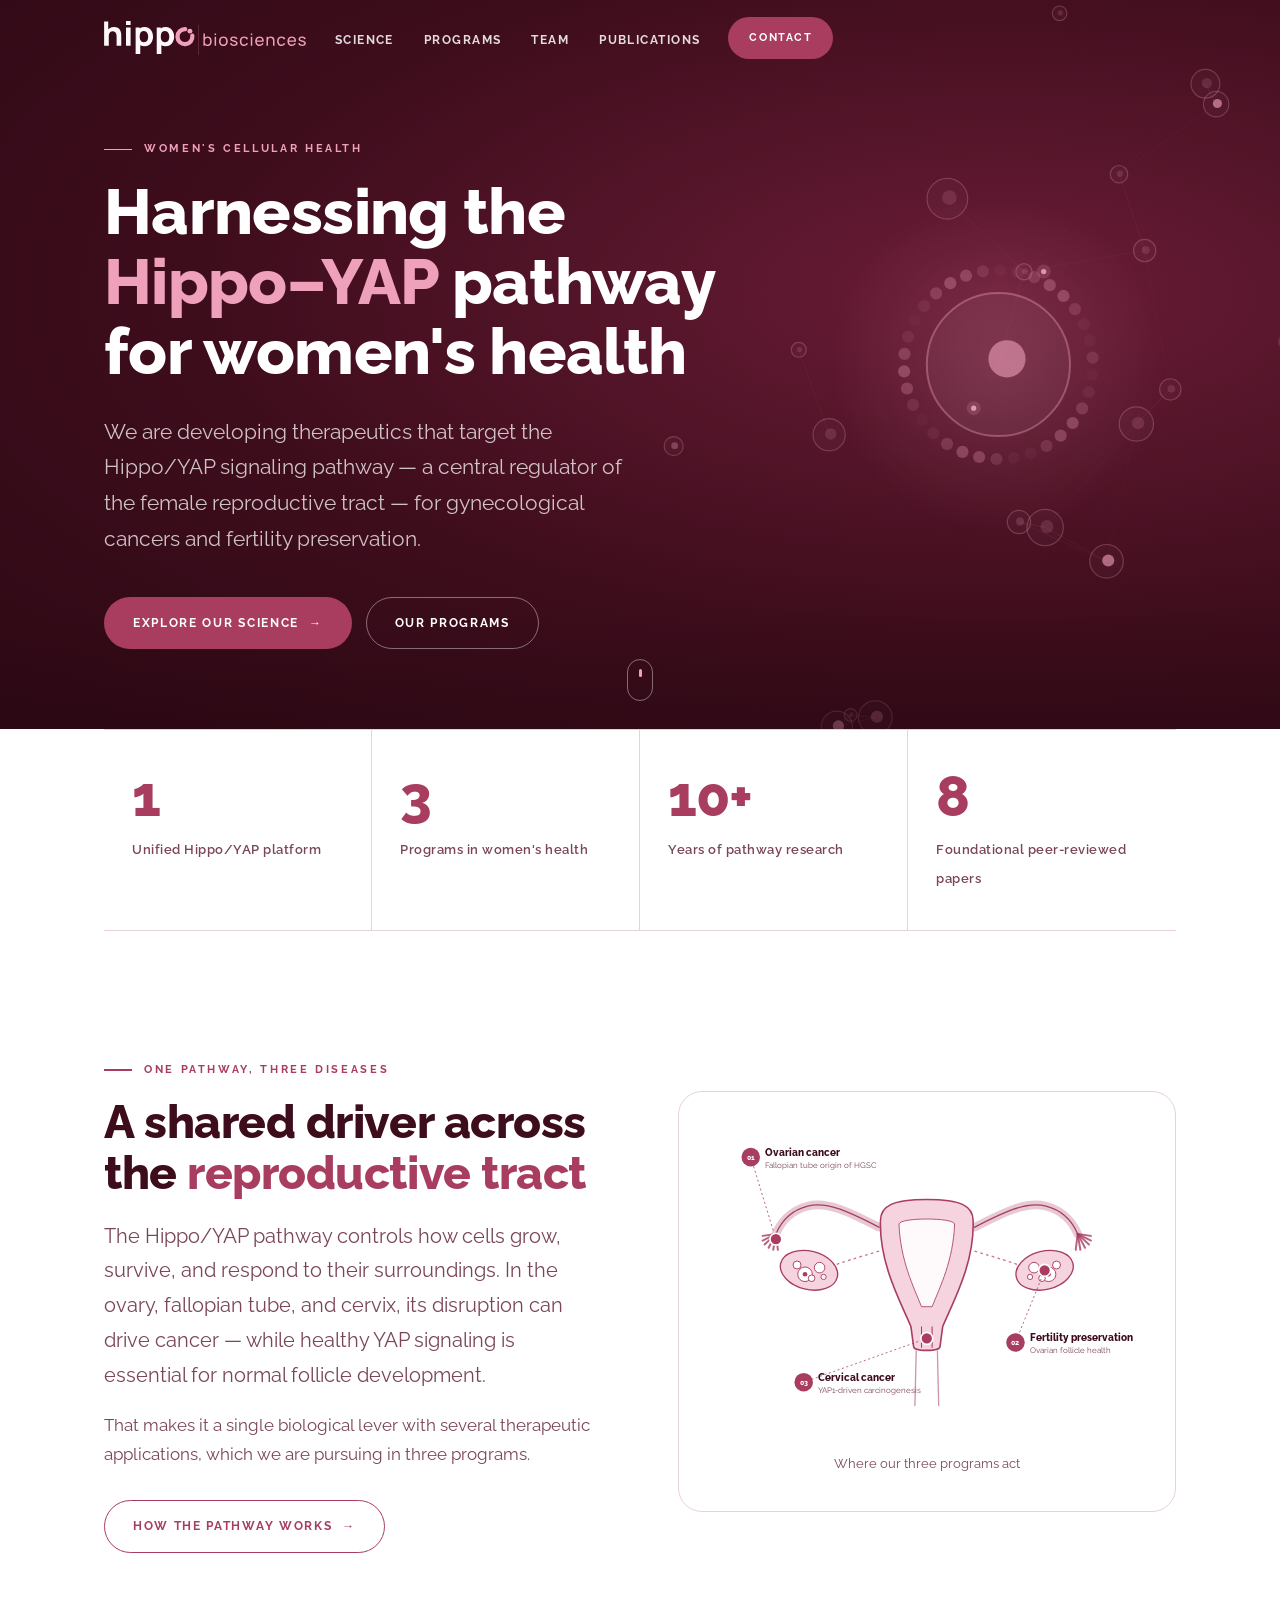
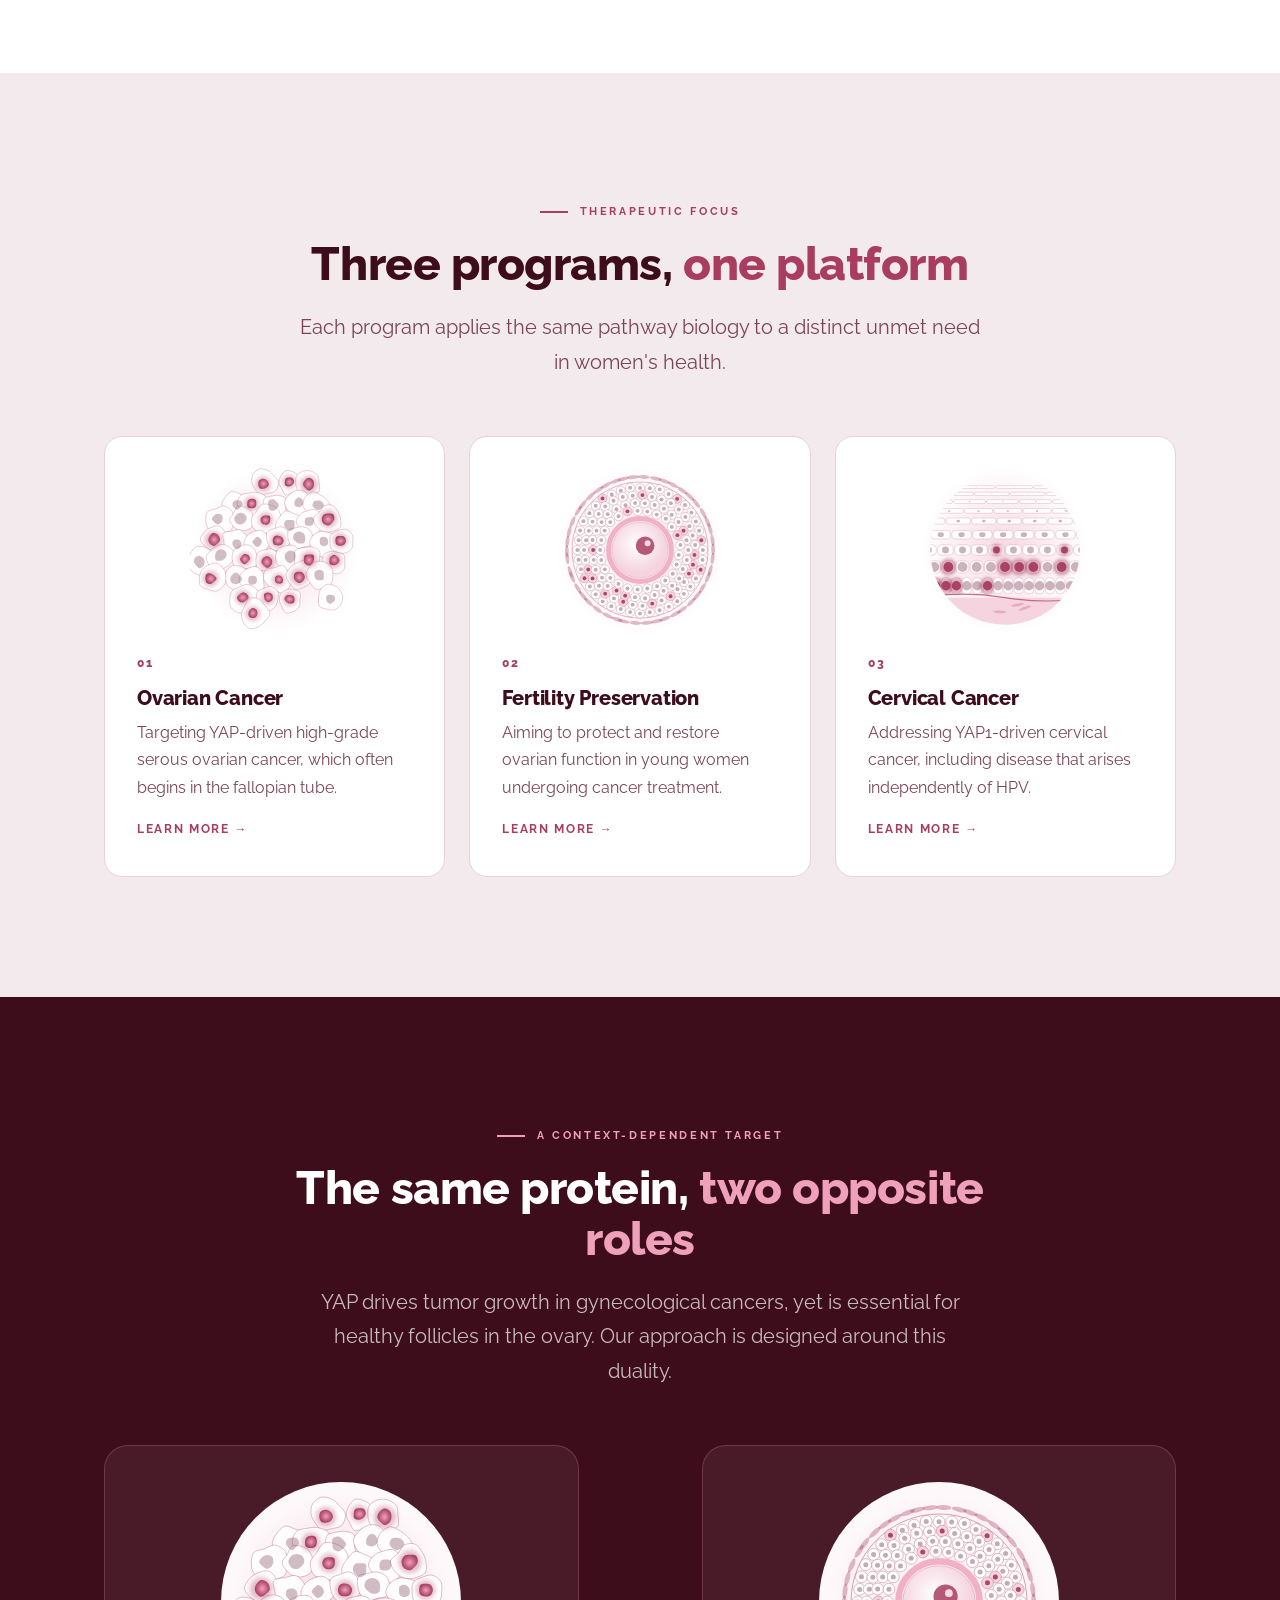
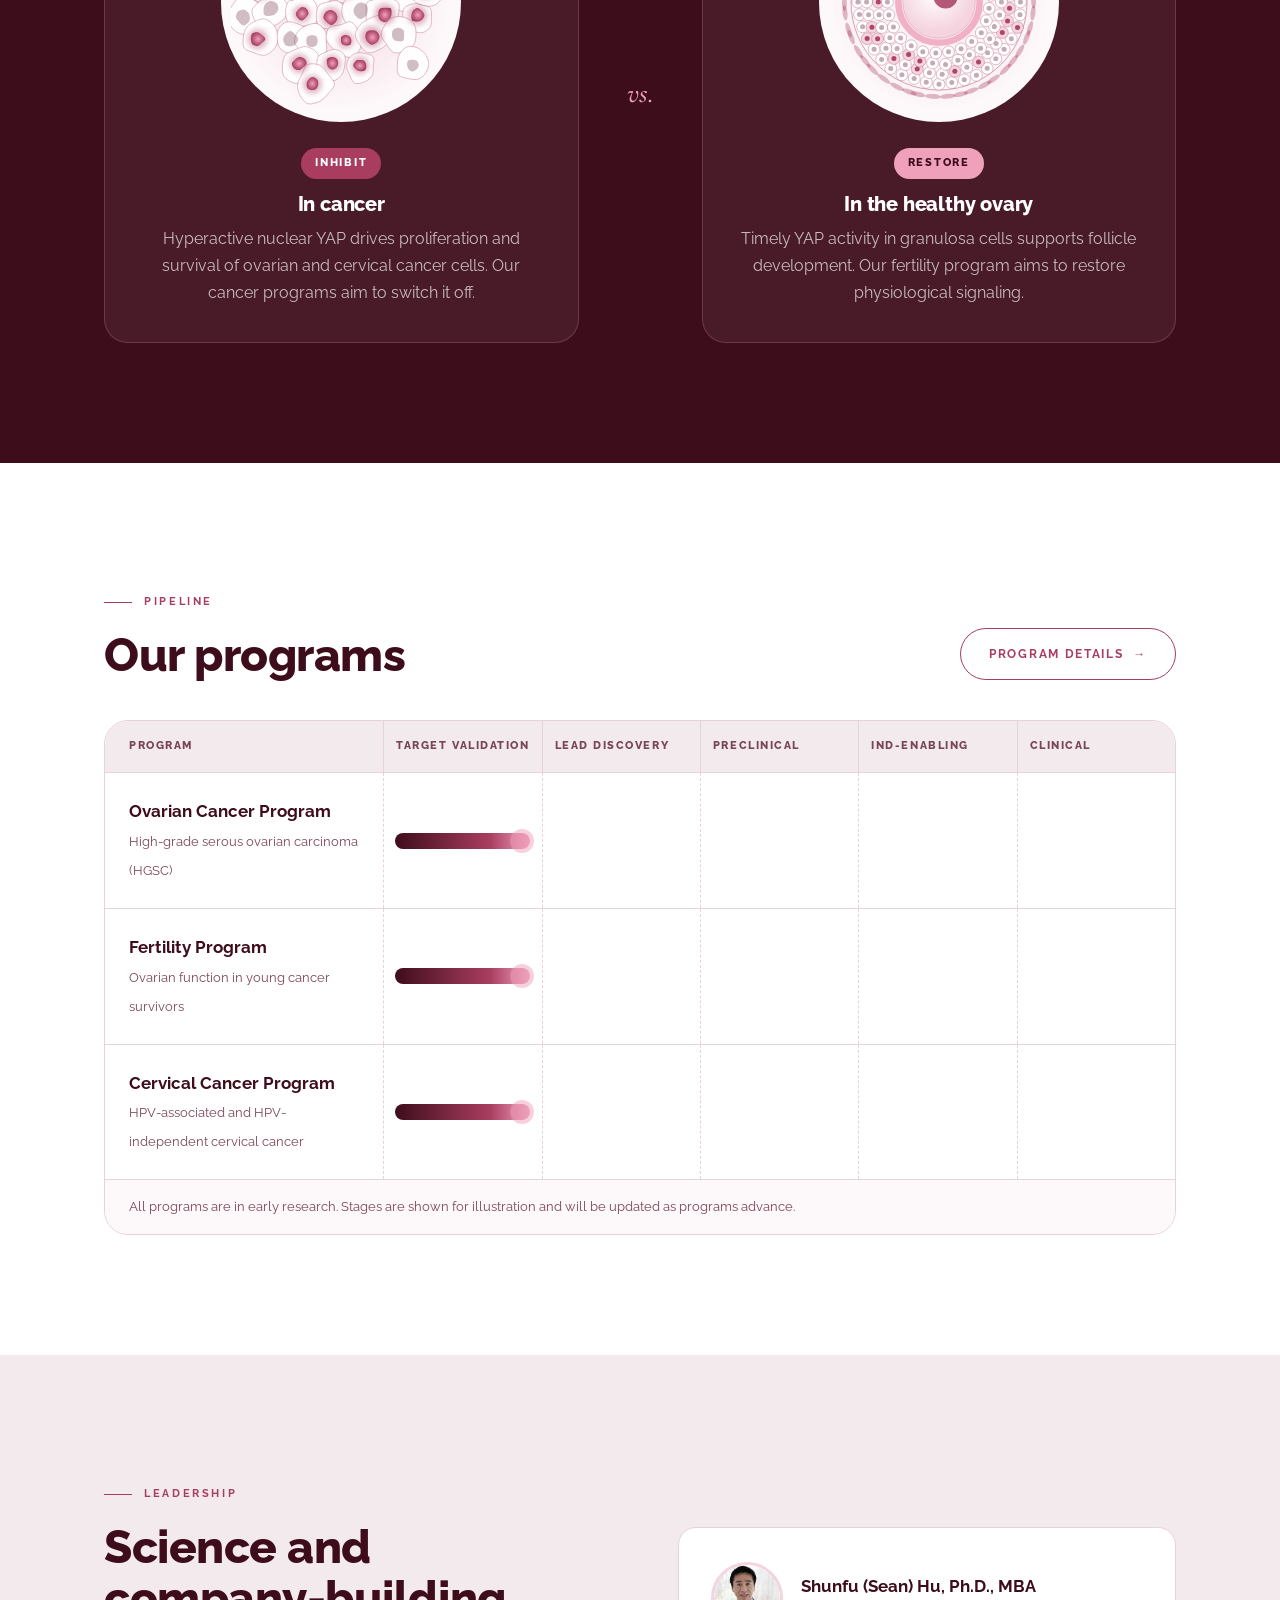
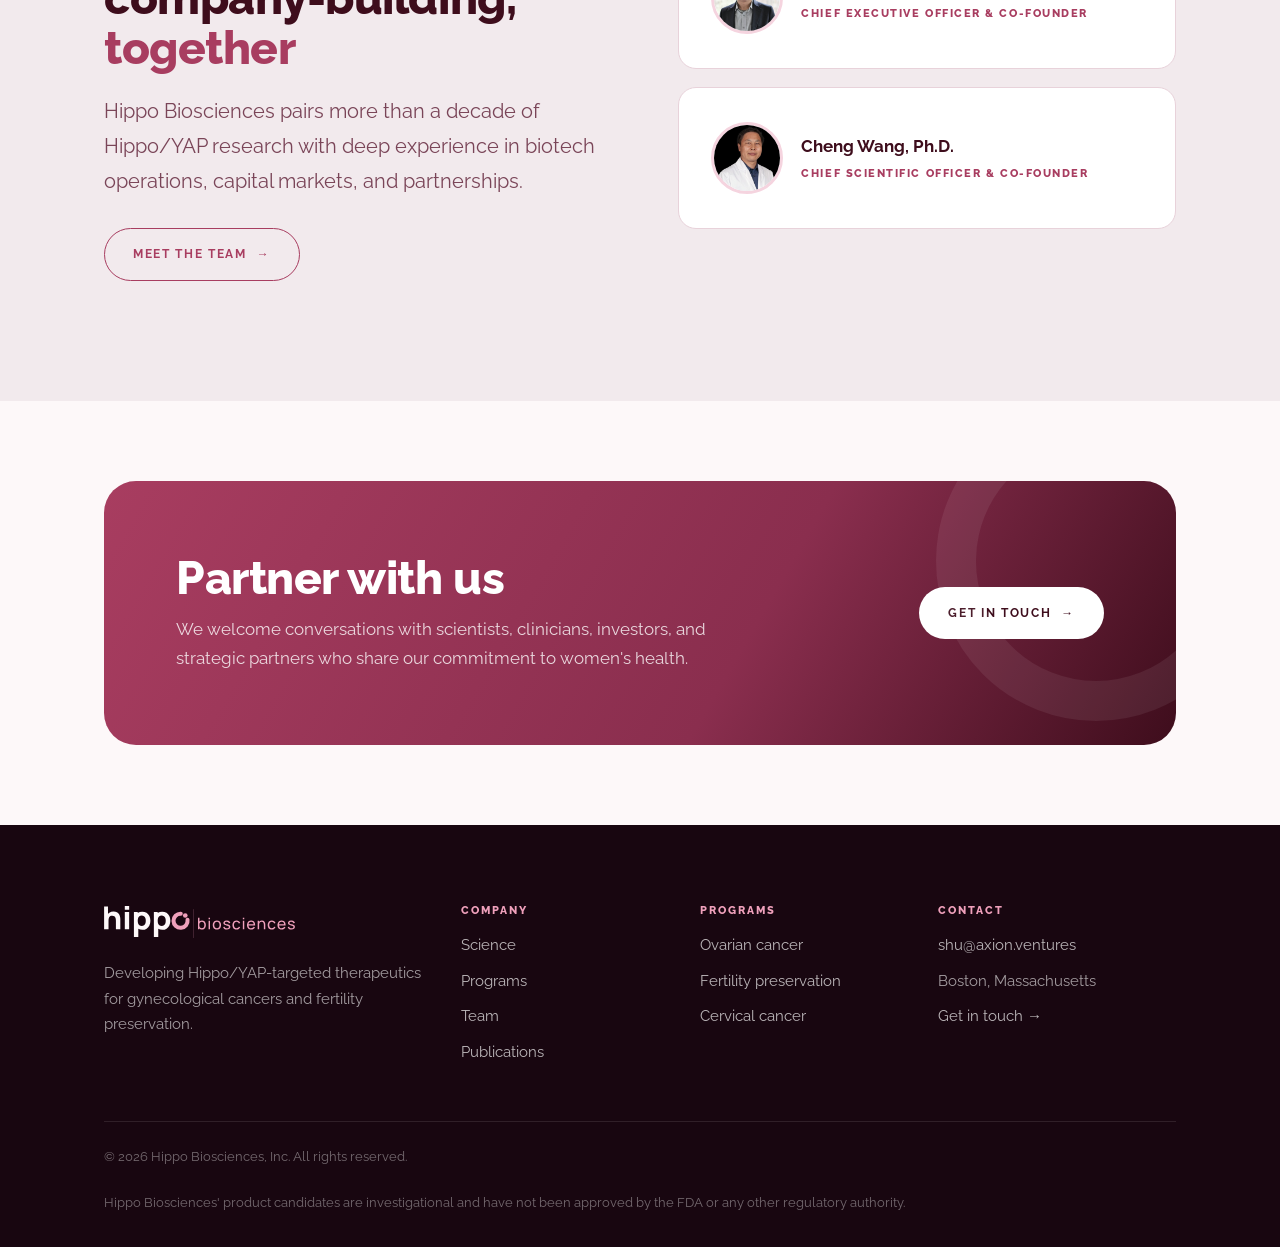
<file: index.html>
<!DOCTYPE html>
<html lang="en">
<head>
<meta charset="utf-8">
<script>document.documentElement.className+=" js"</script>
<meta name="viewport" content="width=device-width, initial-scale=1">
<title>Hippo Biosciences</title>
<meta name="description" content="Hippo Biosciences develops Hippo/YAP-targeted therapeutics for ovarian cancer, cervical cancer, and fertility preservation.">
<link rel="canonical" href="https://hippobtx.com/">
<meta name="theme-color" content="#3E0D1C">
<link rel="icon" href="assets/brand/favicon.svg" type="image/svg+xml">
<link rel="apple-touch-icon" href="assets/brand/apple-touch-icon.png">
<meta property="og:type" content="website">
<meta property="og:site_name" content="Hippo Biosciences">
<meta property="og:url" content="https://hippobtx.com/">
<meta property="og:title" content="Hippo Biosciences">
<meta property="og:description" content="Hippo Biosciences develops Hippo/YAP-targeted therapeutics for ovarian cancer, cervical cancer, and fertility preservation.">
<meta property="og:image" content="https://hippobtx.com/assets/img/share.png">
<meta name="twitter:card" content="summary_large_image">
<link rel="preload" href="assets/fonts/raleway-800.woff2" as="font" type="font/woff2" crossorigin>
<link rel="preload" href="assets/fonts/raleway-400.woff2" as="font" type="font/woff2" crossorigin>
<link rel="stylesheet" href="assets/css/site.css">
</head>
<body>
<a class="skip" href="#main">Skip to content</a>
<header class="site-header over-dark">
  <div class="wrap">
    <a class="brand" href="index.html" aria-label="Hippo Biosciences home">
      <img class="on-light" src="assets/brand/logo.svg" alt="Hippo Biosciences" width="203" height="36">
      <img class="on-dark" src="assets/brand/logo-white.svg" alt="Hippo Biosciences" width="203" height="36">
    </a>
    <nav aria-label="Main"><ul class="nav"><li><a href="science.html">Science</a></li><li><a href="programs.html">Programs</a></li><li><a href="team.html">Team</a></li><li><a href="publications.html">Publications</a></li></ul></nav>
    <a class="btn btn-rose header-cta" href="contact.html">Contact</a>
    <button class="menu-btn" aria-label="Menu" aria-expanded="false" aria-controls="mobile-nav"><span></span><span></span><span></span></button>
  </div>
</header>
<nav class="mobile-nav" id="mobile-nav" aria-label="Mobile"><a href="index.html" aria-current="page">Home</a><a href="science.html">Science</a><a href="programs.html">Programs</a><a href="team.html">Team</a><a href="publications.html">Publications</a><a href="contact.html">Contact</a></nav>
<main id="main">

<section class="hero">
  <canvas aria-hidden="true"></canvas>
  <div class="wrap">
    <div class="hero-copy">
      <div class="eyebrow">Women's cellular health</div>
      <h1>Harnessing the <em>Hippo&ndash;YAP</em> pathway for women's health</h1>
      <p>We are developing therapeutics that target the Hippo/YAP signaling pathway &mdash; a central regulator of the female reproductive tract &mdash; for gynecological cancers and fertility preservation.</p>
      <div class="btns"><a class="btn btn-rose" href="science.html">Explore our science <span class="arr" aria-hidden="true">&rarr;</span></a><a class="btn btn-ghost" href="programs.html">Our programs</a></div>
    </div>
  </div>
  <span class="scroll-cue" aria-hidden="true"></span>
</section>

<section class="bg-white"><div class="wrap">
  <div class="stats">
    <div class="stat reveal"><b>1</b><span>Unified Hippo/YAP platform</span></div>
    <div class="stat reveal d1"><b>3</b><span>Programs in women's health</span></div>
    <div class="stat reveal d2"><b>10+</b><span>Years of pathway research</span></div>
    <div class="stat reveal d3"><b>8</b><span>Foundational peer-reviewed papers</span></div>
  </div>
</div></section>

<section class="section bg-white"><div class="wrap grid-2">
  <div class="reveal">
    <div class="eyebrow">One pathway, three diseases</div>
    <h2>A shared driver across the <em>reproductive tract</em></h2>
    <p class="lead">The Hippo/YAP pathway controls how cells grow, survive, and respond to their surroundings. In the ovary, fallopian tube, and cervix, its disruption can drive cancer &mdash; while healthy YAP signaling is essential for normal follicle development.</p>
    <p class="muted" style="margin-top:18px">That makes it a single biological lever with several therapeutic applications, which we are pursuing in three programs.</p>
    <div class="btns" style="margin-top:32px"><a class="btn btn-line" href="science.html">How the pathway works <span class="arr" aria-hidden="true">&rarr;</span></a></div>
  </div>
  <figure class="figure reveal d1"><svg xmlns="http://www.w3.org/2000/svg" viewBox="0 0 640 470" class="tract" role="img" aria-label="Illustration of the female reproductive tract showing the ovary, fallopian tube and cervix"><path d="M 248 150 C 205 128 170 110 140 118 C 112 125 98 146 92 160" fill="none" stroke="#A83D60" stroke-width="13" stroke-linecap="round" opacity=".28"/><path d="M 248 150 C 205 128 170 110 140 118 C 112 125 98 146 92 160" fill="none" stroke="#A83D60" stroke-width="2" stroke-linecap="round"/><path d="M 392 150 C 435 128 470 110 500 118 C 528 125 542 146 548 160" fill="none" stroke="#A83D60" stroke-width="13" stroke-linecap="round" opacity=".28"/><path d="M 392 150 C 435 128 470 110 500 118 C 528 125 542 146 548 160" fill="none" stroke="#A83D60" stroke-width="2" stroke-linecap="round"/><line x1="92" y1="160" x2="72" y2="163" stroke="#A83D60" stroke-width="3" stroke-linecap="round" opacity=".8"/><line x1="92" y1="160" x2="72" y2="170" stroke="#A83D60" stroke-width="3" stroke-linecap="round" opacity=".8"/><line x1="92" y1="160" x2="75" y2="176" stroke="#A83D60" stroke-width="3" stroke-linecap="round" opacity=".8"/><line x1="92" y1="160" x2="81" y2="181" stroke="#A83D60" stroke-width="3" stroke-linecap="round" opacity=".8"/><line x1="92" y1="160" x2="88" y2="184" stroke="#A83D60" stroke-width="3" stroke-linecap="round" opacity=".8"/><line x1="92" y1="160" x2="95" y2="184" stroke="#A83D60" stroke-width="3" stroke-linecap="round" opacity=".8"/><line x1="548" y1="160" x2="568" y2="163" stroke="#A83D60" stroke-width="3" stroke-linecap="round" opacity=".8"/><line x1="548" y1="160" x2="568" y2="170" stroke="#A83D60" stroke-width="3" stroke-linecap="round" opacity=".8"/><line x1="548" y1="160" x2="565" y2="176" stroke="#A83D60" stroke-width="3" stroke-linecap="round" opacity=".8"/><line x1="548" y1="160" x2="559" y2="181" stroke="#A83D60" stroke-width="3" stroke-linecap="round" opacity=".8"/><line x1="548" y1="160" x2="552" y2="184" stroke="#A83D60" stroke-width="3" stroke-linecap="round" opacity=".8"/><line x1="548" y1="160" x2="545" y2="184" stroke="#A83D60" stroke-width="3" stroke-linecap="round" opacity=".8"/><path d="M 248 186 Q 200 200 172 210" fill="none" stroke="#A83D60" stroke-width="2" stroke-dasharray="4 5" opacity=".7"/><ellipse cx="142" cy="215" rx="44" ry="29" transform="rotate(14 142 215)" fill="#F5D4DF" stroke="#A83D60" stroke-width="2"/><circle cx="158" cy="211" r="8" fill="#fff" stroke="#A83D60" stroke-width="1.4"/><circle cx="136" cy="221" r="11" fill="#fff" stroke="#A83D60" stroke-width="1.4"/><circle cx="124" cy="207" r="6" fill="#fff" stroke="#A83D60" stroke-width="1.4"/><circle cx="146" cy="227" r="5" fill="#fff" stroke="#A83D60" stroke-width="1.4"/><circle cx="164" cy="225" r="4" fill="#fff" stroke="#A83D60" stroke-width="1.4"/><circle cx="136" cy="221" r="3.5" fill="#A83D60"/><path d="M 392 186 Q 440 200 468 210" fill="none" stroke="#A83D60" stroke-width="2" stroke-dasharray="4 5" opacity=".7"/><ellipse cx="498" cy="215" rx="44" ry="29" transform="rotate(-14 498 215)" fill="#F5D4DF" stroke="#A83D60" stroke-width="2"/><circle cx="482" cy="211" r="8" fill="#fff" stroke="#A83D60" stroke-width="1.4"/><circle cx="504" cy="221" r="11" fill="#fff" stroke="#A83D60" stroke-width="1.4"/><circle cx="516" cy="207" r="6" fill="#fff" stroke="#A83D60" stroke-width="1.4"/><circle cx="494" cy="227" r="5" fill="#fff" stroke="#A83D60" stroke-width="1.4"/><circle cx="476" cy="225" r="4" fill="#fff" stroke="#A83D60" stroke-width="1.4"/><circle cx="504" cy="221" r="3.5" fill="#A83D60"/><path d="M 250 140 C 250 118 268 108 320 108 C 372 108 390 118 390 140 C 392 205 360 262 344 300 L 340 330 C 340 338 300 338 300 330 L 296 300 C 280 262 248 205 250 140 Z" fill="#F5D4DF" stroke="#A83D60" stroke-width="2.4"/><path d="M 278 145 C 280 135 360 135 362 145 C 360 200 340 240 328 270 L 312 270 C 300 240 280 200 278 145 Z" fill="#fff" stroke="#A83D60" stroke-width="1.4" opacity=".9"/><path d="M 304 336 L 302 420 M 336 336 L 338 420" stroke="#A83D60" stroke-width="2" opacity=".55"/><path d="M 312 300 L 312 332 M 328 300 L 328 332" stroke="#A83D60" stroke-width="1.6"/><path d="M 92 168 L 54 44" stroke="#A83D60" stroke-width="1.2" stroke-dasharray="3 4"/><circle cx="92" cy="168" r="9" fill="#A83D60" stroke="#fff" stroke-width="2.5" class="pulse"/><circle cx="54" cy="44" r="14" fill="#A83D60"/><text x="54" y="48" text-anchor="middle" font-size="11" font-weight="800" fill="#fff" font-family="Raleway,Arial,sans-serif">01</text><text x="76" y="42" font-size="15" font-weight="800" fill="#3E0D1C" font-family="Raleway,Arial,sans-serif">Ovarian cancer</text><text x="76" y="60" font-size="12" fill="#7A4558" font-family="Raleway,Arial,sans-serif">Fallopian tube origin of HGSC</text><path d="M 498 215 L 454 324" stroke="#A83D60" stroke-width="1.2" stroke-dasharray="3 4"/><circle cx="498" cy="215" r="9" fill="#A83D60" stroke="#fff" stroke-width="2.5" class="pulse"/><circle cx="454" cy="324" r="14" fill="#A83D60"/><text x="454" y="328" text-anchor="middle" font-size="11" font-weight="800" fill="#fff" font-family="Raleway,Arial,sans-serif">02</text><text x="476" y="322" font-size="15" font-weight="800" fill="#3E0D1C" font-family="Raleway,Arial,sans-serif">Fertility preservation</text><text x="476" y="340" font-size="12" fill="#7A4558" font-family="Raleway,Arial,sans-serif">Ovarian follicle health</text><path d="M 320 318 L 134 384" stroke="#A83D60" stroke-width="1.2" stroke-dasharray="3 4"/><circle cx="320" cy="318" r="9" fill="#A83D60" stroke="#fff" stroke-width="2.5" class="pulse"/><circle cx="134" cy="384" r="14" fill="#A83D60"/><text x="134" y="388" text-anchor="middle" font-size="11" font-weight="800" fill="#fff" font-family="Raleway,Arial,sans-serif">03</text><text x="156" y="382" font-size="15" font-weight="800" fill="#3E0D1C" font-family="Raleway,Arial,sans-serif">Cervical cancer</text><text x="156" y="400" font-size="12" fill="#7A4558" font-family="Raleway,Arial,sans-serif">YAP1-driven carcinogenesis</text></svg><figcaption>Where our three programs act</figcaption></figure>
</div></section>

<section class="section bg-mist"><div class="wrap">
  <div class="center" style="max-width:720px;margin:0 auto 56px">
    <div class="eyebrow">Therapeutic focus</div>
    <h2>Three programs, <em>one platform</em></h2>
    <p class="lead" style="margin:0 auto">Each program applies the same pathway biology to a distinct unmet need in women's health.</p>
  </div>
  <div class="grid-3">
    <a class="card reveal" href="programs.html#ovarian"><div class="card-art"><svg xmlns="http://www.w3.org/2000/svg" viewBox="0 0 360 360" class="illus" aria-hidden="true"><defs><radialGradient id="h1g"><stop offset="0" stop-color="#EFA0BB"/><stop offset="1" stop-color="#A83D60"/></radialGradient><radialGradient id="h1bg"><stop offset="0" stop-color="#F5D4DF" stop-opacity=".9"/><stop offset="1" stop-color="#F5D4DF" stop-opacity="0"/></radialGradient><filter id="h1glow" x="-50%" y="-50%" width="200%" height="200%"><feGaussianBlur stdDeviation="4"/></filter></defs><circle cx="180.0" cy="180.0" r="176.4" fill="url(#h1bg)"/><path d="M 187.3 36.8 C 188.0 42.2 185.1 50.6 181.3 54.5 C 177.5 58.4 170.0 58.9 164.6 60.1 C 159.2 61.3 153.3 63.4 148.9 61.8 C 144.5 60.2 141.1 54.7 138.1 50.5 C 135.1 46.3 131.8 41.9 131.1 36.8 C 130.3 31.7 130.6 24.4 133.4 19.7 C 136.2 14.9 142.5 9.7 147.7 8.4 C 153.0 7.1 160.2 9.5 165.1 11.8 C 170.0 14.1 173.4 18.0 177.2 22.1 C 180.9 26.3 186.6 31.4 187.3 36.8 Z" fill="#fff" fill-opacity=".9" stroke="#A83D60" stroke-opacity=".45" stroke-width="1.2"/><path d="M 237.3 37.3 C 238.0 42.4 237.6 50.6 234.4 54.1 C 231.2 57.6 223.4 56.8 218.1 58.4 C 212.8 59.9 206.8 64.8 202.8 63.3 C 198.8 61.9 196.4 54.1 194.0 49.8 C 191.6 45.5 188.8 41.6 188.6 37.3 C 188.3 32.9 190.3 28.0 192.7 23.8 C 195.1 19.6 198.7 13.4 203.0 11.9 C 207.3 10.4 214.0 12.8 218.6 14.7 C 223.2 16.6 227.5 19.4 230.7 23.2 C 233.8 26.9 236.7 32.1 237.3 37.3 Z" fill="#fff" fill-opacity=".9" stroke="#A83D60" stroke-opacity=".45" stroke-width="1.2"/><path d="M 273.2 38.5 C 273.5 44.1 275.8 52.2 273.0 56.0 C 270.3 59.9 261.9 60.2 256.5 61.7 C 251.0 63.2 245.1 66.4 240.4 65.0 C 235.7 63.6 231.1 57.9 228.3 53.5 C 225.6 49.1 224.2 43.8 223.9 38.5 C 223.6 33.3 223.5 26.4 226.3 22.1 C 229.1 17.8 235.4 14.2 240.6 12.7 C 245.7 11.2 252.1 11.6 257.2 13.2 C 262.2 14.9 268.1 18.5 270.8 22.7 C 273.4 26.9 272.8 33.0 273.2 38.5 Z" fill="#fff" fill-opacity=".9" stroke="#A83D60" stroke-opacity=".45" stroke-width="1.2"/><path d="M 121.9 84.5 C 121.3 89.8 120.2 94.5 117.6 99.0 C 115.0 103.4 111.2 109.3 106.5 111.4 C 101.7 113.5 94.1 113.3 88.9 111.5 C 83.8 109.7 79.1 105.1 75.5 100.6 C 71.9 96.1 67.6 89.9 67.5 84.5 C 67.4 79.0 71.5 72.7 74.9 67.9 C 78.4 63.1 83.3 56.9 88.4 55.7 C 93.4 54.5 99.9 58.9 105.4 60.9 C 110.9 62.8 118.6 63.3 121.4 67.3 C 124.2 71.2 122.6 79.2 121.9 84.5 Z" fill="#fff" fill-opacity=".9" stroke="#A83D60" stroke-opacity=".45" stroke-width="1.2"/><path d="M 166.2 83.4 C 165.7 89.1 159.7 95.1 155.6 99.4 C 151.6 103.7 147.4 106.7 142.0 109.2 C 136.7 111.8 128.5 116.3 123.5 114.6 C 118.6 112.8 116.3 104.0 112.4 98.8 C 108.5 93.6 101.0 89.1 100.2 83.4 C 99.4 77.6 103.1 68.4 107.4 64.3 C 111.7 60.3 120.0 60.2 125.8 59.2 C 131.5 58.1 136.3 57.2 141.8 58.2 C 147.3 59.2 154.6 61.0 158.7 65.2 C 162.8 69.4 166.8 77.7 166.2 83.4 Z" fill="#fff" fill-opacity=".9" stroke="#A83D60" stroke-opacity=".45" stroke-width="1.2"/><path d="M 202.0 86.3 C 202.2 91.8 205.1 99.0 202.6 103.0 C 200.2 106.9 192.7 108.4 187.5 110.0 C 182.2 111.7 175.4 114.6 171.1 112.9 C 166.8 111.2 164.2 104.0 161.6 99.6 C 158.9 95.1 155.6 91.2 155.0 86.3 C 154.4 81.5 154.8 73.9 157.9 70.4 C 160.9 67.0 168.2 66.8 173.1 65.8 C 177.9 64.8 182.1 63.6 186.9 64.4 C 191.7 65.1 199.1 66.8 201.6 70.4 C 204.2 74.1 201.8 80.9 202.0 86.3 Z" fill="#fff" fill-opacity=".9" stroke="#A83D60" stroke-opacity=".45" stroke-width="1.2"/><path d="M 265.3 78.9 C 265.4 83.9 256.5 89.5 252.4 94.1 C 248.2 98.8 245.7 104.5 240.6 107.0 C 235.4 109.5 227.1 111.1 221.6 109.3 C 216.1 107.5 211.1 101.3 207.6 96.3 C 204.0 91.2 199.8 84.4 200.2 78.9 C 200.6 73.5 206.1 67.4 210.0 63.3 C 213.9 59.3 218.7 56.2 223.6 54.8 C 228.5 53.3 234.7 52.9 239.4 54.4 C 244.1 56.0 247.4 60.1 251.8 64.2 C 256.1 68.3 265.2 73.9 265.3 78.9 Z" fill="#fff" fill-opacity=".9" stroke="#A83D60" stroke-opacity=".45" stroke-width="1.2"/><path d="M 297.0 86.5 C 297.6 91.6 295.4 99.1 292.1 102.9 C 288.8 106.8 282.1 108.4 277.0 109.6 C 272.0 110.7 266.5 111.3 262.0 109.9 C 257.4 108.5 253.3 104.9 249.5 101.0 C 245.8 97.2 240.2 92.0 239.3 86.5 C 238.3 81.0 240.5 72.9 244.0 67.9 C 247.4 63.0 254.5 57.7 259.9 57.0 C 265.4 56.3 272.1 61.3 276.9 63.9 C 281.7 66.5 285.2 68.9 288.5 72.7 C 291.9 76.5 296.4 81.5 297.0 86.5 Z" fill="#fff" fill-opacity=".9" stroke="#A83D60" stroke-opacity=".45" stroke-width="1.2"/><path d="M 91.6 116.8 C 91.5 123.2 91.7 131.3 88.3 135.8 C 84.9 140.2 76.8 142.0 70.9 143.5 C 65.0 145.0 58.6 146.3 53.1 144.8 C 47.7 143.3 41.4 139.0 38.1 134.4 C 34.8 129.7 33.3 122.8 33.2 116.8 C 33.1 110.9 33.9 102.8 37.4 98.8 C 41.0 94.8 48.7 95.0 54.5 93.0 C 60.2 91.0 66.3 86.0 72.0 86.8 C 77.7 87.5 85.7 92.4 88.9 97.4 C 92.2 102.5 91.7 110.4 91.6 116.8 Z" fill="#fff" fill-opacity=".9" stroke="#A83D60" stroke-opacity=".45" stroke-width="1.2"/><path d="M 133.6 115.5 C 133.6 120.8 133.6 127.5 130.7 131.4 C 127.8 135.3 121.2 137.7 116.4 138.7 C 111.6 139.6 106.1 138.7 101.9 137.1 C 97.6 135.4 93.8 132.3 90.7 128.7 C 87.7 125.1 83.5 119.8 83.7 115.5 C 83.8 111.3 89.0 107.5 91.7 103.1 C 94.4 98.6 95.8 90.9 100.1 88.7 C 104.4 86.4 112.3 87.5 117.3 89.4 C 122.4 91.2 127.8 95.5 130.5 99.8 C 133.2 104.2 133.5 110.3 133.6 115.5 Z" fill="#fff" fill-opacity=".9" stroke="#A83D60" stroke-opacity=".45" stroke-width="1.2"/><path d="M 192.4 114.9 C 191.9 120.8 188.4 126.8 184.9 131.5 C 181.4 136.3 176.6 141.7 171.3 143.5 C 166.0 145.4 159.1 144.1 153.0 142.7 C 146.9 141.2 138.6 139.3 134.8 134.7 C 130.9 130.1 129.1 120.8 130.0 114.9 C 130.9 109.0 136.6 104.3 140.2 99.1 C 143.9 93.9 146.6 85.9 151.8 83.5 C 157.1 81.2 165.7 82.9 171.7 85.0 C 177.7 87.1 184.3 91.3 187.7 96.2 C 191.1 101.2 192.9 109.0 192.4 114.9 Z" fill="#fff" fill-opacity=".9" stroke="#A83D60" stroke-opacity=".45" stroke-width="1.2"/><path d="M 240.5 126.8 C 241.2 132.7 241.8 140.8 238.8 145.9 C 235.8 151.1 228.5 155.9 222.5 157.6 C 216.5 159.3 208.9 158.0 203.0 156.0 C 197.1 153.9 190.7 150.1 187.1 145.2 C 183.5 140.4 180.7 132.6 181.1 126.8 C 181.6 121.0 186.2 115.2 189.8 110.3 C 193.4 105.4 197.8 98.6 202.9 97.4 C 208.0 96.2 214.9 100.9 220.2 103.1 C 225.5 105.3 231.3 106.7 234.7 110.7 C 238.0 114.6 239.8 120.9 240.5 126.8 Z" fill="#fff" fill-opacity=".9" stroke="#A83D60" stroke-opacity=".45" stroke-width="1.2"/><path d="M 278.3 121.2 C 278.0 126.4 278.7 131.8 276.4 136.3 C 274.0 140.7 269.2 146.0 264.3 147.9 C 259.4 149.8 251.8 149.8 247.1 147.8 C 242.3 145.7 239.5 140.1 235.8 135.7 C 232.2 131.2 225.6 126.4 225.0 121.2 C 224.5 116.1 229.0 108.7 232.8 104.6 C 236.6 100.6 242.6 98.8 247.8 97.1 C 253.1 95.4 259.4 93.1 264.4 94.4 C 269.4 95.8 275.5 100.7 277.9 105.1 C 280.2 109.6 278.5 116.1 278.3 121.2 Z" fill="#fff" fill-opacity=".9" stroke="#A83D60" stroke-opacity=".45" stroke-width="1.2"/><path d="M 318.7 113.3 C 319.6 118.9 320.9 127.3 318.0 131.9 C 315.1 136.4 307.0 138.9 301.3 140.4 C 295.5 141.9 289.0 142.5 283.5 140.8 C 278.1 139.2 272.4 135.2 268.6 130.6 C 264.9 126.0 260.2 118.5 261.1 113.3 C 262.0 108.2 270.1 104.2 273.8 99.8 C 277.6 95.3 279.2 88.9 283.8 86.5 C 288.4 84.1 296.7 83.5 301.5 85.5 C 306.4 87.5 309.9 93.9 312.8 98.6 C 315.6 103.2 317.9 107.8 318.7 113.3 Z" fill="#fff" fill-opacity=".9" stroke="#A83D60" stroke-opacity=".45" stroke-width="1.2"/><path d="M 74.4 158.0 C 74.0 163.0 73.6 168.0 71.1 172.0 C 68.6 176.0 64.0 180.8 59.6 182.1 C 55.2 183.4 49.3 181.5 44.7 179.9 C 40.1 178.3 35.9 175.9 32.1 172.3 C 28.4 168.6 22.3 163.0 22.0 158.0 C 21.6 153.0 26.5 146.4 30.1 142.2 C 33.7 138.0 38.4 135.0 43.6 132.8 C 48.8 130.6 56.2 127.6 61.2 129.1 C 66.2 130.7 71.4 137.3 73.6 142.1 C 75.8 147.0 74.8 153.0 74.4 158.0 Z" fill="#fff" fill-opacity=".9" stroke="#A83D60" stroke-opacity=".45" stroke-width="1.2"/><path d="M 128.9 165.3 C 129.7 171.1 128.1 180.5 124.3 184.6 C 120.4 188.7 111.7 188.2 105.6 189.9 C 99.6 191.6 93.8 195.6 88.1 194.7 C 82.4 193.7 74.0 189.3 71.4 184.4 C 68.7 179.5 72.2 171.8 72.0 165.3 C 71.8 158.8 67.1 149.5 70.0 145.2 C 72.9 141.0 83.2 141.2 89.4 139.9 C 95.5 138.5 101.8 135.4 106.8 137.0 C 111.8 138.6 115.6 144.8 119.3 149.5 C 123.0 154.2 128.1 159.4 128.9 165.3 Z" fill="#fff" fill-opacity=".9" stroke="#A83D60" stroke-opacity=".45" stroke-width="1.2"/><path d="M 170.0 165.2 C 169.4 170.1 163.9 173.9 160.8 178.8 C 157.7 183.7 156.1 192.6 151.6 194.5 C 147.1 196.4 139.2 192.4 133.9 190.2 C 128.7 188.0 123.3 185.3 120.1 181.2 C 116.8 177.0 114.1 170.4 114.2 165.2 C 114.4 160.0 117.8 154.0 121.2 150.0 C 124.5 146.0 129.4 143.2 134.3 141.3 C 139.2 139.3 145.8 137.0 150.8 138.2 C 155.8 139.5 161.1 144.5 164.3 149.0 C 167.5 153.5 170.6 160.2 170.0 165.2 Z" fill="#fff" fill-opacity=".9" stroke="#A83D60" stroke-opacity=".45" stroke-width="1.2"/><path d="M 213.2 158.4 C 212.7 163.5 208.6 169.1 205.2 172.6 C 201.7 176.0 196.9 177.7 192.5 179.1 C 188.0 180.5 182.5 182.2 178.5 180.9 C 174.4 179.6 170.6 175.1 168.0 171.3 C 165.4 167.6 163.7 163.3 162.9 158.4 C 162.1 153.6 160.7 146.0 163.3 142.1 C 165.8 138.2 172.8 136.7 178.1 134.9 C 183.3 133.0 189.7 129.7 194.7 130.9 C 199.7 132.1 205.1 137.5 208.2 142.1 C 211.3 146.7 213.7 153.4 213.2 158.4 Z" fill="#fff" fill-opacity=".9" stroke="#A83D60" stroke-opacity=".45" stroke-width="1.2"/><path d="M 259.6 154.2 C 259.6 159.6 257.6 167.2 254.0 170.5 C 250.4 173.8 243.2 172.5 238.0 174.2 C 232.9 175.8 227.3 181.3 223.0 180.3 C 218.8 179.3 214.9 172.5 212.3 168.2 C 209.7 163.8 208.0 159.3 207.4 154.2 C 206.8 149.1 206.0 141.3 208.9 137.8 C 211.8 134.2 219.6 134.1 224.6 133.0 C 229.7 131.8 234.2 130.1 239.1 130.9 C 244.0 131.7 250.5 134.0 253.9 137.9 C 257.4 141.8 259.6 148.8 259.6 154.2 Z" fill="#fff" fill-opacity=".9" stroke="#A83D60" stroke-opacity=".45" stroke-width="1.2"/><path d="M 311.0 165.4 C 311.5 171.4 312.4 179.7 309.3 184.6 C 306.3 189.6 298.5 193.6 292.6 195.1 C 286.6 196.5 278.8 195.8 273.9 193.2 C 268.9 190.7 266.2 184.6 262.8 180.0 C 259.4 175.4 253.9 170.6 253.4 165.4 C 253.0 160.2 256.7 153.0 260.3 149.0 C 263.9 144.9 270.0 142.1 275.0 141.0 C 280.0 139.9 285.2 141.0 290.4 142.3 C 295.6 143.6 302.6 144.7 306.0 148.6 C 309.5 152.4 310.4 159.4 311.0 165.4 Z" fill="#fff" fill-opacity=".9" stroke="#A83D60" stroke-opacity=".45" stroke-width="1.2"/><path d="M 344.7 163.4 C 344.4 168.7 344.3 174.8 341.5 178.7 C 338.7 182.6 332.7 185.5 328.0 186.6 C 323.3 187.6 318.1 186.5 313.4 185.1 C 308.7 183.7 302.7 181.9 299.9 178.3 C 297.1 174.7 296.5 168.5 296.3 163.4 C 296.1 158.2 295.9 151.5 298.6 147.5 C 301.4 143.6 307.6 141.5 312.7 139.6 C 317.8 137.7 324.2 134.9 329.3 136.1 C 334.4 137.3 340.8 142.2 343.4 146.7 C 345.9 151.3 345.0 158.0 344.7 163.4 Z" fill="#fff" fill-opacity=".9" stroke="#A83D60" stroke-opacity=".45" stroke-width="1.2"/><path d="M 49.0 201.7 C 48.4 207.0 45.8 211.3 43.1 216.3 C 40.4 221.4 37.8 229.6 32.8 232.1 C 27.9 234.6 19.0 233.4 13.4 231.2 C 7.8 229.0 2.0 224.0 -0.9 219.1 C -3.9 214.2 -4.6 207.2 -4.2 201.7 C -3.7 196.2 -1.3 191.0 1.7 186.2 C 4.6 181.5 8.6 175.1 13.7 173.1 C 18.7 171.1 26.4 172.2 31.9 174.1 C 37.4 176.0 43.8 179.9 46.6 184.5 C 49.5 189.1 49.6 196.4 49.0 201.7 Z" fill="#fff" fill-opacity=".9" stroke="#A83D60" stroke-opacity=".45" stroke-width="1.2"/><path d="M 95.6 193.3 C 95.4 198.4 89.5 203.9 85.8 208.0 C 82.1 212.0 78.5 214.9 73.5 217.6 C 68.5 220.2 61.2 224.7 55.7 223.8 C 50.1 222.8 43.6 216.9 40.1 211.8 C 36.6 206.7 33.4 198.7 34.4 193.3 C 35.5 187.9 42.4 183.1 46.4 179.3 C 50.4 175.5 53.7 172.3 58.2 170.5 C 62.7 168.8 68.7 167.6 73.5 168.8 C 78.4 169.9 83.9 173.2 87.5 177.3 C 91.2 181.4 95.9 188.1 95.6 193.3 Z" fill="#fff" fill-opacity=".9" stroke="#A83D60" stroke-opacity=".45" stroke-width="1.2"/><path d="M 141.7 195.9 C 142.1 201.2 143.0 208.7 140.2 212.5 C 137.4 216.3 129.9 217.6 124.9 218.7 C 119.9 219.8 115.2 219.8 110.1 218.8 C 104.9 217.9 97.2 217.0 93.8 213.2 C 90.3 209.3 89.3 201.6 89.3 195.9 C 89.4 190.2 90.8 183.2 94.1 178.9 C 97.4 174.7 104.0 172.2 109.3 170.6 C 114.6 169.1 121.2 168.0 126.0 169.7 C 130.8 171.5 135.2 176.8 137.9 181.1 C 140.5 185.5 141.3 190.7 141.7 195.9 Z" fill="#fff" fill-opacity=".9" stroke="#A83D60" stroke-opacity=".45" stroke-width="1.2"/><path d="M 194.8 202.3 C 195.4 207.5 193.6 215.8 190.0 219.3 C 186.5 222.9 178.7 223.0 173.6 223.8 C 168.6 224.5 164.6 224.9 159.6 224.1 C 154.6 223.3 146.8 222.8 143.5 219.2 C 140.2 215.5 139.5 207.9 139.6 202.3 C 139.6 196.8 140.5 189.5 143.8 185.7 C 147.1 182.0 154.2 181.1 159.4 179.8 C 164.5 178.6 170.1 176.8 174.5 178.2 C 179.0 179.5 182.8 184.2 186.1 188.2 C 189.5 192.2 194.1 197.2 194.8 202.3 Z" fill="#fff" fill-opacity=".9" stroke="#A83D60" stroke-opacity=".45" stroke-width="1.2"/><path d="M 240.1 197.7 C 240.8 203.1 239.9 210.2 237.0 215.5 C 234.1 220.8 228.3 228.1 222.8 229.4 C 217.3 230.8 209.7 226.0 204.1 223.6 C 198.4 221.2 192.6 219.2 188.8 214.9 C 185.0 210.6 181.8 203.8 181.4 197.7 C 180.9 191.6 182.3 182.9 186.0 178.4 C 189.7 174.0 197.9 172.0 203.8 170.9 C 209.6 169.7 216.2 169.4 221.0 171.4 C 225.9 173.4 229.6 178.5 232.8 182.9 C 236.0 187.3 239.4 192.2 240.1 197.7 Z" fill="#fff" fill-opacity=".9" stroke="#A83D60" stroke-opacity=".45" stroke-width="1.2"/><path d="M 274.1 199.1 C 273.4 204.6 272.0 209.3 269.3 214.0 C 266.6 218.8 262.9 225.4 258.0 227.5 C 253.1 229.7 245.5 228.5 239.8 226.8 C 234.1 225.1 226.8 222.0 223.7 217.3 C 220.6 212.7 221.5 205.3 221.4 199.1 C 221.3 193.0 219.8 184.4 223.0 180.4 C 226.3 176.4 235.3 176.2 241.0 175.1 C 246.6 174.0 251.5 172.9 257.0 173.9 C 262.4 174.9 270.8 176.8 273.7 181.0 C 276.5 185.3 274.8 193.6 274.1 199.1 Z" fill="#fff" fill-opacity=".9" stroke="#A83D60" stroke-opacity=".45" stroke-width="1.2"/><path d="M 327.8 205.4 C 327.8 210.6 328.5 216.7 326.0 220.9 C 323.6 225.0 317.6 229.1 312.8 230.2 C 308.1 231.2 302.0 229.1 297.8 227.1 C 293.5 225.1 290.0 221.8 287.3 218.2 C 284.5 214.6 282.0 210.1 281.4 205.4 C 280.8 200.7 280.9 193.7 283.6 190.0 C 286.2 186.3 292.9 184.0 297.6 183.1 C 302.2 182.3 306.7 183.8 311.4 185.0 C 316.2 186.1 323.2 186.7 325.9 190.1 C 328.7 193.5 327.7 200.3 327.8 205.4 Z" fill="#fff" fill-opacity=".9" stroke="#A83D60" stroke-opacity=".45" stroke-width="1.2"/><path d="M 77.0 237.5 C 77.1 243.6 74.8 251.0 71.2 255.9 C 67.6 260.8 61.1 265.9 55.5 267.1 C 49.9 268.3 43.3 265.1 37.6 263.1 C 32.0 261.1 24.5 259.5 21.6 255.2 C 18.7 251.0 19.6 243.0 20.2 237.5 C 20.8 232.1 22.1 226.6 25.0 222.4 C 27.9 218.2 32.6 214.7 37.7 212.3 C 42.8 209.9 50.0 206.7 55.6 207.8 C 61.1 209.0 67.3 214.4 70.9 219.4 C 74.5 224.3 76.9 231.4 77.0 237.5 Z" fill="#fff" fill-opacity=".9" stroke="#A83D60" stroke-opacity=".45" stroke-width="1.2"/><path d="M 123.1 239.5 C 122.6 244.6 121.3 249.9 118.5 253.8 C 115.7 257.7 110.8 261.1 106.3 262.6 C 101.7 264.2 95.7 264.3 91.1 262.9 C 86.6 261.4 81.4 257.8 78.9 253.9 C 76.3 250.0 75.9 244.4 75.7 239.5 C 75.6 234.5 75.3 228.6 77.7 224.2 C 80.1 219.7 85.3 214.5 90.1 212.9 C 95.0 211.4 101.5 213.2 106.7 214.9 C 112.0 216.6 118.9 218.8 121.6 222.9 C 124.3 227.0 123.6 234.3 123.1 239.5 Z" fill="#fff" fill-opacity=".9" stroke="#A83D60" stroke-opacity=".45" stroke-width="1.2"/><path d="M 156.0 245.3 C 156.1 251.1 157.9 257.9 155.4 262.8 C 152.9 267.6 146.2 273.4 140.9 274.5 C 135.6 275.7 128.3 272.2 123.6 269.6 C 118.9 267.0 116.0 263.0 112.7 259.0 C 109.4 254.9 104.5 250.3 103.9 245.3 C 103.3 240.3 105.8 233.5 109.0 229.0 C 112.1 224.6 117.4 221.0 122.8 218.7 C 128.2 216.5 135.9 213.8 141.2 215.4 C 146.5 217.0 152.2 223.5 154.7 228.5 C 157.1 233.5 155.9 239.6 156.0 245.3 Z" fill="#fff" fill-opacity=".9" stroke="#A83D60" stroke-opacity=".45" stroke-width="1.2"/><path d="M 211.7 241.1 C 212.2 246.5 213.1 253.3 210.6 258.3 C 208.1 263.3 201.9 270.0 196.6 271.1 C 191.4 272.1 184.2 267.4 179.2 264.9 C 174.2 262.3 170.6 259.7 166.7 255.8 C 162.8 251.8 156.9 246.7 155.9 241.1 C 154.9 235.5 156.7 226.0 160.6 222.0 C 164.5 218.0 173.3 218.9 179.2 217.3 C 185.1 215.8 191.5 211.1 196.2 212.5 C 200.9 214.0 205.0 221.3 207.6 226.1 C 210.2 230.9 211.2 235.7 211.7 241.1 Z" fill="#fff" fill-opacity=".9" stroke="#A83D60" stroke-opacity=".45" stroke-width="1.2"/><path d="M 263.9 233.4 C 263.4 238.9 258.9 244.7 255.2 248.8 C 251.6 252.9 247.2 255.7 242.1 258.0 C 237.0 260.4 229.7 264.1 224.5 262.8 C 219.3 261.5 214.4 255.1 210.9 250.2 C 207.3 245.3 203.0 238.9 203.2 233.4 C 203.4 227.9 208.1 221.5 211.8 217.2 C 215.6 212.9 220.3 210.2 225.7 207.7 C 231.1 205.2 238.8 200.9 244.2 202.2 C 249.6 203.6 255.1 210.5 258.4 215.7 C 261.7 220.9 264.4 227.9 263.9 233.4 Z" fill="#fff" fill-opacity=".9" stroke="#A83D60" stroke-opacity=".45" stroke-width="1.2"/><path d="M 302.7 233.5 C 302.5 239.2 301.8 245.9 298.7 250.4 C 295.7 255.0 289.7 258.8 284.3 260.8 C 278.8 262.8 270.9 264.5 265.9 262.5 C 260.9 260.5 257.6 253.7 254.2 248.9 C 250.8 244.0 245.9 238.8 245.6 233.5 C 245.3 228.1 249.0 221.5 252.4 216.8 C 255.8 212.0 260.7 206.8 266.1 204.9 C 271.4 203.0 278.9 203.5 284.5 205.3 C 290.1 207.1 296.5 211.2 299.5 215.9 C 302.5 220.6 302.8 227.7 302.7 233.5 Z" fill="#fff" fill-opacity=".9" stroke="#A83D60" stroke-opacity=".45" stroke-width="1.2"/><path d="M 146.5 282.9 C 146.0 289.2 141.7 296.2 137.6 300.9 C 133.6 305.6 127.7 309.1 122.0 311.0 C 116.2 313.0 109.0 314.2 103.2 312.7 C 97.3 311.1 90.0 306.8 86.8 301.8 C 83.7 296.8 83.8 288.9 84.2 282.9 C 84.7 277.0 86.3 270.2 89.7 266.1 C 93.1 262.0 99.3 260.4 104.8 258.2 C 110.3 256.0 116.7 252.1 122.6 252.9 C 128.5 253.7 136.3 257.9 140.3 263.0 C 144.3 268.0 146.9 276.6 146.5 282.9 Z" fill="#fff" fill-opacity=".9" stroke="#A83D60" stroke-opacity=".45" stroke-width="1.2"/><path d="M 186.1 283.7 C 185.4 288.9 184.4 293.6 181.8 297.7 C 179.2 301.8 175.0 306.5 170.5 308.1 C 166.1 309.7 160.4 308.1 155.0 307.0 C 149.6 305.9 140.7 305.4 138.2 301.5 C 135.7 297.6 139.3 289.1 140.1 283.7 C 140.8 278.4 140.1 272.9 142.7 269.2 C 145.2 265.6 150.8 263.8 155.5 261.8 C 160.2 259.9 166.1 256.7 171.1 257.6 C 176.1 258.4 183.2 262.6 185.7 266.9 C 188.2 271.3 186.7 278.6 186.1 283.7 Z" fill="#fff" fill-opacity=".9" stroke="#A83D60" stroke-opacity=".45" stroke-width="1.2"/><path d="M 232.7 285.8 C 232.4 290.9 233.4 296.3 231.1 300.4 C 228.8 304.5 223.8 308.2 219.0 310.3 C 214.2 312.4 206.5 314.8 202.3 312.8 C 198.1 310.8 196.0 302.9 193.8 298.4 C 191.6 293.9 189.3 290.1 189.2 285.8 C 189.0 281.5 190.4 276.2 192.8 272.6 C 195.3 269.0 199.8 265.6 204.0 264.1 C 208.3 262.7 213.4 263.0 218.2 264.0 C 223.0 265.0 230.4 266.4 232.8 270.1 C 235.2 273.7 232.9 280.8 232.7 285.8 Z" fill="#fff" fill-opacity=".9" stroke="#A83D60" stroke-opacity=".45" stroke-width="1.2"/><path d="M 323.5 281.9 C 323.4 286.8 321.3 292.4 318.4 296.5 C 315.5 300.5 310.9 304.8 306.3 306.3 C 301.7 307.8 296.1 306.5 290.7 305.4 C 285.4 304.2 277.3 303.3 274.2 299.4 C 271.2 295.5 272.2 287.6 272.4 281.9 C 272.7 276.2 272.9 270.3 275.7 265.4 C 278.5 260.6 283.8 254.6 289.0 253.0 C 294.2 251.4 301.8 253.5 306.8 255.9 C 311.8 258.2 316.2 262.6 318.9 266.9 C 321.7 271.3 323.6 277.0 323.5 281.9 Z" fill="#fff" fill-opacity=".9" stroke="#A83D60" stroke-opacity=".45" stroke-width="1.2"/><path d="M 169.1 314.3 C 169.0 319.8 162.4 326.0 158.4 330.7 C 154.4 335.4 150.6 340.0 145.1 342.6 C 139.6 345.2 131.0 348.1 125.5 346.3 C 120.0 344.4 115.0 336.8 112.3 331.5 C 109.6 326.1 108.6 319.6 109.2 314.3 C 109.7 309.0 112.8 304.9 115.6 299.6 C 118.3 294.3 120.5 285.1 125.5 282.4 C 130.6 279.8 140.3 281.2 145.8 283.7 C 151.3 286.3 154.9 292.6 158.7 297.7 C 162.6 302.8 169.1 308.8 169.1 314.3 Z" fill="#fff" fill-opacity=".9" stroke="#A83D60" stroke-opacity=".45" stroke-width="1.2"/><circle cx="155.2" cy="40.7" r="16.6" fill="#A83D60" opacity=".35" filter="url(#h1glow)"/><path d="M 166.8 40.7 C 166.6 43.3 164.3 46.4 162.4 47.9 C 160.5 49.5 157.7 50.1 155.2 50.2 C 152.7 50.3 149.2 50.1 147.4 48.5 C 145.6 46.9 144.7 43.4 144.5 40.7 C 144.4 38.0 144.9 34.2 146.7 32.2 C 148.4 30.2 152.4 28.9 155.2 28.9 C 157.9 29.0 161.3 30.7 163.2 32.6 C 165.2 34.6 166.9 38.2 166.8 40.7 Z" fill="url(#h1g)"/><circle cx="209.8" cy="35.4" r="14.4" fill="#A83D60" opacity=".35" filter="url(#h1glow)"/><path d="M 220.5 35.4 C 220.4 37.7 218.4 40.5 216.7 42.2 C 214.9 43.9 212.3 45.2 209.8 45.4 C 207.4 45.5 203.5 44.8 202.0 43.2 C 200.5 41.5 200.7 37.8 200.9 35.4 C 201.0 32.9 201.5 29.9 202.9 28.5 C 204.4 27.0 207.4 26.8 209.8 26.7 C 212.2 26.7 215.4 26.6 217.2 28.0 C 219.0 29.4 220.6 33.0 220.5 35.4 Z" fill="url(#h1g)"/><circle cx="251.7" cy="41.1" r="18.4" fill="#A83D60" opacity=".35" filter="url(#h1glow)"/><path d="M 262.5 41.1 C 262.3 44.0 261.6 47.0 259.8 49.2 C 258.0 51.4 254.3 54.3 251.7 54.2 C 249.1 54.1 246.1 50.9 244.1 48.8 C 242.0 46.6 239.7 43.8 239.5 41.1 C 239.3 38.4 241.1 34.8 243.1 32.5 C 245.1 30.2 248.8 27.2 251.7 27.2 C 254.6 27.1 258.8 29.9 260.6 32.2 C 262.4 34.5 262.6 38.3 262.5 41.1 Z" fill="url(#h1g)"/><path d="M 111.5 83.8 C 111.3 86.2 108.3 88.3 106.4 90.2 C 104.5 92.0 102.2 95.0 100.0 95.0 C 97.9 95.1 95.2 92.3 93.4 90.4 C 91.7 88.5 89.8 86.1 89.7 83.8 C 89.6 81.5 91.0 78.1 92.8 76.5 C 94.5 75.0 97.5 74.8 100.0 74.7 C 102.6 74.5 106.1 74.4 108.0 75.9 C 109.9 77.4 111.8 81.4 111.5 83.8 Z" fill="#7A4558" opacity=".35"/><circle cx="130.3" cy="81.8" r="15.4" fill="#A83D60" opacity=".35" filter="url(#h1glow)"/><path d="M 140.4 81.8 C 140.3 84.5 139.7 87.9 138.0 89.5 C 136.3 91.2 132.8 91.7 130.3 91.6 C 127.7 91.6 124.1 91.1 122.6 89.5 C 121.1 87.9 121.1 84.3 121.2 81.8 C 121.3 79.4 121.7 76.5 123.3 74.8 C 124.8 73.1 127.7 71.9 130.3 71.7 C 132.8 71.5 136.8 71.9 138.5 73.6 C 140.2 75.3 140.5 79.2 140.4 81.8 Z" fill="url(#h1g)"/><path d="M 188.2 85.4 C 188.2 87.9 185.5 91.0 183.4 92.9 C 181.4 94.9 178.5 97.1 175.9 97.2 C 173.2 97.3 169.4 95.4 167.7 93.5 C 166.1 91.5 166.2 88.3 165.9 85.4 C 165.7 82.4 164.8 78.0 166.4 75.9 C 168.1 73.8 173.0 72.4 175.9 72.7 C 178.7 73.0 181.3 75.8 183.3 77.9 C 185.4 80.0 188.2 82.8 188.2 85.4 Z" fill="#7A4558" opacity=".35"/><path d="M 240.0 79.3 C 240.0 81.5 238.9 84.5 237.3 86.1 C 235.7 87.7 232.9 89.0 230.5 89.1 C 228.1 89.2 224.5 88.4 222.9 86.8 C 221.3 85.2 220.9 81.6 221.0 79.3 C 221.2 76.9 222.3 74.5 223.9 72.7 C 225.5 70.9 228.2 68.4 230.5 68.4 C 232.7 68.3 235.7 70.6 237.3 72.4 C 238.9 74.3 240.0 77.0 240.0 79.3 Z" fill="#7A4558" opacity=".35"/><path d="M 283.7 85.2 C 283.6 87.6 280.4 90.5 278.3 92.2 C 276.3 93.8 273.7 95.2 271.3 95.2 C 269.0 95.2 266.3 93.8 264.3 92.2 C 262.4 90.5 259.7 87.7 259.5 85.2 C 259.2 82.6 260.9 78.4 262.9 76.7 C 264.9 75.0 268.6 74.9 271.3 75.0 C 274.0 75.1 277.0 75.8 279.1 77.4 C 281.1 79.1 283.8 82.7 283.7 85.2 Z" fill="#7A4558" opacity=".35"/><path d="M 69.2 114.6 C 68.9 117.2 67.8 119.9 66.1 121.8 C 64.4 123.6 61.3 125.7 59.0 125.7 C 56.6 125.7 54.1 123.5 51.9 121.7 C 49.8 119.8 46.3 117.1 46.1 114.6 C 46.0 112.2 49.0 108.7 51.1 106.8 C 53.2 104.9 56.2 103.3 59.0 103.2 C 61.7 103.1 65.6 104.3 67.3 106.2 C 69.0 108.1 69.4 112.1 69.2 114.6 Z" fill="#7A4558" opacity=".35"/><path d="M 119.9 114.2 C 119.6 116.9 117.4 119.6 115.4 121.6 C 113.4 123.6 110.7 125.8 107.9 126.1 C 105.2 126.4 101.1 125.4 98.7 123.4 C 96.4 121.4 93.9 117.3 93.9 114.2 C 93.8 111.1 96.1 106.9 98.5 104.7 C 100.8 102.6 104.9 101.2 107.9 101.3 C 111.0 101.4 114.9 103.1 116.9 105.2 C 118.9 107.4 120.2 111.4 119.9 114.2 Z" fill="#7A4558" opacity=".35"/><circle cx="160.7" cy="116.1" r="15.5" fill="#A83D60" opacity=".35" filter="url(#h1glow)"/><path d="M 169.9 116.1 C 169.7 118.6 169.3 121.4 167.8 123.1 C 166.3 124.9 163.2 126.3 160.7 126.5 C 158.3 126.6 154.7 125.8 152.8 124.0 C 150.9 122.3 149.4 118.7 149.4 116.1 C 149.5 113.5 151.3 110.1 153.2 108.6 C 155.1 107.0 158.2 106.9 160.7 106.8 C 163.3 106.8 167.1 106.7 168.6 108.2 C 170.1 109.8 170.0 113.6 169.9 116.1 Z" fill="url(#h1g)"/><path d="M 221.3 126.8 C 221.2 129.7 221.4 133.1 219.7 135.2 C 218.1 137.3 214.0 139.7 211.3 139.6 C 208.6 139.5 205.3 136.9 203.3 134.7 C 201.4 132.6 199.5 129.6 199.4 126.8 C 199.3 124.0 200.6 119.8 202.6 118.1 C 204.6 116.4 208.3 116.7 211.3 116.6 C 214.2 116.6 218.6 116.1 220.3 117.8 C 221.9 119.5 221.4 123.9 221.3 126.8 Z" fill="#7A4558" opacity=".35"/><path d="M 262.4 119.2 C 262.3 121.7 261.3 125.0 259.7 126.5 C 258.0 128.1 254.9 128.4 252.3 128.5 C 249.8 128.6 246.1 128.6 244.5 127.0 C 243.0 125.5 242.8 121.6 243.0 119.2 C 243.1 116.8 243.9 113.8 245.5 112.4 C 247.1 110.9 249.9 110.7 252.3 110.5 C 254.8 110.3 258.6 109.8 260.3 111.3 C 261.9 112.7 262.5 116.7 262.4 119.2 Z" fill="#7A4558" opacity=".35"/><circle cx="292.8" cy="113.8" r="18.9" fill="#A83D60" opacity=".35" filter="url(#h1glow)"/><path d="M 305.7 113.8 C 305.4 116.8 303.3 119.7 301.1 122.1 C 299.0 124.4 295.9 127.6 292.8 128.0 C 289.8 128.3 284.9 126.4 282.6 124.0 C 280.3 121.7 278.8 117.0 279.0 113.8 C 279.2 110.6 281.3 106.5 283.6 104.6 C 285.9 102.7 289.7 102.7 292.8 102.6 C 296.0 102.5 300.5 102.1 302.6 104.0 C 304.8 105.9 305.9 110.8 305.7 113.8 Z" fill="url(#h1g)"/><circle cx="49.7" cy="158.6" r="18.9" fill="#A83D60" opacity=".35" filter="url(#h1glow)"/><path d="M 63.6 158.6 C 63.2 161.6 60.1 164.5 57.8 166.7 C 55.5 168.8 52.4 171.4 49.7 171.4 C 47.1 171.3 43.8 168.5 42.0 166.4 C 40.2 164.2 39.0 161.2 38.9 158.6 C 38.9 156.0 39.9 153.0 41.7 150.5 C 43.5 148.1 46.7 144.5 49.7 144.2 C 52.8 143.8 57.5 146.1 59.8 148.5 C 62.1 150.9 63.9 155.6 63.6 158.6 Z" fill="url(#h1g)"/><path d="M 108.8 167.2 C 108.9 169.6 108.1 172.7 106.4 174.6 C 104.8 176.5 101.3 178.5 99.0 178.3 C 96.7 178.1 94.3 175.2 92.8 173.4 C 91.2 171.5 89.8 169.4 89.7 167.2 C 89.5 165.0 90.3 161.5 91.8 160.0 C 93.4 158.5 96.6 158.0 99.0 158.0 C 101.3 158.1 104.3 158.7 106.0 160.2 C 107.6 161.7 108.8 164.8 108.8 167.2 Z" fill="#7A4558" opacity=".35"/><path d="M 152.1 163.3 C 152.0 165.5 150.4 168.1 148.7 169.8 C 147.1 171.5 144.3 173.5 142.2 173.4 C 140.2 173.3 138.0 170.9 136.3 169.2 C 134.6 167.5 132.1 165.3 132.0 163.3 C 132.0 161.3 134.4 159.0 136.1 157.2 C 137.8 155.3 140.0 152.4 142.2 152.2 C 144.4 152.1 147.6 154.4 149.3 156.2 C 150.9 158.1 152.2 161.0 152.1 163.3 Z" fill="#7A4558" opacity=".35"/><circle cx="186.7" cy="159.9" r="16.0" fill="#A83D60" opacity=".35" filter="url(#h1glow)"/><path d="M 198.2 159.9 C 198.3 162.5 196.7 166.3 194.8 168.0 C 192.9 169.8 189.5 170.5 186.7 170.5 C 183.9 170.6 180.0 170.4 178.1 168.6 C 176.1 166.8 175.0 162.8 175.0 159.9 C 175.1 157.1 176.5 153.3 178.4 151.6 C 180.4 149.9 184.1 149.4 186.7 149.6 C 189.4 149.8 192.2 150.8 194.1 152.6 C 196.0 154.3 198.1 157.4 198.2 159.9 Z" fill="url(#h1g)"/><path d="M 244.1 154.4 C 244.2 157.6 243.8 162.4 241.7 164.4 C 239.7 166.4 234.7 166.7 231.7 166.3 C 228.8 166.0 226.2 164.1 224.0 162.1 C 221.8 160.1 218.6 157.4 218.3 154.4 C 217.9 151.4 219.5 146.7 221.7 144.4 C 224.0 142.2 228.5 140.8 231.7 140.9 C 234.9 141.0 238.9 143.0 240.9 145.2 C 243.0 147.5 244.0 151.2 244.1 154.4 Z" fill="#7A4558" opacity=".35"/><path d="M 292.7 162.0 C 292.8 164.3 292.3 167.4 290.8 169.1 C 289.3 170.8 286.0 172.2 283.7 172.2 C 281.3 172.2 278.1 170.7 276.7 169.0 C 275.2 167.3 274.9 164.4 274.8 162.0 C 274.7 159.5 274.5 156.0 276.0 154.3 C 277.5 152.6 281.3 151.5 283.7 151.7 C 286.0 151.8 288.8 153.6 290.3 155.3 C 291.8 157.0 292.6 159.7 292.7 162.0 Z" fill="#7A4558" opacity=".35"/><circle cx="318.3" cy="159.9" r="15.9" fill="#A83D60" opacity=".35" filter="url(#h1glow)"/><path d="M 330.2 159.9 C 330.3 162.7 328.8 166.6 326.9 168.4 C 324.9 170.3 321.1 171.1 318.3 171.0 C 315.5 171.0 311.7 170.1 310.0 168.2 C 308.3 166.4 308.0 162.7 308.0 159.9 C 308.0 157.2 308.4 153.4 310.2 151.8 C 311.9 150.1 315.6 150.2 318.3 150.2 C 321.0 150.2 324.4 150.3 326.4 151.9 C 328.3 153.5 330.1 157.2 330.2 159.9 Z" fill="url(#h1g)"/><path d="M 30.9 204.0 C 31.2 206.8 30.6 210.7 28.8 213.1 C 26.9 215.4 22.5 218.6 19.8 218.4 C 17.0 218.1 14.1 214.0 12.2 211.6 C 10.2 209.2 8.2 206.7 8.1 204.0 C 8.0 201.4 9.4 197.7 11.4 195.7 C 13.3 193.7 17.1 192.0 19.8 192.1 C 22.4 192.2 25.6 194.3 27.5 196.3 C 29.4 198.3 30.7 201.2 30.9 204.0 Z" fill="#7A4558" opacity=".35"/><path d="M 77.3 192.1 C 76.9 195.0 74.3 197.8 72.2 199.6 C 70.2 201.4 67.6 202.3 64.8 202.6 C 61.9 203.0 57.0 203.6 55.1 201.8 C 53.1 200.1 53.0 195.2 53.2 192.1 C 53.4 189.0 54.2 185.8 56.1 183.4 C 58.0 181.1 61.7 178.5 64.8 178.3 C 67.9 178.0 72.6 179.9 74.7 182.2 C 76.8 184.5 77.7 189.2 77.3 192.1 Z" fill="#7A4558" opacity=".35"/><circle cx="115.9" cy="199.3" r="14.7" fill="#A83D60" opacity=".35" filter="url(#h1glow)"/><path d="M 126.9 199.3 C 126.6 201.7 124.0 203.8 122.2 205.6 C 120.3 207.4 118.0 210.1 115.9 210.1 C 113.7 210.2 110.8 207.8 109.2 206.0 C 107.6 204.2 106.0 201.5 106.1 199.3 C 106.2 197.2 108.0 194.9 109.6 193.1 C 111.2 191.2 113.5 188.7 115.9 188.4 C 118.2 188.1 122.0 189.5 123.8 191.3 C 125.7 193.2 127.1 196.9 126.9 199.3 Z" fill="url(#h1g)"/><circle cx="164.2" cy="205.4" r="17.3" fill="#A83D60" opacity=".35" filter="url(#h1glow)"/><path d="M 174.2 205.4 C 174.2 207.8 173.1 210.5 171.4 212.6 C 169.7 214.6 166.7 217.6 164.2 217.7 C 161.7 217.8 158.7 215.1 156.5 213.1 C 154.4 211.0 151.5 208.2 151.3 205.4 C 151.1 202.6 153.0 198.4 155.2 196.3 C 157.3 194.3 161.5 192.8 164.2 193.1 C 166.9 193.4 169.8 196.1 171.5 198.1 C 173.1 200.2 174.2 203.0 174.2 205.4 Z" fill="url(#h1g)"/><path d="M 223.7 194.3 C 223.5 197.4 222.5 200.5 220.5 202.8 C 218.6 205.1 214.8 207.9 212.0 207.9 C 209.3 207.8 205.8 204.8 203.8 202.5 C 201.9 200.2 200.5 197.1 200.5 194.3 C 200.5 191.6 201.8 188.2 203.7 186.0 C 205.7 183.8 209.0 181.2 212.0 180.9 C 215.1 180.7 219.9 182.3 221.8 184.5 C 223.8 186.7 224.0 191.3 223.7 194.3 Z" fill="#7A4558" opacity=".35"/><circle cx="251.9" cy="199.9" r="17.5" fill="#A83D60" opacity=".35" filter="url(#h1glow)"/><path d="M 262.6 199.9 C 262.3 202.7 261.4 205.4 259.6 207.6 C 257.8 209.8 254.6 212.8 251.9 213.0 C 249.1 213.1 245.0 210.7 243.2 208.5 C 241.4 206.3 241.0 202.7 241.0 199.9 C 241.0 197.0 241.5 193.0 243.3 191.3 C 245.1 189.6 248.9 189.8 251.9 189.6 C 254.9 189.5 259.5 188.7 261.3 190.4 C 263.1 192.1 262.8 197.0 262.6 199.9 Z" fill="url(#h1g)"/><circle cx="305.0" cy="201.8" r="16.7" fill="#A83D60" opacity=".35" filter="url(#h1glow)"/><path d="M 316.5 201.8 C 316.5 204.2 314.3 207.4 312.4 209.1 C 310.5 210.9 307.7 211.9 305.0 212.1 C 302.4 212.3 298.1 212.1 296.5 210.4 C 294.8 208.6 295.1 204.4 295.3 201.8 C 295.5 199.1 296.1 196.4 297.7 194.4 C 299.3 192.4 302.6 189.8 305.0 189.8 C 307.5 189.8 310.4 192.5 312.3 194.5 C 314.2 196.5 316.5 199.4 316.5 201.8 Z" fill="url(#h1g)"/><circle cx="43.4" cy="240.7" r="16.8" fill="#A83D60" opacity=".35" filter="url(#h1glow)"/><path d="M 56.2 240.7 C 56.2 243.0 52.4 245.7 50.2 247.5 C 48.1 249.4 46.0 251.5 43.4 251.8 C 40.9 252.1 36.7 251.1 34.9 249.2 C 33.1 247.4 32.7 243.6 32.6 240.7 C 32.5 237.8 32.7 233.6 34.5 231.8 C 36.3 229.9 40.7 229.2 43.4 229.5 C 46.1 229.8 48.4 231.7 50.6 233.6 C 52.7 235.4 56.3 238.4 56.2 240.7 Z" fill="url(#h1g)"/><path d="M 110.2 240.7 C 110.3 243.3 107.9 247.0 105.9 249.0 C 103.8 250.9 100.5 252.2 97.6 252.3 C 94.7 252.5 90.6 251.7 88.6 249.8 C 86.6 247.8 85.3 243.6 85.4 240.7 C 85.5 237.8 87.4 234.7 89.4 232.5 C 91.4 230.3 95.0 227.4 97.6 227.6 C 100.2 227.7 102.9 231.1 105.0 233.3 C 107.1 235.5 110.0 238.1 110.2 240.7 Z" fill="#7A4558" opacity=".35"/><path d="M 141.8 243.2 C 141.9 245.6 141.3 248.9 139.7 250.6 C 138.1 252.4 134.8 253.7 132.3 253.7 C 129.8 253.7 126.4 252.4 124.9 250.7 C 123.4 248.9 123.3 245.6 123.4 243.2 C 123.5 240.8 124.0 237.9 125.5 236.4 C 127.0 234.9 130.0 234.4 132.3 234.4 C 134.6 234.3 137.7 234.8 139.3 236.2 C 140.9 237.7 141.7 240.8 141.8 243.2 Z" fill="#7A4558" opacity=".35"/><circle cx="187.7" cy="242.8" r="13.7" fill="#A83D60" opacity=".35" filter="url(#h1glow)"/><path d="M 197.0 242.8 C 197.2 245.1 196.4 248.6 194.9 250.0 C 193.3 251.4 189.9 251.3 187.7 251.1 C 185.5 250.9 183.2 250.0 181.9 248.6 C 180.6 247.2 180.0 244.9 179.9 242.8 C 179.8 240.8 179.9 237.9 181.2 236.4 C 182.5 234.9 185.6 233.8 187.7 233.9 C 189.8 233.9 192.5 235.0 194.0 236.5 C 195.6 238.0 196.9 240.6 197.0 242.8 Z" fill="url(#h1g)"/><circle cx="230.7" cy="236.6" r="18.3" fill="#A83D60" opacity=".35" filter="url(#h1glow)"/><path d="M 243.1 236.6 C 243.2 239.5 241.5 243.2 239.4 245.4 C 237.3 247.6 233.4 250.0 230.7 249.9 C 227.9 249.8 224.5 246.8 222.7 244.6 C 220.9 242.4 219.8 239.3 219.8 236.6 C 219.7 234.0 220.7 230.3 222.5 228.5 C 224.3 226.8 227.9 226.1 230.7 226.1 C 233.4 226.1 236.7 226.8 238.8 228.5 C 240.9 230.3 243.0 233.8 243.1 236.6 Z" fill="url(#h1g)"/><path d="M 283.2 234.2 C 283.2 237.0 283.7 241.1 282.1 242.8 C 280.5 244.4 276.1 244.4 273.5 244.2 C 270.8 244.0 267.9 243.1 266.2 241.4 C 264.6 239.8 263.7 236.8 263.5 234.2 C 263.3 231.6 263.5 227.9 265.2 225.9 C 266.8 223.8 270.7 222.0 273.5 222.0 C 276.3 221.9 280.4 223.6 282.0 225.7 C 283.6 227.7 283.2 231.3 283.2 234.2 Z" fill="#7A4558" opacity=".35"/><circle cx="111.8" cy="280.6" r="16.0" fill="#A83D60" opacity=".35" filter="url(#h1glow)"/><path d="M 123.9 280.6 C 123.6 283.1 120.3 285.4 118.2 287.1 C 116.2 288.9 114.2 291.0 111.8 291.2 C 109.3 291.5 105.7 290.5 103.6 288.7 C 101.6 287.0 99.3 283.1 99.6 280.6 C 99.8 278.2 103.0 275.7 105.0 273.9 C 107.1 272.2 109.3 270.4 111.8 270.1 C 114.2 269.9 117.8 270.8 119.8 272.6 C 121.9 274.3 124.2 278.2 123.9 280.6 Z" fill="url(#h1g)"/><circle cx="165.7" cy="280.9" r="14.9" fill="#A83D60" opacity=".35" filter="url(#h1glow)"/><path d="M 175.4 280.9 C 175.2 283.2 173.9 285.9 172.3 287.5 C 170.7 289.1 167.9 290.7 165.7 290.6 C 163.6 290.5 161.0 288.6 159.6 287.0 C 158.1 285.4 157.5 283.2 157.2 280.9 C 156.8 278.5 156.2 274.6 157.6 272.8 C 159.1 271.0 163.1 270.0 165.7 270.1 C 168.3 270.2 171.7 271.5 173.3 273.3 C 174.9 275.1 175.5 278.5 175.4 280.9 Z" fill="url(#h1g)"/><circle cx="211.5" cy="283.8" r="15.0" fill="#A83D60" opacity=".35" filter="url(#h1glow)"/><path d="M 221.4 283.8 C 221.6 286.2 221.2 290.2 219.5 291.8 C 217.9 293.4 214.0 293.6 211.5 293.4 C 209.0 293.2 206.7 292.1 204.8 290.5 C 202.9 288.9 200.1 286.1 200.0 283.8 C 199.9 281.4 202.3 277.9 204.2 276.4 C 206.1 275.0 209.1 275.1 211.5 275.1 C 213.9 275.2 216.7 275.4 218.4 276.9 C 220.0 278.3 221.2 281.3 221.4 283.8 Z" fill="url(#h1g)"/><path d="M 307.3 283.5 C 307.3 285.8 305.5 288.4 303.8 290.2 C 302.1 291.9 299.3 293.8 297.1 293.8 C 294.9 293.7 292.1 291.6 290.6 289.9 C 289.1 288.2 288.3 285.7 288.2 283.5 C 288.0 281.2 288.4 277.7 289.9 276.3 C 291.4 274.8 294.7 274.5 297.1 274.6 C 299.5 274.6 302.5 274.9 304.2 276.4 C 305.9 277.9 307.4 281.2 307.3 283.5 Z" fill="#7A4558" opacity=".35"/><circle cx="133.3" cy="314.7" r="15.6" fill="#A83D60" opacity=".35" filter="url(#h1glow)"/><path d="M 142.7 314.7 C 142.5 317.1 141.6 319.8 140.0 321.4 C 138.5 323.0 135.7 324.1 133.3 324.2 C 131.0 324.3 127.7 323.6 126.1 322.0 C 124.4 320.4 123.5 317.1 123.6 314.7 C 123.6 312.3 124.5 309.5 126.1 307.5 C 127.8 305.5 130.9 302.9 133.3 302.8 C 135.8 302.7 139.5 305.0 141.1 307.0 C 142.6 309.0 142.9 312.3 142.7 314.7 Z" fill="url(#h1g)"/></svg></div><div class="num">01</div><h3>Ovarian Cancer</h3><p>Targeting YAP-driven high-grade serous ovarian cancer, which often begins in the fallopian tube.</p><span class="link">Learn more &rarr;</span></a>
    <a class="card reveal d1" href="programs.html#fertility"><div class="card-art"><svg xmlns="http://www.w3.org/2000/svg" viewBox="0 0 360 360" class="illus" aria-hidden="true"><defs><radialGradient id="h2oo" cx="45%" cy="40%"><stop offset="0" stop-color="#fff"/><stop offset="1" stop-color="#F5D4DF"/></radialGradient><radialGradient id="h2bg"><stop offset="0" stop-color="#F5D4DF" stop-opacity=".9"/><stop offset="1" stop-color="#F5D4DF" stop-opacity="0"/></radialGradient></defs><circle cx="180.0" cy="180.0" r="176.4" fill="url(#h2bg)"/><ellipse cx="334.8" cy="178.4" rx="12.6" ry="4.0" transform="rotate(89.4 334.8 178.4)" fill="#A83D60" opacity=".35"/><ellipse cx="333.8" cy="197.9" rx="12.6" ry="4.0" transform="rotate(96.6 333.8 197.9)" fill="#A83D60" opacity=".35"/><ellipse cx="328.7" cy="223.1" rx="12.6" ry="4.0" transform="rotate(106.2 328.7 223.1)" fill="#A83D60" opacity=".35"/><ellipse cx="323.5" cy="238.0" rx="12.6" ry="4.0" transform="rotate(112.0 323.5 238.0)" fill="#A83D60" opacity=".35"/><ellipse cx="312.1" cy="260.7" rx="12.6" ry="4.0" transform="rotate(121.4 312.1 260.7)" fill="#A83D60" opacity=".35"/><ellipse cx="300.9" cy="276.7" rx="12.6" ry="4.0" transform="rotate(128.7 300.9 276.7)" fill="#A83D60" opacity=".35"/><ellipse cx="288.6" cy="290.3" rx="12.6" ry="4.0" transform="rotate(135.4 288.6 290.3)" fill="#A83D60" opacity=".35"/><ellipse cx="269.2" cy="306.5" rx="12.6" ry="4.0" transform="rotate(144.8 269.2 306.5)" fill="#A83D60" opacity=".35"/><ellipse cx="255.0" cy="315.4" rx="12.6" ry="4.0" transform="rotate(151.0 255.0 315.4)" fill="#A83D60" opacity=".35"/><ellipse cx="232.4" cy="325.7" rx="12.6" ry="4.0" transform="rotate(160.2 232.4 325.7)" fill="#A83D60" opacity=".35"/><ellipse cx="215.4" cy="330.7" rx="12.6" ry="4.0" transform="rotate(166.8 215.4 330.7)" fill="#A83D60" opacity=".35"/><ellipse cx="194.4" cy="334.1" rx="12.6" ry="4.0" transform="rotate(174.7 194.4 334.1)" fill="#A83D60" opacity=".35"/><ellipse cx="170.1" cy="334.5" rx="12.6" ry="4.0" transform="rotate(183.7 170.1 334.5)" fill="#A83D60" opacity=".35"/><ellipse cx="145.5" cy="330.9" rx="12.6" ry="4.0" transform="rotate(192.9 145.5 330.9)" fill="#A83D60" opacity=".35"/><ellipse cx="131.5" cy="327.0" rx="12.6" ry="4.0" transform="rotate(198.3 131.5 327.0)" fill="#A83D60" opacity=".35"/><ellipse cx="111.1" cy="318.6" rx="12.6" ry="4.0" transform="rotate(206.4 111.1 318.6)" fill="#A83D60" opacity=".35"/><ellipse cx="89.8" cy="305.8" rx="12.6" ry="4.0" transform="rotate(215.7 89.8 305.8)" fill="#A83D60" opacity=".35"/><ellipse cx="71.3" cy="290.3" rx="12.6" ry="4.0" transform="rotate(224.6 71.3 290.3)" fill="#A83D60" opacity=".35"/><ellipse cx="59.5" cy="277.1" rx="12.6" ry="4.0" transform="rotate(231.1 59.5 277.1)" fill="#A83D60" opacity=".35"/><ellipse cx="48.2" cy="261.2" rx="12.6" ry="4.0" transform="rotate(238.3 48.2 261.2)" fill="#A83D60" opacity=".35"/><ellipse cx="36.3" cy="237.6" rx="12.6" ry="4.0" transform="rotate(248.2 36.3 237.6)" fill="#A83D60" opacity=".35"/><ellipse cx="32.1" cy="225.8" rx="12.6" ry="4.0" transform="rotate(252.8 32.1 225.8)" fill="#A83D60" opacity=".35"/><ellipse cx="26.2" cy="197.8" rx="12.6" ry="4.0" transform="rotate(263.4 26.2 197.8)" fill="#A83D60" opacity=".35"/><ellipse cx="25.2" cy="182.0" rx="12.6" ry="4.0" transform="rotate(269.3 25.2 182.0)" fill="#A83D60" opacity=".35"/><ellipse cx="26.2" cy="162.2" rx="12.6" ry="4.0" transform="rotate(276.6 26.2 162.2)" fill="#A83D60" opacity=".35"/><ellipse cx="30.0" cy="141.7" rx="12.6" ry="4.0" transform="rotate(284.3 30.0 141.7)" fill="#A83D60" opacity=".35"/><ellipse cx="37.3" cy="120.0" rx="12.6" ry="4.0" transform="rotate(292.8 37.3 120.0)" fill="#A83D60" opacity=".35"/><ellipse cx="49.3" cy="97.1" rx="12.6" ry="4.0" transform="rotate(302.4 49.3 97.1)" fill="#A83D60" opacity=".35"/><ellipse cx="58.1" cy="84.6" rx="12.6" ry="4.0" transform="rotate(308.0 58.1 84.6)" fill="#A83D60" opacity=".35"/><ellipse cx="74.9" cy="66.4" rx="12.6" ry="4.0" transform="rotate(317.2 74.9 66.4)" fill="#A83D60" opacity=".35"/><ellipse cx="91.8" cy="52.8" rx="12.6" ry="4.0" transform="rotate(325.3 91.8 52.8)" fill="#A83D60" opacity=".35"/><ellipse cx="107.7" cy="43.1" rx="12.6" ry="4.0" transform="rotate(332.2 107.7 43.1)" fill="#A83D60" opacity=".35"/><ellipse cx="128.6" cy="34.0" rx="12.6" ry="4.0" transform="rotate(340.6 128.6 34.0)" fill="#A83D60" opacity=".35"/><ellipse cx="144.5" cy="29.3" rx="12.6" ry="4.0" transform="rotate(346.8 144.5 29.3)" fill="#A83D60" opacity=".35"/><ellipse cx="165.4" cy="25.9" rx="12.6" ry="4.0" transform="rotate(354.6 165.4 25.9)" fill="#A83D60" opacity=".35"/><ellipse cx="187.8" cy="25.4" rx="12.6" ry="4.0" transform="rotate(362.9 187.8 25.4)" fill="#A83D60" opacity=".35"/><ellipse cx="213.1" cy="28.8" rx="12.6" ry="4.0" transform="rotate(372.4 213.1 28.8)" fill="#A83D60" opacity=".35"/><ellipse cx="231.2" cy="33.9" rx="12.6" ry="4.0" transform="rotate(379.3 231.2 33.9)" fill="#A83D60" opacity=".35"/><ellipse cx="249.7" cy="41.8" rx="12.6" ry="4.0" transform="rotate(386.8 249.7 41.8)" fill="#A83D60" opacity=".35"/><ellipse cx="269.9" cy="54.0" rx="12.6" ry="4.0" transform="rotate(395.5 269.9 54.0)" fill="#A83D60" opacity=".35"/><ellipse cx="285.3" cy="66.6" rx="12.6" ry="4.0" transform="rotate(402.9 285.3 66.6)" fill="#A83D60" opacity=".35"/><ellipse cx="298.9" cy="80.9" rx="12.6" ry="4.0" transform="rotate(410.2 298.9 80.9)" fill="#A83D60" opacity=".35"/><ellipse cx="313.7" cy="101.9" rx="12.6" ry="4.0" transform="rotate(419.7 313.7 101.9)" fill="#A83D60" opacity=".35"/><ellipse cx="322.7" cy="120.0" rx="12.6" ry="4.0" transform="rotate(427.2 322.7 120.0)" fill="#A83D60" opacity=".35"/><ellipse cx="328.4" cy="136.0" rx="12.6" ry="4.0" transform="rotate(433.5 328.4 136.0)" fill="#A83D60" opacity=".35"/><ellipse cx="333.5" cy="159.6" rx="12.6" ry="4.0" transform="rotate(442.4 333.5 159.6)" fill="#A83D60" opacity=".35"/><circle cx="180.0" cy="180.0" r="144.0" fill="#fff" fill-opacity=".55" stroke="#A83D60" stroke-opacity=".5" stroke-width="1.5"/><circle cx="313.3" cy="180.0" r="9.7" fill="#fff" stroke="#A83D60" stroke-opacity=".55" stroke-width="1"/><circle cx="313.3" cy="180.0" r="4.1" fill="#7A4558" opacity="0.45"/><circle cx="312.5" cy="201.0" r="9.7" fill="#fff" stroke="#A83D60" stroke-opacity=".55" stroke-width="1"/><circle cx="312.5" cy="201.0" r="4.1" fill="#7A4558" opacity="0.45"/><circle cx="308.5" cy="221.8" r="9.7" fill="#F5D4DF" stroke="#A83D60" stroke-opacity=".55" stroke-width="1"/><circle cx="308.5" cy="221.8" r="4.1" fill="#A83D60" opacity="0.95"/><circle cx="298.4" cy="240.3" r="9.7" fill="#fff" stroke="#A83D60" stroke-opacity=".55" stroke-width="1"/><circle cx="298.4" cy="240.3" r="4.1" fill="#7A4558" opacity="0.45"/><circle cx="286.6" cy="257.5" r="9.7" fill="#fff" stroke="#A83D60" stroke-opacity=".55" stroke-width="1"/><circle cx="286.6" cy="257.5" r="4.1" fill="#7A4558" opacity="0.45"/><circle cx="272.9" cy="272.9" r="9.7" fill="#fff" stroke="#A83D60" stroke-opacity=".55" stroke-width="1"/><circle cx="272.9" cy="272.9" r="4.1" fill="#7A4558" opacity="0.45"/><circle cx="258.9" cy="288.6" r="9.7" fill="#fff" stroke="#A83D60" stroke-opacity=".55" stroke-width="1"/><circle cx="258.9" cy="288.6" r="4.1" fill="#7A4558" opacity="0.45"/><circle cx="241.2" cy="300.0" r="9.7" fill="#fff" stroke="#A83D60" stroke-opacity=".55" stroke-width="1"/><circle cx="241.2" cy="300.0" r="4.1" fill="#7A4558" opacity="0.45"/><circle cx="221.4" cy="307.4" r="9.7" fill="#fff" stroke="#A83D60" stroke-opacity=".55" stroke-width="1"/><circle cx="221.4" cy="307.4" r="4.1" fill="#7A4558" opacity="0.45"/><circle cx="200.9" cy="311.9" r="9.7" fill="#fff" stroke="#A83D60" stroke-opacity=".55" stroke-width="1"/><circle cx="200.9" cy="311.9" r="4.1" fill="#7A4558" opacity="0.45"/><circle cx="180.0" cy="314.6" r="9.7" fill="#fff" stroke="#A83D60" stroke-opacity=".55" stroke-width="1"/><circle cx="180.0" cy="314.6" r="4.1" fill="#7A4558" opacity="0.45"/><circle cx="159.2" cy="311.5" r="9.7" fill="#fff" stroke="#A83D60" stroke-opacity=".55" stroke-width="1"/><circle cx="159.2" cy="311.5" r="4.1" fill="#7A4558" opacity="0.45"/><circle cx="139.4" cy="305.0" r="9.7" fill="#fff" stroke="#A83D60" stroke-opacity=".55" stroke-width="1"/><circle cx="139.4" cy="305.0" r="4.1" fill="#7A4558" opacity="0.45"/><circle cx="119.3" cy="299.2" r="9.7" fill="#fff" stroke="#A83D60" stroke-opacity=".55" stroke-width="1"/><circle cx="119.3" cy="299.2" r="4.1" fill="#7A4558" opacity="0.45"/><circle cx="101.0" cy="288.8" r="9.7" fill="#fff" stroke="#A83D60" stroke-opacity=".55" stroke-width="1"/><circle cx="101.0" cy="288.8" r="4.1" fill="#7A4558" opacity="0.45"/><circle cx="86.1" cy="273.9" r="9.7" fill="#fff" stroke="#A83D60" stroke-opacity=".55" stroke-width="1"/><circle cx="86.1" cy="273.9" r="4.1" fill="#7A4558" opacity="0.45"/><circle cx="73.8" cy="257.2" r="9.7" fill="#fff" stroke="#A83D60" stroke-opacity=".55" stroke-width="1"/><circle cx="73.8" cy="257.2" r="4.1" fill="#7A4558" opacity="0.45"/><circle cx="62.5" cy="239.9" r="9.7" fill="#F5D4DF" stroke="#A83D60" stroke-opacity=".55" stroke-width="1"/><circle cx="62.5" cy="239.9" r="4.1" fill="#A83D60" opacity="0.95"/><circle cx="55.0" cy="220.6" r="9.7" fill="#fff" stroke="#A83D60" stroke-opacity=".55" stroke-width="1"/><circle cx="55.0" cy="220.6" r="4.1" fill="#7A4558" opacity="0.45"/><circle cx="49.9" cy="200.6" r="9.7" fill="#fff" stroke="#A83D60" stroke-opacity=".55" stroke-width="1"/><circle cx="49.9" cy="200.6" r="4.1" fill="#7A4558" opacity="0.45"/><circle cx="47.2" cy="180.0" r="9.7" fill="#fff" stroke="#A83D60" stroke-opacity=".55" stroke-width="1"/><circle cx="47.2" cy="180.0" r="4.1" fill="#7A4558" opacity="0.45"/><circle cx="50.1" cy="159.4" r="9.7" fill="#fff" stroke="#A83D60" stroke-opacity=".55" stroke-width="1"/><circle cx="50.1" cy="159.4" r="4.1" fill="#7A4558" opacity="0.45"/><circle cx="53.1" cy="138.8" r="9.7" fill="#fff" stroke="#A83D60" stroke-opacity=".55" stroke-width="1"/><circle cx="53.1" cy="138.8" r="4.1" fill="#7A4558" opacity="0.45"/><circle cx="60.2" cy="118.9" r="9.7" fill="#fff" stroke="#A83D60" stroke-opacity=".55" stroke-width="1"/><circle cx="60.2" cy="118.9" r="4.1" fill="#7A4558" opacity="0.45"/><circle cx="73.0" cy="102.2" r="9.7" fill="#fff" stroke="#A83D60" stroke-opacity=".55" stroke-width="1"/><circle cx="73.0" cy="102.2" r="4.1" fill="#7A4558" opacity="0.45"/><circle cx="86.2" cy="86.2" r="9.7" fill="#fff" stroke="#A83D60" stroke-opacity=".55" stroke-width="1"/><circle cx="86.2" cy="86.2" r="4.1" fill="#7A4558" opacity="0.45"/><circle cx="100.6" cy="70.8" r="9.7" fill="#F5D4DF" stroke="#A83D60" stroke-opacity=".55" stroke-width="1"/><circle cx="100.6" cy="70.8" r="4.1" fill="#A83D60" opacity="0.95"/><circle cx="120.1" cy="62.5" r="9.7" fill="#fff" stroke="#A83D60" stroke-opacity=".55" stroke-width="1"/><circle cx="120.1" cy="62.5" r="4.1" fill="#7A4558" opacity="0.45"/><circle cx="139.2" cy="54.3" r="9.7" fill="#fff" stroke="#A83D60" stroke-opacity=".55" stroke-width="1"/><circle cx="139.2" cy="54.3" r="4.1" fill="#7A4558" opacity="0.45"/><circle cx="159.1" cy="48.1" r="9.7" fill="#fff" stroke="#A83D60" stroke-opacity=".55" stroke-width="1"/><circle cx="159.1" cy="48.1" r="4.1" fill="#7A4558" opacity="0.45"/><circle cx="180.0" cy="48.8" r="9.7" fill="#fff" stroke="#A83D60" stroke-opacity=".55" stroke-width="1"/><circle cx="180.0" cy="48.8" r="4.1" fill="#7A4558" opacity="0.45"/><circle cx="200.8" cy="49.0" r="9.7" fill="#fff" stroke="#A83D60" stroke-opacity=".55" stroke-width="1"/><circle cx="200.8" cy="49.0" r="4.1" fill="#7A4558" opacity="0.45"/><circle cx="221.7" cy="51.6" r="9.7" fill="#fff" stroke="#A83D60" stroke-opacity=".55" stroke-width="1"/><circle cx="221.7" cy="51.6" r="4.1" fill="#7A4558" opacity="0.45"/><circle cx="240.5" cy="61.3" r="9.7" fill="#fff" stroke="#A83D60" stroke-opacity=".55" stroke-width="1"/><circle cx="240.5" cy="61.3" r="4.1" fill="#7A4558" opacity="0.45"/><circle cx="258.7" cy="71.7" r="9.7" fill="#F5D4DF" stroke="#A83D60" stroke-opacity=".55" stroke-width="1"/><circle cx="258.7" cy="71.7" r="4.1" fill="#A83D60" opacity="0.95"/><circle cx="275.3" cy="84.7" r="9.7" fill="#fff" stroke="#A83D60" stroke-opacity=".55" stroke-width="1"/><circle cx="275.3" cy="84.7" r="4.1" fill="#7A4558" opacity="0.45"/><circle cx="289.0" cy="100.8" r="9.7" fill="#fff" stroke="#A83D60" stroke-opacity=".55" stroke-width="1"/><circle cx="289.0" cy="100.8" r="4.1" fill="#7A4558" opacity="0.45"/><circle cx="298.3" cy="119.7" r="9.7" fill="#fff" stroke="#A83D60" stroke-opacity=".55" stroke-width="1"/><circle cx="298.3" cy="119.7" r="4.1" fill="#7A4558" opacity="0.45"/><circle cx="305.2" cy="139.3" r="9.7" fill="#fff" stroke="#A83D60" stroke-opacity=".55" stroke-width="1"/><circle cx="305.2" cy="139.3" r="4.1" fill="#7A4558" opacity="0.45"/><circle cx="309.8" cy="159.4" r="9.7" fill="#F5D4DF" stroke="#A83D60" stroke-opacity=".55" stroke-width="1"/><circle cx="309.8" cy="159.4" r="4.1" fill="#A83D60" opacity="0.95"/><circle cx="295.4" cy="190.4" r="9.7" fill="#F5D4DF" stroke="#A83D60" stroke-opacity=".55" stroke-width="1"/><circle cx="295.4" cy="190.4" r="4.1" fill="#A83D60" opacity="0.95"/><circle cx="292.2" cy="211.0" r="9.7" fill="#F5D4DF" stroke="#A83D60" stroke-opacity=".55" stroke-width="1"/><circle cx="292.2" cy="211.0" r="4.1" fill="#A83D60" opacity="0.95"/><circle cx="283.6" cy="229.9" r="9.7" fill="#F5D4DF" stroke="#A83D60" stroke-opacity=".55" stroke-width="1"/><circle cx="283.6" cy="229.9" r="4.1" fill="#A83D60" opacity="0.95"/><circle cx="273.4" cy="247.8" r="9.7" fill="#fff" stroke="#A83D60" stroke-opacity=".55" stroke-width="1"/><circle cx="273.4" cy="247.8" r="4.1" fill="#7A4558" opacity="0.45"/><circle cx="259.5" cy="263.2" r="9.7" fill="#fff" stroke="#A83D60" stroke-opacity=".55" stroke-width="1"/><circle cx="259.5" cy="263.2" r="4.1" fill="#7A4558" opacity="0.45"/><circle cx="244.7" cy="278.0" r="9.7" fill="#F5D4DF" stroke="#A83D60" stroke-opacity=".55" stroke-width="1"/><circle cx="244.7" cy="278.0" r="4.1" fill="#A83D60" opacity="0.95"/><circle cx="225.6" cy="286.7" r="9.7" fill="#fff" stroke="#A83D60" stroke-opacity=".55" stroke-width="1"/><circle cx="225.6" cy="286.7" r="4.1" fill="#7A4558" opacity="0.45"/><circle cx="205.9" cy="293.5" r="9.7" fill="#F5D4DF" stroke="#A83D60" stroke-opacity=".55" stroke-width="1"/><circle cx="205.9" cy="293.5" r="4.1" fill="#A83D60" opacity="0.95"/><circle cx="185.3" cy="298.3" r="9.7" fill="#fff" stroke="#A83D60" stroke-opacity=".55" stroke-width="1"/><circle cx="185.3" cy="298.3" r="4.1" fill="#7A4558" opacity="0.45"/><circle cx="164.3" cy="295.8" r="9.7" fill="#fff" stroke="#A83D60" stroke-opacity=".55" stroke-width="1"/><circle cx="164.3" cy="295.8" r="4.1" fill="#7A4558" opacity="0.45"/><circle cx="144.4" cy="289.7" r="9.7" fill="#F5D4DF" stroke="#A83D60" stroke-opacity=".55" stroke-width="1"/><circle cx="144.4" cy="289.7" r="4.1" fill="#A83D60" opacity="0.95"/><circle cx="124.9" cy="282.5" r="9.7" fill="#fff" stroke="#A83D60" stroke-opacity=".55" stroke-width="1"/><circle cx="124.9" cy="282.5" r="4.1" fill="#7A4558" opacity="0.45"/><circle cx="106.2" cy="272.5" r="9.7" fill="#F5D4DF" stroke="#A83D60" stroke-opacity=".55" stroke-width="1"/><circle cx="106.2" cy="272.5" r="4.1" fill="#A83D60" opacity="0.95"/><circle cx="93.3" cy="255.7" r="9.7" fill="#fff" stroke="#A83D60" stroke-opacity=".55" stroke-width="1"/><circle cx="93.3" cy="255.7" r="4.1" fill="#7A4558" opacity="0.45"/><circle cx="79.5" cy="240.1" r="9.7" fill="#F5D4DF" stroke="#A83D60" stroke-opacity=".55" stroke-width="1"/><circle cx="79.5" cy="240.1" r="4.1" fill="#A83D60" opacity="0.95"/><circle cx="70.3" cy="221.2" r="9.7" fill="#F5D4DF" stroke="#A83D60" stroke-opacity=".55" stroke-width="1"/><circle cx="70.3" cy="221.2" r="4.1" fill="#A83D60" opacity="0.95"/><circle cx="64.8" cy="200.9" r="9.7" fill="#fff" stroke="#A83D60" stroke-opacity=".55" stroke-width="1"/><circle cx="64.8" cy="200.9" r="4.1" fill="#7A4558" opacity="0.45"/><circle cx="61.5" cy="180.0" r="9.7" fill="#fff" stroke="#A83D60" stroke-opacity=".55" stroke-width="1"/><circle cx="61.5" cy="180.0" r="4.1" fill="#7A4558" opacity="0.45"/><circle cx="65.8" cy="159.3" r="9.7" fill="#fff" stroke="#A83D60" stroke-opacity=".55" stroke-width="1"/><circle cx="65.8" cy="159.3" r="4.1" fill="#7A4558" opacity="0.45"/><circle cx="71.7" cy="139.4" r="9.7" fill="#fff" stroke="#A83D60" stroke-opacity=".55" stroke-width="1"/><circle cx="71.7" cy="139.4" r="4.1" fill="#7A4558" opacity="0.45"/><circle cx="79.4" cy="119.9" r="9.7" fill="#fff" stroke="#A83D60" stroke-opacity=".55" stroke-width="1"/><circle cx="79.4" cy="119.9" r="4.1" fill="#7A4558" opacity="0.45"/><circle cx="92.4" cy="103.5" r="9.7" fill="#fff" stroke="#A83D60" stroke-opacity=".55" stroke-width="1"/><circle cx="92.4" cy="103.5" r="4.1" fill="#7A4558" opacity="0.45"/><circle cx="106.3" cy="87.6" r="9.7" fill="#fff" stroke="#A83D60" stroke-opacity=".55" stroke-width="1"/><circle cx="106.3" cy="87.6" r="4.1" fill="#7A4558" opacity="0.45"/><circle cx="123.9" cy="75.7" r="9.7" fill="#fff" stroke="#A83D60" stroke-opacity=".55" stroke-width="1"/><circle cx="123.9" cy="75.7" r="4.1" fill="#7A4558" opacity="0.45"/><circle cx="143.5" cy="67.5" r="9.7" fill="#fff" stroke="#A83D60" stroke-opacity=".55" stroke-width="1"/><circle cx="143.5" cy="67.5" r="4.1" fill="#7A4558" opacity="0.45"/><circle cx="164.4" cy="65.1" r="9.7" fill="#fff" stroke="#A83D60" stroke-opacity=".55" stroke-width="1"/><circle cx="164.4" cy="65.1" r="4.1" fill="#7A4558" opacity="0.45"/><circle cx="185.2" cy="63.7" r="9.7" fill="#F5D4DF" stroke="#A83D60" stroke-opacity=".55" stroke-width="1"/><circle cx="185.2" cy="63.7" r="4.1" fill="#A83D60" opacity="0.95"/><circle cx="205.6" cy="67.8" r="9.7" fill="#fff" stroke="#A83D60" stroke-opacity=".55" stroke-width="1"/><circle cx="205.6" cy="67.8" r="4.1" fill="#7A4558" opacity="0.45"/><circle cx="225.6" cy="73.3" r="9.7" fill="#fff" stroke="#A83D60" stroke-opacity=".55" stroke-width="1"/><circle cx="225.6" cy="73.3" r="4.1" fill="#7A4558" opacity="0.45"/><circle cx="245.5" cy="80.8" r="9.7" fill="#fff" stroke="#A83D60" stroke-opacity=".55" stroke-width="1"/><circle cx="245.5" cy="80.8" r="4.1" fill="#7A4558" opacity="0.45"/><circle cx="262.1" cy="94.2" r="9.7" fill="#fff" stroke="#A83D60" stroke-opacity=".55" stroke-width="1"/><circle cx="262.1" cy="94.2" r="4.1" fill="#7A4558" opacity="0.45"/><circle cx="276.1" cy="110.2" r="9.7" fill="#fff" stroke="#A83D60" stroke-opacity=".55" stroke-width="1"/><circle cx="276.1" cy="110.2" r="4.1" fill="#7A4558" opacity="0.45"/><circle cx="284.4" cy="129.7" r="9.7" fill="#fff" stroke="#A83D60" stroke-opacity=".55" stroke-width="1"/><circle cx="284.4" cy="129.7" r="4.1" fill="#7A4558" opacity="0.45"/><circle cx="291.6" cy="149.2" r="9.7" fill="#fff" stroke="#A83D60" stroke-opacity=".55" stroke-width="1"/><circle cx="291.6" cy="149.2" r="4.1" fill="#7A4558" opacity="0.45"/><circle cx="297.0" cy="169.5" r="9.7" fill="#fff" stroke="#A83D60" stroke-opacity=".55" stroke-width="1"/><circle cx="297.0" cy="169.5" r="4.1" fill="#7A4558" opacity="0.45"/><circle cx="282.2" cy="180.0" r="9.7" fill="#fff" stroke="#A83D60" stroke-opacity=".55" stroke-width="1"/><circle cx="282.2" cy="180.0" r="4.1" fill="#7A4558" opacity="0.45"/><circle cx="279.2" cy="201.1" r="9.7" fill="#fff" stroke="#A83D60" stroke-opacity=".55" stroke-width="1"/><circle cx="279.2" cy="201.1" r="4.1" fill="#7A4558" opacity="0.45"/><circle cx="270.6" cy="220.3" r="9.7" fill="#fff" stroke="#A83D60" stroke-opacity=".55" stroke-width="1"/><circle cx="270.6" cy="220.3" r="4.1" fill="#7A4558" opacity="0.45"/><circle cx="262.9" cy="240.2" r="9.7" fill="#fff" stroke="#A83D60" stroke-opacity=".55" stroke-width="1"/><circle cx="262.9" cy="240.2" r="4.1" fill="#7A4558" opacity="0.45"/><circle cx="248.1" cy="255.7" r="9.7" fill="#fff" stroke="#A83D60" stroke-opacity=".55" stroke-width="1"/><circle cx="248.1" cy="255.7" r="4.1" fill="#7A4558" opacity="0.45"/><circle cx="229.8" cy="266.2" r="9.7" fill="#fff" stroke="#A83D60" stroke-opacity=".55" stroke-width="1"/><circle cx="229.8" cy="266.2" r="4.1" fill="#7A4558" opacity="0.45"/><circle cx="210.9" cy="275.2" r="9.7" fill="#fff" stroke="#A83D60" stroke-opacity=".55" stroke-width="1"/><circle cx="210.9" cy="275.2" r="4.1" fill="#7A4558" opacity="0.45"/><circle cx="190.7" cy="282.1" r="9.7" fill="#fff" stroke="#A83D60" stroke-opacity=".55" stroke-width="1"/><circle cx="190.7" cy="282.1" r="4.1" fill="#7A4558" opacity="0.45"/><circle cx="169.5" cy="279.9" r="9.7" fill="#fff" stroke="#A83D60" stroke-opacity=".55" stroke-width="1"/><circle cx="169.5" cy="279.9" r="4.1" fill="#7A4558" opacity="0.45"/><circle cx="148.6" cy="276.7" r="9.7" fill="#F5D4DF" stroke="#A83D60" stroke-opacity=".55" stroke-width="1"/><circle cx="148.6" cy="276.7" r="4.1" fill="#A83D60" opacity="0.95"/><circle cx="130.3" cy="266.0" r="9.7" fill="#F5D4DF" stroke="#A83D60" stroke-opacity=".55" stroke-width="1"/><circle cx="130.3" cy="266.0" r="4.1" fill="#A83D60" opacity="0.95"/><circle cx="111.5" cy="256.1" r="9.7" fill="#fff" stroke="#A83D60" stroke-opacity=".55" stroke-width="1"/><circle cx="111.5" cy="256.1" r="4.1" fill="#7A4558" opacity="0.45"/><circle cx="99.6" cy="238.4" r="9.7" fill="#fff" stroke="#A83D60" stroke-opacity=".55" stroke-width="1"/><circle cx="99.6" cy="238.4" r="4.1" fill="#7A4558" opacity="0.45"/><circle cx="86.2" cy="221.8" r="9.7" fill="#fff" stroke="#A83D60" stroke-opacity=".55" stroke-width="1"/><circle cx="86.2" cy="221.8" r="4.1" fill="#7A4558" opacity="0.45"/><circle cx="82.0" cy="200.8" r="9.7" fill="#fff" stroke="#A83D60" stroke-opacity=".55" stroke-width="1"/><circle cx="82.0" cy="200.8" r="4.1" fill="#7A4558" opacity="0.45"/><circle cx="80.7" cy="180.0" r="9.7" fill="#F5D4DF" stroke="#A83D60" stroke-opacity=".55" stroke-width="1"/><circle cx="80.7" cy="180.0" r="4.1" fill="#A83D60" opacity="0.95"/><circle cx="79.6" cy="158.7" r="9.7" fill="#fff" stroke="#A83D60" stroke-opacity=".55" stroke-width="1"/><circle cx="79.6" cy="158.7" r="4.1" fill="#7A4558" opacity="0.45"/><circle cx="87.8" cy="139.0" r="9.7" fill="#fff" stroke="#A83D60" stroke-opacity=".55" stroke-width="1"/><circle cx="87.8" cy="139.0" r="4.1" fill="#7A4558" opacity="0.45"/><circle cx="98.7" cy="120.9" r="9.7" fill="#fff" stroke="#A83D60" stroke-opacity=".55" stroke-width="1"/><circle cx="98.7" cy="120.9" r="4.1" fill="#7A4558" opacity="0.45"/><circle cx="111.7" cy="104.1" r="9.7" fill="#fff" stroke="#A83D60" stroke-opacity=".55" stroke-width="1"/><circle cx="111.7" cy="104.1" r="4.1" fill="#7A4558" opacity="0.45"/><circle cx="130.1" cy="93.6" r="9.7" fill="#fff" stroke="#A83D60" stroke-opacity=".55" stroke-width="1"/><circle cx="130.1" cy="93.6" r="4.1" fill="#7A4558" opacity="0.45"/><circle cx="149.2" cy="85.1" r="9.7" fill="#fff" stroke="#A83D60" stroke-opacity=".55" stroke-width="1"/><circle cx="149.2" cy="85.1" r="4.1" fill="#7A4558" opacity="0.45"/><circle cx="169.6" cy="80.7" r="9.7" fill="#fff" stroke="#A83D60" stroke-opacity=".55" stroke-width="1"/><circle cx="169.6" cy="80.7" r="4.1" fill="#7A4558" opacity="0.45"/><circle cx="190.4" cy="81.2" r="9.7" fill="#fff" stroke="#A83D60" stroke-opacity=".55" stroke-width="1"/><circle cx="190.4" cy="81.2" r="4.1" fill="#7A4558" opacity="0.45"/><circle cx="211.0" cy="84.7" r="9.7" fill="#fff" stroke="#A83D60" stroke-opacity=".55" stroke-width="1"/><circle cx="211.0" cy="84.7" r="4.1" fill="#7A4558" opacity="0.45"/><circle cx="230.6" cy="92.4" r="9.7" fill="#fff" stroke="#A83D60" stroke-opacity=".55" stroke-width="1"/><circle cx="230.6" cy="92.4" r="4.1" fill="#7A4558" opacity="0.45"/><circle cx="247.2" cy="105.3" r="9.7" fill="#fff" stroke="#A83D60" stroke-opacity=".55" stroke-width="1"/><circle cx="247.2" cy="105.3" r="4.1" fill="#7A4558" opacity="0.45"/><circle cx="261.6" cy="120.7" r="9.7" fill="#fff" stroke="#A83D60" stroke-opacity=".55" stroke-width="1"/><circle cx="261.6" cy="120.7" r="4.1" fill="#7A4558" opacity="0.45"/><circle cx="272.2" cy="139.0" r="9.7" fill="#F5D4DF" stroke="#A83D60" stroke-opacity=".55" stroke-width="1"/><circle cx="272.2" cy="139.0" r="4.1" fill="#A83D60" opacity="0.95"/><circle cx="278.4" cy="159.1" r="9.7" fill="#fff" stroke="#A83D60" stroke-opacity=".55" stroke-width="1"/><circle cx="278.4" cy="159.1" r="4.1" fill="#7A4558" opacity="0.45"/><circle cx="262.0" cy="190.4" r="9.7" fill="#fff" stroke="#A83D60" stroke-opacity=".55" stroke-width="1"/><circle cx="262.0" cy="190.4" r="4.1" fill="#7A4558" opacity="0.45"/><circle cx="257.4" cy="210.7" r="9.7" fill="#fff" stroke="#A83D60" stroke-opacity=".55" stroke-width="1"/><circle cx="257.4" cy="210.7" r="4.1" fill="#7A4558" opacity="0.45"/><circle cx="249.2" cy="230.3" r="9.7" fill="#fff" stroke="#A83D60" stroke-opacity=".55" stroke-width="1"/><circle cx="249.2" cy="230.3" r="4.1" fill="#7A4558" opacity="0.45"/><circle cx="233.5" cy="244.6" r="9.7" fill="#fff" stroke="#A83D60" stroke-opacity=".55" stroke-width="1"/><circle cx="233.5" cy="244.6" r="4.1" fill="#7A4558" opacity="0.45"/><circle cx="216.1" cy="256.7" r="9.7" fill="#fff" stroke="#A83D60" stroke-opacity=".55" stroke-width="1"/><circle cx="216.1" cy="256.7" r="4.1" fill="#7A4558" opacity="0.45"/><circle cx="195.6" cy="261.6" r="9.7" fill="#fff" stroke="#A83D60" stroke-opacity=".55" stroke-width="1"/><circle cx="195.6" cy="261.6" r="4.1" fill="#7A4558" opacity="0.45"/><circle cx="174.8" cy="263.4" r="9.7" fill="#fff" stroke="#A83D60" stroke-opacity=".55" stroke-width="1"/><circle cx="174.8" cy="263.4" r="4.1" fill="#7A4558" opacity="0.45"/><circle cx="153.5" cy="261.5" r="9.7" fill="#fff" stroke="#A83D60" stroke-opacity=".55" stroke-width="1"/><circle cx="153.5" cy="261.5" r="4.1" fill="#7A4558" opacity="0.45"/><circle cx="134.5" cy="251.6" r="9.7" fill="#fff" stroke="#A83D60" stroke-opacity=".55" stroke-width="1"/><circle cx="134.5" cy="251.6" r="4.1" fill="#7A4558" opacity="0.45"/><circle cx="117.1" cy="239.0" r="9.7" fill="#fff" stroke="#A83D60" stroke-opacity=".55" stroke-width="1"/><circle cx="117.1" cy="239.0" r="4.1" fill="#7A4558" opacity="0.45"/><circle cx="105.5" cy="221.0" r="9.7" fill="#fff" stroke="#A83D60" stroke-opacity=".55" stroke-width="1"/><circle cx="105.5" cy="221.0" r="4.1" fill="#7A4558" opacity="0.45"/><circle cx="98.0" cy="201.1" r="9.7" fill="#fff" stroke="#A83D60" stroke-opacity=".55" stroke-width="1"/><circle cx="98.0" cy="201.1" r="4.1" fill="#7A4558" opacity="0.45"/><circle cx="95.6" cy="180.0" r="9.7" fill="#fff" stroke="#A83D60" stroke-opacity=".55" stroke-width="1"/><circle cx="95.6" cy="180.0" r="4.1" fill="#7A4558" opacity="0.45"/><circle cx="98.1" cy="159.0" r="9.7" fill="#fff" stroke="#A83D60" stroke-opacity=".55" stroke-width="1"/><circle cx="98.1" cy="159.0" r="4.1" fill="#7A4558" opacity="0.45"/><circle cx="105.2" cy="138.9" r="9.7" fill="#fff" stroke="#A83D60" stroke-opacity=".55" stroke-width="1"/><circle cx="105.2" cy="138.9" r="4.1" fill="#7A4558" opacity="0.45"/><circle cx="117.0" cy="120.9" r="9.7" fill="#fff" stroke="#A83D60" stroke-opacity=".55" stroke-width="1"/><circle cx="117.0" cy="120.9" r="4.1" fill="#7A4558" opacity="0.45"/><circle cx="134.5" cy="108.4" r="9.7" fill="#fff" stroke="#A83D60" stroke-opacity=".55" stroke-width="1"/><circle cx="134.5" cy="108.4" r="4.1" fill="#7A4558" opacity="0.45"/><circle cx="153.4" cy="98.2" r="9.7" fill="#F5D4DF" stroke="#A83D60" stroke-opacity=".55" stroke-width="1"/><circle cx="153.4" cy="98.2" r="4.1" fill="#A83D60" opacity="0.95"/><circle cx="174.8" cy="97.1" r="9.7" fill="#fff" stroke="#A83D60" stroke-opacity=".55" stroke-width="1"/><circle cx="174.8" cy="97.1" r="4.1" fill="#7A4558" opacity="0.45"/><circle cx="195.5" cy="98.6" r="9.7" fill="#fff" stroke="#A83D60" stroke-opacity=".55" stroke-width="1"/><circle cx="195.5" cy="98.6" r="4.1" fill="#7A4558" opacity="0.45"/><circle cx="215.3" cy="105.0" r="9.7" fill="#fff" stroke="#A83D60" stroke-opacity=".55" stroke-width="1"/><circle cx="215.3" cy="105.0" r="4.1" fill="#7A4558" opacity="0.45"/><circle cx="234.7" cy="113.9" r="9.7" fill="#fff" stroke="#A83D60" stroke-opacity=".55" stroke-width="1"/><circle cx="234.7" cy="113.9" r="4.1" fill="#7A4558" opacity="0.45"/><circle cx="247.3" cy="131.1" r="9.7" fill="#fff" stroke="#A83D60" stroke-opacity=".55" stroke-width="1"/><circle cx="247.3" cy="131.1" r="4.1" fill="#7A4558" opacity="0.45"/><circle cx="259.3" cy="148.6" r="9.7" fill="#F5D4DF" stroke="#A83D60" stroke-opacity=".55" stroke-width="1"/><circle cx="259.3" cy="148.6" r="4.1" fill="#A83D60" opacity="0.95"/><circle cx="265.5" cy="169.2" r="9.7" fill="#fff" stroke="#A83D60" stroke-opacity=".55" stroke-width="1"/><circle cx="265.5" cy="169.2" r="4.1" fill="#7A4558" opacity="0.45"/><circle cx="180.0" cy="180.0" r="66.6" fill="none" stroke="#EFA0BB" stroke-width="10.8" opacity=".8"/><circle cx="180.0" cy="180.0" r="59.400000000000006" fill="url(#h2oo)" stroke="#A83D60" stroke-opacity=".4"/><circle cx="190.8" cy="171.0" r="19.8" fill="#A83D60" opacity=".85"/><circle cx="196.2" cy="165.6" r="6.3" fill="#fff" opacity=".8"/></svg></div><div class="num">02</div><h3>Fertility Preservation</h3><p>Aiming to protect and restore ovarian function in young women undergoing cancer treatment.</p><span class="link">Learn more &rarr;</span></a>
    <a class="card reveal d2" href="programs.html#cervical"><div class="card-art"><svg xmlns="http://www.w3.org/2000/svg" viewBox="0 0 360 360" class="illus" aria-hidden="true"><defs><radialGradient id="h3bg"><stop offset="0" stop-color="#F5D4DF" stop-opacity=".9"/><stop offset="1" stop-color="#F5D4DF" stop-opacity="0"/></radialGradient><clipPath id="h3c"><circle cx="180.0" cy="180.0" r="158.4"/></clipPath><filter id="h3glow" x="-50%" y="-50%" width="200%" height="200%"><feGaussianBlur stdDeviation="3"/></filter></defs><circle cx="180.0" cy="180.0" r="176.4" fill="url(#h3bg)"/><g clip-path="url(#h3c)"><rect x="0" y="280.8" width="360" height="108.0" fill="#F5D4DF"/><ellipse cx="224" cy="343" rx="14" ry="3" fill="#A83D60" opacity=".25" transform="rotate(12 224 343)"/><ellipse cx="339" cy="343" rx="14" ry="3" fill="#A83D60" opacity=".25" transform="rotate(17 339 343)"/><ellipse cx="10" cy="325" rx="14" ry="3" fill="#A83D60" opacity=".25" transform="rotate(18 10 325)"/><ellipse cx="234" cy="354" rx="14" ry="3" fill="#A83D60" opacity=".25" transform="rotate(-15 234 354)"/><ellipse cx="169" cy="311" rx="14" ry="3" fill="#A83D60" opacity=".25" transform="rotate(2 169 311)"/><ellipse cx="207" cy="296" rx="14" ry="3" fill="#A83D60" opacity=".25" transform="rotate(-11 207 296)"/><ellipse cx="101" cy="355" rx="14" ry="3" fill="#A83D60" opacity=".25" transform="rotate(11 101 355)"/><ellipse cx="57" cy="347" rx="14" ry="3" fill="#A83D60" opacity=".25" transform="rotate(-14 57 347)"/><ellipse cx="222" cy="303" rx="14" ry="3" fill="#A83D60" opacity=".25" transform="rotate(-20 222 303)"/><ellipse cx="314" cy="309" rx="14" ry="3" fill="#A83D60" opacity=".25" transform="rotate(-11 314 309)"/><ellipse cx="354" cy="352" rx="14" ry="3" fill="#A83D60" opacity=".25" transform="rotate(-8 354 352)"/><ellipse cx="346" cy="330" rx="14" ry="3" fill="#A83D60" opacity=".25" transform="rotate(7 346 330)"/><ellipse cx="74" cy="356" rx="14" ry="3" fill="#A83D60" opacity=".25" transform="rotate(8 74 356)"/><ellipse cx="348" cy="353" rx="14" ry="3" fill="#A83D60" opacity=".25" transform="rotate(-8 348 353)"/><path d="M0 280.8 Q 90.0 266.4 180.0 280.8 T 360 280.8" fill="none" stroke="#A83D60" stroke-width="2.5" opacity=".7"/><rect x="1.5" y="238.6" width="19.0" height="34.0" rx="7.7" fill="#fff" fill-opacity=".92" stroke="#A83D60" stroke-opacity=".4"/><ellipse cx="11.0" cy="255.6" rx="9.9" ry="9.9" fill="#7A4558" opacity="0.4"/><rect x="23.5" y="238.6" width="19.0" height="34.0" rx="7.7" fill="#fff" fill-opacity=".92" stroke="#A83D60" stroke-opacity=".4"/><circle cx="33.0" cy="255.6" r="17.8" fill="#A83D60" opacity=".4" filter="url(#h3glow)"/><ellipse cx="33.0" cy="255.6" rx="9.9" ry="9.9" fill="#A83D60" opacity="0.95"/><rect x="45.5" y="238.6" width="19.0" height="34.0" rx="7.7" fill="#fff" fill-opacity=".92" stroke="#A83D60" stroke-opacity=".4"/><circle cx="55.0" cy="255.6" r="17.8" fill="#A83D60" opacity=".4" filter="url(#h3glow)"/><ellipse cx="55.0" cy="255.6" rx="9.9" ry="9.9" fill="#A83D60" opacity="0.95"/><rect x="67.5" y="238.6" width="19.0" height="34.0" rx="7.7" fill="#fff" fill-opacity=".92" stroke="#A83D60" stroke-opacity=".4"/><circle cx="77.0" cy="255.6" r="17.8" fill="#A83D60" opacity=".4" filter="url(#h3glow)"/><ellipse cx="77.0" cy="255.6" rx="9.9" ry="9.9" fill="#A83D60" opacity="0.95"/><rect x="89.5" y="238.6" width="19.0" height="34.0" rx="7.7" fill="#fff" fill-opacity=".92" stroke="#A83D60" stroke-opacity=".4"/><ellipse cx="99.0" cy="255.6" rx="9.9" ry="9.9" fill="#7A4558" opacity="0.4"/><rect x="111.5" y="238.6" width="19.0" height="34.0" rx="7.7" fill="#fff" fill-opacity=".92" stroke="#A83D60" stroke-opacity=".4"/><ellipse cx="121.0" cy="255.6" rx="9.9" ry="9.9" fill="#7A4558" opacity="0.4"/><rect x="133.5" y="238.6" width="19.0" height="34.0" rx="7.7" fill="#fff" fill-opacity=".92" stroke="#A83D60" stroke-opacity=".4"/><circle cx="143.0" cy="255.6" r="17.8" fill="#A83D60" opacity=".4" filter="url(#h3glow)"/><ellipse cx="143.0" cy="255.6" rx="9.9" ry="9.9" fill="#A83D60" opacity="0.95"/><rect x="155.5" y="238.6" width="19.0" height="34.0" rx="7.7" fill="#fff" fill-opacity=".92" stroke="#A83D60" stroke-opacity=".4"/><ellipse cx="165.0" cy="255.6" rx="9.9" ry="9.9" fill="#7A4558" opacity="0.4"/><rect x="177.5" y="238.6" width="19.0" height="34.0" rx="7.7" fill="#fff" fill-opacity=".92" stroke="#A83D60" stroke-opacity=".4"/><ellipse cx="187.0" cy="255.6" rx="9.9" ry="9.9" fill="#7A4558" opacity="0.4"/><rect x="199.5" y="238.6" width="19.0" height="34.0" rx="7.7" fill="#fff" fill-opacity=".92" stroke="#A83D60" stroke-opacity=".4"/><ellipse cx="209.0" cy="255.6" rx="9.9" ry="9.9" fill="#7A4558" opacity="0.4"/><rect x="221.5" y="238.6" width="19.0" height="34.0" rx="7.7" fill="#fff" fill-opacity=".92" stroke="#A83D60" stroke-opacity=".4"/><ellipse cx="231.0" cy="255.6" rx="9.9" ry="9.9" fill="#7A4558" opacity="0.4"/><rect x="243.5" y="238.6" width="19.0" height="34.0" rx="7.7" fill="#fff" fill-opacity=".92" stroke="#A83D60" stroke-opacity=".4"/><ellipse cx="253.0" cy="255.6" rx="9.9" ry="9.9" fill="#7A4558" opacity="0.4"/><rect x="265.5" y="238.6" width="19.0" height="34.0" rx="7.7" fill="#fff" fill-opacity=".92" stroke="#A83D60" stroke-opacity=".4"/><ellipse cx="275.0" cy="255.6" rx="9.9" ry="9.9" fill="#7A4558" opacity="0.4"/><rect x="287.5" y="238.6" width="19.0" height="34.0" rx="7.7" fill="#fff" fill-opacity=".92" stroke="#A83D60" stroke-opacity=".4"/><ellipse cx="297.0" cy="255.6" rx="9.9" ry="9.9" fill="#7A4558" opacity="0.4"/><rect x="309.5" y="238.6" width="19.0" height="34.0" rx="7.7" fill="#fff" fill-opacity=".92" stroke="#A83D60" stroke-opacity=".4"/><ellipse cx="319.0" cy="255.6" rx="9.9" ry="9.9" fill="#7A4558" opacity="0.4"/><rect x="331.5" y="238.6" width="19.0" height="34.0" rx="7.7" fill="#fff" fill-opacity=".92" stroke="#A83D60" stroke-opacity=".4"/><circle cx="341.0" cy="255.6" r="17.8" fill="#A83D60" opacity=".4" filter="url(#h3glow)"/><ellipse cx="341.0" cy="255.6" rx="9.9" ry="9.9" fill="#A83D60" opacity="0.95"/><rect x="353.5" y="238.6" width="19.0" height="34.0" rx="7.7" fill="#fff" fill-opacity=".92" stroke="#A83D60" stroke-opacity=".4"/><ellipse cx="363.0" cy="255.6" rx="9.9" ry="9.9" fill="#7A4558" opacity="0.4"/><rect x="375.5" y="238.6" width="19.0" height="34.0" rx="7.7" fill="#fff" fill-opacity=".92" stroke="#A83D60" stroke-opacity=".4"/><circle cx="385.0" cy="255.6" r="17.8" fill="#A83D60" opacity=".4" filter="url(#h3glow)"/><ellipse cx="385.0" cy="255.6" rx="9.9" ry="9.9" fill="#A83D60" opacity="0.95"/><rect x="-13.5" y="203.0" width="27.0" height="26.0" rx="9.1" fill="#fff" fill-opacity=".92" stroke="#A83D60" stroke-opacity=".4"/><ellipse cx="0.0" cy="216.0" rx="10.4" ry="10.4" fill="#7A4558" opacity="0.4"/><rect x="16.5" y="203.0" width="27.0" height="26.0" rx="9.1" fill="#fff" fill-opacity=".92" stroke="#A83D60" stroke-opacity=".4"/><ellipse cx="30.0" cy="216.0" rx="10.4" ry="10.4" fill="#7A4558" opacity="0.4"/><rect x="46.5" y="203.0" width="27.0" height="26.0" rx="9.1" fill="#fff" fill-opacity=".92" stroke="#A83D60" stroke-opacity=".4"/><circle cx="60.0" cy="216.0" r="18.7" fill="#A83D60" opacity=".4" filter="url(#h3glow)"/><ellipse cx="60.0" cy="216.0" rx="10.4" ry="10.4" fill="#A83D60" opacity="0.95"/><rect x="76.5" y="203.0" width="27.0" height="26.0" rx="9.1" fill="#fff" fill-opacity=".92" stroke="#A83D60" stroke-opacity=".4"/><ellipse cx="90.0" cy="216.0" rx="10.4" ry="10.4" fill="#7A4558" opacity="0.4"/><rect x="106.5" y="203.0" width="27.0" height="26.0" rx="9.1" fill="#fff" fill-opacity=".92" stroke="#A83D60" stroke-opacity=".4"/><ellipse cx="120.0" cy="216.0" rx="10.4" ry="10.4" fill="#7A4558" opacity="0.4"/><rect x="136.5" y="203.0" width="27.0" height="26.0" rx="9.1" fill="#fff" fill-opacity=".92" stroke="#A83D60" stroke-opacity=".4"/><ellipse cx="150.0" cy="216.0" rx="10.4" ry="10.4" fill="#7A4558" opacity="0.4"/><rect x="166.5" y="203.0" width="27.0" height="26.0" rx="9.1" fill="#fff" fill-opacity=".92" stroke="#A83D60" stroke-opacity=".4"/><circle cx="180.0" cy="216.0" r="18.7" fill="#A83D60" opacity=".4" filter="url(#h3glow)"/><ellipse cx="180.0" cy="216.0" rx="10.4" ry="10.4" fill="#A83D60" opacity="0.95"/><rect x="196.5" y="203.0" width="27.0" height="26.0" rx="9.1" fill="#fff" fill-opacity=".92" stroke="#A83D60" stroke-opacity=".4"/><circle cx="210.0" cy="216.0" r="18.7" fill="#A83D60" opacity=".4" filter="url(#h3glow)"/><ellipse cx="210.0" cy="216.0" rx="10.4" ry="10.4" fill="#A83D60" opacity="0.95"/><rect x="226.5" y="203.0" width="27.0" height="26.0" rx="9.1" fill="#fff" fill-opacity=".92" stroke="#A83D60" stroke-opacity=".4"/><circle cx="240.0" cy="216.0" r="18.7" fill="#A83D60" opacity=".4" filter="url(#h3glow)"/><ellipse cx="240.0" cy="216.0" rx="10.4" ry="10.4" fill="#A83D60" opacity="0.95"/><rect x="256.5" y="203.0" width="27.0" height="26.0" rx="9.1" fill="#fff" fill-opacity=".92" stroke="#A83D60" stroke-opacity=".4"/><ellipse cx="270.0" cy="216.0" rx="10.4" ry="10.4" fill="#7A4558" opacity="0.4"/><rect x="286.5" y="203.0" width="27.0" height="26.0" rx="9.1" fill="#fff" fill-opacity=".92" stroke="#A83D60" stroke-opacity=".4"/><circle cx="300.0" cy="216.0" r="18.7" fill="#A83D60" opacity=".4" filter="url(#h3glow)"/><ellipse cx="300.0" cy="216.0" rx="10.4" ry="10.4" fill="#A83D60" opacity="0.95"/><rect x="316.5" y="203.0" width="27.0" height="26.0" rx="9.1" fill="#fff" fill-opacity=".92" stroke="#A83D60" stroke-opacity=".4"/><ellipse cx="330.0" cy="216.0" rx="10.4" ry="10.4" fill="#7A4558" opacity="0.4"/><rect x="346.5" y="203.0" width="27.0" height="26.0" rx="9.1" fill="#fff" fill-opacity=".92" stroke="#A83D60" stroke-opacity=".4"/><ellipse cx="360.0" cy="216.0" rx="10.4" ry="10.4" fill="#7A4558" opacity="0.4"/><rect x="376.5" y="203.0" width="27.0" height="26.0" rx="9.1" fill="#fff" fill-opacity=".92" stroke="#A83D60" stroke-opacity=".4"/><ellipse cx="390.0" cy="216.0" rx="10.4" ry="10.4" fill="#7A4558" opacity="0.4"/><rect x="1.5" y="169.0" width="33.0" height="22.0" rx="7.7" fill="#fff" fill-opacity=".92" stroke="#A83D60" stroke-opacity=".4"/><ellipse cx="18.0" cy="180.0" rx="7.3" ry="7.3" fill="#7A4558" opacity="0.4"/><rect x="37.5" y="169.0" width="33.0" height="22.0" rx="7.7" fill="#fff" fill-opacity=".92" stroke="#A83D60" stroke-opacity=".4"/><ellipse cx="54.0" cy="180.0" rx="7.3" ry="7.3" fill="#7A4558" opacity="0.4"/><rect x="73.5" y="169.0" width="33.0" height="22.0" rx="7.7" fill="#fff" fill-opacity=".92" stroke="#A83D60" stroke-opacity=".4"/><ellipse cx="90.0" cy="180.0" rx="7.3" ry="7.3" fill="#7A4558" opacity="0.4"/><rect x="109.5" y="169.0" width="33.0" height="22.0" rx="7.7" fill="#fff" fill-opacity=".92" stroke="#A83D60" stroke-opacity=".4"/><ellipse cx="126.0" cy="180.0" rx="7.3" ry="7.3" fill="#7A4558" opacity="0.4"/><rect x="145.5" y="169.0" width="33.0" height="22.0" rx="7.7" fill="#fff" fill-opacity=".92" stroke="#A83D60" stroke-opacity=".4"/><circle cx="162.0" cy="180.0" r="13.1" fill="#A83D60" opacity=".4" filter="url(#h3glow)"/><ellipse cx="162.0" cy="180.0" rx="7.3" ry="7.3" fill="#A83D60" opacity="0.95"/><rect x="181.5" y="169.0" width="33.0" height="22.0" rx="7.7" fill="#fff" fill-opacity=".92" stroke="#A83D60" stroke-opacity=".4"/><ellipse cx="198.0" cy="180.0" rx="7.3" ry="7.3" fill="#7A4558" opacity="0.4"/><rect x="217.5" y="169.0" width="33.0" height="22.0" rx="7.7" fill="#fff" fill-opacity=".92" stroke="#A83D60" stroke-opacity=".4"/><ellipse cx="234.0" cy="180.0" rx="7.3" ry="7.3" fill="#7A4558" opacity="0.4"/><rect x="253.5" y="169.0" width="33.0" height="22.0" rx="7.7" fill="#fff" fill-opacity=".92" stroke="#A83D60" stroke-opacity=".4"/><ellipse cx="270.0" cy="180.0" rx="7.3" ry="7.3" fill="#7A4558" opacity="0.4"/><rect x="289.5" y="169.0" width="33.0" height="22.0" rx="7.7" fill="#fff" fill-opacity=".92" stroke="#A83D60" stroke-opacity=".4"/><circle cx="306.0" cy="180.0" r="13.1" fill="#A83D60" opacity=".4" filter="url(#h3glow)"/><ellipse cx="306.0" cy="180.0" rx="7.3" ry="7.3" fill="#A83D60" opacity="0.95"/><rect x="325.5" y="169.0" width="33.0" height="22.0" rx="7.7" fill="#fff" fill-opacity=".92" stroke="#A83D60" stroke-opacity=".4"/><ellipse cx="342.0" cy="180.0" rx="7.3" ry="7.3" fill="#7A4558" opacity="0.4"/><rect x="361.5" y="169.0" width="33.0" height="22.0" rx="7.7" fill="#fff" fill-opacity=".92" stroke="#A83D60" stroke-opacity=".4"/><circle cx="378.0" cy="180.0" r="13.1" fill="#A83D60" opacity=".4" filter="url(#h3glow)"/><ellipse cx="378.0" cy="180.0" rx="7.3" ry="7.3" fill="#A83D60" opacity="0.95"/><rect x="-20.5" y="138.6" width="41.0" height="18.0" rx="6.3" fill="#fff" fill-opacity=".92" stroke="#A83D60" stroke-opacity=".4"/><ellipse cx="0.0" cy="147.6" rx="6.6" ry="5.0" fill="#7A4558" opacity="0.4"/><rect x="23.5" y="138.6" width="41.0" height="18.0" rx="6.3" fill="#fff" fill-opacity=".92" stroke="#A83D60" stroke-opacity=".4"/><ellipse cx="44.0" cy="147.6" rx="6.6" ry="5.0" fill="#7A4558" opacity="0.4"/><rect x="67.5" y="138.6" width="41.0" height="18.0" rx="6.3" fill="#fff" fill-opacity=".92" stroke="#A83D60" stroke-opacity=".4"/><ellipse cx="88.0" cy="147.6" rx="6.6" ry="5.0" fill="#7A4558" opacity="0.4"/><rect x="111.5" y="138.6" width="41.0" height="18.0" rx="6.3" fill="#fff" fill-opacity=".92" stroke="#A83D60" stroke-opacity=".4"/><ellipse cx="132.0" cy="147.6" rx="6.6" ry="5.0" fill="#7A4558" opacity="0.4"/><rect x="155.5" y="138.6" width="41.0" height="18.0" rx="6.3" fill="#fff" fill-opacity=".92" stroke="#A83D60" stroke-opacity=".4"/><ellipse cx="176.0" cy="147.6" rx="6.6" ry="5.0" fill="#7A4558" opacity="0.4"/><rect x="199.5" y="138.6" width="41.0" height="18.0" rx="6.3" fill="#fff" fill-opacity=".92" stroke="#A83D60" stroke-opacity=".4"/><ellipse cx="220.0" cy="147.6" rx="6.6" ry="5.0" fill="#7A4558" opacity="0.4"/><rect x="243.5" y="138.6" width="41.0" height="18.0" rx="6.3" fill="#fff" fill-opacity=".92" stroke="#A83D60" stroke-opacity=".4"/><ellipse cx="264.0" cy="147.6" rx="6.6" ry="5.0" fill="#7A4558" opacity="0.4"/><rect x="287.5" y="138.6" width="41.0" height="18.0" rx="6.3" fill="#fff" fill-opacity=".92" stroke="#A83D60" stroke-opacity=".4"/><ellipse cx="308.0" cy="147.6" rx="6.6" ry="5.0" fill="#7A4558" opacity="0.4"/><rect x="331.5" y="138.6" width="41.0" height="18.0" rx="6.3" fill="#fff" fill-opacity=".92" stroke="#A83D60" stroke-opacity=".4"/><ellipse cx="352.0" cy="147.6" rx="6.6" ry="5.0" fill="#7A4558" opacity="0.4"/><rect x="375.5" y="138.6" width="41.0" height="18.0" rx="6.3" fill="#fff" fill-opacity=".92" stroke="#A83D60" stroke-opacity=".4"/><ellipse cx="396.0" cy="147.6" rx="6.6" ry="5.0" fill="#7A4558" opacity="0.4"/><rect x="1.5" y="112.3" width="51.0" height="13.0" rx="4.5" fill="#fff" fill-opacity=".92" stroke="#A83D60" stroke-opacity=".4"/><ellipse cx="27.0" cy="118.8" rx="3.7" ry="2.9" fill="#7A4558" opacity="0.4"/><rect x="55.5" y="112.3" width="51.0" height="13.0" rx="4.5" fill="#fff" fill-opacity=".92" stroke="#A83D60" stroke-opacity=".4"/><ellipse cx="81.0" cy="118.8" rx="3.7" ry="2.9" fill="#7A4558" opacity="0.4"/><rect x="109.5" y="112.3" width="51.0" height="13.0" rx="4.5" fill="#fff" fill-opacity=".92" stroke="#A83D60" stroke-opacity=".4"/><ellipse cx="135.0" cy="118.8" rx="3.7" ry="2.9" fill="#7A4558" opacity="0.4"/><rect x="163.5" y="112.3" width="51.0" height="13.0" rx="4.5" fill="#fff" fill-opacity=".92" stroke="#A83D60" stroke-opacity=".4"/><ellipse cx="189.0" cy="118.8" rx="3.7" ry="2.9" fill="#7A4558" opacity="0.4"/><rect x="217.5" y="112.3" width="51.0" height="13.0" rx="4.5" fill="#fff" fill-opacity=".92" stroke="#A83D60" stroke-opacity=".4"/><ellipse cx="243.0" cy="118.8" rx="3.7" ry="2.9" fill="#7A4558" opacity="0.4"/><rect x="271.5" y="112.3" width="51.0" height="13.0" rx="4.5" fill="#fff" fill-opacity=".92" stroke="#A83D60" stroke-opacity=".4"/><ellipse cx="297.0" cy="118.8" rx="3.7" ry="2.9" fill="#7A4558" opacity="0.4"/><rect x="325.5" y="112.3" width="51.0" height="13.0" rx="4.5" fill="#fff" fill-opacity=".92" stroke="#A83D60" stroke-opacity=".4"/><ellipse cx="351.0" cy="118.8" rx="3.7" ry="2.9" fill="#7A4558" opacity="0.4"/><rect x="379.5" y="112.3" width="51.0" height="13.0" rx="4.5" fill="#fff" fill-opacity=".92" stroke="#A83D60" stroke-opacity=".4"/><ellipse cx="405.0" cy="118.8" rx="3.7" ry="2.9" fill="#7A4558" opacity="0.4"/><rect x="-29.5" y="92.2" width="59.0" height="10.0" rx="3.5" fill="#fff" fill-opacity=".92" stroke="#A83D60" stroke-opacity=".4"/><ellipse cx="0.0" cy="97.2" rx="2.3" ry="1.8" fill="#7A4558" opacity="0.4"/><rect x="32.5" y="92.2" width="59.0" height="10.0" rx="3.5" fill="#fff" fill-opacity=".92" stroke="#A83D60" stroke-opacity=".4"/><ellipse cx="62.0" cy="97.2" rx="2.3" ry="1.8" fill="#7A4558" opacity="0.4"/><rect x="94.5" y="92.2" width="59.0" height="10.0" rx="3.5" fill="#fff" fill-opacity=".92" stroke="#A83D60" stroke-opacity=".4"/><ellipse cx="124.0" cy="97.2" rx="2.3" ry="1.8" fill="#7A4558" opacity="0.4"/><rect x="156.5" y="92.2" width="59.0" height="10.0" rx="3.5" fill="#fff" fill-opacity=".92" stroke="#A83D60" stroke-opacity=".4"/><ellipse cx="186.0" cy="97.2" rx="2.3" ry="1.8" fill="#7A4558" opacity="0.4"/><rect x="218.5" y="92.2" width="59.0" height="10.0" rx="3.5" fill="#fff" fill-opacity=".92" stroke="#A83D60" stroke-opacity=".4"/><ellipse cx="248.0" cy="97.2" rx="2.3" ry="1.8" fill="#7A4558" opacity="0.4"/><rect x="280.5" y="92.2" width="59.0" height="10.0" rx="3.5" fill="#fff" fill-opacity=".92" stroke="#A83D60" stroke-opacity=".4"/><ellipse cx="310.0" cy="97.2" rx="2.3" ry="1.8" fill="#7A4558" opacity="0.4"/><rect x="342.5" y="92.2" width="59.0" height="10.0" rx="3.5" fill="#fff" fill-opacity=".92" stroke="#A83D60" stroke-opacity=".4"/><ellipse cx="372.0" cy="97.2" rx="2.3" ry="1.8" fill="#7A4558" opacity="0.4"/><rect x="404.5" y="92.2" width="59.0" height="10.0" rx="3.5" fill="#fff" fill-opacity=".92" stroke="#A83D60" stroke-opacity=".4"/><ellipse cx="434.0" cy="97.2" rx="2.3" ry="1.8" fill="#7A4558" opacity="0.4"/><rect x="1.5" y="73.4" width="67.0" height="8.0" rx="2.8" fill="#fff" fill-opacity=".92" stroke="#A83D60" stroke-opacity=".4"/><ellipse cx="35.0" cy="77.4" rx="1.6" ry="1.2" fill="#7A4558" opacity="0.4"/><rect x="71.5" y="73.4" width="67.0" height="8.0" rx="2.8" fill="#fff" fill-opacity=".92" stroke="#A83D60" stroke-opacity=".4"/><ellipse cx="105.0" cy="77.4" rx="1.6" ry="1.2" fill="#7A4558" opacity="0.4"/><rect x="141.5" y="73.4" width="67.0" height="8.0" rx="2.8" fill="#fff" fill-opacity=".92" stroke="#A83D60" stroke-opacity=".4"/><ellipse cx="175.0" cy="77.4" rx="1.6" ry="1.2" fill="#7A4558" opacity="0.4"/><rect x="211.5" y="73.4" width="67.0" height="8.0" rx="2.8" fill="#fff" fill-opacity=".92" stroke="#A83D60" stroke-opacity=".4"/><ellipse cx="245.0" cy="77.4" rx="1.6" ry="1.2" fill="#7A4558" opacity="0.4"/><rect x="281.5" y="73.4" width="67.0" height="8.0" rx="2.8" fill="#fff" fill-opacity=".92" stroke="#A83D60" stroke-opacity=".4"/><ellipse cx="315.0" cy="77.4" rx="1.6" ry="1.2" fill="#7A4558" opacity="0.4"/><rect x="351.5" y="73.4" width="67.0" height="8.0" rx="2.8" fill="#fff" fill-opacity=".92" stroke="#A83D60" stroke-opacity=".4"/><ellipse cx="385.0" cy="77.4" rx="1.6" ry="1.2" fill="#7A4558" opacity="0.4"/><rect x="421.5" y="73.4" width="67.0" height="8.0" rx="2.8" fill="#fff" fill-opacity=".92" stroke="#A83D60" stroke-opacity=".4"/><ellipse cx="455.0" cy="77.4" rx="1.6" ry="1.2" fill="#7A4558" opacity="0.4"/><rect x="-36.5" y="57.7" width="73.0" height="7.0" rx="2.4" fill="#fff" fill-opacity=".92" stroke="#A83D60" stroke-opacity=".4"/><ellipse cx="0.0" cy="61.2" rx="1.1" ry="0.8" fill="#7A4558" opacity="0.4"/><rect x="39.5" y="57.7" width="73.0" height="7.0" rx="2.4" fill="#fff" fill-opacity=".92" stroke="#A83D60" stroke-opacity=".4"/><ellipse cx="76.0" cy="61.2" rx="1.1" ry="0.8" fill="#7A4558" opacity="0.4"/><rect x="115.5" y="57.7" width="73.0" height="7.0" rx="2.4" fill="#fff" fill-opacity=".92" stroke="#A83D60" stroke-opacity=".4"/><ellipse cx="152.0" cy="61.2" rx="1.1" ry="0.8" fill="#7A4558" opacity="0.4"/><rect x="191.5" y="57.7" width="73.0" height="7.0" rx="2.4" fill="#fff" fill-opacity=".92" stroke="#A83D60" stroke-opacity=".4"/><ellipse cx="228.0" cy="61.2" rx="1.1" ry="0.8" fill="#7A4558" opacity="0.4"/><rect x="267.5" y="57.7" width="73.0" height="7.0" rx="2.4" fill="#fff" fill-opacity=".92" stroke="#A83D60" stroke-opacity=".4"/><ellipse cx="304.0" cy="61.2" rx="1.1" ry="0.8" fill="#7A4558" opacity="0.4"/><rect x="343.5" y="57.7" width="73.0" height="7.0" rx="2.4" fill="#fff" fill-opacity=".92" stroke="#A83D60" stroke-opacity=".4"/><ellipse cx="380.0" cy="61.2" rx="1.1" ry="0.8" fill="#7A4558" opacity="0.4"/><rect x="419.5" y="57.7" width="73.0" height="7.0" rx="2.4" fill="#fff" fill-opacity=".92" stroke="#A83D60" stroke-opacity=".4"/><ellipse cx="456.0" cy="61.2" rx="1.1" ry="0.8" fill="#7A4558" opacity="0.4"/><rect x="1.5" y="43.8" width="77.0" height="6.0" rx="2.1" fill="#fff" fill-opacity=".92" stroke="#A83D60" stroke-opacity=".4"/><ellipse cx="40.0" cy="46.8" rx="0.8" ry="0.6" fill="#7A4558" opacity="0.4"/><rect x="81.5" y="43.8" width="77.0" height="6.0" rx="2.1" fill="#fff" fill-opacity=".92" stroke="#A83D60" stroke-opacity=".4"/><ellipse cx="120.0" cy="46.8" rx="0.8" ry="0.6" fill="#7A4558" opacity="0.4"/><rect x="161.5" y="43.8" width="77.0" height="6.0" rx="2.1" fill="#fff" fill-opacity=".92" stroke="#A83D60" stroke-opacity=".4"/><ellipse cx="200.0" cy="46.8" rx="0.8" ry="0.6" fill="#7A4558" opacity="0.4"/><rect x="241.5" y="43.8" width="77.0" height="6.0" rx="2.1" fill="#fff" fill-opacity=".92" stroke="#A83D60" stroke-opacity=".4"/><ellipse cx="280.0" cy="46.8" rx="0.8" ry="0.6" fill="#7A4558" opacity="0.4"/><rect x="321.5" y="43.8" width="77.0" height="6.0" rx="2.1" fill="#fff" fill-opacity=".92" stroke="#A83D60" stroke-opacity=".4"/><ellipse cx="360.0" cy="46.8" rx="0.8" ry="0.6" fill="#7A4558" opacity="0.4"/><rect x="401.5" y="43.8" width="77.0" height="6.0" rx="2.1" fill="#fff" fill-opacity=".92" stroke="#A83D60" stroke-opacity=".4"/><ellipse cx="440.0" cy="46.8" rx="0.8" ry="0.6" fill="#7A4558" opacity="0.4"/></g></svg></div><div class="num">03</div><h3>Cervical Cancer</h3><p>Addressing YAP1-driven cervical cancer, including disease that arises independently of HPV.</p><span class="link">Learn more &rarr;</span></a>
  </div>
</div></section>

<section class="section bg-wine"><div class="wrap">
  <div class="center" style="max-width:760px;margin:0 auto 56px">
    <div class="eyebrow">A context-dependent target</div>
    <h2>The same protein, <em>two opposite roles</em></h2>
    <p class="lead" style="margin:0 auto">YAP drives tumor growth in gynecological cancers, yet is essential for healthy follicles in the ovary. Our approach is designed around this duality.</p>
  </div>
  <div class="dual">
    <div class="dual-panel reveal"><div class="art"><svg xmlns="http://www.w3.org/2000/svg" viewBox="0 0 360 360" class="illus" aria-hidden="true"><defs><radialGradient id="d1g"><stop offset="0" stop-color="#EFA0BB"/><stop offset="1" stop-color="#A83D60"/></radialGradient><radialGradient id="d1bg"><stop offset="0" stop-color="#F5D4DF" stop-opacity=".9"/><stop offset="1" stop-color="#F5D4DF" stop-opacity="0"/></radialGradient><filter id="d1glow" x="-50%" y="-50%" width="200%" height="200%"><feGaussianBlur stdDeviation="4"/></filter></defs><circle cx="180.0" cy="180.0" r="176.4" fill="url(#d1bg)"/><path d="M 187.3 36.8 C 188.0 42.2 185.1 50.6 181.3 54.5 C 177.5 58.4 170.0 58.9 164.6 60.1 C 159.2 61.3 153.3 63.4 148.9 61.8 C 144.5 60.2 141.1 54.7 138.1 50.5 C 135.1 46.3 131.8 41.9 131.1 36.8 C 130.3 31.7 130.6 24.4 133.4 19.7 C 136.2 14.9 142.5 9.7 147.7 8.4 C 153.0 7.1 160.2 9.5 165.1 11.8 C 170.0 14.1 173.4 18.0 177.2 22.1 C 180.9 26.3 186.6 31.4 187.3 36.8 Z" fill="#fff" fill-opacity=".9" stroke="#A83D60" stroke-opacity=".45" stroke-width="1.2"/><path d="M 237.3 37.3 C 238.0 42.4 237.6 50.6 234.4 54.1 C 231.2 57.6 223.4 56.8 218.1 58.4 C 212.8 59.9 206.8 64.8 202.8 63.3 C 198.8 61.9 196.4 54.1 194.0 49.8 C 191.6 45.5 188.8 41.6 188.6 37.3 C 188.3 32.9 190.3 28.0 192.7 23.8 C 195.1 19.6 198.7 13.4 203.0 11.9 C 207.3 10.4 214.0 12.8 218.6 14.7 C 223.2 16.6 227.5 19.4 230.7 23.2 C 233.8 26.9 236.7 32.1 237.3 37.3 Z" fill="#fff" fill-opacity=".9" stroke="#A83D60" stroke-opacity=".45" stroke-width="1.2"/><path d="M 273.2 38.5 C 273.5 44.1 275.8 52.2 273.0 56.0 C 270.3 59.9 261.9 60.2 256.5 61.7 C 251.0 63.2 245.1 66.4 240.4 65.0 C 235.7 63.6 231.1 57.9 228.3 53.5 C 225.6 49.1 224.2 43.8 223.9 38.5 C 223.6 33.3 223.5 26.4 226.3 22.1 C 229.1 17.8 235.4 14.2 240.6 12.7 C 245.7 11.2 252.1 11.6 257.2 13.2 C 262.2 14.9 268.1 18.5 270.8 22.7 C 273.4 26.9 272.8 33.0 273.2 38.5 Z" fill="#fff" fill-opacity=".9" stroke="#A83D60" stroke-opacity=".45" stroke-width="1.2"/><path d="M 121.9 84.5 C 121.3 89.8 120.2 94.5 117.6 99.0 C 115.0 103.4 111.2 109.3 106.5 111.4 C 101.7 113.5 94.1 113.3 88.9 111.5 C 83.8 109.7 79.1 105.1 75.5 100.6 C 71.9 96.1 67.6 89.9 67.5 84.5 C 67.4 79.0 71.5 72.7 74.9 67.9 C 78.4 63.1 83.3 56.9 88.4 55.7 C 93.4 54.5 99.9 58.9 105.4 60.9 C 110.9 62.8 118.6 63.3 121.4 67.3 C 124.2 71.2 122.6 79.2 121.9 84.5 Z" fill="#fff" fill-opacity=".9" stroke="#A83D60" stroke-opacity=".45" stroke-width="1.2"/><path d="M 166.2 83.4 C 165.7 89.1 159.7 95.1 155.6 99.4 C 151.6 103.7 147.4 106.7 142.0 109.2 C 136.7 111.8 128.5 116.3 123.5 114.6 C 118.6 112.8 116.3 104.0 112.4 98.8 C 108.5 93.6 101.0 89.1 100.2 83.4 C 99.4 77.6 103.1 68.4 107.4 64.3 C 111.7 60.3 120.0 60.2 125.8 59.2 C 131.5 58.1 136.3 57.2 141.8 58.2 C 147.3 59.2 154.6 61.0 158.7 65.2 C 162.8 69.4 166.8 77.7 166.2 83.4 Z" fill="#fff" fill-opacity=".9" stroke="#A83D60" stroke-opacity=".45" stroke-width="1.2"/><path d="M 202.0 86.3 C 202.2 91.8 205.1 99.0 202.6 103.0 C 200.2 106.9 192.7 108.4 187.5 110.0 C 182.2 111.7 175.4 114.6 171.1 112.9 C 166.8 111.2 164.2 104.0 161.6 99.6 C 158.9 95.1 155.6 91.2 155.0 86.3 C 154.4 81.5 154.8 73.9 157.9 70.4 C 160.9 67.0 168.2 66.8 173.1 65.8 C 177.9 64.8 182.1 63.6 186.9 64.4 C 191.7 65.1 199.1 66.8 201.6 70.4 C 204.2 74.1 201.8 80.9 202.0 86.3 Z" fill="#fff" fill-opacity=".9" stroke="#A83D60" stroke-opacity=".45" stroke-width="1.2"/><path d="M 265.3 78.9 C 265.4 83.9 256.5 89.5 252.4 94.1 C 248.2 98.8 245.7 104.5 240.6 107.0 C 235.4 109.5 227.1 111.1 221.6 109.3 C 216.1 107.5 211.1 101.3 207.6 96.3 C 204.0 91.2 199.8 84.4 200.2 78.9 C 200.6 73.5 206.1 67.4 210.0 63.3 C 213.9 59.3 218.7 56.2 223.6 54.8 C 228.5 53.3 234.7 52.9 239.4 54.4 C 244.1 56.0 247.4 60.1 251.8 64.2 C 256.1 68.3 265.2 73.9 265.3 78.9 Z" fill="#fff" fill-opacity=".9" stroke="#A83D60" stroke-opacity=".45" stroke-width="1.2"/><path d="M 297.0 86.5 C 297.6 91.6 295.4 99.1 292.1 102.9 C 288.8 106.8 282.1 108.4 277.0 109.6 C 272.0 110.7 266.5 111.3 262.0 109.9 C 257.4 108.5 253.3 104.9 249.5 101.0 C 245.8 97.2 240.2 92.0 239.3 86.5 C 238.3 81.0 240.5 72.9 244.0 67.9 C 247.4 63.0 254.5 57.7 259.9 57.0 C 265.4 56.3 272.1 61.3 276.9 63.9 C 281.7 66.5 285.2 68.9 288.5 72.7 C 291.9 76.5 296.4 81.5 297.0 86.5 Z" fill="#fff" fill-opacity=".9" stroke="#A83D60" stroke-opacity=".45" stroke-width="1.2"/><path d="M 91.6 116.8 C 91.5 123.2 91.7 131.3 88.3 135.8 C 84.9 140.2 76.8 142.0 70.9 143.5 C 65.0 145.0 58.6 146.3 53.1 144.8 C 47.7 143.3 41.4 139.0 38.1 134.4 C 34.8 129.7 33.3 122.8 33.2 116.8 C 33.1 110.9 33.9 102.8 37.4 98.8 C 41.0 94.8 48.7 95.0 54.5 93.0 C 60.2 91.0 66.3 86.0 72.0 86.8 C 77.7 87.5 85.7 92.4 88.9 97.4 C 92.2 102.5 91.7 110.4 91.6 116.8 Z" fill="#fff" fill-opacity=".9" stroke="#A83D60" stroke-opacity=".45" stroke-width="1.2"/><path d="M 133.6 115.5 C 133.6 120.8 133.6 127.5 130.7 131.4 C 127.8 135.3 121.2 137.7 116.4 138.7 C 111.6 139.6 106.1 138.7 101.9 137.1 C 97.6 135.4 93.8 132.3 90.7 128.7 C 87.7 125.1 83.5 119.8 83.7 115.5 C 83.8 111.3 89.0 107.5 91.7 103.1 C 94.4 98.6 95.8 90.9 100.1 88.7 C 104.4 86.4 112.3 87.5 117.3 89.4 C 122.4 91.2 127.8 95.5 130.5 99.8 C 133.2 104.2 133.5 110.3 133.6 115.5 Z" fill="#fff" fill-opacity=".9" stroke="#A83D60" stroke-opacity=".45" stroke-width="1.2"/><path d="M 192.4 114.9 C 191.9 120.8 188.4 126.8 184.9 131.5 C 181.4 136.3 176.6 141.7 171.3 143.5 C 166.0 145.4 159.1 144.1 153.0 142.7 C 146.9 141.2 138.6 139.3 134.8 134.7 C 130.9 130.1 129.1 120.8 130.0 114.9 C 130.9 109.0 136.6 104.3 140.2 99.1 C 143.9 93.9 146.6 85.9 151.8 83.5 C 157.1 81.2 165.7 82.9 171.7 85.0 C 177.7 87.1 184.3 91.3 187.7 96.2 C 191.1 101.2 192.9 109.0 192.4 114.9 Z" fill="#fff" fill-opacity=".9" stroke="#A83D60" stroke-opacity=".45" stroke-width="1.2"/><path d="M 240.5 126.8 C 241.2 132.7 241.8 140.8 238.8 145.9 C 235.8 151.1 228.5 155.9 222.5 157.6 C 216.5 159.3 208.9 158.0 203.0 156.0 C 197.1 153.9 190.7 150.1 187.1 145.2 C 183.5 140.4 180.7 132.6 181.1 126.8 C 181.6 121.0 186.2 115.2 189.8 110.3 C 193.4 105.4 197.8 98.6 202.9 97.4 C 208.0 96.2 214.9 100.9 220.2 103.1 C 225.5 105.3 231.3 106.7 234.7 110.7 C 238.0 114.6 239.8 120.9 240.5 126.8 Z" fill="#fff" fill-opacity=".9" stroke="#A83D60" stroke-opacity=".45" stroke-width="1.2"/><path d="M 278.3 121.2 C 278.0 126.4 278.7 131.8 276.4 136.3 C 274.0 140.7 269.2 146.0 264.3 147.9 C 259.4 149.8 251.8 149.8 247.1 147.8 C 242.3 145.7 239.5 140.1 235.8 135.7 C 232.2 131.2 225.6 126.4 225.0 121.2 C 224.5 116.1 229.0 108.7 232.8 104.6 C 236.6 100.6 242.6 98.8 247.8 97.1 C 253.1 95.4 259.4 93.1 264.4 94.4 C 269.4 95.8 275.5 100.7 277.9 105.1 C 280.2 109.6 278.5 116.1 278.3 121.2 Z" fill="#fff" fill-opacity=".9" stroke="#A83D60" stroke-opacity=".45" stroke-width="1.2"/><path d="M 318.7 113.3 C 319.6 118.9 320.9 127.3 318.0 131.9 C 315.1 136.4 307.0 138.9 301.3 140.4 C 295.5 141.9 289.0 142.5 283.5 140.8 C 278.1 139.2 272.4 135.2 268.6 130.6 C 264.9 126.0 260.2 118.5 261.1 113.3 C 262.0 108.2 270.1 104.2 273.8 99.8 C 277.6 95.3 279.2 88.9 283.8 86.5 C 288.4 84.1 296.7 83.5 301.5 85.5 C 306.4 87.5 309.9 93.9 312.8 98.6 C 315.6 103.2 317.9 107.8 318.7 113.3 Z" fill="#fff" fill-opacity=".9" stroke="#A83D60" stroke-opacity=".45" stroke-width="1.2"/><path d="M 74.4 158.0 C 74.0 163.0 73.6 168.0 71.1 172.0 C 68.6 176.0 64.0 180.8 59.6 182.1 C 55.2 183.4 49.3 181.5 44.7 179.9 C 40.1 178.3 35.9 175.9 32.1 172.3 C 28.4 168.6 22.3 163.0 22.0 158.0 C 21.6 153.0 26.5 146.4 30.1 142.2 C 33.7 138.0 38.4 135.0 43.6 132.8 C 48.8 130.6 56.2 127.6 61.2 129.1 C 66.2 130.7 71.4 137.3 73.6 142.1 C 75.8 147.0 74.8 153.0 74.4 158.0 Z" fill="#fff" fill-opacity=".9" stroke="#A83D60" stroke-opacity=".45" stroke-width="1.2"/><path d="M 128.9 165.3 C 129.7 171.1 128.1 180.5 124.3 184.6 C 120.4 188.7 111.7 188.2 105.6 189.9 C 99.6 191.6 93.8 195.6 88.1 194.7 C 82.4 193.7 74.0 189.3 71.4 184.4 C 68.7 179.5 72.2 171.8 72.0 165.3 C 71.8 158.8 67.1 149.5 70.0 145.2 C 72.9 141.0 83.2 141.2 89.4 139.9 C 95.5 138.5 101.8 135.4 106.8 137.0 C 111.8 138.6 115.6 144.8 119.3 149.5 C 123.0 154.2 128.1 159.4 128.9 165.3 Z" fill="#fff" fill-opacity=".9" stroke="#A83D60" stroke-opacity=".45" stroke-width="1.2"/><path d="M 170.0 165.2 C 169.4 170.1 163.9 173.9 160.8 178.8 C 157.7 183.7 156.1 192.6 151.6 194.5 C 147.1 196.4 139.2 192.4 133.9 190.2 C 128.7 188.0 123.3 185.3 120.1 181.2 C 116.8 177.0 114.1 170.4 114.2 165.2 C 114.4 160.0 117.8 154.0 121.2 150.0 C 124.5 146.0 129.4 143.2 134.3 141.3 C 139.2 139.3 145.8 137.0 150.8 138.2 C 155.8 139.5 161.1 144.5 164.3 149.0 C 167.5 153.5 170.6 160.2 170.0 165.2 Z" fill="#fff" fill-opacity=".9" stroke="#A83D60" stroke-opacity=".45" stroke-width="1.2"/><path d="M 213.2 158.4 C 212.7 163.5 208.6 169.1 205.2 172.6 C 201.7 176.0 196.9 177.7 192.5 179.1 C 188.0 180.5 182.5 182.2 178.5 180.9 C 174.4 179.6 170.6 175.1 168.0 171.3 C 165.4 167.6 163.7 163.3 162.9 158.4 C 162.1 153.6 160.7 146.0 163.3 142.1 C 165.8 138.2 172.8 136.7 178.1 134.9 C 183.3 133.0 189.7 129.7 194.7 130.9 C 199.7 132.1 205.1 137.5 208.2 142.1 C 211.3 146.7 213.7 153.4 213.2 158.4 Z" fill="#fff" fill-opacity=".9" stroke="#A83D60" stroke-opacity=".45" stroke-width="1.2"/><path d="M 259.6 154.2 C 259.6 159.6 257.6 167.2 254.0 170.5 C 250.4 173.8 243.2 172.5 238.0 174.2 C 232.9 175.8 227.3 181.3 223.0 180.3 C 218.8 179.3 214.9 172.5 212.3 168.2 C 209.7 163.8 208.0 159.3 207.4 154.2 C 206.8 149.1 206.0 141.3 208.9 137.8 C 211.8 134.2 219.6 134.1 224.6 133.0 C 229.7 131.8 234.2 130.1 239.1 130.9 C 244.0 131.7 250.5 134.0 253.9 137.9 C 257.4 141.8 259.6 148.8 259.6 154.2 Z" fill="#fff" fill-opacity=".9" stroke="#A83D60" stroke-opacity=".45" stroke-width="1.2"/><path d="M 311.0 165.4 C 311.5 171.4 312.4 179.7 309.3 184.6 C 306.3 189.6 298.5 193.6 292.6 195.1 C 286.6 196.5 278.8 195.8 273.9 193.2 C 268.9 190.7 266.2 184.6 262.8 180.0 C 259.4 175.4 253.9 170.6 253.4 165.4 C 253.0 160.2 256.7 153.0 260.3 149.0 C 263.9 144.9 270.0 142.1 275.0 141.0 C 280.0 139.9 285.2 141.0 290.4 142.3 C 295.6 143.6 302.6 144.7 306.0 148.6 C 309.5 152.4 310.4 159.4 311.0 165.4 Z" fill="#fff" fill-opacity=".9" stroke="#A83D60" stroke-opacity=".45" stroke-width="1.2"/><path d="M 344.7 163.4 C 344.4 168.7 344.3 174.8 341.5 178.7 C 338.7 182.6 332.7 185.5 328.0 186.6 C 323.3 187.6 318.1 186.5 313.4 185.1 C 308.7 183.7 302.7 181.9 299.9 178.3 C 297.1 174.7 296.5 168.5 296.3 163.4 C 296.1 158.2 295.9 151.5 298.6 147.5 C 301.4 143.6 307.6 141.5 312.7 139.6 C 317.8 137.7 324.2 134.9 329.3 136.1 C 334.4 137.3 340.8 142.2 343.4 146.7 C 345.9 151.3 345.0 158.0 344.7 163.4 Z" fill="#fff" fill-opacity=".9" stroke="#A83D60" stroke-opacity=".45" stroke-width="1.2"/><path d="M 49.0 201.7 C 48.4 207.0 45.8 211.3 43.1 216.3 C 40.4 221.4 37.8 229.6 32.8 232.1 C 27.9 234.6 19.0 233.4 13.4 231.2 C 7.8 229.0 2.0 224.0 -0.9 219.1 C -3.9 214.2 -4.6 207.2 -4.2 201.7 C -3.7 196.2 -1.3 191.0 1.7 186.2 C 4.6 181.5 8.6 175.1 13.7 173.1 C 18.7 171.1 26.4 172.2 31.9 174.1 C 37.4 176.0 43.8 179.9 46.6 184.5 C 49.5 189.1 49.6 196.4 49.0 201.7 Z" fill="#fff" fill-opacity=".9" stroke="#A83D60" stroke-opacity=".45" stroke-width="1.2"/><path d="M 95.6 193.3 C 95.4 198.4 89.5 203.9 85.8 208.0 C 82.1 212.0 78.5 214.9 73.5 217.6 C 68.5 220.2 61.2 224.7 55.7 223.8 C 50.1 222.8 43.6 216.9 40.1 211.8 C 36.6 206.7 33.4 198.7 34.4 193.3 C 35.5 187.9 42.4 183.1 46.4 179.3 C 50.4 175.5 53.7 172.3 58.2 170.5 C 62.7 168.8 68.7 167.6 73.5 168.8 C 78.4 169.9 83.9 173.2 87.5 177.3 C 91.2 181.4 95.9 188.1 95.6 193.3 Z" fill="#fff" fill-opacity=".9" stroke="#A83D60" stroke-opacity=".45" stroke-width="1.2"/><path d="M 141.7 195.9 C 142.1 201.2 143.0 208.7 140.2 212.5 C 137.4 216.3 129.9 217.6 124.9 218.7 C 119.9 219.8 115.2 219.8 110.1 218.8 C 104.9 217.9 97.2 217.0 93.8 213.2 C 90.3 209.3 89.3 201.6 89.3 195.9 C 89.4 190.2 90.8 183.2 94.1 178.9 C 97.4 174.7 104.0 172.2 109.3 170.6 C 114.6 169.1 121.2 168.0 126.0 169.7 C 130.8 171.5 135.2 176.8 137.9 181.1 C 140.5 185.5 141.3 190.7 141.7 195.9 Z" fill="#fff" fill-opacity=".9" stroke="#A83D60" stroke-opacity=".45" stroke-width="1.2"/><path d="M 194.8 202.3 C 195.4 207.5 193.6 215.8 190.0 219.3 C 186.5 222.9 178.7 223.0 173.6 223.8 C 168.6 224.5 164.6 224.9 159.6 224.1 C 154.6 223.3 146.8 222.8 143.5 219.2 C 140.2 215.5 139.5 207.9 139.6 202.3 C 139.6 196.8 140.5 189.5 143.8 185.7 C 147.1 182.0 154.2 181.1 159.4 179.8 C 164.5 178.6 170.1 176.8 174.5 178.2 C 179.0 179.5 182.8 184.2 186.1 188.2 C 189.5 192.2 194.1 197.2 194.8 202.3 Z" fill="#fff" fill-opacity=".9" stroke="#A83D60" stroke-opacity=".45" stroke-width="1.2"/><path d="M 240.1 197.7 C 240.8 203.1 239.9 210.2 237.0 215.5 C 234.1 220.8 228.3 228.1 222.8 229.4 C 217.3 230.8 209.7 226.0 204.1 223.6 C 198.4 221.2 192.6 219.2 188.8 214.9 C 185.0 210.6 181.8 203.8 181.4 197.7 C 180.9 191.6 182.3 182.9 186.0 178.4 C 189.7 174.0 197.9 172.0 203.8 170.9 C 209.6 169.7 216.2 169.4 221.0 171.4 C 225.9 173.4 229.6 178.5 232.8 182.9 C 236.0 187.3 239.4 192.2 240.1 197.7 Z" fill="#fff" fill-opacity=".9" stroke="#A83D60" stroke-opacity=".45" stroke-width="1.2"/><path d="M 274.1 199.1 C 273.4 204.6 272.0 209.3 269.3 214.0 C 266.6 218.8 262.9 225.4 258.0 227.5 C 253.1 229.7 245.5 228.5 239.8 226.8 C 234.1 225.1 226.8 222.0 223.7 217.3 C 220.6 212.7 221.5 205.3 221.4 199.1 C 221.3 193.0 219.8 184.4 223.0 180.4 C 226.3 176.4 235.3 176.2 241.0 175.1 C 246.6 174.0 251.5 172.9 257.0 173.9 C 262.4 174.9 270.8 176.8 273.7 181.0 C 276.5 185.3 274.8 193.6 274.1 199.1 Z" fill="#fff" fill-opacity=".9" stroke="#A83D60" stroke-opacity=".45" stroke-width="1.2"/><path d="M 327.8 205.4 C 327.8 210.6 328.5 216.7 326.0 220.9 C 323.6 225.0 317.6 229.1 312.8 230.2 C 308.1 231.2 302.0 229.1 297.8 227.1 C 293.5 225.1 290.0 221.8 287.3 218.2 C 284.5 214.6 282.0 210.1 281.4 205.4 C 280.8 200.7 280.9 193.7 283.6 190.0 C 286.2 186.3 292.9 184.0 297.6 183.1 C 302.2 182.3 306.7 183.8 311.4 185.0 C 316.2 186.1 323.2 186.7 325.9 190.1 C 328.7 193.5 327.7 200.3 327.8 205.4 Z" fill="#fff" fill-opacity=".9" stroke="#A83D60" stroke-opacity=".45" stroke-width="1.2"/><path d="M 77.0 237.5 C 77.1 243.6 74.8 251.0 71.2 255.9 C 67.6 260.8 61.1 265.9 55.5 267.1 C 49.9 268.3 43.3 265.1 37.6 263.1 C 32.0 261.1 24.5 259.5 21.6 255.2 C 18.7 251.0 19.6 243.0 20.2 237.5 C 20.8 232.1 22.1 226.6 25.0 222.4 C 27.9 218.2 32.6 214.7 37.7 212.3 C 42.8 209.9 50.0 206.7 55.6 207.8 C 61.1 209.0 67.3 214.4 70.9 219.4 C 74.5 224.3 76.9 231.4 77.0 237.5 Z" fill="#fff" fill-opacity=".9" stroke="#A83D60" stroke-opacity=".45" stroke-width="1.2"/><path d="M 123.1 239.5 C 122.6 244.6 121.3 249.9 118.5 253.8 C 115.7 257.7 110.8 261.1 106.3 262.6 C 101.7 264.2 95.7 264.3 91.1 262.9 C 86.6 261.4 81.4 257.8 78.9 253.9 C 76.3 250.0 75.9 244.4 75.7 239.5 C 75.6 234.5 75.3 228.6 77.7 224.2 C 80.1 219.7 85.3 214.5 90.1 212.9 C 95.0 211.4 101.5 213.2 106.7 214.9 C 112.0 216.6 118.9 218.8 121.6 222.9 C 124.3 227.0 123.6 234.3 123.1 239.5 Z" fill="#fff" fill-opacity=".9" stroke="#A83D60" stroke-opacity=".45" stroke-width="1.2"/><path d="M 156.0 245.3 C 156.1 251.1 157.9 257.9 155.4 262.8 C 152.9 267.6 146.2 273.4 140.9 274.5 C 135.6 275.7 128.3 272.2 123.6 269.6 C 118.9 267.0 116.0 263.0 112.7 259.0 C 109.4 254.9 104.5 250.3 103.9 245.3 C 103.3 240.3 105.8 233.5 109.0 229.0 C 112.1 224.6 117.4 221.0 122.8 218.7 C 128.2 216.5 135.9 213.8 141.2 215.4 C 146.5 217.0 152.2 223.5 154.7 228.5 C 157.1 233.5 155.9 239.6 156.0 245.3 Z" fill="#fff" fill-opacity=".9" stroke="#A83D60" stroke-opacity=".45" stroke-width="1.2"/><path d="M 211.7 241.1 C 212.2 246.5 213.1 253.3 210.6 258.3 C 208.1 263.3 201.9 270.0 196.6 271.1 C 191.4 272.1 184.2 267.4 179.2 264.9 C 174.2 262.3 170.6 259.7 166.7 255.8 C 162.8 251.8 156.9 246.7 155.9 241.1 C 154.9 235.5 156.7 226.0 160.6 222.0 C 164.5 218.0 173.3 218.9 179.2 217.3 C 185.1 215.8 191.5 211.1 196.2 212.5 C 200.9 214.0 205.0 221.3 207.6 226.1 C 210.2 230.9 211.2 235.7 211.7 241.1 Z" fill="#fff" fill-opacity=".9" stroke="#A83D60" stroke-opacity=".45" stroke-width="1.2"/><path d="M 263.9 233.4 C 263.4 238.9 258.9 244.7 255.2 248.8 C 251.6 252.9 247.2 255.7 242.1 258.0 C 237.0 260.4 229.7 264.1 224.5 262.8 C 219.3 261.5 214.4 255.1 210.9 250.2 C 207.3 245.3 203.0 238.9 203.2 233.4 C 203.4 227.9 208.1 221.5 211.8 217.2 C 215.6 212.9 220.3 210.2 225.7 207.7 C 231.1 205.2 238.8 200.9 244.2 202.2 C 249.6 203.6 255.1 210.5 258.4 215.7 C 261.7 220.9 264.4 227.9 263.9 233.4 Z" fill="#fff" fill-opacity=".9" stroke="#A83D60" stroke-opacity=".45" stroke-width="1.2"/><path d="M 302.7 233.5 C 302.5 239.2 301.8 245.9 298.7 250.4 C 295.7 255.0 289.7 258.8 284.3 260.8 C 278.8 262.8 270.9 264.5 265.9 262.5 C 260.9 260.5 257.6 253.7 254.2 248.9 C 250.8 244.0 245.9 238.8 245.6 233.5 C 245.3 228.1 249.0 221.5 252.4 216.8 C 255.8 212.0 260.7 206.8 266.1 204.9 C 271.4 203.0 278.9 203.5 284.5 205.3 C 290.1 207.1 296.5 211.2 299.5 215.9 C 302.5 220.6 302.8 227.7 302.7 233.5 Z" fill="#fff" fill-opacity=".9" stroke="#A83D60" stroke-opacity=".45" stroke-width="1.2"/><path d="M 146.5 282.9 C 146.0 289.2 141.7 296.2 137.6 300.9 C 133.6 305.6 127.7 309.1 122.0 311.0 C 116.2 313.0 109.0 314.2 103.2 312.7 C 97.3 311.1 90.0 306.8 86.8 301.8 C 83.7 296.8 83.8 288.9 84.2 282.9 C 84.7 277.0 86.3 270.2 89.7 266.1 C 93.1 262.0 99.3 260.4 104.8 258.2 C 110.3 256.0 116.7 252.1 122.6 252.9 C 128.5 253.7 136.3 257.9 140.3 263.0 C 144.3 268.0 146.9 276.6 146.5 282.9 Z" fill="#fff" fill-opacity=".9" stroke="#A83D60" stroke-opacity=".45" stroke-width="1.2"/><path d="M 186.1 283.7 C 185.4 288.9 184.4 293.6 181.8 297.7 C 179.2 301.8 175.0 306.5 170.5 308.1 C 166.1 309.7 160.4 308.1 155.0 307.0 C 149.6 305.9 140.7 305.4 138.2 301.5 C 135.7 297.6 139.3 289.1 140.1 283.7 C 140.8 278.4 140.1 272.9 142.7 269.2 C 145.2 265.6 150.8 263.8 155.5 261.8 C 160.2 259.9 166.1 256.7 171.1 257.6 C 176.1 258.4 183.2 262.6 185.7 266.9 C 188.2 271.3 186.7 278.6 186.1 283.7 Z" fill="#fff" fill-opacity=".9" stroke="#A83D60" stroke-opacity=".45" stroke-width="1.2"/><path d="M 232.7 285.8 C 232.4 290.9 233.4 296.3 231.1 300.4 C 228.8 304.5 223.8 308.2 219.0 310.3 C 214.2 312.4 206.5 314.8 202.3 312.8 C 198.1 310.8 196.0 302.9 193.8 298.4 C 191.6 293.9 189.3 290.1 189.2 285.8 C 189.0 281.5 190.4 276.2 192.8 272.6 C 195.3 269.0 199.8 265.6 204.0 264.1 C 208.3 262.7 213.4 263.0 218.2 264.0 C 223.0 265.0 230.4 266.4 232.8 270.1 C 235.2 273.7 232.9 280.8 232.7 285.8 Z" fill="#fff" fill-opacity=".9" stroke="#A83D60" stroke-opacity=".45" stroke-width="1.2"/><path d="M 323.5 281.9 C 323.4 286.8 321.3 292.4 318.4 296.5 C 315.5 300.5 310.9 304.8 306.3 306.3 C 301.7 307.8 296.1 306.5 290.7 305.4 C 285.4 304.2 277.3 303.3 274.2 299.4 C 271.2 295.5 272.2 287.6 272.4 281.9 C 272.7 276.2 272.9 270.3 275.7 265.4 C 278.5 260.6 283.8 254.6 289.0 253.0 C 294.2 251.4 301.8 253.5 306.8 255.9 C 311.8 258.2 316.2 262.6 318.9 266.9 C 321.7 271.3 323.6 277.0 323.5 281.9 Z" fill="#fff" fill-opacity=".9" stroke="#A83D60" stroke-opacity=".45" stroke-width="1.2"/><path d="M 169.1 314.3 C 169.0 319.8 162.4 326.0 158.4 330.7 C 154.4 335.4 150.6 340.0 145.1 342.6 C 139.6 345.2 131.0 348.1 125.5 346.3 C 120.0 344.4 115.0 336.8 112.3 331.5 C 109.6 326.1 108.6 319.6 109.2 314.3 C 109.7 309.0 112.8 304.9 115.6 299.6 C 118.3 294.3 120.5 285.1 125.5 282.4 C 130.6 279.8 140.3 281.2 145.8 283.7 C 151.3 286.3 154.9 292.6 158.7 297.7 C 162.6 302.8 169.1 308.8 169.1 314.3 Z" fill="#fff" fill-opacity=".9" stroke="#A83D60" stroke-opacity=".45" stroke-width="1.2"/><circle cx="155.2" cy="40.7" r="16.6" fill="#A83D60" opacity=".35" filter="url(#d1glow)"/><path d="M 166.8 40.7 C 166.6 43.3 164.3 46.4 162.4 47.9 C 160.5 49.5 157.7 50.1 155.2 50.2 C 152.7 50.3 149.2 50.1 147.4 48.5 C 145.6 46.9 144.7 43.4 144.5 40.7 C 144.4 38.0 144.9 34.2 146.7 32.2 C 148.4 30.2 152.4 28.9 155.2 28.9 C 157.9 29.0 161.3 30.7 163.2 32.6 C 165.2 34.6 166.9 38.2 166.8 40.7 Z" fill="url(#d1g)"/><circle cx="209.8" cy="35.4" r="14.4" fill="#A83D60" opacity=".35" filter="url(#d1glow)"/><path d="M 220.5 35.4 C 220.4 37.7 218.4 40.5 216.7 42.2 C 214.9 43.9 212.3 45.2 209.8 45.4 C 207.4 45.5 203.5 44.8 202.0 43.2 C 200.5 41.5 200.7 37.8 200.9 35.4 C 201.0 32.9 201.5 29.9 202.9 28.5 C 204.4 27.0 207.4 26.8 209.8 26.7 C 212.2 26.7 215.4 26.6 217.2 28.0 C 219.0 29.4 220.6 33.0 220.5 35.4 Z" fill="url(#d1g)"/><circle cx="251.7" cy="41.1" r="18.4" fill="#A83D60" opacity=".35" filter="url(#d1glow)"/><path d="M 262.5 41.1 C 262.3 44.0 261.6 47.0 259.8 49.2 C 258.0 51.4 254.3 54.3 251.7 54.2 C 249.1 54.1 246.1 50.9 244.1 48.8 C 242.0 46.6 239.7 43.8 239.5 41.1 C 239.3 38.4 241.1 34.8 243.1 32.5 C 245.1 30.2 248.8 27.2 251.7 27.2 C 254.6 27.1 258.8 29.9 260.6 32.2 C 262.4 34.5 262.6 38.3 262.5 41.1 Z" fill="url(#d1g)"/><path d="M 111.5 83.8 C 111.3 86.2 108.3 88.3 106.4 90.2 C 104.5 92.0 102.2 95.0 100.0 95.0 C 97.9 95.1 95.2 92.3 93.4 90.4 C 91.7 88.5 89.8 86.1 89.7 83.8 C 89.6 81.5 91.0 78.1 92.8 76.5 C 94.5 75.0 97.5 74.8 100.0 74.7 C 102.6 74.5 106.1 74.4 108.0 75.9 C 109.9 77.4 111.8 81.4 111.5 83.8 Z" fill="#7A4558" opacity=".35"/><circle cx="130.3" cy="81.8" r="15.4" fill="#A83D60" opacity=".35" filter="url(#d1glow)"/><path d="M 140.4 81.8 C 140.3 84.5 139.7 87.9 138.0 89.5 C 136.3 91.2 132.8 91.7 130.3 91.6 C 127.7 91.6 124.1 91.1 122.6 89.5 C 121.1 87.9 121.1 84.3 121.2 81.8 C 121.3 79.4 121.7 76.5 123.3 74.8 C 124.8 73.1 127.7 71.9 130.3 71.7 C 132.8 71.5 136.8 71.9 138.5 73.6 C 140.2 75.3 140.5 79.2 140.4 81.8 Z" fill="url(#d1g)"/><path d="M 188.2 85.4 C 188.2 87.9 185.5 91.0 183.4 92.9 C 181.4 94.9 178.5 97.1 175.9 97.2 C 173.2 97.3 169.4 95.4 167.7 93.5 C 166.1 91.5 166.2 88.3 165.9 85.4 C 165.7 82.4 164.8 78.0 166.4 75.9 C 168.1 73.8 173.0 72.4 175.9 72.7 C 178.7 73.0 181.3 75.8 183.3 77.9 C 185.4 80.0 188.2 82.8 188.2 85.4 Z" fill="#7A4558" opacity=".35"/><path d="M 240.0 79.3 C 240.0 81.5 238.9 84.5 237.3 86.1 C 235.7 87.7 232.9 89.0 230.5 89.1 C 228.1 89.2 224.5 88.4 222.9 86.8 C 221.3 85.2 220.9 81.6 221.0 79.3 C 221.2 76.9 222.3 74.5 223.9 72.7 C 225.5 70.9 228.2 68.4 230.5 68.4 C 232.7 68.3 235.7 70.6 237.3 72.4 C 238.9 74.3 240.0 77.0 240.0 79.3 Z" fill="#7A4558" opacity=".35"/><path d="M 283.7 85.2 C 283.6 87.6 280.4 90.5 278.3 92.2 C 276.3 93.8 273.7 95.2 271.3 95.2 C 269.0 95.2 266.3 93.8 264.3 92.2 C 262.4 90.5 259.7 87.7 259.5 85.2 C 259.2 82.6 260.9 78.4 262.9 76.7 C 264.9 75.0 268.6 74.9 271.3 75.0 C 274.0 75.1 277.0 75.8 279.1 77.4 C 281.1 79.1 283.8 82.7 283.7 85.2 Z" fill="#7A4558" opacity=".35"/><path d="M 69.2 114.6 C 68.9 117.2 67.8 119.9 66.1 121.8 C 64.4 123.6 61.3 125.7 59.0 125.7 C 56.6 125.7 54.1 123.5 51.9 121.7 C 49.8 119.8 46.3 117.1 46.1 114.6 C 46.0 112.2 49.0 108.7 51.1 106.8 C 53.2 104.9 56.2 103.3 59.0 103.2 C 61.7 103.1 65.6 104.3 67.3 106.2 C 69.0 108.1 69.4 112.1 69.2 114.6 Z" fill="#7A4558" opacity=".35"/><path d="M 119.9 114.2 C 119.6 116.9 117.4 119.6 115.4 121.6 C 113.4 123.6 110.7 125.8 107.9 126.1 C 105.2 126.4 101.1 125.4 98.7 123.4 C 96.4 121.4 93.9 117.3 93.9 114.2 C 93.8 111.1 96.1 106.9 98.5 104.7 C 100.8 102.6 104.9 101.2 107.9 101.3 C 111.0 101.4 114.9 103.1 116.9 105.2 C 118.9 107.4 120.2 111.4 119.9 114.2 Z" fill="#7A4558" opacity=".35"/><circle cx="160.7" cy="116.1" r="15.5" fill="#A83D60" opacity=".35" filter="url(#d1glow)"/><path d="M 169.9 116.1 C 169.7 118.6 169.3 121.4 167.8 123.1 C 166.3 124.9 163.2 126.3 160.7 126.5 C 158.3 126.6 154.7 125.8 152.8 124.0 C 150.9 122.3 149.4 118.7 149.4 116.1 C 149.5 113.5 151.3 110.1 153.2 108.6 C 155.1 107.0 158.2 106.9 160.7 106.8 C 163.3 106.8 167.1 106.7 168.6 108.2 C 170.1 109.8 170.0 113.6 169.9 116.1 Z" fill="url(#d1g)"/><path d="M 221.3 126.8 C 221.2 129.7 221.4 133.1 219.7 135.2 C 218.1 137.3 214.0 139.7 211.3 139.6 C 208.6 139.5 205.3 136.9 203.3 134.7 C 201.4 132.6 199.5 129.6 199.4 126.8 C 199.3 124.0 200.6 119.8 202.6 118.1 C 204.6 116.4 208.3 116.7 211.3 116.6 C 214.2 116.6 218.6 116.1 220.3 117.8 C 221.9 119.5 221.4 123.9 221.3 126.8 Z" fill="#7A4558" opacity=".35"/><path d="M 262.4 119.2 C 262.3 121.7 261.3 125.0 259.7 126.5 C 258.0 128.1 254.9 128.4 252.3 128.5 C 249.8 128.6 246.1 128.6 244.5 127.0 C 243.0 125.5 242.8 121.6 243.0 119.2 C 243.1 116.8 243.9 113.8 245.5 112.4 C 247.1 110.9 249.9 110.7 252.3 110.5 C 254.8 110.3 258.6 109.8 260.3 111.3 C 261.9 112.7 262.5 116.7 262.4 119.2 Z" fill="#7A4558" opacity=".35"/><circle cx="292.8" cy="113.8" r="18.9" fill="#A83D60" opacity=".35" filter="url(#d1glow)"/><path d="M 305.7 113.8 C 305.4 116.8 303.3 119.7 301.1 122.1 C 299.0 124.4 295.9 127.6 292.8 128.0 C 289.8 128.3 284.9 126.4 282.6 124.0 C 280.3 121.7 278.8 117.0 279.0 113.8 C 279.2 110.6 281.3 106.5 283.6 104.6 C 285.9 102.7 289.7 102.7 292.8 102.6 C 296.0 102.5 300.5 102.1 302.6 104.0 C 304.8 105.9 305.9 110.8 305.7 113.8 Z" fill="url(#d1g)"/><circle cx="49.7" cy="158.6" r="18.9" fill="#A83D60" opacity=".35" filter="url(#d1glow)"/><path d="M 63.6 158.6 C 63.2 161.6 60.1 164.5 57.8 166.7 C 55.5 168.8 52.4 171.4 49.7 171.4 C 47.1 171.3 43.8 168.5 42.0 166.4 C 40.2 164.2 39.0 161.2 38.9 158.6 C 38.9 156.0 39.9 153.0 41.7 150.5 C 43.5 148.1 46.7 144.5 49.7 144.2 C 52.8 143.8 57.5 146.1 59.8 148.5 C 62.1 150.9 63.9 155.6 63.6 158.6 Z" fill="url(#d1g)"/><path d="M 108.8 167.2 C 108.9 169.6 108.1 172.7 106.4 174.6 C 104.8 176.5 101.3 178.5 99.0 178.3 C 96.7 178.1 94.3 175.2 92.8 173.4 C 91.2 171.5 89.8 169.4 89.7 167.2 C 89.5 165.0 90.3 161.5 91.8 160.0 C 93.4 158.5 96.6 158.0 99.0 158.0 C 101.3 158.1 104.3 158.7 106.0 160.2 C 107.6 161.7 108.8 164.8 108.8 167.2 Z" fill="#7A4558" opacity=".35"/><path d="M 152.1 163.3 C 152.0 165.5 150.4 168.1 148.7 169.8 C 147.1 171.5 144.3 173.5 142.2 173.4 C 140.2 173.3 138.0 170.9 136.3 169.2 C 134.6 167.5 132.1 165.3 132.0 163.3 C 132.0 161.3 134.4 159.0 136.1 157.2 C 137.8 155.3 140.0 152.4 142.2 152.2 C 144.4 152.1 147.6 154.4 149.3 156.2 C 150.9 158.1 152.2 161.0 152.1 163.3 Z" fill="#7A4558" opacity=".35"/><circle cx="186.7" cy="159.9" r="16.0" fill="#A83D60" opacity=".35" filter="url(#d1glow)"/><path d="M 198.2 159.9 C 198.3 162.5 196.7 166.3 194.8 168.0 C 192.9 169.8 189.5 170.5 186.7 170.5 C 183.9 170.6 180.0 170.4 178.1 168.6 C 176.1 166.8 175.0 162.8 175.0 159.9 C 175.1 157.1 176.5 153.3 178.4 151.6 C 180.4 149.9 184.1 149.4 186.7 149.6 C 189.4 149.8 192.2 150.8 194.1 152.6 C 196.0 154.3 198.1 157.4 198.2 159.9 Z" fill="url(#d1g)"/><path d="M 244.1 154.4 C 244.2 157.6 243.8 162.4 241.7 164.4 C 239.7 166.4 234.7 166.7 231.7 166.3 C 228.8 166.0 226.2 164.1 224.0 162.1 C 221.8 160.1 218.6 157.4 218.3 154.4 C 217.9 151.4 219.5 146.7 221.7 144.4 C 224.0 142.2 228.5 140.8 231.7 140.9 C 234.9 141.0 238.9 143.0 240.9 145.2 C 243.0 147.5 244.0 151.2 244.1 154.4 Z" fill="#7A4558" opacity=".35"/><path d="M 292.7 162.0 C 292.8 164.3 292.3 167.4 290.8 169.1 C 289.3 170.8 286.0 172.2 283.7 172.2 C 281.3 172.2 278.1 170.7 276.7 169.0 C 275.2 167.3 274.9 164.4 274.8 162.0 C 274.7 159.5 274.5 156.0 276.0 154.3 C 277.5 152.6 281.3 151.5 283.7 151.7 C 286.0 151.8 288.8 153.6 290.3 155.3 C 291.8 157.0 292.6 159.7 292.7 162.0 Z" fill="#7A4558" opacity=".35"/><circle cx="318.3" cy="159.9" r="15.9" fill="#A83D60" opacity=".35" filter="url(#d1glow)"/><path d="M 330.2 159.9 C 330.3 162.7 328.8 166.6 326.9 168.4 C 324.9 170.3 321.1 171.1 318.3 171.0 C 315.5 171.0 311.7 170.1 310.0 168.2 C 308.3 166.4 308.0 162.7 308.0 159.9 C 308.0 157.2 308.4 153.4 310.2 151.8 C 311.9 150.1 315.6 150.2 318.3 150.2 C 321.0 150.2 324.4 150.3 326.4 151.9 C 328.3 153.5 330.1 157.2 330.2 159.9 Z" fill="url(#d1g)"/><path d="M 30.9 204.0 C 31.2 206.8 30.6 210.7 28.8 213.1 C 26.9 215.4 22.5 218.6 19.8 218.4 C 17.0 218.1 14.1 214.0 12.2 211.6 C 10.2 209.2 8.2 206.7 8.1 204.0 C 8.0 201.4 9.4 197.7 11.4 195.7 C 13.3 193.7 17.1 192.0 19.8 192.1 C 22.4 192.2 25.6 194.3 27.5 196.3 C 29.4 198.3 30.7 201.2 30.9 204.0 Z" fill="#7A4558" opacity=".35"/><path d="M 77.3 192.1 C 76.9 195.0 74.3 197.8 72.2 199.6 C 70.2 201.4 67.6 202.3 64.8 202.6 C 61.9 203.0 57.0 203.6 55.1 201.8 C 53.1 200.1 53.0 195.2 53.2 192.1 C 53.4 189.0 54.2 185.8 56.1 183.4 C 58.0 181.1 61.7 178.5 64.8 178.3 C 67.9 178.0 72.6 179.9 74.7 182.2 C 76.8 184.5 77.7 189.2 77.3 192.1 Z" fill="#7A4558" opacity=".35"/><circle cx="115.9" cy="199.3" r="14.7" fill="#A83D60" opacity=".35" filter="url(#d1glow)"/><path d="M 126.9 199.3 C 126.6 201.7 124.0 203.8 122.2 205.6 C 120.3 207.4 118.0 210.1 115.9 210.1 C 113.7 210.2 110.8 207.8 109.2 206.0 C 107.6 204.2 106.0 201.5 106.1 199.3 C 106.2 197.2 108.0 194.9 109.6 193.1 C 111.2 191.2 113.5 188.7 115.9 188.4 C 118.2 188.1 122.0 189.5 123.8 191.3 C 125.7 193.2 127.1 196.9 126.9 199.3 Z" fill="url(#d1g)"/><circle cx="164.2" cy="205.4" r="17.3" fill="#A83D60" opacity=".35" filter="url(#d1glow)"/><path d="M 174.2 205.4 C 174.2 207.8 173.1 210.5 171.4 212.6 C 169.7 214.6 166.7 217.6 164.2 217.7 C 161.7 217.8 158.7 215.1 156.5 213.1 C 154.4 211.0 151.5 208.2 151.3 205.4 C 151.1 202.6 153.0 198.4 155.2 196.3 C 157.3 194.3 161.5 192.8 164.2 193.1 C 166.9 193.4 169.8 196.1 171.5 198.1 C 173.1 200.2 174.2 203.0 174.2 205.4 Z" fill="url(#d1g)"/><path d="M 223.7 194.3 C 223.5 197.4 222.5 200.5 220.5 202.8 C 218.6 205.1 214.8 207.9 212.0 207.9 C 209.3 207.8 205.8 204.8 203.8 202.5 C 201.9 200.2 200.5 197.1 200.5 194.3 C 200.5 191.6 201.8 188.2 203.7 186.0 C 205.7 183.8 209.0 181.2 212.0 180.9 C 215.1 180.7 219.9 182.3 221.8 184.5 C 223.8 186.7 224.0 191.3 223.7 194.3 Z" fill="#7A4558" opacity=".35"/><circle cx="251.9" cy="199.9" r="17.5" fill="#A83D60" opacity=".35" filter="url(#d1glow)"/><path d="M 262.6 199.9 C 262.3 202.7 261.4 205.4 259.6 207.6 C 257.8 209.8 254.6 212.8 251.9 213.0 C 249.1 213.1 245.0 210.7 243.2 208.5 C 241.4 206.3 241.0 202.7 241.0 199.9 C 241.0 197.0 241.5 193.0 243.3 191.3 C 245.1 189.6 248.9 189.8 251.9 189.6 C 254.9 189.5 259.5 188.7 261.3 190.4 C 263.1 192.1 262.8 197.0 262.6 199.9 Z" fill="url(#d1g)"/><circle cx="305.0" cy="201.8" r="16.7" fill="#A83D60" opacity=".35" filter="url(#d1glow)"/><path d="M 316.5 201.8 C 316.5 204.2 314.3 207.4 312.4 209.1 C 310.5 210.9 307.7 211.9 305.0 212.1 C 302.4 212.3 298.1 212.1 296.5 210.4 C 294.8 208.6 295.1 204.4 295.3 201.8 C 295.5 199.1 296.1 196.4 297.7 194.4 C 299.3 192.4 302.6 189.8 305.0 189.8 C 307.5 189.8 310.4 192.5 312.3 194.5 C 314.2 196.5 316.5 199.4 316.5 201.8 Z" fill="url(#d1g)"/><circle cx="43.4" cy="240.7" r="16.8" fill="#A83D60" opacity=".35" filter="url(#d1glow)"/><path d="M 56.2 240.7 C 56.2 243.0 52.4 245.7 50.2 247.5 C 48.1 249.4 46.0 251.5 43.4 251.8 C 40.9 252.1 36.7 251.1 34.9 249.2 C 33.1 247.4 32.7 243.6 32.6 240.7 C 32.5 237.8 32.7 233.6 34.5 231.8 C 36.3 229.9 40.7 229.2 43.4 229.5 C 46.1 229.8 48.4 231.7 50.6 233.6 C 52.7 235.4 56.3 238.4 56.2 240.7 Z" fill="url(#d1g)"/><path d="M 110.2 240.7 C 110.3 243.3 107.9 247.0 105.9 249.0 C 103.8 250.9 100.5 252.2 97.6 252.3 C 94.7 252.5 90.6 251.7 88.6 249.8 C 86.6 247.8 85.3 243.6 85.4 240.7 C 85.5 237.8 87.4 234.7 89.4 232.5 C 91.4 230.3 95.0 227.4 97.6 227.6 C 100.2 227.7 102.9 231.1 105.0 233.3 C 107.1 235.5 110.0 238.1 110.2 240.7 Z" fill="#7A4558" opacity=".35"/><path d="M 141.8 243.2 C 141.9 245.6 141.3 248.9 139.7 250.6 C 138.1 252.4 134.8 253.7 132.3 253.7 C 129.8 253.7 126.4 252.4 124.9 250.7 C 123.4 248.9 123.3 245.6 123.4 243.2 C 123.5 240.8 124.0 237.9 125.5 236.4 C 127.0 234.9 130.0 234.4 132.3 234.4 C 134.6 234.3 137.7 234.8 139.3 236.2 C 140.9 237.7 141.7 240.8 141.8 243.2 Z" fill="#7A4558" opacity=".35"/><circle cx="187.7" cy="242.8" r="13.7" fill="#A83D60" opacity=".35" filter="url(#d1glow)"/><path d="M 197.0 242.8 C 197.2 245.1 196.4 248.6 194.9 250.0 C 193.3 251.4 189.9 251.3 187.7 251.1 C 185.5 250.9 183.2 250.0 181.9 248.6 C 180.6 247.2 180.0 244.9 179.9 242.8 C 179.8 240.8 179.9 237.9 181.2 236.4 C 182.5 234.9 185.6 233.8 187.7 233.9 C 189.8 233.9 192.5 235.0 194.0 236.5 C 195.6 238.0 196.9 240.6 197.0 242.8 Z" fill="url(#d1g)"/><circle cx="230.7" cy="236.6" r="18.3" fill="#A83D60" opacity=".35" filter="url(#d1glow)"/><path d="M 243.1 236.6 C 243.2 239.5 241.5 243.2 239.4 245.4 C 237.3 247.6 233.4 250.0 230.7 249.9 C 227.9 249.8 224.5 246.8 222.7 244.6 C 220.9 242.4 219.8 239.3 219.8 236.6 C 219.7 234.0 220.7 230.3 222.5 228.5 C 224.3 226.8 227.9 226.1 230.7 226.1 C 233.4 226.1 236.7 226.8 238.8 228.5 C 240.9 230.3 243.0 233.8 243.1 236.6 Z" fill="url(#d1g)"/><path d="M 283.2 234.2 C 283.2 237.0 283.7 241.1 282.1 242.8 C 280.5 244.4 276.1 244.4 273.5 244.2 C 270.8 244.0 267.9 243.1 266.2 241.4 C 264.6 239.8 263.7 236.8 263.5 234.2 C 263.3 231.6 263.5 227.9 265.2 225.9 C 266.8 223.8 270.7 222.0 273.5 222.0 C 276.3 221.9 280.4 223.6 282.0 225.7 C 283.6 227.7 283.2 231.3 283.2 234.2 Z" fill="#7A4558" opacity=".35"/><circle cx="111.8" cy="280.6" r="16.0" fill="#A83D60" opacity=".35" filter="url(#d1glow)"/><path d="M 123.9 280.6 C 123.6 283.1 120.3 285.4 118.2 287.1 C 116.2 288.9 114.2 291.0 111.8 291.2 C 109.3 291.5 105.7 290.5 103.6 288.7 C 101.6 287.0 99.3 283.1 99.6 280.6 C 99.8 278.2 103.0 275.7 105.0 273.9 C 107.1 272.2 109.3 270.4 111.8 270.1 C 114.2 269.9 117.8 270.8 119.8 272.6 C 121.9 274.3 124.2 278.2 123.9 280.6 Z" fill="url(#d1g)"/><circle cx="165.7" cy="280.9" r="14.9" fill="#A83D60" opacity=".35" filter="url(#d1glow)"/><path d="M 175.4 280.9 C 175.2 283.2 173.9 285.9 172.3 287.5 C 170.7 289.1 167.9 290.7 165.7 290.6 C 163.6 290.5 161.0 288.6 159.6 287.0 C 158.1 285.4 157.5 283.2 157.2 280.9 C 156.8 278.5 156.2 274.6 157.6 272.8 C 159.1 271.0 163.1 270.0 165.7 270.1 C 168.3 270.2 171.7 271.5 173.3 273.3 C 174.9 275.1 175.5 278.5 175.4 280.9 Z" fill="url(#d1g)"/><circle cx="211.5" cy="283.8" r="15.0" fill="#A83D60" opacity=".35" filter="url(#d1glow)"/><path d="M 221.4 283.8 C 221.6 286.2 221.2 290.2 219.5 291.8 C 217.9 293.4 214.0 293.6 211.5 293.4 C 209.0 293.2 206.7 292.1 204.8 290.5 C 202.9 288.9 200.1 286.1 200.0 283.8 C 199.9 281.4 202.3 277.9 204.2 276.4 C 206.1 275.0 209.1 275.1 211.5 275.1 C 213.9 275.2 216.7 275.4 218.4 276.9 C 220.0 278.3 221.2 281.3 221.4 283.8 Z" fill="url(#d1g)"/><path d="M 307.3 283.5 C 307.3 285.8 305.5 288.4 303.8 290.2 C 302.1 291.9 299.3 293.8 297.1 293.8 C 294.9 293.7 292.1 291.6 290.6 289.9 C 289.1 288.2 288.3 285.7 288.2 283.5 C 288.0 281.2 288.4 277.7 289.9 276.3 C 291.4 274.8 294.7 274.5 297.1 274.6 C 299.5 274.6 302.5 274.9 304.2 276.4 C 305.9 277.9 307.4 281.2 307.3 283.5 Z" fill="#7A4558" opacity=".35"/><circle cx="133.3" cy="314.7" r="15.6" fill="#A83D60" opacity=".35" filter="url(#d1glow)"/><path d="M 142.7 314.7 C 142.5 317.1 141.6 319.8 140.0 321.4 C 138.5 323.0 135.7 324.1 133.3 324.2 C 131.0 324.3 127.7 323.6 126.1 322.0 C 124.4 320.4 123.5 317.1 123.6 314.7 C 123.6 312.3 124.5 309.5 126.1 307.5 C 127.8 305.5 130.9 302.9 133.3 302.8 C 135.8 302.7 139.5 305.0 141.1 307.0 C 142.6 309.0 142.9 312.3 142.7 314.7 Z" fill="url(#d1g)"/></svg></div><span class="pill">Inhibit</span><h3>In cancer</h3><p>Hyperactive nuclear YAP drives proliferation and survival of ovarian and cervical cancer cells. Our cancer programs aim to switch it off.</p></div>
    <div class="dual-vs" aria-hidden="true">vs.</div>
    <div class="dual-panel alt reveal d1"><div class="art"><svg xmlns="http://www.w3.org/2000/svg" viewBox="0 0 360 360" class="illus" aria-hidden="true"><defs><radialGradient id="d2oo" cx="45%" cy="40%"><stop offset="0" stop-color="#fff"/><stop offset="1" stop-color="#F5D4DF"/></radialGradient><radialGradient id="d2bg"><stop offset="0" stop-color="#F5D4DF" stop-opacity=".9"/><stop offset="1" stop-color="#F5D4DF" stop-opacity="0"/></radialGradient></defs><circle cx="180.0" cy="180.0" r="176.4" fill="url(#d2bg)"/><ellipse cx="334.8" cy="178.4" rx="12.6" ry="4.0" transform="rotate(89.4 334.8 178.4)" fill="#A83D60" opacity=".35"/><ellipse cx="333.8" cy="197.9" rx="12.6" ry="4.0" transform="rotate(96.6 333.8 197.9)" fill="#A83D60" opacity=".35"/><ellipse cx="328.7" cy="223.1" rx="12.6" ry="4.0" transform="rotate(106.2 328.7 223.1)" fill="#A83D60" opacity=".35"/><ellipse cx="323.5" cy="238.0" rx="12.6" ry="4.0" transform="rotate(112.0 323.5 238.0)" fill="#A83D60" opacity=".35"/><ellipse cx="312.1" cy="260.7" rx="12.6" ry="4.0" transform="rotate(121.4 312.1 260.7)" fill="#A83D60" opacity=".35"/><ellipse cx="300.9" cy="276.7" rx="12.6" ry="4.0" transform="rotate(128.7 300.9 276.7)" fill="#A83D60" opacity=".35"/><ellipse cx="288.6" cy="290.3" rx="12.6" ry="4.0" transform="rotate(135.4 288.6 290.3)" fill="#A83D60" opacity=".35"/><ellipse cx="269.2" cy="306.5" rx="12.6" ry="4.0" transform="rotate(144.8 269.2 306.5)" fill="#A83D60" opacity=".35"/><ellipse cx="255.0" cy="315.4" rx="12.6" ry="4.0" transform="rotate(151.0 255.0 315.4)" fill="#A83D60" opacity=".35"/><ellipse cx="232.4" cy="325.7" rx="12.6" ry="4.0" transform="rotate(160.2 232.4 325.7)" fill="#A83D60" opacity=".35"/><ellipse cx="215.4" cy="330.7" rx="12.6" ry="4.0" transform="rotate(166.8 215.4 330.7)" fill="#A83D60" opacity=".35"/><ellipse cx="194.4" cy="334.1" rx="12.6" ry="4.0" transform="rotate(174.7 194.4 334.1)" fill="#A83D60" opacity=".35"/><ellipse cx="170.1" cy="334.5" rx="12.6" ry="4.0" transform="rotate(183.7 170.1 334.5)" fill="#A83D60" opacity=".35"/><ellipse cx="145.5" cy="330.9" rx="12.6" ry="4.0" transform="rotate(192.9 145.5 330.9)" fill="#A83D60" opacity=".35"/><ellipse cx="131.5" cy="327.0" rx="12.6" ry="4.0" transform="rotate(198.3 131.5 327.0)" fill="#A83D60" opacity=".35"/><ellipse cx="111.1" cy="318.6" rx="12.6" ry="4.0" transform="rotate(206.4 111.1 318.6)" fill="#A83D60" opacity=".35"/><ellipse cx="89.8" cy="305.8" rx="12.6" ry="4.0" transform="rotate(215.7 89.8 305.8)" fill="#A83D60" opacity=".35"/><ellipse cx="71.3" cy="290.3" rx="12.6" ry="4.0" transform="rotate(224.6 71.3 290.3)" fill="#A83D60" opacity=".35"/><ellipse cx="59.5" cy="277.1" rx="12.6" ry="4.0" transform="rotate(231.1 59.5 277.1)" fill="#A83D60" opacity=".35"/><ellipse cx="48.2" cy="261.2" rx="12.6" ry="4.0" transform="rotate(238.3 48.2 261.2)" fill="#A83D60" opacity=".35"/><ellipse cx="36.3" cy="237.6" rx="12.6" ry="4.0" transform="rotate(248.2 36.3 237.6)" fill="#A83D60" opacity=".35"/><ellipse cx="32.1" cy="225.8" rx="12.6" ry="4.0" transform="rotate(252.8 32.1 225.8)" fill="#A83D60" opacity=".35"/><ellipse cx="26.2" cy="197.8" rx="12.6" ry="4.0" transform="rotate(263.4 26.2 197.8)" fill="#A83D60" opacity=".35"/><ellipse cx="25.2" cy="182.0" rx="12.6" ry="4.0" transform="rotate(269.3 25.2 182.0)" fill="#A83D60" opacity=".35"/><ellipse cx="26.2" cy="162.2" rx="12.6" ry="4.0" transform="rotate(276.6 26.2 162.2)" fill="#A83D60" opacity=".35"/><ellipse cx="30.0" cy="141.7" rx="12.6" ry="4.0" transform="rotate(284.3 30.0 141.7)" fill="#A83D60" opacity=".35"/><ellipse cx="37.3" cy="120.0" rx="12.6" ry="4.0" transform="rotate(292.8 37.3 120.0)" fill="#A83D60" opacity=".35"/><ellipse cx="49.3" cy="97.1" rx="12.6" ry="4.0" transform="rotate(302.4 49.3 97.1)" fill="#A83D60" opacity=".35"/><ellipse cx="58.1" cy="84.6" rx="12.6" ry="4.0" transform="rotate(308.0 58.1 84.6)" fill="#A83D60" opacity=".35"/><ellipse cx="74.9" cy="66.4" rx="12.6" ry="4.0" transform="rotate(317.2 74.9 66.4)" fill="#A83D60" opacity=".35"/><ellipse cx="91.8" cy="52.8" rx="12.6" ry="4.0" transform="rotate(325.3 91.8 52.8)" fill="#A83D60" opacity=".35"/><ellipse cx="107.7" cy="43.1" rx="12.6" ry="4.0" transform="rotate(332.2 107.7 43.1)" fill="#A83D60" opacity=".35"/><ellipse cx="128.6" cy="34.0" rx="12.6" ry="4.0" transform="rotate(340.6 128.6 34.0)" fill="#A83D60" opacity=".35"/><ellipse cx="144.5" cy="29.3" rx="12.6" ry="4.0" transform="rotate(346.8 144.5 29.3)" fill="#A83D60" opacity=".35"/><ellipse cx="165.4" cy="25.9" rx="12.6" ry="4.0" transform="rotate(354.6 165.4 25.9)" fill="#A83D60" opacity=".35"/><ellipse cx="187.8" cy="25.4" rx="12.6" ry="4.0" transform="rotate(362.9 187.8 25.4)" fill="#A83D60" opacity=".35"/><ellipse cx="213.1" cy="28.8" rx="12.6" ry="4.0" transform="rotate(372.4 213.1 28.8)" fill="#A83D60" opacity=".35"/><ellipse cx="231.2" cy="33.9" rx="12.6" ry="4.0" transform="rotate(379.3 231.2 33.9)" fill="#A83D60" opacity=".35"/><ellipse cx="249.7" cy="41.8" rx="12.6" ry="4.0" transform="rotate(386.8 249.7 41.8)" fill="#A83D60" opacity=".35"/><ellipse cx="269.9" cy="54.0" rx="12.6" ry="4.0" transform="rotate(395.5 269.9 54.0)" fill="#A83D60" opacity=".35"/><ellipse cx="285.3" cy="66.6" rx="12.6" ry="4.0" transform="rotate(402.9 285.3 66.6)" fill="#A83D60" opacity=".35"/><ellipse cx="298.9" cy="80.9" rx="12.6" ry="4.0" transform="rotate(410.2 298.9 80.9)" fill="#A83D60" opacity=".35"/><ellipse cx="313.7" cy="101.9" rx="12.6" ry="4.0" transform="rotate(419.7 313.7 101.9)" fill="#A83D60" opacity=".35"/><ellipse cx="322.7" cy="120.0" rx="12.6" ry="4.0" transform="rotate(427.2 322.7 120.0)" fill="#A83D60" opacity=".35"/><ellipse cx="328.4" cy="136.0" rx="12.6" ry="4.0" transform="rotate(433.5 328.4 136.0)" fill="#A83D60" opacity=".35"/><ellipse cx="333.5" cy="159.6" rx="12.6" ry="4.0" transform="rotate(442.4 333.5 159.6)" fill="#A83D60" opacity=".35"/><circle cx="180.0" cy="180.0" r="144.0" fill="#fff" fill-opacity=".55" stroke="#A83D60" stroke-opacity=".5" stroke-width="1.5"/><circle cx="313.3" cy="180.0" r="9.7" fill="#fff" stroke="#A83D60" stroke-opacity=".55" stroke-width="1"/><circle cx="313.3" cy="180.0" r="4.1" fill="#7A4558" opacity="0.45"/><circle cx="312.5" cy="201.0" r="9.7" fill="#fff" stroke="#A83D60" stroke-opacity=".55" stroke-width="1"/><circle cx="312.5" cy="201.0" r="4.1" fill="#7A4558" opacity="0.45"/><circle cx="308.5" cy="221.8" r="9.7" fill="#F5D4DF" stroke="#A83D60" stroke-opacity=".55" stroke-width="1"/><circle cx="308.5" cy="221.8" r="4.1" fill="#A83D60" opacity="0.95"/><circle cx="298.4" cy="240.3" r="9.7" fill="#fff" stroke="#A83D60" stroke-opacity=".55" stroke-width="1"/><circle cx="298.4" cy="240.3" r="4.1" fill="#7A4558" opacity="0.45"/><circle cx="286.6" cy="257.5" r="9.7" fill="#fff" stroke="#A83D60" stroke-opacity=".55" stroke-width="1"/><circle cx="286.6" cy="257.5" r="4.1" fill="#7A4558" opacity="0.45"/><circle cx="272.9" cy="272.9" r="9.7" fill="#fff" stroke="#A83D60" stroke-opacity=".55" stroke-width="1"/><circle cx="272.9" cy="272.9" r="4.1" fill="#7A4558" opacity="0.45"/><circle cx="258.9" cy="288.6" r="9.7" fill="#fff" stroke="#A83D60" stroke-opacity=".55" stroke-width="1"/><circle cx="258.9" cy="288.6" r="4.1" fill="#7A4558" opacity="0.45"/><circle cx="241.2" cy="300.0" r="9.7" fill="#fff" stroke="#A83D60" stroke-opacity=".55" stroke-width="1"/><circle cx="241.2" cy="300.0" r="4.1" fill="#7A4558" opacity="0.45"/><circle cx="221.4" cy="307.4" r="9.7" fill="#fff" stroke="#A83D60" stroke-opacity=".55" stroke-width="1"/><circle cx="221.4" cy="307.4" r="4.1" fill="#7A4558" opacity="0.45"/><circle cx="200.9" cy="311.9" r="9.7" fill="#fff" stroke="#A83D60" stroke-opacity=".55" stroke-width="1"/><circle cx="200.9" cy="311.9" r="4.1" fill="#7A4558" opacity="0.45"/><circle cx="180.0" cy="314.6" r="9.7" fill="#fff" stroke="#A83D60" stroke-opacity=".55" stroke-width="1"/><circle cx="180.0" cy="314.6" r="4.1" fill="#7A4558" opacity="0.45"/><circle cx="159.2" cy="311.5" r="9.7" fill="#fff" stroke="#A83D60" stroke-opacity=".55" stroke-width="1"/><circle cx="159.2" cy="311.5" r="4.1" fill="#7A4558" opacity="0.45"/><circle cx="139.4" cy="305.0" r="9.7" fill="#fff" stroke="#A83D60" stroke-opacity=".55" stroke-width="1"/><circle cx="139.4" cy="305.0" r="4.1" fill="#7A4558" opacity="0.45"/><circle cx="119.3" cy="299.2" r="9.7" fill="#fff" stroke="#A83D60" stroke-opacity=".55" stroke-width="1"/><circle cx="119.3" cy="299.2" r="4.1" fill="#7A4558" opacity="0.45"/><circle cx="101.0" cy="288.8" r="9.7" fill="#fff" stroke="#A83D60" stroke-opacity=".55" stroke-width="1"/><circle cx="101.0" cy="288.8" r="4.1" fill="#7A4558" opacity="0.45"/><circle cx="86.1" cy="273.9" r="9.7" fill="#fff" stroke="#A83D60" stroke-opacity=".55" stroke-width="1"/><circle cx="86.1" cy="273.9" r="4.1" fill="#7A4558" opacity="0.45"/><circle cx="73.8" cy="257.2" r="9.7" fill="#fff" stroke="#A83D60" stroke-opacity=".55" stroke-width="1"/><circle cx="73.8" cy="257.2" r="4.1" fill="#7A4558" opacity="0.45"/><circle cx="62.5" cy="239.9" r="9.7" fill="#F5D4DF" stroke="#A83D60" stroke-opacity=".55" stroke-width="1"/><circle cx="62.5" cy="239.9" r="4.1" fill="#A83D60" opacity="0.95"/><circle cx="55.0" cy="220.6" r="9.7" fill="#fff" stroke="#A83D60" stroke-opacity=".55" stroke-width="1"/><circle cx="55.0" cy="220.6" r="4.1" fill="#7A4558" opacity="0.45"/><circle cx="49.9" cy="200.6" r="9.7" fill="#fff" stroke="#A83D60" stroke-opacity=".55" stroke-width="1"/><circle cx="49.9" cy="200.6" r="4.1" fill="#7A4558" opacity="0.45"/><circle cx="47.2" cy="180.0" r="9.7" fill="#fff" stroke="#A83D60" stroke-opacity=".55" stroke-width="1"/><circle cx="47.2" cy="180.0" r="4.1" fill="#7A4558" opacity="0.45"/><circle cx="50.1" cy="159.4" r="9.7" fill="#fff" stroke="#A83D60" stroke-opacity=".55" stroke-width="1"/><circle cx="50.1" cy="159.4" r="4.1" fill="#7A4558" opacity="0.45"/><circle cx="53.1" cy="138.8" r="9.7" fill="#fff" stroke="#A83D60" stroke-opacity=".55" stroke-width="1"/><circle cx="53.1" cy="138.8" r="4.1" fill="#7A4558" opacity="0.45"/><circle cx="60.2" cy="118.9" r="9.7" fill="#fff" stroke="#A83D60" stroke-opacity=".55" stroke-width="1"/><circle cx="60.2" cy="118.9" r="4.1" fill="#7A4558" opacity="0.45"/><circle cx="73.0" cy="102.2" r="9.7" fill="#fff" stroke="#A83D60" stroke-opacity=".55" stroke-width="1"/><circle cx="73.0" cy="102.2" r="4.1" fill="#7A4558" opacity="0.45"/><circle cx="86.2" cy="86.2" r="9.7" fill="#fff" stroke="#A83D60" stroke-opacity=".55" stroke-width="1"/><circle cx="86.2" cy="86.2" r="4.1" fill="#7A4558" opacity="0.45"/><circle cx="100.6" cy="70.8" r="9.7" fill="#F5D4DF" stroke="#A83D60" stroke-opacity=".55" stroke-width="1"/><circle cx="100.6" cy="70.8" r="4.1" fill="#A83D60" opacity="0.95"/><circle cx="120.1" cy="62.5" r="9.7" fill="#fff" stroke="#A83D60" stroke-opacity=".55" stroke-width="1"/><circle cx="120.1" cy="62.5" r="4.1" fill="#7A4558" opacity="0.45"/><circle cx="139.2" cy="54.3" r="9.7" fill="#fff" stroke="#A83D60" stroke-opacity=".55" stroke-width="1"/><circle cx="139.2" cy="54.3" r="4.1" fill="#7A4558" opacity="0.45"/><circle cx="159.1" cy="48.1" r="9.7" fill="#fff" stroke="#A83D60" stroke-opacity=".55" stroke-width="1"/><circle cx="159.1" cy="48.1" r="4.1" fill="#7A4558" opacity="0.45"/><circle cx="180.0" cy="48.8" r="9.7" fill="#fff" stroke="#A83D60" stroke-opacity=".55" stroke-width="1"/><circle cx="180.0" cy="48.8" r="4.1" fill="#7A4558" opacity="0.45"/><circle cx="200.8" cy="49.0" r="9.7" fill="#fff" stroke="#A83D60" stroke-opacity=".55" stroke-width="1"/><circle cx="200.8" cy="49.0" r="4.1" fill="#7A4558" opacity="0.45"/><circle cx="221.7" cy="51.6" r="9.7" fill="#fff" stroke="#A83D60" stroke-opacity=".55" stroke-width="1"/><circle cx="221.7" cy="51.6" r="4.1" fill="#7A4558" opacity="0.45"/><circle cx="240.5" cy="61.3" r="9.7" fill="#fff" stroke="#A83D60" stroke-opacity=".55" stroke-width="1"/><circle cx="240.5" cy="61.3" r="4.1" fill="#7A4558" opacity="0.45"/><circle cx="258.7" cy="71.7" r="9.7" fill="#F5D4DF" stroke="#A83D60" stroke-opacity=".55" stroke-width="1"/><circle cx="258.7" cy="71.7" r="4.1" fill="#A83D60" opacity="0.95"/><circle cx="275.3" cy="84.7" r="9.7" fill="#fff" stroke="#A83D60" stroke-opacity=".55" stroke-width="1"/><circle cx="275.3" cy="84.7" r="4.1" fill="#7A4558" opacity="0.45"/><circle cx="289.0" cy="100.8" r="9.7" fill="#fff" stroke="#A83D60" stroke-opacity=".55" stroke-width="1"/><circle cx="289.0" cy="100.8" r="4.1" fill="#7A4558" opacity="0.45"/><circle cx="298.3" cy="119.7" r="9.7" fill="#fff" stroke="#A83D60" stroke-opacity=".55" stroke-width="1"/><circle cx="298.3" cy="119.7" r="4.1" fill="#7A4558" opacity="0.45"/><circle cx="305.2" cy="139.3" r="9.7" fill="#fff" stroke="#A83D60" stroke-opacity=".55" stroke-width="1"/><circle cx="305.2" cy="139.3" r="4.1" fill="#7A4558" opacity="0.45"/><circle cx="309.8" cy="159.4" r="9.7" fill="#F5D4DF" stroke="#A83D60" stroke-opacity=".55" stroke-width="1"/><circle cx="309.8" cy="159.4" r="4.1" fill="#A83D60" opacity="0.95"/><circle cx="295.4" cy="190.4" r="9.7" fill="#F5D4DF" stroke="#A83D60" stroke-opacity=".55" stroke-width="1"/><circle cx="295.4" cy="190.4" r="4.1" fill="#A83D60" opacity="0.95"/><circle cx="292.2" cy="211.0" r="9.7" fill="#F5D4DF" stroke="#A83D60" stroke-opacity=".55" stroke-width="1"/><circle cx="292.2" cy="211.0" r="4.1" fill="#A83D60" opacity="0.95"/><circle cx="283.6" cy="229.9" r="9.7" fill="#F5D4DF" stroke="#A83D60" stroke-opacity=".55" stroke-width="1"/><circle cx="283.6" cy="229.9" r="4.1" fill="#A83D60" opacity="0.95"/><circle cx="273.4" cy="247.8" r="9.7" fill="#fff" stroke="#A83D60" stroke-opacity=".55" stroke-width="1"/><circle cx="273.4" cy="247.8" r="4.1" fill="#7A4558" opacity="0.45"/><circle cx="259.5" cy="263.2" r="9.7" fill="#fff" stroke="#A83D60" stroke-opacity=".55" stroke-width="1"/><circle cx="259.5" cy="263.2" r="4.1" fill="#7A4558" opacity="0.45"/><circle cx="244.7" cy="278.0" r="9.7" fill="#F5D4DF" stroke="#A83D60" stroke-opacity=".55" stroke-width="1"/><circle cx="244.7" cy="278.0" r="4.1" fill="#A83D60" opacity="0.95"/><circle cx="225.6" cy="286.7" r="9.7" fill="#fff" stroke="#A83D60" stroke-opacity=".55" stroke-width="1"/><circle cx="225.6" cy="286.7" r="4.1" fill="#7A4558" opacity="0.45"/><circle cx="205.9" cy="293.5" r="9.7" fill="#F5D4DF" stroke="#A83D60" stroke-opacity=".55" stroke-width="1"/><circle cx="205.9" cy="293.5" r="4.1" fill="#A83D60" opacity="0.95"/><circle cx="185.3" cy="298.3" r="9.7" fill="#fff" stroke="#A83D60" stroke-opacity=".55" stroke-width="1"/><circle cx="185.3" cy="298.3" r="4.1" fill="#7A4558" opacity="0.45"/><circle cx="164.3" cy="295.8" r="9.7" fill="#fff" stroke="#A83D60" stroke-opacity=".55" stroke-width="1"/><circle cx="164.3" cy="295.8" r="4.1" fill="#7A4558" opacity="0.45"/><circle cx="144.4" cy="289.7" r="9.7" fill="#F5D4DF" stroke="#A83D60" stroke-opacity=".55" stroke-width="1"/><circle cx="144.4" cy="289.7" r="4.1" fill="#A83D60" opacity="0.95"/><circle cx="124.9" cy="282.5" r="9.7" fill="#fff" stroke="#A83D60" stroke-opacity=".55" stroke-width="1"/><circle cx="124.9" cy="282.5" r="4.1" fill="#7A4558" opacity="0.45"/><circle cx="106.2" cy="272.5" r="9.7" fill="#F5D4DF" stroke="#A83D60" stroke-opacity=".55" stroke-width="1"/><circle cx="106.2" cy="272.5" r="4.1" fill="#A83D60" opacity="0.95"/><circle cx="93.3" cy="255.7" r="9.7" fill="#fff" stroke="#A83D60" stroke-opacity=".55" stroke-width="1"/><circle cx="93.3" cy="255.7" r="4.1" fill="#7A4558" opacity="0.45"/><circle cx="79.5" cy="240.1" r="9.7" fill="#F5D4DF" stroke="#A83D60" stroke-opacity=".55" stroke-width="1"/><circle cx="79.5" cy="240.1" r="4.1" fill="#A83D60" opacity="0.95"/><circle cx="70.3" cy="221.2" r="9.7" fill="#F5D4DF" stroke="#A83D60" stroke-opacity=".55" stroke-width="1"/><circle cx="70.3" cy="221.2" r="4.1" fill="#A83D60" opacity="0.95"/><circle cx="64.8" cy="200.9" r="9.7" fill="#fff" stroke="#A83D60" stroke-opacity=".55" stroke-width="1"/><circle cx="64.8" cy="200.9" r="4.1" fill="#7A4558" opacity="0.45"/><circle cx="61.5" cy="180.0" r="9.7" fill="#fff" stroke="#A83D60" stroke-opacity=".55" stroke-width="1"/><circle cx="61.5" cy="180.0" r="4.1" fill="#7A4558" opacity="0.45"/><circle cx="65.8" cy="159.3" r="9.7" fill="#fff" stroke="#A83D60" stroke-opacity=".55" stroke-width="1"/><circle cx="65.8" cy="159.3" r="4.1" fill="#7A4558" opacity="0.45"/><circle cx="71.7" cy="139.4" r="9.7" fill="#fff" stroke="#A83D60" stroke-opacity=".55" stroke-width="1"/><circle cx="71.7" cy="139.4" r="4.1" fill="#7A4558" opacity="0.45"/><circle cx="79.4" cy="119.9" r="9.7" fill="#fff" stroke="#A83D60" stroke-opacity=".55" stroke-width="1"/><circle cx="79.4" cy="119.9" r="4.1" fill="#7A4558" opacity="0.45"/><circle cx="92.4" cy="103.5" r="9.7" fill="#fff" stroke="#A83D60" stroke-opacity=".55" stroke-width="1"/><circle cx="92.4" cy="103.5" r="4.1" fill="#7A4558" opacity="0.45"/><circle cx="106.3" cy="87.6" r="9.7" fill="#fff" stroke="#A83D60" stroke-opacity=".55" stroke-width="1"/><circle cx="106.3" cy="87.6" r="4.1" fill="#7A4558" opacity="0.45"/><circle cx="123.9" cy="75.7" r="9.7" fill="#fff" stroke="#A83D60" stroke-opacity=".55" stroke-width="1"/><circle cx="123.9" cy="75.7" r="4.1" fill="#7A4558" opacity="0.45"/><circle cx="143.5" cy="67.5" r="9.7" fill="#fff" stroke="#A83D60" stroke-opacity=".55" stroke-width="1"/><circle cx="143.5" cy="67.5" r="4.1" fill="#7A4558" opacity="0.45"/><circle cx="164.4" cy="65.1" r="9.7" fill="#fff" stroke="#A83D60" stroke-opacity=".55" stroke-width="1"/><circle cx="164.4" cy="65.1" r="4.1" fill="#7A4558" opacity="0.45"/><circle cx="185.2" cy="63.7" r="9.7" fill="#F5D4DF" stroke="#A83D60" stroke-opacity=".55" stroke-width="1"/><circle cx="185.2" cy="63.7" r="4.1" fill="#A83D60" opacity="0.95"/><circle cx="205.6" cy="67.8" r="9.7" fill="#fff" stroke="#A83D60" stroke-opacity=".55" stroke-width="1"/><circle cx="205.6" cy="67.8" r="4.1" fill="#7A4558" opacity="0.45"/><circle cx="225.6" cy="73.3" r="9.7" fill="#fff" stroke="#A83D60" stroke-opacity=".55" stroke-width="1"/><circle cx="225.6" cy="73.3" r="4.1" fill="#7A4558" opacity="0.45"/><circle cx="245.5" cy="80.8" r="9.7" fill="#fff" stroke="#A83D60" stroke-opacity=".55" stroke-width="1"/><circle cx="245.5" cy="80.8" r="4.1" fill="#7A4558" opacity="0.45"/><circle cx="262.1" cy="94.2" r="9.7" fill="#fff" stroke="#A83D60" stroke-opacity=".55" stroke-width="1"/><circle cx="262.1" cy="94.2" r="4.1" fill="#7A4558" opacity="0.45"/><circle cx="276.1" cy="110.2" r="9.7" fill="#fff" stroke="#A83D60" stroke-opacity=".55" stroke-width="1"/><circle cx="276.1" cy="110.2" r="4.1" fill="#7A4558" opacity="0.45"/><circle cx="284.4" cy="129.7" r="9.7" fill="#fff" stroke="#A83D60" stroke-opacity=".55" stroke-width="1"/><circle cx="284.4" cy="129.7" r="4.1" fill="#7A4558" opacity="0.45"/><circle cx="291.6" cy="149.2" r="9.7" fill="#fff" stroke="#A83D60" stroke-opacity=".55" stroke-width="1"/><circle cx="291.6" cy="149.2" r="4.1" fill="#7A4558" opacity="0.45"/><circle cx="297.0" cy="169.5" r="9.7" fill="#fff" stroke="#A83D60" stroke-opacity=".55" stroke-width="1"/><circle cx="297.0" cy="169.5" r="4.1" fill="#7A4558" opacity="0.45"/><circle cx="282.2" cy="180.0" r="9.7" fill="#fff" stroke="#A83D60" stroke-opacity=".55" stroke-width="1"/><circle cx="282.2" cy="180.0" r="4.1" fill="#7A4558" opacity="0.45"/><circle cx="279.2" cy="201.1" r="9.7" fill="#fff" stroke="#A83D60" stroke-opacity=".55" stroke-width="1"/><circle cx="279.2" cy="201.1" r="4.1" fill="#7A4558" opacity="0.45"/><circle cx="270.6" cy="220.3" r="9.7" fill="#fff" stroke="#A83D60" stroke-opacity=".55" stroke-width="1"/><circle cx="270.6" cy="220.3" r="4.1" fill="#7A4558" opacity="0.45"/><circle cx="262.9" cy="240.2" r="9.7" fill="#fff" stroke="#A83D60" stroke-opacity=".55" stroke-width="1"/><circle cx="262.9" cy="240.2" r="4.1" fill="#7A4558" opacity="0.45"/><circle cx="248.1" cy="255.7" r="9.7" fill="#fff" stroke="#A83D60" stroke-opacity=".55" stroke-width="1"/><circle cx="248.1" cy="255.7" r="4.1" fill="#7A4558" opacity="0.45"/><circle cx="229.8" cy="266.2" r="9.7" fill="#fff" stroke="#A83D60" stroke-opacity=".55" stroke-width="1"/><circle cx="229.8" cy="266.2" r="4.1" fill="#7A4558" opacity="0.45"/><circle cx="210.9" cy="275.2" r="9.7" fill="#fff" stroke="#A83D60" stroke-opacity=".55" stroke-width="1"/><circle cx="210.9" cy="275.2" r="4.1" fill="#7A4558" opacity="0.45"/><circle cx="190.7" cy="282.1" r="9.7" fill="#fff" stroke="#A83D60" stroke-opacity=".55" stroke-width="1"/><circle cx="190.7" cy="282.1" r="4.1" fill="#7A4558" opacity="0.45"/><circle cx="169.5" cy="279.9" r="9.7" fill="#fff" stroke="#A83D60" stroke-opacity=".55" stroke-width="1"/><circle cx="169.5" cy="279.9" r="4.1" fill="#7A4558" opacity="0.45"/><circle cx="148.6" cy="276.7" r="9.7" fill="#F5D4DF" stroke="#A83D60" stroke-opacity=".55" stroke-width="1"/><circle cx="148.6" cy="276.7" r="4.1" fill="#A83D60" opacity="0.95"/><circle cx="130.3" cy="266.0" r="9.7" fill="#F5D4DF" stroke="#A83D60" stroke-opacity=".55" stroke-width="1"/><circle cx="130.3" cy="266.0" r="4.1" fill="#A83D60" opacity="0.95"/><circle cx="111.5" cy="256.1" r="9.7" fill="#fff" stroke="#A83D60" stroke-opacity=".55" stroke-width="1"/><circle cx="111.5" cy="256.1" r="4.1" fill="#7A4558" opacity="0.45"/><circle cx="99.6" cy="238.4" r="9.7" fill="#fff" stroke="#A83D60" stroke-opacity=".55" stroke-width="1"/><circle cx="99.6" cy="238.4" r="4.1" fill="#7A4558" opacity="0.45"/><circle cx="86.2" cy="221.8" r="9.7" fill="#fff" stroke="#A83D60" stroke-opacity=".55" stroke-width="1"/><circle cx="86.2" cy="221.8" r="4.1" fill="#7A4558" opacity="0.45"/><circle cx="82.0" cy="200.8" r="9.7" fill="#fff" stroke="#A83D60" stroke-opacity=".55" stroke-width="1"/><circle cx="82.0" cy="200.8" r="4.1" fill="#7A4558" opacity="0.45"/><circle cx="80.7" cy="180.0" r="9.7" fill="#F5D4DF" stroke="#A83D60" stroke-opacity=".55" stroke-width="1"/><circle cx="80.7" cy="180.0" r="4.1" fill="#A83D60" opacity="0.95"/><circle cx="79.6" cy="158.7" r="9.7" fill="#fff" stroke="#A83D60" stroke-opacity=".55" stroke-width="1"/><circle cx="79.6" cy="158.7" r="4.1" fill="#7A4558" opacity="0.45"/><circle cx="87.8" cy="139.0" r="9.7" fill="#fff" stroke="#A83D60" stroke-opacity=".55" stroke-width="1"/><circle cx="87.8" cy="139.0" r="4.1" fill="#7A4558" opacity="0.45"/><circle cx="98.7" cy="120.9" r="9.7" fill="#fff" stroke="#A83D60" stroke-opacity=".55" stroke-width="1"/><circle cx="98.7" cy="120.9" r="4.1" fill="#7A4558" opacity="0.45"/><circle cx="111.7" cy="104.1" r="9.7" fill="#fff" stroke="#A83D60" stroke-opacity=".55" stroke-width="1"/><circle cx="111.7" cy="104.1" r="4.1" fill="#7A4558" opacity="0.45"/><circle cx="130.1" cy="93.6" r="9.7" fill="#fff" stroke="#A83D60" stroke-opacity=".55" stroke-width="1"/><circle cx="130.1" cy="93.6" r="4.1" fill="#7A4558" opacity="0.45"/><circle cx="149.2" cy="85.1" r="9.7" fill="#fff" stroke="#A83D60" stroke-opacity=".55" stroke-width="1"/><circle cx="149.2" cy="85.1" r="4.1" fill="#7A4558" opacity="0.45"/><circle cx="169.6" cy="80.7" r="9.7" fill="#fff" stroke="#A83D60" stroke-opacity=".55" stroke-width="1"/><circle cx="169.6" cy="80.7" r="4.1" fill="#7A4558" opacity="0.45"/><circle cx="190.4" cy="81.2" r="9.7" fill="#fff" stroke="#A83D60" stroke-opacity=".55" stroke-width="1"/><circle cx="190.4" cy="81.2" r="4.1" fill="#7A4558" opacity="0.45"/><circle cx="211.0" cy="84.7" r="9.7" fill="#fff" stroke="#A83D60" stroke-opacity=".55" stroke-width="1"/><circle cx="211.0" cy="84.7" r="4.1" fill="#7A4558" opacity="0.45"/><circle cx="230.6" cy="92.4" r="9.7" fill="#fff" stroke="#A83D60" stroke-opacity=".55" stroke-width="1"/><circle cx="230.6" cy="92.4" r="4.1" fill="#7A4558" opacity="0.45"/><circle cx="247.2" cy="105.3" r="9.7" fill="#fff" stroke="#A83D60" stroke-opacity=".55" stroke-width="1"/><circle cx="247.2" cy="105.3" r="4.1" fill="#7A4558" opacity="0.45"/><circle cx="261.6" cy="120.7" r="9.7" fill="#fff" stroke="#A83D60" stroke-opacity=".55" stroke-width="1"/><circle cx="261.6" cy="120.7" r="4.1" fill="#7A4558" opacity="0.45"/><circle cx="272.2" cy="139.0" r="9.7" fill="#F5D4DF" stroke="#A83D60" stroke-opacity=".55" stroke-width="1"/><circle cx="272.2" cy="139.0" r="4.1" fill="#A83D60" opacity="0.95"/><circle cx="278.4" cy="159.1" r="9.7" fill="#fff" stroke="#A83D60" stroke-opacity=".55" stroke-width="1"/><circle cx="278.4" cy="159.1" r="4.1" fill="#7A4558" opacity="0.45"/><circle cx="262.0" cy="190.4" r="9.7" fill="#fff" stroke="#A83D60" stroke-opacity=".55" stroke-width="1"/><circle cx="262.0" cy="190.4" r="4.1" fill="#7A4558" opacity="0.45"/><circle cx="257.4" cy="210.7" r="9.7" fill="#fff" stroke="#A83D60" stroke-opacity=".55" stroke-width="1"/><circle cx="257.4" cy="210.7" r="4.1" fill="#7A4558" opacity="0.45"/><circle cx="249.2" cy="230.3" r="9.7" fill="#fff" stroke="#A83D60" stroke-opacity=".55" stroke-width="1"/><circle cx="249.2" cy="230.3" r="4.1" fill="#7A4558" opacity="0.45"/><circle cx="233.5" cy="244.6" r="9.7" fill="#fff" stroke="#A83D60" stroke-opacity=".55" stroke-width="1"/><circle cx="233.5" cy="244.6" r="4.1" fill="#7A4558" opacity="0.45"/><circle cx="216.1" cy="256.7" r="9.7" fill="#fff" stroke="#A83D60" stroke-opacity=".55" stroke-width="1"/><circle cx="216.1" cy="256.7" r="4.1" fill="#7A4558" opacity="0.45"/><circle cx="195.6" cy="261.6" r="9.7" fill="#fff" stroke="#A83D60" stroke-opacity=".55" stroke-width="1"/><circle cx="195.6" cy="261.6" r="4.1" fill="#7A4558" opacity="0.45"/><circle cx="174.8" cy="263.4" r="9.7" fill="#fff" stroke="#A83D60" stroke-opacity=".55" stroke-width="1"/><circle cx="174.8" cy="263.4" r="4.1" fill="#7A4558" opacity="0.45"/><circle cx="153.5" cy="261.5" r="9.7" fill="#fff" stroke="#A83D60" stroke-opacity=".55" stroke-width="1"/><circle cx="153.5" cy="261.5" r="4.1" fill="#7A4558" opacity="0.45"/><circle cx="134.5" cy="251.6" r="9.7" fill="#fff" stroke="#A83D60" stroke-opacity=".55" stroke-width="1"/><circle cx="134.5" cy="251.6" r="4.1" fill="#7A4558" opacity="0.45"/><circle cx="117.1" cy="239.0" r="9.7" fill="#fff" stroke="#A83D60" stroke-opacity=".55" stroke-width="1"/><circle cx="117.1" cy="239.0" r="4.1" fill="#7A4558" opacity="0.45"/><circle cx="105.5" cy="221.0" r="9.7" fill="#fff" stroke="#A83D60" stroke-opacity=".55" stroke-width="1"/><circle cx="105.5" cy="221.0" r="4.1" fill="#7A4558" opacity="0.45"/><circle cx="98.0" cy="201.1" r="9.7" fill="#fff" stroke="#A83D60" stroke-opacity=".55" stroke-width="1"/><circle cx="98.0" cy="201.1" r="4.1" fill="#7A4558" opacity="0.45"/><circle cx="95.6" cy="180.0" r="9.7" fill="#fff" stroke="#A83D60" stroke-opacity=".55" stroke-width="1"/><circle cx="95.6" cy="180.0" r="4.1" fill="#7A4558" opacity="0.45"/><circle cx="98.1" cy="159.0" r="9.7" fill="#fff" stroke="#A83D60" stroke-opacity=".55" stroke-width="1"/><circle cx="98.1" cy="159.0" r="4.1" fill="#7A4558" opacity="0.45"/><circle cx="105.2" cy="138.9" r="9.7" fill="#fff" stroke="#A83D60" stroke-opacity=".55" stroke-width="1"/><circle cx="105.2" cy="138.9" r="4.1" fill="#7A4558" opacity="0.45"/><circle cx="117.0" cy="120.9" r="9.7" fill="#fff" stroke="#A83D60" stroke-opacity=".55" stroke-width="1"/><circle cx="117.0" cy="120.9" r="4.1" fill="#7A4558" opacity="0.45"/><circle cx="134.5" cy="108.4" r="9.7" fill="#fff" stroke="#A83D60" stroke-opacity=".55" stroke-width="1"/><circle cx="134.5" cy="108.4" r="4.1" fill="#7A4558" opacity="0.45"/><circle cx="153.4" cy="98.2" r="9.7" fill="#F5D4DF" stroke="#A83D60" stroke-opacity=".55" stroke-width="1"/><circle cx="153.4" cy="98.2" r="4.1" fill="#A83D60" opacity="0.95"/><circle cx="174.8" cy="97.1" r="9.7" fill="#fff" stroke="#A83D60" stroke-opacity=".55" stroke-width="1"/><circle cx="174.8" cy="97.1" r="4.1" fill="#7A4558" opacity="0.45"/><circle cx="195.5" cy="98.6" r="9.7" fill="#fff" stroke="#A83D60" stroke-opacity=".55" stroke-width="1"/><circle cx="195.5" cy="98.6" r="4.1" fill="#7A4558" opacity="0.45"/><circle cx="215.3" cy="105.0" r="9.7" fill="#fff" stroke="#A83D60" stroke-opacity=".55" stroke-width="1"/><circle cx="215.3" cy="105.0" r="4.1" fill="#7A4558" opacity="0.45"/><circle cx="234.7" cy="113.9" r="9.7" fill="#fff" stroke="#A83D60" stroke-opacity=".55" stroke-width="1"/><circle cx="234.7" cy="113.9" r="4.1" fill="#7A4558" opacity="0.45"/><circle cx="247.3" cy="131.1" r="9.7" fill="#fff" stroke="#A83D60" stroke-opacity=".55" stroke-width="1"/><circle cx="247.3" cy="131.1" r="4.1" fill="#7A4558" opacity="0.45"/><circle cx="259.3" cy="148.6" r="9.7" fill="#F5D4DF" stroke="#A83D60" stroke-opacity=".55" stroke-width="1"/><circle cx="259.3" cy="148.6" r="4.1" fill="#A83D60" opacity="0.95"/><circle cx="265.5" cy="169.2" r="9.7" fill="#fff" stroke="#A83D60" stroke-opacity=".55" stroke-width="1"/><circle cx="265.5" cy="169.2" r="4.1" fill="#7A4558" opacity="0.45"/><circle cx="180.0" cy="180.0" r="66.6" fill="none" stroke="#EFA0BB" stroke-width="10.8" opacity=".8"/><circle cx="180.0" cy="180.0" r="59.400000000000006" fill="url(#d2oo)" stroke="#A83D60" stroke-opacity=".4"/><circle cx="190.8" cy="171.0" r="19.8" fill="#A83D60" opacity=".85"/><circle cx="196.2" cy="165.6" r="6.3" fill="#fff" opacity=".8"/></svg></div><span class="pill">Restore</span><h3>In the healthy ovary</h3><p>Timely YAP activity in granulosa cells supports follicle development. Our fertility program aims to restore physiological signaling.</p></div>
  </div>
</div></section>

<section class="section bg-white"><div class="wrap">
  <div style="display:flex;justify-content:space-between;align-items:flex-end;gap:24px;flex-wrap:wrap;margin-bottom:40px">
    <div><div class="eyebrow">Pipeline</div><h2 style="margin:0">Our programs</h2></div>
    <a class="btn btn-line" href="programs.html">Program details <span class="arr" aria-hidden="true">&rarr;</span></a>
  </div>
  <div class="pipeline reveal">
    <div class="pl-head"><div>Program</div><div class="pl-stages"><div>Target validation</div><div>Lead discovery</div><div>Preclinical</div><div>IND-enabling</div><div>Clinical</div></div></div>
    <div class="pl-row">
      <div class="pl-name"><b><a href="programs.html#ovarian" style="color:inherit;text-decoration:none">Ovarian Cancer Program</a></b><span>High-grade serous ovarian carcinoma (HGSC)</span></div>
      <div class="pl-track" data-stage="Target validation"><i></i><i></i><i></i><i></i><i></i><span class="pl-bar" style="--w:17%"></span></div>
    </div><div class="pl-row">
      <div class="pl-name"><b><a href="programs.html#fertility" style="color:inherit;text-decoration:none">Fertility Program</a></b><span>Ovarian function in young cancer survivors</span></div>
      <div class="pl-track" data-stage="Target validation"><i></i><i></i><i></i><i></i><i></i><span class="pl-bar" style="--w:17%"></span></div>
    </div><div class="pl-row">
      <div class="pl-name"><b><a href="programs.html#cervical" style="color:inherit;text-decoration:none">Cervical Cancer Program</a></b><span>HPV-associated and HPV-independent cervical cancer</span></div>
      <div class="pl-track" data-stage="Target validation"><i></i><i></i><i></i><i></i><i></i><span class="pl-bar" style="--w:17%"></span></div>
    </div>
    <div class="pl-note">All programs are in early research. Stages are shown for illustration and will be updated as programs advance.</div>
  </div>
</div></section>

<section class="section bg-mist"><div class="wrap grid-2">
  <div class="reveal">
    <div class="eyebrow">Leadership</div>
    <h2>Science and company-building, <em>together</em></h2>
    <p class="lead">Hippo Biosciences pairs more than a decade of Hippo/YAP research with deep experience in biotech operations, capital markets, and partnerships.</p>
    <div class="btns" style="margin-top:30px"><a class="btn btn-line" href="team.html">Meet the team <span class="arr" aria-hidden="true">&rarr;</span></a></div>
  </div>
  <div class="reveal d1" style="display:grid;gap:18px">
    <div class="card person-mini"><img src="assets/img/sean-hu.jpg" alt="" width="72" height="72"><div><b>Shunfu (Sean) Hu, Ph.D., MBA</b><span class="role">Chief Executive Officer &amp; Co-Founder</span></div></div>
    <div class="card person-mini"><img src="assets/img/cheng-wang.jpg" alt="" width="72" height="72"><div><b>Cheng Wang, Ph.D.</b><span class="role">Chief Scientific Officer &amp; Co-Founder</span></div></div>
  </div>
</div></section>
<section class="section tight"><div class="wrap">
  <div class="cta reveal"><span class="ring" aria-hidden="true"></span>
    <div><h2>Partner with us</h2><p>We welcome conversations with scientists, clinicians, investors, and strategic partners who share our commitment to women's health.</p></div>
    <div><a class="btn btn-rose" href="contact.html">Get in touch <span class="arr" aria-hidden="true">&rarr;</span></a></div>
  </div>
</div></section>
</main>
<footer class="site-footer">
  <div class="wrap">
    <div class="foot-grid">
      <div>
        <img src="assets/brand/logo-white.svg" alt="Hippo Biosciences" width="192" height="34">
        <p>Developing Hippo/YAP-targeted therapeutics for gynecological cancers and fertility preservation.</p>
      </div>
      <div><h4>Company</h4><ul><li><a href="science.html">Science</a></li><li><a href="programs.html">Programs</a></li><li><a href="team.html">Team</a></li><li><a href="publications.html">Publications</a></li></ul></div>
      <div><h4>Programs</h4><ul><li><a href="programs.html#ovarian">Ovarian cancer</a></li><li><a href="programs.html#fertility">Fertility preservation</a></li><li><a href="programs.html#cervical">Cervical cancer</a></li></ul></div>
      <div><h4>Contact</h4><ul><li><a href="mailto:shu@axion.ventures">shu@axion.ventures</a></li><li>Boston, Massachusetts</li><li><a href="contact.html">Get in touch &rarr;</a></li></ul></div>
    </div>
    <div class="foot-bottom">
      <span>&copy; 2026 Hippo Biosciences, Inc. All rights reserved.</span>
      <span>Hippo Biosciences' product candidates are investigational and have not been approved by the FDA or any other regulatory authority.</span>
    </div>
  </div>
</footer>
<script src="assets/js/site.js" defer></script>
</body>
</html>
</file>
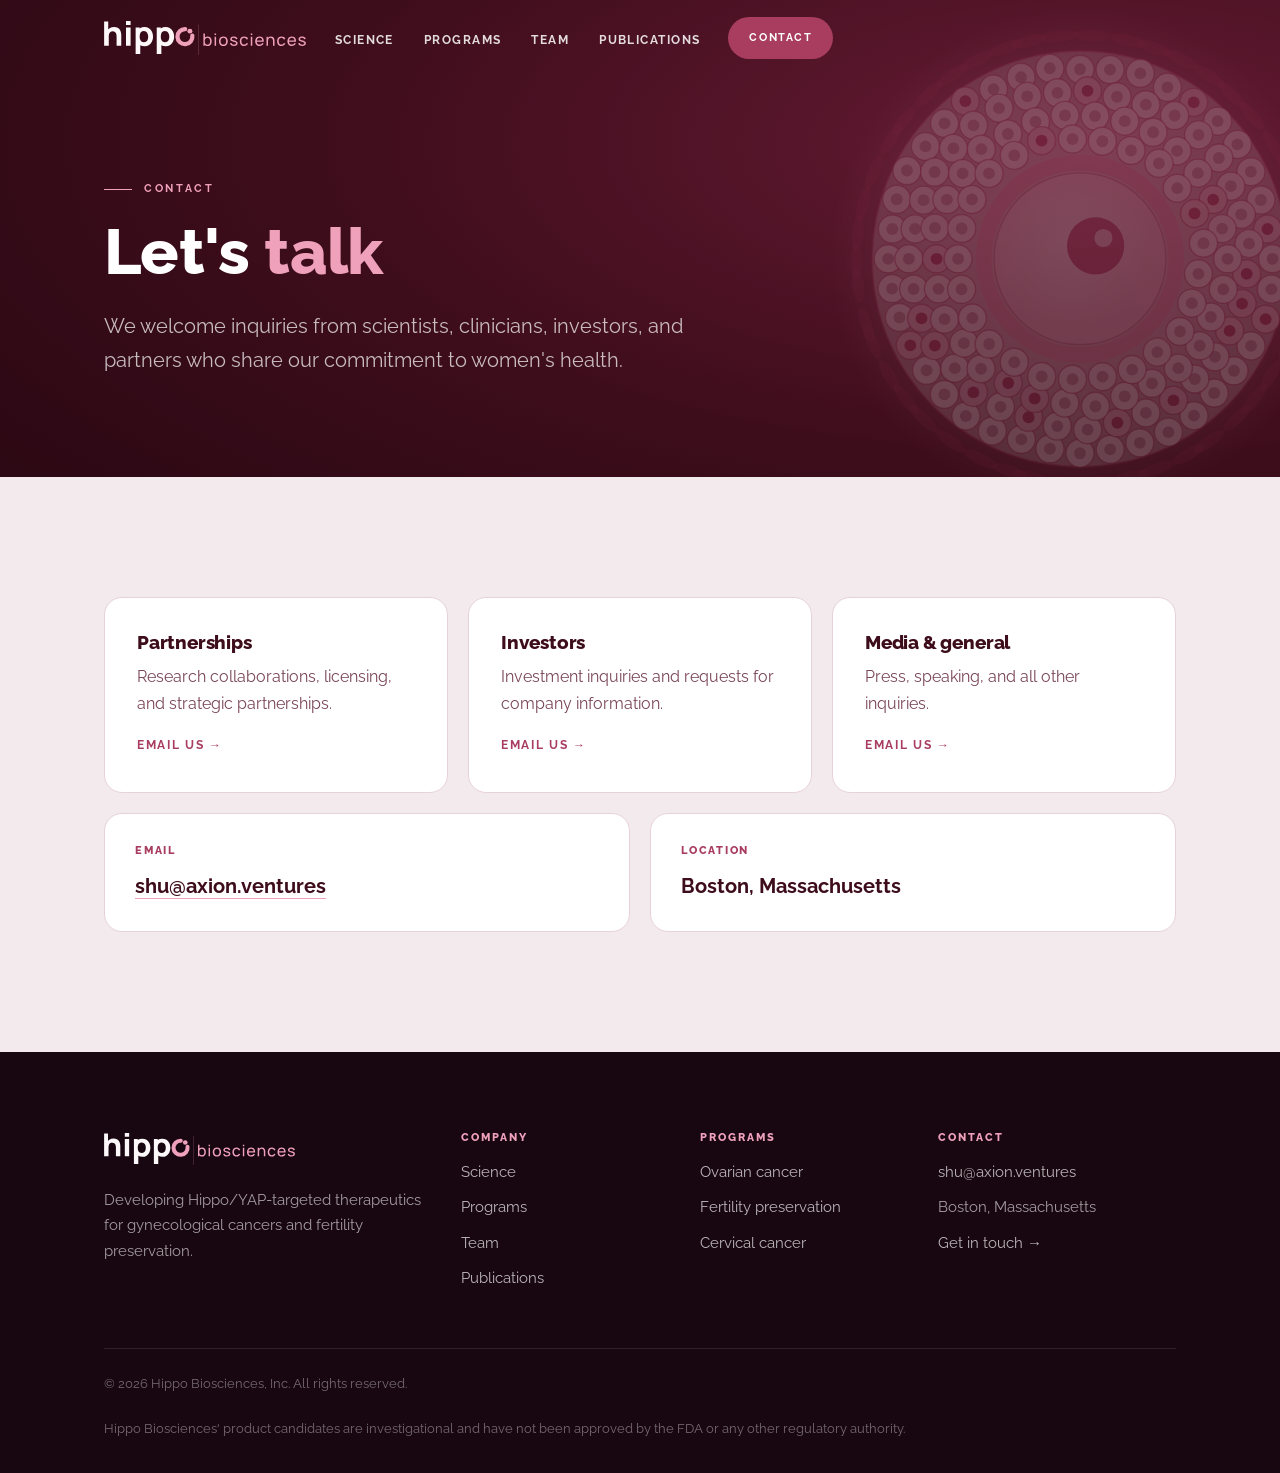
<file: contact.html>
<!DOCTYPE html>
<html lang="en">
<head>
<meta charset="utf-8">
<script>document.documentElement.className+=" js"</script>
<meta name="viewport" content="width=device-width, initial-scale=1">
<title>Contact | Hippo Biosciences</title>
<meta name="description" content="Contact Hippo Biosciences.">
<link rel="canonical" href="https://hippobtx.com/contact.html">
<meta name="theme-color" content="#3E0D1C">
<link rel="icon" href="assets/brand/favicon.svg" type="image/svg+xml">
<link rel="apple-touch-icon" href="assets/brand/apple-touch-icon.png">
<meta property="og:type" content="website">
<meta property="og:site_name" content="Hippo Biosciences">
<meta property="og:url" content="https://hippobtx.com/contact.html">
<meta property="og:title" content="Contact | Hippo Biosciences">
<meta property="og:description" content="Contact Hippo Biosciences.">
<meta property="og:image" content="https://hippobtx.com/assets/img/share.png">
<meta name="twitter:card" content="summary_large_image">
<link rel="preload" href="assets/fonts/raleway-800.woff2" as="font" type="font/woff2" crossorigin>
<link rel="preload" href="assets/fonts/raleway-400.woff2" as="font" type="font/woff2" crossorigin>
<link rel="stylesheet" href="assets/css/site.css">
</head>
<body>
<a class="skip" href="#main">Skip to content</a>
<header class="site-header over-dark">
  <div class="wrap">
    <a class="brand" href="index.html" aria-label="Hippo Biosciences home">
      <img class="on-light" src="assets/brand/logo.svg" alt="Hippo Biosciences" width="203" height="36">
      <img class="on-dark" src="assets/brand/logo-white.svg" alt="Hippo Biosciences" width="203" height="36">
    </a>
    <nav aria-label="Main"><ul class="nav"><li><a href="science.html">Science</a></li><li><a href="programs.html">Programs</a></li><li><a href="team.html">Team</a></li><li><a href="publications.html">Publications</a></li></ul></nav>
    <a class="btn btn-rose header-cta" href="contact.html">Contact</a>
    <button class="menu-btn" aria-label="Menu" aria-expanded="false" aria-controls="mobile-nav"><span></span><span></span><span></span></button>
  </div>
</header>
<nav class="mobile-nav" id="mobile-nav" aria-label="Mobile"><a href="index.html">Home</a><a href="science.html">Science</a><a href="programs.html">Programs</a><a href="team.html">Team</a><a href="publications.html">Publications</a><a href="contact.html">Contact</a></nav>
<main id="main">
<section class="page-hero"><div class="deco" aria-hidden="true"><svg xmlns="http://www.w3.org/2000/svg" viewBox="0 0 360 360" class="illus" aria-hidden="true"><defs><radialGradient id="ph5oo" cx="45%" cy="40%"><stop offset="0" stop-color="#fff"/><stop offset="1" stop-color="#F5D4DF"/></radialGradient><radialGradient id="ph5bg"><stop offset="0" stop-color="#F5D4DF" stop-opacity=".9"/><stop offset="1" stop-color="#F5D4DF" stop-opacity="0"/></radialGradient></defs><circle cx="180.0" cy="180.0" r="176.4" fill="url(#ph5bg)"/><ellipse cx="334.8" cy="178.4" rx="12.6" ry="4.0" transform="rotate(89.4 334.8 178.4)" fill="#A83D60" opacity=".35"/><ellipse cx="333.8" cy="197.9" rx="12.6" ry="4.0" transform="rotate(96.6 333.8 197.9)" fill="#A83D60" opacity=".35"/><ellipse cx="328.7" cy="223.1" rx="12.6" ry="4.0" transform="rotate(106.2 328.7 223.1)" fill="#A83D60" opacity=".35"/><ellipse cx="323.5" cy="238.0" rx="12.6" ry="4.0" transform="rotate(112.0 323.5 238.0)" fill="#A83D60" opacity=".35"/><ellipse cx="312.1" cy="260.7" rx="12.6" ry="4.0" transform="rotate(121.4 312.1 260.7)" fill="#A83D60" opacity=".35"/><ellipse cx="300.9" cy="276.7" rx="12.6" ry="4.0" transform="rotate(128.7 300.9 276.7)" fill="#A83D60" opacity=".35"/><ellipse cx="288.6" cy="290.3" rx="12.6" ry="4.0" transform="rotate(135.4 288.6 290.3)" fill="#A83D60" opacity=".35"/><ellipse cx="269.2" cy="306.5" rx="12.6" ry="4.0" transform="rotate(144.8 269.2 306.5)" fill="#A83D60" opacity=".35"/><ellipse cx="255.0" cy="315.4" rx="12.6" ry="4.0" transform="rotate(151.0 255.0 315.4)" fill="#A83D60" opacity=".35"/><ellipse cx="232.4" cy="325.7" rx="12.6" ry="4.0" transform="rotate(160.2 232.4 325.7)" fill="#A83D60" opacity=".35"/><ellipse cx="215.4" cy="330.7" rx="12.6" ry="4.0" transform="rotate(166.8 215.4 330.7)" fill="#A83D60" opacity=".35"/><ellipse cx="194.4" cy="334.1" rx="12.6" ry="4.0" transform="rotate(174.7 194.4 334.1)" fill="#A83D60" opacity=".35"/><ellipse cx="170.1" cy="334.5" rx="12.6" ry="4.0" transform="rotate(183.7 170.1 334.5)" fill="#A83D60" opacity=".35"/><ellipse cx="145.5" cy="330.9" rx="12.6" ry="4.0" transform="rotate(192.9 145.5 330.9)" fill="#A83D60" opacity=".35"/><ellipse cx="131.5" cy="327.0" rx="12.6" ry="4.0" transform="rotate(198.3 131.5 327.0)" fill="#A83D60" opacity=".35"/><ellipse cx="111.1" cy="318.6" rx="12.6" ry="4.0" transform="rotate(206.4 111.1 318.6)" fill="#A83D60" opacity=".35"/><ellipse cx="89.8" cy="305.8" rx="12.6" ry="4.0" transform="rotate(215.7 89.8 305.8)" fill="#A83D60" opacity=".35"/><ellipse cx="71.3" cy="290.3" rx="12.6" ry="4.0" transform="rotate(224.6 71.3 290.3)" fill="#A83D60" opacity=".35"/><ellipse cx="59.5" cy="277.1" rx="12.6" ry="4.0" transform="rotate(231.1 59.5 277.1)" fill="#A83D60" opacity=".35"/><ellipse cx="48.2" cy="261.2" rx="12.6" ry="4.0" transform="rotate(238.3 48.2 261.2)" fill="#A83D60" opacity=".35"/><ellipse cx="36.3" cy="237.6" rx="12.6" ry="4.0" transform="rotate(248.2 36.3 237.6)" fill="#A83D60" opacity=".35"/><ellipse cx="32.1" cy="225.8" rx="12.6" ry="4.0" transform="rotate(252.8 32.1 225.8)" fill="#A83D60" opacity=".35"/><ellipse cx="26.2" cy="197.8" rx="12.6" ry="4.0" transform="rotate(263.4 26.2 197.8)" fill="#A83D60" opacity=".35"/><ellipse cx="25.2" cy="182.0" rx="12.6" ry="4.0" transform="rotate(269.3 25.2 182.0)" fill="#A83D60" opacity=".35"/><ellipse cx="26.2" cy="162.2" rx="12.6" ry="4.0" transform="rotate(276.6 26.2 162.2)" fill="#A83D60" opacity=".35"/><ellipse cx="30.0" cy="141.7" rx="12.6" ry="4.0" transform="rotate(284.3 30.0 141.7)" fill="#A83D60" opacity=".35"/><ellipse cx="37.3" cy="120.0" rx="12.6" ry="4.0" transform="rotate(292.8 37.3 120.0)" fill="#A83D60" opacity=".35"/><ellipse cx="49.3" cy="97.1" rx="12.6" ry="4.0" transform="rotate(302.4 49.3 97.1)" fill="#A83D60" opacity=".35"/><ellipse cx="58.1" cy="84.6" rx="12.6" ry="4.0" transform="rotate(308.0 58.1 84.6)" fill="#A83D60" opacity=".35"/><ellipse cx="74.9" cy="66.4" rx="12.6" ry="4.0" transform="rotate(317.2 74.9 66.4)" fill="#A83D60" opacity=".35"/><ellipse cx="91.8" cy="52.8" rx="12.6" ry="4.0" transform="rotate(325.3 91.8 52.8)" fill="#A83D60" opacity=".35"/><ellipse cx="107.7" cy="43.1" rx="12.6" ry="4.0" transform="rotate(332.2 107.7 43.1)" fill="#A83D60" opacity=".35"/><ellipse cx="128.6" cy="34.0" rx="12.6" ry="4.0" transform="rotate(340.6 128.6 34.0)" fill="#A83D60" opacity=".35"/><ellipse cx="144.5" cy="29.3" rx="12.6" ry="4.0" transform="rotate(346.8 144.5 29.3)" fill="#A83D60" opacity=".35"/><ellipse cx="165.4" cy="25.9" rx="12.6" ry="4.0" transform="rotate(354.6 165.4 25.9)" fill="#A83D60" opacity=".35"/><ellipse cx="187.8" cy="25.4" rx="12.6" ry="4.0" transform="rotate(362.9 187.8 25.4)" fill="#A83D60" opacity=".35"/><ellipse cx="213.1" cy="28.8" rx="12.6" ry="4.0" transform="rotate(372.4 213.1 28.8)" fill="#A83D60" opacity=".35"/><ellipse cx="231.2" cy="33.9" rx="12.6" ry="4.0" transform="rotate(379.3 231.2 33.9)" fill="#A83D60" opacity=".35"/><ellipse cx="249.7" cy="41.8" rx="12.6" ry="4.0" transform="rotate(386.8 249.7 41.8)" fill="#A83D60" opacity=".35"/><ellipse cx="269.9" cy="54.0" rx="12.6" ry="4.0" transform="rotate(395.5 269.9 54.0)" fill="#A83D60" opacity=".35"/><ellipse cx="285.3" cy="66.6" rx="12.6" ry="4.0" transform="rotate(402.9 285.3 66.6)" fill="#A83D60" opacity=".35"/><ellipse cx="298.9" cy="80.9" rx="12.6" ry="4.0" transform="rotate(410.2 298.9 80.9)" fill="#A83D60" opacity=".35"/><ellipse cx="313.7" cy="101.9" rx="12.6" ry="4.0" transform="rotate(419.7 313.7 101.9)" fill="#A83D60" opacity=".35"/><ellipse cx="322.7" cy="120.0" rx="12.6" ry="4.0" transform="rotate(427.2 322.7 120.0)" fill="#A83D60" opacity=".35"/><ellipse cx="328.4" cy="136.0" rx="12.6" ry="4.0" transform="rotate(433.5 328.4 136.0)" fill="#A83D60" opacity=".35"/><ellipse cx="333.5" cy="159.6" rx="12.6" ry="4.0" transform="rotate(442.4 333.5 159.6)" fill="#A83D60" opacity=".35"/><circle cx="180.0" cy="180.0" r="144.0" fill="#fff" fill-opacity=".55" stroke="#A83D60" stroke-opacity=".5" stroke-width="1.5"/><circle cx="313.3" cy="180.0" r="9.7" fill="#fff" stroke="#A83D60" stroke-opacity=".55" stroke-width="1"/><circle cx="313.3" cy="180.0" r="4.1" fill="#7A4558" opacity="0.45"/><circle cx="312.5" cy="201.0" r="9.7" fill="#fff" stroke="#A83D60" stroke-opacity=".55" stroke-width="1"/><circle cx="312.5" cy="201.0" r="4.1" fill="#7A4558" opacity="0.45"/><circle cx="308.5" cy="221.8" r="9.7" fill="#F5D4DF" stroke="#A83D60" stroke-opacity=".55" stroke-width="1"/><circle cx="308.5" cy="221.8" r="4.1" fill="#A83D60" opacity="0.95"/><circle cx="298.4" cy="240.3" r="9.7" fill="#fff" stroke="#A83D60" stroke-opacity=".55" stroke-width="1"/><circle cx="298.4" cy="240.3" r="4.1" fill="#7A4558" opacity="0.45"/><circle cx="286.6" cy="257.5" r="9.7" fill="#fff" stroke="#A83D60" stroke-opacity=".55" stroke-width="1"/><circle cx="286.6" cy="257.5" r="4.1" fill="#7A4558" opacity="0.45"/><circle cx="272.9" cy="272.9" r="9.7" fill="#fff" stroke="#A83D60" stroke-opacity=".55" stroke-width="1"/><circle cx="272.9" cy="272.9" r="4.1" fill="#7A4558" opacity="0.45"/><circle cx="258.9" cy="288.6" r="9.7" fill="#fff" stroke="#A83D60" stroke-opacity=".55" stroke-width="1"/><circle cx="258.9" cy="288.6" r="4.1" fill="#7A4558" opacity="0.45"/><circle cx="241.2" cy="300.0" r="9.7" fill="#fff" stroke="#A83D60" stroke-opacity=".55" stroke-width="1"/><circle cx="241.2" cy="300.0" r="4.1" fill="#7A4558" opacity="0.45"/><circle cx="221.4" cy="307.4" r="9.7" fill="#fff" stroke="#A83D60" stroke-opacity=".55" stroke-width="1"/><circle cx="221.4" cy="307.4" r="4.1" fill="#7A4558" opacity="0.45"/><circle cx="200.9" cy="311.9" r="9.7" fill="#fff" stroke="#A83D60" stroke-opacity=".55" stroke-width="1"/><circle cx="200.9" cy="311.9" r="4.1" fill="#7A4558" opacity="0.45"/><circle cx="180.0" cy="314.6" r="9.7" fill="#fff" stroke="#A83D60" stroke-opacity=".55" stroke-width="1"/><circle cx="180.0" cy="314.6" r="4.1" fill="#7A4558" opacity="0.45"/><circle cx="159.2" cy="311.5" r="9.7" fill="#fff" stroke="#A83D60" stroke-opacity=".55" stroke-width="1"/><circle cx="159.2" cy="311.5" r="4.1" fill="#7A4558" opacity="0.45"/><circle cx="139.4" cy="305.0" r="9.7" fill="#fff" stroke="#A83D60" stroke-opacity=".55" stroke-width="1"/><circle cx="139.4" cy="305.0" r="4.1" fill="#7A4558" opacity="0.45"/><circle cx="119.3" cy="299.2" r="9.7" fill="#fff" stroke="#A83D60" stroke-opacity=".55" stroke-width="1"/><circle cx="119.3" cy="299.2" r="4.1" fill="#7A4558" opacity="0.45"/><circle cx="101.0" cy="288.8" r="9.7" fill="#fff" stroke="#A83D60" stroke-opacity=".55" stroke-width="1"/><circle cx="101.0" cy="288.8" r="4.1" fill="#7A4558" opacity="0.45"/><circle cx="86.1" cy="273.9" r="9.7" fill="#fff" stroke="#A83D60" stroke-opacity=".55" stroke-width="1"/><circle cx="86.1" cy="273.9" r="4.1" fill="#7A4558" opacity="0.45"/><circle cx="73.8" cy="257.2" r="9.7" fill="#fff" stroke="#A83D60" stroke-opacity=".55" stroke-width="1"/><circle cx="73.8" cy="257.2" r="4.1" fill="#7A4558" opacity="0.45"/><circle cx="62.5" cy="239.9" r="9.7" fill="#F5D4DF" stroke="#A83D60" stroke-opacity=".55" stroke-width="1"/><circle cx="62.5" cy="239.9" r="4.1" fill="#A83D60" opacity="0.95"/><circle cx="55.0" cy="220.6" r="9.7" fill="#fff" stroke="#A83D60" stroke-opacity=".55" stroke-width="1"/><circle cx="55.0" cy="220.6" r="4.1" fill="#7A4558" opacity="0.45"/><circle cx="49.9" cy="200.6" r="9.7" fill="#fff" stroke="#A83D60" stroke-opacity=".55" stroke-width="1"/><circle cx="49.9" cy="200.6" r="4.1" fill="#7A4558" opacity="0.45"/><circle cx="47.2" cy="180.0" r="9.7" fill="#fff" stroke="#A83D60" stroke-opacity=".55" stroke-width="1"/><circle cx="47.2" cy="180.0" r="4.1" fill="#7A4558" opacity="0.45"/><circle cx="50.1" cy="159.4" r="9.7" fill="#fff" stroke="#A83D60" stroke-opacity=".55" stroke-width="1"/><circle cx="50.1" cy="159.4" r="4.1" fill="#7A4558" opacity="0.45"/><circle cx="53.1" cy="138.8" r="9.7" fill="#fff" stroke="#A83D60" stroke-opacity=".55" stroke-width="1"/><circle cx="53.1" cy="138.8" r="4.1" fill="#7A4558" opacity="0.45"/><circle cx="60.2" cy="118.9" r="9.7" fill="#fff" stroke="#A83D60" stroke-opacity=".55" stroke-width="1"/><circle cx="60.2" cy="118.9" r="4.1" fill="#7A4558" opacity="0.45"/><circle cx="73.0" cy="102.2" r="9.7" fill="#fff" stroke="#A83D60" stroke-opacity=".55" stroke-width="1"/><circle cx="73.0" cy="102.2" r="4.1" fill="#7A4558" opacity="0.45"/><circle cx="86.2" cy="86.2" r="9.7" fill="#fff" stroke="#A83D60" stroke-opacity=".55" stroke-width="1"/><circle cx="86.2" cy="86.2" r="4.1" fill="#7A4558" opacity="0.45"/><circle cx="100.6" cy="70.8" r="9.7" fill="#F5D4DF" stroke="#A83D60" stroke-opacity=".55" stroke-width="1"/><circle cx="100.6" cy="70.8" r="4.1" fill="#A83D60" opacity="0.95"/><circle cx="120.1" cy="62.5" r="9.7" fill="#fff" stroke="#A83D60" stroke-opacity=".55" stroke-width="1"/><circle cx="120.1" cy="62.5" r="4.1" fill="#7A4558" opacity="0.45"/><circle cx="139.2" cy="54.3" r="9.7" fill="#fff" stroke="#A83D60" stroke-opacity=".55" stroke-width="1"/><circle cx="139.2" cy="54.3" r="4.1" fill="#7A4558" opacity="0.45"/><circle cx="159.1" cy="48.1" r="9.7" fill="#fff" stroke="#A83D60" stroke-opacity=".55" stroke-width="1"/><circle cx="159.1" cy="48.1" r="4.1" fill="#7A4558" opacity="0.45"/><circle cx="180.0" cy="48.8" r="9.7" fill="#fff" stroke="#A83D60" stroke-opacity=".55" stroke-width="1"/><circle cx="180.0" cy="48.8" r="4.1" fill="#7A4558" opacity="0.45"/><circle cx="200.8" cy="49.0" r="9.7" fill="#fff" stroke="#A83D60" stroke-opacity=".55" stroke-width="1"/><circle cx="200.8" cy="49.0" r="4.1" fill="#7A4558" opacity="0.45"/><circle cx="221.7" cy="51.6" r="9.7" fill="#fff" stroke="#A83D60" stroke-opacity=".55" stroke-width="1"/><circle cx="221.7" cy="51.6" r="4.1" fill="#7A4558" opacity="0.45"/><circle cx="240.5" cy="61.3" r="9.7" fill="#fff" stroke="#A83D60" stroke-opacity=".55" stroke-width="1"/><circle cx="240.5" cy="61.3" r="4.1" fill="#7A4558" opacity="0.45"/><circle cx="258.7" cy="71.7" r="9.7" fill="#F5D4DF" stroke="#A83D60" stroke-opacity=".55" stroke-width="1"/><circle cx="258.7" cy="71.7" r="4.1" fill="#A83D60" opacity="0.95"/><circle cx="275.3" cy="84.7" r="9.7" fill="#fff" stroke="#A83D60" stroke-opacity=".55" stroke-width="1"/><circle cx="275.3" cy="84.7" r="4.1" fill="#7A4558" opacity="0.45"/><circle cx="289.0" cy="100.8" r="9.7" fill="#fff" stroke="#A83D60" stroke-opacity=".55" stroke-width="1"/><circle cx="289.0" cy="100.8" r="4.1" fill="#7A4558" opacity="0.45"/><circle cx="298.3" cy="119.7" r="9.7" fill="#fff" stroke="#A83D60" stroke-opacity=".55" stroke-width="1"/><circle cx="298.3" cy="119.7" r="4.1" fill="#7A4558" opacity="0.45"/><circle cx="305.2" cy="139.3" r="9.7" fill="#fff" stroke="#A83D60" stroke-opacity=".55" stroke-width="1"/><circle cx="305.2" cy="139.3" r="4.1" fill="#7A4558" opacity="0.45"/><circle cx="309.8" cy="159.4" r="9.7" fill="#F5D4DF" stroke="#A83D60" stroke-opacity=".55" stroke-width="1"/><circle cx="309.8" cy="159.4" r="4.1" fill="#A83D60" opacity="0.95"/><circle cx="295.4" cy="190.4" r="9.7" fill="#F5D4DF" stroke="#A83D60" stroke-opacity=".55" stroke-width="1"/><circle cx="295.4" cy="190.4" r="4.1" fill="#A83D60" opacity="0.95"/><circle cx="292.2" cy="211.0" r="9.7" fill="#F5D4DF" stroke="#A83D60" stroke-opacity=".55" stroke-width="1"/><circle cx="292.2" cy="211.0" r="4.1" fill="#A83D60" opacity="0.95"/><circle cx="283.6" cy="229.9" r="9.7" fill="#F5D4DF" stroke="#A83D60" stroke-opacity=".55" stroke-width="1"/><circle cx="283.6" cy="229.9" r="4.1" fill="#A83D60" opacity="0.95"/><circle cx="273.4" cy="247.8" r="9.7" fill="#fff" stroke="#A83D60" stroke-opacity=".55" stroke-width="1"/><circle cx="273.4" cy="247.8" r="4.1" fill="#7A4558" opacity="0.45"/><circle cx="259.5" cy="263.2" r="9.7" fill="#fff" stroke="#A83D60" stroke-opacity=".55" stroke-width="1"/><circle cx="259.5" cy="263.2" r="4.1" fill="#7A4558" opacity="0.45"/><circle cx="244.7" cy="278.0" r="9.7" fill="#F5D4DF" stroke="#A83D60" stroke-opacity=".55" stroke-width="1"/><circle cx="244.7" cy="278.0" r="4.1" fill="#A83D60" opacity="0.95"/><circle cx="225.6" cy="286.7" r="9.7" fill="#fff" stroke="#A83D60" stroke-opacity=".55" stroke-width="1"/><circle cx="225.6" cy="286.7" r="4.1" fill="#7A4558" opacity="0.45"/><circle cx="205.9" cy="293.5" r="9.7" fill="#F5D4DF" stroke="#A83D60" stroke-opacity=".55" stroke-width="1"/><circle cx="205.9" cy="293.5" r="4.1" fill="#A83D60" opacity="0.95"/><circle cx="185.3" cy="298.3" r="9.7" fill="#fff" stroke="#A83D60" stroke-opacity=".55" stroke-width="1"/><circle cx="185.3" cy="298.3" r="4.1" fill="#7A4558" opacity="0.45"/><circle cx="164.3" cy="295.8" r="9.7" fill="#fff" stroke="#A83D60" stroke-opacity=".55" stroke-width="1"/><circle cx="164.3" cy="295.8" r="4.1" fill="#7A4558" opacity="0.45"/><circle cx="144.4" cy="289.7" r="9.7" fill="#F5D4DF" stroke="#A83D60" stroke-opacity=".55" stroke-width="1"/><circle cx="144.4" cy="289.7" r="4.1" fill="#A83D60" opacity="0.95"/><circle cx="124.9" cy="282.5" r="9.7" fill="#fff" stroke="#A83D60" stroke-opacity=".55" stroke-width="1"/><circle cx="124.9" cy="282.5" r="4.1" fill="#7A4558" opacity="0.45"/><circle cx="106.2" cy="272.5" r="9.7" fill="#F5D4DF" stroke="#A83D60" stroke-opacity=".55" stroke-width="1"/><circle cx="106.2" cy="272.5" r="4.1" fill="#A83D60" opacity="0.95"/><circle cx="93.3" cy="255.7" r="9.7" fill="#fff" stroke="#A83D60" stroke-opacity=".55" stroke-width="1"/><circle cx="93.3" cy="255.7" r="4.1" fill="#7A4558" opacity="0.45"/><circle cx="79.5" cy="240.1" r="9.7" fill="#F5D4DF" stroke="#A83D60" stroke-opacity=".55" stroke-width="1"/><circle cx="79.5" cy="240.1" r="4.1" fill="#A83D60" opacity="0.95"/><circle cx="70.3" cy="221.2" r="9.7" fill="#F5D4DF" stroke="#A83D60" stroke-opacity=".55" stroke-width="1"/><circle cx="70.3" cy="221.2" r="4.1" fill="#A83D60" opacity="0.95"/><circle cx="64.8" cy="200.9" r="9.7" fill="#fff" stroke="#A83D60" stroke-opacity=".55" stroke-width="1"/><circle cx="64.8" cy="200.9" r="4.1" fill="#7A4558" opacity="0.45"/><circle cx="61.5" cy="180.0" r="9.7" fill="#fff" stroke="#A83D60" stroke-opacity=".55" stroke-width="1"/><circle cx="61.5" cy="180.0" r="4.1" fill="#7A4558" opacity="0.45"/><circle cx="65.8" cy="159.3" r="9.7" fill="#fff" stroke="#A83D60" stroke-opacity=".55" stroke-width="1"/><circle cx="65.8" cy="159.3" r="4.1" fill="#7A4558" opacity="0.45"/><circle cx="71.7" cy="139.4" r="9.7" fill="#fff" stroke="#A83D60" stroke-opacity=".55" stroke-width="1"/><circle cx="71.7" cy="139.4" r="4.1" fill="#7A4558" opacity="0.45"/><circle cx="79.4" cy="119.9" r="9.7" fill="#fff" stroke="#A83D60" stroke-opacity=".55" stroke-width="1"/><circle cx="79.4" cy="119.9" r="4.1" fill="#7A4558" opacity="0.45"/><circle cx="92.4" cy="103.5" r="9.7" fill="#fff" stroke="#A83D60" stroke-opacity=".55" stroke-width="1"/><circle cx="92.4" cy="103.5" r="4.1" fill="#7A4558" opacity="0.45"/><circle cx="106.3" cy="87.6" r="9.7" fill="#fff" stroke="#A83D60" stroke-opacity=".55" stroke-width="1"/><circle cx="106.3" cy="87.6" r="4.1" fill="#7A4558" opacity="0.45"/><circle cx="123.9" cy="75.7" r="9.7" fill="#fff" stroke="#A83D60" stroke-opacity=".55" stroke-width="1"/><circle cx="123.9" cy="75.7" r="4.1" fill="#7A4558" opacity="0.45"/><circle cx="143.5" cy="67.5" r="9.7" fill="#fff" stroke="#A83D60" stroke-opacity=".55" stroke-width="1"/><circle cx="143.5" cy="67.5" r="4.1" fill="#7A4558" opacity="0.45"/><circle cx="164.4" cy="65.1" r="9.7" fill="#fff" stroke="#A83D60" stroke-opacity=".55" stroke-width="1"/><circle cx="164.4" cy="65.1" r="4.1" fill="#7A4558" opacity="0.45"/><circle cx="185.2" cy="63.7" r="9.7" fill="#F5D4DF" stroke="#A83D60" stroke-opacity=".55" stroke-width="1"/><circle cx="185.2" cy="63.7" r="4.1" fill="#A83D60" opacity="0.95"/><circle cx="205.6" cy="67.8" r="9.7" fill="#fff" stroke="#A83D60" stroke-opacity=".55" stroke-width="1"/><circle cx="205.6" cy="67.8" r="4.1" fill="#7A4558" opacity="0.45"/><circle cx="225.6" cy="73.3" r="9.7" fill="#fff" stroke="#A83D60" stroke-opacity=".55" stroke-width="1"/><circle cx="225.6" cy="73.3" r="4.1" fill="#7A4558" opacity="0.45"/><circle cx="245.5" cy="80.8" r="9.7" fill="#fff" stroke="#A83D60" stroke-opacity=".55" stroke-width="1"/><circle cx="245.5" cy="80.8" r="4.1" fill="#7A4558" opacity="0.45"/><circle cx="262.1" cy="94.2" r="9.7" fill="#fff" stroke="#A83D60" stroke-opacity=".55" stroke-width="1"/><circle cx="262.1" cy="94.2" r="4.1" fill="#7A4558" opacity="0.45"/><circle cx="276.1" cy="110.2" r="9.7" fill="#fff" stroke="#A83D60" stroke-opacity=".55" stroke-width="1"/><circle cx="276.1" cy="110.2" r="4.1" fill="#7A4558" opacity="0.45"/><circle cx="284.4" cy="129.7" r="9.7" fill="#fff" stroke="#A83D60" stroke-opacity=".55" stroke-width="1"/><circle cx="284.4" cy="129.7" r="4.1" fill="#7A4558" opacity="0.45"/><circle cx="291.6" cy="149.2" r="9.7" fill="#fff" stroke="#A83D60" stroke-opacity=".55" stroke-width="1"/><circle cx="291.6" cy="149.2" r="4.1" fill="#7A4558" opacity="0.45"/><circle cx="297.0" cy="169.5" r="9.7" fill="#fff" stroke="#A83D60" stroke-opacity=".55" stroke-width="1"/><circle cx="297.0" cy="169.5" r="4.1" fill="#7A4558" opacity="0.45"/><circle cx="282.2" cy="180.0" r="9.7" fill="#fff" stroke="#A83D60" stroke-opacity=".55" stroke-width="1"/><circle cx="282.2" cy="180.0" r="4.1" fill="#7A4558" opacity="0.45"/><circle cx="279.2" cy="201.1" r="9.7" fill="#fff" stroke="#A83D60" stroke-opacity=".55" stroke-width="1"/><circle cx="279.2" cy="201.1" r="4.1" fill="#7A4558" opacity="0.45"/><circle cx="270.6" cy="220.3" r="9.7" fill="#fff" stroke="#A83D60" stroke-opacity=".55" stroke-width="1"/><circle cx="270.6" cy="220.3" r="4.1" fill="#7A4558" opacity="0.45"/><circle cx="262.9" cy="240.2" r="9.7" fill="#fff" stroke="#A83D60" stroke-opacity=".55" stroke-width="1"/><circle cx="262.9" cy="240.2" r="4.1" fill="#7A4558" opacity="0.45"/><circle cx="248.1" cy="255.7" r="9.7" fill="#fff" stroke="#A83D60" stroke-opacity=".55" stroke-width="1"/><circle cx="248.1" cy="255.7" r="4.1" fill="#7A4558" opacity="0.45"/><circle cx="229.8" cy="266.2" r="9.7" fill="#fff" stroke="#A83D60" stroke-opacity=".55" stroke-width="1"/><circle cx="229.8" cy="266.2" r="4.1" fill="#7A4558" opacity="0.45"/><circle cx="210.9" cy="275.2" r="9.7" fill="#fff" stroke="#A83D60" stroke-opacity=".55" stroke-width="1"/><circle cx="210.9" cy="275.2" r="4.1" fill="#7A4558" opacity="0.45"/><circle cx="190.7" cy="282.1" r="9.7" fill="#fff" stroke="#A83D60" stroke-opacity=".55" stroke-width="1"/><circle cx="190.7" cy="282.1" r="4.1" fill="#7A4558" opacity="0.45"/><circle cx="169.5" cy="279.9" r="9.7" fill="#fff" stroke="#A83D60" stroke-opacity=".55" stroke-width="1"/><circle cx="169.5" cy="279.9" r="4.1" fill="#7A4558" opacity="0.45"/><circle cx="148.6" cy="276.7" r="9.7" fill="#F5D4DF" stroke="#A83D60" stroke-opacity=".55" stroke-width="1"/><circle cx="148.6" cy="276.7" r="4.1" fill="#A83D60" opacity="0.95"/><circle cx="130.3" cy="266.0" r="9.7" fill="#F5D4DF" stroke="#A83D60" stroke-opacity=".55" stroke-width="1"/><circle cx="130.3" cy="266.0" r="4.1" fill="#A83D60" opacity="0.95"/><circle cx="111.5" cy="256.1" r="9.7" fill="#fff" stroke="#A83D60" stroke-opacity=".55" stroke-width="1"/><circle cx="111.5" cy="256.1" r="4.1" fill="#7A4558" opacity="0.45"/><circle cx="99.6" cy="238.4" r="9.7" fill="#fff" stroke="#A83D60" stroke-opacity=".55" stroke-width="1"/><circle cx="99.6" cy="238.4" r="4.1" fill="#7A4558" opacity="0.45"/><circle cx="86.2" cy="221.8" r="9.7" fill="#fff" stroke="#A83D60" stroke-opacity=".55" stroke-width="1"/><circle cx="86.2" cy="221.8" r="4.1" fill="#7A4558" opacity="0.45"/><circle cx="82.0" cy="200.8" r="9.7" fill="#fff" stroke="#A83D60" stroke-opacity=".55" stroke-width="1"/><circle cx="82.0" cy="200.8" r="4.1" fill="#7A4558" opacity="0.45"/><circle cx="80.7" cy="180.0" r="9.7" fill="#F5D4DF" stroke="#A83D60" stroke-opacity=".55" stroke-width="1"/><circle cx="80.7" cy="180.0" r="4.1" fill="#A83D60" opacity="0.95"/><circle cx="79.6" cy="158.7" r="9.7" fill="#fff" stroke="#A83D60" stroke-opacity=".55" stroke-width="1"/><circle cx="79.6" cy="158.7" r="4.1" fill="#7A4558" opacity="0.45"/><circle cx="87.8" cy="139.0" r="9.7" fill="#fff" stroke="#A83D60" stroke-opacity=".55" stroke-width="1"/><circle cx="87.8" cy="139.0" r="4.1" fill="#7A4558" opacity="0.45"/><circle cx="98.7" cy="120.9" r="9.7" fill="#fff" stroke="#A83D60" stroke-opacity=".55" stroke-width="1"/><circle cx="98.7" cy="120.9" r="4.1" fill="#7A4558" opacity="0.45"/><circle cx="111.7" cy="104.1" r="9.7" fill="#fff" stroke="#A83D60" stroke-opacity=".55" stroke-width="1"/><circle cx="111.7" cy="104.1" r="4.1" fill="#7A4558" opacity="0.45"/><circle cx="130.1" cy="93.6" r="9.7" fill="#fff" stroke="#A83D60" stroke-opacity=".55" stroke-width="1"/><circle cx="130.1" cy="93.6" r="4.1" fill="#7A4558" opacity="0.45"/><circle cx="149.2" cy="85.1" r="9.7" fill="#fff" stroke="#A83D60" stroke-opacity=".55" stroke-width="1"/><circle cx="149.2" cy="85.1" r="4.1" fill="#7A4558" opacity="0.45"/><circle cx="169.6" cy="80.7" r="9.7" fill="#fff" stroke="#A83D60" stroke-opacity=".55" stroke-width="1"/><circle cx="169.6" cy="80.7" r="4.1" fill="#7A4558" opacity="0.45"/><circle cx="190.4" cy="81.2" r="9.7" fill="#fff" stroke="#A83D60" stroke-opacity=".55" stroke-width="1"/><circle cx="190.4" cy="81.2" r="4.1" fill="#7A4558" opacity="0.45"/><circle cx="211.0" cy="84.7" r="9.7" fill="#fff" stroke="#A83D60" stroke-opacity=".55" stroke-width="1"/><circle cx="211.0" cy="84.7" r="4.1" fill="#7A4558" opacity="0.45"/><circle cx="230.6" cy="92.4" r="9.7" fill="#fff" stroke="#A83D60" stroke-opacity=".55" stroke-width="1"/><circle cx="230.6" cy="92.4" r="4.1" fill="#7A4558" opacity="0.45"/><circle cx="247.2" cy="105.3" r="9.7" fill="#fff" stroke="#A83D60" stroke-opacity=".55" stroke-width="1"/><circle cx="247.2" cy="105.3" r="4.1" fill="#7A4558" opacity="0.45"/><circle cx="261.6" cy="120.7" r="9.7" fill="#fff" stroke="#A83D60" stroke-opacity=".55" stroke-width="1"/><circle cx="261.6" cy="120.7" r="4.1" fill="#7A4558" opacity="0.45"/><circle cx="272.2" cy="139.0" r="9.7" fill="#F5D4DF" stroke="#A83D60" stroke-opacity=".55" stroke-width="1"/><circle cx="272.2" cy="139.0" r="4.1" fill="#A83D60" opacity="0.95"/><circle cx="278.4" cy="159.1" r="9.7" fill="#fff" stroke="#A83D60" stroke-opacity=".55" stroke-width="1"/><circle cx="278.4" cy="159.1" r="4.1" fill="#7A4558" opacity="0.45"/><circle cx="262.0" cy="190.4" r="9.7" fill="#fff" stroke="#A83D60" stroke-opacity=".55" stroke-width="1"/><circle cx="262.0" cy="190.4" r="4.1" fill="#7A4558" opacity="0.45"/><circle cx="257.4" cy="210.7" r="9.7" fill="#fff" stroke="#A83D60" stroke-opacity=".55" stroke-width="1"/><circle cx="257.4" cy="210.7" r="4.1" fill="#7A4558" opacity="0.45"/><circle cx="249.2" cy="230.3" r="9.7" fill="#fff" stroke="#A83D60" stroke-opacity=".55" stroke-width="1"/><circle cx="249.2" cy="230.3" r="4.1" fill="#7A4558" opacity="0.45"/><circle cx="233.5" cy="244.6" r="9.7" fill="#fff" stroke="#A83D60" stroke-opacity=".55" stroke-width="1"/><circle cx="233.5" cy="244.6" r="4.1" fill="#7A4558" opacity="0.45"/><circle cx="216.1" cy="256.7" r="9.7" fill="#fff" stroke="#A83D60" stroke-opacity=".55" stroke-width="1"/><circle cx="216.1" cy="256.7" r="4.1" fill="#7A4558" opacity="0.45"/><circle cx="195.6" cy="261.6" r="9.7" fill="#fff" stroke="#A83D60" stroke-opacity=".55" stroke-width="1"/><circle cx="195.6" cy="261.6" r="4.1" fill="#7A4558" opacity="0.45"/><circle cx="174.8" cy="263.4" r="9.7" fill="#fff" stroke="#A83D60" stroke-opacity=".55" stroke-width="1"/><circle cx="174.8" cy="263.4" r="4.1" fill="#7A4558" opacity="0.45"/><circle cx="153.5" cy="261.5" r="9.7" fill="#fff" stroke="#A83D60" stroke-opacity=".55" stroke-width="1"/><circle cx="153.5" cy="261.5" r="4.1" fill="#7A4558" opacity="0.45"/><circle cx="134.5" cy="251.6" r="9.7" fill="#fff" stroke="#A83D60" stroke-opacity=".55" stroke-width="1"/><circle cx="134.5" cy="251.6" r="4.1" fill="#7A4558" opacity="0.45"/><circle cx="117.1" cy="239.0" r="9.7" fill="#fff" stroke="#A83D60" stroke-opacity=".55" stroke-width="1"/><circle cx="117.1" cy="239.0" r="4.1" fill="#7A4558" opacity="0.45"/><circle cx="105.5" cy="221.0" r="9.7" fill="#fff" stroke="#A83D60" stroke-opacity=".55" stroke-width="1"/><circle cx="105.5" cy="221.0" r="4.1" fill="#7A4558" opacity="0.45"/><circle cx="98.0" cy="201.1" r="9.7" fill="#fff" stroke="#A83D60" stroke-opacity=".55" stroke-width="1"/><circle cx="98.0" cy="201.1" r="4.1" fill="#7A4558" opacity="0.45"/><circle cx="95.6" cy="180.0" r="9.7" fill="#fff" stroke="#A83D60" stroke-opacity=".55" stroke-width="1"/><circle cx="95.6" cy="180.0" r="4.1" fill="#7A4558" opacity="0.45"/><circle cx="98.1" cy="159.0" r="9.7" fill="#fff" stroke="#A83D60" stroke-opacity=".55" stroke-width="1"/><circle cx="98.1" cy="159.0" r="4.1" fill="#7A4558" opacity="0.45"/><circle cx="105.2" cy="138.9" r="9.7" fill="#fff" stroke="#A83D60" stroke-opacity=".55" stroke-width="1"/><circle cx="105.2" cy="138.9" r="4.1" fill="#7A4558" opacity="0.45"/><circle cx="117.0" cy="120.9" r="9.7" fill="#fff" stroke="#A83D60" stroke-opacity=".55" stroke-width="1"/><circle cx="117.0" cy="120.9" r="4.1" fill="#7A4558" opacity="0.45"/><circle cx="134.5" cy="108.4" r="9.7" fill="#fff" stroke="#A83D60" stroke-opacity=".55" stroke-width="1"/><circle cx="134.5" cy="108.4" r="4.1" fill="#7A4558" opacity="0.45"/><circle cx="153.4" cy="98.2" r="9.7" fill="#F5D4DF" stroke="#A83D60" stroke-opacity=".55" stroke-width="1"/><circle cx="153.4" cy="98.2" r="4.1" fill="#A83D60" opacity="0.95"/><circle cx="174.8" cy="97.1" r="9.7" fill="#fff" stroke="#A83D60" stroke-opacity=".55" stroke-width="1"/><circle cx="174.8" cy="97.1" r="4.1" fill="#7A4558" opacity="0.45"/><circle cx="195.5" cy="98.6" r="9.7" fill="#fff" stroke="#A83D60" stroke-opacity=".55" stroke-width="1"/><circle cx="195.5" cy="98.6" r="4.1" fill="#7A4558" opacity="0.45"/><circle cx="215.3" cy="105.0" r="9.7" fill="#fff" stroke="#A83D60" stroke-opacity=".55" stroke-width="1"/><circle cx="215.3" cy="105.0" r="4.1" fill="#7A4558" opacity="0.45"/><circle cx="234.7" cy="113.9" r="9.7" fill="#fff" stroke="#A83D60" stroke-opacity=".55" stroke-width="1"/><circle cx="234.7" cy="113.9" r="4.1" fill="#7A4558" opacity="0.45"/><circle cx="247.3" cy="131.1" r="9.7" fill="#fff" stroke="#A83D60" stroke-opacity=".55" stroke-width="1"/><circle cx="247.3" cy="131.1" r="4.1" fill="#7A4558" opacity="0.45"/><circle cx="259.3" cy="148.6" r="9.7" fill="#F5D4DF" stroke="#A83D60" stroke-opacity=".55" stroke-width="1"/><circle cx="259.3" cy="148.6" r="4.1" fill="#A83D60" opacity="0.95"/><circle cx="265.5" cy="169.2" r="9.7" fill="#fff" stroke="#A83D60" stroke-opacity=".55" stroke-width="1"/><circle cx="265.5" cy="169.2" r="4.1" fill="#7A4558" opacity="0.45"/><circle cx="180.0" cy="180.0" r="66.6" fill="none" stroke="#EFA0BB" stroke-width="10.8" opacity=".8"/><circle cx="180.0" cy="180.0" r="59.400000000000006" fill="url(#ph5oo)" stroke="#A83D60" stroke-opacity=".4"/><circle cx="190.8" cy="171.0" r="19.8" fill="#A83D60" opacity=".85"/><circle cx="196.2" cy="165.6" r="6.3" fill="#fff" opacity=".8"/></svg></div>
  <div class="wrap">
    <div class="eyebrow">Contact</div>
    <h1>Let's <em>talk</em></h1>
    <p>We welcome inquiries from scientists, clinicians, investors, and partners who share our commitment to women's health.</p>
  </div>
</section>
<section class="section bg-mist"><div class="wrap">
  <div class="contact-cards"><a class="card reveal " href="mailto:shu@axion.ventures?subject=Partnership%20inquiry%20-%20Hippo%20Biosciences"><h3>Partnerships</h3><p>Research collaborations, licensing, and strategic partnerships.</p><span class="link">Email us &rarr;</span></a><a class="card reveal d1" href="mailto:shu@axion.ventures?subject=Investor%20inquiry%20-%20Hippo%20Biosciences"><h3>Investors</h3><p>Investment inquiries and requests for company information.</p><span class="link">Email us &rarr;</span></a><a class="card reveal d2" href="mailto:shu@axion.ventures?subject=General%20inquiry%20-%20Hippo%20Biosciences"><h3>Media &amp; general</h3><p>Press, speaking, and all other inquiries.</p><span class="link">Email us &rarr;</span></a></div>
  <div class="contact-meta">
    <div class="meta reveal"><div class="k">Email</div><div class="v"><a href="mailto:shu@axion.ventures">shu@axion.ventures</a></div></div>
    <div class="meta reveal d1"><div class="k">Location</div><div class="v">Boston, Massachusetts</div></div>
  </div>
</div></section>
</main>
<footer class="site-footer">
  <div class="wrap">
    <div class="foot-grid">
      <div>
        <img src="assets/brand/logo-white.svg" alt="Hippo Biosciences" width="192" height="34">
        <p>Developing Hippo/YAP-targeted therapeutics for gynecological cancers and fertility preservation.</p>
      </div>
      <div><h4>Company</h4><ul><li><a href="science.html">Science</a></li><li><a href="programs.html">Programs</a></li><li><a href="team.html">Team</a></li><li><a href="publications.html">Publications</a></li></ul></div>
      <div><h4>Programs</h4><ul><li><a href="programs.html#ovarian">Ovarian cancer</a></li><li><a href="programs.html#fertility">Fertility preservation</a></li><li><a href="programs.html#cervical">Cervical cancer</a></li></ul></div>
      <div><h4>Contact</h4><ul><li><a href="mailto:shu@axion.ventures">shu@axion.ventures</a></li><li>Boston, Massachusetts</li><li><a href="contact.html">Get in touch &rarr;</a></li></ul></div>
    </div>
    <div class="foot-bottom">
      <span>&copy; 2026 Hippo Biosciences, Inc. All rights reserved.</span>
      <span>Hippo Biosciences' product candidates are investigational and have not been approved by the FDA or any other regulatory authority.</span>
    </div>
  </div>
</footer>
<script src="assets/js/site.js" defer></script>
</body>
</html>
</file>
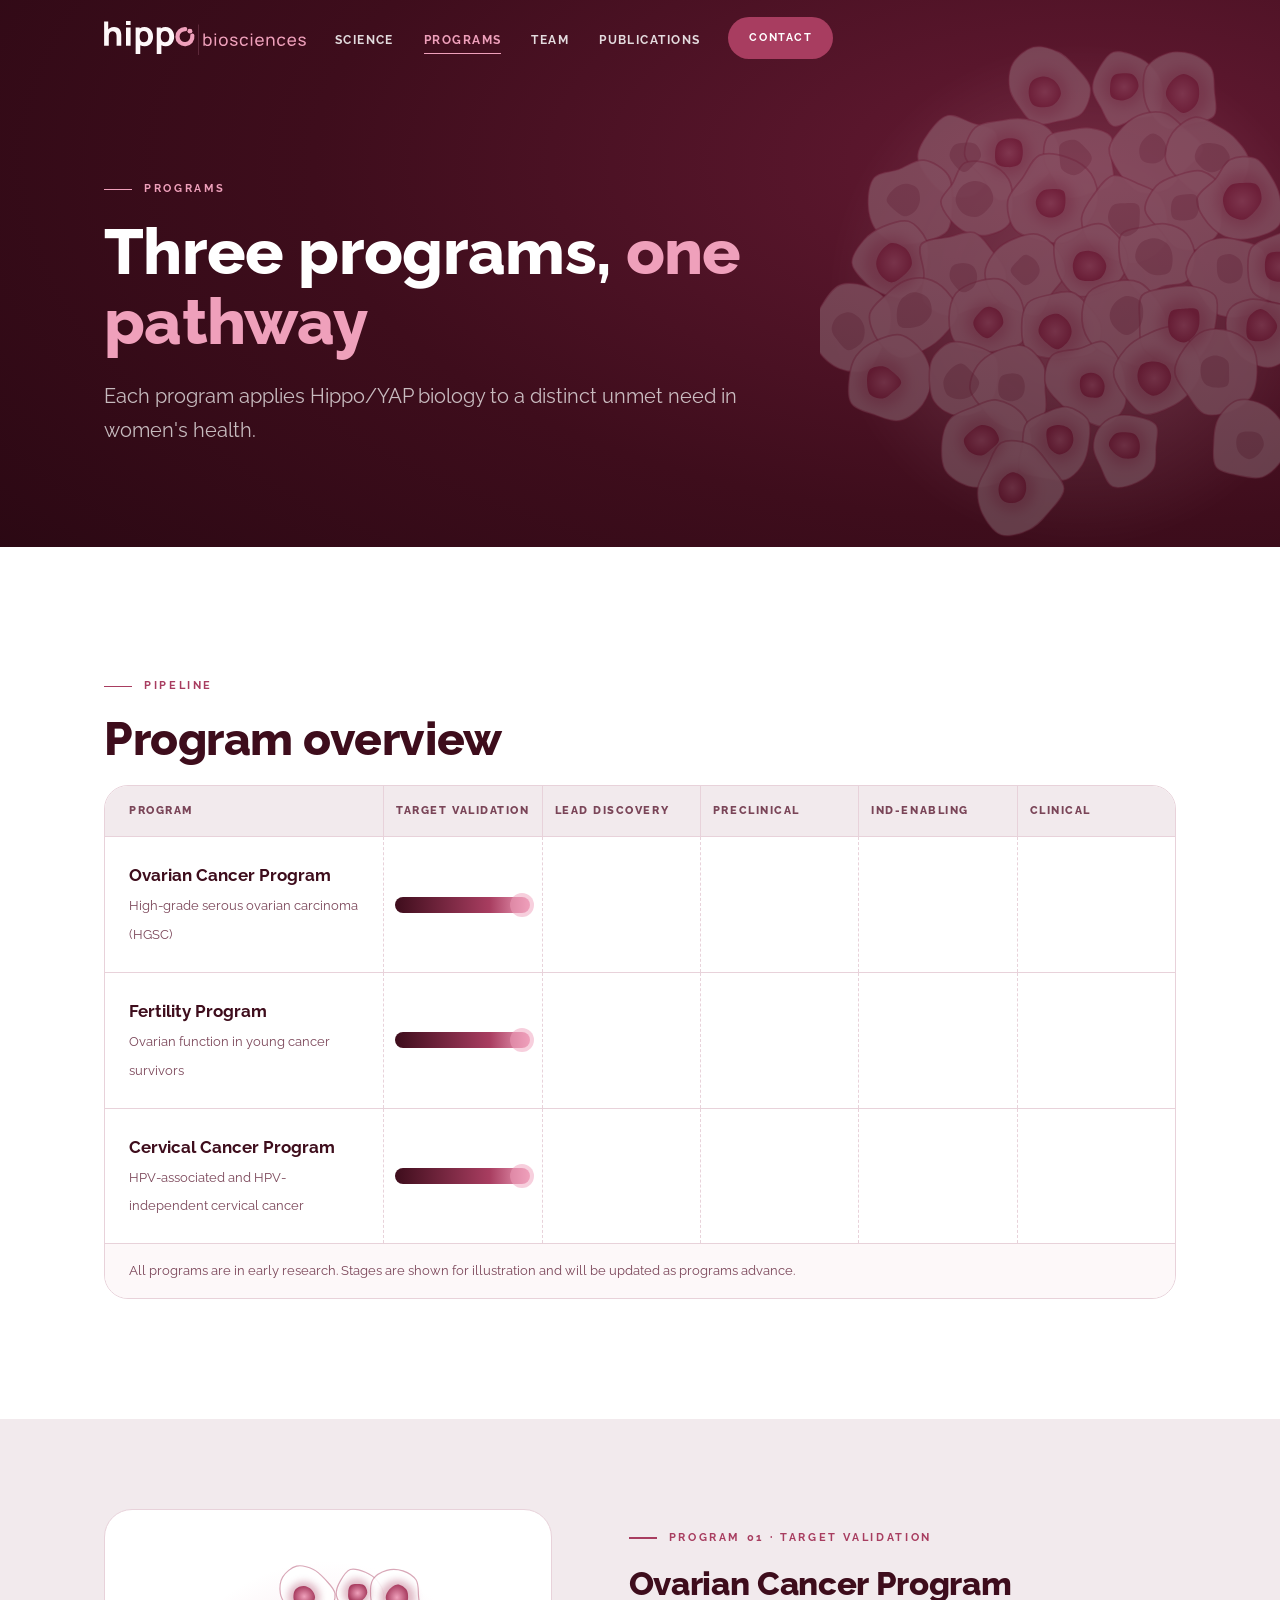
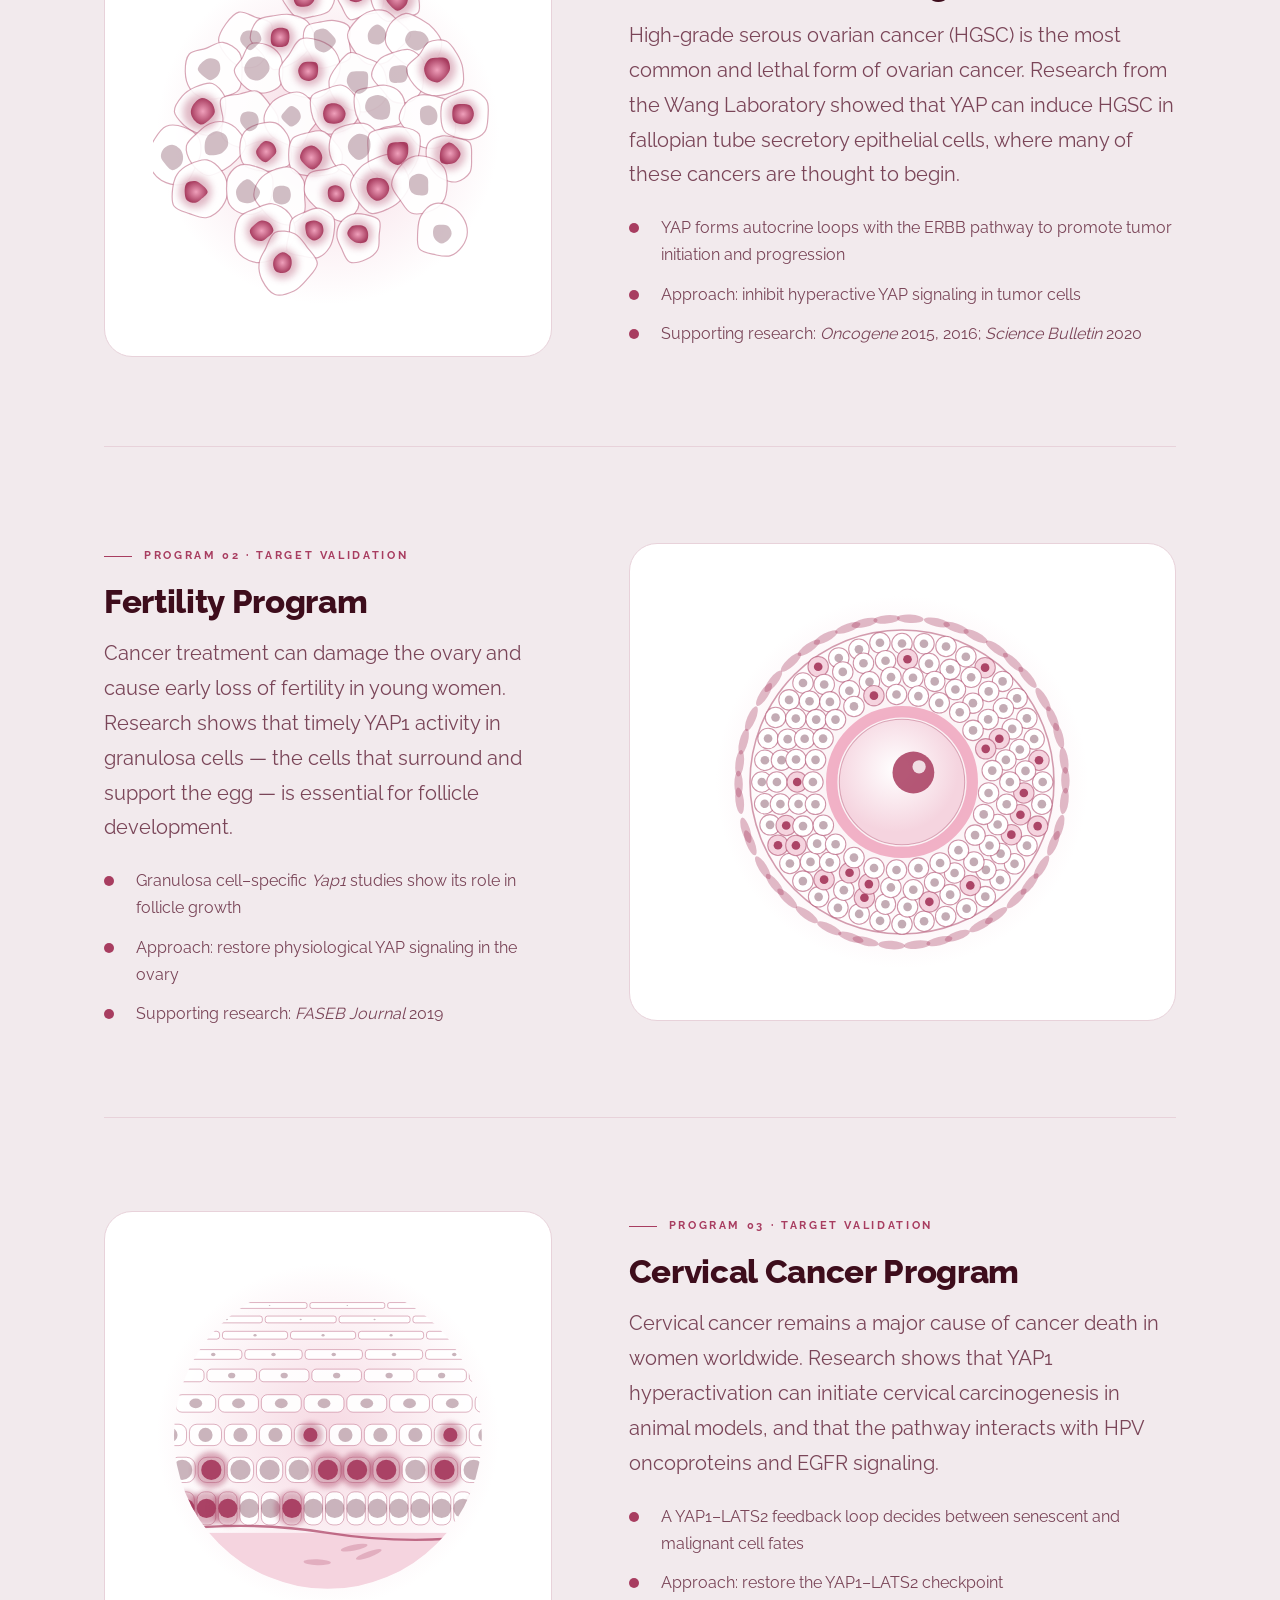
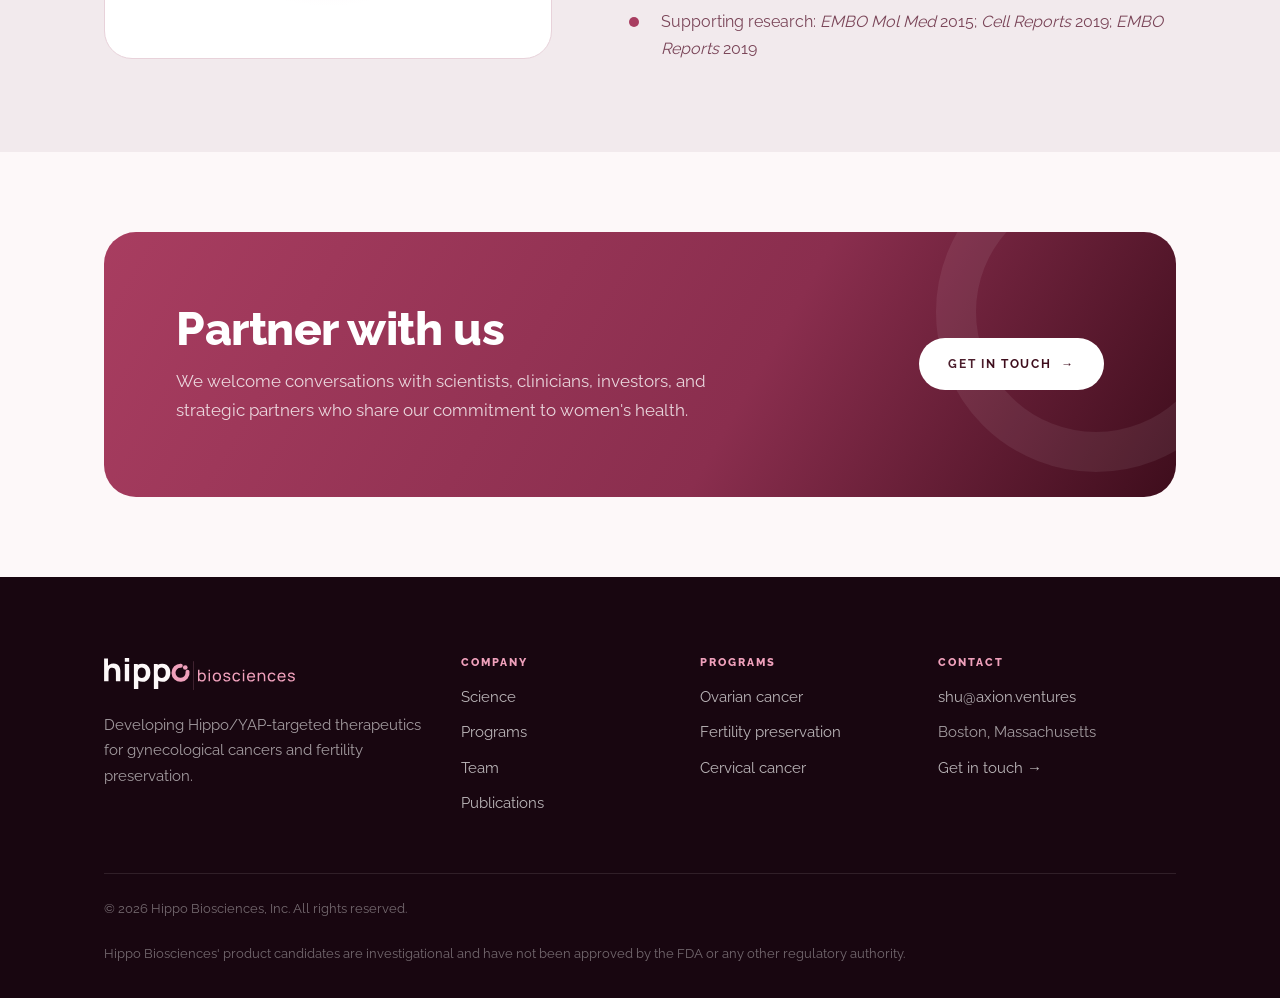
<file: programs.html>
<!DOCTYPE html>
<html lang="en">
<head>
<meta charset="utf-8">
<script>document.documentElement.className+=" js"</script>
<meta name="viewport" content="width=device-width, initial-scale=1">
<title>Programs | Hippo Biosciences</title>
<meta name="description" content="Hippo Biosciences programs in ovarian cancer, fertility preservation, and cervical cancer.">
<link rel="canonical" href="https://hippobtx.com/programs.html">
<meta name="theme-color" content="#3E0D1C">
<link rel="icon" href="assets/brand/favicon.svg" type="image/svg+xml">
<link rel="apple-touch-icon" href="assets/brand/apple-touch-icon.png">
<meta property="og:type" content="website">
<meta property="og:site_name" content="Hippo Biosciences">
<meta property="og:url" content="https://hippobtx.com/programs.html">
<meta property="og:title" content="Programs | Hippo Biosciences">
<meta property="og:description" content="Hippo Biosciences programs in ovarian cancer, fertility preservation, and cervical cancer.">
<meta property="og:image" content="https://hippobtx.com/assets/img/share.png">
<meta name="twitter:card" content="summary_large_image">
<link rel="preload" href="assets/fonts/raleway-800.woff2" as="font" type="font/woff2" crossorigin>
<link rel="preload" href="assets/fonts/raleway-400.woff2" as="font" type="font/woff2" crossorigin>
<link rel="stylesheet" href="assets/css/site.css">
</head>
<body>
<a class="skip" href="#main">Skip to content</a>
<header class="site-header over-dark">
  <div class="wrap">
    <a class="brand" href="index.html" aria-label="Hippo Biosciences home">
      <img class="on-light" src="assets/brand/logo.svg" alt="Hippo Biosciences" width="203" height="36">
      <img class="on-dark" src="assets/brand/logo-white.svg" alt="Hippo Biosciences" width="203" height="36">
    </a>
    <nav aria-label="Main"><ul class="nav"><li><a href="science.html">Science</a></li><li><a href="programs.html" aria-current="page">Programs</a></li><li><a href="team.html">Team</a></li><li><a href="publications.html">Publications</a></li></ul></nav>
    <a class="btn btn-rose header-cta" href="contact.html">Contact</a>
    <button class="menu-btn" aria-label="Menu" aria-expanded="false" aria-controls="mobile-nav"><span></span><span></span><span></span></button>
  </div>
</header>
<nav class="mobile-nav" id="mobile-nav" aria-label="Mobile"><a href="index.html">Home</a><a href="science.html">Science</a><a href="programs.html" aria-current="page">Programs</a><a href="team.html">Team</a><a href="publications.html">Publications</a><a href="contact.html">Contact</a></nav>
<main id="main">
<section class="page-hero"><div class="deco" aria-hidden="true"><svg xmlns="http://www.w3.org/2000/svg" viewBox="0 0 360 360" class="illus" aria-hidden="true"><defs><radialGradient id="ph2g"><stop offset="0" stop-color="#EFA0BB"/><stop offset="1" stop-color="#A83D60"/></radialGradient><radialGradient id="ph2bg"><stop offset="0" stop-color="#F5D4DF" stop-opacity=".9"/><stop offset="1" stop-color="#F5D4DF" stop-opacity="0"/></radialGradient><filter id="ph2glow" x="-50%" y="-50%" width="200%" height="200%"><feGaussianBlur stdDeviation="4"/></filter></defs><circle cx="180.0" cy="180.0" r="176.4" fill="url(#ph2bg)"/><path d="M 187.3 36.8 C 188.0 42.2 185.1 50.6 181.3 54.5 C 177.5 58.4 170.0 58.9 164.6 60.1 C 159.2 61.3 153.3 63.4 148.9 61.8 C 144.5 60.2 141.1 54.7 138.1 50.5 C 135.1 46.3 131.8 41.9 131.1 36.8 C 130.3 31.7 130.6 24.4 133.4 19.7 C 136.2 14.9 142.5 9.7 147.7 8.4 C 153.0 7.1 160.2 9.5 165.1 11.8 C 170.0 14.1 173.4 18.0 177.2 22.1 C 180.9 26.3 186.6 31.4 187.3 36.8 Z" fill="#fff" fill-opacity=".9" stroke="#A83D60" stroke-opacity=".45" stroke-width="1.2"/><path d="M 237.3 37.3 C 238.0 42.4 237.6 50.6 234.4 54.1 C 231.2 57.6 223.4 56.8 218.1 58.4 C 212.8 59.9 206.8 64.8 202.8 63.3 C 198.8 61.9 196.4 54.1 194.0 49.8 C 191.6 45.5 188.8 41.6 188.6 37.3 C 188.3 32.9 190.3 28.0 192.7 23.8 C 195.1 19.6 198.7 13.4 203.0 11.9 C 207.3 10.4 214.0 12.8 218.6 14.7 C 223.2 16.6 227.5 19.4 230.7 23.2 C 233.8 26.9 236.7 32.1 237.3 37.3 Z" fill="#fff" fill-opacity=".9" stroke="#A83D60" stroke-opacity=".45" stroke-width="1.2"/><path d="M 273.2 38.5 C 273.5 44.1 275.8 52.2 273.0 56.0 C 270.3 59.9 261.9 60.2 256.5 61.7 C 251.0 63.2 245.1 66.4 240.4 65.0 C 235.7 63.6 231.1 57.9 228.3 53.5 C 225.6 49.1 224.2 43.8 223.9 38.5 C 223.6 33.3 223.5 26.4 226.3 22.1 C 229.1 17.8 235.4 14.2 240.6 12.7 C 245.7 11.2 252.1 11.6 257.2 13.2 C 262.2 14.9 268.1 18.5 270.8 22.7 C 273.4 26.9 272.8 33.0 273.2 38.5 Z" fill="#fff" fill-opacity=".9" stroke="#A83D60" stroke-opacity=".45" stroke-width="1.2"/><path d="M 121.9 84.5 C 121.3 89.8 120.2 94.5 117.6 99.0 C 115.0 103.4 111.2 109.3 106.5 111.4 C 101.7 113.5 94.1 113.3 88.9 111.5 C 83.8 109.7 79.1 105.1 75.5 100.6 C 71.9 96.1 67.6 89.9 67.5 84.5 C 67.4 79.0 71.5 72.7 74.9 67.9 C 78.4 63.1 83.3 56.9 88.4 55.7 C 93.4 54.5 99.9 58.9 105.4 60.9 C 110.9 62.8 118.6 63.3 121.4 67.3 C 124.2 71.2 122.6 79.2 121.9 84.5 Z" fill="#fff" fill-opacity=".9" stroke="#A83D60" stroke-opacity=".45" stroke-width="1.2"/><path d="M 166.2 83.4 C 165.7 89.1 159.7 95.1 155.6 99.4 C 151.6 103.7 147.4 106.7 142.0 109.2 C 136.7 111.8 128.5 116.3 123.5 114.6 C 118.6 112.8 116.3 104.0 112.4 98.8 C 108.5 93.6 101.0 89.1 100.2 83.4 C 99.4 77.6 103.1 68.4 107.4 64.3 C 111.7 60.3 120.0 60.2 125.8 59.2 C 131.5 58.1 136.3 57.2 141.8 58.2 C 147.3 59.2 154.6 61.0 158.7 65.2 C 162.8 69.4 166.8 77.7 166.2 83.4 Z" fill="#fff" fill-opacity=".9" stroke="#A83D60" stroke-opacity=".45" stroke-width="1.2"/><path d="M 202.0 86.3 C 202.2 91.8 205.1 99.0 202.6 103.0 C 200.2 106.9 192.7 108.4 187.5 110.0 C 182.2 111.7 175.4 114.6 171.1 112.9 C 166.8 111.2 164.2 104.0 161.6 99.6 C 158.9 95.1 155.6 91.2 155.0 86.3 C 154.4 81.5 154.8 73.9 157.9 70.4 C 160.9 67.0 168.2 66.8 173.1 65.8 C 177.9 64.8 182.1 63.6 186.9 64.4 C 191.7 65.1 199.1 66.8 201.6 70.4 C 204.2 74.1 201.8 80.9 202.0 86.3 Z" fill="#fff" fill-opacity=".9" stroke="#A83D60" stroke-opacity=".45" stroke-width="1.2"/><path d="M 265.3 78.9 C 265.4 83.9 256.5 89.5 252.4 94.1 C 248.2 98.8 245.7 104.5 240.6 107.0 C 235.4 109.5 227.1 111.1 221.6 109.3 C 216.1 107.5 211.1 101.3 207.6 96.3 C 204.0 91.2 199.8 84.4 200.2 78.9 C 200.6 73.5 206.1 67.4 210.0 63.3 C 213.9 59.3 218.7 56.2 223.6 54.8 C 228.5 53.3 234.7 52.9 239.4 54.4 C 244.1 56.0 247.4 60.1 251.8 64.2 C 256.1 68.3 265.2 73.9 265.3 78.9 Z" fill="#fff" fill-opacity=".9" stroke="#A83D60" stroke-opacity=".45" stroke-width="1.2"/><path d="M 297.0 86.5 C 297.6 91.6 295.4 99.1 292.1 102.9 C 288.8 106.8 282.1 108.4 277.0 109.6 C 272.0 110.7 266.5 111.3 262.0 109.9 C 257.4 108.5 253.3 104.9 249.5 101.0 C 245.8 97.2 240.2 92.0 239.3 86.5 C 238.3 81.0 240.5 72.9 244.0 67.9 C 247.4 63.0 254.5 57.7 259.9 57.0 C 265.4 56.3 272.1 61.3 276.9 63.9 C 281.7 66.5 285.2 68.9 288.5 72.7 C 291.9 76.5 296.4 81.5 297.0 86.5 Z" fill="#fff" fill-opacity=".9" stroke="#A83D60" stroke-opacity=".45" stroke-width="1.2"/><path d="M 91.6 116.8 C 91.5 123.2 91.7 131.3 88.3 135.8 C 84.9 140.2 76.8 142.0 70.9 143.5 C 65.0 145.0 58.6 146.3 53.1 144.8 C 47.7 143.3 41.4 139.0 38.1 134.4 C 34.8 129.7 33.3 122.8 33.2 116.8 C 33.1 110.9 33.9 102.8 37.4 98.8 C 41.0 94.8 48.7 95.0 54.5 93.0 C 60.2 91.0 66.3 86.0 72.0 86.8 C 77.7 87.5 85.7 92.4 88.9 97.4 C 92.2 102.5 91.7 110.4 91.6 116.8 Z" fill="#fff" fill-opacity=".9" stroke="#A83D60" stroke-opacity=".45" stroke-width="1.2"/><path d="M 133.6 115.5 C 133.6 120.8 133.6 127.5 130.7 131.4 C 127.8 135.3 121.2 137.7 116.4 138.7 C 111.6 139.6 106.1 138.7 101.9 137.1 C 97.6 135.4 93.8 132.3 90.7 128.7 C 87.7 125.1 83.5 119.8 83.7 115.5 C 83.8 111.3 89.0 107.5 91.7 103.1 C 94.4 98.6 95.8 90.9 100.1 88.7 C 104.4 86.4 112.3 87.5 117.3 89.4 C 122.4 91.2 127.8 95.5 130.5 99.8 C 133.2 104.2 133.5 110.3 133.6 115.5 Z" fill="#fff" fill-opacity=".9" stroke="#A83D60" stroke-opacity=".45" stroke-width="1.2"/><path d="M 192.4 114.9 C 191.9 120.8 188.4 126.8 184.9 131.5 C 181.4 136.3 176.6 141.7 171.3 143.5 C 166.0 145.4 159.1 144.1 153.0 142.7 C 146.9 141.2 138.6 139.3 134.8 134.7 C 130.9 130.1 129.1 120.8 130.0 114.9 C 130.9 109.0 136.6 104.3 140.2 99.1 C 143.9 93.9 146.6 85.9 151.8 83.5 C 157.1 81.2 165.7 82.9 171.7 85.0 C 177.7 87.1 184.3 91.3 187.7 96.2 C 191.1 101.2 192.9 109.0 192.4 114.9 Z" fill="#fff" fill-opacity=".9" stroke="#A83D60" stroke-opacity=".45" stroke-width="1.2"/><path d="M 240.5 126.8 C 241.2 132.7 241.8 140.8 238.8 145.9 C 235.8 151.1 228.5 155.9 222.5 157.6 C 216.5 159.3 208.9 158.0 203.0 156.0 C 197.1 153.9 190.7 150.1 187.1 145.2 C 183.5 140.4 180.7 132.6 181.1 126.8 C 181.6 121.0 186.2 115.2 189.8 110.3 C 193.4 105.4 197.8 98.6 202.9 97.4 C 208.0 96.2 214.9 100.9 220.2 103.1 C 225.5 105.3 231.3 106.7 234.7 110.7 C 238.0 114.6 239.8 120.9 240.5 126.8 Z" fill="#fff" fill-opacity=".9" stroke="#A83D60" stroke-opacity=".45" stroke-width="1.2"/><path d="M 278.3 121.2 C 278.0 126.4 278.7 131.8 276.4 136.3 C 274.0 140.7 269.2 146.0 264.3 147.9 C 259.4 149.8 251.8 149.8 247.1 147.8 C 242.3 145.7 239.5 140.1 235.8 135.7 C 232.2 131.2 225.6 126.4 225.0 121.2 C 224.5 116.1 229.0 108.7 232.8 104.6 C 236.6 100.6 242.6 98.8 247.8 97.1 C 253.1 95.4 259.4 93.1 264.4 94.4 C 269.4 95.8 275.5 100.7 277.9 105.1 C 280.2 109.6 278.5 116.1 278.3 121.2 Z" fill="#fff" fill-opacity=".9" stroke="#A83D60" stroke-opacity=".45" stroke-width="1.2"/><path d="M 318.7 113.3 C 319.6 118.9 320.9 127.3 318.0 131.9 C 315.1 136.4 307.0 138.9 301.3 140.4 C 295.5 141.9 289.0 142.5 283.5 140.8 C 278.1 139.2 272.4 135.2 268.6 130.6 C 264.9 126.0 260.2 118.5 261.1 113.3 C 262.0 108.2 270.1 104.2 273.8 99.8 C 277.6 95.3 279.2 88.9 283.8 86.5 C 288.4 84.1 296.7 83.5 301.5 85.5 C 306.4 87.5 309.9 93.9 312.8 98.6 C 315.6 103.2 317.9 107.8 318.7 113.3 Z" fill="#fff" fill-opacity=".9" stroke="#A83D60" stroke-opacity=".45" stroke-width="1.2"/><path d="M 74.4 158.0 C 74.0 163.0 73.6 168.0 71.1 172.0 C 68.6 176.0 64.0 180.8 59.6 182.1 C 55.2 183.4 49.3 181.5 44.7 179.9 C 40.1 178.3 35.9 175.9 32.1 172.3 C 28.4 168.6 22.3 163.0 22.0 158.0 C 21.6 153.0 26.5 146.4 30.1 142.2 C 33.7 138.0 38.4 135.0 43.6 132.8 C 48.8 130.6 56.2 127.6 61.2 129.1 C 66.2 130.7 71.4 137.3 73.6 142.1 C 75.8 147.0 74.8 153.0 74.4 158.0 Z" fill="#fff" fill-opacity=".9" stroke="#A83D60" stroke-opacity=".45" stroke-width="1.2"/><path d="M 128.9 165.3 C 129.7 171.1 128.1 180.5 124.3 184.6 C 120.4 188.7 111.7 188.2 105.6 189.9 C 99.6 191.6 93.8 195.6 88.1 194.7 C 82.4 193.7 74.0 189.3 71.4 184.4 C 68.7 179.5 72.2 171.8 72.0 165.3 C 71.8 158.8 67.1 149.5 70.0 145.2 C 72.9 141.0 83.2 141.2 89.4 139.9 C 95.5 138.5 101.8 135.4 106.8 137.0 C 111.8 138.6 115.6 144.8 119.3 149.5 C 123.0 154.2 128.1 159.4 128.9 165.3 Z" fill="#fff" fill-opacity=".9" stroke="#A83D60" stroke-opacity=".45" stroke-width="1.2"/><path d="M 170.0 165.2 C 169.4 170.1 163.9 173.9 160.8 178.8 C 157.7 183.7 156.1 192.6 151.6 194.5 C 147.1 196.4 139.2 192.4 133.9 190.2 C 128.7 188.0 123.3 185.3 120.1 181.2 C 116.8 177.0 114.1 170.4 114.2 165.2 C 114.4 160.0 117.8 154.0 121.2 150.0 C 124.5 146.0 129.4 143.2 134.3 141.3 C 139.2 139.3 145.8 137.0 150.8 138.2 C 155.8 139.5 161.1 144.5 164.3 149.0 C 167.5 153.5 170.6 160.2 170.0 165.2 Z" fill="#fff" fill-opacity=".9" stroke="#A83D60" stroke-opacity=".45" stroke-width="1.2"/><path d="M 213.2 158.4 C 212.7 163.5 208.6 169.1 205.2 172.6 C 201.7 176.0 196.9 177.7 192.5 179.1 C 188.0 180.5 182.5 182.2 178.5 180.9 C 174.4 179.6 170.6 175.1 168.0 171.3 C 165.4 167.6 163.7 163.3 162.9 158.4 C 162.1 153.6 160.7 146.0 163.3 142.1 C 165.8 138.2 172.8 136.7 178.1 134.9 C 183.3 133.0 189.7 129.7 194.7 130.9 C 199.7 132.1 205.1 137.5 208.2 142.1 C 211.3 146.7 213.7 153.4 213.2 158.4 Z" fill="#fff" fill-opacity=".9" stroke="#A83D60" stroke-opacity=".45" stroke-width="1.2"/><path d="M 259.6 154.2 C 259.6 159.6 257.6 167.2 254.0 170.5 C 250.4 173.8 243.2 172.5 238.0 174.2 C 232.9 175.8 227.3 181.3 223.0 180.3 C 218.8 179.3 214.9 172.5 212.3 168.2 C 209.7 163.8 208.0 159.3 207.4 154.2 C 206.8 149.1 206.0 141.3 208.9 137.8 C 211.8 134.2 219.6 134.1 224.6 133.0 C 229.7 131.8 234.2 130.1 239.1 130.9 C 244.0 131.7 250.5 134.0 253.9 137.9 C 257.4 141.8 259.6 148.8 259.6 154.2 Z" fill="#fff" fill-opacity=".9" stroke="#A83D60" stroke-opacity=".45" stroke-width="1.2"/><path d="M 311.0 165.4 C 311.5 171.4 312.4 179.7 309.3 184.6 C 306.3 189.6 298.5 193.6 292.6 195.1 C 286.6 196.5 278.8 195.8 273.9 193.2 C 268.9 190.7 266.2 184.6 262.8 180.0 C 259.4 175.4 253.9 170.6 253.4 165.4 C 253.0 160.2 256.7 153.0 260.3 149.0 C 263.9 144.9 270.0 142.1 275.0 141.0 C 280.0 139.9 285.2 141.0 290.4 142.3 C 295.6 143.6 302.6 144.7 306.0 148.6 C 309.5 152.4 310.4 159.4 311.0 165.4 Z" fill="#fff" fill-opacity=".9" stroke="#A83D60" stroke-opacity=".45" stroke-width="1.2"/><path d="M 344.7 163.4 C 344.4 168.7 344.3 174.8 341.5 178.7 C 338.7 182.6 332.7 185.5 328.0 186.6 C 323.3 187.6 318.1 186.5 313.4 185.1 C 308.7 183.7 302.7 181.9 299.9 178.3 C 297.1 174.7 296.5 168.5 296.3 163.4 C 296.1 158.2 295.9 151.5 298.6 147.5 C 301.4 143.6 307.6 141.5 312.7 139.6 C 317.8 137.7 324.2 134.9 329.3 136.1 C 334.4 137.3 340.8 142.2 343.4 146.7 C 345.9 151.3 345.0 158.0 344.7 163.4 Z" fill="#fff" fill-opacity=".9" stroke="#A83D60" stroke-opacity=".45" stroke-width="1.2"/><path d="M 49.0 201.7 C 48.4 207.0 45.8 211.3 43.1 216.3 C 40.4 221.4 37.8 229.6 32.8 232.1 C 27.9 234.6 19.0 233.4 13.4 231.2 C 7.8 229.0 2.0 224.0 -0.9 219.1 C -3.9 214.2 -4.6 207.2 -4.2 201.7 C -3.7 196.2 -1.3 191.0 1.7 186.2 C 4.6 181.5 8.6 175.1 13.7 173.1 C 18.7 171.1 26.4 172.2 31.9 174.1 C 37.4 176.0 43.8 179.9 46.6 184.5 C 49.5 189.1 49.6 196.4 49.0 201.7 Z" fill="#fff" fill-opacity=".9" stroke="#A83D60" stroke-opacity=".45" stroke-width="1.2"/><path d="M 95.6 193.3 C 95.4 198.4 89.5 203.9 85.8 208.0 C 82.1 212.0 78.5 214.9 73.5 217.6 C 68.5 220.2 61.2 224.7 55.7 223.8 C 50.1 222.8 43.6 216.9 40.1 211.8 C 36.6 206.7 33.4 198.7 34.4 193.3 C 35.5 187.9 42.4 183.1 46.4 179.3 C 50.4 175.5 53.7 172.3 58.2 170.5 C 62.7 168.8 68.7 167.6 73.5 168.8 C 78.4 169.9 83.9 173.2 87.5 177.3 C 91.2 181.4 95.9 188.1 95.6 193.3 Z" fill="#fff" fill-opacity=".9" stroke="#A83D60" stroke-opacity=".45" stroke-width="1.2"/><path d="M 141.7 195.9 C 142.1 201.2 143.0 208.7 140.2 212.5 C 137.4 216.3 129.9 217.6 124.9 218.7 C 119.9 219.8 115.2 219.8 110.1 218.8 C 104.9 217.9 97.2 217.0 93.8 213.2 C 90.3 209.3 89.3 201.6 89.3 195.9 C 89.4 190.2 90.8 183.2 94.1 178.9 C 97.4 174.7 104.0 172.2 109.3 170.6 C 114.6 169.1 121.2 168.0 126.0 169.7 C 130.8 171.5 135.2 176.8 137.9 181.1 C 140.5 185.5 141.3 190.7 141.7 195.9 Z" fill="#fff" fill-opacity=".9" stroke="#A83D60" stroke-opacity=".45" stroke-width="1.2"/><path d="M 194.8 202.3 C 195.4 207.5 193.6 215.8 190.0 219.3 C 186.5 222.9 178.7 223.0 173.6 223.8 C 168.6 224.5 164.6 224.9 159.6 224.1 C 154.6 223.3 146.8 222.8 143.5 219.2 C 140.2 215.5 139.5 207.9 139.6 202.3 C 139.6 196.8 140.5 189.5 143.8 185.7 C 147.1 182.0 154.2 181.1 159.4 179.8 C 164.5 178.6 170.1 176.8 174.5 178.2 C 179.0 179.5 182.8 184.2 186.1 188.2 C 189.5 192.2 194.1 197.2 194.8 202.3 Z" fill="#fff" fill-opacity=".9" stroke="#A83D60" stroke-opacity=".45" stroke-width="1.2"/><path d="M 240.1 197.7 C 240.8 203.1 239.9 210.2 237.0 215.5 C 234.1 220.8 228.3 228.1 222.8 229.4 C 217.3 230.8 209.7 226.0 204.1 223.6 C 198.4 221.2 192.6 219.2 188.8 214.9 C 185.0 210.6 181.8 203.8 181.4 197.7 C 180.9 191.6 182.3 182.9 186.0 178.4 C 189.7 174.0 197.9 172.0 203.8 170.9 C 209.6 169.7 216.2 169.4 221.0 171.4 C 225.9 173.4 229.6 178.5 232.8 182.9 C 236.0 187.3 239.4 192.2 240.1 197.7 Z" fill="#fff" fill-opacity=".9" stroke="#A83D60" stroke-opacity=".45" stroke-width="1.2"/><path d="M 274.1 199.1 C 273.4 204.6 272.0 209.3 269.3 214.0 C 266.6 218.8 262.9 225.4 258.0 227.5 C 253.1 229.7 245.5 228.5 239.8 226.8 C 234.1 225.1 226.8 222.0 223.7 217.3 C 220.6 212.7 221.5 205.3 221.4 199.1 C 221.3 193.0 219.8 184.4 223.0 180.4 C 226.3 176.4 235.3 176.2 241.0 175.1 C 246.6 174.0 251.5 172.9 257.0 173.9 C 262.4 174.9 270.8 176.8 273.7 181.0 C 276.5 185.3 274.8 193.6 274.1 199.1 Z" fill="#fff" fill-opacity=".9" stroke="#A83D60" stroke-opacity=".45" stroke-width="1.2"/><path d="M 327.8 205.4 C 327.8 210.6 328.5 216.7 326.0 220.9 C 323.6 225.0 317.6 229.1 312.8 230.2 C 308.1 231.2 302.0 229.1 297.8 227.1 C 293.5 225.1 290.0 221.8 287.3 218.2 C 284.5 214.6 282.0 210.1 281.4 205.4 C 280.8 200.7 280.9 193.7 283.6 190.0 C 286.2 186.3 292.9 184.0 297.6 183.1 C 302.2 182.3 306.7 183.8 311.4 185.0 C 316.2 186.1 323.2 186.7 325.9 190.1 C 328.7 193.5 327.7 200.3 327.8 205.4 Z" fill="#fff" fill-opacity=".9" stroke="#A83D60" stroke-opacity=".45" stroke-width="1.2"/><path d="M 77.0 237.5 C 77.1 243.6 74.8 251.0 71.2 255.9 C 67.6 260.8 61.1 265.9 55.5 267.1 C 49.9 268.3 43.3 265.1 37.6 263.1 C 32.0 261.1 24.5 259.5 21.6 255.2 C 18.7 251.0 19.6 243.0 20.2 237.5 C 20.8 232.1 22.1 226.6 25.0 222.4 C 27.9 218.2 32.6 214.7 37.7 212.3 C 42.8 209.9 50.0 206.7 55.6 207.8 C 61.1 209.0 67.3 214.4 70.9 219.4 C 74.5 224.3 76.9 231.4 77.0 237.5 Z" fill="#fff" fill-opacity=".9" stroke="#A83D60" stroke-opacity=".45" stroke-width="1.2"/><path d="M 123.1 239.5 C 122.6 244.6 121.3 249.9 118.5 253.8 C 115.7 257.7 110.8 261.1 106.3 262.6 C 101.7 264.2 95.7 264.3 91.1 262.9 C 86.6 261.4 81.4 257.8 78.9 253.9 C 76.3 250.0 75.9 244.4 75.7 239.5 C 75.6 234.5 75.3 228.6 77.7 224.2 C 80.1 219.7 85.3 214.5 90.1 212.9 C 95.0 211.4 101.5 213.2 106.7 214.9 C 112.0 216.6 118.9 218.8 121.6 222.9 C 124.3 227.0 123.6 234.3 123.1 239.5 Z" fill="#fff" fill-opacity=".9" stroke="#A83D60" stroke-opacity=".45" stroke-width="1.2"/><path d="M 156.0 245.3 C 156.1 251.1 157.9 257.9 155.4 262.8 C 152.9 267.6 146.2 273.4 140.9 274.5 C 135.6 275.7 128.3 272.2 123.6 269.6 C 118.9 267.0 116.0 263.0 112.7 259.0 C 109.4 254.9 104.5 250.3 103.9 245.3 C 103.3 240.3 105.8 233.5 109.0 229.0 C 112.1 224.6 117.4 221.0 122.8 218.7 C 128.2 216.5 135.9 213.8 141.2 215.4 C 146.5 217.0 152.2 223.5 154.7 228.5 C 157.1 233.5 155.9 239.6 156.0 245.3 Z" fill="#fff" fill-opacity=".9" stroke="#A83D60" stroke-opacity=".45" stroke-width="1.2"/><path d="M 211.7 241.1 C 212.2 246.5 213.1 253.3 210.6 258.3 C 208.1 263.3 201.9 270.0 196.6 271.1 C 191.4 272.1 184.2 267.4 179.2 264.9 C 174.2 262.3 170.6 259.7 166.7 255.8 C 162.8 251.8 156.9 246.7 155.9 241.1 C 154.9 235.5 156.7 226.0 160.6 222.0 C 164.5 218.0 173.3 218.9 179.2 217.3 C 185.1 215.8 191.5 211.1 196.2 212.5 C 200.9 214.0 205.0 221.3 207.6 226.1 C 210.2 230.9 211.2 235.7 211.7 241.1 Z" fill="#fff" fill-opacity=".9" stroke="#A83D60" stroke-opacity=".45" stroke-width="1.2"/><path d="M 263.9 233.4 C 263.4 238.9 258.9 244.7 255.2 248.8 C 251.6 252.9 247.2 255.7 242.1 258.0 C 237.0 260.4 229.7 264.1 224.5 262.8 C 219.3 261.5 214.4 255.1 210.9 250.2 C 207.3 245.3 203.0 238.9 203.2 233.4 C 203.4 227.9 208.1 221.5 211.8 217.2 C 215.6 212.9 220.3 210.2 225.7 207.7 C 231.1 205.2 238.8 200.9 244.2 202.2 C 249.6 203.6 255.1 210.5 258.4 215.7 C 261.7 220.9 264.4 227.9 263.9 233.4 Z" fill="#fff" fill-opacity=".9" stroke="#A83D60" stroke-opacity=".45" stroke-width="1.2"/><path d="M 302.7 233.5 C 302.5 239.2 301.8 245.9 298.7 250.4 C 295.7 255.0 289.7 258.8 284.3 260.8 C 278.8 262.8 270.9 264.5 265.9 262.5 C 260.9 260.5 257.6 253.7 254.2 248.9 C 250.8 244.0 245.9 238.8 245.6 233.5 C 245.3 228.1 249.0 221.5 252.4 216.8 C 255.8 212.0 260.7 206.8 266.1 204.9 C 271.4 203.0 278.9 203.5 284.5 205.3 C 290.1 207.1 296.5 211.2 299.5 215.9 C 302.5 220.6 302.8 227.7 302.7 233.5 Z" fill="#fff" fill-opacity=".9" stroke="#A83D60" stroke-opacity=".45" stroke-width="1.2"/><path d="M 146.5 282.9 C 146.0 289.2 141.7 296.2 137.6 300.9 C 133.6 305.6 127.7 309.1 122.0 311.0 C 116.2 313.0 109.0 314.2 103.2 312.7 C 97.3 311.1 90.0 306.8 86.8 301.8 C 83.7 296.8 83.8 288.9 84.2 282.9 C 84.7 277.0 86.3 270.2 89.7 266.1 C 93.1 262.0 99.3 260.4 104.8 258.2 C 110.3 256.0 116.7 252.1 122.6 252.9 C 128.5 253.7 136.3 257.9 140.3 263.0 C 144.3 268.0 146.9 276.6 146.5 282.9 Z" fill="#fff" fill-opacity=".9" stroke="#A83D60" stroke-opacity=".45" stroke-width="1.2"/><path d="M 186.1 283.7 C 185.4 288.9 184.4 293.6 181.8 297.7 C 179.2 301.8 175.0 306.5 170.5 308.1 C 166.1 309.7 160.4 308.1 155.0 307.0 C 149.6 305.9 140.7 305.4 138.2 301.5 C 135.7 297.6 139.3 289.1 140.1 283.7 C 140.8 278.4 140.1 272.9 142.7 269.2 C 145.2 265.6 150.8 263.8 155.5 261.8 C 160.2 259.9 166.1 256.7 171.1 257.6 C 176.1 258.4 183.2 262.6 185.7 266.9 C 188.2 271.3 186.7 278.6 186.1 283.7 Z" fill="#fff" fill-opacity=".9" stroke="#A83D60" stroke-opacity=".45" stroke-width="1.2"/><path d="M 232.7 285.8 C 232.4 290.9 233.4 296.3 231.1 300.4 C 228.8 304.5 223.8 308.2 219.0 310.3 C 214.2 312.4 206.5 314.8 202.3 312.8 C 198.1 310.8 196.0 302.9 193.8 298.4 C 191.6 293.9 189.3 290.1 189.2 285.8 C 189.0 281.5 190.4 276.2 192.8 272.6 C 195.3 269.0 199.8 265.6 204.0 264.1 C 208.3 262.7 213.4 263.0 218.2 264.0 C 223.0 265.0 230.4 266.4 232.8 270.1 C 235.2 273.7 232.9 280.8 232.7 285.8 Z" fill="#fff" fill-opacity=".9" stroke="#A83D60" stroke-opacity=".45" stroke-width="1.2"/><path d="M 323.5 281.9 C 323.4 286.8 321.3 292.4 318.4 296.5 C 315.5 300.5 310.9 304.8 306.3 306.3 C 301.7 307.8 296.1 306.5 290.7 305.4 C 285.4 304.2 277.3 303.3 274.2 299.4 C 271.2 295.5 272.2 287.6 272.4 281.9 C 272.7 276.2 272.9 270.3 275.7 265.4 C 278.5 260.6 283.8 254.6 289.0 253.0 C 294.2 251.4 301.8 253.5 306.8 255.9 C 311.8 258.2 316.2 262.6 318.9 266.9 C 321.7 271.3 323.6 277.0 323.5 281.9 Z" fill="#fff" fill-opacity=".9" stroke="#A83D60" stroke-opacity=".45" stroke-width="1.2"/><path d="M 169.1 314.3 C 169.0 319.8 162.4 326.0 158.4 330.7 C 154.4 335.4 150.6 340.0 145.1 342.6 C 139.6 345.2 131.0 348.1 125.5 346.3 C 120.0 344.4 115.0 336.8 112.3 331.5 C 109.6 326.1 108.6 319.6 109.2 314.3 C 109.7 309.0 112.8 304.9 115.6 299.6 C 118.3 294.3 120.5 285.1 125.5 282.4 C 130.6 279.8 140.3 281.2 145.8 283.7 C 151.3 286.3 154.9 292.6 158.7 297.7 C 162.6 302.8 169.1 308.8 169.1 314.3 Z" fill="#fff" fill-opacity=".9" stroke="#A83D60" stroke-opacity=".45" stroke-width="1.2"/><circle cx="155.2" cy="40.7" r="16.6" fill="#A83D60" opacity=".35" filter="url(#ph2glow)"/><path d="M 166.8 40.7 C 166.6 43.3 164.3 46.4 162.4 47.9 C 160.5 49.5 157.7 50.1 155.2 50.2 C 152.7 50.3 149.2 50.1 147.4 48.5 C 145.6 46.9 144.7 43.4 144.5 40.7 C 144.4 38.0 144.9 34.2 146.7 32.2 C 148.4 30.2 152.4 28.9 155.2 28.9 C 157.9 29.0 161.3 30.7 163.2 32.6 C 165.2 34.6 166.9 38.2 166.8 40.7 Z" fill="url(#ph2g)"/><circle cx="209.8" cy="35.4" r="14.4" fill="#A83D60" opacity=".35" filter="url(#ph2glow)"/><path d="M 220.5 35.4 C 220.4 37.7 218.4 40.5 216.7 42.2 C 214.9 43.9 212.3 45.2 209.8 45.4 C 207.4 45.5 203.5 44.8 202.0 43.2 C 200.5 41.5 200.7 37.8 200.9 35.4 C 201.0 32.9 201.5 29.9 202.9 28.5 C 204.4 27.0 207.4 26.8 209.8 26.7 C 212.2 26.7 215.4 26.6 217.2 28.0 C 219.0 29.4 220.6 33.0 220.5 35.4 Z" fill="url(#ph2g)"/><circle cx="251.7" cy="41.1" r="18.4" fill="#A83D60" opacity=".35" filter="url(#ph2glow)"/><path d="M 262.5 41.1 C 262.3 44.0 261.6 47.0 259.8 49.2 C 258.0 51.4 254.3 54.3 251.7 54.2 C 249.1 54.1 246.1 50.9 244.1 48.8 C 242.0 46.6 239.7 43.8 239.5 41.1 C 239.3 38.4 241.1 34.8 243.1 32.5 C 245.1 30.2 248.8 27.2 251.7 27.2 C 254.6 27.1 258.8 29.9 260.6 32.2 C 262.4 34.5 262.6 38.3 262.5 41.1 Z" fill="url(#ph2g)"/><path d="M 111.5 83.8 C 111.3 86.2 108.3 88.3 106.4 90.2 C 104.5 92.0 102.2 95.0 100.0 95.0 C 97.9 95.1 95.2 92.3 93.4 90.4 C 91.7 88.5 89.8 86.1 89.7 83.8 C 89.6 81.5 91.0 78.1 92.8 76.5 C 94.5 75.0 97.5 74.8 100.0 74.7 C 102.6 74.5 106.1 74.4 108.0 75.9 C 109.9 77.4 111.8 81.4 111.5 83.8 Z" fill="#7A4558" opacity=".35"/><circle cx="130.3" cy="81.8" r="15.4" fill="#A83D60" opacity=".35" filter="url(#ph2glow)"/><path d="M 140.4 81.8 C 140.3 84.5 139.7 87.9 138.0 89.5 C 136.3 91.2 132.8 91.7 130.3 91.6 C 127.7 91.6 124.1 91.1 122.6 89.5 C 121.1 87.9 121.1 84.3 121.2 81.8 C 121.3 79.4 121.7 76.5 123.3 74.8 C 124.8 73.1 127.7 71.9 130.3 71.7 C 132.8 71.5 136.8 71.9 138.5 73.6 C 140.2 75.3 140.5 79.2 140.4 81.8 Z" fill="url(#ph2g)"/><path d="M 188.2 85.4 C 188.2 87.9 185.5 91.0 183.4 92.9 C 181.4 94.9 178.5 97.1 175.9 97.2 C 173.2 97.3 169.4 95.4 167.7 93.5 C 166.1 91.5 166.2 88.3 165.9 85.4 C 165.7 82.4 164.8 78.0 166.4 75.9 C 168.1 73.8 173.0 72.4 175.9 72.7 C 178.7 73.0 181.3 75.8 183.3 77.9 C 185.4 80.0 188.2 82.8 188.2 85.4 Z" fill="#7A4558" opacity=".35"/><path d="M 240.0 79.3 C 240.0 81.5 238.9 84.5 237.3 86.1 C 235.7 87.7 232.9 89.0 230.5 89.1 C 228.1 89.2 224.5 88.4 222.9 86.8 C 221.3 85.2 220.9 81.6 221.0 79.3 C 221.2 76.9 222.3 74.5 223.9 72.7 C 225.5 70.9 228.2 68.4 230.5 68.4 C 232.7 68.3 235.7 70.6 237.3 72.4 C 238.9 74.3 240.0 77.0 240.0 79.3 Z" fill="#7A4558" opacity=".35"/><path d="M 283.7 85.2 C 283.6 87.6 280.4 90.5 278.3 92.2 C 276.3 93.8 273.7 95.2 271.3 95.2 C 269.0 95.2 266.3 93.8 264.3 92.2 C 262.4 90.5 259.7 87.7 259.5 85.2 C 259.2 82.6 260.9 78.4 262.9 76.7 C 264.9 75.0 268.6 74.9 271.3 75.0 C 274.0 75.1 277.0 75.8 279.1 77.4 C 281.1 79.1 283.8 82.7 283.7 85.2 Z" fill="#7A4558" opacity=".35"/><path d="M 69.2 114.6 C 68.9 117.2 67.8 119.9 66.1 121.8 C 64.4 123.6 61.3 125.7 59.0 125.7 C 56.6 125.7 54.1 123.5 51.9 121.7 C 49.8 119.8 46.3 117.1 46.1 114.6 C 46.0 112.2 49.0 108.7 51.1 106.8 C 53.2 104.9 56.2 103.3 59.0 103.2 C 61.7 103.1 65.6 104.3 67.3 106.2 C 69.0 108.1 69.4 112.1 69.2 114.6 Z" fill="#7A4558" opacity=".35"/><path d="M 119.9 114.2 C 119.6 116.9 117.4 119.6 115.4 121.6 C 113.4 123.6 110.7 125.8 107.9 126.1 C 105.2 126.4 101.1 125.4 98.7 123.4 C 96.4 121.4 93.9 117.3 93.9 114.2 C 93.8 111.1 96.1 106.9 98.5 104.7 C 100.8 102.6 104.9 101.2 107.9 101.3 C 111.0 101.4 114.9 103.1 116.9 105.2 C 118.9 107.4 120.2 111.4 119.9 114.2 Z" fill="#7A4558" opacity=".35"/><circle cx="160.7" cy="116.1" r="15.5" fill="#A83D60" opacity=".35" filter="url(#ph2glow)"/><path d="M 169.9 116.1 C 169.7 118.6 169.3 121.4 167.8 123.1 C 166.3 124.9 163.2 126.3 160.7 126.5 C 158.3 126.6 154.7 125.8 152.8 124.0 C 150.9 122.3 149.4 118.7 149.4 116.1 C 149.5 113.5 151.3 110.1 153.2 108.6 C 155.1 107.0 158.2 106.9 160.7 106.8 C 163.3 106.8 167.1 106.7 168.6 108.2 C 170.1 109.8 170.0 113.6 169.9 116.1 Z" fill="url(#ph2g)"/><path d="M 221.3 126.8 C 221.2 129.7 221.4 133.1 219.7 135.2 C 218.1 137.3 214.0 139.7 211.3 139.6 C 208.6 139.5 205.3 136.9 203.3 134.7 C 201.4 132.6 199.5 129.6 199.4 126.8 C 199.3 124.0 200.6 119.8 202.6 118.1 C 204.6 116.4 208.3 116.7 211.3 116.6 C 214.2 116.6 218.6 116.1 220.3 117.8 C 221.9 119.5 221.4 123.9 221.3 126.8 Z" fill="#7A4558" opacity=".35"/><path d="M 262.4 119.2 C 262.3 121.7 261.3 125.0 259.7 126.5 C 258.0 128.1 254.9 128.4 252.3 128.5 C 249.8 128.6 246.1 128.6 244.5 127.0 C 243.0 125.5 242.8 121.6 243.0 119.2 C 243.1 116.8 243.9 113.8 245.5 112.4 C 247.1 110.9 249.9 110.7 252.3 110.5 C 254.8 110.3 258.6 109.8 260.3 111.3 C 261.9 112.7 262.5 116.7 262.4 119.2 Z" fill="#7A4558" opacity=".35"/><circle cx="292.8" cy="113.8" r="18.9" fill="#A83D60" opacity=".35" filter="url(#ph2glow)"/><path d="M 305.7 113.8 C 305.4 116.8 303.3 119.7 301.1 122.1 C 299.0 124.4 295.9 127.6 292.8 128.0 C 289.8 128.3 284.9 126.4 282.6 124.0 C 280.3 121.7 278.8 117.0 279.0 113.8 C 279.2 110.6 281.3 106.5 283.6 104.6 C 285.9 102.7 289.7 102.7 292.8 102.6 C 296.0 102.5 300.5 102.1 302.6 104.0 C 304.8 105.9 305.9 110.8 305.7 113.8 Z" fill="url(#ph2g)"/><circle cx="49.7" cy="158.6" r="18.9" fill="#A83D60" opacity=".35" filter="url(#ph2glow)"/><path d="M 63.6 158.6 C 63.2 161.6 60.1 164.5 57.8 166.7 C 55.5 168.8 52.4 171.4 49.7 171.4 C 47.1 171.3 43.8 168.5 42.0 166.4 C 40.2 164.2 39.0 161.2 38.9 158.6 C 38.9 156.0 39.9 153.0 41.7 150.5 C 43.5 148.1 46.7 144.5 49.7 144.2 C 52.8 143.8 57.5 146.1 59.8 148.5 C 62.1 150.9 63.9 155.6 63.6 158.6 Z" fill="url(#ph2g)"/><path d="M 108.8 167.2 C 108.9 169.6 108.1 172.7 106.4 174.6 C 104.8 176.5 101.3 178.5 99.0 178.3 C 96.7 178.1 94.3 175.2 92.8 173.4 C 91.2 171.5 89.8 169.4 89.7 167.2 C 89.5 165.0 90.3 161.5 91.8 160.0 C 93.4 158.5 96.6 158.0 99.0 158.0 C 101.3 158.1 104.3 158.7 106.0 160.2 C 107.6 161.7 108.8 164.8 108.8 167.2 Z" fill="#7A4558" opacity=".35"/><path d="M 152.1 163.3 C 152.0 165.5 150.4 168.1 148.7 169.8 C 147.1 171.5 144.3 173.5 142.2 173.4 C 140.2 173.3 138.0 170.9 136.3 169.2 C 134.6 167.5 132.1 165.3 132.0 163.3 C 132.0 161.3 134.4 159.0 136.1 157.2 C 137.8 155.3 140.0 152.4 142.2 152.2 C 144.4 152.1 147.6 154.4 149.3 156.2 C 150.9 158.1 152.2 161.0 152.1 163.3 Z" fill="#7A4558" opacity=".35"/><circle cx="186.7" cy="159.9" r="16.0" fill="#A83D60" opacity=".35" filter="url(#ph2glow)"/><path d="M 198.2 159.9 C 198.3 162.5 196.7 166.3 194.8 168.0 C 192.9 169.8 189.5 170.5 186.7 170.5 C 183.9 170.6 180.0 170.4 178.1 168.6 C 176.1 166.8 175.0 162.8 175.0 159.9 C 175.1 157.1 176.5 153.3 178.4 151.6 C 180.4 149.9 184.1 149.4 186.7 149.6 C 189.4 149.8 192.2 150.8 194.1 152.6 C 196.0 154.3 198.1 157.4 198.2 159.9 Z" fill="url(#ph2g)"/><path d="M 244.1 154.4 C 244.2 157.6 243.8 162.4 241.7 164.4 C 239.7 166.4 234.7 166.7 231.7 166.3 C 228.8 166.0 226.2 164.1 224.0 162.1 C 221.8 160.1 218.6 157.4 218.3 154.4 C 217.9 151.4 219.5 146.7 221.7 144.4 C 224.0 142.2 228.5 140.8 231.7 140.9 C 234.9 141.0 238.9 143.0 240.9 145.2 C 243.0 147.5 244.0 151.2 244.1 154.4 Z" fill="#7A4558" opacity=".35"/><path d="M 292.7 162.0 C 292.8 164.3 292.3 167.4 290.8 169.1 C 289.3 170.8 286.0 172.2 283.7 172.2 C 281.3 172.2 278.1 170.7 276.7 169.0 C 275.2 167.3 274.9 164.4 274.8 162.0 C 274.7 159.5 274.5 156.0 276.0 154.3 C 277.5 152.6 281.3 151.5 283.7 151.7 C 286.0 151.8 288.8 153.6 290.3 155.3 C 291.8 157.0 292.6 159.7 292.7 162.0 Z" fill="#7A4558" opacity=".35"/><circle cx="318.3" cy="159.9" r="15.9" fill="#A83D60" opacity=".35" filter="url(#ph2glow)"/><path d="M 330.2 159.9 C 330.3 162.7 328.8 166.6 326.9 168.4 C 324.9 170.3 321.1 171.1 318.3 171.0 C 315.5 171.0 311.7 170.1 310.0 168.2 C 308.3 166.4 308.0 162.7 308.0 159.9 C 308.0 157.2 308.4 153.4 310.2 151.8 C 311.9 150.1 315.6 150.2 318.3 150.2 C 321.0 150.2 324.4 150.3 326.4 151.9 C 328.3 153.5 330.1 157.2 330.2 159.9 Z" fill="url(#ph2g)"/><path d="M 30.9 204.0 C 31.2 206.8 30.6 210.7 28.8 213.1 C 26.9 215.4 22.5 218.6 19.8 218.4 C 17.0 218.1 14.1 214.0 12.2 211.6 C 10.2 209.2 8.2 206.7 8.1 204.0 C 8.0 201.4 9.4 197.7 11.4 195.7 C 13.3 193.7 17.1 192.0 19.8 192.1 C 22.4 192.2 25.6 194.3 27.5 196.3 C 29.4 198.3 30.7 201.2 30.9 204.0 Z" fill="#7A4558" opacity=".35"/><path d="M 77.3 192.1 C 76.9 195.0 74.3 197.8 72.2 199.6 C 70.2 201.4 67.6 202.3 64.8 202.6 C 61.9 203.0 57.0 203.6 55.1 201.8 C 53.1 200.1 53.0 195.2 53.2 192.1 C 53.4 189.0 54.2 185.8 56.1 183.4 C 58.0 181.1 61.7 178.5 64.8 178.3 C 67.9 178.0 72.6 179.9 74.7 182.2 C 76.8 184.5 77.7 189.2 77.3 192.1 Z" fill="#7A4558" opacity=".35"/><circle cx="115.9" cy="199.3" r="14.7" fill="#A83D60" opacity=".35" filter="url(#ph2glow)"/><path d="M 126.9 199.3 C 126.6 201.7 124.0 203.8 122.2 205.6 C 120.3 207.4 118.0 210.1 115.9 210.1 C 113.7 210.2 110.8 207.8 109.2 206.0 C 107.6 204.2 106.0 201.5 106.1 199.3 C 106.2 197.2 108.0 194.9 109.6 193.1 C 111.2 191.2 113.5 188.7 115.9 188.4 C 118.2 188.1 122.0 189.5 123.8 191.3 C 125.7 193.2 127.1 196.9 126.9 199.3 Z" fill="url(#ph2g)"/><circle cx="164.2" cy="205.4" r="17.3" fill="#A83D60" opacity=".35" filter="url(#ph2glow)"/><path d="M 174.2 205.4 C 174.2 207.8 173.1 210.5 171.4 212.6 C 169.7 214.6 166.7 217.6 164.2 217.7 C 161.7 217.8 158.7 215.1 156.5 213.1 C 154.4 211.0 151.5 208.2 151.3 205.4 C 151.1 202.6 153.0 198.4 155.2 196.3 C 157.3 194.3 161.5 192.8 164.2 193.1 C 166.9 193.4 169.8 196.1 171.5 198.1 C 173.1 200.2 174.2 203.0 174.2 205.4 Z" fill="url(#ph2g)"/><path d="M 223.7 194.3 C 223.5 197.4 222.5 200.5 220.5 202.8 C 218.6 205.1 214.8 207.9 212.0 207.9 C 209.3 207.8 205.8 204.8 203.8 202.5 C 201.9 200.2 200.5 197.1 200.5 194.3 C 200.5 191.6 201.8 188.2 203.7 186.0 C 205.7 183.8 209.0 181.2 212.0 180.9 C 215.1 180.7 219.9 182.3 221.8 184.5 C 223.8 186.7 224.0 191.3 223.7 194.3 Z" fill="#7A4558" opacity=".35"/><circle cx="251.9" cy="199.9" r="17.5" fill="#A83D60" opacity=".35" filter="url(#ph2glow)"/><path d="M 262.6 199.9 C 262.3 202.7 261.4 205.4 259.6 207.6 C 257.8 209.8 254.6 212.8 251.9 213.0 C 249.1 213.1 245.0 210.7 243.2 208.5 C 241.4 206.3 241.0 202.7 241.0 199.9 C 241.0 197.0 241.5 193.0 243.3 191.3 C 245.1 189.6 248.9 189.8 251.9 189.6 C 254.9 189.5 259.5 188.7 261.3 190.4 C 263.1 192.1 262.8 197.0 262.6 199.9 Z" fill="url(#ph2g)"/><circle cx="305.0" cy="201.8" r="16.7" fill="#A83D60" opacity=".35" filter="url(#ph2glow)"/><path d="M 316.5 201.8 C 316.5 204.2 314.3 207.4 312.4 209.1 C 310.5 210.9 307.7 211.9 305.0 212.1 C 302.4 212.3 298.1 212.1 296.5 210.4 C 294.8 208.6 295.1 204.4 295.3 201.8 C 295.5 199.1 296.1 196.4 297.7 194.4 C 299.3 192.4 302.6 189.8 305.0 189.8 C 307.5 189.8 310.4 192.5 312.3 194.5 C 314.2 196.5 316.5 199.4 316.5 201.8 Z" fill="url(#ph2g)"/><circle cx="43.4" cy="240.7" r="16.8" fill="#A83D60" opacity=".35" filter="url(#ph2glow)"/><path d="M 56.2 240.7 C 56.2 243.0 52.4 245.7 50.2 247.5 C 48.1 249.4 46.0 251.5 43.4 251.8 C 40.9 252.1 36.7 251.1 34.9 249.2 C 33.1 247.4 32.7 243.6 32.6 240.7 C 32.5 237.8 32.7 233.6 34.5 231.8 C 36.3 229.9 40.7 229.2 43.4 229.5 C 46.1 229.8 48.4 231.7 50.6 233.6 C 52.7 235.4 56.3 238.4 56.2 240.7 Z" fill="url(#ph2g)"/><path d="M 110.2 240.7 C 110.3 243.3 107.9 247.0 105.9 249.0 C 103.8 250.9 100.5 252.2 97.6 252.3 C 94.7 252.5 90.6 251.7 88.6 249.8 C 86.6 247.8 85.3 243.6 85.4 240.7 C 85.5 237.8 87.4 234.7 89.4 232.5 C 91.4 230.3 95.0 227.4 97.6 227.6 C 100.2 227.7 102.9 231.1 105.0 233.3 C 107.1 235.5 110.0 238.1 110.2 240.7 Z" fill="#7A4558" opacity=".35"/><path d="M 141.8 243.2 C 141.9 245.6 141.3 248.9 139.7 250.6 C 138.1 252.4 134.8 253.7 132.3 253.7 C 129.8 253.7 126.4 252.4 124.9 250.7 C 123.4 248.9 123.3 245.6 123.4 243.2 C 123.5 240.8 124.0 237.9 125.5 236.4 C 127.0 234.9 130.0 234.4 132.3 234.4 C 134.6 234.3 137.7 234.8 139.3 236.2 C 140.9 237.7 141.7 240.8 141.8 243.2 Z" fill="#7A4558" opacity=".35"/><circle cx="187.7" cy="242.8" r="13.7" fill="#A83D60" opacity=".35" filter="url(#ph2glow)"/><path d="M 197.0 242.8 C 197.2 245.1 196.4 248.6 194.9 250.0 C 193.3 251.4 189.9 251.3 187.7 251.1 C 185.5 250.9 183.2 250.0 181.9 248.6 C 180.6 247.2 180.0 244.9 179.9 242.8 C 179.8 240.8 179.9 237.9 181.2 236.4 C 182.5 234.9 185.6 233.8 187.7 233.9 C 189.8 233.9 192.5 235.0 194.0 236.5 C 195.6 238.0 196.9 240.6 197.0 242.8 Z" fill="url(#ph2g)"/><circle cx="230.7" cy="236.6" r="18.3" fill="#A83D60" opacity=".35" filter="url(#ph2glow)"/><path d="M 243.1 236.6 C 243.2 239.5 241.5 243.2 239.4 245.4 C 237.3 247.6 233.4 250.0 230.7 249.9 C 227.9 249.8 224.5 246.8 222.7 244.6 C 220.9 242.4 219.8 239.3 219.8 236.6 C 219.7 234.0 220.7 230.3 222.5 228.5 C 224.3 226.8 227.9 226.1 230.7 226.1 C 233.4 226.1 236.7 226.8 238.8 228.5 C 240.9 230.3 243.0 233.8 243.1 236.6 Z" fill="url(#ph2g)"/><path d="M 283.2 234.2 C 283.2 237.0 283.7 241.1 282.1 242.8 C 280.5 244.4 276.1 244.4 273.5 244.2 C 270.8 244.0 267.9 243.1 266.2 241.4 C 264.6 239.8 263.7 236.8 263.5 234.2 C 263.3 231.6 263.5 227.9 265.2 225.9 C 266.8 223.8 270.7 222.0 273.5 222.0 C 276.3 221.9 280.4 223.6 282.0 225.7 C 283.6 227.7 283.2 231.3 283.2 234.2 Z" fill="#7A4558" opacity=".35"/><circle cx="111.8" cy="280.6" r="16.0" fill="#A83D60" opacity=".35" filter="url(#ph2glow)"/><path d="M 123.9 280.6 C 123.6 283.1 120.3 285.4 118.2 287.1 C 116.2 288.9 114.2 291.0 111.8 291.2 C 109.3 291.5 105.7 290.5 103.6 288.7 C 101.6 287.0 99.3 283.1 99.6 280.6 C 99.8 278.2 103.0 275.7 105.0 273.9 C 107.1 272.2 109.3 270.4 111.8 270.1 C 114.2 269.9 117.8 270.8 119.8 272.6 C 121.9 274.3 124.2 278.2 123.9 280.6 Z" fill="url(#ph2g)"/><circle cx="165.7" cy="280.9" r="14.9" fill="#A83D60" opacity=".35" filter="url(#ph2glow)"/><path d="M 175.4 280.9 C 175.2 283.2 173.9 285.9 172.3 287.5 C 170.7 289.1 167.9 290.7 165.7 290.6 C 163.6 290.5 161.0 288.6 159.6 287.0 C 158.1 285.4 157.5 283.2 157.2 280.9 C 156.8 278.5 156.2 274.6 157.6 272.8 C 159.1 271.0 163.1 270.0 165.7 270.1 C 168.3 270.2 171.7 271.5 173.3 273.3 C 174.9 275.1 175.5 278.5 175.4 280.9 Z" fill="url(#ph2g)"/><circle cx="211.5" cy="283.8" r="15.0" fill="#A83D60" opacity=".35" filter="url(#ph2glow)"/><path d="M 221.4 283.8 C 221.6 286.2 221.2 290.2 219.5 291.8 C 217.9 293.4 214.0 293.6 211.5 293.4 C 209.0 293.2 206.7 292.1 204.8 290.5 C 202.9 288.9 200.1 286.1 200.0 283.8 C 199.9 281.4 202.3 277.9 204.2 276.4 C 206.1 275.0 209.1 275.1 211.5 275.1 C 213.9 275.2 216.7 275.4 218.4 276.9 C 220.0 278.3 221.2 281.3 221.4 283.8 Z" fill="url(#ph2g)"/><path d="M 307.3 283.5 C 307.3 285.8 305.5 288.4 303.8 290.2 C 302.1 291.9 299.3 293.8 297.1 293.8 C 294.9 293.7 292.1 291.6 290.6 289.9 C 289.1 288.2 288.3 285.7 288.2 283.5 C 288.0 281.2 288.4 277.7 289.9 276.3 C 291.4 274.8 294.7 274.5 297.1 274.6 C 299.5 274.6 302.5 274.9 304.2 276.4 C 305.9 277.9 307.4 281.2 307.3 283.5 Z" fill="#7A4558" opacity=".35"/><circle cx="133.3" cy="314.7" r="15.6" fill="#A83D60" opacity=".35" filter="url(#ph2glow)"/><path d="M 142.7 314.7 C 142.5 317.1 141.6 319.8 140.0 321.4 C 138.5 323.0 135.7 324.1 133.3 324.2 C 131.0 324.3 127.7 323.6 126.1 322.0 C 124.4 320.4 123.5 317.1 123.6 314.7 C 123.6 312.3 124.5 309.5 126.1 307.5 C 127.8 305.5 130.9 302.9 133.3 302.8 C 135.8 302.7 139.5 305.0 141.1 307.0 C 142.6 309.0 142.9 312.3 142.7 314.7 Z" fill="url(#ph2g)"/></svg></div>
  <div class="wrap">
    <div class="eyebrow">Programs</div>
    <h1>Three programs, <em>one pathway</em></h1>
    <p>Each program applies Hippo/YAP biology to a distinct unmet need in women's health.</p>
  </div>
</section>
<section class="section bg-white"><div class="wrap">
  <div class="eyebrow">Pipeline</div><h2>Program overview</h2>
  <div class="pipeline reveal">
    <div class="pl-head"><div>Program</div><div class="pl-stages"><div>Target validation</div><div>Lead discovery</div><div>Preclinical</div><div>IND-enabling</div><div>Clinical</div></div></div>
    <div class="pl-row">
      <div class="pl-name"><b><a href="programs.html#ovarian" style="color:inherit;text-decoration:none">Ovarian Cancer Program</a></b><span>High-grade serous ovarian carcinoma (HGSC)</span></div>
      <div class="pl-track" data-stage="Target validation"><i></i><i></i><i></i><i></i><i></i><span class="pl-bar" style="--w:17%"></span></div>
    </div><div class="pl-row">
      <div class="pl-name"><b><a href="programs.html#fertility" style="color:inherit;text-decoration:none">Fertility Program</a></b><span>Ovarian function in young cancer survivors</span></div>
      <div class="pl-track" data-stage="Target validation"><i></i><i></i><i></i><i></i><i></i><span class="pl-bar" style="--w:17%"></span></div>
    </div><div class="pl-row">
      <div class="pl-name"><b><a href="programs.html#cervical" style="color:inherit;text-decoration:none">Cervical Cancer Program</a></b><span>HPV-associated and HPV-independent cervical cancer</span></div>
      <div class="pl-track" data-stage="Target validation"><i></i><i></i><i></i><i></i><i></i><span class="pl-bar" style="--w:17%"></span></div>
    </div>
    <div class="pl-note">All programs are in early research. Stages are shown for illustration and will be updated as programs advance.</div>
  </div>
</div></section>
<section class="bg-mist"><div class="wrap"><article class="program" id="ovarian">
    <div class="program-art reveal"><svg xmlns="http://www.w3.org/2000/svg" viewBox="0 0 360 360" class="illus" aria-hidden="true"><defs><radialGradient id="p1g"><stop offset="0" stop-color="#EFA0BB"/><stop offset="1" stop-color="#A83D60"/></radialGradient><radialGradient id="p1bg"><stop offset="0" stop-color="#F5D4DF" stop-opacity=".9"/><stop offset="1" stop-color="#F5D4DF" stop-opacity="0"/></radialGradient><filter id="p1glow" x="-50%" y="-50%" width="200%" height="200%"><feGaussianBlur stdDeviation="4"/></filter></defs><circle cx="180.0" cy="180.0" r="176.4" fill="url(#p1bg)"/><path d="M 187.3 36.8 C 188.0 42.2 185.1 50.6 181.3 54.5 C 177.5 58.4 170.0 58.9 164.6 60.1 C 159.2 61.3 153.3 63.4 148.9 61.8 C 144.5 60.2 141.1 54.7 138.1 50.5 C 135.1 46.3 131.8 41.9 131.1 36.8 C 130.3 31.7 130.6 24.4 133.4 19.7 C 136.2 14.9 142.5 9.7 147.7 8.4 C 153.0 7.1 160.2 9.5 165.1 11.8 C 170.0 14.1 173.4 18.0 177.2 22.1 C 180.9 26.3 186.6 31.4 187.3 36.8 Z" fill="#fff" fill-opacity=".9" stroke="#A83D60" stroke-opacity=".45" stroke-width="1.2"/><path d="M 237.3 37.3 C 238.0 42.4 237.6 50.6 234.4 54.1 C 231.2 57.6 223.4 56.8 218.1 58.4 C 212.8 59.9 206.8 64.8 202.8 63.3 C 198.8 61.9 196.4 54.1 194.0 49.8 C 191.6 45.5 188.8 41.6 188.6 37.3 C 188.3 32.9 190.3 28.0 192.7 23.8 C 195.1 19.6 198.7 13.4 203.0 11.9 C 207.3 10.4 214.0 12.8 218.6 14.7 C 223.2 16.6 227.5 19.4 230.7 23.2 C 233.8 26.9 236.7 32.1 237.3 37.3 Z" fill="#fff" fill-opacity=".9" stroke="#A83D60" stroke-opacity=".45" stroke-width="1.2"/><path d="M 273.2 38.5 C 273.5 44.1 275.8 52.2 273.0 56.0 C 270.3 59.9 261.9 60.2 256.5 61.7 C 251.0 63.2 245.1 66.4 240.4 65.0 C 235.7 63.6 231.1 57.9 228.3 53.5 C 225.6 49.1 224.2 43.8 223.9 38.5 C 223.6 33.3 223.5 26.4 226.3 22.1 C 229.1 17.8 235.4 14.2 240.6 12.7 C 245.7 11.2 252.1 11.6 257.2 13.2 C 262.2 14.9 268.1 18.5 270.8 22.7 C 273.4 26.9 272.8 33.0 273.2 38.5 Z" fill="#fff" fill-opacity=".9" stroke="#A83D60" stroke-opacity=".45" stroke-width="1.2"/><path d="M 121.9 84.5 C 121.3 89.8 120.2 94.5 117.6 99.0 C 115.0 103.4 111.2 109.3 106.5 111.4 C 101.7 113.5 94.1 113.3 88.9 111.5 C 83.8 109.7 79.1 105.1 75.5 100.6 C 71.9 96.1 67.6 89.9 67.5 84.5 C 67.4 79.0 71.5 72.7 74.9 67.9 C 78.4 63.1 83.3 56.9 88.4 55.7 C 93.4 54.5 99.9 58.9 105.4 60.9 C 110.9 62.8 118.6 63.3 121.4 67.3 C 124.2 71.2 122.6 79.2 121.9 84.5 Z" fill="#fff" fill-opacity=".9" stroke="#A83D60" stroke-opacity=".45" stroke-width="1.2"/><path d="M 166.2 83.4 C 165.7 89.1 159.7 95.1 155.6 99.4 C 151.6 103.7 147.4 106.7 142.0 109.2 C 136.7 111.8 128.5 116.3 123.5 114.6 C 118.6 112.8 116.3 104.0 112.4 98.8 C 108.5 93.6 101.0 89.1 100.2 83.4 C 99.4 77.6 103.1 68.4 107.4 64.3 C 111.7 60.3 120.0 60.2 125.8 59.2 C 131.5 58.1 136.3 57.2 141.8 58.2 C 147.3 59.2 154.6 61.0 158.7 65.2 C 162.8 69.4 166.8 77.7 166.2 83.4 Z" fill="#fff" fill-opacity=".9" stroke="#A83D60" stroke-opacity=".45" stroke-width="1.2"/><path d="M 202.0 86.3 C 202.2 91.8 205.1 99.0 202.6 103.0 C 200.2 106.9 192.7 108.4 187.5 110.0 C 182.2 111.7 175.4 114.6 171.1 112.9 C 166.8 111.2 164.2 104.0 161.6 99.6 C 158.9 95.1 155.6 91.2 155.0 86.3 C 154.4 81.5 154.8 73.9 157.9 70.4 C 160.9 67.0 168.2 66.8 173.1 65.8 C 177.9 64.8 182.1 63.6 186.9 64.4 C 191.7 65.1 199.1 66.8 201.6 70.4 C 204.2 74.1 201.8 80.9 202.0 86.3 Z" fill="#fff" fill-opacity=".9" stroke="#A83D60" stroke-opacity=".45" stroke-width="1.2"/><path d="M 265.3 78.9 C 265.4 83.9 256.5 89.5 252.4 94.1 C 248.2 98.8 245.7 104.5 240.6 107.0 C 235.4 109.5 227.1 111.1 221.6 109.3 C 216.1 107.5 211.1 101.3 207.6 96.3 C 204.0 91.2 199.8 84.4 200.2 78.9 C 200.6 73.5 206.1 67.4 210.0 63.3 C 213.9 59.3 218.7 56.2 223.6 54.8 C 228.5 53.3 234.7 52.9 239.4 54.4 C 244.1 56.0 247.4 60.1 251.8 64.2 C 256.1 68.3 265.2 73.9 265.3 78.9 Z" fill="#fff" fill-opacity=".9" stroke="#A83D60" stroke-opacity=".45" stroke-width="1.2"/><path d="M 297.0 86.5 C 297.6 91.6 295.4 99.1 292.1 102.9 C 288.8 106.8 282.1 108.4 277.0 109.6 C 272.0 110.7 266.5 111.3 262.0 109.9 C 257.4 108.5 253.3 104.9 249.5 101.0 C 245.8 97.2 240.2 92.0 239.3 86.5 C 238.3 81.0 240.5 72.9 244.0 67.9 C 247.4 63.0 254.5 57.7 259.9 57.0 C 265.4 56.3 272.1 61.3 276.9 63.9 C 281.7 66.5 285.2 68.9 288.5 72.7 C 291.9 76.5 296.4 81.5 297.0 86.5 Z" fill="#fff" fill-opacity=".9" stroke="#A83D60" stroke-opacity=".45" stroke-width="1.2"/><path d="M 91.6 116.8 C 91.5 123.2 91.7 131.3 88.3 135.8 C 84.9 140.2 76.8 142.0 70.9 143.5 C 65.0 145.0 58.6 146.3 53.1 144.8 C 47.7 143.3 41.4 139.0 38.1 134.4 C 34.8 129.7 33.3 122.8 33.2 116.8 C 33.1 110.9 33.9 102.8 37.4 98.8 C 41.0 94.8 48.7 95.0 54.5 93.0 C 60.2 91.0 66.3 86.0 72.0 86.8 C 77.7 87.5 85.7 92.4 88.9 97.4 C 92.2 102.5 91.7 110.4 91.6 116.8 Z" fill="#fff" fill-opacity=".9" stroke="#A83D60" stroke-opacity=".45" stroke-width="1.2"/><path d="M 133.6 115.5 C 133.6 120.8 133.6 127.5 130.7 131.4 C 127.8 135.3 121.2 137.7 116.4 138.7 C 111.6 139.6 106.1 138.7 101.9 137.1 C 97.6 135.4 93.8 132.3 90.7 128.7 C 87.7 125.1 83.5 119.8 83.7 115.5 C 83.8 111.3 89.0 107.5 91.7 103.1 C 94.4 98.6 95.8 90.9 100.1 88.7 C 104.4 86.4 112.3 87.5 117.3 89.4 C 122.4 91.2 127.8 95.5 130.5 99.8 C 133.2 104.2 133.5 110.3 133.6 115.5 Z" fill="#fff" fill-opacity=".9" stroke="#A83D60" stroke-opacity=".45" stroke-width="1.2"/><path d="M 192.4 114.9 C 191.9 120.8 188.4 126.8 184.9 131.5 C 181.4 136.3 176.6 141.7 171.3 143.5 C 166.0 145.4 159.1 144.1 153.0 142.7 C 146.9 141.2 138.6 139.3 134.8 134.7 C 130.9 130.1 129.1 120.8 130.0 114.9 C 130.9 109.0 136.6 104.3 140.2 99.1 C 143.9 93.9 146.6 85.9 151.8 83.5 C 157.1 81.2 165.7 82.9 171.7 85.0 C 177.7 87.1 184.3 91.3 187.7 96.2 C 191.1 101.2 192.9 109.0 192.4 114.9 Z" fill="#fff" fill-opacity=".9" stroke="#A83D60" stroke-opacity=".45" stroke-width="1.2"/><path d="M 240.5 126.8 C 241.2 132.7 241.8 140.8 238.8 145.9 C 235.8 151.1 228.5 155.9 222.5 157.6 C 216.5 159.3 208.9 158.0 203.0 156.0 C 197.1 153.9 190.7 150.1 187.1 145.2 C 183.5 140.4 180.7 132.6 181.1 126.8 C 181.6 121.0 186.2 115.2 189.8 110.3 C 193.4 105.4 197.8 98.6 202.9 97.4 C 208.0 96.2 214.9 100.9 220.2 103.1 C 225.5 105.3 231.3 106.7 234.7 110.7 C 238.0 114.6 239.8 120.9 240.5 126.8 Z" fill="#fff" fill-opacity=".9" stroke="#A83D60" stroke-opacity=".45" stroke-width="1.2"/><path d="M 278.3 121.2 C 278.0 126.4 278.7 131.8 276.4 136.3 C 274.0 140.7 269.2 146.0 264.3 147.9 C 259.4 149.8 251.8 149.8 247.1 147.8 C 242.3 145.7 239.5 140.1 235.8 135.7 C 232.2 131.2 225.6 126.4 225.0 121.2 C 224.5 116.1 229.0 108.7 232.8 104.6 C 236.6 100.6 242.6 98.8 247.8 97.1 C 253.1 95.4 259.4 93.1 264.4 94.4 C 269.4 95.8 275.5 100.7 277.9 105.1 C 280.2 109.6 278.5 116.1 278.3 121.2 Z" fill="#fff" fill-opacity=".9" stroke="#A83D60" stroke-opacity=".45" stroke-width="1.2"/><path d="M 318.7 113.3 C 319.6 118.9 320.9 127.3 318.0 131.9 C 315.1 136.4 307.0 138.9 301.3 140.4 C 295.5 141.9 289.0 142.5 283.5 140.8 C 278.1 139.2 272.4 135.2 268.6 130.6 C 264.9 126.0 260.2 118.5 261.1 113.3 C 262.0 108.2 270.1 104.2 273.8 99.8 C 277.6 95.3 279.2 88.9 283.8 86.5 C 288.4 84.1 296.7 83.5 301.5 85.5 C 306.4 87.5 309.9 93.9 312.8 98.6 C 315.6 103.2 317.9 107.8 318.7 113.3 Z" fill="#fff" fill-opacity=".9" stroke="#A83D60" stroke-opacity=".45" stroke-width="1.2"/><path d="M 74.4 158.0 C 74.0 163.0 73.6 168.0 71.1 172.0 C 68.6 176.0 64.0 180.8 59.6 182.1 C 55.2 183.4 49.3 181.5 44.7 179.9 C 40.1 178.3 35.9 175.9 32.1 172.3 C 28.4 168.6 22.3 163.0 22.0 158.0 C 21.6 153.0 26.5 146.4 30.1 142.2 C 33.7 138.0 38.4 135.0 43.6 132.8 C 48.8 130.6 56.2 127.6 61.2 129.1 C 66.2 130.7 71.4 137.3 73.6 142.1 C 75.8 147.0 74.8 153.0 74.4 158.0 Z" fill="#fff" fill-opacity=".9" stroke="#A83D60" stroke-opacity=".45" stroke-width="1.2"/><path d="M 128.9 165.3 C 129.7 171.1 128.1 180.5 124.3 184.6 C 120.4 188.7 111.7 188.2 105.6 189.9 C 99.6 191.6 93.8 195.6 88.1 194.7 C 82.4 193.7 74.0 189.3 71.4 184.4 C 68.7 179.5 72.2 171.8 72.0 165.3 C 71.8 158.8 67.1 149.5 70.0 145.2 C 72.9 141.0 83.2 141.2 89.4 139.9 C 95.5 138.5 101.8 135.4 106.8 137.0 C 111.8 138.6 115.6 144.8 119.3 149.5 C 123.0 154.2 128.1 159.4 128.9 165.3 Z" fill="#fff" fill-opacity=".9" stroke="#A83D60" stroke-opacity=".45" stroke-width="1.2"/><path d="M 170.0 165.2 C 169.4 170.1 163.9 173.9 160.8 178.8 C 157.7 183.7 156.1 192.6 151.6 194.5 C 147.1 196.4 139.2 192.4 133.9 190.2 C 128.7 188.0 123.3 185.3 120.1 181.2 C 116.8 177.0 114.1 170.4 114.2 165.2 C 114.4 160.0 117.8 154.0 121.2 150.0 C 124.5 146.0 129.4 143.2 134.3 141.3 C 139.2 139.3 145.8 137.0 150.8 138.2 C 155.8 139.5 161.1 144.5 164.3 149.0 C 167.5 153.5 170.6 160.2 170.0 165.2 Z" fill="#fff" fill-opacity=".9" stroke="#A83D60" stroke-opacity=".45" stroke-width="1.2"/><path d="M 213.2 158.4 C 212.7 163.5 208.6 169.1 205.2 172.6 C 201.7 176.0 196.9 177.7 192.5 179.1 C 188.0 180.5 182.5 182.2 178.5 180.9 C 174.4 179.6 170.6 175.1 168.0 171.3 C 165.4 167.6 163.7 163.3 162.9 158.4 C 162.1 153.6 160.7 146.0 163.3 142.1 C 165.8 138.2 172.8 136.7 178.1 134.9 C 183.3 133.0 189.7 129.7 194.7 130.9 C 199.7 132.1 205.1 137.5 208.2 142.1 C 211.3 146.7 213.7 153.4 213.2 158.4 Z" fill="#fff" fill-opacity=".9" stroke="#A83D60" stroke-opacity=".45" stroke-width="1.2"/><path d="M 259.6 154.2 C 259.6 159.6 257.6 167.2 254.0 170.5 C 250.4 173.8 243.2 172.5 238.0 174.2 C 232.9 175.8 227.3 181.3 223.0 180.3 C 218.8 179.3 214.9 172.5 212.3 168.2 C 209.7 163.8 208.0 159.3 207.4 154.2 C 206.8 149.1 206.0 141.3 208.9 137.8 C 211.8 134.2 219.6 134.1 224.6 133.0 C 229.7 131.8 234.2 130.1 239.1 130.9 C 244.0 131.7 250.5 134.0 253.9 137.9 C 257.4 141.8 259.6 148.8 259.6 154.2 Z" fill="#fff" fill-opacity=".9" stroke="#A83D60" stroke-opacity=".45" stroke-width="1.2"/><path d="M 311.0 165.4 C 311.5 171.4 312.4 179.7 309.3 184.6 C 306.3 189.6 298.5 193.6 292.6 195.1 C 286.6 196.5 278.8 195.8 273.9 193.2 C 268.9 190.7 266.2 184.6 262.8 180.0 C 259.4 175.4 253.9 170.6 253.4 165.4 C 253.0 160.2 256.7 153.0 260.3 149.0 C 263.9 144.9 270.0 142.1 275.0 141.0 C 280.0 139.9 285.2 141.0 290.4 142.3 C 295.6 143.6 302.6 144.7 306.0 148.6 C 309.5 152.4 310.4 159.4 311.0 165.4 Z" fill="#fff" fill-opacity=".9" stroke="#A83D60" stroke-opacity=".45" stroke-width="1.2"/><path d="M 344.7 163.4 C 344.4 168.7 344.3 174.8 341.5 178.7 C 338.7 182.6 332.7 185.5 328.0 186.6 C 323.3 187.6 318.1 186.5 313.4 185.1 C 308.7 183.7 302.7 181.9 299.9 178.3 C 297.1 174.7 296.5 168.5 296.3 163.4 C 296.1 158.2 295.9 151.5 298.6 147.5 C 301.4 143.6 307.6 141.5 312.7 139.6 C 317.8 137.7 324.2 134.9 329.3 136.1 C 334.4 137.3 340.8 142.2 343.4 146.7 C 345.9 151.3 345.0 158.0 344.7 163.4 Z" fill="#fff" fill-opacity=".9" stroke="#A83D60" stroke-opacity=".45" stroke-width="1.2"/><path d="M 49.0 201.7 C 48.4 207.0 45.8 211.3 43.1 216.3 C 40.4 221.4 37.8 229.6 32.8 232.1 C 27.9 234.6 19.0 233.4 13.4 231.2 C 7.8 229.0 2.0 224.0 -0.9 219.1 C -3.9 214.2 -4.6 207.2 -4.2 201.7 C -3.7 196.2 -1.3 191.0 1.7 186.2 C 4.6 181.5 8.6 175.1 13.7 173.1 C 18.7 171.1 26.4 172.2 31.9 174.1 C 37.4 176.0 43.8 179.9 46.6 184.5 C 49.5 189.1 49.6 196.4 49.0 201.7 Z" fill="#fff" fill-opacity=".9" stroke="#A83D60" stroke-opacity=".45" stroke-width="1.2"/><path d="M 95.6 193.3 C 95.4 198.4 89.5 203.9 85.8 208.0 C 82.1 212.0 78.5 214.9 73.5 217.6 C 68.5 220.2 61.2 224.7 55.7 223.8 C 50.1 222.8 43.6 216.9 40.1 211.8 C 36.6 206.7 33.4 198.7 34.4 193.3 C 35.5 187.9 42.4 183.1 46.4 179.3 C 50.4 175.5 53.7 172.3 58.2 170.5 C 62.7 168.8 68.7 167.6 73.5 168.8 C 78.4 169.9 83.9 173.2 87.5 177.3 C 91.2 181.4 95.9 188.1 95.6 193.3 Z" fill="#fff" fill-opacity=".9" stroke="#A83D60" stroke-opacity=".45" stroke-width="1.2"/><path d="M 141.7 195.9 C 142.1 201.2 143.0 208.7 140.2 212.5 C 137.4 216.3 129.9 217.6 124.9 218.7 C 119.9 219.8 115.2 219.8 110.1 218.8 C 104.9 217.9 97.2 217.0 93.8 213.2 C 90.3 209.3 89.3 201.6 89.3 195.9 C 89.4 190.2 90.8 183.2 94.1 178.9 C 97.4 174.7 104.0 172.2 109.3 170.6 C 114.6 169.1 121.2 168.0 126.0 169.7 C 130.8 171.5 135.2 176.8 137.9 181.1 C 140.5 185.5 141.3 190.7 141.7 195.9 Z" fill="#fff" fill-opacity=".9" stroke="#A83D60" stroke-opacity=".45" stroke-width="1.2"/><path d="M 194.8 202.3 C 195.4 207.5 193.6 215.8 190.0 219.3 C 186.5 222.9 178.7 223.0 173.6 223.8 C 168.6 224.5 164.6 224.9 159.6 224.1 C 154.6 223.3 146.8 222.8 143.5 219.2 C 140.2 215.5 139.5 207.9 139.6 202.3 C 139.6 196.8 140.5 189.5 143.8 185.7 C 147.1 182.0 154.2 181.1 159.4 179.8 C 164.5 178.6 170.1 176.8 174.5 178.2 C 179.0 179.5 182.8 184.2 186.1 188.2 C 189.5 192.2 194.1 197.2 194.8 202.3 Z" fill="#fff" fill-opacity=".9" stroke="#A83D60" stroke-opacity=".45" stroke-width="1.2"/><path d="M 240.1 197.7 C 240.8 203.1 239.9 210.2 237.0 215.5 C 234.1 220.8 228.3 228.1 222.8 229.4 C 217.3 230.8 209.7 226.0 204.1 223.6 C 198.4 221.2 192.6 219.2 188.8 214.9 C 185.0 210.6 181.8 203.8 181.4 197.7 C 180.9 191.6 182.3 182.9 186.0 178.4 C 189.7 174.0 197.9 172.0 203.8 170.9 C 209.6 169.7 216.2 169.4 221.0 171.4 C 225.9 173.4 229.6 178.5 232.8 182.9 C 236.0 187.3 239.4 192.2 240.1 197.7 Z" fill="#fff" fill-opacity=".9" stroke="#A83D60" stroke-opacity=".45" stroke-width="1.2"/><path d="M 274.1 199.1 C 273.4 204.6 272.0 209.3 269.3 214.0 C 266.6 218.8 262.9 225.4 258.0 227.5 C 253.1 229.7 245.5 228.5 239.8 226.8 C 234.1 225.1 226.8 222.0 223.7 217.3 C 220.6 212.7 221.5 205.3 221.4 199.1 C 221.3 193.0 219.8 184.4 223.0 180.4 C 226.3 176.4 235.3 176.2 241.0 175.1 C 246.6 174.0 251.5 172.9 257.0 173.9 C 262.4 174.9 270.8 176.8 273.7 181.0 C 276.5 185.3 274.8 193.6 274.1 199.1 Z" fill="#fff" fill-opacity=".9" stroke="#A83D60" stroke-opacity=".45" stroke-width="1.2"/><path d="M 327.8 205.4 C 327.8 210.6 328.5 216.7 326.0 220.9 C 323.6 225.0 317.6 229.1 312.8 230.2 C 308.1 231.2 302.0 229.1 297.8 227.1 C 293.5 225.1 290.0 221.8 287.3 218.2 C 284.5 214.6 282.0 210.1 281.4 205.4 C 280.8 200.7 280.9 193.7 283.6 190.0 C 286.2 186.3 292.9 184.0 297.6 183.1 C 302.2 182.3 306.7 183.8 311.4 185.0 C 316.2 186.1 323.2 186.7 325.9 190.1 C 328.7 193.5 327.7 200.3 327.8 205.4 Z" fill="#fff" fill-opacity=".9" stroke="#A83D60" stroke-opacity=".45" stroke-width="1.2"/><path d="M 77.0 237.5 C 77.1 243.6 74.8 251.0 71.2 255.9 C 67.6 260.8 61.1 265.9 55.5 267.1 C 49.9 268.3 43.3 265.1 37.6 263.1 C 32.0 261.1 24.5 259.5 21.6 255.2 C 18.7 251.0 19.6 243.0 20.2 237.5 C 20.8 232.1 22.1 226.6 25.0 222.4 C 27.9 218.2 32.6 214.7 37.7 212.3 C 42.8 209.9 50.0 206.7 55.6 207.8 C 61.1 209.0 67.3 214.4 70.9 219.4 C 74.5 224.3 76.9 231.4 77.0 237.5 Z" fill="#fff" fill-opacity=".9" stroke="#A83D60" stroke-opacity=".45" stroke-width="1.2"/><path d="M 123.1 239.5 C 122.6 244.6 121.3 249.9 118.5 253.8 C 115.7 257.7 110.8 261.1 106.3 262.6 C 101.7 264.2 95.7 264.3 91.1 262.9 C 86.6 261.4 81.4 257.8 78.9 253.9 C 76.3 250.0 75.9 244.4 75.7 239.5 C 75.6 234.5 75.3 228.6 77.7 224.2 C 80.1 219.7 85.3 214.5 90.1 212.9 C 95.0 211.4 101.5 213.2 106.7 214.9 C 112.0 216.6 118.9 218.8 121.6 222.9 C 124.3 227.0 123.6 234.3 123.1 239.5 Z" fill="#fff" fill-opacity=".9" stroke="#A83D60" stroke-opacity=".45" stroke-width="1.2"/><path d="M 156.0 245.3 C 156.1 251.1 157.9 257.9 155.4 262.8 C 152.9 267.6 146.2 273.4 140.9 274.5 C 135.6 275.7 128.3 272.2 123.6 269.6 C 118.9 267.0 116.0 263.0 112.7 259.0 C 109.4 254.9 104.5 250.3 103.9 245.3 C 103.3 240.3 105.8 233.5 109.0 229.0 C 112.1 224.6 117.4 221.0 122.8 218.7 C 128.2 216.5 135.9 213.8 141.2 215.4 C 146.5 217.0 152.2 223.5 154.7 228.5 C 157.1 233.5 155.9 239.6 156.0 245.3 Z" fill="#fff" fill-opacity=".9" stroke="#A83D60" stroke-opacity=".45" stroke-width="1.2"/><path d="M 211.7 241.1 C 212.2 246.5 213.1 253.3 210.6 258.3 C 208.1 263.3 201.9 270.0 196.6 271.1 C 191.4 272.1 184.2 267.4 179.2 264.9 C 174.2 262.3 170.6 259.7 166.7 255.8 C 162.8 251.8 156.9 246.7 155.9 241.1 C 154.9 235.5 156.7 226.0 160.6 222.0 C 164.5 218.0 173.3 218.9 179.2 217.3 C 185.1 215.8 191.5 211.1 196.2 212.5 C 200.9 214.0 205.0 221.3 207.6 226.1 C 210.2 230.9 211.2 235.7 211.7 241.1 Z" fill="#fff" fill-opacity=".9" stroke="#A83D60" stroke-opacity=".45" stroke-width="1.2"/><path d="M 263.9 233.4 C 263.4 238.9 258.9 244.7 255.2 248.8 C 251.6 252.9 247.2 255.7 242.1 258.0 C 237.0 260.4 229.7 264.1 224.5 262.8 C 219.3 261.5 214.4 255.1 210.9 250.2 C 207.3 245.3 203.0 238.9 203.2 233.4 C 203.4 227.9 208.1 221.5 211.8 217.2 C 215.6 212.9 220.3 210.2 225.7 207.7 C 231.1 205.2 238.8 200.9 244.2 202.2 C 249.6 203.6 255.1 210.5 258.4 215.7 C 261.7 220.9 264.4 227.9 263.9 233.4 Z" fill="#fff" fill-opacity=".9" stroke="#A83D60" stroke-opacity=".45" stroke-width="1.2"/><path d="M 302.7 233.5 C 302.5 239.2 301.8 245.9 298.7 250.4 C 295.7 255.0 289.7 258.8 284.3 260.8 C 278.8 262.8 270.9 264.5 265.9 262.5 C 260.9 260.5 257.6 253.7 254.2 248.9 C 250.8 244.0 245.9 238.8 245.6 233.5 C 245.3 228.1 249.0 221.5 252.4 216.8 C 255.8 212.0 260.7 206.8 266.1 204.9 C 271.4 203.0 278.9 203.5 284.5 205.3 C 290.1 207.1 296.5 211.2 299.5 215.9 C 302.5 220.6 302.8 227.7 302.7 233.5 Z" fill="#fff" fill-opacity=".9" stroke="#A83D60" stroke-opacity=".45" stroke-width="1.2"/><path d="M 146.5 282.9 C 146.0 289.2 141.7 296.2 137.6 300.9 C 133.6 305.6 127.7 309.1 122.0 311.0 C 116.2 313.0 109.0 314.2 103.2 312.7 C 97.3 311.1 90.0 306.8 86.8 301.8 C 83.7 296.8 83.8 288.9 84.2 282.9 C 84.7 277.0 86.3 270.2 89.7 266.1 C 93.1 262.0 99.3 260.4 104.8 258.2 C 110.3 256.0 116.7 252.1 122.6 252.9 C 128.5 253.7 136.3 257.9 140.3 263.0 C 144.3 268.0 146.9 276.6 146.5 282.9 Z" fill="#fff" fill-opacity=".9" stroke="#A83D60" stroke-opacity=".45" stroke-width="1.2"/><path d="M 186.1 283.7 C 185.4 288.9 184.4 293.6 181.8 297.7 C 179.2 301.8 175.0 306.5 170.5 308.1 C 166.1 309.7 160.4 308.1 155.0 307.0 C 149.6 305.9 140.7 305.4 138.2 301.5 C 135.7 297.6 139.3 289.1 140.1 283.7 C 140.8 278.4 140.1 272.9 142.7 269.2 C 145.2 265.6 150.8 263.8 155.5 261.8 C 160.2 259.9 166.1 256.7 171.1 257.6 C 176.1 258.4 183.2 262.6 185.7 266.9 C 188.2 271.3 186.7 278.6 186.1 283.7 Z" fill="#fff" fill-opacity=".9" stroke="#A83D60" stroke-opacity=".45" stroke-width="1.2"/><path d="M 232.7 285.8 C 232.4 290.9 233.4 296.3 231.1 300.4 C 228.8 304.5 223.8 308.2 219.0 310.3 C 214.2 312.4 206.5 314.8 202.3 312.8 C 198.1 310.8 196.0 302.9 193.8 298.4 C 191.6 293.9 189.3 290.1 189.2 285.8 C 189.0 281.5 190.4 276.2 192.8 272.6 C 195.3 269.0 199.8 265.6 204.0 264.1 C 208.3 262.7 213.4 263.0 218.2 264.0 C 223.0 265.0 230.4 266.4 232.8 270.1 C 235.2 273.7 232.9 280.8 232.7 285.8 Z" fill="#fff" fill-opacity=".9" stroke="#A83D60" stroke-opacity=".45" stroke-width="1.2"/><path d="M 323.5 281.9 C 323.4 286.8 321.3 292.4 318.4 296.5 C 315.5 300.5 310.9 304.8 306.3 306.3 C 301.7 307.8 296.1 306.5 290.7 305.4 C 285.4 304.2 277.3 303.3 274.2 299.4 C 271.2 295.5 272.2 287.6 272.4 281.9 C 272.7 276.2 272.9 270.3 275.7 265.4 C 278.5 260.6 283.8 254.6 289.0 253.0 C 294.2 251.4 301.8 253.5 306.8 255.9 C 311.8 258.2 316.2 262.6 318.9 266.9 C 321.7 271.3 323.6 277.0 323.5 281.9 Z" fill="#fff" fill-opacity=".9" stroke="#A83D60" stroke-opacity=".45" stroke-width="1.2"/><path d="M 169.1 314.3 C 169.0 319.8 162.4 326.0 158.4 330.7 C 154.4 335.4 150.6 340.0 145.1 342.6 C 139.6 345.2 131.0 348.1 125.5 346.3 C 120.0 344.4 115.0 336.8 112.3 331.5 C 109.6 326.1 108.6 319.6 109.2 314.3 C 109.7 309.0 112.8 304.9 115.6 299.6 C 118.3 294.3 120.5 285.1 125.5 282.4 C 130.6 279.8 140.3 281.2 145.8 283.7 C 151.3 286.3 154.9 292.6 158.7 297.7 C 162.6 302.8 169.1 308.8 169.1 314.3 Z" fill="#fff" fill-opacity=".9" stroke="#A83D60" stroke-opacity=".45" stroke-width="1.2"/><circle cx="155.2" cy="40.7" r="16.6" fill="#A83D60" opacity=".35" filter="url(#p1glow)"/><path d="M 166.8 40.7 C 166.6 43.3 164.3 46.4 162.4 47.9 C 160.5 49.5 157.7 50.1 155.2 50.2 C 152.7 50.3 149.2 50.1 147.4 48.5 C 145.6 46.9 144.7 43.4 144.5 40.7 C 144.4 38.0 144.9 34.2 146.7 32.2 C 148.4 30.2 152.4 28.9 155.2 28.9 C 157.9 29.0 161.3 30.7 163.2 32.6 C 165.2 34.6 166.9 38.2 166.8 40.7 Z" fill="url(#p1g)"/><circle cx="209.8" cy="35.4" r="14.4" fill="#A83D60" opacity=".35" filter="url(#p1glow)"/><path d="M 220.5 35.4 C 220.4 37.7 218.4 40.5 216.7 42.2 C 214.9 43.9 212.3 45.2 209.8 45.4 C 207.4 45.5 203.5 44.8 202.0 43.2 C 200.5 41.5 200.7 37.8 200.9 35.4 C 201.0 32.9 201.5 29.9 202.9 28.5 C 204.4 27.0 207.4 26.8 209.8 26.7 C 212.2 26.7 215.4 26.6 217.2 28.0 C 219.0 29.4 220.6 33.0 220.5 35.4 Z" fill="url(#p1g)"/><circle cx="251.7" cy="41.1" r="18.4" fill="#A83D60" opacity=".35" filter="url(#p1glow)"/><path d="M 262.5 41.1 C 262.3 44.0 261.6 47.0 259.8 49.2 C 258.0 51.4 254.3 54.3 251.7 54.2 C 249.1 54.1 246.1 50.9 244.1 48.8 C 242.0 46.6 239.7 43.8 239.5 41.1 C 239.3 38.4 241.1 34.8 243.1 32.5 C 245.1 30.2 248.8 27.2 251.7 27.2 C 254.6 27.1 258.8 29.9 260.6 32.2 C 262.4 34.5 262.6 38.3 262.5 41.1 Z" fill="url(#p1g)"/><path d="M 111.5 83.8 C 111.3 86.2 108.3 88.3 106.4 90.2 C 104.5 92.0 102.2 95.0 100.0 95.0 C 97.9 95.1 95.2 92.3 93.4 90.4 C 91.7 88.5 89.8 86.1 89.7 83.8 C 89.6 81.5 91.0 78.1 92.8 76.5 C 94.5 75.0 97.5 74.8 100.0 74.7 C 102.6 74.5 106.1 74.4 108.0 75.9 C 109.9 77.4 111.8 81.4 111.5 83.8 Z" fill="#7A4558" opacity=".35"/><circle cx="130.3" cy="81.8" r="15.4" fill="#A83D60" opacity=".35" filter="url(#p1glow)"/><path d="M 140.4 81.8 C 140.3 84.5 139.7 87.9 138.0 89.5 C 136.3 91.2 132.8 91.7 130.3 91.6 C 127.7 91.6 124.1 91.1 122.6 89.5 C 121.1 87.9 121.1 84.3 121.2 81.8 C 121.3 79.4 121.7 76.5 123.3 74.8 C 124.8 73.1 127.7 71.9 130.3 71.7 C 132.8 71.5 136.8 71.9 138.5 73.6 C 140.2 75.3 140.5 79.2 140.4 81.8 Z" fill="url(#p1g)"/><path d="M 188.2 85.4 C 188.2 87.9 185.5 91.0 183.4 92.9 C 181.4 94.9 178.5 97.1 175.9 97.2 C 173.2 97.3 169.4 95.4 167.7 93.5 C 166.1 91.5 166.2 88.3 165.9 85.4 C 165.7 82.4 164.8 78.0 166.4 75.9 C 168.1 73.8 173.0 72.4 175.9 72.7 C 178.7 73.0 181.3 75.8 183.3 77.9 C 185.4 80.0 188.2 82.8 188.2 85.4 Z" fill="#7A4558" opacity=".35"/><path d="M 240.0 79.3 C 240.0 81.5 238.9 84.5 237.3 86.1 C 235.7 87.7 232.9 89.0 230.5 89.1 C 228.1 89.2 224.5 88.4 222.9 86.8 C 221.3 85.2 220.9 81.6 221.0 79.3 C 221.2 76.9 222.3 74.5 223.9 72.7 C 225.5 70.9 228.2 68.4 230.5 68.4 C 232.7 68.3 235.7 70.6 237.3 72.4 C 238.9 74.3 240.0 77.0 240.0 79.3 Z" fill="#7A4558" opacity=".35"/><path d="M 283.7 85.2 C 283.6 87.6 280.4 90.5 278.3 92.2 C 276.3 93.8 273.7 95.2 271.3 95.2 C 269.0 95.2 266.3 93.8 264.3 92.2 C 262.4 90.5 259.7 87.7 259.5 85.2 C 259.2 82.6 260.9 78.4 262.9 76.7 C 264.9 75.0 268.6 74.9 271.3 75.0 C 274.0 75.1 277.0 75.8 279.1 77.4 C 281.1 79.1 283.8 82.7 283.7 85.2 Z" fill="#7A4558" opacity=".35"/><path d="M 69.2 114.6 C 68.9 117.2 67.8 119.9 66.1 121.8 C 64.4 123.6 61.3 125.7 59.0 125.7 C 56.6 125.7 54.1 123.5 51.9 121.7 C 49.8 119.8 46.3 117.1 46.1 114.6 C 46.0 112.2 49.0 108.7 51.1 106.8 C 53.2 104.9 56.2 103.3 59.0 103.2 C 61.7 103.1 65.6 104.3 67.3 106.2 C 69.0 108.1 69.4 112.1 69.2 114.6 Z" fill="#7A4558" opacity=".35"/><path d="M 119.9 114.2 C 119.6 116.9 117.4 119.6 115.4 121.6 C 113.4 123.6 110.7 125.8 107.9 126.1 C 105.2 126.4 101.1 125.4 98.7 123.4 C 96.4 121.4 93.9 117.3 93.9 114.2 C 93.8 111.1 96.1 106.9 98.5 104.7 C 100.8 102.6 104.9 101.2 107.9 101.3 C 111.0 101.4 114.9 103.1 116.9 105.2 C 118.9 107.4 120.2 111.4 119.9 114.2 Z" fill="#7A4558" opacity=".35"/><circle cx="160.7" cy="116.1" r="15.5" fill="#A83D60" opacity=".35" filter="url(#p1glow)"/><path d="M 169.9 116.1 C 169.7 118.6 169.3 121.4 167.8 123.1 C 166.3 124.9 163.2 126.3 160.7 126.5 C 158.3 126.6 154.7 125.8 152.8 124.0 C 150.9 122.3 149.4 118.7 149.4 116.1 C 149.5 113.5 151.3 110.1 153.2 108.6 C 155.1 107.0 158.2 106.9 160.7 106.8 C 163.3 106.8 167.1 106.7 168.6 108.2 C 170.1 109.8 170.0 113.6 169.9 116.1 Z" fill="url(#p1g)"/><path d="M 221.3 126.8 C 221.2 129.7 221.4 133.1 219.7 135.2 C 218.1 137.3 214.0 139.7 211.3 139.6 C 208.6 139.5 205.3 136.9 203.3 134.7 C 201.4 132.6 199.5 129.6 199.4 126.8 C 199.3 124.0 200.6 119.8 202.6 118.1 C 204.6 116.4 208.3 116.7 211.3 116.6 C 214.2 116.6 218.6 116.1 220.3 117.8 C 221.9 119.5 221.4 123.9 221.3 126.8 Z" fill="#7A4558" opacity=".35"/><path d="M 262.4 119.2 C 262.3 121.7 261.3 125.0 259.7 126.5 C 258.0 128.1 254.9 128.4 252.3 128.5 C 249.8 128.6 246.1 128.6 244.5 127.0 C 243.0 125.5 242.8 121.6 243.0 119.2 C 243.1 116.8 243.9 113.8 245.5 112.4 C 247.1 110.9 249.9 110.7 252.3 110.5 C 254.8 110.3 258.6 109.8 260.3 111.3 C 261.9 112.7 262.5 116.7 262.4 119.2 Z" fill="#7A4558" opacity=".35"/><circle cx="292.8" cy="113.8" r="18.9" fill="#A83D60" opacity=".35" filter="url(#p1glow)"/><path d="M 305.7 113.8 C 305.4 116.8 303.3 119.7 301.1 122.1 C 299.0 124.4 295.9 127.6 292.8 128.0 C 289.8 128.3 284.9 126.4 282.6 124.0 C 280.3 121.7 278.8 117.0 279.0 113.8 C 279.2 110.6 281.3 106.5 283.6 104.6 C 285.9 102.7 289.7 102.7 292.8 102.6 C 296.0 102.5 300.5 102.1 302.6 104.0 C 304.8 105.9 305.9 110.8 305.7 113.8 Z" fill="url(#p1g)"/><circle cx="49.7" cy="158.6" r="18.9" fill="#A83D60" opacity=".35" filter="url(#p1glow)"/><path d="M 63.6 158.6 C 63.2 161.6 60.1 164.5 57.8 166.7 C 55.5 168.8 52.4 171.4 49.7 171.4 C 47.1 171.3 43.8 168.5 42.0 166.4 C 40.2 164.2 39.0 161.2 38.9 158.6 C 38.9 156.0 39.9 153.0 41.7 150.5 C 43.5 148.1 46.7 144.5 49.7 144.2 C 52.8 143.8 57.5 146.1 59.8 148.5 C 62.1 150.9 63.9 155.6 63.6 158.6 Z" fill="url(#p1g)"/><path d="M 108.8 167.2 C 108.9 169.6 108.1 172.7 106.4 174.6 C 104.8 176.5 101.3 178.5 99.0 178.3 C 96.7 178.1 94.3 175.2 92.8 173.4 C 91.2 171.5 89.8 169.4 89.7 167.2 C 89.5 165.0 90.3 161.5 91.8 160.0 C 93.4 158.5 96.6 158.0 99.0 158.0 C 101.3 158.1 104.3 158.7 106.0 160.2 C 107.6 161.7 108.8 164.8 108.8 167.2 Z" fill="#7A4558" opacity=".35"/><path d="M 152.1 163.3 C 152.0 165.5 150.4 168.1 148.7 169.8 C 147.1 171.5 144.3 173.5 142.2 173.4 C 140.2 173.3 138.0 170.9 136.3 169.2 C 134.6 167.5 132.1 165.3 132.0 163.3 C 132.0 161.3 134.4 159.0 136.1 157.2 C 137.8 155.3 140.0 152.4 142.2 152.2 C 144.4 152.1 147.6 154.4 149.3 156.2 C 150.9 158.1 152.2 161.0 152.1 163.3 Z" fill="#7A4558" opacity=".35"/><circle cx="186.7" cy="159.9" r="16.0" fill="#A83D60" opacity=".35" filter="url(#p1glow)"/><path d="M 198.2 159.9 C 198.3 162.5 196.7 166.3 194.8 168.0 C 192.9 169.8 189.5 170.5 186.7 170.5 C 183.9 170.6 180.0 170.4 178.1 168.6 C 176.1 166.8 175.0 162.8 175.0 159.9 C 175.1 157.1 176.5 153.3 178.4 151.6 C 180.4 149.9 184.1 149.4 186.7 149.6 C 189.4 149.8 192.2 150.8 194.1 152.6 C 196.0 154.3 198.1 157.4 198.2 159.9 Z" fill="url(#p1g)"/><path d="M 244.1 154.4 C 244.2 157.6 243.8 162.4 241.7 164.4 C 239.7 166.4 234.7 166.7 231.7 166.3 C 228.8 166.0 226.2 164.1 224.0 162.1 C 221.8 160.1 218.6 157.4 218.3 154.4 C 217.9 151.4 219.5 146.7 221.7 144.4 C 224.0 142.2 228.5 140.8 231.7 140.9 C 234.9 141.0 238.9 143.0 240.9 145.2 C 243.0 147.5 244.0 151.2 244.1 154.4 Z" fill="#7A4558" opacity=".35"/><path d="M 292.7 162.0 C 292.8 164.3 292.3 167.4 290.8 169.1 C 289.3 170.8 286.0 172.2 283.7 172.2 C 281.3 172.2 278.1 170.7 276.7 169.0 C 275.2 167.3 274.9 164.4 274.8 162.0 C 274.7 159.5 274.5 156.0 276.0 154.3 C 277.5 152.6 281.3 151.5 283.7 151.7 C 286.0 151.8 288.8 153.6 290.3 155.3 C 291.8 157.0 292.6 159.7 292.7 162.0 Z" fill="#7A4558" opacity=".35"/><circle cx="318.3" cy="159.9" r="15.9" fill="#A83D60" opacity=".35" filter="url(#p1glow)"/><path d="M 330.2 159.9 C 330.3 162.7 328.8 166.6 326.9 168.4 C 324.9 170.3 321.1 171.1 318.3 171.0 C 315.5 171.0 311.7 170.1 310.0 168.2 C 308.3 166.4 308.0 162.7 308.0 159.9 C 308.0 157.2 308.4 153.4 310.2 151.8 C 311.9 150.1 315.6 150.2 318.3 150.2 C 321.0 150.2 324.4 150.3 326.4 151.9 C 328.3 153.5 330.1 157.2 330.2 159.9 Z" fill="url(#p1g)"/><path d="M 30.9 204.0 C 31.2 206.8 30.6 210.7 28.8 213.1 C 26.9 215.4 22.5 218.6 19.8 218.4 C 17.0 218.1 14.1 214.0 12.2 211.6 C 10.2 209.2 8.2 206.7 8.1 204.0 C 8.0 201.4 9.4 197.7 11.4 195.7 C 13.3 193.7 17.1 192.0 19.8 192.1 C 22.4 192.2 25.6 194.3 27.5 196.3 C 29.4 198.3 30.7 201.2 30.9 204.0 Z" fill="#7A4558" opacity=".35"/><path d="M 77.3 192.1 C 76.9 195.0 74.3 197.8 72.2 199.6 C 70.2 201.4 67.6 202.3 64.8 202.6 C 61.9 203.0 57.0 203.6 55.1 201.8 C 53.1 200.1 53.0 195.2 53.2 192.1 C 53.4 189.0 54.2 185.8 56.1 183.4 C 58.0 181.1 61.7 178.5 64.8 178.3 C 67.9 178.0 72.6 179.9 74.7 182.2 C 76.8 184.5 77.7 189.2 77.3 192.1 Z" fill="#7A4558" opacity=".35"/><circle cx="115.9" cy="199.3" r="14.7" fill="#A83D60" opacity=".35" filter="url(#p1glow)"/><path d="M 126.9 199.3 C 126.6 201.7 124.0 203.8 122.2 205.6 C 120.3 207.4 118.0 210.1 115.9 210.1 C 113.7 210.2 110.8 207.8 109.2 206.0 C 107.6 204.2 106.0 201.5 106.1 199.3 C 106.2 197.2 108.0 194.9 109.6 193.1 C 111.2 191.2 113.5 188.7 115.9 188.4 C 118.2 188.1 122.0 189.5 123.8 191.3 C 125.7 193.2 127.1 196.9 126.9 199.3 Z" fill="url(#p1g)"/><circle cx="164.2" cy="205.4" r="17.3" fill="#A83D60" opacity=".35" filter="url(#p1glow)"/><path d="M 174.2 205.4 C 174.2 207.8 173.1 210.5 171.4 212.6 C 169.7 214.6 166.7 217.6 164.2 217.7 C 161.7 217.8 158.7 215.1 156.5 213.1 C 154.4 211.0 151.5 208.2 151.3 205.4 C 151.1 202.6 153.0 198.4 155.2 196.3 C 157.3 194.3 161.5 192.8 164.2 193.1 C 166.9 193.4 169.8 196.1 171.5 198.1 C 173.1 200.2 174.2 203.0 174.2 205.4 Z" fill="url(#p1g)"/><path d="M 223.7 194.3 C 223.5 197.4 222.5 200.5 220.5 202.8 C 218.6 205.1 214.8 207.9 212.0 207.9 C 209.3 207.8 205.8 204.8 203.8 202.5 C 201.9 200.2 200.5 197.1 200.5 194.3 C 200.5 191.6 201.8 188.2 203.7 186.0 C 205.7 183.8 209.0 181.2 212.0 180.9 C 215.1 180.7 219.9 182.3 221.8 184.5 C 223.8 186.7 224.0 191.3 223.7 194.3 Z" fill="#7A4558" opacity=".35"/><circle cx="251.9" cy="199.9" r="17.5" fill="#A83D60" opacity=".35" filter="url(#p1glow)"/><path d="M 262.6 199.9 C 262.3 202.7 261.4 205.4 259.6 207.6 C 257.8 209.8 254.6 212.8 251.9 213.0 C 249.1 213.1 245.0 210.7 243.2 208.5 C 241.4 206.3 241.0 202.7 241.0 199.9 C 241.0 197.0 241.5 193.0 243.3 191.3 C 245.1 189.6 248.9 189.8 251.9 189.6 C 254.9 189.5 259.5 188.7 261.3 190.4 C 263.1 192.1 262.8 197.0 262.6 199.9 Z" fill="url(#p1g)"/><circle cx="305.0" cy="201.8" r="16.7" fill="#A83D60" opacity=".35" filter="url(#p1glow)"/><path d="M 316.5 201.8 C 316.5 204.2 314.3 207.4 312.4 209.1 C 310.5 210.9 307.7 211.9 305.0 212.1 C 302.4 212.3 298.1 212.1 296.5 210.4 C 294.8 208.6 295.1 204.4 295.3 201.8 C 295.5 199.1 296.1 196.4 297.7 194.4 C 299.3 192.4 302.6 189.8 305.0 189.8 C 307.5 189.8 310.4 192.5 312.3 194.5 C 314.2 196.5 316.5 199.4 316.5 201.8 Z" fill="url(#p1g)"/><circle cx="43.4" cy="240.7" r="16.8" fill="#A83D60" opacity=".35" filter="url(#p1glow)"/><path d="M 56.2 240.7 C 56.2 243.0 52.4 245.7 50.2 247.5 C 48.1 249.4 46.0 251.5 43.4 251.8 C 40.9 252.1 36.7 251.1 34.9 249.2 C 33.1 247.4 32.7 243.6 32.6 240.7 C 32.5 237.8 32.7 233.6 34.5 231.8 C 36.3 229.9 40.7 229.2 43.4 229.5 C 46.1 229.8 48.4 231.7 50.6 233.6 C 52.7 235.4 56.3 238.4 56.2 240.7 Z" fill="url(#p1g)"/><path d="M 110.2 240.7 C 110.3 243.3 107.9 247.0 105.9 249.0 C 103.8 250.9 100.5 252.2 97.6 252.3 C 94.7 252.5 90.6 251.7 88.6 249.8 C 86.6 247.8 85.3 243.6 85.4 240.7 C 85.5 237.8 87.4 234.7 89.4 232.5 C 91.4 230.3 95.0 227.4 97.6 227.6 C 100.2 227.7 102.9 231.1 105.0 233.3 C 107.1 235.5 110.0 238.1 110.2 240.7 Z" fill="#7A4558" opacity=".35"/><path d="M 141.8 243.2 C 141.9 245.6 141.3 248.9 139.7 250.6 C 138.1 252.4 134.8 253.7 132.3 253.7 C 129.8 253.7 126.4 252.4 124.9 250.7 C 123.4 248.9 123.3 245.6 123.4 243.2 C 123.5 240.8 124.0 237.9 125.5 236.4 C 127.0 234.9 130.0 234.4 132.3 234.4 C 134.6 234.3 137.7 234.8 139.3 236.2 C 140.9 237.7 141.7 240.8 141.8 243.2 Z" fill="#7A4558" opacity=".35"/><circle cx="187.7" cy="242.8" r="13.7" fill="#A83D60" opacity=".35" filter="url(#p1glow)"/><path d="M 197.0 242.8 C 197.2 245.1 196.4 248.6 194.9 250.0 C 193.3 251.4 189.9 251.3 187.7 251.1 C 185.5 250.9 183.2 250.0 181.9 248.6 C 180.6 247.2 180.0 244.9 179.9 242.8 C 179.8 240.8 179.9 237.9 181.2 236.4 C 182.5 234.9 185.6 233.8 187.7 233.9 C 189.8 233.9 192.5 235.0 194.0 236.5 C 195.6 238.0 196.9 240.6 197.0 242.8 Z" fill="url(#p1g)"/><circle cx="230.7" cy="236.6" r="18.3" fill="#A83D60" opacity=".35" filter="url(#p1glow)"/><path d="M 243.1 236.6 C 243.2 239.5 241.5 243.2 239.4 245.4 C 237.3 247.6 233.4 250.0 230.7 249.9 C 227.9 249.8 224.5 246.8 222.7 244.6 C 220.9 242.4 219.8 239.3 219.8 236.6 C 219.7 234.0 220.7 230.3 222.5 228.5 C 224.3 226.8 227.9 226.1 230.7 226.1 C 233.4 226.1 236.7 226.8 238.8 228.5 C 240.9 230.3 243.0 233.8 243.1 236.6 Z" fill="url(#p1g)"/><path d="M 283.2 234.2 C 283.2 237.0 283.7 241.1 282.1 242.8 C 280.5 244.4 276.1 244.4 273.5 244.2 C 270.8 244.0 267.9 243.1 266.2 241.4 C 264.6 239.8 263.7 236.8 263.5 234.2 C 263.3 231.6 263.5 227.9 265.2 225.9 C 266.8 223.8 270.7 222.0 273.5 222.0 C 276.3 221.9 280.4 223.6 282.0 225.7 C 283.6 227.7 283.2 231.3 283.2 234.2 Z" fill="#7A4558" opacity=".35"/><circle cx="111.8" cy="280.6" r="16.0" fill="#A83D60" opacity=".35" filter="url(#p1glow)"/><path d="M 123.9 280.6 C 123.6 283.1 120.3 285.4 118.2 287.1 C 116.2 288.9 114.2 291.0 111.8 291.2 C 109.3 291.5 105.7 290.5 103.6 288.7 C 101.6 287.0 99.3 283.1 99.6 280.6 C 99.8 278.2 103.0 275.7 105.0 273.9 C 107.1 272.2 109.3 270.4 111.8 270.1 C 114.2 269.9 117.8 270.8 119.8 272.6 C 121.9 274.3 124.2 278.2 123.9 280.6 Z" fill="url(#p1g)"/><circle cx="165.7" cy="280.9" r="14.9" fill="#A83D60" opacity=".35" filter="url(#p1glow)"/><path d="M 175.4 280.9 C 175.2 283.2 173.9 285.9 172.3 287.5 C 170.7 289.1 167.9 290.7 165.7 290.6 C 163.6 290.5 161.0 288.6 159.6 287.0 C 158.1 285.4 157.5 283.2 157.2 280.9 C 156.8 278.5 156.2 274.6 157.6 272.8 C 159.1 271.0 163.1 270.0 165.7 270.1 C 168.3 270.2 171.7 271.5 173.3 273.3 C 174.9 275.1 175.5 278.5 175.4 280.9 Z" fill="url(#p1g)"/><circle cx="211.5" cy="283.8" r="15.0" fill="#A83D60" opacity=".35" filter="url(#p1glow)"/><path d="M 221.4 283.8 C 221.6 286.2 221.2 290.2 219.5 291.8 C 217.9 293.4 214.0 293.6 211.5 293.4 C 209.0 293.2 206.7 292.1 204.8 290.5 C 202.9 288.9 200.1 286.1 200.0 283.8 C 199.9 281.4 202.3 277.9 204.2 276.4 C 206.1 275.0 209.1 275.1 211.5 275.1 C 213.9 275.2 216.7 275.4 218.4 276.9 C 220.0 278.3 221.2 281.3 221.4 283.8 Z" fill="url(#p1g)"/><path d="M 307.3 283.5 C 307.3 285.8 305.5 288.4 303.8 290.2 C 302.1 291.9 299.3 293.8 297.1 293.8 C 294.9 293.7 292.1 291.6 290.6 289.9 C 289.1 288.2 288.3 285.7 288.2 283.5 C 288.0 281.2 288.4 277.7 289.9 276.3 C 291.4 274.8 294.7 274.5 297.1 274.6 C 299.5 274.6 302.5 274.9 304.2 276.4 C 305.9 277.9 307.4 281.2 307.3 283.5 Z" fill="#7A4558" opacity=".35"/><circle cx="133.3" cy="314.7" r="15.6" fill="#A83D60" opacity=".35" filter="url(#p1glow)"/><path d="M 142.7 314.7 C 142.5 317.1 141.6 319.8 140.0 321.4 C 138.5 323.0 135.7 324.1 133.3 324.2 C 131.0 324.3 127.7 323.6 126.1 322.0 C 124.4 320.4 123.5 317.1 123.6 314.7 C 123.6 312.3 124.5 309.5 126.1 307.5 C 127.8 305.5 130.9 302.9 133.3 302.8 C 135.8 302.7 139.5 305.0 141.1 307.0 C 142.6 309.0 142.9 312.3 142.7 314.7 Z" fill="url(#p1g)"/></svg></div>
    <div class="reveal d1"><div class="eyebrow">Program 01 &middot; Target validation</div><h3>Ovarian Cancer Program</h3><p class="lead">High-grade serous ovarian cancer (HGSC) is the most common and lethal form of ovarian cancer. Research from the Wang Laboratory showed that YAP can induce HGSC in fallopian tube secretory epithelial cells, where many of these cancers are thought to begin.</p><ul class="facts"><li><span>YAP forms autocrine loops with the ERBB pathway to promote tumor initiation and progression</span></li><li><span>Approach: inhibit hyperactive YAP signaling in tumor cells</span></li><li><span>Supporting research: <i>Oncogene</i> 2015, 2016; <i>Science Bulletin</i> 2020</span></li></ul></div>
  </article><article class="program flip" id="fertility">
    <div class="program-art reveal"><svg xmlns="http://www.w3.org/2000/svg" viewBox="0 0 360 360" class="illus" aria-hidden="true"><defs><radialGradient id="p2oo" cx="45%" cy="40%"><stop offset="0" stop-color="#fff"/><stop offset="1" stop-color="#F5D4DF"/></radialGradient><radialGradient id="p2bg"><stop offset="0" stop-color="#F5D4DF" stop-opacity=".9"/><stop offset="1" stop-color="#F5D4DF" stop-opacity="0"/></radialGradient></defs><circle cx="180.0" cy="180.0" r="176.4" fill="url(#p2bg)"/><ellipse cx="334.8" cy="178.4" rx="12.6" ry="4.0" transform="rotate(89.4 334.8 178.4)" fill="#A83D60" opacity=".35"/><ellipse cx="333.8" cy="197.9" rx="12.6" ry="4.0" transform="rotate(96.6 333.8 197.9)" fill="#A83D60" opacity=".35"/><ellipse cx="328.7" cy="223.1" rx="12.6" ry="4.0" transform="rotate(106.2 328.7 223.1)" fill="#A83D60" opacity=".35"/><ellipse cx="323.5" cy="238.0" rx="12.6" ry="4.0" transform="rotate(112.0 323.5 238.0)" fill="#A83D60" opacity=".35"/><ellipse cx="312.1" cy="260.7" rx="12.6" ry="4.0" transform="rotate(121.4 312.1 260.7)" fill="#A83D60" opacity=".35"/><ellipse cx="300.9" cy="276.7" rx="12.6" ry="4.0" transform="rotate(128.7 300.9 276.7)" fill="#A83D60" opacity=".35"/><ellipse cx="288.6" cy="290.3" rx="12.6" ry="4.0" transform="rotate(135.4 288.6 290.3)" fill="#A83D60" opacity=".35"/><ellipse cx="269.2" cy="306.5" rx="12.6" ry="4.0" transform="rotate(144.8 269.2 306.5)" fill="#A83D60" opacity=".35"/><ellipse cx="255.0" cy="315.4" rx="12.6" ry="4.0" transform="rotate(151.0 255.0 315.4)" fill="#A83D60" opacity=".35"/><ellipse cx="232.4" cy="325.7" rx="12.6" ry="4.0" transform="rotate(160.2 232.4 325.7)" fill="#A83D60" opacity=".35"/><ellipse cx="215.4" cy="330.7" rx="12.6" ry="4.0" transform="rotate(166.8 215.4 330.7)" fill="#A83D60" opacity=".35"/><ellipse cx="194.4" cy="334.1" rx="12.6" ry="4.0" transform="rotate(174.7 194.4 334.1)" fill="#A83D60" opacity=".35"/><ellipse cx="170.1" cy="334.5" rx="12.6" ry="4.0" transform="rotate(183.7 170.1 334.5)" fill="#A83D60" opacity=".35"/><ellipse cx="145.5" cy="330.9" rx="12.6" ry="4.0" transform="rotate(192.9 145.5 330.9)" fill="#A83D60" opacity=".35"/><ellipse cx="131.5" cy="327.0" rx="12.6" ry="4.0" transform="rotate(198.3 131.5 327.0)" fill="#A83D60" opacity=".35"/><ellipse cx="111.1" cy="318.6" rx="12.6" ry="4.0" transform="rotate(206.4 111.1 318.6)" fill="#A83D60" opacity=".35"/><ellipse cx="89.8" cy="305.8" rx="12.6" ry="4.0" transform="rotate(215.7 89.8 305.8)" fill="#A83D60" opacity=".35"/><ellipse cx="71.3" cy="290.3" rx="12.6" ry="4.0" transform="rotate(224.6 71.3 290.3)" fill="#A83D60" opacity=".35"/><ellipse cx="59.5" cy="277.1" rx="12.6" ry="4.0" transform="rotate(231.1 59.5 277.1)" fill="#A83D60" opacity=".35"/><ellipse cx="48.2" cy="261.2" rx="12.6" ry="4.0" transform="rotate(238.3 48.2 261.2)" fill="#A83D60" opacity=".35"/><ellipse cx="36.3" cy="237.6" rx="12.6" ry="4.0" transform="rotate(248.2 36.3 237.6)" fill="#A83D60" opacity=".35"/><ellipse cx="32.1" cy="225.8" rx="12.6" ry="4.0" transform="rotate(252.8 32.1 225.8)" fill="#A83D60" opacity=".35"/><ellipse cx="26.2" cy="197.8" rx="12.6" ry="4.0" transform="rotate(263.4 26.2 197.8)" fill="#A83D60" opacity=".35"/><ellipse cx="25.2" cy="182.0" rx="12.6" ry="4.0" transform="rotate(269.3 25.2 182.0)" fill="#A83D60" opacity=".35"/><ellipse cx="26.2" cy="162.2" rx="12.6" ry="4.0" transform="rotate(276.6 26.2 162.2)" fill="#A83D60" opacity=".35"/><ellipse cx="30.0" cy="141.7" rx="12.6" ry="4.0" transform="rotate(284.3 30.0 141.7)" fill="#A83D60" opacity=".35"/><ellipse cx="37.3" cy="120.0" rx="12.6" ry="4.0" transform="rotate(292.8 37.3 120.0)" fill="#A83D60" opacity=".35"/><ellipse cx="49.3" cy="97.1" rx="12.6" ry="4.0" transform="rotate(302.4 49.3 97.1)" fill="#A83D60" opacity=".35"/><ellipse cx="58.1" cy="84.6" rx="12.6" ry="4.0" transform="rotate(308.0 58.1 84.6)" fill="#A83D60" opacity=".35"/><ellipse cx="74.9" cy="66.4" rx="12.6" ry="4.0" transform="rotate(317.2 74.9 66.4)" fill="#A83D60" opacity=".35"/><ellipse cx="91.8" cy="52.8" rx="12.6" ry="4.0" transform="rotate(325.3 91.8 52.8)" fill="#A83D60" opacity=".35"/><ellipse cx="107.7" cy="43.1" rx="12.6" ry="4.0" transform="rotate(332.2 107.7 43.1)" fill="#A83D60" opacity=".35"/><ellipse cx="128.6" cy="34.0" rx="12.6" ry="4.0" transform="rotate(340.6 128.6 34.0)" fill="#A83D60" opacity=".35"/><ellipse cx="144.5" cy="29.3" rx="12.6" ry="4.0" transform="rotate(346.8 144.5 29.3)" fill="#A83D60" opacity=".35"/><ellipse cx="165.4" cy="25.9" rx="12.6" ry="4.0" transform="rotate(354.6 165.4 25.9)" fill="#A83D60" opacity=".35"/><ellipse cx="187.8" cy="25.4" rx="12.6" ry="4.0" transform="rotate(362.9 187.8 25.4)" fill="#A83D60" opacity=".35"/><ellipse cx="213.1" cy="28.8" rx="12.6" ry="4.0" transform="rotate(372.4 213.1 28.8)" fill="#A83D60" opacity=".35"/><ellipse cx="231.2" cy="33.9" rx="12.6" ry="4.0" transform="rotate(379.3 231.2 33.9)" fill="#A83D60" opacity=".35"/><ellipse cx="249.7" cy="41.8" rx="12.6" ry="4.0" transform="rotate(386.8 249.7 41.8)" fill="#A83D60" opacity=".35"/><ellipse cx="269.9" cy="54.0" rx="12.6" ry="4.0" transform="rotate(395.5 269.9 54.0)" fill="#A83D60" opacity=".35"/><ellipse cx="285.3" cy="66.6" rx="12.6" ry="4.0" transform="rotate(402.9 285.3 66.6)" fill="#A83D60" opacity=".35"/><ellipse cx="298.9" cy="80.9" rx="12.6" ry="4.0" transform="rotate(410.2 298.9 80.9)" fill="#A83D60" opacity=".35"/><ellipse cx="313.7" cy="101.9" rx="12.6" ry="4.0" transform="rotate(419.7 313.7 101.9)" fill="#A83D60" opacity=".35"/><ellipse cx="322.7" cy="120.0" rx="12.6" ry="4.0" transform="rotate(427.2 322.7 120.0)" fill="#A83D60" opacity=".35"/><ellipse cx="328.4" cy="136.0" rx="12.6" ry="4.0" transform="rotate(433.5 328.4 136.0)" fill="#A83D60" opacity=".35"/><ellipse cx="333.5" cy="159.6" rx="12.6" ry="4.0" transform="rotate(442.4 333.5 159.6)" fill="#A83D60" opacity=".35"/><circle cx="180.0" cy="180.0" r="144.0" fill="#fff" fill-opacity=".55" stroke="#A83D60" stroke-opacity=".5" stroke-width="1.5"/><circle cx="313.3" cy="180.0" r="9.7" fill="#fff" stroke="#A83D60" stroke-opacity=".55" stroke-width="1"/><circle cx="313.3" cy="180.0" r="4.1" fill="#7A4558" opacity="0.45"/><circle cx="312.5" cy="201.0" r="9.7" fill="#fff" stroke="#A83D60" stroke-opacity=".55" stroke-width="1"/><circle cx="312.5" cy="201.0" r="4.1" fill="#7A4558" opacity="0.45"/><circle cx="308.5" cy="221.8" r="9.7" fill="#F5D4DF" stroke="#A83D60" stroke-opacity=".55" stroke-width="1"/><circle cx="308.5" cy="221.8" r="4.1" fill="#A83D60" opacity="0.95"/><circle cx="298.4" cy="240.3" r="9.7" fill="#fff" stroke="#A83D60" stroke-opacity=".55" stroke-width="1"/><circle cx="298.4" cy="240.3" r="4.1" fill="#7A4558" opacity="0.45"/><circle cx="286.6" cy="257.5" r="9.7" fill="#fff" stroke="#A83D60" stroke-opacity=".55" stroke-width="1"/><circle cx="286.6" cy="257.5" r="4.1" fill="#7A4558" opacity="0.45"/><circle cx="272.9" cy="272.9" r="9.7" fill="#fff" stroke="#A83D60" stroke-opacity=".55" stroke-width="1"/><circle cx="272.9" cy="272.9" r="4.1" fill="#7A4558" opacity="0.45"/><circle cx="258.9" cy="288.6" r="9.7" fill="#fff" stroke="#A83D60" stroke-opacity=".55" stroke-width="1"/><circle cx="258.9" cy="288.6" r="4.1" fill="#7A4558" opacity="0.45"/><circle cx="241.2" cy="300.0" r="9.7" fill="#fff" stroke="#A83D60" stroke-opacity=".55" stroke-width="1"/><circle cx="241.2" cy="300.0" r="4.1" fill="#7A4558" opacity="0.45"/><circle cx="221.4" cy="307.4" r="9.7" fill="#fff" stroke="#A83D60" stroke-opacity=".55" stroke-width="1"/><circle cx="221.4" cy="307.4" r="4.1" fill="#7A4558" opacity="0.45"/><circle cx="200.9" cy="311.9" r="9.7" fill="#fff" stroke="#A83D60" stroke-opacity=".55" stroke-width="1"/><circle cx="200.9" cy="311.9" r="4.1" fill="#7A4558" opacity="0.45"/><circle cx="180.0" cy="314.6" r="9.7" fill="#fff" stroke="#A83D60" stroke-opacity=".55" stroke-width="1"/><circle cx="180.0" cy="314.6" r="4.1" fill="#7A4558" opacity="0.45"/><circle cx="159.2" cy="311.5" r="9.7" fill="#fff" stroke="#A83D60" stroke-opacity=".55" stroke-width="1"/><circle cx="159.2" cy="311.5" r="4.1" fill="#7A4558" opacity="0.45"/><circle cx="139.4" cy="305.0" r="9.7" fill="#fff" stroke="#A83D60" stroke-opacity=".55" stroke-width="1"/><circle cx="139.4" cy="305.0" r="4.1" fill="#7A4558" opacity="0.45"/><circle cx="119.3" cy="299.2" r="9.7" fill="#fff" stroke="#A83D60" stroke-opacity=".55" stroke-width="1"/><circle cx="119.3" cy="299.2" r="4.1" fill="#7A4558" opacity="0.45"/><circle cx="101.0" cy="288.8" r="9.7" fill="#fff" stroke="#A83D60" stroke-opacity=".55" stroke-width="1"/><circle cx="101.0" cy="288.8" r="4.1" fill="#7A4558" opacity="0.45"/><circle cx="86.1" cy="273.9" r="9.7" fill="#fff" stroke="#A83D60" stroke-opacity=".55" stroke-width="1"/><circle cx="86.1" cy="273.9" r="4.1" fill="#7A4558" opacity="0.45"/><circle cx="73.8" cy="257.2" r="9.7" fill="#fff" stroke="#A83D60" stroke-opacity=".55" stroke-width="1"/><circle cx="73.8" cy="257.2" r="4.1" fill="#7A4558" opacity="0.45"/><circle cx="62.5" cy="239.9" r="9.7" fill="#F5D4DF" stroke="#A83D60" stroke-opacity=".55" stroke-width="1"/><circle cx="62.5" cy="239.9" r="4.1" fill="#A83D60" opacity="0.95"/><circle cx="55.0" cy="220.6" r="9.7" fill="#fff" stroke="#A83D60" stroke-opacity=".55" stroke-width="1"/><circle cx="55.0" cy="220.6" r="4.1" fill="#7A4558" opacity="0.45"/><circle cx="49.9" cy="200.6" r="9.7" fill="#fff" stroke="#A83D60" stroke-opacity=".55" stroke-width="1"/><circle cx="49.9" cy="200.6" r="4.1" fill="#7A4558" opacity="0.45"/><circle cx="47.2" cy="180.0" r="9.7" fill="#fff" stroke="#A83D60" stroke-opacity=".55" stroke-width="1"/><circle cx="47.2" cy="180.0" r="4.1" fill="#7A4558" opacity="0.45"/><circle cx="50.1" cy="159.4" r="9.7" fill="#fff" stroke="#A83D60" stroke-opacity=".55" stroke-width="1"/><circle cx="50.1" cy="159.4" r="4.1" fill="#7A4558" opacity="0.45"/><circle cx="53.1" cy="138.8" r="9.7" fill="#fff" stroke="#A83D60" stroke-opacity=".55" stroke-width="1"/><circle cx="53.1" cy="138.8" r="4.1" fill="#7A4558" opacity="0.45"/><circle cx="60.2" cy="118.9" r="9.7" fill="#fff" stroke="#A83D60" stroke-opacity=".55" stroke-width="1"/><circle cx="60.2" cy="118.9" r="4.1" fill="#7A4558" opacity="0.45"/><circle cx="73.0" cy="102.2" r="9.7" fill="#fff" stroke="#A83D60" stroke-opacity=".55" stroke-width="1"/><circle cx="73.0" cy="102.2" r="4.1" fill="#7A4558" opacity="0.45"/><circle cx="86.2" cy="86.2" r="9.7" fill="#fff" stroke="#A83D60" stroke-opacity=".55" stroke-width="1"/><circle cx="86.2" cy="86.2" r="4.1" fill="#7A4558" opacity="0.45"/><circle cx="100.6" cy="70.8" r="9.7" fill="#F5D4DF" stroke="#A83D60" stroke-opacity=".55" stroke-width="1"/><circle cx="100.6" cy="70.8" r="4.1" fill="#A83D60" opacity="0.95"/><circle cx="120.1" cy="62.5" r="9.7" fill="#fff" stroke="#A83D60" stroke-opacity=".55" stroke-width="1"/><circle cx="120.1" cy="62.5" r="4.1" fill="#7A4558" opacity="0.45"/><circle cx="139.2" cy="54.3" r="9.7" fill="#fff" stroke="#A83D60" stroke-opacity=".55" stroke-width="1"/><circle cx="139.2" cy="54.3" r="4.1" fill="#7A4558" opacity="0.45"/><circle cx="159.1" cy="48.1" r="9.7" fill="#fff" stroke="#A83D60" stroke-opacity=".55" stroke-width="1"/><circle cx="159.1" cy="48.1" r="4.1" fill="#7A4558" opacity="0.45"/><circle cx="180.0" cy="48.8" r="9.7" fill="#fff" stroke="#A83D60" stroke-opacity=".55" stroke-width="1"/><circle cx="180.0" cy="48.8" r="4.1" fill="#7A4558" opacity="0.45"/><circle cx="200.8" cy="49.0" r="9.7" fill="#fff" stroke="#A83D60" stroke-opacity=".55" stroke-width="1"/><circle cx="200.8" cy="49.0" r="4.1" fill="#7A4558" opacity="0.45"/><circle cx="221.7" cy="51.6" r="9.7" fill="#fff" stroke="#A83D60" stroke-opacity=".55" stroke-width="1"/><circle cx="221.7" cy="51.6" r="4.1" fill="#7A4558" opacity="0.45"/><circle cx="240.5" cy="61.3" r="9.7" fill="#fff" stroke="#A83D60" stroke-opacity=".55" stroke-width="1"/><circle cx="240.5" cy="61.3" r="4.1" fill="#7A4558" opacity="0.45"/><circle cx="258.7" cy="71.7" r="9.7" fill="#F5D4DF" stroke="#A83D60" stroke-opacity=".55" stroke-width="1"/><circle cx="258.7" cy="71.7" r="4.1" fill="#A83D60" opacity="0.95"/><circle cx="275.3" cy="84.7" r="9.7" fill="#fff" stroke="#A83D60" stroke-opacity=".55" stroke-width="1"/><circle cx="275.3" cy="84.7" r="4.1" fill="#7A4558" opacity="0.45"/><circle cx="289.0" cy="100.8" r="9.7" fill="#fff" stroke="#A83D60" stroke-opacity=".55" stroke-width="1"/><circle cx="289.0" cy="100.8" r="4.1" fill="#7A4558" opacity="0.45"/><circle cx="298.3" cy="119.7" r="9.7" fill="#fff" stroke="#A83D60" stroke-opacity=".55" stroke-width="1"/><circle cx="298.3" cy="119.7" r="4.1" fill="#7A4558" opacity="0.45"/><circle cx="305.2" cy="139.3" r="9.7" fill="#fff" stroke="#A83D60" stroke-opacity=".55" stroke-width="1"/><circle cx="305.2" cy="139.3" r="4.1" fill="#7A4558" opacity="0.45"/><circle cx="309.8" cy="159.4" r="9.7" fill="#F5D4DF" stroke="#A83D60" stroke-opacity=".55" stroke-width="1"/><circle cx="309.8" cy="159.4" r="4.1" fill="#A83D60" opacity="0.95"/><circle cx="295.4" cy="190.4" r="9.7" fill="#F5D4DF" stroke="#A83D60" stroke-opacity=".55" stroke-width="1"/><circle cx="295.4" cy="190.4" r="4.1" fill="#A83D60" opacity="0.95"/><circle cx="292.2" cy="211.0" r="9.7" fill="#F5D4DF" stroke="#A83D60" stroke-opacity=".55" stroke-width="1"/><circle cx="292.2" cy="211.0" r="4.1" fill="#A83D60" opacity="0.95"/><circle cx="283.6" cy="229.9" r="9.7" fill="#F5D4DF" stroke="#A83D60" stroke-opacity=".55" stroke-width="1"/><circle cx="283.6" cy="229.9" r="4.1" fill="#A83D60" opacity="0.95"/><circle cx="273.4" cy="247.8" r="9.7" fill="#fff" stroke="#A83D60" stroke-opacity=".55" stroke-width="1"/><circle cx="273.4" cy="247.8" r="4.1" fill="#7A4558" opacity="0.45"/><circle cx="259.5" cy="263.2" r="9.7" fill="#fff" stroke="#A83D60" stroke-opacity=".55" stroke-width="1"/><circle cx="259.5" cy="263.2" r="4.1" fill="#7A4558" opacity="0.45"/><circle cx="244.7" cy="278.0" r="9.7" fill="#F5D4DF" stroke="#A83D60" stroke-opacity=".55" stroke-width="1"/><circle cx="244.7" cy="278.0" r="4.1" fill="#A83D60" opacity="0.95"/><circle cx="225.6" cy="286.7" r="9.7" fill="#fff" stroke="#A83D60" stroke-opacity=".55" stroke-width="1"/><circle cx="225.6" cy="286.7" r="4.1" fill="#7A4558" opacity="0.45"/><circle cx="205.9" cy="293.5" r="9.7" fill="#F5D4DF" stroke="#A83D60" stroke-opacity=".55" stroke-width="1"/><circle cx="205.9" cy="293.5" r="4.1" fill="#A83D60" opacity="0.95"/><circle cx="185.3" cy="298.3" r="9.7" fill="#fff" stroke="#A83D60" stroke-opacity=".55" stroke-width="1"/><circle cx="185.3" cy="298.3" r="4.1" fill="#7A4558" opacity="0.45"/><circle cx="164.3" cy="295.8" r="9.7" fill="#fff" stroke="#A83D60" stroke-opacity=".55" stroke-width="1"/><circle cx="164.3" cy="295.8" r="4.1" fill="#7A4558" opacity="0.45"/><circle cx="144.4" cy="289.7" r="9.7" fill="#F5D4DF" stroke="#A83D60" stroke-opacity=".55" stroke-width="1"/><circle cx="144.4" cy="289.7" r="4.1" fill="#A83D60" opacity="0.95"/><circle cx="124.9" cy="282.5" r="9.7" fill="#fff" stroke="#A83D60" stroke-opacity=".55" stroke-width="1"/><circle cx="124.9" cy="282.5" r="4.1" fill="#7A4558" opacity="0.45"/><circle cx="106.2" cy="272.5" r="9.7" fill="#F5D4DF" stroke="#A83D60" stroke-opacity=".55" stroke-width="1"/><circle cx="106.2" cy="272.5" r="4.1" fill="#A83D60" opacity="0.95"/><circle cx="93.3" cy="255.7" r="9.7" fill="#fff" stroke="#A83D60" stroke-opacity=".55" stroke-width="1"/><circle cx="93.3" cy="255.7" r="4.1" fill="#7A4558" opacity="0.45"/><circle cx="79.5" cy="240.1" r="9.7" fill="#F5D4DF" stroke="#A83D60" stroke-opacity=".55" stroke-width="1"/><circle cx="79.5" cy="240.1" r="4.1" fill="#A83D60" opacity="0.95"/><circle cx="70.3" cy="221.2" r="9.7" fill="#F5D4DF" stroke="#A83D60" stroke-opacity=".55" stroke-width="1"/><circle cx="70.3" cy="221.2" r="4.1" fill="#A83D60" opacity="0.95"/><circle cx="64.8" cy="200.9" r="9.7" fill="#fff" stroke="#A83D60" stroke-opacity=".55" stroke-width="1"/><circle cx="64.8" cy="200.9" r="4.1" fill="#7A4558" opacity="0.45"/><circle cx="61.5" cy="180.0" r="9.7" fill="#fff" stroke="#A83D60" stroke-opacity=".55" stroke-width="1"/><circle cx="61.5" cy="180.0" r="4.1" fill="#7A4558" opacity="0.45"/><circle cx="65.8" cy="159.3" r="9.7" fill="#fff" stroke="#A83D60" stroke-opacity=".55" stroke-width="1"/><circle cx="65.8" cy="159.3" r="4.1" fill="#7A4558" opacity="0.45"/><circle cx="71.7" cy="139.4" r="9.7" fill="#fff" stroke="#A83D60" stroke-opacity=".55" stroke-width="1"/><circle cx="71.7" cy="139.4" r="4.1" fill="#7A4558" opacity="0.45"/><circle cx="79.4" cy="119.9" r="9.7" fill="#fff" stroke="#A83D60" stroke-opacity=".55" stroke-width="1"/><circle cx="79.4" cy="119.9" r="4.1" fill="#7A4558" opacity="0.45"/><circle cx="92.4" cy="103.5" r="9.7" fill="#fff" stroke="#A83D60" stroke-opacity=".55" stroke-width="1"/><circle cx="92.4" cy="103.5" r="4.1" fill="#7A4558" opacity="0.45"/><circle cx="106.3" cy="87.6" r="9.7" fill="#fff" stroke="#A83D60" stroke-opacity=".55" stroke-width="1"/><circle cx="106.3" cy="87.6" r="4.1" fill="#7A4558" opacity="0.45"/><circle cx="123.9" cy="75.7" r="9.7" fill="#fff" stroke="#A83D60" stroke-opacity=".55" stroke-width="1"/><circle cx="123.9" cy="75.7" r="4.1" fill="#7A4558" opacity="0.45"/><circle cx="143.5" cy="67.5" r="9.7" fill="#fff" stroke="#A83D60" stroke-opacity=".55" stroke-width="1"/><circle cx="143.5" cy="67.5" r="4.1" fill="#7A4558" opacity="0.45"/><circle cx="164.4" cy="65.1" r="9.7" fill="#fff" stroke="#A83D60" stroke-opacity=".55" stroke-width="1"/><circle cx="164.4" cy="65.1" r="4.1" fill="#7A4558" opacity="0.45"/><circle cx="185.2" cy="63.7" r="9.7" fill="#F5D4DF" stroke="#A83D60" stroke-opacity=".55" stroke-width="1"/><circle cx="185.2" cy="63.7" r="4.1" fill="#A83D60" opacity="0.95"/><circle cx="205.6" cy="67.8" r="9.7" fill="#fff" stroke="#A83D60" stroke-opacity=".55" stroke-width="1"/><circle cx="205.6" cy="67.8" r="4.1" fill="#7A4558" opacity="0.45"/><circle cx="225.6" cy="73.3" r="9.7" fill="#fff" stroke="#A83D60" stroke-opacity=".55" stroke-width="1"/><circle cx="225.6" cy="73.3" r="4.1" fill="#7A4558" opacity="0.45"/><circle cx="245.5" cy="80.8" r="9.7" fill="#fff" stroke="#A83D60" stroke-opacity=".55" stroke-width="1"/><circle cx="245.5" cy="80.8" r="4.1" fill="#7A4558" opacity="0.45"/><circle cx="262.1" cy="94.2" r="9.7" fill="#fff" stroke="#A83D60" stroke-opacity=".55" stroke-width="1"/><circle cx="262.1" cy="94.2" r="4.1" fill="#7A4558" opacity="0.45"/><circle cx="276.1" cy="110.2" r="9.7" fill="#fff" stroke="#A83D60" stroke-opacity=".55" stroke-width="1"/><circle cx="276.1" cy="110.2" r="4.1" fill="#7A4558" opacity="0.45"/><circle cx="284.4" cy="129.7" r="9.7" fill="#fff" stroke="#A83D60" stroke-opacity=".55" stroke-width="1"/><circle cx="284.4" cy="129.7" r="4.1" fill="#7A4558" opacity="0.45"/><circle cx="291.6" cy="149.2" r="9.7" fill="#fff" stroke="#A83D60" stroke-opacity=".55" stroke-width="1"/><circle cx="291.6" cy="149.2" r="4.1" fill="#7A4558" opacity="0.45"/><circle cx="297.0" cy="169.5" r="9.7" fill="#fff" stroke="#A83D60" stroke-opacity=".55" stroke-width="1"/><circle cx="297.0" cy="169.5" r="4.1" fill="#7A4558" opacity="0.45"/><circle cx="282.2" cy="180.0" r="9.7" fill="#fff" stroke="#A83D60" stroke-opacity=".55" stroke-width="1"/><circle cx="282.2" cy="180.0" r="4.1" fill="#7A4558" opacity="0.45"/><circle cx="279.2" cy="201.1" r="9.7" fill="#fff" stroke="#A83D60" stroke-opacity=".55" stroke-width="1"/><circle cx="279.2" cy="201.1" r="4.1" fill="#7A4558" opacity="0.45"/><circle cx="270.6" cy="220.3" r="9.7" fill="#fff" stroke="#A83D60" stroke-opacity=".55" stroke-width="1"/><circle cx="270.6" cy="220.3" r="4.1" fill="#7A4558" opacity="0.45"/><circle cx="262.9" cy="240.2" r="9.7" fill="#fff" stroke="#A83D60" stroke-opacity=".55" stroke-width="1"/><circle cx="262.9" cy="240.2" r="4.1" fill="#7A4558" opacity="0.45"/><circle cx="248.1" cy="255.7" r="9.7" fill="#fff" stroke="#A83D60" stroke-opacity=".55" stroke-width="1"/><circle cx="248.1" cy="255.7" r="4.1" fill="#7A4558" opacity="0.45"/><circle cx="229.8" cy="266.2" r="9.7" fill="#fff" stroke="#A83D60" stroke-opacity=".55" stroke-width="1"/><circle cx="229.8" cy="266.2" r="4.1" fill="#7A4558" opacity="0.45"/><circle cx="210.9" cy="275.2" r="9.7" fill="#fff" stroke="#A83D60" stroke-opacity=".55" stroke-width="1"/><circle cx="210.9" cy="275.2" r="4.1" fill="#7A4558" opacity="0.45"/><circle cx="190.7" cy="282.1" r="9.7" fill="#fff" stroke="#A83D60" stroke-opacity=".55" stroke-width="1"/><circle cx="190.7" cy="282.1" r="4.1" fill="#7A4558" opacity="0.45"/><circle cx="169.5" cy="279.9" r="9.7" fill="#fff" stroke="#A83D60" stroke-opacity=".55" stroke-width="1"/><circle cx="169.5" cy="279.9" r="4.1" fill="#7A4558" opacity="0.45"/><circle cx="148.6" cy="276.7" r="9.7" fill="#F5D4DF" stroke="#A83D60" stroke-opacity=".55" stroke-width="1"/><circle cx="148.6" cy="276.7" r="4.1" fill="#A83D60" opacity="0.95"/><circle cx="130.3" cy="266.0" r="9.7" fill="#F5D4DF" stroke="#A83D60" stroke-opacity=".55" stroke-width="1"/><circle cx="130.3" cy="266.0" r="4.1" fill="#A83D60" opacity="0.95"/><circle cx="111.5" cy="256.1" r="9.7" fill="#fff" stroke="#A83D60" stroke-opacity=".55" stroke-width="1"/><circle cx="111.5" cy="256.1" r="4.1" fill="#7A4558" opacity="0.45"/><circle cx="99.6" cy="238.4" r="9.7" fill="#fff" stroke="#A83D60" stroke-opacity=".55" stroke-width="1"/><circle cx="99.6" cy="238.4" r="4.1" fill="#7A4558" opacity="0.45"/><circle cx="86.2" cy="221.8" r="9.7" fill="#fff" stroke="#A83D60" stroke-opacity=".55" stroke-width="1"/><circle cx="86.2" cy="221.8" r="4.1" fill="#7A4558" opacity="0.45"/><circle cx="82.0" cy="200.8" r="9.7" fill="#fff" stroke="#A83D60" stroke-opacity=".55" stroke-width="1"/><circle cx="82.0" cy="200.8" r="4.1" fill="#7A4558" opacity="0.45"/><circle cx="80.7" cy="180.0" r="9.7" fill="#F5D4DF" stroke="#A83D60" stroke-opacity=".55" stroke-width="1"/><circle cx="80.7" cy="180.0" r="4.1" fill="#A83D60" opacity="0.95"/><circle cx="79.6" cy="158.7" r="9.7" fill="#fff" stroke="#A83D60" stroke-opacity=".55" stroke-width="1"/><circle cx="79.6" cy="158.7" r="4.1" fill="#7A4558" opacity="0.45"/><circle cx="87.8" cy="139.0" r="9.7" fill="#fff" stroke="#A83D60" stroke-opacity=".55" stroke-width="1"/><circle cx="87.8" cy="139.0" r="4.1" fill="#7A4558" opacity="0.45"/><circle cx="98.7" cy="120.9" r="9.7" fill="#fff" stroke="#A83D60" stroke-opacity=".55" stroke-width="1"/><circle cx="98.7" cy="120.9" r="4.1" fill="#7A4558" opacity="0.45"/><circle cx="111.7" cy="104.1" r="9.7" fill="#fff" stroke="#A83D60" stroke-opacity=".55" stroke-width="1"/><circle cx="111.7" cy="104.1" r="4.1" fill="#7A4558" opacity="0.45"/><circle cx="130.1" cy="93.6" r="9.7" fill="#fff" stroke="#A83D60" stroke-opacity=".55" stroke-width="1"/><circle cx="130.1" cy="93.6" r="4.1" fill="#7A4558" opacity="0.45"/><circle cx="149.2" cy="85.1" r="9.7" fill="#fff" stroke="#A83D60" stroke-opacity=".55" stroke-width="1"/><circle cx="149.2" cy="85.1" r="4.1" fill="#7A4558" opacity="0.45"/><circle cx="169.6" cy="80.7" r="9.7" fill="#fff" stroke="#A83D60" stroke-opacity=".55" stroke-width="1"/><circle cx="169.6" cy="80.7" r="4.1" fill="#7A4558" opacity="0.45"/><circle cx="190.4" cy="81.2" r="9.7" fill="#fff" stroke="#A83D60" stroke-opacity=".55" stroke-width="1"/><circle cx="190.4" cy="81.2" r="4.1" fill="#7A4558" opacity="0.45"/><circle cx="211.0" cy="84.7" r="9.7" fill="#fff" stroke="#A83D60" stroke-opacity=".55" stroke-width="1"/><circle cx="211.0" cy="84.7" r="4.1" fill="#7A4558" opacity="0.45"/><circle cx="230.6" cy="92.4" r="9.7" fill="#fff" stroke="#A83D60" stroke-opacity=".55" stroke-width="1"/><circle cx="230.6" cy="92.4" r="4.1" fill="#7A4558" opacity="0.45"/><circle cx="247.2" cy="105.3" r="9.7" fill="#fff" stroke="#A83D60" stroke-opacity=".55" stroke-width="1"/><circle cx="247.2" cy="105.3" r="4.1" fill="#7A4558" opacity="0.45"/><circle cx="261.6" cy="120.7" r="9.7" fill="#fff" stroke="#A83D60" stroke-opacity=".55" stroke-width="1"/><circle cx="261.6" cy="120.7" r="4.1" fill="#7A4558" opacity="0.45"/><circle cx="272.2" cy="139.0" r="9.7" fill="#F5D4DF" stroke="#A83D60" stroke-opacity=".55" stroke-width="1"/><circle cx="272.2" cy="139.0" r="4.1" fill="#A83D60" opacity="0.95"/><circle cx="278.4" cy="159.1" r="9.7" fill="#fff" stroke="#A83D60" stroke-opacity=".55" stroke-width="1"/><circle cx="278.4" cy="159.1" r="4.1" fill="#7A4558" opacity="0.45"/><circle cx="262.0" cy="190.4" r="9.7" fill="#fff" stroke="#A83D60" stroke-opacity=".55" stroke-width="1"/><circle cx="262.0" cy="190.4" r="4.1" fill="#7A4558" opacity="0.45"/><circle cx="257.4" cy="210.7" r="9.7" fill="#fff" stroke="#A83D60" stroke-opacity=".55" stroke-width="1"/><circle cx="257.4" cy="210.7" r="4.1" fill="#7A4558" opacity="0.45"/><circle cx="249.2" cy="230.3" r="9.7" fill="#fff" stroke="#A83D60" stroke-opacity=".55" stroke-width="1"/><circle cx="249.2" cy="230.3" r="4.1" fill="#7A4558" opacity="0.45"/><circle cx="233.5" cy="244.6" r="9.7" fill="#fff" stroke="#A83D60" stroke-opacity=".55" stroke-width="1"/><circle cx="233.5" cy="244.6" r="4.1" fill="#7A4558" opacity="0.45"/><circle cx="216.1" cy="256.7" r="9.7" fill="#fff" stroke="#A83D60" stroke-opacity=".55" stroke-width="1"/><circle cx="216.1" cy="256.7" r="4.1" fill="#7A4558" opacity="0.45"/><circle cx="195.6" cy="261.6" r="9.7" fill="#fff" stroke="#A83D60" stroke-opacity=".55" stroke-width="1"/><circle cx="195.6" cy="261.6" r="4.1" fill="#7A4558" opacity="0.45"/><circle cx="174.8" cy="263.4" r="9.7" fill="#fff" stroke="#A83D60" stroke-opacity=".55" stroke-width="1"/><circle cx="174.8" cy="263.4" r="4.1" fill="#7A4558" opacity="0.45"/><circle cx="153.5" cy="261.5" r="9.7" fill="#fff" stroke="#A83D60" stroke-opacity=".55" stroke-width="1"/><circle cx="153.5" cy="261.5" r="4.1" fill="#7A4558" opacity="0.45"/><circle cx="134.5" cy="251.6" r="9.7" fill="#fff" stroke="#A83D60" stroke-opacity=".55" stroke-width="1"/><circle cx="134.5" cy="251.6" r="4.1" fill="#7A4558" opacity="0.45"/><circle cx="117.1" cy="239.0" r="9.7" fill="#fff" stroke="#A83D60" stroke-opacity=".55" stroke-width="1"/><circle cx="117.1" cy="239.0" r="4.1" fill="#7A4558" opacity="0.45"/><circle cx="105.5" cy="221.0" r="9.7" fill="#fff" stroke="#A83D60" stroke-opacity=".55" stroke-width="1"/><circle cx="105.5" cy="221.0" r="4.1" fill="#7A4558" opacity="0.45"/><circle cx="98.0" cy="201.1" r="9.7" fill="#fff" stroke="#A83D60" stroke-opacity=".55" stroke-width="1"/><circle cx="98.0" cy="201.1" r="4.1" fill="#7A4558" opacity="0.45"/><circle cx="95.6" cy="180.0" r="9.7" fill="#fff" stroke="#A83D60" stroke-opacity=".55" stroke-width="1"/><circle cx="95.6" cy="180.0" r="4.1" fill="#7A4558" opacity="0.45"/><circle cx="98.1" cy="159.0" r="9.7" fill="#fff" stroke="#A83D60" stroke-opacity=".55" stroke-width="1"/><circle cx="98.1" cy="159.0" r="4.1" fill="#7A4558" opacity="0.45"/><circle cx="105.2" cy="138.9" r="9.7" fill="#fff" stroke="#A83D60" stroke-opacity=".55" stroke-width="1"/><circle cx="105.2" cy="138.9" r="4.1" fill="#7A4558" opacity="0.45"/><circle cx="117.0" cy="120.9" r="9.7" fill="#fff" stroke="#A83D60" stroke-opacity=".55" stroke-width="1"/><circle cx="117.0" cy="120.9" r="4.1" fill="#7A4558" opacity="0.45"/><circle cx="134.5" cy="108.4" r="9.7" fill="#fff" stroke="#A83D60" stroke-opacity=".55" stroke-width="1"/><circle cx="134.5" cy="108.4" r="4.1" fill="#7A4558" opacity="0.45"/><circle cx="153.4" cy="98.2" r="9.7" fill="#F5D4DF" stroke="#A83D60" stroke-opacity=".55" stroke-width="1"/><circle cx="153.4" cy="98.2" r="4.1" fill="#A83D60" opacity="0.95"/><circle cx="174.8" cy="97.1" r="9.7" fill="#fff" stroke="#A83D60" stroke-opacity=".55" stroke-width="1"/><circle cx="174.8" cy="97.1" r="4.1" fill="#7A4558" opacity="0.45"/><circle cx="195.5" cy="98.6" r="9.7" fill="#fff" stroke="#A83D60" stroke-opacity=".55" stroke-width="1"/><circle cx="195.5" cy="98.6" r="4.1" fill="#7A4558" opacity="0.45"/><circle cx="215.3" cy="105.0" r="9.7" fill="#fff" stroke="#A83D60" stroke-opacity=".55" stroke-width="1"/><circle cx="215.3" cy="105.0" r="4.1" fill="#7A4558" opacity="0.45"/><circle cx="234.7" cy="113.9" r="9.7" fill="#fff" stroke="#A83D60" stroke-opacity=".55" stroke-width="1"/><circle cx="234.7" cy="113.9" r="4.1" fill="#7A4558" opacity="0.45"/><circle cx="247.3" cy="131.1" r="9.7" fill="#fff" stroke="#A83D60" stroke-opacity=".55" stroke-width="1"/><circle cx="247.3" cy="131.1" r="4.1" fill="#7A4558" opacity="0.45"/><circle cx="259.3" cy="148.6" r="9.7" fill="#F5D4DF" stroke="#A83D60" stroke-opacity=".55" stroke-width="1"/><circle cx="259.3" cy="148.6" r="4.1" fill="#A83D60" opacity="0.95"/><circle cx="265.5" cy="169.2" r="9.7" fill="#fff" stroke="#A83D60" stroke-opacity=".55" stroke-width="1"/><circle cx="265.5" cy="169.2" r="4.1" fill="#7A4558" opacity="0.45"/><circle cx="180.0" cy="180.0" r="66.6" fill="none" stroke="#EFA0BB" stroke-width="10.8" opacity=".8"/><circle cx="180.0" cy="180.0" r="59.400000000000006" fill="url(#p2oo)" stroke="#A83D60" stroke-opacity=".4"/><circle cx="190.8" cy="171.0" r="19.8" fill="#A83D60" opacity=".85"/><circle cx="196.2" cy="165.6" r="6.3" fill="#fff" opacity=".8"/></svg></div>
    <div class="reveal d1"><div class="eyebrow">Program 02 &middot; Target validation</div><h3>Fertility Program</h3><p class="lead">Cancer treatment can damage the ovary and cause early loss of fertility in young women. Research shows that timely YAP1 activity in granulosa cells &mdash; the cells that surround and support the egg &mdash; is essential for follicle development.</p><ul class="facts"><li><span>Granulosa cell&ndash;specific <i>Yap1</i> studies show its role in follicle growth</span></li><li><span>Approach: restore physiological YAP signaling in the ovary</span></li><li><span>Supporting research: <i>FASEB Journal</i> 2019</span></li></ul></div>
  </article><article class="program" id="cervical">
    <div class="program-art reveal"><svg xmlns="http://www.w3.org/2000/svg" viewBox="0 0 360 360" class="illus" aria-hidden="true"><defs><radialGradient id="p3bg"><stop offset="0" stop-color="#F5D4DF" stop-opacity=".9"/><stop offset="1" stop-color="#F5D4DF" stop-opacity="0"/></radialGradient><clipPath id="p3c"><circle cx="180.0" cy="180.0" r="158.4"/></clipPath><filter id="p3glow" x="-50%" y="-50%" width="200%" height="200%"><feGaussianBlur stdDeviation="3"/></filter></defs><circle cx="180.0" cy="180.0" r="176.4" fill="url(#p3bg)"/><g clip-path="url(#p3c)"><rect x="0" y="280.8" width="360" height="108.0" fill="#F5D4DF"/><ellipse cx="224" cy="343" rx="14" ry="3" fill="#A83D60" opacity=".25" transform="rotate(12 224 343)"/><ellipse cx="339" cy="343" rx="14" ry="3" fill="#A83D60" opacity=".25" transform="rotate(17 339 343)"/><ellipse cx="10" cy="325" rx="14" ry="3" fill="#A83D60" opacity=".25" transform="rotate(18 10 325)"/><ellipse cx="234" cy="354" rx="14" ry="3" fill="#A83D60" opacity=".25" transform="rotate(-15 234 354)"/><ellipse cx="169" cy="311" rx="14" ry="3" fill="#A83D60" opacity=".25" transform="rotate(2 169 311)"/><ellipse cx="207" cy="296" rx="14" ry="3" fill="#A83D60" opacity=".25" transform="rotate(-11 207 296)"/><ellipse cx="101" cy="355" rx="14" ry="3" fill="#A83D60" opacity=".25" transform="rotate(11 101 355)"/><ellipse cx="57" cy="347" rx="14" ry="3" fill="#A83D60" opacity=".25" transform="rotate(-14 57 347)"/><ellipse cx="222" cy="303" rx="14" ry="3" fill="#A83D60" opacity=".25" transform="rotate(-20 222 303)"/><ellipse cx="314" cy="309" rx="14" ry="3" fill="#A83D60" opacity=".25" transform="rotate(-11 314 309)"/><ellipse cx="354" cy="352" rx="14" ry="3" fill="#A83D60" opacity=".25" transform="rotate(-8 354 352)"/><ellipse cx="346" cy="330" rx="14" ry="3" fill="#A83D60" opacity=".25" transform="rotate(7 346 330)"/><ellipse cx="74" cy="356" rx="14" ry="3" fill="#A83D60" opacity=".25" transform="rotate(8 74 356)"/><ellipse cx="348" cy="353" rx="14" ry="3" fill="#A83D60" opacity=".25" transform="rotate(-8 348 353)"/><path d="M0 280.8 Q 90.0 266.4 180.0 280.8 T 360 280.8" fill="none" stroke="#A83D60" stroke-width="2.5" opacity=".7"/><rect x="1.5" y="238.6" width="19.0" height="34.0" rx="7.7" fill="#fff" fill-opacity=".92" stroke="#A83D60" stroke-opacity=".4"/><ellipse cx="11.0" cy="255.6" rx="9.9" ry="9.9" fill="#7A4558" opacity="0.4"/><rect x="23.5" y="238.6" width="19.0" height="34.0" rx="7.7" fill="#fff" fill-opacity=".92" stroke="#A83D60" stroke-opacity=".4"/><circle cx="33.0" cy="255.6" r="17.8" fill="#A83D60" opacity=".4" filter="url(#p3glow)"/><ellipse cx="33.0" cy="255.6" rx="9.9" ry="9.9" fill="#A83D60" opacity="0.95"/><rect x="45.5" y="238.6" width="19.0" height="34.0" rx="7.7" fill="#fff" fill-opacity=".92" stroke="#A83D60" stroke-opacity=".4"/><circle cx="55.0" cy="255.6" r="17.8" fill="#A83D60" opacity=".4" filter="url(#p3glow)"/><ellipse cx="55.0" cy="255.6" rx="9.9" ry="9.9" fill="#A83D60" opacity="0.95"/><rect x="67.5" y="238.6" width="19.0" height="34.0" rx="7.7" fill="#fff" fill-opacity=".92" stroke="#A83D60" stroke-opacity=".4"/><circle cx="77.0" cy="255.6" r="17.8" fill="#A83D60" opacity=".4" filter="url(#p3glow)"/><ellipse cx="77.0" cy="255.6" rx="9.9" ry="9.9" fill="#A83D60" opacity="0.95"/><rect x="89.5" y="238.6" width="19.0" height="34.0" rx="7.7" fill="#fff" fill-opacity=".92" stroke="#A83D60" stroke-opacity=".4"/><ellipse cx="99.0" cy="255.6" rx="9.9" ry="9.9" fill="#7A4558" opacity="0.4"/><rect x="111.5" y="238.6" width="19.0" height="34.0" rx="7.7" fill="#fff" fill-opacity=".92" stroke="#A83D60" stroke-opacity=".4"/><ellipse cx="121.0" cy="255.6" rx="9.9" ry="9.9" fill="#7A4558" opacity="0.4"/><rect x="133.5" y="238.6" width="19.0" height="34.0" rx="7.7" fill="#fff" fill-opacity=".92" stroke="#A83D60" stroke-opacity=".4"/><circle cx="143.0" cy="255.6" r="17.8" fill="#A83D60" opacity=".4" filter="url(#p3glow)"/><ellipse cx="143.0" cy="255.6" rx="9.9" ry="9.9" fill="#A83D60" opacity="0.95"/><rect x="155.5" y="238.6" width="19.0" height="34.0" rx="7.7" fill="#fff" fill-opacity=".92" stroke="#A83D60" stroke-opacity=".4"/><ellipse cx="165.0" cy="255.6" rx="9.9" ry="9.9" fill="#7A4558" opacity="0.4"/><rect x="177.5" y="238.6" width="19.0" height="34.0" rx="7.7" fill="#fff" fill-opacity=".92" stroke="#A83D60" stroke-opacity=".4"/><ellipse cx="187.0" cy="255.6" rx="9.9" ry="9.9" fill="#7A4558" opacity="0.4"/><rect x="199.5" y="238.6" width="19.0" height="34.0" rx="7.7" fill="#fff" fill-opacity=".92" stroke="#A83D60" stroke-opacity=".4"/><ellipse cx="209.0" cy="255.6" rx="9.9" ry="9.9" fill="#7A4558" opacity="0.4"/><rect x="221.5" y="238.6" width="19.0" height="34.0" rx="7.7" fill="#fff" fill-opacity=".92" stroke="#A83D60" stroke-opacity=".4"/><ellipse cx="231.0" cy="255.6" rx="9.9" ry="9.9" fill="#7A4558" opacity="0.4"/><rect x="243.5" y="238.6" width="19.0" height="34.0" rx="7.7" fill="#fff" fill-opacity=".92" stroke="#A83D60" stroke-opacity=".4"/><ellipse cx="253.0" cy="255.6" rx="9.9" ry="9.9" fill="#7A4558" opacity="0.4"/><rect x="265.5" y="238.6" width="19.0" height="34.0" rx="7.7" fill="#fff" fill-opacity=".92" stroke="#A83D60" stroke-opacity=".4"/><ellipse cx="275.0" cy="255.6" rx="9.9" ry="9.9" fill="#7A4558" opacity="0.4"/><rect x="287.5" y="238.6" width="19.0" height="34.0" rx="7.7" fill="#fff" fill-opacity=".92" stroke="#A83D60" stroke-opacity=".4"/><ellipse cx="297.0" cy="255.6" rx="9.9" ry="9.9" fill="#7A4558" opacity="0.4"/><rect x="309.5" y="238.6" width="19.0" height="34.0" rx="7.7" fill="#fff" fill-opacity=".92" stroke="#A83D60" stroke-opacity=".4"/><ellipse cx="319.0" cy="255.6" rx="9.9" ry="9.9" fill="#7A4558" opacity="0.4"/><rect x="331.5" y="238.6" width="19.0" height="34.0" rx="7.7" fill="#fff" fill-opacity=".92" stroke="#A83D60" stroke-opacity=".4"/><circle cx="341.0" cy="255.6" r="17.8" fill="#A83D60" opacity=".4" filter="url(#p3glow)"/><ellipse cx="341.0" cy="255.6" rx="9.9" ry="9.9" fill="#A83D60" opacity="0.95"/><rect x="353.5" y="238.6" width="19.0" height="34.0" rx="7.7" fill="#fff" fill-opacity=".92" stroke="#A83D60" stroke-opacity=".4"/><ellipse cx="363.0" cy="255.6" rx="9.9" ry="9.9" fill="#7A4558" opacity="0.4"/><rect x="375.5" y="238.6" width="19.0" height="34.0" rx="7.7" fill="#fff" fill-opacity=".92" stroke="#A83D60" stroke-opacity=".4"/><circle cx="385.0" cy="255.6" r="17.8" fill="#A83D60" opacity=".4" filter="url(#p3glow)"/><ellipse cx="385.0" cy="255.6" rx="9.9" ry="9.9" fill="#A83D60" opacity="0.95"/><rect x="-13.5" y="203.0" width="27.0" height="26.0" rx="9.1" fill="#fff" fill-opacity=".92" stroke="#A83D60" stroke-opacity=".4"/><ellipse cx="0.0" cy="216.0" rx="10.4" ry="10.4" fill="#7A4558" opacity="0.4"/><rect x="16.5" y="203.0" width="27.0" height="26.0" rx="9.1" fill="#fff" fill-opacity=".92" stroke="#A83D60" stroke-opacity=".4"/><ellipse cx="30.0" cy="216.0" rx="10.4" ry="10.4" fill="#7A4558" opacity="0.4"/><rect x="46.5" y="203.0" width="27.0" height="26.0" rx="9.1" fill="#fff" fill-opacity=".92" stroke="#A83D60" stroke-opacity=".4"/><circle cx="60.0" cy="216.0" r="18.7" fill="#A83D60" opacity=".4" filter="url(#p3glow)"/><ellipse cx="60.0" cy="216.0" rx="10.4" ry="10.4" fill="#A83D60" opacity="0.95"/><rect x="76.5" y="203.0" width="27.0" height="26.0" rx="9.1" fill="#fff" fill-opacity=".92" stroke="#A83D60" stroke-opacity=".4"/><ellipse cx="90.0" cy="216.0" rx="10.4" ry="10.4" fill="#7A4558" opacity="0.4"/><rect x="106.5" y="203.0" width="27.0" height="26.0" rx="9.1" fill="#fff" fill-opacity=".92" stroke="#A83D60" stroke-opacity=".4"/><ellipse cx="120.0" cy="216.0" rx="10.4" ry="10.4" fill="#7A4558" opacity="0.4"/><rect x="136.5" y="203.0" width="27.0" height="26.0" rx="9.1" fill="#fff" fill-opacity=".92" stroke="#A83D60" stroke-opacity=".4"/><ellipse cx="150.0" cy="216.0" rx="10.4" ry="10.4" fill="#7A4558" opacity="0.4"/><rect x="166.5" y="203.0" width="27.0" height="26.0" rx="9.1" fill="#fff" fill-opacity=".92" stroke="#A83D60" stroke-opacity=".4"/><circle cx="180.0" cy="216.0" r="18.7" fill="#A83D60" opacity=".4" filter="url(#p3glow)"/><ellipse cx="180.0" cy="216.0" rx="10.4" ry="10.4" fill="#A83D60" opacity="0.95"/><rect x="196.5" y="203.0" width="27.0" height="26.0" rx="9.1" fill="#fff" fill-opacity=".92" stroke="#A83D60" stroke-opacity=".4"/><circle cx="210.0" cy="216.0" r="18.7" fill="#A83D60" opacity=".4" filter="url(#p3glow)"/><ellipse cx="210.0" cy="216.0" rx="10.4" ry="10.4" fill="#A83D60" opacity="0.95"/><rect x="226.5" y="203.0" width="27.0" height="26.0" rx="9.1" fill="#fff" fill-opacity=".92" stroke="#A83D60" stroke-opacity=".4"/><circle cx="240.0" cy="216.0" r="18.7" fill="#A83D60" opacity=".4" filter="url(#p3glow)"/><ellipse cx="240.0" cy="216.0" rx="10.4" ry="10.4" fill="#A83D60" opacity="0.95"/><rect x="256.5" y="203.0" width="27.0" height="26.0" rx="9.1" fill="#fff" fill-opacity=".92" stroke="#A83D60" stroke-opacity=".4"/><ellipse cx="270.0" cy="216.0" rx="10.4" ry="10.4" fill="#7A4558" opacity="0.4"/><rect x="286.5" y="203.0" width="27.0" height="26.0" rx="9.1" fill="#fff" fill-opacity=".92" stroke="#A83D60" stroke-opacity=".4"/><circle cx="300.0" cy="216.0" r="18.7" fill="#A83D60" opacity=".4" filter="url(#p3glow)"/><ellipse cx="300.0" cy="216.0" rx="10.4" ry="10.4" fill="#A83D60" opacity="0.95"/><rect x="316.5" y="203.0" width="27.0" height="26.0" rx="9.1" fill="#fff" fill-opacity=".92" stroke="#A83D60" stroke-opacity=".4"/><ellipse cx="330.0" cy="216.0" rx="10.4" ry="10.4" fill="#7A4558" opacity="0.4"/><rect x="346.5" y="203.0" width="27.0" height="26.0" rx="9.1" fill="#fff" fill-opacity=".92" stroke="#A83D60" stroke-opacity=".4"/><ellipse cx="360.0" cy="216.0" rx="10.4" ry="10.4" fill="#7A4558" opacity="0.4"/><rect x="376.5" y="203.0" width="27.0" height="26.0" rx="9.1" fill="#fff" fill-opacity=".92" stroke="#A83D60" stroke-opacity=".4"/><ellipse cx="390.0" cy="216.0" rx="10.4" ry="10.4" fill="#7A4558" opacity="0.4"/><rect x="1.5" y="169.0" width="33.0" height="22.0" rx="7.7" fill="#fff" fill-opacity=".92" stroke="#A83D60" stroke-opacity=".4"/><ellipse cx="18.0" cy="180.0" rx="7.3" ry="7.3" fill="#7A4558" opacity="0.4"/><rect x="37.5" y="169.0" width="33.0" height="22.0" rx="7.7" fill="#fff" fill-opacity=".92" stroke="#A83D60" stroke-opacity=".4"/><ellipse cx="54.0" cy="180.0" rx="7.3" ry="7.3" fill="#7A4558" opacity="0.4"/><rect x="73.5" y="169.0" width="33.0" height="22.0" rx="7.7" fill="#fff" fill-opacity=".92" stroke="#A83D60" stroke-opacity=".4"/><ellipse cx="90.0" cy="180.0" rx="7.3" ry="7.3" fill="#7A4558" opacity="0.4"/><rect x="109.5" y="169.0" width="33.0" height="22.0" rx="7.7" fill="#fff" fill-opacity=".92" stroke="#A83D60" stroke-opacity=".4"/><ellipse cx="126.0" cy="180.0" rx="7.3" ry="7.3" fill="#7A4558" opacity="0.4"/><rect x="145.5" y="169.0" width="33.0" height="22.0" rx="7.7" fill="#fff" fill-opacity=".92" stroke="#A83D60" stroke-opacity=".4"/><circle cx="162.0" cy="180.0" r="13.1" fill="#A83D60" opacity=".4" filter="url(#p3glow)"/><ellipse cx="162.0" cy="180.0" rx="7.3" ry="7.3" fill="#A83D60" opacity="0.95"/><rect x="181.5" y="169.0" width="33.0" height="22.0" rx="7.7" fill="#fff" fill-opacity=".92" stroke="#A83D60" stroke-opacity=".4"/><ellipse cx="198.0" cy="180.0" rx="7.3" ry="7.3" fill="#7A4558" opacity="0.4"/><rect x="217.5" y="169.0" width="33.0" height="22.0" rx="7.7" fill="#fff" fill-opacity=".92" stroke="#A83D60" stroke-opacity=".4"/><ellipse cx="234.0" cy="180.0" rx="7.3" ry="7.3" fill="#7A4558" opacity="0.4"/><rect x="253.5" y="169.0" width="33.0" height="22.0" rx="7.7" fill="#fff" fill-opacity=".92" stroke="#A83D60" stroke-opacity=".4"/><ellipse cx="270.0" cy="180.0" rx="7.3" ry="7.3" fill="#7A4558" opacity="0.4"/><rect x="289.5" y="169.0" width="33.0" height="22.0" rx="7.7" fill="#fff" fill-opacity=".92" stroke="#A83D60" stroke-opacity=".4"/><circle cx="306.0" cy="180.0" r="13.1" fill="#A83D60" opacity=".4" filter="url(#p3glow)"/><ellipse cx="306.0" cy="180.0" rx="7.3" ry="7.3" fill="#A83D60" opacity="0.95"/><rect x="325.5" y="169.0" width="33.0" height="22.0" rx="7.7" fill="#fff" fill-opacity=".92" stroke="#A83D60" stroke-opacity=".4"/><ellipse cx="342.0" cy="180.0" rx="7.3" ry="7.3" fill="#7A4558" opacity="0.4"/><rect x="361.5" y="169.0" width="33.0" height="22.0" rx="7.7" fill="#fff" fill-opacity=".92" stroke="#A83D60" stroke-opacity=".4"/><circle cx="378.0" cy="180.0" r="13.1" fill="#A83D60" opacity=".4" filter="url(#p3glow)"/><ellipse cx="378.0" cy="180.0" rx="7.3" ry="7.3" fill="#A83D60" opacity="0.95"/><rect x="-20.5" y="138.6" width="41.0" height="18.0" rx="6.3" fill="#fff" fill-opacity=".92" stroke="#A83D60" stroke-opacity=".4"/><ellipse cx="0.0" cy="147.6" rx="6.6" ry="5.0" fill="#7A4558" opacity="0.4"/><rect x="23.5" y="138.6" width="41.0" height="18.0" rx="6.3" fill="#fff" fill-opacity=".92" stroke="#A83D60" stroke-opacity=".4"/><ellipse cx="44.0" cy="147.6" rx="6.6" ry="5.0" fill="#7A4558" opacity="0.4"/><rect x="67.5" y="138.6" width="41.0" height="18.0" rx="6.3" fill="#fff" fill-opacity=".92" stroke="#A83D60" stroke-opacity=".4"/><ellipse cx="88.0" cy="147.6" rx="6.6" ry="5.0" fill="#7A4558" opacity="0.4"/><rect x="111.5" y="138.6" width="41.0" height="18.0" rx="6.3" fill="#fff" fill-opacity=".92" stroke="#A83D60" stroke-opacity=".4"/><ellipse cx="132.0" cy="147.6" rx="6.6" ry="5.0" fill="#7A4558" opacity="0.4"/><rect x="155.5" y="138.6" width="41.0" height="18.0" rx="6.3" fill="#fff" fill-opacity=".92" stroke="#A83D60" stroke-opacity=".4"/><ellipse cx="176.0" cy="147.6" rx="6.6" ry="5.0" fill="#7A4558" opacity="0.4"/><rect x="199.5" y="138.6" width="41.0" height="18.0" rx="6.3" fill="#fff" fill-opacity=".92" stroke="#A83D60" stroke-opacity=".4"/><ellipse cx="220.0" cy="147.6" rx="6.6" ry="5.0" fill="#7A4558" opacity="0.4"/><rect x="243.5" y="138.6" width="41.0" height="18.0" rx="6.3" fill="#fff" fill-opacity=".92" stroke="#A83D60" stroke-opacity=".4"/><ellipse cx="264.0" cy="147.6" rx="6.6" ry="5.0" fill="#7A4558" opacity="0.4"/><rect x="287.5" y="138.6" width="41.0" height="18.0" rx="6.3" fill="#fff" fill-opacity=".92" stroke="#A83D60" stroke-opacity=".4"/><ellipse cx="308.0" cy="147.6" rx="6.6" ry="5.0" fill="#7A4558" opacity="0.4"/><rect x="331.5" y="138.6" width="41.0" height="18.0" rx="6.3" fill="#fff" fill-opacity=".92" stroke="#A83D60" stroke-opacity=".4"/><ellipse cx="352.0" cy="147.6" rx="6.6" ry="5.0" fill="#7A4558" opacity="0.4"/><rect x="375.5" y="138.6" width="41.0" height="18.0" rx="6.3" fill="#fff" fill-opacity=".92" stroke="#A83D60" stroke-opacity=".4"/><ellipse cx="396.0" cy="147.6" rx="6.6" ry="5.0" fill="#7A4558" opacity="0.4"/><rect x="1.5" y="112.3" width="51.0" height="13.0" rx="4.5" fill="#fff" fill-opacity=".92" stroke="#A83D60" stroke-opacity=".4"/><ellipse cx="27.0" cy="118.8" rx="3.7" ry="2.9" fill="#7A4558" opacity="0.4"/><rect x="55.5" y="112.3" width="51.0" height="13.0" rx="4.5" fill="#fff" fill-opacity=".92" stroke="#A83D60" stroke-opacity=".4"/><ellipse cx="81.0" cy="118.8" rx="3.7" ry="2.9" fill="#7A4558" opacity="0.4"/><rect x="109.5" y="112.3" width="51.0" height="13.0" rx="4.5" fill="#fff" fill-opacity=".92" stroke="#A83D60" stroke-opacity=".4"/><ellipse cx="135.0" cy="118.8" rx="3.7" ry="2.9" fill="#7A4558" opacity="0.4"/><rect x="163.5" y="112.3" width="51.0" height="13.0" rx="4.5" fill="#fff" fill-opacity=".92" stroke="#A83D60" stroke-opacity=".4"/><ellipse cx="189.0" cy="118.8" rx="3.7" ry="2.9" fill="#7A4558" opacity="0.4"/><rect x="217.5" y="112.3" width="51.0" height="13.0" rx="4.5" fill="#fff" fill-opacity=".92" stroke="#A83D60" stroke-opacity=".4"/><ellipse cx="243.0" cy="118.8" rx="3.7" ry="2.9" fill="#7A4558" opacity="0.4"/><rect x="271.5" y="112.3" width="51.0" height="13.0" rx="4.5" fill="#fff" fill-opacity=".92" stroke="#A83D60" stroke-opacity=".4"/><ellipse cx="297.0" cy="118.8" rx="3.7" ry="2.9" fill="#7A4558" opacity="0.4"/><rect x="325.5" y="112.3" width="51.0" height="13.0" rx="4.5" fill="#fff" fill-opacity=".92" stroke="#A83D60" stroke-opacity=".4"/><ellipse cx="351.0" cy="118.8" rx="3.7" ry="2.9" fill="#7A4558" opacity="0.4"/><rect x="379.5" y="112.3" width="51.0" height="13.0" rx="4.5" fill="#fff" fill-opacity=".92" stroke="#A83D60" stroke-opacity=".4"/><ellipse cx="405.0" cy="118.8" rx="3.7" ry="2.9" fill="#7A4558" opacity="0.4"/><rect x="-29.5" y="92.2" width="59.0" height="10.0" rx="3.5" fill="#fff" fill-opacity=".92" stroke="#A83D60" stroke-opacity=".4"/><ellipse cx="0.0" cy="97.2" rx="2.3" ry="1.8" fill="#7A4558" opacity="0.4"/><rect x="32.5" y="92.2" width="59.0" height="10.0" rx="3.5" fill="#fff" fill-opacity=".92" stroke="#A83D60" stroke-opacity=".4"/><ellipse cx="62.0" cy="97.2" rx="2.3" ry="1.8" fill="#7A4558" opacity="0.4"/><rect x="94.5" y="92.2" width="59.0" height="10.0" rx="3.5" fill="#fff" fill-opacity=".92" stroke="#A83D60" stroke-opacity=".4"/><ellipse cx="124.0" cy="97.2" rx="2.3" ry="1.8" fill="#7A4558" opacity="0.4"/><rect x="156.5" y="92.2" width="59.0" height="10.0" rx="3.5" fill="#fff" fill-opacity=".92" stroke="#A83D60" stroke-opacity=".4"/><ellipse cx="186.0" cy="97.2" rx="2.3" ry="1.8" fill="#7A4558" opacity="0.4"/><rect x="218.5" y="92.2" width="59.0" height="10.0" rx="3.5" fill="#fff" fill-opacity=".92" stroke="#A83D60" stroke-opacity=".4"/><ellipse cx="248.0" cy="97.2" rx="2.3" ry="1.8" fill="#7A4558" opacity="0.4"/><rect x="280.5" y="92.2" width="59.0" height="10.0" rx="3.5" fill="#fff" fill-opacity=".92" stroke="#A83D60" stroke-opacity=".4"/><ellipse cx="310.0" cy="97.2" rx="2.3" ry="1.8" fill="#7A4558" opacity="0.4"/><rect x="342.5" y="92.2" width="59.0" height="10.0" rx="3.5" fill="#fff" fill-opacity=".92" stroke="#A83D60" stroke-opacity=".4"/><ellipse cx="372.0" cy="97.2" rx="2.3" ry="1.8" fill="#7A4558" opacity="0.4"/><rect x="404.5" y="92.2" width="59.0" height="10.0" rx="3.5" fill="#fff" fill-opacity=".92" stroke="#A83D60" stroke-opacity=".4"/><ellipse cx="434.0" cy="97.2" rx="2.3" ry="1.8" fill="#7A4558" opacity="0.4"/><rect x="1.5" y="73.4" width="67.0" height="8.0" rx="2.8" fill="#fff" fill-opacity=".92" stroke="#A83D60" stroke-opacity=".4"/><ellipse cx="35.0" cy="77.4" rx="1.6" ry="1.2" fill="#7A4558" opacity="0.4"/><rect x="71.5" y="73.4" width="67.0" height="8.0" rx="2.8" fill="#fff" fill-opacity=".92" stroke="#A83D60" stroke-opacity=".4"/><ellipse cx="105.0" cy="77.4" rx="1.6" ry="1.2" fill="#7A4558" opacity="0.4"/><rect x="141.5" y="73.4" width="67.0" height="8.0" rx="2.8" fill="#fff" fill-opacity=".92" stroke="#A83D60" stroke-opacity=".4"/><ellipse cx="175.0" cy="77.4" rx="1.6" ry="1.2" fill="#7A4558" opacity="0.4"/><rect x="211.5" y="73.4" width="67.0" height="8.0" rx="2.8" fill="#fff" fill-opacity=".92" stroke="#A83D60" stroke-opacity=".4"/><ellipse cx="245.0" cy="77.4" rx="1.6" ry="1.2" fill="#7A4558" opacity="0.4"/><rect x="281.5" y="73.4" width="67.0" height="8.0" rx="2.8" fill="#fff" fill-opacity=".92" stroke="#A83D60" stroke-opacity=".4"/><ellipse cx="315.0" cy="77.4" rx="1.6" ry="1.2" fill="#7A4558" opacity="0.4"/><rect x="351.5" y="73.4" width="67.0" height="8.0" rx="2.8" fill="#fff" fill-opacity=".92" stroke="#A83D60" stroke-opacity=".4"/><ellipse cx="385.0" cy="77.4" rx="1.6" ry="1.2" fill="#7A4558" opacity="0.4"/><rect x="421.5" y="73.4" width="67.0" height="8.0" rx="2.8" fill="#fff" fill-opacity=".92" stroke="#A83D60" stroke-opacity=".4"/><ellipse cx="455.0" cy="77.4" rx="1.6" ry="1.2" fill="#7A4558" opacity="0.4"/><rect x="-36.5" y="57.7" width="73.0" height="7.0" rx="2.4" fill="#fff" fill-opacity=".92" stroke="#A83D60" stroke-opacity=".4"/><ellipse cx="0.0" cy="61.2" rx="1.1" ry="0.8" fill="#7A4558" opacity="0.4"/><rect x="39.5" y="57.7" width="73.0" height="7.0" rx="2.4" fill="#fff" fill-opacity=".92" stroke="#A83D60" stroke-opacity=".4"/><ellipse cx="76.0" cy="61.2" rx="1.1" ry="0.8" fill="#7A4558" opacity="0.4"/><rect x="115.5" y="57.7" width="73.0" height="7.0" rx="2.4" fill="#fff" fill-opacity=".92" stroke="#A83D60" stroke-opacity=".4"/><ellipse cx="152.0" cy="61.2" rx="1.1" ry="0.8" fill="#7A4558" opacity="0.4"/><rect x="191.5" y="57.7" width="73.0" height="7.0" rx="2.4" fill="#fff" fill-opacity=".92" stroke="#A83D60" stroke-opacity=".4"/><ellipse cx="228.0" cy="61.2" rx="1.1" ry="0.8" fill="#7A4558" opacity="0.4"/><rect x="267.5" y="57.7" width="73.0" height="7.0" rx="2.4" fill="#fff" fill-opacity=".92" stroke="#A83D60" stroke-opacity=".4"/><ellipse cx="304.0" cy="61.2" rx="1.1" ry="0.8" fill="#7A4558" opacity="0.4"/><rect x="343.5" y="57.7" width="73.0" height="7.0" rx="2.4" fill="#fff" fill-opacity=".92" stroke="#A83D60" stroke-opacity=".4"/><ellipse cx="380.0" cy="61.2" rx="1.1" ry="0.8" fill="#7A4558" opacity="0.4"/><rect x="419.5" y="57.7" width="73.0" height="7.0" rx="2.4" fill="#fff" fill-opacity=".92" stroke="#A83D60" stroke-opacity=".4"/><ellipse cx="456.0" cy="61.2" rx="1.1" ry="0.8" fill="#7A4558" opacity="0.4"/><rect x="1.5" y="43.8" width="77.0" height="6.0" rx="2.1" fill="#fff" fill-opacity=".92" stroke="#A83D60" stroke-opacity=".4"/><ellipse cx="40.0" cy="46.8" rx="0.8" ry="0.6" fill="#7A4558" opacity="0.4"/><rect x="81.5" y="43.8" width="77.0" height="6.0" rx="2.1" fill="#fff" fill-opacity=".92" stroke="#A83D60" stroke-opacity=".4"/><ellipse cx="120.0" cy="46.8" rx="0.8" ry="0.6" fill="#7A4558" opacity="0.4"/><rect x="161.5" y="43.8" width="77.0" height="6.0" rx="2.1" fill="#fff" fill-opacity=".92" stroke="#A83D60" stroke-opacity=".4"/><ellipse cx="200.0" cy="46.8" rx="0.8" ry="0.6" fill="#7A4558" opacity="0.4"/><rect x="241.5" y="43.8" width="77.0" height="6.0" rx="2.1" fill="#fff" fill-opacity=".92" stroke="#A83D60" stroke-opacity=".4"/><ellipse cx="280.0" cy="46.8" rx="0.8" ry="0.6" fill="#7A4558" opacity="0.4"/><rect x="321.5" y="43.8" width="77.0" height="6.0" rx="2.1" fill="#fff" fill-opacity=".92" stroke="#A83D60" stroke-opacity=".4"/><ellipse cx="360.0" cy="46.8" rx="0.8" ry="0.6" fill="#7A4558" opacity="0.4"/><rect x="401.5" y="43.8" width="77.0" height="6.0" rx="2.1" fill="#fff" fill-opacity=".92" stroke="#A83D60" stroke-opacity=".4"/><ellipse cx="440.0" cy="46.8" rx="0.8" ry="0.6" fill="#7A4558" opacity="0.4"/></g></svg></div>
    <div class="reveal d1"><div class="eyebrow">Program 03 &middot; Target validation</div><h3>Cervical Cancer Program</h3><p class="lead">Cervical cancer remains a major cause of cancer death in women worldwide. Research shows that YAP1 hyperactivation can initiate cervical carcinogenesis in animal models, and that the pathway interacts with HPV oncoproteins and EGFR signaling.</p><ul class="facts"><li><span>A YAP1&ndash;LATS2 feedback loop decides between senescent and malignant cell fates</span></li><li><span>Approach: restore the YAP1&ndash;LATS2 checkpoint</span></li><li><span>Supporting research: <i>EMBO Mol Med</i> 2015; <i>Cell Reports</i> 2019; <i>EMBO Reports</i> 2019</span></li></ul></div>
  </article></div></section>
<section class="section tight"><div class="wrap">
  <div class="cta reveal"><span class="ring" aria-hidden="true"></span>
    <div><h2>Partner with us</h2><p>We welcome conversations with scientists, clinicians, investors, and strategic partners who share our commitment to women's health.</p></div>
    <div><a class="btn btn-rose" href="contact.html">Get in touch <span class="arr" aria-hidden="true">&rarr;</span></a></div>
  </div>
</div></section>
</main>
<footer class="site-footer">
  <div class="wrap">
    <div class="foot-grid">
      <div>
        <img src="assets/brand/logo-white.svg" alt="Hippo Biosciences" width="192" height="34">
        <p>Developing Hippo/YAP-targeted therapeutics for gynecological cancers and fertility preservation.</p>
      </div>
      <div><h4>Company</h4><ul><li><a href="science.html">Science</a></li><li><a href="programs.html">Programs</a></li><li><a href="team.html">Team</a></li><li><a href="publications.html">Publications</a></li></ul></div>
      <div><h4>Programs</h4><ul><li><a href="programs.html#ovarian">Ovarian cancer</a></li><li><a href="programs.html#fertility">Fertility preservation</a></li><li><a href="programs.html#cervical">Cervical cancer</a></li></ul></div>
      <div><h4>Contact</h4><ul><li><a href="mailto:shu@axion.ventures">shu@axion.ventures</a></li><li>Boston, Massachusetts</li><li><a href="contact.html">Get in touch &rarr;</a></li></ul></div>
    </div>
    <div class="foot-bottom">
      <span>&copy; 2026 Hippo Biosciences, Inc. All rights reserved.</span>
      <span>Hippo Biosciences' product candidates are investigational and have not been approved by the FDA or any other regulatory authority.</span>
    </div>
  </div>
</footer>
<script src="assets/js/site.js" defer></script>
</body>
</html>
</file>
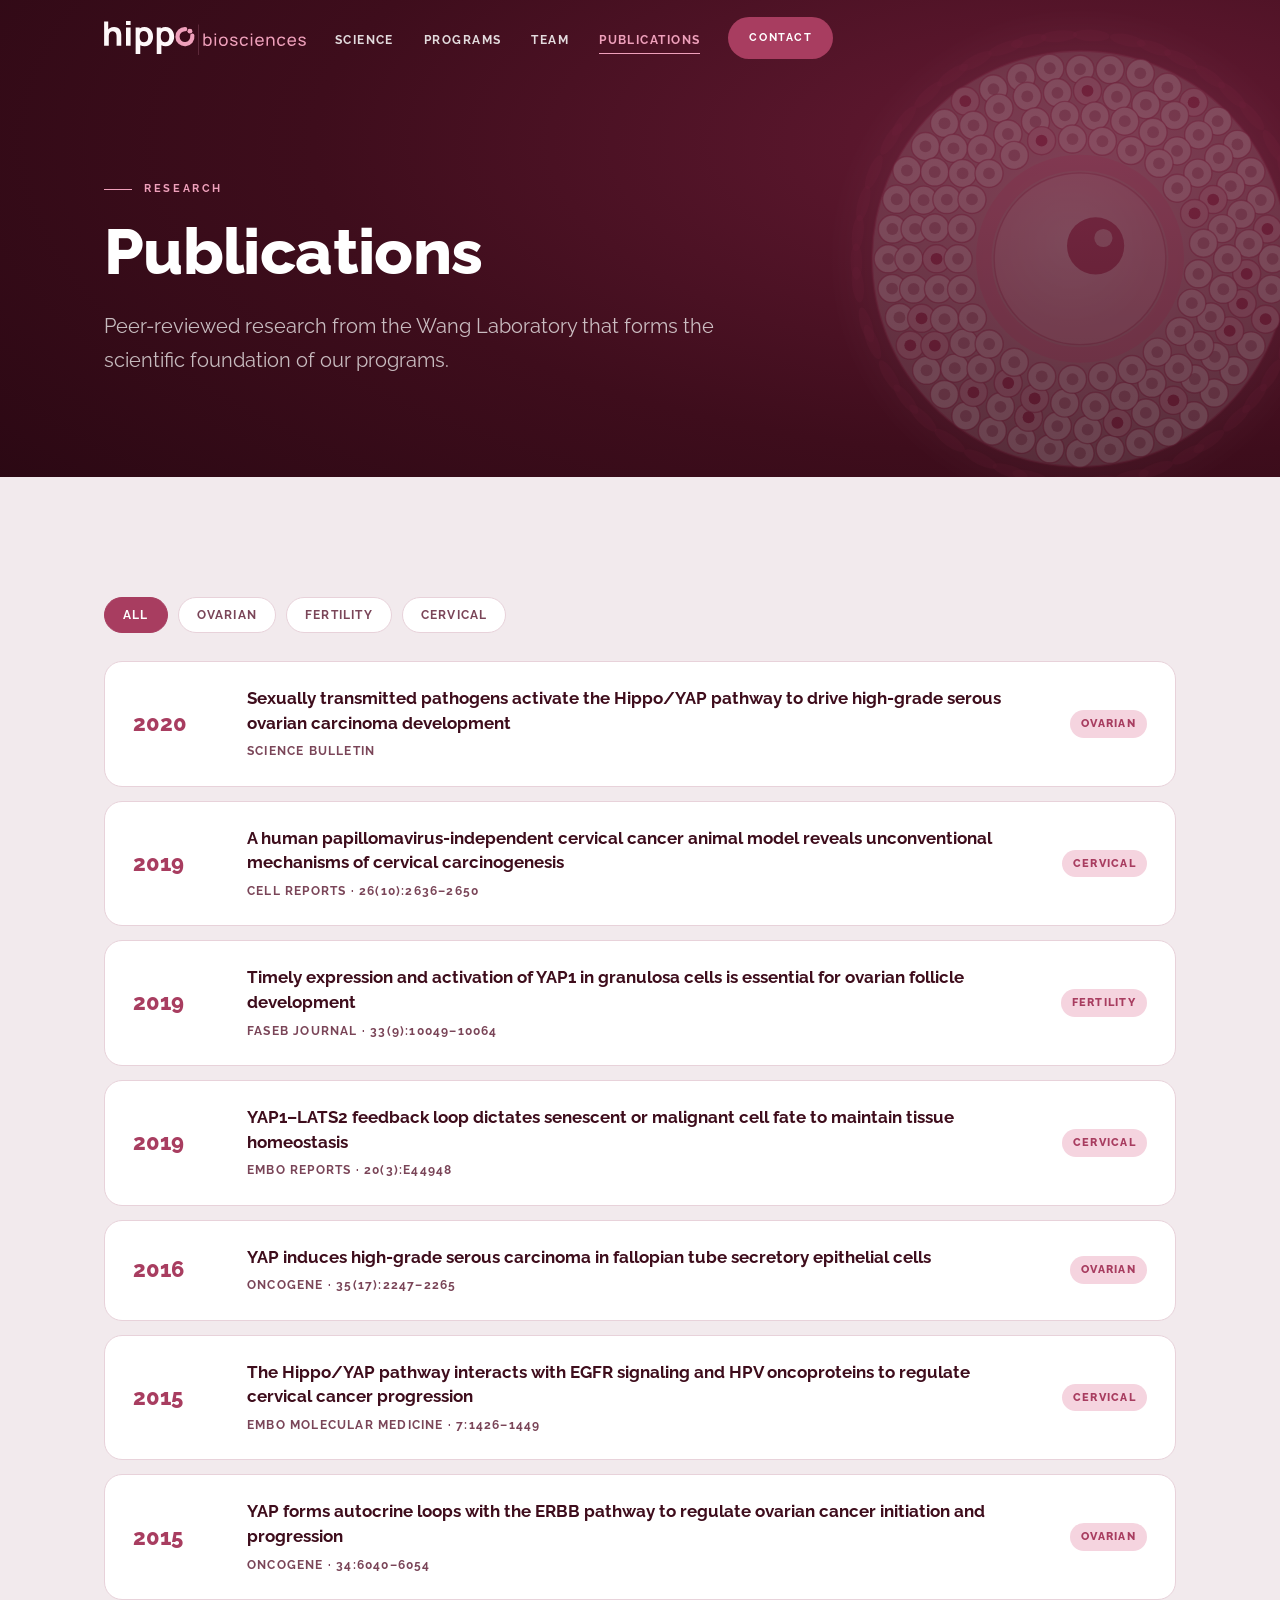
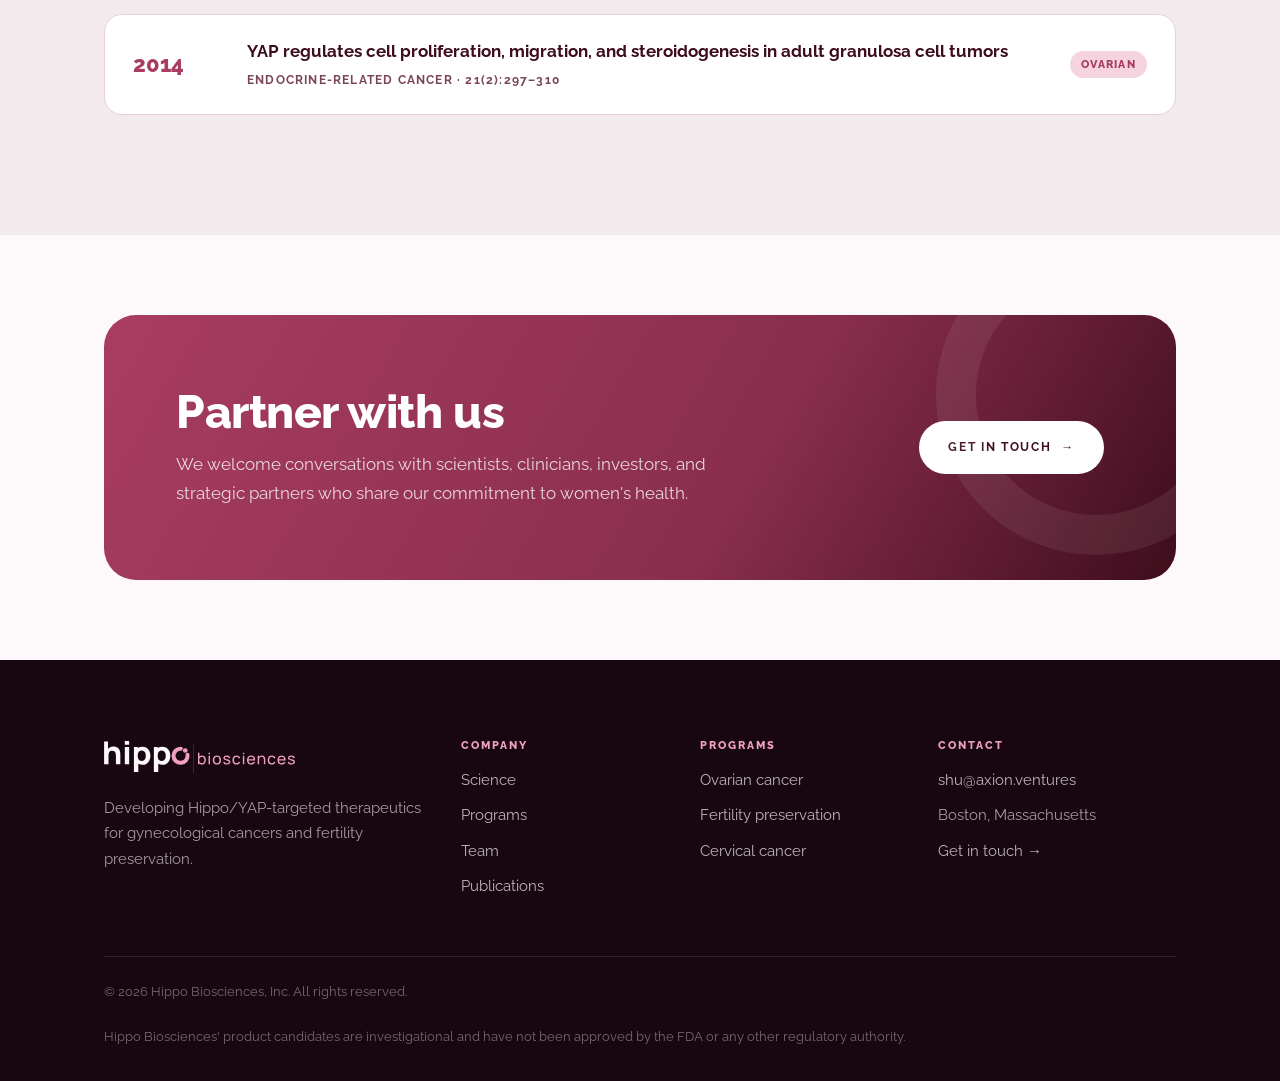
<file: publications.html>
<!DOCTYPE html>
<html lang="en">
<head>
<meta charset="utf-8">
<script>document.documentElement.className+=" js"</script>
<meta name="viewport" content="width=device-width, initial-scale=1">
<title>Publications | Hippo Biosciences</title>
<meta name="description" content="Peer-reviewed research underpinning Hippo Biosciences&#x27; programs.">
<link rel="canonical" href="https://hippobtx.com/publications.html">
<meta name="theme-color" content="#3E0D1C">
<link rel="icon" href="assets/brand/favicon.svg" type="image/svg+xml">
<link rel="apple-touch-icon" href="assets/brand/apple-touch-icon.png">
<meta property="og:type" content="website">
<meta property="og:site_name" content="Hippo Biosciences">
<meta property="og:url" content="https://hippobtx.com/publications.html">
<meta property="og:title" content="Publications | Hippo Biosciences">
<meta property="og:description" content="Peer-reviewed research underpinning Hippo Biosciences&#x27; programs.">
<meta property="og:image" content="https://hippobtx.com/assets/img/share.png">
<meta name="twitter:card" content="summary_large_image">
<link rel="preload" href="assets/fonts/raleway-800.woff2" as="font" type="font/woff2" crossorigin>
<link rel="preload" href="assets/fonts/raleway-400.woff2" as="font" type="font/woff2" crossorigin>
<link rel="stylesheet" href="assets/css/site.css">
</head>
<body>
<a class="skip" href="#main">Skip to content</a>
<header class="site-header over-dark">
  <div class="wrap">
    <a class="brand" href="index.html" aria-label="Hippo Biosciences home">
      <img class="on-light" src="assets/brand/logo.svg" alt="Hippo Biosciences" width="203" height="36">
      <img class="on-dark" src="assets/brand/logo-white.svg" alt="Hippo Biosciences" width="203" height="36">
    </a>
    <nav aria-label="Main"><ul class="nav"><li><a href="science.html">Science</a></li><li><a href="programs.html">Programs</a></li><li><a href="team.html">Team</a></li><li><a href="publications.html" aria-current="page">Publications</a></li></ul></nav>
    <a class="btn btn-rose header-cta" href="contact.html">Contact</a>
    <button class="menu-btn" aria-label="Menu" aria-expanded="false" aria-controls="mobile-nav"><span></span><span></span><span></span></button>
  </div>
</header>
<nav class="mobile-nav" id="mobile-nav" aria-label="Mobile"><a href="index.html">Home</a><a href="science.html">Science</a><a href="programs.html">Programs</a><a href="team.html">Team</a><a href="publications.html" aria-current="page">Publications</a><a href="contact.html">Contact</a></nav>
<main id="main">
<section class="page-hero"><div class="deco" aria-hidden="true"><svg xmlns="http://www.w3.org/2000/svg" viewBox="0 0 360 360" class="illus" aria-hidden="true"><defs><radialGradient id="ph4oo" cx="45%" cy="40%"><stop offset="0" stop-color="#fff"/><stop offset="1" stop-color="#F5D4DF"/></radialGradient><radialGradient id="ph4bg"><stop offset="0" stop-color="#F5D4DF" stop-opacity=".9"/><stop offset="1" stop-color="#F5D4DF" stop-opacity="0"/></radialGradient></defs><circle cx="180.0" cy="180.0" r="176.4" fill="url(#ph4bg)"/><ellipse cx="334.8" cy="178.4" rx="12.6" ry="4.0" transform="rotate(89.4 334.8 178.4)" fill="#A83D60" opacity=".35"/><ellipse cx="333.8" cy="197.9" rx="12.6" ry="4.0" transform="rotate(96.6 333.8 197.9)" fill="#A83D60" opacity=".35"/><ellipse cx="328.7" cy="223.1" rx="12.6" ry="4.0" transform="rotate(106.2 328.7 223.1)" fill="#A83D60" opacity=".35"/><ellipse cx="323.5" cy="238.0" rx="12.6" ry="4.0" transform="rotate(112.0 323.5 238.0)" fill="#A83D60" opacity=".35"/><ellipse cx="312.1" cy="260.7" rx="12.6" ry="4.0" transform="rotate(121.4 312.1 260.7)" fill="#A83D60" opacity=".35"/><ellipse cx="300.9" cy="276.7" rx="12.6" ry="4.0" transform="rotate(128.7 300.9 276.7)" fill="#A83D60" opacity=".35"/><ellipse cx="288.6" cy="290.3" rx="12.6" ry="4.0" transform="rotate(135.4 288.6 290.3)" fill="#A83D60" opacity=".35"/><ellipse cx="269.2" cy="306.5" rx="12.6" ry="4.0" transform="rotate(144.8 269.2 306.5)" fill="#A83D60" opacity=".35"/><ellipse cx="255.0" cy="315.4" rx="12.6" ry="4.0" transform="rotate(151.0 255.0 315.4)" fill="#A83D60" opacity=".35"/><ellipse cx="232.4" cy="325.7" rx="12.6" ry="4.0" transform="rotate(160.2 232.4 325.7)" fill="#A83D60" opacity=".35"/><ellipse cx="215.4" cy="330.7" rx="12.6" ry="4.0" transform="rotate(166.8 215.4 330.7)" fill="#A83D60" opacity=".35"/><ellipse cx="194.4" cy="334.1" rx="12.6" ry="4.0" transform="rotate(174.7 194.4 334.1)" fill="#A83D60" opacity=".35"/><ellipse cx="170.1" cy="334.5" rx="12.6" ry="4.0" transform="rotate(183.7 170.1 334.5)" fill="#A83D60" opacity=".35"/><ellipse cx="145.5" cy="330.9" rx="12.6" ry="4.0" transform="rotate(192.9 145.5 330.9)" fill="#A83D60" opacity=".35"/><ellipse cx="131.5" cy="327.0" rx="12.6" ry="4.0" transform="rotate(198.3 131.5 327.0)" fill="#A83D60" opacity=".35"/><ellipse cx="111.1" cy="318.6" rx="12.6" ry="4.0" transform="rotate(206.4 111.1 318.6)" fill="#A83D60" opacity=".35"/><ellipse cx="89.8" cy="305.8" rx="12.6" ry="4.0" transform="rotate(215.7 89.8 305.8)" fill="#A83D60" opacity=".35"/><ellipse cx="71.3" cy="290.3" rx="12.6" ry="4.0" transform="rotate(224.6 71.3 290.3)" fill="#A83D60" opacity=".35"/><ellipse cx="59.5" cy="277.1" rx="12.6" ry="4.0" transform="rotate(231.1 59.5 277.1)" fill="#A83D60" opacity=".35"/><ellipse cx="48.2" cy="261.2" rx="12.6" ry="4.0" transform="rotate(238.3 48.2 261.2)" fill="#A83D60" opacity=".35"/><ellipse cx="36.3" cy="237.6" rx="12.6" ry="4.0" transform="rotate(248.2 36.3 237.6)" fill="#A83D60" opacity=".35"/><ellipse cx="32.1" cy="225.8" rx="12.6" ry="4.0" transform="rotate(252.8 32.1 225.8)" fill="#A83D60" opacity=".35"/><ellipse cx="26.2" cy="197.8" rx="12.6" ry="4.0" transform="rotate(263.4 26.2 197.8)" fill="#A83D60" opacity=".35"/><ellipse cx="25.2" cy="182.0" rx="12.6" ry="4.0" transform="rotate(269.3 25.2 182.0)" fill="#A83D60" opacity=".35"/><ellipse cx="26.2" cy="162.2" rx="12.6" ry="4.0" transform="rotate(276.6 26.2 162.2)" fill="#A83D60" opacity=".35"/><ellipse cx="30.0" cy="141.7" rx="12.6" ry="4.0" transform="rotate(284.3 30.0 141.7)" fill="#A83D60" opacity=".35"/><ellipse cx="37.3" cy="120.0" rx="12.6" ry="4.0" transform="rotate(292.8 37.3 120.0)" fill="#A83D60" opacity=".35"/><ellipse cx="49.3" cy="97.1" rx="12.6" ry="4.0" transform="rotate(302.4 49.3 97.1)" fill="#A83D60" opacity=".35"/><ellipse cx="58.1" cy="84.6" rx="12.6" ry="4.0" transform="rotate(308.0 58.1 84.6)" fill="#A83D60" opacity=".35"/><ellipse cx="74.9" cy="66.4" rx="12.6" ry="4.0" transform="rotate(317.2 74.9 66.4)" fill="#A83D60" opacity=".35"/><ellipse cx="91.8" cy="52.8" rx="12.6" ry="4.0" transform="rotate(325.3 91.8 52.8)" fill="#A83D60" opacity=".35"/><ellipse cx="107.7" cy="43.1" rx="12.6" ry="4.0" transform="rotate(332.2 107.7 43.1)" fill="#A83D60" opacity=".35"/><ellipse cx="128.6" cy="34.0" rx="12.6" ry="4.0" transform="rotate(340.6 128.6 34.0)" fill="#A83D60" opacity=".35"/><ellipse cx="144.5" cy="29.3" rx="12.6" ry="4.0" transform="rotate(346.8 144.5 29.3)" fill="#A83D60" opacity=".35"/><ellipse cx="165.4" cy="25.9" rx="12.6" ry="4.0" transform="rotate(354.6 165.4 25.9)" fill="#A83D60" opacity=".35"/><ellipse cx="187.8" cy="25.4" rx="12.6" ry="4.0" transform="rotate(362.9 187.8 25.4)" fill="#A83D60" opacity=".35"/><ellipse cx="213.1" cy="28.8" rx="12.6" ry="4.0" transform="rotate(372.4 213.1 28.8)" fill="#A83D60" opacity=".35"/><ellipse cx="231.2" cy="33.9" rx="12.6" ry="4.0" transform="rotate(379.3 231.2 33.9)" fill="#A83D60" opacity=".35"/><ellipse cx="249.7" cy="41.8" rx="12.6" ry="4.0" transform="rotate(386.8 249.7 41.8)" fill="#A83D60" opacity=".35"/><ellipse cx="269.9" cy="54.0" rx="12.6" ry="4.0" transform="rotate(395.5 269.9 54.0)" fill="#A83D60" opacity=".35"/><ellipse cx="285.3" cy="66.6" rx="12.6" ry="4.0" transform="rotate(402.9 285.3 66.6)" fill="#A83D60" opacity=".35"/><ellipse cx="298.9" cy="80.9" rx="12.6" ry="4.0" transform="rotate(410.2 298.9 80.9)" fill="#A83D60" opacity=".35"/><ellipse cx="313.7" cy="101.9" rx="12.6" ry="4.0" transform="rotate(419.7 313.7 101.9)" fill="#A83D60" opacity=".35"/><ellipse cx="322.7" cy="120.0" rx="12.6" ry="4.0" transform="rotate(427.2 322.7 120.0)" fill="#A83D60" opacity=".35"/><ellipse cx="328.4" cy="136.0" rx="12.6" ry="4.0" transform="rotate(433.5 328.4 136.0)" fill="#A83D60" opacity=".35"/><ellipse cx="333.5" cy="159.6" rx="12.6" ry="4.0" transform="rotate(442.4 333.5 159.6)" fill="#A83D60" opacity=".35"/><circle cx="180.0" cy="180.0" r="144.0" fill="#fff" fill-opacity=".55" stroke="#A83D60" stroke-opacity=".5" stroke-width="1.5"/><circle cx="313.3" cy="180.0" r="9.7" fill="#fff" stroke="#A83D60" stroke-opacity=".55" stroke-width="1"/><circle cx="313.3" cy="180.0" r="4.1" fill="#7A4558" opacity="0.45"/><circle cx="312.5" cy="201.0" r="9.7" fill="#fff" stroke="#A83D60" stroke-opacity=".55" stroke-width="1"/><circle cx="312.5" cy="201.0" r="4.1" fill="#7A4558" opacity="0.45"/><circle cx="308.5" cy="221.8" r="9.7" fill="#F5D4DF" stroke="#A83D60" stroke-opacity=".55" stroke-width="1"/><circle cx="308.5" cy="221.8" r="4.1" fill="#A83D60" opacity="0.95"/><circle cx="298.4" cy="240.3" r="9.7" fill="#fff" stroke="#A83D60" stroke-opacity=".55" stroke-width="1"/><circle cx="298.4" cy="240.3" r="4.1" fill="#7A4558" opacity="0.45"/><circle cx="286.6" cy="257.5" r="9.7" fill="#fff" stroke="#A83D60" stroke-opacity=".55" stroke-width="1"/><circle cx="286.6" cy="257.5" r="4.1" fill="#7A4558" opacity="0.45"/><circle cx="272.9" cy="272.9" r="9.7" fill="#fff" stroke="#A83D60" stroke-opacity=".55" stroke-width="1"/><circle cx="272.9" cy="272.9" r="4.1" fill="#7A4558" opacity="0.45"/><circle cx="258.9" cy="288.6" r="9.7" fill="#fff" stroke="#A83D60" stroke-opacity=".55" stroke-width="1"/><circle cx="258.9" cy="288.6" r="4.1" fill="#7A4558" opacity="0.45"/><circle cx="241.2" cy="300.0" r="9.7" fill="#fff" stroke="#A83D60" stroke-opacity=".55" stroke-width="1"/><circle cx="241.2" cy="300.0" r="4.1" fill="#7A4558" opacity="0.45"/><circle cx="221.4" cy="307.4" r="9.7" fill="#fff" stroke="#A83D60" stroke-opacity=".55" stroke-width="1"/><circle cx="221.4" cy="307.4" r="4.1" fill="#7A4558" opacity="0.45"/><circle cx="200.9" cy="311.9" r="9.7" fill="#fff" stroke="#A83D60" stroke-opacity=".55" stroke-width="1"/><circle cx="200.9" cy="311.9" r="4.1" fill="#7A4558" opacity="0.45"/><circle cx="180.0" cy="314.6" r="9.7" fill="#fff" stroke="#A83D60" stroke-opacity=".55" stroke-width="1"/><circle cx="180.0" cy="314.6" r="4.1" fill="#7A4558" opacity="0.45"/><circle cx="159.2" cy="311.5" r="9.7" fill="#fff" stroke="#A83D60" stroke-opacity=".55" stroke-width="1"/><circle cx="159.2" cy="311.5" r="4.1" fill="#7A4558" opacity="0.45"/><circle cx="139.4" cy="305.0" r="9.7" fill="#fff" stroke="#A83D60" stroke-opacity=".55" stroke-width="1"/><circle cx="139.4" cy="305.0" r="4.1" fill="#7A4558" opacity="0.45"/><circle cx="119.3" cy="299.2" r="9.7" fill="#fff" stroke="#A83D60" stroke-opacity=".55" stroke-width="1"/><circle cx="119.3" cy="299.2" r="4.1" fill="#7A4558" opacity="0.45"/><circle cx="101.0" cy="288.8" r="9.7" fill="#fff" stroke="#A83D60" stroke-opacity=".55" stroke-width="1"/><circle cx="101.0" cy="288.8" r="4.1" fill="#7A4558" opacity="0.45"/><circle cx="86.1" cy="273.9" r="9.7" fill="#fff" stroke="#A83D60" stroke-opacity=".55" stroke-width="1"/><circle cx="86.1" cy="273.9" r="4.1" fill="#7A4558" opacity="0.45"/><circle cx="73.8" cy="257.2" r="9.7" fill="#fff" stroke="#A83D60" stroke-opacity=".55" stroke-width="1"/><circle cx="73.8" cy="257.2" r="4.1" fill="#7A4558" opacity="0.45"/><circle cx="62.5" cy="239.9" r="9.7" fill="#F5D4DF" stroke="#A83D60" stroke-opacity=".55" stroke-width="1"/><circle cx="62.5" cy="239.9" r="4.1" fill="#A83D60" opacity="0.95"/><circle cx="55.0" cy="220.6" r="9.7" fill="#fff" stroke="#A83D60" stroke-opacity=".55" stroke-width="1"/><circle cx="55.0" cy="220.6" r="4.1" fill="#7A4558" opacity="0.45"/><circle cx="49.9" cy="200.6" r="9.7" fill="#fff" stroke="#A83D60" stroke-opacity=".55" stroke-width="1"/><circle cx="49.9" cy="200.6" r="4.1" fill="#7A4558" opacity="0.45"/><circle cx="47.2" cy="180.0" r="9.7" fill="#fff" stroke="#A83D60" stroke-opacity=".55" stroke-width="1"/><circle cx="47.2" cy="180.0" r="4.1" fill="#7A4558" opacity="0.45"/><circle cx="50.1" cy="159.4" r="9.7" fill="#fff" stroke="#A83D60" stroke-opacity=".55" stroke-width="1"/><circle cx="50.1" cy="159.4" r="4.1" fill="#7A4558" opacity="0.45"/><circle cx="53.1" cy="138.8" r="9.7" fill="#fff" stroke="#A83D60" stroke-opacity=".55" stroke-width="1"/><circle cx="53.1" cy="138.8" r="4.1" fill="#7A4558" opacity="0.45"/><circle cx="60.2" cy="118.9" r="9.7" fill="#fff" stroke="#A83D60" stroke-opacity=".55" stroke-width="1"/><circle cx="60.2" cy="118.9" r="4.1" fill="#7A4558" opacity="0.45"/><circle cx="73.0" cy="102.2" r="9.7" fill="#fff" stroke="#A83D60" stroke-opacity=".55" stroke-width="1"/><circle cx="73.0" cy="102.2" r="4.1" fill="#7A4558" opacity="0.45"/><circle cx="86.2" cy="86.2" r="9.7" fill="#fff" stroke="#A83D60" stroke-opacity=".55" stroke-width="1"/><circle cx="86.2" cy="86.2" r="4.1" fill="#7A4558" opacity="0.45"/><circle cx="100.6" cy="70.8" r="9.7" fill="#F5D4DF" stroke="#A83D60" stroke-opacity=".55" stroke-width="1"/><circle cx="100.6" cy="70.8" r="4.1" fill="#A83D60" opacity="0.95"/><circle cx="120.1" cy="62.5" r="9.7" fill="#fff" stroke="#A83D60" stroke-opacity=".55" stroke-width="1"/><circle cx="120.1" cy="62.5" r="4.1" fill="#7A4558" opacity="0.45"/><circle cx="139.2" cy="54.3" r="9.7" fill="#fff" stroke="#A83D60" stroke-opacity=".55" stroke-width="1"/><circle cx="139.2" cy="54.3" r="4.1" fill="#7A4558" opacity="0.45"/><circle cx="159.1" cy="48.1" r="9.7" fill="#fff" stroke="#A83D60" stroke-opacity=".55" stroke-width="1"/><circle cx="159.1" cy="48.1" r="4.1" fill="#7A4558" opacity="0.45"/><circle cx="180.0" cy="48.8" r="9.7" fill="#fff" stroke="#A83D60" stroke-opacity=".55" stroke-width="1"/><circle cx="180.0" cy="48.8" r="4.1" fill="#7A4558" opacity="0.45"/><circle cx="200.8" cy="49.0" r="9.7" fill="#fff" stroke="#A83D60" stroke-opacity=".55" stroke-width="1"/><circle cx="200.8" cy="49.0" r="4.1" fill="#7A4558" opacity="0.45"/><circle cx="221.7" cy="51.6" r="9.7" fill="#fff" stroke="#A83D60" stroke-opacity=".55" stroke-width="1"/><circle cx="221.7" cy="51.6" r="4.1" fill="#7A4558" opacity="0.45"/><circle cx="240.5" cy="61.3" r="9.7" fill="#fff" stroke="#A83D60" stroke-opacity=".55" stroke-width="1"/><circle cx="240.5" cy="61.3" r="4.1" fill="#7A4558" opacity="0.45"/><circle cx="258.7" cy="71.7" r="9.7" fill="#F5D4DF" stroke="#A83D60" stroke-opacity=".55" stroke-width="1"/><circle cx="258.7" cy="71.7" r="4.1" fill="#A83D60" opacity="0.95"/><circle cx="275.3" cy="84.7" r="9.7" fill="#fff" stroke="#A83D60" stroke-opacity=".55" stroke-width="1"/><circle cx="275.3" cy="84.7" r="4.1" fill="#7A4558" opacity="0.45"/><circle cx="289.0" cy="100.8" r="9.7" fill="#fff" stroke="#A83D60" stroke-opacity=".55" stroke-width="1"/><circle cx="289.0" cy="100.8" r="4.1" fill="#7A4558" opacity="0.45"/><circle cx="298.3" cy="119.7" r="9.7" fill="#fff" stroke="#A83D60" stroke-opacity=".55" stroke-width="1"/><circle cx="298.3" cy="119.7" r="4.1" fill="#7A4558" opacity="0.45"/><circle cx="305.2" cy="139.3" r="9.7" fill="#fff" stroke="#A83D60" stroke-opacity=".55" stroke-width="1"/><circle cx="305.2" cy="139.3" r="4.1" fill="#7A4558" opacity="0.45"/><circle cx="309.8" cy="159.4" r="9.7" fill="#F5D4DF" stroke="#A83D60" stroke-opacity=".55" stroke-width="1"/><circle cx="309.8" cy="159.4" r="4.1" fill="#A83D60" opacity="0.95"/><circle cx="295.4" cy="190.4" r="9.7" fill="#F5D4DF" stroke="#A83D60" stroke-opacity=".55" stroke-width="1"/><circle cx="295.4" cy="190.4" r="4.1" fill="#A83D60" opacity="0.95"/><circle cx="292.2" cy="211.0" r="9.7" fill="#F5D4DF" stroke="#A83D60" stroke-opacity=".55" stroke-width="1"/><circle cx="292.2" cy="211.0" r="4.1" fill="#A83D60" opacity="0.95"/><circle cx="283.6" cy="229.9" r="9.7" fill="#F5D4DF" stroke="#A83D60" stroke-opacity=".55" stroke-width="1"/><circle cx="283.6" cy="229.9" r="4.1" fill="#A83D60" opacity="0.95"/><circle cx="273.4" cy="247.8" r="9.7" fill="#fff" stroke="#A83D60" stroke-opacity=".55" stroke-width="1"/><circle cx="273.4" cy="247.8" r="4.1" fill="#7A4558" opacity="0.45"/><circle cx="259.5" cy="263.2" r="9.7" fill="#fff" stroke="#A83D60" stroke-opacity=".55" stroke-width="1"/><circle cx="259.5" cy="263.2" r="4.1" fill="#7A4558" opacity="0.45"/><circle cx="244.7" cy="278.0" r="9.7" fill="#F5D4DF" stroke="#A83D60" stroke-opacity=".55" stroke-width="1"/><circle cx="244.7" cy="278.0" r="4.1" fill="#A83D60" opacity="0.95"/><circle cx="225.6" cy="286.7" r="9.7" fill="#fff" stroke="#A83D60" stroke-opacity=".55" stroke-width="1"/><circle cx="225.6" cy="286.7" r="4.1" fill="#7A4558" opacity="0.45"/><circle cx="205.9" cy="293.5" r="9.7" fill="#F5D4DF" stroke="#A83D60" stroke-opacity=".55" stroke-width="1"/><circle cx="205.9" cy="293.5" r="4.1" fill="#A83D60" opacity="0.95"/><circle cx="185.3" cy="298.3" r="9.7" fill="#fff" stroke="#A83D60" stroke-opacity=".55" stroke-width="1"/><circle cx="185.3" cy="298.3" r="4.1" fill="#7A4558" opacity="0.45"/><circle cx="164.3" cy="295.8" r="9.7" fill="#fff" stroke="#A83D60" stroke-opacity=".55" stroke-width="1"/><circle cx="164.3" cy="295.8" r="4.1" fill="#7A4558" opacity="0.45"/><circle cx="144.4" cy="289.7" r="9.7" fill="#F5D4DF" stroke="#A83D60" stroke-opacity=".55" stroke-width="1"/><circle cx="144.4" cy="289.7" r="4.1" fill="#A83D60" opacity="0.95"/><circle cx="124.9" cy="282.5" r="9.7" fill="#fff" stroke="#A83D60" stroke-opacity=".55" stroke-width="1"/><circle cx="124.9" cy="282.5" r="4.1" fill="#7A4558" opacity="0.45"/><circle cx="106.2" cy="272.5" r="9.7" fill="#F5D4DF" stroke="#A83D60" stroke-opacity=".55" stroke-width="1"/><circle cx="106.2" cy="272.5" r="4.1" fill="#A83D60" opacity="0.95"/><circle cx="93.3" cy="255.7" r="9.7" fill="#fff" stroke="#A83D60" stroke-opacity=".55" stroke-width="1"/><circle cx="93.3" cy="255.7" r="4.1" fill="#7A4558" opacity="0.45"/><circle cx="79.5" cy="240.1" r="9.7" fill="#F5D4DF" stroke="#A83D60" stroke-opacity=".55" stroke-width="1"/><circle cx="79.5" cy="240.1" r="4.1" fill="#A83D60" opacity="0.95"/><circle cx="70.3" cy="221.2" r="9.7" fill="#F5D4DF" stroke="#A83D60" stroke-opacity=".55" stroke-width="1"/><circle cx="70.3" cy="221.2" r="4.1" fill="#A83D60" opacity="0.95"/><circle cx="64.8" cy="200.9" r="9.7" fill="#fff" stroke="#A83D60" stroke-opacity=".55" stroke-width="1"/><circle cx="64.8" cy="200.9" r="4.1" fill="#7A4558" opacity="0.45"/><circle cx="61.5" cy="180.0" r="9.7" fill="#fff" stroke="#A83D60" stroke-opacity=".55" stroke-width="1"/><circle cx="61.5" cy="180.0" r="4.1" fill="#7A4558" opacity="0.45"/><circle cx="65.8" cy="159.3" r="9.7" fill="#fff" stroke="#A83D60" stroke-opacity=".55" stroke-width="1"/><circle cx="65.8" cy="159.3" r="4.1" fill="#7A4558" opacity="0.45"/><circle cx="71.7" cy="139.4" r="9.7" fill="#fff" stroke="#A83D60" stroke-opacity=".55" stroke-width="1"/><circle cx="71.7" cy="139.4" r="4.1" fill="#7A4558" opacity="0.45"/><circle cx="79.4" cy="119.9" r="9.7" fill="#fff" stroke="#A83D60" stroke-opacity=".55" stroke-width="1"/><circle cx="79.4" cy="119.9" r="4.1" fill="#7A4558" opacity="0.45"/><circle cx="92.4" cy="103.5" r="9.7" fill="#fff" stroke="#A83D60" stroke-opacity=".55" stroke-width="1"/><circle cx="92.4" cy="103.5" r="4.1" fill="#7A4558" opacity="0.45"/><circle cx="106.3" cy="87.6" r="9.7" fill="#fff" stroke="#A83D60" stroke-opacity=".55" stroke-width="1"/><circle cx="106.3" cy="87.6" r="4.1" fill="#7A4558" opacity="0.45"/><circle cx="123.9" cy="75.7" r="9.7" fill="#fff" stroke="#A83D60" stroke-opacity=".55" stroke-width="1"/><circle cx="123.9" cy="75.7" r="4.1" fill="#7A4558" opacity="0.45"/><circle cx="143.5" cy="67.5" r="9.7" fill="#fff" stroke="#A83D60" stroke-opacity=".55" stroke-width="1"/><circle cx="143.5" cy="67.5" r="4.1" fill="#7A4558" opacity="0.45"/><circle cx="164.4" cy="65.1" r="9.7" fill="#fff" stroke="#A83D60" stroke-opacity=".55" stroke-width="1"/><circle cx="164.4" cy="65.1" r="4.1" fill="#7A4558" opacity="0.45"/><circle cx="185.2" cy="63.7" r="9.7" fill="#F5D4DF" stroke="#A83D60" stroke-opacity=".55" stroke-width="1"/><circle cx="185.2" cy="63.7" r="4.1" fill="#A83D60" opacity="0.95"/><circle cx="205.6" cy="67.8" r="9.7" fill="#fff" stroke="#A83D60" stroke-opacity=".55" stroke-width="1"/><circle cx="205.6" cy="67.8" r="4.1" fill="#7A4558" opacity="0.45"/><circle cx="225.6" cy="73.3" r="9.7" fill="#fff" stroke="#A83D60" stroke-opacity=".55" stroke-width="1"/><circle cx="225.6" cy="73.3" r="4.1" fill="#7A4558" opacity="0.45"/><circle cx="245.5" cy="80.8" r="9.7" fill="#fff" stroke="#A83D60" stroke-opacity=".55" stroke-width="1"/><circle cx="245.5" cy="80.8" r="4.1" fill="#7A4558" opacity="0.45"/><circle cx="262.1" cy="94.2" r="9.7" fill="#fff" stroke="#A83D60" stroke-opacity=".55" stroke-width="1"/><circle cx="262.1" cy="94.2" r="4.1" fill="#7A4558" opacity="0.45"/><circle cx="276.1" cy="110.2" r="9.7" fill="#fff" stroke="#A83D60" stroke-opacity=".55" stroke-width="1"/><circle cx="276.1" cy="110.2" r="4.1" fill="#7A4558" opacity="0.45"/><circle cx="284.4" cy="129.7" r="9.7" fill="#fff" stroke="#A83D60" stroke-opacity=".55" stroke-width="1"/><circle cx="284.4" cy="129.7" r="4.1" fill="#7A4558" opacity="0.45"/><circle cx="291.6" cy="149.2" r="9.7" fill="#fff" stroke="#A83D60" stroke-opacity=".55" stroke-width="1"/><circle cx="291.6" cy="149.2" r="4.1" fill="#7A4558" opacity="0.45"/><circle cx="297.0" cy="169.5" r="9.7" fill="#fff" stroke="#A83D60" stroke-opacity=".55" stroke-width="1"/><circle cx="297.0" cy="169.5" r="4.1" fill="#7A4558" opacity="0.45"/><circle cx="282.2" cy="180.0" r="9.7" fill="#fff" stroke="#A83D60" stroke-opacity=".55" stroke-width="1"/><circle cx="282.2" cy="180.0" r="4.1" fill="#7A4558" opacity="0.45"/><circle cx="279.2" cy="201.1" r="9.7" fill="#fff" stroke="#A83D60" stroke-opacity=".55" stroke-width="1"/><circle cx="279.2" cy="201.1" r="4.1" fill="#7A4558" opacity="0.45"/><circle cx="270.6" cy="220.3" r="9.7" fill="#fff" stroke="#A83D60" stroke-opacity=".55" stroke-width="1"/><circle cx="270.6" cy="220.3" r="4.1" fill="#7A4558" opacity="0.45"/><circle cx="262.9" cy="240.2" r="9.7" fill="#fff" stroke="#A83D60" stroke-opacity=".55" stroke-width="1"/><circle cx="262.9" cy="240.2" r="4.1" fill="#7A4558" opacity="0.45"/><circle cx="248.1" cy="255.7" r="9.7" fill="#fff" stroke="#A83D60" stroke-opacity=".55" stroke-width="1"/><circle cx="248.1" cy="255.7" r="4.1" fill="#7A4558" opacity="0.45"/><circle cx="229.8" cy="266.2" r="9.7" fill="#fff" stroke="#A83D60" stroke-opacity=".55" stroke-width="1"/><circle cx="229.8" cy="266.2" r="4.1" fill="#7A4558" opacity="0.45"/><circle cx="210.9" cy="275.2" r="9.7" fill="#fff" stroke="#A83D60" stroke-opacity=".55" stroke-width="1"/><circle cx="210.9" cy="275.2" r="4.1" fill="#7A4558" opacity="0.45"/><circle cx="190.7" cy="282.1" r="9.7" fill="#fff" stroke="#A83D60" stroke-opacity=".55" stroke-width="1"/><circle cx="190.7" cy="282.1" r="4.1" fill="#7A4558" opacity="0.45"/><circle cx="169.5" cy="279.9" r="9.7" fill="#fff" stroke="#A83D60" stroke-opacity=".55" stroke-width="1"/><circle cx="169.5" cy="279.9" r="4.1" fill="#7A4558" opacity="0.45"/><circle cx="148.6" cy="276.7" r="9.7" fill="#F5D4DF" stroke="#A83D60" stroke-opacity=".55" stroke-width="1"/><circle cx="148.6" cy="276.7" r="4.1" fill="#A83D60" opacity="0.95"/><circle cx="130.3" cy="266.0" r="9.7" fill="#F5D4DF" stroke="#A83D60" stroke-opacity=".55" stroke-width="1"/><circle cx="130.3" cy="266.0" r="4.1" fill="#A83D60" opacity="0.95"/><circle cx="111.5" cy="256.1" r="9.7" fill="#fff" stroke="#A83D60" stroke-opacity=".55" stroke-width="1"/><circle cx="111.5" cy="256.1" r="4.1" fill="#7A4558" opacity="0.45"/><circle cx="99.6" cy="238.4" r="9.7" fill="#fff" stroke="#A83D60" stroke-opacity=".55" stroke-width="1"/><circle cx="99.6" cy="238.4" r="4.1" fill="#7A4558" opacity="0.45"/><circle cx="86.2" cy="221.8" r="9.7" fill="#fff" stroke="#A83D60" stroke-opacity=".55" stroke-width="1"/><circle cx="86.2" cy="221.8" r="4.1" fill="#7A4558" opacity="0.45"/><circle cx="82.0" cy="200.8" r="9.7" fill="#fff" stroke="#A83D60" stroke-opacity=".55" stroke-width="1"/><circle cx="82.0" cy="200.8" r="4.1" fill="#7A4558" opacity="0.45"/><circle cx="80.7" cy="180.0" r="9.7" fill="#F5D4DF" stroke="#A83D60" stroke-opacity=".55" stroke-width="1"/><circle cx="80.7" cy="180.0" r="4.1" fill="#A83D60" opacity="0.95"/><circle cx="79.6" cy="158.7" r="9.7" fill="#fff" stroke="#A83D60" stroke-opacity=".55" stroke-width="1"/><circle cx="79.6" cy="158.7" r="4.1" fill="#7A4558" opacity="0.45"/><circle cx="87.8" cy="139.0" r="9.7" fill="#fff" stroke="#A83D60" stroke-opacity=".55" stroke-width="1"/><circle cx="87.8" cy="139.0" r="4.1" fill="#7A4558" opacity="0.45"/><circle cx="98.7" cy="120.9" r="9.7" fill="#fff" stroke="#A83D60" stroke-opacity=".55" stroke-width="1"/><circle cx="98.7" cy="120.9" r="4.1" fill="#7A4558" opacity="0.45"/><circle cx="111.7" cy="104.1" r="9.7" fill="#fff" stroke="#A83D60" stroke-opacity=".55" stroke-width="1"/><circle cx="111.7" cy="104.1" r="4.1" fill="#7A4558" opacity="0.45"/><circle cx="130.1" cy="93.6" r="9.7" fill="#fff" stroke="#A83D60" stroke-opacity=".55" stroke-width="1"/><circle cx="130.1" cy="93.6" r="4.1" fill="#7A4558" opacity="0.45"/><circle cx="149.2" cy="85.1" r="9.7" fill="#fff" stroke="#A83D60" stroke-opacity=".55" stroke-width="1"/><circle cx="149.2" cy="85.1" r="4.1" fill="#7A4558" opacity="0.45"/><circle cx="169.6" cy="80.7" r="9.7" fill="#fff" stroke="#A83D60" stroke-opacity=".55" stroke-width="1"/><circle cx="169.6" cy="80.7" r="4.1" fill="#7A4558" opacity="0.45"/><circle cx="190.4" cy="81.2" r="9.7" fill="#fff" stroke="#A83D60" stroke-opacity=".55" stroke-width="1"/><circle cx="190.4" cy="81.2" r="4.1" fill="#7A4558" opacity="0.45"/><circle cx="211.0" cy="84.7" r="9.7" fill="#fff" stroke="#A83D60" stroke-opacity=".55" stroke-width="1"/><circle cx="211.0" cy="84.7" r="4.1" fill="#7A4558" opacity="0.45"/><circle cx="230.6" cy="92.4" r="9.7" fill="#fff" stroke="#A83D60" stroke-opacity=".55" stroke-width="1"/><circle cx="230.6" cy="92.4" r="4.1" fill="#7A4558" opacity="0.45"/><circle cx="247.2" cy="105.3" r="9.7" fill="#fff" stroke="#A83D60" stroke-opacity=".55" stroke-width="1"/><circle cx="247.2" cy="105.3" r="4.1" fill="#7A4558" opacity="0.45"/><circle cx="261.6" cy="120.7" r="9.7" fill="#fff" stroke="#A83D60" stroke-opacity=".55" stroke-width="1"/><circle cx="261.6" cy="120.7" r="4.1" fill="#7A4558" opacity="0.45"/><circle cx="272.2" cy="139.0" r="9.7" fill="#F5D4DF" stroke="#A83D60" stroke-opacity=".55" stroke-width="1"/><circle cx="272.2" cy="139.0" r="4.1" fill="#A83D60" opacity="0.95"/><circle cx="278.4" cy="159.1" r="9.7" fill="#fff" stroke="#A83D60" stroke-opacity=".55" stroke-width="1"/><circle cx="278.4" cy="159.1" r="4.1" fill="#7A4558" opacity="0.45"/><circle cx="262.0" cy="190.4" r="9.7" fill="#fff" stroke="#A83D60" stroke-opacity=".55" stroke-width="1"/><circle cx="262.0" cy="190.4" r="4.1" fill="#7A4558" opacity="0.45"/><circle cx="257.4" cy="210.7" r="9.7" fill="#fff" stroke="#A83D60" stroke-opacity=".55" stroke-width="1"/><circle cx="257.4" cy="210.7" r="4.1" fill="#7A4558" opacity="0.45"/><circle cx="249.2" cy="230.3" r="9.7" fill="#fff" stroke="#A83D60" stroke-opacity=".55" stroke-width="1"/><circle cx="249.2" cy="230.3" r="4.1" fill="#7A4558" opacity="0.45"/><circle cx="233.5" cy="244.6" r="9.7" fill="#fff" stroke="#A83D60" stroke-opacity=".55" stroke-width="1"/><circle cx="233.5" cy="244.6" r="4.1" fill="#7A4558" opacity="0.45"/><circle cx="216.1" cy="256.7" r="9.7" fill="#fff" stroke="#A83D60" stroke-opacity=".55" stroke-width="1"/><circle cx="216.1" cy="256.7" r="4.1" fill="#7A4558" opacity="0.45"/><circle cx="195.6" cy="261.6" r="9.7" fill="#fff" stroke="#A83D60" stroke-opacity=".55" stroke-width="1"/><circle cx="195.6" cy="261.6" r="4.1" fill="#7A4558" opacity="0.45"/><circle cx="174.8" cy="263.4" r="9.7" fill="#fff" stroke="#A83D60" stroke-opacity=".55" stroke-width="1"/><circle cx="174.8" cy="263.4" r="4.1" fill="#7A4558" opacity="0.45"/><circle cx="153.5" cy="261.5" r="9.7" fill="#fff" stroke="#A83D60" stroke-opacity=".55" stroke-width="1"/><circle cx="153.5" cy="261.5" r="4.1" fill="#7A4558" opacity="0.45"/><circle cx="134.5" cy="251.6" r="9.7" fill="#fff" stroke="#A83D60" stroke-opacity=".55" stroke-width="1"/><circle cx="134.5" cy="251.6" r="4.1" fill="#7A4558" opacity="0.45"/><circle cx="117.1" cy="239.0" r="9.7" fill="#fff" stroke="#A83D60" stroke-opacity=".55" stroke-width="1"/><circle cx="117.1" cy="239.0" r="4.1" fill="#7A4558" opacity="0.45"/><circle cx="105.5" cy="221.0" r="9.7" fill="#fff" stroke="#A83D60" stroke-opacity=".55" stroke-width="1"/><circle cx="105.5" cy="221.0" r="4.1" fill="#7A4558" opacity="0.45"/><circle cx="98.0" cy="201.1" r="9.7" fill="#fff" stroke="#A83D60" stroke-opacity=".55" stroke-width="1"/><circle cx="98.0" cy="201.1" r="4.1" fill="#7A4558" opacity="0.45"/><circle cx="95.6" cy="180.0" r="9.7" fill="#fff" stroke="#A83D60" stroke-opacity=".55" stroke-width="1"/><circle cx="95.6" cy="180.0" r="4.1" fill="#7A4558" opacity="0.45"/><circle cx="98.1" cy="159.0" r="9.7" fill="#fff" stroke="#A83D60" stroke-opacity=".55" stroke-width="1"/><circle cx="98.1" cy="159.0" r="4.1" fill="#7A4558" opacity="0.45"/><circle cx="105.2" cy="138.9" r="9.7" fill="#fff" stroke="#A83D60" stroke-opacity=".55" stroke-width="1"/><circle cx="105.2" cy="138.9" r="4.1" fill="#7A4558" opacity="0.45"/><circle cx="117.0" cy="120.9" r="9.7" fill="#fff" stroke="#A83D60" stroke-opacity=".55" stroke-width="1"/><circle cx="117.0" cy="120.9" r="4.1" fill="#7A4558" opacity="0.45"/><circle cx="134.5" cy="108.4" r="9.7" fill="#fff" stroke="#A83D60" stroke-opacity=".55" stroke-width="1"/><circle cx="134.5" cy="108.4" r="4.1" fill="#7A4558" opacity="0.45"/><circle cx="153.4" cy="98.2" r="9.7" fill="#F5D4DF" stroke="#A83D60" stroke-opacity=".55" stroke-width="1"/><circle cx="153.4" cy="98.2" r="4.1" fill="#A83D60" opacity="0.95"/><circle cx="174.8" cy="97.1" r="9.7" fill="#fff" stroke="#A83D60" stroke-opacity=".55" stroke-width="1"/><circle cx="174.8" cy="97.1" r="4.1" fill="#7A4558" opacity="0.45"/><circle cx="195.5" cy="98.6" r="9.7" fill="#fff" stroke="#A83D60" stroke-opacity=".55" stroke-width="1"/><circle cx="195.5" cy="98.6" r="4.1" fill="#7A4558" opacity="0.45"/><circle cx="215.3" cy="105.0" r="9.7" fill="#fff" stroke="#A83D60" stroke-opacity=".55" stroke-width="1"/><circle cx="215.3" cy="105.0" r="4.1" fill="#7A4558" opacity="0.45"/><circle cx="234.7" cy="113.9" r="9.7" fill="#fff" stroke="#A83D60" stroke-opacity=".55" stroke-width="1"/><circle cx="234.7" cy="113.9" r="4.1" fill="#7A4558" opacity="0.45"/><circle cx="247.3" cy="131.1" r="9.7" fill="#fff" stroke="#A83D60" stroke-opacity=".55" stroke-width="1"/><circle cx="247.3" cy="131.1" r="4.1" fill="#7A4558" opacity="0.45"/><circle cx="259.3" cy="148.6" r="9.7" fill="#F5D4DF" stroke="#A83D60" stroke-opacity=".55" stroke-width="1"/><circle cx="259.3" cy="148.6" r="4.1" fill="#A83D60" opacity="0.95"/><circle cx="265.5" cy="169.2" r="9.7" fill="#fff" stroke="#A83D60" stroke-opacity=".55" stroke-width="1"/><circle cx="265.5" cy="169.2" r="4.1" fill="#7A4558" opacity="0.45"/><circle cx="180.0" cy="180.0" r="66.6" fill="none" stroke="#EFA0BB" stroke-width="10.8" opacity=".8"/><circle cx="180.0" cy="180.0" r="59.400000000000006" fill="url(#ph4oo)" stroke="#A83D60" stroke-opacity=".4"/><circle cx="190.8" cy="171.0" r="19.8" fill="#A83D60" opacity=".85"/><circle cx="196.2" cy="165.6" r="6.3" fill="#fff" opacity=".8"/></svg></div>
  <div class="wrap">
    <div class="eyebrow">Research</div>
    <h1>Publications</h1>
    <p>Peer-reviewed research from the Wang Laboratory that forms the scientific foundation of our programs.</p>
  </div>
</section>
<section class="section bg-mist"><div class="wrap">
  <div class="filters" role="group" aria-label="Filter by area">
    <button data-filter="all" aria-pressed="true">All</button>
    <button data-filter="ovarian" aria-pressed="false">Ovarian</button>
    <button data-filter="fertility" aria-pressed="false">Fertility</button>
    <button data-filter="cervical" aria-pressed="false">Cervical</button>
  </div>
  <div class="pubs"><a class="pub reveal" data-area="ovarian" href="https://pubmed.ncbi.nlm.nih.gov/?term=Hippo%20YAP%20high-grade%20serous%20ovarian%20carcinoma%20sexually%20transmitted%20Wang%20C" target="_blank" rel="noopener">
      <div class="pub-year">2020</div>
      <div><div class="pub-title">Sexually transmitted pathogens activate the Hippo/YAP pathway to drive high-grade serous ovarian carcinoma development</div><div class="pub-meta">Science Bulletin</div></div>
      <span class="pub-area">Ovarian</span>
    </a><a class="pub reveal" data-area="cervical" href="https://pubmed.ncbi.nlm.nih.gov/30840887/" target="_blank" rel="noopener">
      <div class="pub-year">2019</div>
      <div><div class="pub-title">A human papillomavirus-independent cervical cancer animal model reveals unconventional mechanisms of cervical carcinogenesis</div><div class="pub-meta">Cell Reports · 26(10):2636–2650</div></div>
      <span class="pub-area">Cervical</span>
    </a><a class="pub reveal" data-area="fertility" href="https://pubmed.ncbi.nlm.nih.gov/?term=Timely%20expression%20and%20activation%20of%20YAP1%20in%20granulosa%20cells%20is%20essential%20for%20ovarian%20follicle%20development" target="_blank" rel="noopener">
      <div class="pub-year">2019</div>
      <div><div class="pub-title">Timely expression and activation of YAP1 in granulosa cells is essential for ovarian follicle development</div><div class="pub-meta">FASEB Journal · 33(9):10049–10064</div></div>
      <span class="pub-area">Fertility</span>
    </a><a class="pub reveal" data-area="cervical" href="https://pubmed.ncbi.nlm.nih.gov/30755404/" target="_blank" rel="noopener">
      <div class="pub-year">2019</div>
      <div><div class="pub-title">YAP1–LATS2 feedback loop dictates senescent or malignant cell fate to maintain tissue homeostasis</div><div class="pub-meta">EMBO Reports · 20(3):e44948</div></div>
      <span class="pub-area">Cervical</span>
    </a><a class="pub reveal" data-area="ovarian" href="https://pubmed.ncbi.nlm.nih.gov/26364602/" target="_blank" rel="noopener">
      <div class="pub-year">2016</div>
      <div><div class="pub-title">YAP induces high-grade serous carcinoma in fallopian tube secretory epithelial cells</div><div class="pub-meta">Oncogene · 35(17):2247–2265</div></div>
      <span class="pub-area">Ovarian</span>
    </a><a class="pub reveal" data-area="cervical" href="https://pubmed.ncbi.nlm.nih.gov/26417066/" target="_blank" rel="noopener">
      <div class="pub-year">2015</div>
      <div><div class="pub-title">The Hippo/YAP pathway interacts with EGFR signaling and HPV oncoproteins to regulate cervical cancer progression</div><div class="pub-meta">EMBO Molecular Medicine · 7:1426–1449</div></div>
      <span class="pub-area">Cervical</span>
    </a><a class="pub reveal" data-area="ovarian" href="https://pubmed.ncbi.nlm.nih.gov/25798835/" target="_blank" rel="noopener">
      <div class="pub-year">2015</div>
      <div><div class="pub-title">YAP forms autocrine loops with the ERBB pathway to regulate ovarian cancer initiation and progression</div><div class="pub-meta">Oncogene · 34:6040–6054</div></div>
      <span class="pub-area">Ovarian</span>
    </a><a class="pub reveal" data-area="ovarian" href="https://pubmed.ncbi.nlm.nih.gov/24389730/" target="_blank" rel="noopener">
      <div class="pub-year">2014</div>
      <div><div class="pub-title">YAP regulates cell proliferation, migration, and steroidogenesis in adult granulosa cell tumors</div><div class="pub-meta">Endocrine-Related Cancer · 21(2):297–310</div></div>
      <span class="pub-area">Ovarian</span>
    </a></div>
</div></section>
<section class="section tight"><div class="wrap">
  <div class="cta reveal"><span class="ring" aria-hidden="true"></span>
    <div><h2>Partner with us</h2><p>We welcome conversations with scientists, clinicians, investors, and strategic partners who share our commitment to women's health.</p></div>
    <div><a class="btn btn-rose" href="contact.html">Get in touch <span class="arr" aria-hidden="true">&rarr;</span></a></div>
  </div>
</div></section>
</main>
<footer class="site-footer">
  <div class="wrap">
    <div class="foot-grid">
      <div>
        <img src="assets/brand/logo-white.svg" alt="Hippo Biosciences" width="192" height="34">
        <p>Developing Hippo/YAP-targeted therapeutics for gynecological cancers and fertility preservation.</p>
      </div>
      <div><h4>Company</h4><ul><li><a href="science.html">Science</a></li><li><a href="programs.html">Programs</a></li><li><a href="team.html">Team</a></li><li><a href="publications.html">Publications</a></li></ul></div>
      <div><h4>Programs</h4><ul><li><a href="programs.html#ovarian">Ovarian cancer</a></li><li><a href="programs.html#fertility">Fertility preservation</a></li><li><a href="programs.html#cervical">Cervical cancer</a></li></ul></div>
      <div><h4>Contact</h4><ul><li><a href="mailto:shu@axion.ventures">shu@axion.ventures</a></li><li>Boston, Massachusetts</li><li><a href="contact.html">Get in touch &rarr;</a></li></ul></div>
    </div>
    <div class="foot-bottom">
      <span>&copy; 2026 Hippo Biosciences, Inc. All rights reserved.</span>
      <span>Hippo Biosciences' product candidates are investigational and have not been approved by the FDA or any other regulatory authority.</span>
    </div>
  </div>
</footer>
<script src="assets/js/site.js" defer></script>
</body>
</html>
</file>
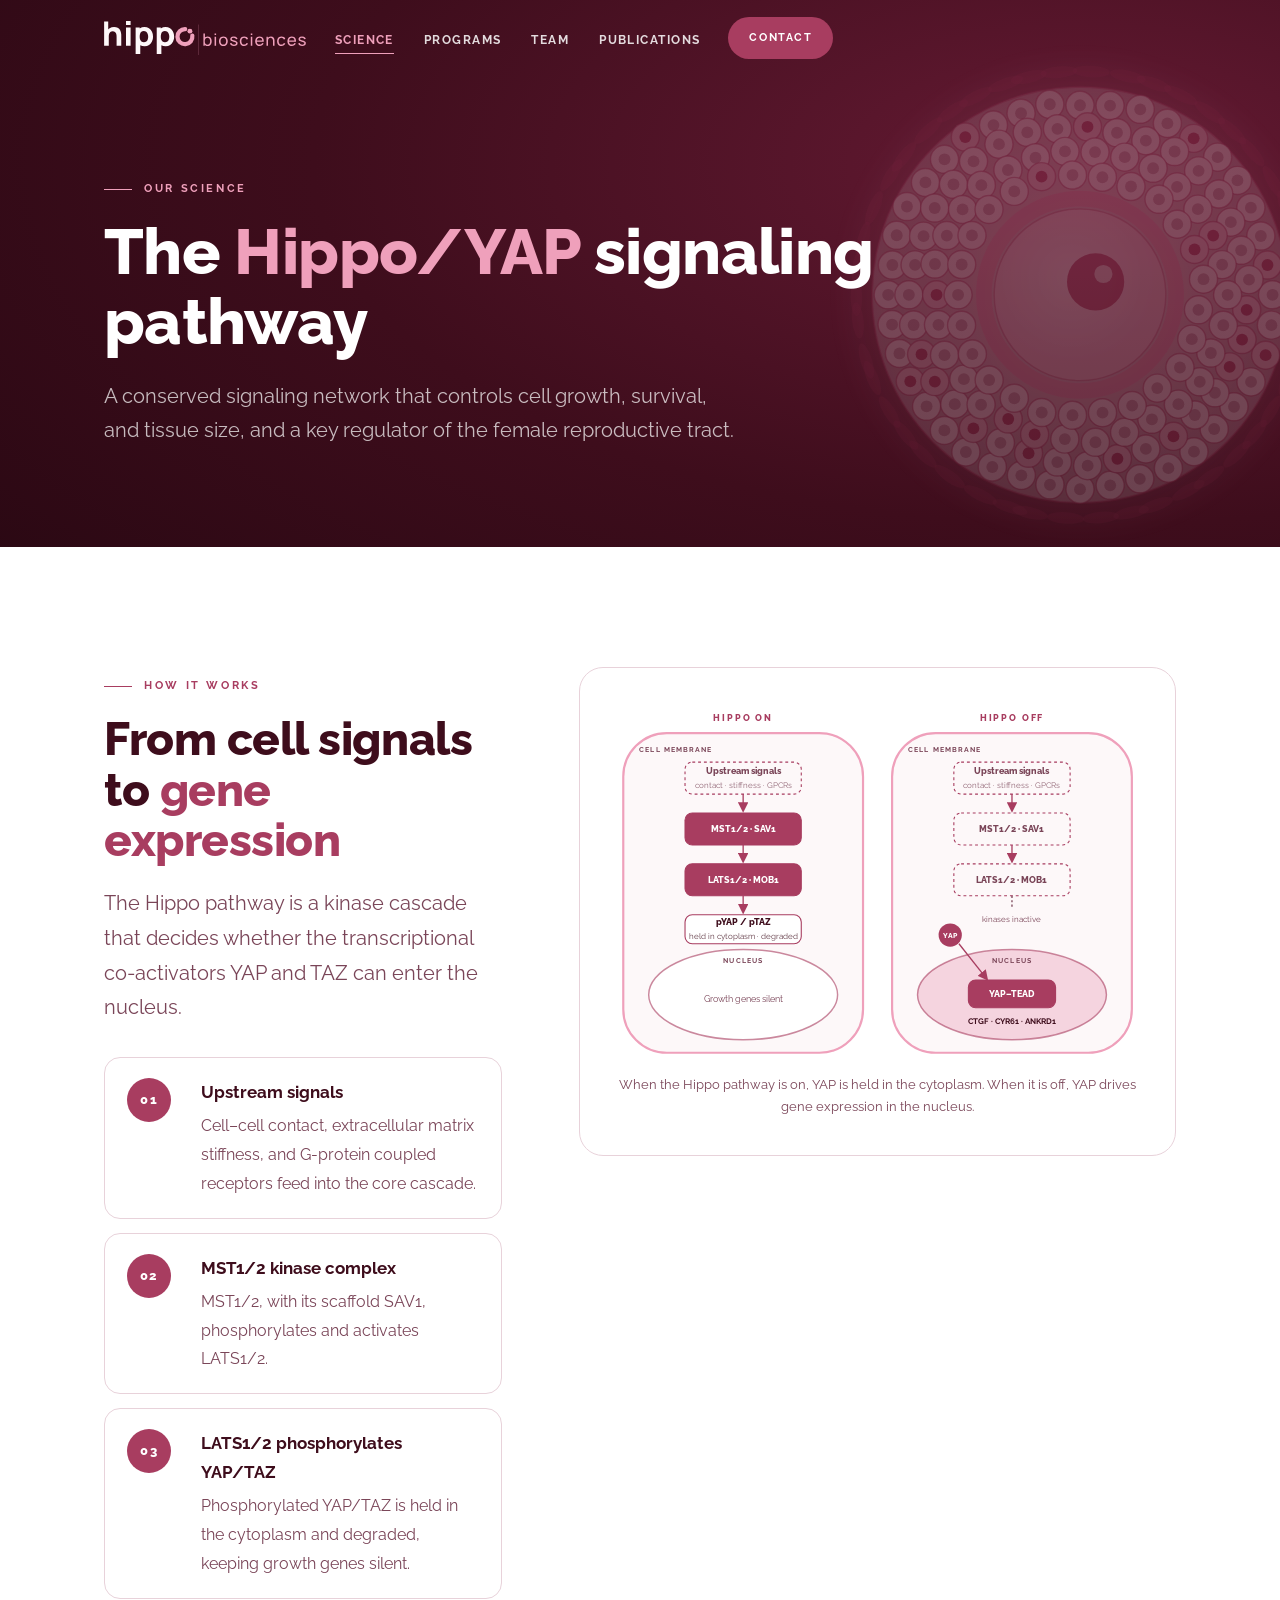
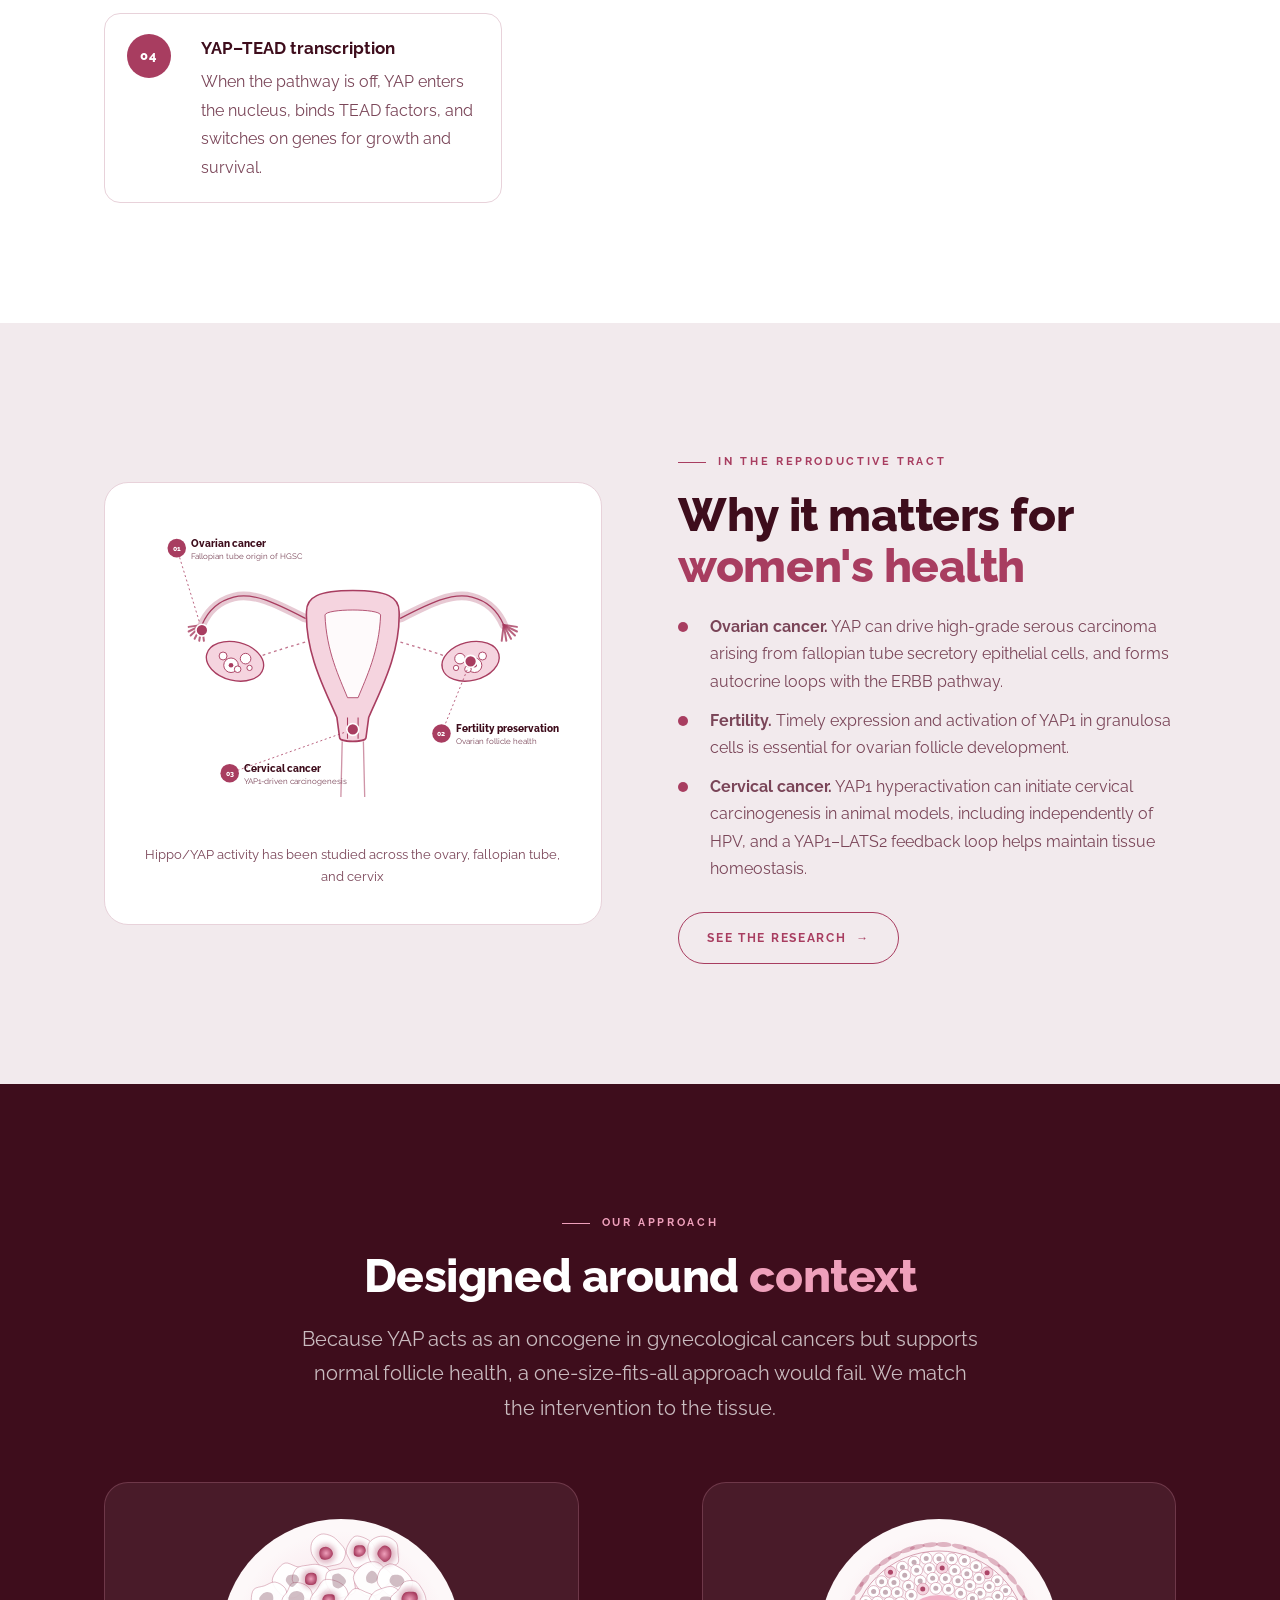
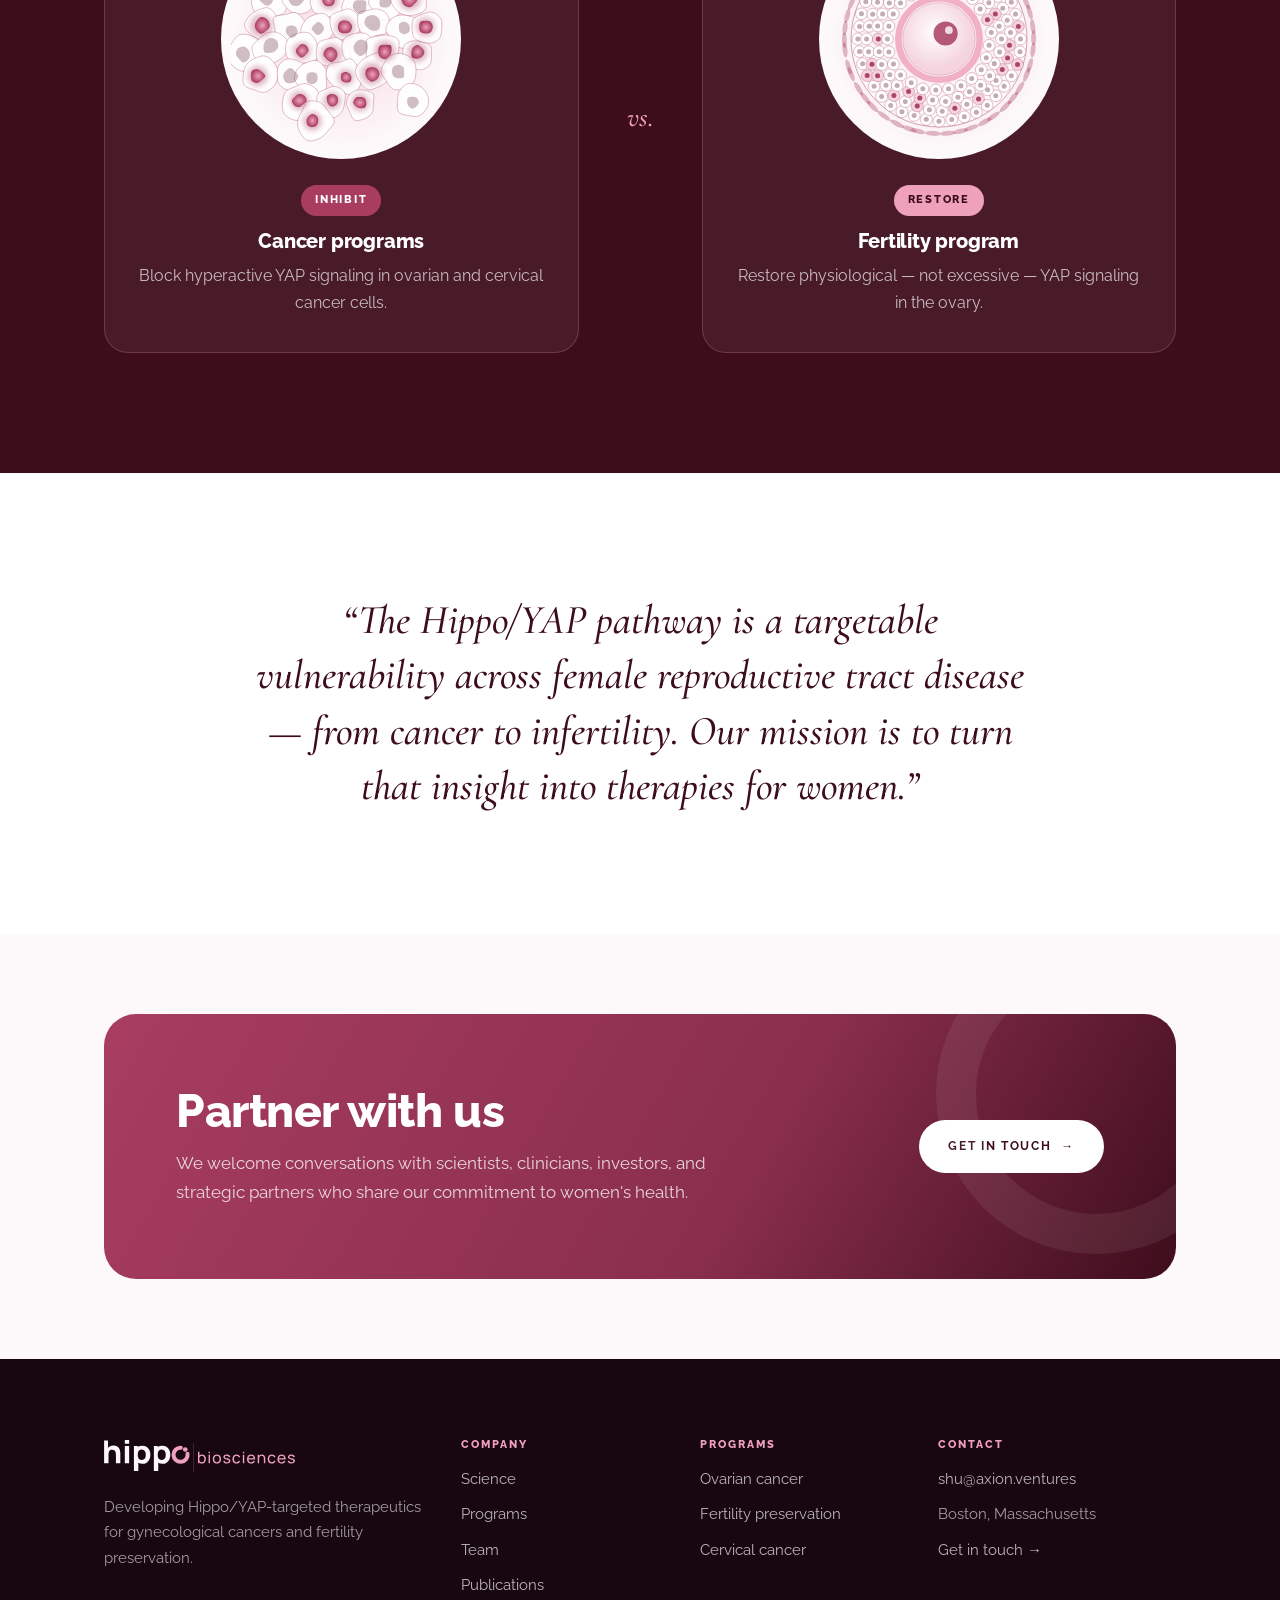
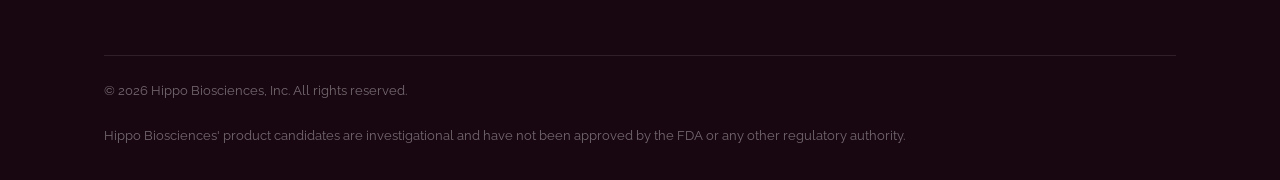
<file: science.html>
<!DOCTYPE html>
<html lang="en">
<head>
<meta charset="utf-8">
<script>document.documentElement.className+=" js"</script>
<meta name="viewport" content="width=device-width, initial-scale=1">
<title>Science | Hippo Biosciences</title>
<meta name="description" content="How the Hippo/YAP signaling pathway shapes ovarian, fallopian tube, and cervical biology, and why it is a therapeutic target.">
<link rel="canonical" href="https://hippobtx.com/science.html">
<meta name="theme-color" content="#3E0D1C">
<link rel="icon" href="assets/brand/favicon.svg" type="image/svg+xml">
<link rel="apple-touch-icon" href="assets/brand/apple-touch-icon.png">
<meta property="og:type" content="website">
<meta property="og:site_name" content="Hippo Biosciences">
<meta property="og:url" content="https://hippobtx.com/science.html">
<meta property="og:title" content="Science | Hippo Biosciences">
<meta property="og:description" content="How the Hippo/YAP signaling pathway shapes ovarian, fallopian tube, and cervical biology, and why it is a therapeutic target.">
<meta property="og:image" content="https://hippobtx.com/assets/img/share.png">
<meta name="twitter:card" content="summary_large_image">
<link rel="preload" href="assets/fonts/raleway-800.woff2" as="font" type="font/woff2" crossorigin>
<link rel="preload" href="assets/fonts/raleway-400.woff2" as="font" type="font/woff2" crossorigin>
<link rel="stylesheet" href="assets/css/site.css">
</head>
<body>
<a class="skip" href="#main">Skip to content</a>
<header class="site-header over-dark">
  <div class="wrap">
    <a class="brand" href="index.html" aria-label="Hippo Biosciences home">
      <img class="on-light" src="assets/brand/logo.svg" alt="Hippo Biosciences" width="203" height="36">
      <img class="on-dark" src="assets/brand/logo-white.svg" alt="Hippo Biosciences" width="203" height="36">
    </a>
    <nav aria-label="Main"><ul class="nav"><li><a href="science.html" aria-current="page">Science</a></li><li><a href="programs.html">Programs</a></li><li><a href="team.html">Team</a></li><li><a href="publications.html">Publications</a></li></ul></nav>
    <a class="btn btn-rose header-cta" href="contact.html">Contact</a>
    <button class="menu-btn" aria-label="Menu" aria-expanded="false" aria-controls="mobile-nav"><span></span><span></span><span></span></button>
  </div>
</header>
<nav class="mobile-nav" id="mobile-nav" aria-label="Mobile"><a href="index.html">Home</a><a href="science.html" aria-current="page">Science</a><a href="programs.html">Programs</a><a href="team.html">Team</a><a href="publications.html">Publications</a><a href="contact.html">Contact</a></nav>
<main id="main">
<section class="page-hero"><div class="deco" aria-hidden="true"><svg xmlns="http://www.w3.org/2000/svg" viewBox="0 0 360 360" class="illus" aria-hidden="true"><defs><radialGradient id="phoo" cx="45%" cy="40%"><stop offset="0" stop-color="#fff"/><stop offset="1" stop-color="#F5D4DF"/></radialGradient><radialGradient id="phbg"><stop offset="0" stop-color="#F5D4DF" stop-opacity=".9"/><stop offset="1" stop-color="#F5D4DF" stop-opacity="0"/></radialGradient></defs><circle cx="180.0" cy="180.0" r="176.4" fill="url(#phbg)"/><ellipse cx="334.8" cy="178.4" rx="12.6" ry="4.0" transform="rotate(89.4 334.8 178.4)" fill="#A83D60" opacity=".35"/><ellipse cx="333.8" cy="197.9" rx="12.6" ry="4.0" transform="rotate(96.6 333.8 197.9)" fill="#A83D60" opacity=".35"/><ellipse cx="328.7" cy="223.1" rx="12.6" ry="4.0" transform="rotate(106.2 328.7 223.1)" fill="#A83D60" opacity=".35"/><ellipse cx="323.5" cy="238.0" rx="12.6" ry="4.0" transform="rotate(112.0 323.5 238.0)" fill="#A83D60" opacity=".35"/><ellipse cx="312.1" cy="260.7" rx="12.6" ry="4.0" transform="rotate(121.4 312.1 260.7)" fill="#A83D60" opacity=".35"/><ellipse cx="300.9" cy="276.7" rx="12.6" ry="4.0" transform="rotate(128.7 300.9 276.7)" fill="#A83D60" opacity=".35"/><ellipse cx="288.6" cy="290.3" rx="12.6" ry="4.0" transform="rotate(135.4 288.6 290.3)" fill="#A83D60" opacity=".35"/><ellipse cx="269.2" cy="306.5" rx="12.6" ry="4.0" transform="rotate(144.8 269.2 306.5)" fill="#A83D60" opacity=".35"/><ellipse cx="255.0" cy="315.4" rx="12.6" ry="4.0" transform="rotate(151.0 255.0 315.4)" fill="#A83D60" opacity=".35"/><ellipse cx="232.4" cy="325.7" rx="12.6" ry="4.0" transform="rotate(160.2 232.4 325.7)" fill="#A83D60" opacity=".35"/><ellipse cx="215.4" cy="330.7" rx="12.6" ry="4.0" transform="rotate(166.8 215.4 330.7)" fill="#A83D60" opacity=".35"/><ellipse cx="194.4" cy="334.1" rx="12.6" ry="4.0" transform="rotate(174.7 194.4 334.1)" fill="#A83D60" opacity=".35"/><ellipse cx="170.1" cy="334.5" rx="12.6" ry="4.0" transform="rotate(183.7 170.1 334.5)" fill="#A83D60" opacity=".35"/><ellipse cx="145.5" cy="330.9" rx="12.6" ry="4.0" transform="rotate(192.9 145.5 330.9)" fill="#A83D60" opacity=".35"/><ellipse cx="131.5" cy="327.0" rx="12.6" ry="4.0" transform="rotate(198.3 131.5 327.0)" fill="#A83D60" opacity=".35"/><ellipse cx="111.1" cy="318.6" rx="12.6" ry="4.0" transform="rotate(206.4 111.1 318.6)" fill="#A83D60" opacity=".35"/><ellipse cx="89.8" cy="305.8" rx="12.6" ry="4.0" transform="rotate(215.7 89.8 305.8)" fill="#A83D60" opacity=".35"/><ellipse cx="71.3" cy="290.3" rx="12.6" ry="4.0" transform="rotate(224.6 71.3 290.3)" fill="#A83D60" opacity=".35"/><ellipse cx="59.5" cy="277.1" rx="12.6" ry="4.0" transform="rotate(231.1 59.5 277.1)" fill="#A83D60" opacity=".35"/><ellipse cx="48.2" cy="261.2" rx="12.6" ry="4.0" transform="rotate(238.3 48.2 261.2)" fill="#A83D60" opacity=".35"/><ellipse cx="36.3" cy="237.6" rx="12.6" ry="4.0" transform="rotate(248.2 36.3 237.6)" fill="#A83D60" opacity=".35"/><ellipse cx="32.1" cy="225.8" rx="12.6" ry="4.0" transform="rotate(252.8 32.1 225.8)" fill="#A83D60" opacity=".35"/><ellipse cx="26.2" cy="197.8" rx="12.6" ry="4.0" transform="rotate(263.4 26.2 197.8)" fill="#A83D60" opacity=".35"/><ellipse cx="25.2" cy="182.0" rx="12.6" ry="4.0" transform="rotate(269.3 25.2 182.0)" fill="#A83D60" opacity=".35"/><ellipse cx="26.2" cy="162.2" rx="12.6" ry="4.0" transform="rotate(276.6 26.2 162.2)" fill="#A83D60" opacity=".35"/><ellipse cx="30.0" cy="141.7" rx="12.6" ry="4.0" transform="rotate(284.3 30.0 141.7)" fill="#A83D60" opacity=".35"/><ellipse cx="37.3" cy="120.0" rx="12.6" ry="4.0" transform="rotate(292.8 37.3 120.0)" fill="#A83D60" opacity=".35"/><ellipse cx="49.3" cy="97.1" rx="12.6" ry="4.0" transform="rotate(302.4 49.3 97.1)" fill="#A83D60" opacity=".35"/><ellipse cx="58.1" cy="84.6" rx="12.6" ry="4.0" transform="rotate(308.0 58.1 84.6)" fill="#A83D60" opacity=".35"/><ellipse cx="74.9" cy="66.4" rx="12.6" ry="4.0" transform="rotate(317.2 74.9 66.4)" fill="#A83D60" opacity=".35"/><ellipse cx="91.8" cy="52.8" rx="12.6" ry="4.0" transform="rotate(325.3 91.8 52.8)" fill="#A83D60" opacity=".35"/><ellipse cx="107.7" cy="43.1" rx="12.6" ry="4.0" transform="rotate(332.2 107.7 43.1)" fill="#A83D60" opacity=".35"/><ellipse cx="128.6" cy="34.0" rx="12.6" ry="4.0" transform="rotate(340.6 128.6 34.0)" fill="#A83D60" opacity=".35"/><ellipse cx="144.5" cy="29.3" rx="12.6" ry="4.0" transform="rotate(346.8 144.5 29.3)" fill="#A83D60" opacity=".35"/><ellipse cx="165.4" cy="25.9" rx="12.6" ry="4.0" transform="rotate(354.6 165.4 25.9)" fill="#A83D60" opacity=".35"/><ellipse cx="187.8" cy="25.4" rx="12.6" ry="4.0" transform="rotate(362.9 187.8 25.4)" fill="#A83D60" opacity=".35"/><ellipse cx="213.1" cy="28.8" rx="12.6" ry="4.0" transform="rotate(372.4 213.1 28.8)" fill="#A83D60" opacity=".35"/><ellipse cx="231.2" cy="33.9" rx="12.6" ry="4.0" transform="rotate(379.3 231.2 33.9)" fill="#A83D60" opacity=".35"/><ellipse cx="249.7" cy="41.8" rx="12.6" ry="4.0" transform="rotate(386.8 249.7 41.8)" fill="#A83D60" opacity=".35"/><ellipse cx="269.9" cy="54.0" rx="12.6" ry="4.0" transform="rotate(395.5 269.9 54.0)" fill="#A83D60" opacity=".35"/><ellipse cx="285.3" cy="66.6" rx="12.6" ry="4.0" transform="rotate(402.9 285.3 66.6)" fill="#A83D60" opacity=".35"/><ellipse cx="298.9" cy="80.9" rx="12.6" ry="4.0" transform="rotate(410.2 298.9 80.9)" fill="#A83D60" opacity=".35"/><ellipse cx="313.7" cy="101.9" rx="12.6" ry="4.0" transform="rotate(419.7 313.7 101.9)" fill="#A83D60" opacity=".35"/><ellipse cx="322.7" cy="120.0" rx="12.6" ry="4.0" transform="rotate(427.2 322.7 120.0)" fill="#A83D60" opacity=".35"/><ellipse cx="328.4" cy="136.0" rx="12.6" ry="4.0" transform="rotate(433.5 328.4 136.0)" fill="#A83D60" opacity=".35"/><ellipse cx="333.5" cy="159.6" rx="12.6" ry="4.0" transform="rotate(442.4 333.5 159.6)" fill="#A83D60" opacity=".35"/><circle cx="180.0" cy="180.0" r="144.0" fill="#fff" fill-opacity=".55" stroke="#A83D60" stroke-opacity=".5" stroke-width="1.5"/><circle cx="313.3" cy="180.0" r="9.7" fill="#fff" stroke="#A83D60" stroke-opacity=".55" stroke-width="1"/><circle cx="313.3" cy="180.0" r="4.1" fill="#7A4558" opacity="0.45"/><circle cx="312.5" cy="201.0" r="9.7" fill="#fff" stroke="#A83D60" stroke-opacity=".55" stroke-width="1"/><circle cx="312.5" cy="201.0" r="4.1" fill="#7A4558" opacity="0.45"/><circle cx="308.5" cy="221.8" r="9.7" fill="#F5D4DF" stroke="#A83D60" stroke-opacity=".55" stroke-width="1"/><circle cx="308.5" cy="221.8" r="4.1" fill="#A83D60" opacity="0.95"/><circle cx="298.4" cy="240.3" r="9.7" fill="#fff" stroke="#A83D60" stroke-opacity=".55" stroke-width="1"/><circle cx="298.4" cy="240.3" r="4.1" fill="#7A4558" opacity="0.45"/><circle cx="286.6" cy="257.5" r="9.7" fill="#fff" stroke="#A83D60" stroke-opacity=".55" stroke-width="1"/><circle cx="286.6" cy="257.5" r="4.1" fill="#7A4558" opacity="0.45"/><circle cx="272.9" cy="272.9" r="9.7" fill="#fff" stroke="#A83D60" stroke-opacity=".55" stroke-width="1"/><circle cx="272.9" cy="272.9" r="4.1" fill="#7A4558" opacity="0.45"/><circle cx="258.9" cy="288.6" r="9.7" fill="#fff" stroke="#A83D60" stroke-opacity=".55" stroke-width="1"/><circle cx="258.9" cy="288.6" r="4.1" fill="#7A4558" opacity="0.45"/><circle cx="241.2" cy="300.0" r="9.7" fill="#fff" stroke="#A83D60" stroke-opacity=".55" stroke-width="1"/><circle cx="241.2" cy="300.0" r="4.1" fill="#7A4558" opacity="0.45"/><circle cx="221.4" cy="307.4" r="9.7" fill="#fff" stroke="#A83D60" stroke-opacity=".55" stroke-width="1"/><circle cx="221.4" cy="307.4" r="4.1" fill="#7A4558" opacity="0.45"/><circle cx="200.9" cy="311.9" r="9.7" fill="#fff" stroke="#A83D60" stroke-opacity=".55" stroke-width="1"/><circle cx="200.9" cy="311.9" r="4.1" fill="#7A4558" opacity="0.45"/><circle cx="180.0" cy="314.6" r="9.7" fill="#fff" stroke="#A83D60" stroke-opacity=".55" stroke-width="1"/><circle cx="180.0" cy="314.6" r="4.1" fill="#7A4558" opacity="0.45"/><circle cx="159.2" cy="311.5" r="9.7" fill="#fff" stroke="#A83D60" stroke-opacity=".55" stroke-width="1"/><circle cx="159.2" cy="311.5" r="4.1" fill="#7A4558" opacity="0.45"/><circle cx="139.4" cy="305.0" r="9.7" fill="#fff" stroke="#A83D60" stroke-opacity=".55" stroke-width="1"/><circle cx="139.4" cy="305.0" r="4.1" fill="#7A4558" opacity="0.45"/><circle cx="119.3" cy="299.2" r="9.7" fill="#fff" stroke="#A83D60" stroke-opacity=".55" stroke-width="1"/><circle cx="119.3" cy="299.2" r="4.1" fill="#7A4558" opacity="0.45"/><circle cx="101.0" cy="288.8" r="9.7" fill="#fff" stroke="#A83D60" stroke-opacity=".55" stroke-width="1"/><circle cx="101.0" cy="288.8" r="4.1" fill="#7A4558" opacity="0.45"/><circle cx="86.1" cy="273.9" r="9.7" fill="#fff" stroke="#A83D60" stroke-opacity=".55" stroke-width="1"/><circle cx="86.1" cy="273.9" r="4.1" fill="#7A4558" opacity="0.45"/><circle cx="73.8" cy="257.2" r="9.7" fill="#fff" stroke="#A83D60" stroke-opacity=".55" stroke-width="1"/><circle cx="73.8" cy="257.2" r="4.1" fill="#7A4558" opacity="0.45"/><circle cx="62.5" cy="239.9" r="9.7" fill="#F5D4DF" stroke="#A83D60" stroke-opacity=".55" stroke-width="1"/><circle cx="62.5" cy="239.9" r="4.1" fill="#A83D60" opacity="0.95"/><circle cx="55.0" cy="220.6" r="9.7" fill="#fff" stroke="#A83D60" stroke-opacity=".55" stroke-width="1"/><circle cx="55.0" cy="220.6" r="4.1" fill="#7A4558" opacity="0.45"/><circle cx="49.9" cy="200.6" r="9.7" fill="#fff" stroke="#A83D60" stroke-opacity=".55" stroke-width="1"/><circle cx="49.9" cy="200.6" r="4.1" fill="#7A4558" opacity="0.45"/><circle cx="47.2" cy="180.0" r="9.7" fill="#fff" stroke="#A83D60" stroke-opacity=".55" stroke-width="1"/><circle cx="47.2" cy="180.0" r="4.1" fill="#7A4558" opacity="0.45"/><circle cx="50.1" cy="159.4" r="9.7" fill="#fff" stroke="#A83D60" stroke-opacity=".55" stroke-width="1"/><circle cx="50.1" cy="159.4" r="4.1" fill="#7A4558" opacity="0.45"/><circle cx="53.1" cy="138.8" r="9.7" fill="#fff" stroke="#A83D60" stroke-opacity=".55" stroke-width="1"/><circle cx="53.1" cy="138.8" r="4.1" fill="#7A4558" opacity="0.45"/><circle cx="60.2" cy="118.9" r="9.7" fill="#fff" stroke="#A83D60" stroke-opacity=".55" stroke-width="1"/><circle cx="60.2" cy="118.9" r="4.1" fill="#7A4558" opacity="0.45"/><circle cx="73.0" cy="102.2" r="9.7" fill="#fff" stroke="#A83D60" stroke-opacity=".55" stroke-width="1"/><circle cx="73.0" cy="102.2" r="4.1" fill="#7A4558" opacity="0.45"/><circle cx="86.2" cy="86.2" r="9.7" fill="#fff" stroke="#A83D60" stroke-opacity=".55" stroke-width="1"/><circle cx="86.2" cy="86.2" r="4.1" fill="#7A4558" opacity="0.45"/><circle cx="100.6" cy="70.8" r="9.7" fill="#F5D4DF" stroke="#A83D60" stroke-opacity=".55" stroke-width="1"/><circle cx="100.6" cy="70.8" r="4.1" fill="#A83D60" opacity="0.95"/><circle cx="120.1" cy="62.5" r="9.7" fill="#fff" stroke="#A83D60" stroke-opacity=".55" stroke-width="1"/><circle cx="120.1" cy="62.5" r="4.1" fill="#7A4558" opacity="0.45"/><circle cx="139.2" cy="54.3" r="9.7" fill="#fff" stroke="#A83D60" stroke-opacity=".55" stroke-width="1"/><circle cx="139.2" cy="54.3" r="4.1" fill="#7A4558" opacity="0.45"/><circle cx="159.1" cy="48.1" r="9.7" fill="#fff" stroke="#A83D60" stroke-opacity=".55" stroke-width="1"/><circle cx="159.1" cy="48.1" r="4.1" fill="#7A4558" opacity="0.45"/><circle cx="180.0" cy="48.8" r="9.7" fill="#fff" stroke="#A83D60" stroke-opacity=".55" stroke-width="1"/><circle cx="180.0" cy="48.8" r="4.1" fill="#7A4558" opacity="0.45"/><circle cx="200.8" cy="49.0" r="9.7" fill="#fff" stroke="#A83D60" stroke-opacity=".55" stroke-width="1"/><circle cx="200.8" cy="49.0" r="4.1" fill="#7A4558" opacity="0.45"/><circle cx="221.7" cy="51.6" r="9.7" fill="#fff" stroke="#A83D60" stroke-opacity=".55" stroke-width="1"/><circle cx="221.7" cy="51.6" r="4.1" fill="#7A4558" opacity="0.45"/><circle cx="240.5" cy="61.3" r="9.7" fill="#fff" stroke="#A83D60" stroke-opacity=".55" stroke-width="1"/><circle cx="240.5" cy="61.3" r="4.1" fill="#7A4558" opacity="0.45"/><circle cx="258.7" cy="71.7" r="9.7" fill="#F5D4DF" stroke="#A83D60" stroke-opacity=".55" stroke-width="1"/><circle cx="258.7" cy="71.7" r="4.1" fill="#A83D60" opacity="0.95"/><circle cx="275.3" cy="84.7" r="9.7" fill="#fff" stroke="#A83D60" stroke-opacity=".55" stroke-width="1"/><circle cx="275.3" cy="84.7" r="4.1" fill="#7A4558" opacity="0.45"/><circle cx="289.0" cy="100.8" r="9.7" fill="#fff" stroke="#A83D60" stroke-opacity=".55" stroke-width="1"/><circle cx="289.0" cy="100.8" r="4.1" fill="#7A4558" opacity="0.45"/><circle cx="298.3" cy="119.7" r="9.7" fill="#fff" stroke="#A83D60" stroke-opacity=".55" stroke-width="1"/><circle cx="298.3" cy="119.7" r="4.1" fill="#7A4558" opacity="0.45"/><circle cx="305.2" cy="139.3" r="9.7" fill="#fff" stroke="#A83D60" stroke-opacity=".55" stroke-width="1"/><circle cx="305.2" cy="139.3" r="4.1" fill="#7A4558" opacity="0.45"/><circle cx="309.8" cy="159.4" r="9.7" fill="#F5D4DF" stroke="#A83D60" stroke-opacity=".55" stroke-width="1"/><circle cx="309.8" cy="159.4" r="4.1" fill="#A83D60" opacity="0.95"/><circle cx="295.4" cy="190.4" r="9.7" fill="#F5D4DF" stroke="#A83D60" stroke-opacity=".55" stroke-width="1"/><circle cx="295.4" cy="190.4" r="4.1" fill="#A83D60" opacity="0.95"/><circle cx="292.2" cy="211.0" r="9.7" fill="#F5D4DF" stroke="#A83D60" stroke-opacity=".55" stroke-width="1"/><circle cx="292.2" cy="211.0" r="4.1" fill="#A83D60" opacity="0.95"/><circle cx="283.6" cy="229.9" r="9.7" fill="#F5D4DF" stroke="#A83D60" stroke-opacity=".55" stroke-width="1"/><circle cx="283.6" cy="229.9" r="4.1" fill="#A83D60" opacity="0.95"/><circle cx="273.4" cy="247.8" r="9.7" fill="#fff" stroke="#A83D60" stroke-opacity=".55" stroke-width="1"/><circle cx="273.4" cy="247.8" r="4.1" fill="#7A4558" opacity="0.45"/><circle cx="259.5" cy="263.2" r="9.7" fill="#fff" stroke="#A83D60" stroke-opacity=".55" stroke-width="1"/><circle cx="259.5" cy="263.2" r="4.1" fill="#7A4558" opacity="0.45"/><circle cx="244.7" cy="278.0" r="9.7" fill="#F5D4DF" stroke="#A83D60" stroke-opacity=".55" stroke-width="1"/><circle cx="244.7" cy="278.0" r="4.1" fill="#A83D60" opacity="0.95"/><circle cx="225.6" cy="286.7" r="9.7" fill="#fff" stroke="#A83D60" stroke-opacity=".55" stroke-width="1"/><circle cx="225.6" cy="286.7" r="4.1" fill="#7A4558" opacity="0.45"/><circle cx="205.9" cy="293.5" r="9.7" fill="#F5D4DF" stroke="#A83D60" stroke-opacity=".55" stroke-width="1"/><circle cx="205.9" cy="293.5" r="4.1" fill="#A83D60" opacity="0.95"/><circle cx="185.3" cy="298.3" r="9.7" fill="#fff" stroke="#A83D60" stroke-opacity=".55" stroke-width="1"/><circle cx="185.3" cy="298.3" r="4.1" fill="#7A4558" opacity="0.45"/><circle cx="164.3" cy="295.8" r="9.7" fill="#fff" stroke="#A83D60" stroke-opacity=".55" stroke-width="1"/><circle cx="164.3" cy="295.8" r="4.1" fill="#7A4558" opacity="0.45"/><circle cx="144.4" cy="289.7" r="9.7" fill="#F5D4DF" stroke="#A83D60" stroke-opacity=".55" stroke-width="1"/><circle cx="144.4" cy="289.7" r="4.1" fill="#A83D60" opacity="0.95"/><circle cx="124.9" cy="282.5" r="9.7" fill="#fff" stroke="#A83D60" stroke-opacity=".55" stroke-width="1"/><circle cx="124.9" cy="282.5" r="4.1" fill="#7A4558" opacity="0.45"/><circle cx="106.2" cy="272.5" r="9.7" fill="#F5D4DF" stroke="#A83D60" stroke-opacity=".55" stroke-width="1"/><circle cx="106.2" cy="272.5" r="4.1" fill="#A83D60" opacity="0.95"/><circle cx="93.3" cy="255.7" r="9.7" fill="#fff" stroke="#A83D60" stroke-opacity=".55" stroke-width="1"/><circle cx="93.3" cy="255.7" r="4.1" fill="#7A4558" opacity="0.45"/><circle cx="79.5" cy="240.1" r="9.7" fill="#F5D4DF" stroke="#A83D60" stroke-opacity=".55" stroke-width="1"/><circle cx="79.5" cy="240.1" r="4.1" fill="#A83D60" opacity="0.95"/><circle cx="70.3" cy="221.2" r="9.7" fill="#F5D4DF" stroke="#A83D60" stroke-opacity=".55" stroke-width="1"/><circle cx="70.3" cy="221.2" r="4.1" fill="#A83D60" opacity="0.95"/><circle cx="64.8" cy="200.9" r="9.7" fill="#fff" stroke="#A83D60" stroke-opacity=".55" stroke-width="1"/><circle cx="64.8" cy="200.9" r="4.1" fill="#7A4558" opacity="0.45"/><circle cx="61.5" cy="180.0" r="9.7" fill="#fff" stroke="#A83D60" stroke-opacity=".55" stroke-width="1"/><circle cx="61.5" cy="180.0" r="4.1" fill="#7A4558" opacity="0.45"/><circle cx="65.8" cy="159.3" r="9.7" fill="#fff" stroke="#A83D60" stroke-opacity=".55" stroke-width="1"/><circle cx="65.8" cy="159.3" r="4.1" fill="#7A4558" opacity="0.45"/><circle cx="71.7" cy="139.4" r="9.7" fill="#fff" stroke="#A83D60" stroke-opacity=".55" stroke-width="1"/><circle cx="71.7" cy="139.4" r="4.1" fill="#7A4558" opacity="0.45"/><circle cx="79.4" cy="119.9" r="9.7" fill="#fff" stroke="#A83D60" stroke-opacity=".55" stroke-width="1"/><circle cx="79.4" cy="119.9" r="4.1" fill="#7A4558" opacity="0.45"/><circle cx="92.4" cy="103.5" r="9.7" fill="#fff" stroke="#A83D60" stroke-opacity=".55" stroke-width="1"/><circle cx="92.4" cy="103.5" r="4.1" fill="#7A4558" opacity="0.45"/><circle cx="106.3" cy="87.6" r="9.7" fill="#fff" stroke="#A83D60" stroke-opacity=".55" stroke-width="1"/><circle cx="106.3" cy="87.6" r="4.1" fill="#7A4558" opacity="0.45"/><circle cx="123.9" cy="75.7" r="9.7" fill="#fff" stroke="#A83D60" stroke-opacity=".55" stroke-width="1"/><circle cx="123.9" cy="75.7" r="4.1" fill="#7A4558" opacity="0.45"/><circle cx="143.5" cy="67.5" r="9.7" fill="#fff" stroke="#A83D60" stroke-opacity=".55" stroke-width="1"/><circle cx="143.5" cy="67.5" r="4.1" fill="#7A4558" opacity="0.45"/><circle cx="164.4" cy="65.1" r="9.7" fill="#fff" stroke="#A83D60" stroke-opacity=".55" stroke-width="1"/><circle cx="164.4" cy="65.1" r="4.1" fill="#7A4558" opacity="0.45"/><circle cx="185.2" cy="63.7" r="9.7" fill="#F5D4DF" stroke="#A83D60" stroke-opacity=".55" stroke-width="1"/><circle cx="185.2" cy="63.7" r="4.1" fill="#A83D60" opacity="0.95"/><circle cx="205.6" cy="67.8" r="9.7" fill="#fff" stroke="#A83D60" stroke-opacity=".55" stroke-width="1"/><circle cx="205.6" cy="67.8" r="4.1" fill="#7A4558" opacity="0.45"/><circle cx="225.6" cy="73.3" r="9.7" fill="#fff" stroke="#A83D60" stroke-opacity=".55" stroke-width="1"/><circle cx="225.6" cy="73.3" r="4.1" fill="#7A4558" opacity="0.45"/><circle cx="245.5" cy="80.8" r="9.7" fill="#fff" stroke="#A83D60" stroke-opacity=".55" stroke-width="1"/><circle cx="245.5" cy="80.8" r="4.1" fill="#7A4558" opacity="0.45"/><circle cx="262.1" cy="94.2" r="9.7" fill="#fff" stroke="#A83D60" stroke-opacity=".55" stroke-width="1"/><circle cx="262.1" cy="94.2" r="4.1" fill="#7A4558" opacity="0.45"/><circle cx="276.1" cy="110.2" r="9.7" fill="#fff" stroke="#A83D60" stroke-opacity=".55" stroke-width="1"/><circle cx="276.1" cy="110.2" r="4.1" fill="#7A4558" opacity="0.45"/><circle cx="284.4" cy="129.7" r="9.7" fill="#fff" stroke="#A83D60" stroke-opacity=".55" stroke-width="1"/><circle cx="284.4" cy="129.7" r="4.1" fill="#7A4558" opacity="0.45"/><circle cx="291.6" cy="149.2" r="9.7" fill="#fff" stroke="#A83D60" stroke-opacity=".55" stroke-width="1"/><circle cx="291.6" cy="149.2" r="4.1" fill="#7A4558" opacity="0.45"/><circle cx="297.0" cy="169.5" r="9.7" fill="#fff" stroke="#A83D60" stroke-opacity=".55" stroke-width="1"/><circle cx="297.0" cy="169.5" r="4.1" fill="#7A4558" opacity="0.45"/><circle cx="282.2" cy="180.0" r="9.7" fill="#fff" stroke="#A83D60" stroke-opacity=".55" stroke-width="1"/><circle cx="282.2" cy="180.0" r="4.1" fill="#7A4558" opacity="0.45"/><circle cx="279.2" cy="201.1" r="9.7" fill="#fff" stroke="#A83D60" stroke-opacity=".55" stroke-width="1"/><circle cx="279.2" cy="201.1" r="4.1" fill="#7A4558" opacity="0.45"/><circle cx="270.6" cy="220.3" r="9.7" fill="#fff" stroke="#A83D60" stroke-opacity=".55" stroke-width="1"/><circle cx="270.6" cy="220.3" r="4.1" fill="#7A4558" opacity="0.45"/><circle cx="262.9" cy="240.2" r="9.7" fill="#fff" stroke="#A83D60" stroke-opacity=".55" stroke-width="1"/><circle cx="262.9" cy="240.2" r="4.1" fill="#7A4558" opacity="0.45"/><circle cx="248.1" cy="255.7" r="9.7" fill="#fff" stroke="#A83D60" stroke-opacity=".55" stroke-width="1"/><circle cx="248.1" cy="255.7" r="4.1" fill="#7A4558" opacity="0.45"/><circle cx="229.8" cy="266.2" r="9.7" fill="#fff" stroke="#A83D60" stroke-opacity=".55" stroke-width="1"/><circle cx="229.8" cy="266.2" r="4.1" fill="#7A4558" opacity="0.45"/><circle cx="210.9" cy="275.2" r="9.7" fill="#fff" stroke="#A83D60" stroke-opacity=".55" stroke-width="1"/><circle cx="210.9" cy="275.2" r="4.1" fill="#7A4558" opacity="0.45"/><circle cx="190.7" cy="282.1" r="9.7" fill="#fff" stroke="#A83D60" stroke-opacity=".55" stroke-width="1"/><circle cx="190.7" cy="282.1" r="4.1" fill="#7A4558" opacity="0.45"/><circle cx="169.5" cy="279.9" r="9.7" fill="#fff" stroke="#A83D60" stroke-opacity=".55" stroke-width="1"/><circle cx="169.5" cy="279.9" r="4.1" fill="#7A4558" opacity="0.45"/><circle cx="148.6" cy="276.7" r="9.7" fill="#F5D4DF" stroke="#A83D60" stroke-opacity=".55" stroke-width="1"/><circle cx="148.6" cy="276.7" r="4.1" fill="#A83D60" opacity="0.95"/><circle cx="130.3" cy="266.0" r="9.7" fill="#F5D4DF" stroke="#A83D60" stroke-opacity=".55" stroke-width="1"/><circle cx="130.3" cy="266.0" r="4.1" fill="#A83D60" opacity="0.95"/><circle cx="111.5" cy="256.1" r="9.7" fill="#fff" stroke="#A83D60" stroke-opacity=".55" stroke-width="1"/><circle cx="111.5" cy="256.1" r="4.1" fill="#7A4558" opacity="0.45"/><circle cx="99.6" cy="238.4" r="9.7" fill="#fff" stroke="#A83D60" stroke-opacity=".55" stroke-width="1"/><circle cx="99.6" cy="238.4" r="4.1" fill="#7A4558" opacity="0.45"/><circle cx="86.2" cy="221.8" r="9.7" fill="#fff" stroke="#A83D60" stroke-opacity=".55" stroke-width="1"/><circle cx="86.2" cy="221.8" r="4.1" fill="#7A4558" opacity="0.45"/><circle cx="82.0" cy="200.8" r="9.7" fill="#fff" stroke="#A83D60" stroke-opacity=".55" stroke-width="1"/><circle cx="82.0" cy="200.8" r="4.1" fill="#7A4558" opacity="0.45"/><circle cx="80.7" cy="180.0" r="9.7" fill="#F5D4DF" stroke="#A83D60" stroke-opacity=".55" stroke-width="1"/><circle cx="80.7" cy="180.0" r="4.1" fill="#A83D60" opacity="0.95"/><circle cx="79.6" cy="158.7" r="9.7" fill="#fff" stroke="#A83D60" stroke-opacity=".55" stroke-width="1"/><circle cx="79.6" cy="158.7" r="4.1" fill="#7A4558" opacity="0.45"/><circle cx="87.8" cy="139.0" r="9.7" fill="#fff" stroke="#A83D60" stroke-opacity=".55" stroke-width="1"/><circle cx="87.8" cy="139.0" r="4.1" fill="#7A4558" opacity="0.45"/><circle cx="98.7" cy="120.9" r="9.7" fill="#fff" stroke="#A83D60" stroke-opacity=".55" stroke-width="1"/><circle cx="98.7" cy="120.9" r="4.1" fill="#7A4558" opacity="0.45"/><circle cx="111.7" cy="104.1" r="9.7" fill="#fff" stroke="#A83D60" stroke-opacity=".55" stroke-width="1"/><circle cx="111.7" cy="104.1" r="4.1" fill="#7A4558" opacity="0.45"/><circle cx="130.1" cy="93.6" r="9.7" fill="#fff" stroke="#A83D60" stroke-opacity=".55" stroke-width="1"/><circle cx="130.1" cy="93.6" r="4.1" fill="#7A4558" opacity="0.45"/><circle cx="149.2" cy="85.1" r="9.7" fill="#fff" stroke="#A83D60" stroke-opacity=".55" stroke-width="1"/><circle cx="149.2" cy="85.1" r="4.1" fill="#7A4558" opacity="0.45"/><circle cx="169.6" cy="80.7" r="9.7" fill="#fff" stroke="#A83D60" stroke-opacity=".55" stroke-width="1"/><circle cx="169.6" cy="80.7" r="4.1" fill="#7A4558" opacity="0.45"/><circle cx="190.4" cy="81.2" r="9.7" fill="#fff" stroke="#A83D60" stroke-opacity=".55" stroke-width="1"/><circle cx="190.4" cy="81.2" r="4.1" fill="#7A4558" opacity="0.45"/><circle cx="211.0" cy="84.7" r="9.7" fill="#fff" stroke="#A83D60" stroke-opacity=".55" stroke-width="1"/><circle cx="211.0" cy="84.7" r="4.1" fill="#7A4558" opacity="0.45"/><circle cx="230.6" cy="92.4" r="9.7" fill="#fff" stroke="#A83D60" stroke-opacity=".55" stroke-width="1"/><circle cx="230.6" cy="92.4" r="4.1" fill="#7A4558" opacity="0.45"/><circle cx="247.2" cy="105.3" r="9.7" fill="#fff" stroke="#A83D60" stroke-opacity=".55" stroke-width="1"/><circle cx="247.2" cy="105.3" r="4.1" fill="#7A4558" opacity="0.45"/><circle cx="261.6" cy="120.7" r="9.7" fill="#fff" stroke="#A83D60" stroke-opacity=".55" stroke-width="1"/><circle cx="261.6" cy="120.7" r="4.1" fill="#7A4558" opacity="0.45"/><circle cx="272.2" cy="139.0" r="9.7" fill="#F5D4DF" stroke="#A83D60" stroke-opacity=".55" stroke-width="1"/><circle cx="272.2" cy="139.0" r="4.1" fill="#A83D60" opacity="0.95"/><circle cx="278.4" cy="159.1" r="9.7" fill="#fff" stroke="#A83D60" stroke-opacity=".55" stroke-width="1"/><circle cx="278.4" cy="159.1" r="4.1" fill="#7A4558" opacity="0.45"/><circle cx="262.0" cy="190.4" r="9.7" fill="#fff" stroke="#A83D60" stroke-opacity=".55" stroke-width="1"/><circle cx="262.0" cy="190.4" r="4.1" fill="#7A4558" opacity="0.45"/><circle cx="257.4" cy="210.7" r="9.7" fill="#fff" stroke="#A83D60" stroke-opacity=".55" stroke-width="1"/><circle cx="257.4" cy="210.7" r="4.1" fill="#7A4558" opacity="0.45"/><circle cx="249.2" cy="230.3" r="9.7" fill="#fff" stroke="#A83D60" stroke-opacity=".55" stroke-width="1"/><circle cx="249.2" cy="230.3" r="4.1" fill="#7A4558" opacity="0.45"/><circle cx="233.5" cy="244.6" r="9.7" fill="#fff" stroke="#A83D60" stroke-opacity=".55" stroke-width="1"/><circle cx="233.5" cy="244.6" r="4.1" fill="#7A4558" opacity="0.45"/><circle cx="216.1" cy="256.7" r="9.7" fill="#fff" stroke="#A83D60" stroke-opacity=".55" stroke-width="1"/><circle cx="216.1" cy="256.7" r="4.1" fill="#7A4558" opacity="0.45"/><circle cx="195.6" cy="261.6" r="9.7" fill="#fff" stroke="#A83D60" stroke-opacity=".55" stroke-width="1"/><circle cx="195.6" cy="261.6" r="4.1" fill="#7A4558" opacity="0.45"/><circle cx="174.8" cy="263.4" r="9.7" fill="#fff" stroke="#A83D60" stroke-opacity=".55" stroke-width="1"/><circle cx="174.8" cy="263.4" r="4.1" fill="#7A4558" opacity="0.45"/><circle cx="153.5" cy="261.5" r="9.7" fill="#fff" stroke="#A83D60" stroke-opacity=".55" stroke-width="1"/><circle cx="153.5" cy="261.5" r="4.1" fill="#7A4558" opacity="0.45"/><circle cx="134.5" cy="251.6" r="9.7" fill="#fff" stroke="#A83D60" stroke-opacity=".55" stroke-width="1"/><circle cx="134.5" cy="251.6" r="4.1" fill="#7A4558" opacity="0.45"/><circle cx="117.1" cy="239.0" r="9.7" fill="#fff" stroke="#A83D60" stroke-opacity=".55" stroke-width="1"/><circle cx="117.1" cy="239.0" r="4.1" fill="#7A4558" opacity="0.45"/><circle cx="105.5" cy="221.0" r="9.7" fill="#fff" stroke="#A83D60" stroke-opacity=".55" stroke-width="1"/><circle cx="105.5" cy="221.0" r="4.1" fill="#7A4558" opacity="0.45"/><circle cx="98.0" cy="201.1" r="9.7" fill="#fff" stroke="#A83D60" stroke-opacity=".55" stroke-width="1"/><circle cx="98.0" cy="201.1" r="4.1" fill="#7A4558" opacity="0.45"/><circle cx="95.6" cy="180.0" r="9.7" fill="#fff" stroke="#A83D60" stroke-opacity=".55" stroke-width="1"/><circle cx="95.6" cy="180.0" r="4.1" fill="#7A4558" opacity="0.45"/><circle cx="98.1" cy="159.0" r="9.7" fill="#fff" stroke="#A83D60" stroke-opacity=".55" stroke-width="1"/><circle cx="98.1" cy="159.0" r="4.1" fill="#7A4558" opacity="0.45"/><circle cx="105.2" cy="138.9" r="9.7" fill="#fff" stroke="#A83D60" stroke-opacity=".55" stroke-width="1"/><circle cx="105.2" cy="138.9" r="4.1" fill="#7A4558" opacity="0.45"/><circle cx="117.0" cy="120.9" r="9.7" fill="#fff" stroke="#A83D60" stroke-opacity=".55" stroke-width="1"/><circle cx="117.0" cy="120.9" r="4.1" fill="#7A4558" opacity="0.45"/><circle cx="134.5" cy="108.4" r="9.7" fill="#fff" stroke="#A83D60" stroke-opacity=".55" stroke-width="1"/><circle cx="134.5" cy="108.4" r="4.1" fill="#7A4558" opacity="0.45"/><circle cx="153.4" cy="98.2" r="9.7" fill="#F5D4DF" stroke="#A83D60" stroke-opacity=".55" stroke-width="1"/><circle cx="153.4" cy="98.2" r="4.1" fill="#A83D60" opacity="0.95"/><circle cx="174.8" cy="97.1" r="9.7" fill="#fff" stroke="#A83D60" stroke-opacity=".55" stroke-width="1"/><circle cx="174.8" cy="97.1" r="4.1" fill="#7A4558" opacity="0.45"/><circle cx="195.5" cy="98.6" r="9.7" fill="#fff" stroke="#A83D60" stroke-opacity=".55" stroke-width="1"/><circle cx="195.5" cy="98.6" r="4.1" fill="#7A4558" opacity="0.45"/><circle cx="215.3" cy="105.0" r="9.7" fill="#fff" stroke="#A83D60" stroke-opacity=".55" stroke-width="1"/><circle cx="215.3" cy="105.0" r="4.1" fill="#7A4558" opacity="0.45"/><circle cx="234.7" cy="113.9" r="9.7" fill="#fff" stroke="#A83D60" stroke-opacity=".55" stroke-width="1"/><circle cx="234.7" cy="113.9" r="4.1" fill="#7A4558" opacity="0.45"/><circle cx="247.3" cy="131.1" r="9.7" fill="#fff" stroke="#A83D60" stroke-opacity=".55" stroke-width="1"/><circle cx="247.3" cy="131.1" r="4.1" fill="#7A4558" opacity="0.45"/><circle cx="259.3" cy="148.6" r="9.7" fill="#F5D4DF" stroke="#A83D60" stroke-opacity=".55" stroke-width="1"/><circle cx="259.3" cy="148.6" r="4.1" fill="#A83D60" opacity="0.95"/><circle cx="265.5" cy="169.2" r="9.7" fill="#fff" stroke="#A83D60" stroke-opacity=".55" stroke-width="1"/><circle cx="265.5" cy="169.2" r="4.1" fill="#7A4558" opacity="0.45"/><circle cx="180.0" cy="180.0" r="66.6" fill="none" stroke="#EFA0BB" stroke-width="10.8" opacity=".8"/><circle cx="180.0" cy="180.0" r="59.400000000000006" fill="url(#phoo)" stroke="#A83D60" stroke-opacity=".4"/><circle cx="190.8" cy="171.0" r="19.8" fill="#A83D60" opacity=".85"/><circle cx="196.2" cy="165.6" r="6.3" fill="#fff" opacity=".8"/></svg></div>
  <div class="wrap">
    <div class="eyebrow">Our science</div>
    <h1>The <em>Hippo/YAP</em> signaling pathway</h1>
    <p>A conserved signaling network that controls cell growth, survival, and tissue size, and a key regulator of the female reproductive tract.</p>
  </div>
</section>
<section class="section bg-white"><div class="wrap grid-2 wide-fig">
  <div class="reveal">
    <div class="eyebrow">How it works</div>
    <h2>From cell signals to <em>gene expression</em></h2>
    <p class="lead">The Hippo pathway is a kinase cascade that decides whether the transcriptional co-activators YAP and TAZ can enter the nucleus.</p>
    <div class="steps" style="margin-top:32px">
      <div class="step"><div><b>Upstream signals</b><span>Cell&ndash;cell contact, extracellular matrix stiffness, and G-protein coupled receptors feed into the core cascade.</span></div></div>
      <div class="step"><div><b>MST1/2 kinase complex</b><span>MST1/2, with its scaffold SAV1, phosphorylates and activates LATS1/2.</span></div></div>
      <div class="step"><div><b>LATS1/2 phosphorylates YAP/TAZ</b><span>Phosphorylated YAP/TAZ is held in the cytoplasm and degraded, keeping growth genes silent.</span></div></div>
      <div class="step"><div><b>YAP&ndash;TEAD transcription</b><span>When the pathway is off, YAP enters the nucleus, binds TEAD factors, and switches on genes for growth and survival.</span></div></div>
    </div>
  </div>
  <figure class="figure reveal d1"><svg xmlns="http://www.w3.org/2000/svg" viewBox="0 0 720 490" class="pathway" role="img" aria-label="Diagram of the Hippo pathway when on and off"><defs><marker id="ah" markerWidth="8" markerHeight="8" refX="6" refY="4" orient="auto"><path d="M0,0 L8,4 L0,8 Z" fill="#A83D60"/></marker></defs><g transform="translate(10,0)"><rect x="0" y="40" width="330" height="440" rx="60" fill="#FDF8F9" stroke="#EFA0BB" stroke-width="3"/><text x="165" y="24" text-anchor="middle" font-size="12" font-weight="800" letter-spacing="2.5" fill="#A83D60" font-family="Raleway,Arial,sans-serif">HIPPO ON</text><text x="22" y="66" font-size="10" font-weight="700" letter-spacing="1.5" fill="#7A4558" font-family="Raleway,Arial,sans-serif">CELL MEMBRANE</text><rect x="85" y="80" width="160" height="44" rx="10" fill="transparent" stroke="#A83D60" stroke-width="1.5" stroke-dasharray="4 4"/><text x="165.0" y="96.0" text-anchor="middle" font-size="13" font-weight="800" fill="#7A4558" font-family="Raleway,Arial,sans-serif">Upstream signals</text><text x="165.0" y="115.0" text-anchor="middle" font-size="10.5" fill="#7A4558" opacity=".8" font-family="Raleway,Arial,sans-serif">contact · stiffness · GPCRs</text><line x1="165" y1="124" x2="165" y2="146" stroke="#A83D60" stroke-width="1.8" marker-end="url(#ah)"/><rect x="85" y="150" width="160" height="44" rx="10" fill="#A83D60" stroke="#A83D60" stroke-width="1.5"/><text x="165.0" y="176.0" text-anchor="middle" font-size="13" font-weight="800" fill="#fff" font-family="Raleway,Arial,sans-serif">MST1/2 · SAV1</text><line x1="165" y1="194" x2="165" y2="216" stroke="#A83D60" stroke-width="1.8" marker-end="url(#ah)"/><rect x="85" y="220" width="160" height="44" rx="10" fill="#A83D60" stroke="#A83D60" stroke-width="1.5"/><text x="165.0" y="246.0" text-anchor="middle" font-size="13" font-weight="800" fill="#fff" font-family="Raleway,Arial,sans-serif">LATS1/2 · MOB1</text><ellipse cx="165" cy="400" rx="130" ry="62" fill="#fff" stroke="#A83D60" stroke-width="2" stroke-opacity=".6"/><text x="165" y="356" text-anchor="middle" font-size="10" font-weight="700" letter-spacing="1.5" fill="#7A4558" font-family="Raleway,Arial,sans-serif">NUCLEUS</text><line x1="165" y1="264" x2="165" y2="286" stroke="#A83D60" stroke-width="1.8" marker-end="url(#ah)"/><rect x="85" y="290" width="160" height="40" rx="10" fill="#fff" stroke="#A83D60" stroke-width="1.5"/><text x="165.0" y="304.0" text-anchor="middle" font-size="13" font-weight="800" fill="#3E0D1C" font-family="Raleway,Arial,sans-serif">pYAP / pTAZ</text><text x="165.0" y="323.0" text-anchor="middle" font-size="10.5" fill="#3E0D1C" opacity=".8" font-family="Raleway,Arial,sans-serif">held in cytoplasm · degraded</text><text x="165" y="410" text-anchor="middle" font-size="12" fill="#7A4558" font-family="Raleway,Arial,sans-serif">Growth genes silent</text></g><g transform="translate(380,0)"><rect x="0" y="40" width="330" height="440" rx="60" fill="#FDF8F9" stroke="#EFA0BB" stroke-width="3"/><text x="165" y="24" text-anchor="middle" font-size="12" font-weight="800" letter-spacing="2.5" fill="#A83D60" font-family="Raleway,Arial,sans-serif">HIPPO OFF</text><text x="22" y="66" font-size="10" font-weight="700" letter-spacing="1.5" fill="#7A4558" font-family="Raleway,Arial,sans-serif">CELL MEMBRANE</text><rect x="85" y="80" width="160" height="44" rx="10" fill="transparent" stroke="#A83D60" stroke-width="1.5" stroke-dasharray="4 4"/><text x="165.0" y="96.0" text-anchor="middle" font-size="13" font-weight="800" fill="#7A4558" font-family="Raleway,Arial,sans-serif">Upstream signals</text><text x="165.0" y="115.0" text-anchor="middle" font-size="10.5" fill="#7A4558" opacity=".8" font-family="Raleway,Arial,sans-serif">contact · stiffness · GPCRs</text><line x1="165" y1="124" x2="165" y2="146" stroke="#A83D60" stroke-width="1.8" marker-end="url(#ah)"/><rect x="85" y="150" width="160" height="44" rx="10" fill="transparent" stroke="#A83D60" stroke-width="1.5" stroke-dasharray="4 4"/><text x="165.0" y="176.0" text-anchor="middle" font-size="13" font-weight="800" fill="#7A4558" font-family="Raleway,Arial,sans-serif">MST1/2 · SAV1</text><line x1="165" y1="194" x2="165" y2="216" stroke="#A83D60" stroke-width="1.8" marker-end="url(#ah)"/><rect x="85" y="220" width="160" height="44" rx="10" fill="transparent" stroke="#A83D60" stroke-width="1.5" stroke-dasharray="4 4"/><text x="165.0" y="246.0" text-anchor="middle" font-size="13" font-weight="800" fill="#7A4558" font-family="Raleway,Arial,sans-serif">LATS1/2 · MOB1</text><ellipse cx="165" cy="400" rx="130" ry="62" fill="#F5D4DF" stroke="#A83D60" stroke-width="2" stroke-opacity=".6"/><text x="165" y="356" text-anchor="middle" font-size="10" font-weight="700" letter-spacing="1.5" fill="#7A4558" font-family="Raleway,Arial,sans-serif">NUCLEUS</text><line x1="165" y1="264" x2="165" y2="282" stroke="#7A4558" stroke-width="1.8" stroke-dasharray="3 3"/><text x="165" y="300" text-anchor="middle" font-size="11" fill="#7A4558" font-family="Raleway,Arial,sans-serif">kinases inactive</text><circle cx="80" cy="318" r="16" fill="#A83D60"/><text x="80" y="322" text-anchor="middle" font-size="9" font-weight="800" fill="#fff" font-family="Raleway,Arial,sans-serif">YAP</text><line x1="92" y1="330" x2="130" y2="378" stroke="#A83D60" stroke-width="1.8" marker-end="url(#ah)"/><rect x="105" y="380" width="120" height="38" rx="10" fill="#A83D60" stroke="#A83D60" stroke-width="1.5"/><text x="165.0" y="403.0" text-anchor="middle" font-size="13" font-weight="800" fill="#fff" font-family="Raleway,Arial,sans-serif">YAP–TEAD</text><text x="165" y="440" text-anchor="middle" font-size="11" fill="#3E0D1C" font-weight="700" font-family="Raleway,Arial,sans-serif">CTGF · CYR61 · ANKRD1</text></g></svg><figcaption>When the Hippo pathway is on, YAP is held in the cytoplasm. When it is off, YAP drives gene expression in the nucleus.</figcaption></figure>
</div></section>

<section class="section bg-mist"><div class="wrap grid-2">
  <figure class="figure reveal"><svg xmlns="http://www.w3.org/2000/svg" viewBox="0 0 640 470" class="tract" role="img" aria-label="Illustration of the female reproductive tract showing the ovary, fallopian tube and cervix"><path d="M 248 150 C 205 128 170 110 140 118 C 112 125 98 146 92 160" fill="none" stroke="#A83D60" stroke-width="13" stroke-linecap="round" opacity=".28"/><path d="M 248 150 C 205 128 170 110 140 118 C 112 125 98 146 92 160" fill="none" stroke="#A83D60" stroke-width="2" stroke-linecap="round"/><path d="M 392 150 C 435 128 470 110 500 118 C 528 125 542 146 548 160" fill="none" stroke="#A83D60" stroke-width="13" stroke-linecap="round" opacity=".28"/><path d="M 392 150 C 435 128 470 110 500 118 C 528 125 542 146 548 160" fill="none" stroke="#A83D60" stroke-width="2" stroke-linecap="round"/><line x1="92" y1="160" x2="72" y2="163" stroke="#A83D60" stroke-width="3" stroke-linecap="round" opacity=".8"/><line x1="92" y1="160" x2="72" y2="170" stroke="#A83D60" stroke-width="3" stroke-linecap="round" opacity=".8"/><line x1="92" y1="160" x2="75" y2="176" stroke="#A83D60" stroke-width="3" stroke-linecap="round" opacity=".8"/><line x1="92" y1="160" x2="81" y2="181" stroke="#A83D60" stroke-width="3" stroke-linecap="round" opacity=".8"/><line x1="92" y1="160" x2="88" y2="184" stroke="#A83D60" stroke-width="3" stroke-linecap="round" opacity=".8"/><line x1="92" y1="160" x2="95" y2="184" stroke="#A83D60" stroke-width="3" stroke-linecap="round" opacity=".8"/><line x1="548" y1="160" x2="568" y2="163" stroke="#A83D60" stroke-width="3" stroke-linecap="round" opacity=".8"/><line x1="548" y1="160" x2="568" y2="170" stroke="#A83D60" stroke-width="3" stroke-linecap="round" opacity=".8"/><line x1="548" y1="160" x2="565" y2="176" stroke="#A83D60" stroke-width="3" stroke-linecap="round" opacity=".8"/><line x1="548" y1="160" x2="559" y2="181" stroke="#A83D60" stroke-width="3" stroke-linecap="round" opacity=".8"/><line x1="548" y1="160" x2="552" y2="184" stroke="#A83D60" stroke-width="3" stroke-linecap="round" opacity=".8"/><line x1="548" y1="160" x2="545" y2="184" stroke="#A83D60" stroke-width="3" stroke-linecap="round" opacity=".8"/><path d="M 248 186 Q 200 200 172 210" fill="none" stroke="#A83D60" stroke-width="2" stroke-dasharray="4 5" opacity=".7"/><ellipse cx="142" cy="215" rx="44" ry="29" transform="rotate(14 142 215)" fill="#F5D4DF" stroke="#A83D60" stroke-width="2"/><circle cx="158" cy="211" r="8" fill="#fff" stroke="#A83D60" stroke-width="1.4"/><circle cx="136" cy="221" r="11" fill="#fff" stroke="#A83D60" stroke-width="1.4"/><circle cx="124" cy="207" r="6" fill="#fff" stroke="#A83D60" stroke-width="1.4"/><circle cx="146" cy="227" r="5" fill="#fff" stroke="#A83D60" stroke-width="1.4"/><circle cx="164" cy="225" r="4" fill="#fff" stroke="#A83D60" stroke-width="1.4"/><circle cx="136" cy="221" r="3.5" fill="#A83D60"/><path d="M 392 186 Q 440 200 468 210" fill="none" stroke="#A83D60" stroke-width="2" stroke-dasharray="4 5" opacity=".7"/><ellipse cx="498" cy="215" rx="44" ry="29" transform="rotate(-14 498 215)" fill="#F5D4DF" stroke="#A83D60" stroke-width="2"/><circle cx="482" cy="211" r="8" fill="#fff" stroke="#A83D60" stroke-width="1.4"/><circle cx="504" cy="221" r="11" fill="#fff" stroke="#A83D60" stroke-width="1.4"/><circle cx="516" cy="207" r="6" fill="#fff" stroke="#A83D60" stroke-width="1.4"/><circle cx="494" cy="227" r="5" fill="#fff" stroke="#A83D60" stroke-width="1.4"/><circle cx="476" cy="225" r="4" fill="#fff" stroke="#A83D60" stroke-width="1.4"/><circle cx="504" cy="221" r="3.5" fill="#A83D60"/><path d="M 250 140 C 250 118 268 108 320 108 C 372 108 390 118 390 140 C 392 205 360 262 344 300 L 340 330 C 340 338 300 338 300 330 L 296 300 C 280 262 248 205 250 140 Z" fill="#F5D4DF" stroke="#A83D60" stroke-width="2.4"/><path d="M 278 145 C 280 135 360 135 362 145 C 360 200 340 240 328 270 L 312 270 C 300 240 280 200 278 145 Z" fill="#fff" stroke="#A83D60" stroke-width="1.4" opacity=".9"/><path d="M 304 336 L 302 420 M 336 336 L 338 420" stroke="#A83D60" stroke-width="2" opacity=".55"/><path d="M 312 300 L 312 332 M 328 300 L 328 332" stroke="#A83D60" stroke-width="1.6"/><path d="M 92 168 L 54 44" stroke="#A83D60" stroke-width="1.2" stroke-dasharray="3 4"/><circle cx="92" cy="168" r="9" fill="#A83D60" stroke="#fff" stroke-width="2.5" class="pulse"/><circle cx="54" cy="44" r="14" fill="#A83D60"/><text x="54" y="48" text-anchor="middle" font-size="11" font-weight="800" fill="#fff" font-family="Raleway,Arial,sans-serif">01</text><text x="76" y="42" font-size="15" font-weight="800" fill="#3E0D1C" font-family="Raleway,Arial,sans-serif">Ovarian cancer</text><text x="76" y="60" font-size="12" fill="#7A4558" font-family="Raleway,Arial,sans-serif">Fallopian tube origin of HGSC</text><path d="M 498 215 L 454 324" stroke="#A83D60" stroke-width="1.2" stroke-dasharray="3 4"/><circle cx="498" cy="215" r="9" fill="#A83D60" stroke="#fff" stroke-width="2.5" class="pulse"/><circle cx="454" cy="324" r="14" fill="#A83D60"/><text x="454" y="328" text-anchor="middle" font-size="11" font-weight="800" fill="#fff" font-family="Raleway,Arial,sans-serif">02</text><text x="476" y="322" font-size="15" font-weight="800" fill="#3E0D1C" font-family="Raleway,Arial,sans-serif">Fertility preservation</text><text x="476" y="340" font-size="12" fill="#7A4558" font-family="Raleway,Arial,sans-serif">Ovarian follicle health</text><path d="M 320 318 L 134 384" stroke="#A83D60" stroke-width="1.2" stroke-dasharray="3 4"/><circle cx="320" cy="318" r="9" fill="#A83D60" stroke="#fff" stroke-width="2.5" class="pulse"/><circle cx="134" cy="384" r="14" fill="#A83D60"/><text x="134" y="388" text-anchor="middle" font-size="11" font-weight="800" fill="#fff" font-family="Raleway,Arial,sans-serif">03</text><text x="156" y="382" font-size="15" font-weight="800" fill="#3E0D1C" font-family="Raleway,Arial,sans-serif">Cervical cancer</text><text x="156" y="400" font-size="12" fill="#7A4558" font-family="Raleway,Arial,sans-serif">YAP1-driven carcinogenesis</text></svg><figcaption>Hippo/YAP activity has been studied across the ovary, fallopian tube, and cervix</figcaption></figure>
  <div class="reveal d1">
    <div class="eyebrow">In the reproductive tract</div>
    <h2>Why it matters for <em>women's health</em></h2>
    <ul class="facts">
      <li><span><b>Ovarian cancer.</b> YAP can drive high-grade serous carcinoma arising from fallopian tube secretory epithelial cells, and forms autocrine loops with the ERBB pathway.</span></li>
      <li><span><b>Fertility.</b> Timely expression and activation of YAP1 in granulosa cells is essential for ovarian follicle development.</span></li>
      <li><span><b>Cervical cancer.</b> YAP1 hyperactivation can initiate cervical carcinogenesis in animal models, including independently of HPV, and a YAP1&ndash;LATS2 feedback loop helps maintain tissue homeostasis.</span></li>
    </ul>
    <div class="btns" style="margin-top:30px"><a class="btn btn-line" href="publications.html">See the research <span class="arr" aria-hidden="true">&rarr;</span></a></div>
  </div>
</div></section>

<section class="section bg-wine"><div class="wrap">
  <div class="center" style="max-width:760px;margin:0 auto 56px">
    <div class="eyebrow">Our approach</div>
    <h2>Designed around <em>context</em></h2>
    <p class="lead" style="margin:0 auto">Because YAP acts as an oncogene in gynecological cancers but supports normal follicle health, a one-size-fits-all approach would fail. We match the intervention to the tissue.</p>
  </div>
  <div class="dual">
    <div class="dual-panel reveal"><div class="art"><svg xmlns="http://www.w3.org/2000/svg" viewBox="0 0 360 360" class="illus" aria-hidden="true"><defs><radialGradient id="s1g"><stop offset="0" stop-color="#EFA0BB"/><stop offset="1" stop-color="#A83D60"/></radialGradient><radialGradient id="s1bg"><stop offset="0" stop-color="#F5D4DF" stop-opacity=".9"/><stop offset="1" stop-color="#F5D4DF" stop-opacity="0"/></radialGradient><filter id="s1glow" x="-50%" y="-50%" width="200%" height="200%"><feGaussianBlur stdDeviation="4"/></filter></defs><circle cx="180.0" cy="180.0" r="176.4" fill="url(#s1bg)"/><path d="M 187.3 36.8 C 188.0 42.2 185.1 50.6 181.3 54.5 C 177.5 58.4 170.0 58.9 164.6 60.1 C 159.2 61.3 153.3 63.4 148.9 61.8 C 144.5 60.2 141.1 54.7 138.1 50.5 C 135.1 46.3 131.8 41.9 131.1 36.8 C 130.3 31.7 130.6 24.4 133.4 19.7 C 136.2 14.9 142.5 9.7 147.7 8.4 C 153.0 7.1 160.2 9.5 165.1 11.8 C 170.0 14.1 173.4 18.0 177.2 22.1 C 180.9 26.3 186.6 31.4 187.3 36.8 Z" fill="#fff" fill-opacity=".9" stroke="#A83D60" stroke-opacity=".45" stroke-width="1.2"/><path d="M 237.3 37.3 C 238.0 42.4 237.6 50.6 234.4 54.1 C 231.2 57.6 223.4 56.8 218.1 58.4 C 212.8 59.9 206.8 64.8 202.8 63.3 C 198.8 61.9 196.4 54.1 194.0 49.8 C 191.6 45.5 188.8 41.6 188.6 37.3 C 188.3 32.9 190.3 28.0 192.7 23.8 C 195.1 19.6 198.7 13.4 203.0 11.9 C 207.3 10.4 214.0 12.8 218.6 14.7 C 223.2 16.6 227.5 19.4 230.7 23.2 C 233.8 26.9 236.7 32.1 237.3 37.3 Z" fill="#fff" fill-opacity=".9" stroke="#A83D60" stroke-opacity=".45" stroke-width="1.2"/><path d="M 273.2 38.5 C 273.5 44.1 275.8 52.2 273.0 56.0 C 270.3 59.9 261.9 60.2 256.5 61.7 C 251.0 63.2 245.1 66.4 240.4 65.0 C 235.7 63.6 231.1 57.9 228.3 53.5 C 225.6 49.1 224.2 43.8 223.9 38.5 C 223.6 33.3 223.5 26.4 226.3 22.1 C 229.1 17.8 235.4 14.2 240.6 12.7 C 245.7 11.2 252.1 11.6 257.2 13.2 C 262.2 14.9 268.1 18.5 270.8 22.7 C 273.4 26.9 272.8 33.0 273.2 38.5 Z" fill="#fff" fill-opacity=".9" stroke="#A83D60" stroke-opacity=".45" stroke-width="1.2"/><path d="M 121.9 84.5 C 121.3 89.8 120.2 94.5 117.6 99.0 C 115.0 103.4 111.2 109.3 106.5 111.4 C 101.7 113.5 94.1 113.3 88.9 111.5 C 83.8 109.7 79.1 105.1 75.5 100.6 C 71.9 96.1 67.6 89.9 67.5 84.5 C 67.4 79.0 71.5 72.7 74.9 67.9 C 78.4 63.1 83.3 56.9 88.4 55.7 C 93.4 54.5 99.9 58.9 105.4 60.9 C 110.9 62.8 118.6 63.3 121.4 67.3 C 124.2 71.2 122.6 79.2 121.9 84.5 Z" fill="#fff" fill-opacity=".9" stroke="#A83D60" stroke-opacity=".45" stroke-width="1.2"/><path d="M 166.2 83.4 C 165.7 89.1 159.7 95.1 155.6 99.4 C 151.6 103.7 147.4 106.7 142.0 109.2 C 136.7 111.8 128.5 116.3 123.5 114.6 C 118.6 112.8 116.3 104.0 112.4 98.8 C 108.5 93.6 101.0 89.1 100.2 83.4 C 99.4 77.6 103.1 68.4 107.4 64.3 C 111.7 60.3 120.0 60.2 125.8 59.2 C 131.5 58.1 136.3 57.2 141.8 58.2 C 147.3 59.2 154.6 61.0 158.7 65.2 C 162.8 69.4 166.8 77.7 166.2 83.4 Z" fill="#fff" fill-opacity=".9" stroke="#A83D60" stroke-opacity=".45" stroke-width="1.2"/><path d="M 202.0 86.3 C 202.2 91.8 205.1 99.0 202.6 103.0 C 200.2 106.9 192.7 108.4 187.5 110.0 C 182.2 111.7 175.4 114.6 171.1 112.9 C 166.8 111.2 164.2 104.0 161.6 99.6 C 158.9 95.1 155.6 91.2 155.0 86.3 C 154.4 81.5 154.8 73.9 157.9 70.4 C 160.9 67.0 168.2 66.8 173.1 65.8 C 177.9 64.8 182.1 63.6 186.9 64.4 C 191.7 65.1 199.1 66.8 201.6 70.4 C 204.2 74.1 201.8 80.9 202.0 86.3 Z" fill="#fff" fill-opacity=".9" stroke="#A83D60" stroke-opacity=".45" stroke-width="1.2"/><path d="M 265.3 78.9 C 265.4 83.9 256.5 89.5 252.4 94.1 C 248.2 98.8 245.7 104.5 240.6 107.0 C 235.4 109.5 227.1 111.1 221.6 109.3 C 216.1 107.5 211.1 101.3 207.6 96.3 C 204.0 91.2 199.8 84.4 200.2 78.9 C 200.6 73.5 206.1 67.4 210.0 63.3 C 213.9 59.3 218.7 56.2 223.6 54.8 C 228.5 53.3 234.7 52.9 239.4 54.4 C 244.1 56.0 247.4 60.1 251.8 64.2 C 256.1 68.3 265.2 73.9 265.3 78.9 Z" fill="#fff" fill-opacity=".9" stroke="#A83D60" stroke-opacity=".45" stroke-width="1.2"/><path d="M 297.0 86.5 C 297.6 91.6 295.4 99.1 292.1 102.9 C 288.8 106.8 282.1 108.4 277.0 109.6 C 272.0 110.7 266.5 111.3 262.0 109.9 C 257.4 108.5 253.3 104.9 249.5 101.0 C 245.8 97.2 240.2 92.0 239.3 86.5 C 238.3 81.0 240.5 72.9 244.0 67.9 C 247.4 63.0 254.5 57.7 259.9 57.0 C 265.4 56.3 272.1 61.3 276.9 63.9 C 281.7 66.5 285.2 68.9 288.5 72.7 C 291.9 76.5 296.4 81.5 297.0 86.5 Z" fill="#fff" fill-opacity=".9" stroke="#A83D60" stroke-opacity=".45" stroke-width="1.2"/><path d="M 91.6 116.8 C 91.5 123.2 91.7 131.3 88.3 135.8 C 84.9 140.2 76.8 142.0 70.9 143.5 C 65.0 145.0 58.6 146.3 53.1 144.8 C 47.7 143.3 41.4 139.0 38.1 134.4 C 34.8 129.7 33.3 122.8 33.2 116.8 C 33.1 110.9 33.9 102.8 37.4 98.8 C 41.0 94.8 48.7 95.0 54.5 93.0 C 60.2 91.0 66.3 86.0 72.0 86.8 C 77.7 87.5 85.7 92.4 88.9 97.4 C 92.2 102.5 91.7 110.4 91.6 116.8 Z" fill="#fff" fill-opacity=".9" stroke="#A83D60" stroke-opacity=".45" stroke-width="1.2"/><path d="M 133.6 115.5 C 133.6 120.8 133.6 127.5 130.7 131.4 C 127.8 135.3 121.2 137.7 116.4 138.7 C 111.6 139.6 106.1 138.7 101.9 137.1 C 97.6 135.4 93.8 132.3 90.7 128.7 C 87.7 125.1 83.5 119.8 83.7 115.5 C 83.8 111.3 89.0 107.5 91.7 103.1 C 94.4 98.6 95.8 90.9 100.1 88.7 C 104.4 86.4 112.3 87.5 117.3 89.4 C 122.4 91.2 127.8 95.5 130.5 99.8 C 133.2 104.2 133.5 110.3 133.6 115.5 Z" fill="#fff" fill-opacity=".9" stroke="#A83D60" stroke-opacity=".45" stroke-width="1.2"/><path d="M 192.4 114.9 C 191.9 120.8 188.4 126.8 184.9 131.5 C 181.4 136.3 176.6 141.7 171.3 143.5 C 166.0 145.4 159.1 144.1 153.0 142.7 C 146.9 141.2 138.6 139.3 134.8 134.7 C 130.9 130.1 129.1 120.8 130.0 114.9 C 130.9 109.0 136.6 104.3 140.2 99.1 C 143.9 93.9 146.6 85.9 151.8 83.5 C 157.1 81.2 165.7 82.9 171.7 85.0 C 177.7 87.1 184.3 91.3 187.7 96.2 C 191.1 101.2 192.9 109.0 192.4 114.9 Z" fill="#fff" fill-opacity=".9" stroke="#A83D60" stroke-opacity=".45" stroke-width="1.2"/><path d="M 240.5 126.8 C 241.2 132.7 241.8 140.8 238.8 145.9 C 235.8 151.1 228.5 155.9 222.5 157.6 C 216.5 159.3 208.9 158.0 203.0 156.0 C 197.1 153.9 190.7 150.1 187.1 145.2 C 183.5 140.4 180.7 132.6 181.1 126.8 C 181.6 121.0 186.2 115.2 189.8 110.3 C 193.4 105.4 197.8 98.6 202.9 97.4 C 208.0 96.2 214.9 100.9 220.2 103.1 C 225.5 105.3 231.3 106.7 234.7 110.7 C 238.0 114.6 239.8 120.9 240.5 126.8 Z" fill="#fff" fill-opacity=".9" stroke="#A83D60" stroke-opacity=".45" stroke-width="1.2"/><path d="M 278.3 121.2 C 278.0 126.4 278.7 131.8 276.4 136.3 C 274.0 140.7 269.2 146.0 264.3 147.9 C 259.4 149.8 251.8 149.8 247.1 147.8 C 242.3 145.7 239.5 140.1 235.8 135.7 C 232.2 131.2 225.6 126.4 225.0 121.2 C 224.5 116.1 229.0 108.7 232.8 104.6 C 236.6 100.6 242.6 98.8 247.8 97.1 C 253.1 95.4 259.4 93.1 264.4 94.4 C 269.4 95.8 275.5 100.7 277.9 105.1 C 280.2 109.6 278.5 116.1 278.3 121.2 Z" fill="#fff" fill-opacity=".9" stroke="#A83D60" stroke-opacity=".45" stroke-width="1.2"/><path d="M 318.7 113.3 C 319.6 118.9 320.9 127.3 318.0 131.9 C 315.1 136.4 307.0 138.9 301.3 140.4 C 295.5 141.9 289.0 142.5 283.5 140.8 C 278.1 139.2 272.4 135.2 268.6 130.6 C 264.9 126.0 260.2 118.5 261.1 113.3 C 262.0 108.2 270.1 104.2 273.8 99.8 C 277.6 95.3 279.2 88.9 283.8 86.5 C 288.4 84.1 296.7 83.5 301.5 85.5 C 306.4 87.5 309.9 93.9 312.8 98.6 C 315.6 103.2 317.9 107.8 318.7 113.3 Z" fill="#fff" fill-opacity=".9" stroke="#A83D60" stroke-opacity=".45" stroke-width="1.2"/><path d="M 74.4 158.0 C 74.0 163.0 73.6 168.0 71.1 172.0 C 68.6 176.0 64.0 180.8 59.6 182.1 C 55.2 183.4 49.3 181.5 44.7 179.9 C 40.1 178.3 35.9 175.9 32.1 172.3 C 28.4 168.6 22.3 163.0 22.0 158.0 C 21.6 153.0 26.5 146.4 30.1 142.2 C 33.7 138.0 38.4 135.0 43.6 132.8 C 48.8 130.6 56.2 127.6 61.2 129.1 C 66.2 130.7 71.4 137.3 73.6 142.1 C 75.8 147.0 74.8 153.0 74.4 158.0 Z" fill="#fff" fill-opacity=".9" stroke="#A83D60" stroke-opacity=".45" stroke-width="1.2"/><path d="M 128.9 165.3 C 129.7 171.1 128.1 180.5 124.3 184.6 C 120.4 188.7 111.7 188.2 105.6 189.9 C 99.6 191.6 93.8 195.6 88.1 194.7 C 82.4 193.7 74.0 189.3 71.4 184.4 C 68.7 179.5 72.2 171.8 72.0 165.3 C 71.8 158.8 67.1 149.5 70.0 145.2 C 72.9 141.0 83.2 141.2 89.4 139.9 C 95.5 138.5 101.8 135.4 106.8 137.0 C 111.8 138.6 115.6 144.8 119.3 149.5 C 123.0 154.2 128.1 159.4 128.9 165.3 Z" fill="#fff" fill-opacity=".9" stroke="#A83D60" stroke-opacity=".45" stroke-width="1.2"/><path d="M 170.0 165.2 C 169.4 170.1 163.9 173.9 160.8 178.8 C 157.7 183.7 156.1 192.6 151.6 194.5 C 147.1 196.4 139.2 192.4 133.9 190.2 C 128.7 188.0 123.3 185.3 120.1 181.2 C 116.8 177.0 114.1 170.4 114.2 165.2 C 114.4 160.0 117.8 154.0 121.2 150.0 C 124.5 146.0 129.4 143.2 134.3 141.3 C 139.2 139.3 145.8 137.0 150.8 138.2 C 155.8 139.5 161.1 144.5 164.3 149.0 C 167.5 153.5 170.6 160.2 170.0 165.2 Z" fill="#fff" fill-opacity=".9" stroke="#A83D60" stroke-opacity=".45" stroke-width="1.2"/><path d="M 213.2 158.4 C 212.7 163.5 208.6 169.1 205.2 172.6 C 201.7 176.0 196.9 177.7 192.5 179.1 C 188.0 180.5 182.5 182.2 178.5 180.9 C 174.4 179.6 170.6 175.1 168.0 171.3 C 165.4 167.6 163.7 163.3 162.9 158.4 C 162.1 153.6 160.7 146.0 163.3 142.1 C 165.8 138.2 172.8 136.7 178.1 134.9 C 183.3 133.0 189.7 129.7 194.7 130.9 C 199.7 132.1 205.1 137.5 208.2 142.1 C 211.3 146.7 213.7 153.4 213.2 158.4 Z" fill="#fff" fill-opacity=".9" stroke="#A83D60" stroke-opacity=".45" stroke-width="1.2"/><path d="M 259.6 154.2 C 259.6 159.6 257.6 167.2 254.0 170.5 C 250.4 173.8 243.2 172.5 238.0 174.2 C 232.9 175.8 227.3 181.3 223.0 180.3 C 218.8 179.3 214.9 172.5 212.3 168.2 C 209.7 163.8 208.0 159.3 207.4 154.2 C 206.8 149.1 206.0 141.3 208.9 137.8 C 211.8 134.2 219.6 134.1 224.6 133.0 C 229.7 131.8 234.2 130.1 239.1 130.9 C 244.0 131.7 250.5 134.0 253.9 137.9 C 257.4 141.8 259.6 148.8 259.6 154.2 Z" fill="#fff" fill-opacity=".9" stroke="#A83D60" stroke-opacity=".45" stroke-width="1.2"/><path d="M 311.0 165.4 C 311.5 171.4 312.4 179.7 309.3 184.6 C 306.3 189.6 298.5 193.6 292.6 195.1 C 286.6 196.5 278.8 195.8 273.9 193.2 C 268.9 190.7 266.2 184.6 262.8 180.0 C 259.4 175.4 253.9 170.6 253.4 165.4 C 253.0 160.2 256.7 153.0 260.3 149.0 C 263.9 144.9 270.0 142.1 275.0 141.0 C 280.0 139.9 285.2 141.0 290.4 142.3 C 295.6 143.6 302.6 144.7 306.0 148.6 C 309.5 152.4 310.4 159.4 311.0 165.4 Z" fill="#fff" fill-opacity=".9" stroke="#A83D60" stroke-opacity=".45" stroke-width="1.2"/><path d="M 344.7 163.4 C 344.4 168.7 344.3 174.8 341.5 178.7 C 338.7 182.6 332.7 185.5 328.0 186.6 C 323.3 187.6 318.1 186.5 313.4 185.1 C 308.7 183.7 302.7 181.9 299.9 178.3 C 297.1 174.7 296.5 168.5 296.3 163.4 C 296.1 158.2 295.9 151.5 298.6 147.5 C 301.4 143.6 307.6 141.5 312.7 139.6 C 317.8 137.7 324.2 134.9 329.3 136.1 C 334.4 137.3 340.8 142.2 343.4 146.7 C 345.9 151.3 345.0 158.0 344.7 163.4 Z" fill="#fff" fill-opacity=".9" stroke="#A83D60" stroke-opacity=".45" stroke-width="1.2"/><path d="M 49.0 201.7 C 48.4 207.0 45.8 211.3 43.1 216.3 C 40.4 221.4 37.8 229.6 32.8 232.1 C 27.9 234.6 19.0 233.4 13.4 231.2 C 7.8 229.0 2.0 224.0 -0.9 219.1 C -3.9 214.2 -4.6 207.2 -4.2 201.7 C -3.7 196.2 -1.3 191.0 1.7 186.2 C 4.6 181.5 8.6 175.1 13.7 173.1 C 18.7 171.1 26.4 172.2 31.9 174.1 C 37.4 176.0 43.8 179.9 46.6 184.5 C 49.5 189.1 49.6 196.4 49.0 201.7 Z" fill="#fff" fill-opacity=".9" stroke="#A83D60" stroke-opacity=".45" stroke-width="1.2"/><path d="M 95.6 193.3 C 95.4 198.4 89.5 203.9 85.8 208.0 C 82.1 212.0 78.5 214.9 73.5 217.6 C 68.5 220.2 61.2 224.7 55.7 223.8 C 50.1 222.8 43.6 216.9 40.1 211.8 C 36.6 206.7 33.4 198.7 34.4 193.3 C 35.5 187.9 42.4 183.1 46.4 179.3 C 50.4 175.5 53.7 172.3 58.2 170.5 C 62.7 168.8 68.7 167.6 73.5 168.8 C 78.4 169.9 83.9 173.2 87.5 177.3 C 91.2 181.4 95.9 188.1 95.6 193.3 Z" fill="#fff" fill-opacity=".9" stroke="#A83D60" stroke-opacity=".45" stroke-width="1.2"/><path d="M 141.7 195.9 C 142.1 201.2 143.0 208.7 140.2 212.5 C 137.4 216.3 129.9 217.6 124.9 218.7 C 119.9 219.8 115.2 219.8 110.1 218.8 C 104.9 217.9 97.2 217.0 93.8 213.2 C 90.3 209.3 89.3 201.6 89.3 195.9 C 89.4 190.2 90.8 183.2 94.1 178.9 C 97.4 174.7 104.0 172.2 109.3 170.6 C 114.6 169.1 121.2 168.0 126.0 169.7 C 130.8 171.5 135.2 176.8 137.9 181.1 C 140.5 185.5 141.3 190.7 141.7 195.9 Z" fill="#fff" fill-opacity=".9" stroke="#A83D60" stroke-opacity=".45" stroke-width="1.2"/><path d="M 194.8 202.3 C 195.4 207.5 193.6 215.8 190.0 219.3 C 186.5 222.9 178.7 223.0 173.6 223.8 C 168.6 224.5 164.6 224.9 159.6 224.1 C 154.6 223.3 146.8 222.8 143.5 219.2 C 140.2 215.5 139.5 207.9 139.6 202.3 C 139.6 196.8 140.5 189.5 143.8 185.7 C 147.1 182.0 154.2 181.1 159.4 179.8 C 164.5 178.6 170.1 176.8 174.5 178.2 C 179.0 179.5 182.8 184.2 186.1 188.2 C 189.5 192.2 194.1 197.2 194.8 202.3 Z" fill="#fff" fill-opacity=".9" stroke="#A83D60" stroke-opacity=".45" stroke-width="1.2"/><path d="M 240.1 197.7 C 240.8 203.1 239.9 210.2 237.0 215.5 C 234.1 220.8 228.3 228.1 222.8 229.4 C 217.3 230.8 209.7 226.0 204.1 223.6 C 198.4 221.2 192.6 219.2 188.8 214.9 C 185.0 210.6 181.8 203.8 181.4 197.7 C 180.9 191.6 182.3 182.9 186.0 178.4 C 189.7 174.0 197.9 172.0 203.8 170.9 C 209.6 169.7 216.2 169.4 221.0 171.4 C 225.9 173.4 229.6 178.5 232.8 182.9 C 236.0 187.3 239.4 192.2 240.1 197.7 Z" fill="#fff" fill-opacity=".9" stroke="#A83D60" stroke-opacity=".45" stroke-width="1.2"/><path d="M 274.1 199.1 C 273.4 204.6 272.0 209.3 269.3 214.0 C 266.6 218.8 262.9 225.4 258.0 227.5 C 253.1 229.7 245.5 228.5 239.8 226.8 C 234.1 225.1 226.8 222.0 223.7 217.3 C 220.6 212.7 221.5 205.3 221.4 199.1 C 221.3 193.0 219.8 184.4 223.0 180.4 C 226.3 176.4 235.3 176.2 241.0 175.1 C 246.6 174.0 251.5 172.9 257.0 173.9 C 262.4 174.9 270.8 176.8 273.7 181.0 C 276.5 185.3 274.8 193.6 274.1 199.1 Z" fill="#fff" fill-opacity=".9" stroke="#A83D60" stroke-opacity=".45" stroke-width="1.2"/><path d="M 327.8 205.4 C 327.8 210.6 328.5 216.7 326.0 220.9 C 323.6 225.0 317.6 229.1 312.8 230.2 C 308.1 231.2 302.0 229.1 297.8 227.1 C 293.5 225.1 290.0 221.8 287.3 218.2 C 284.5 214.6 282.0 210.1 281.4 205.4 C 280.8 200.7 280.9 193.7 283.6 190.0 C 286.2 186.3 292.9 184.0 297.6 183.1 C 302.2 182.3 306.7 183.8 311.4 185.0 C 316.2 186.1 323.2 186.7 325.9 190.1 C 328.7 193.5 327.7 200.3 327.8 205.4 Z" fill="#fff" fill-opacity=".9" stroke="#A83D60" stroke-opacity=".45" stroke-width="1.2"/><path d="M 77.0 237.5 C 77.1 243.6 74.8 251.0 71.2 255.9 C 67.6 260.8 61.1 265.9 55.5 267.1 C 49.9 268.3 43.3 265.1 37.6 263.1 C 32.0 261.1 24.5 259.5 21.6 255.2 C 18.7 251.0 19.6 243.0 20.2 237.5 C 20.8 232.1 22.1 226.6 25.0 222.4 C 27.9 218.2 32.6 214.7 37.7 212.3 C 42.8 209.9 50.0 206.7 55.6 207.8 C 61.1 209.0 67.3 214.4 70.9 219.4 C 74.5 224.3 76.9 231.4 77.0 237.5 Z" fill="#fff" fill-opacity=".9" stroke="#A83D60" stroke-opacity=".45" stroke-width="1.2"/><path d="M 123.1 239.5 C 122.6 244.6 121.3 249.9 118.5 253.8 C 115.7 257.7 110.8 261.1 106.3 262.6 C 101.7 264.2 95.7 264.3 91.1 262.9 C 86.6 261.4 81.4 257.8 78.9 253.9 C 76.3 250.0 75.9 244.4 75.7 239.5 C 75.6 234.5 75.3 228.6 77.7 224.2 C 80.1 219.7 85.3 214.5 90.1 212.9 C 95.0 211.4 101.5 213.2 106.7 214.9 C 112.0 216.6 118.9 218.8 121.6 222.9 C 124.3 227.0 123.6 234.3 123.1 239.5 Z" fill="#fff" fill-opacity=".9" stroke="#A83D60" stroke-opacity=".45" stroke-width="1.2"/><path d="M 156.0 245.3 C 156.1 251.1 157.9 257.9 155.4 262.8 C 152.9 267.6 146.2 273.4 140.9 274.5 C 135.6 275.7 128.3 272.2 123.6 269.6 C 118.9 267.0 116.0 263.0 112.7 259.0 C 109.4 254.9 104.5 250.3 103.9 245.3 C 103.3 240.3 105.8 233.5 109.0 229.0 C 112.1 224.6 117.4 221.0 122.8 218.7 C 128.2 216.5 135.9 213.8 141.2 215.4 C 146.5 217.0 152.2 223.5 154.7 228.5 C 157.1 233.5 155.9 239.6 156.0 245.3 Z" fill="#fff" fill-opacity=".9" stroke="#A83D60" stroke-opacity=".45" stroke-width="1.2"/><path d="M 211.7 241.1 C 212.2 246.5 213.1 253.3 210.6 258.3 C 208.1 263.3 201.9 270.0 196.6 271.1 C 191.4 272.1 184.2 267.4 179.2 264.9 C 174.2 262.3 170.6 259.7 166.7 255.8 C 162.8 251.8 156.9 246.7 155.9 241.1 C 154.9 235.5 156.7 226.0 160.6 222.0 C 164.5 218.0 173.3 218.9 179.2 217.3 C 185.1 215.8 191.5 211.1 196.2 212.5 C 200.9 214.0 205.0 221.3 207.6 226.1 C 210.2 230.9 211.2 235.7 211.7 241.1 Z" fill="#fff" fill-opacity=".9" stroke="#A83D60" stroke-opacity=".45" stroke-width="1.2"/><path d="M 263.9 233.4 C 263.4 238.9 258.9 244.7 255.2 248.8 C 251.6 252.9 247.2 255.7 242.1 258.0 C 237.0 260.4 229.7 264.1 224.5 262.8 C 219.3 261.5 214.4 255.1 210.9 250.2 C 207.3 245.3 203.0 238.9 203.2 233.4 C 203.4 227.9 208.1 221.5 211.8 217.2 C 215.6 212.9 220.3 210.2 225.7 207.7 C 231.1 205.2 238.8 200.9 244.2 202.2 C 249.6 203.6 255.1 210.5 258.4 215.7 C 261.7 220.9 264.4 227.9 263.9 233.4 Z" fill="#fff" fill-opacity=".9" stroke="#A83D60" stroke-opacity=".45" stroke-width="1.2"/><path d="M 302.7 233.5 C 302.5 239.2 301.8 245.9 298.7 250.4 C 295.7 255.0 289.7 258.8 284.3 260.8 C 278.8 262.8 270.9 264.5 265.9 262.5 C 260.9 260.5 257.6 253.7 254.2 248.9 C 250.8 244.0 245.9 238.8 245.6 233.5 C 245.3 228.1 249.0 221.5 252.4 216.8 C 255.8 212.0 260.7 206.8 266.1 204.9 C 271.4 203.0 278.9 203.5 284.5 205.3 C 290.1 207.1 296.5 211.2 299.5 215.9 C 302.5 220.6 302.8 227.7 302.7 233.5 Z" fill="#fff" fill-opacity=".9" stroke="#A83D60" stroke-opacity=".45" stroke-width="1.2"/><path d="M 146.5 282.9 C 146.0 289.2 141.7 296.2 137.6 300.9 C 133.6 305.6 127.7 309.1 122.0 311.0 C 116.2 313.0 109.0 314.2 103.2 312.7 C 97.3 311.1 90.0 306.8 86.8 301.8 C 83.7 296.8 83.8 288.9 84.2 282.9 C 84.7 277.0 86.3 270.2 89.7 266.1 C 93.1 262.0 99.3 260.4 104.8 258.2 C 110.3 256.0 116.7 252.1 122.6 252.9 C 128.5 253.7 136.3 257.9 140.3 263.0 C 144.3 268.0 146.9 276.6 146.5 282.9 Z" fill="#fff" fill-opacity=".9" stroke="#A83D60" stroke-opacity=".45" stroke-width="1.2"/><path d="M 186.1 283.7 C 185.4 288.9 184.4 293.6 181.8 297.7 C 179.2 301.8 175.0 306.5 170.5 308.1 C 166.1 309.7 160.4 308.1 155.0 307.0 C 149.6 305.9 140.7 305.4 138.2 301.5 C 135.7 297.6 139.3 289.1 140.1 283.7 C 140.8 278.4 140.1 272.9 142.7 269.2 C 145.2 265.6 150.8 263.8 155.5 261.8 C 160.2 259.9 166.1 256.7 171.1 257.6 C 176.1 258.4 183.2 262.6 185.7 266.9 C 188.2 271.3 186.7 278.6 186.1 283.7 Z" fill="#fff" fill-opacity=".9" stroke="#A83D60" stroke-opacity=".45" stroke-width="1.2"/><path d="M 232.7 285.8 C 232.4 290.9 233.4 296.3 231.1 300.4 C 228.8 304.5 223.8 308.2 219.0 310.3 C 214.2 312.4 206.5 314.8 202.3 312.8 C 198.1 310.8 196.0 302.9 193.8 298.4 C 191.6 293.9 189.3 290.1 189.2 285.8 C 189.0 281.5 190.4 276.2 192.8 272.6 C 195.3 269.0 199.8 265.6 204.0 264.1 C 208.3 262.7 213.4 263.0 218.2 264.0 C 223.0 265.0 230.4 266.4 232.8 270.1 C 235.2 273.7 232.9 280.8 232.7 285.8 Z" fill="#fff" fill-opacity=".9" stroke="#A83D60" stroke-opacity=".45" stroke-width="1.2"/><path d="M 323.5 281.9 C 323.4 286.8 321.3 292.4 318.4 296.5 C 315.5 300.5 310.9 304.8 306.3 306.3 C 301.7 307.8 296.1 306.5 290.7 305.4 C 285.4 304.2 277.3 303.3 274.2 299.4 C 271.2 295.5 272.2 287.6 272.4 281.9 C 272.7 276.2 272.9 270.3 275.7 265.4 C 278.5 260.6 283.8 254.6 289.0 253.0 C 294.2 251.4 301.8 253.5 306.8 255.9 C 311.8 258.2 316.2 262.6 318.9 266.9 C 321.7 271.3 323.6 277.0 323.5 281.9 Z" fill="#fff" fill-opacity=".9" stroke="#A83D60" stroke-opacity=".45" stroke-width="1.2"/><path d="M 169.1 314.3 C 169.0 319.8 162.4 326.0 158.4 330.7 C 154.4 335.4 150.6 340.0 145.1 342.6 C 139.6 345.2 131.0 348.1 125.5 346.3 C 120.0 344.4 115.0 336.8 112.3 331.5 C 109.6 326.1 108.6 319.6 109.2 314.3 C 109.7 309.0 112.8 304.9 115.6 299.6 C 118.3 294.3 120.5 285.1 125.5 282.4 C 130.6 279.8 140.3 281.2 145.8 283.7 C 151.3 286.3 154.9 292.6 158.7 297.7 C 162.6 302.8 169.1 308.8 169.1 314.3 Z" fill="#fff" fill-opacity=".9" stroke="#A83D60" stroke-opacity=".45" stroke-width="1.2"/><circle cx="155.2" cy="40.7" r="16.6" fill="#A83D60" opacity=".35" filter="url(#s1glow)"/><path d="M 166.8 40.7 C 166.6 43.3 164.3 46.4 162.4 47.9 C 160.5 49.5 157.7 50.1 155.2 50.2 C 152.7 50.3 149.2 50.1 147.4 48.5 C 145.6 46.9 144.7 43.4 144.5 40.7 C 144.4 38.0 144.9 34.2 146.7 32.2 C 148.4 30.2 152.4 28.9 155.2 28.9 C 157.9 29.0 161.3 30.7 163.2 32.6 C 165.2 34.6 166.9 38.2 166.8 40.7 Z" fill="url(#s1g)"/><circle cx="209.8" cy="35.4" r="14.4" fill="#A83D60" opacity=".35" filter="url(#s1glow)"/><path d="M 220.5 35.4 C 220.4 37.7 218.4 40.5 216.7 42.2 C 214.9 43.9 212.3 45.2 209.8 45.4 C 207.4 45.5 203.5 44.8 202.0 43.2 C 200.5 41.5 200.7 37.8 200.9 35.4 C 201.0 32.9 201.5 29.9 202.9 28.5 C 204.4 27.0 207.4 26.8 209.8 26.7 C 212.2 26.7 215.4 26.6 217.2 28.0 C 219.0 29.4 220.6 33.0 220.5 35.4 Z" fill="url(#s1g)"/><circle cx="251.7" cy="41.1" r="18.4" fill="#A83D60" opacity=".35" filter="url(#s1glow)"/><path d="M 262.5 41.1 C 262.3 44.0 261.6 47.0 259.8 49.2 C 258.0 51.4 254.3 54.3 251.7 54.2 C 249.1 54.1 246.1 50.9 244.1 48.8 C 242.0 46.6 239.7 43.8 239.5 41.1 C 239.3 38.4 241.1 34.8 243.1 32.5 C 245.1 30.2 248.8 27.2 251.7 27.2 C 254.6 27.1 258.8 29.9 260.6 32.2 C 262.4 34.5 262.6 38.3 262.5 41.1 Z" fill="url(#s1g)"/><path d="M 111.5 83.8 C 111.3 86.2 108.3 88.3 106.4 90.2 C 104.5 92.0 102.2 95.0 100.0 95.0 C 97.9 95.1 95.2 92.3 93.4 90.4 C 91.7 88.5 89.8 86.1 89.7 83.8 C 89.6 81.5 91.0 78.1 92.8 76.5 C 94.5 75.0 97.5 74.8 100.0 74.7 C 102.6 74.5 106.1 74.4 108.0 75.9 C 109.9 77.4 111.8 81.4 111.5 83.8 Z" fill="#7A4558" opacity=".35"/><circle cx="130.3" cy="81.8" r="15.4" fill="#A83D60" opacity=".35" filter="url(#s1glow)"/><path d="M 140.4 81.8 C 140.3 84.5 139.7 87.9 138.0 89.5 C 136.3 91.2 132.8 91.7 130.3 91.6 C 127.7 91.6 124.1 91.1 122.6 89.5 C 121.1 87.9 121.1 84.3 121.2 81.8 C 121.3 79.4 121.7 76.5 123.3 74.8 C 124.8 73.1 127.7 71.9 130.3 71.7 C 132.8 71.5 136.8 71.9 138.5 73.6 C 140.2 75.3 140.5 79.2 140.4 81.8 Z" fill="url(#s1g)"/><path d="M 188.2 85.4 C 188.2 87.9 185.5 91.0 183.4 92.9 C 181.4 94.9 178.5 97.1 175.9 97.2 C 173.2 97.3 169.4 95.4 167.7 93.5 C 166.1 91.5 166.2 88.3 165.9 85.4 C 165.7 82.4 164.8 78.0 166.4 75.9 C 168.1 73.8 173.0 72.4 175.9 72.7 C 178.7 73.0 181.3 75.8 183.3 77.9 C 185.4 80.0 188.2 82.8 188.2 85.4 Z" fill="#7A4558" opacity=".35"/><path d="M 240.0 79.3 C 240.0 81.5 238.9 84.5 237.3 86.1 C 235.7 87.7 232.9 89.0 230.5 89.1 C 228.1 89.2 224.5 88.4 222.9 86.8 C 221.3 85.2 220.9 81.6 221.0 79.3 C 221.2 76.9 222.3 74.5 223.9 72.7 C 225.5 70.9 228.2 68.4 230.5 68.4 C 232.7 68.3 235.7 70.6 237.3 72.4 C 238.9 74.3 240.0 77.0 240.0 79.3 Z" fill="#7A4558" opacity=".35"/><path d="M 283.7 85.2 C 283.6 87.6 280.4 90.5 278.3 92.2 C 276.3 93.8 273.7 95.2 271.3 95.2 C 269.0 95.2 266.3 93.8 264.3 92.2 C 262.4 90.5 259.7 87.7 259.5 85.2 C 259.2 82.6 260.9 78.4 262.9 76.7 C 264.9 75.0 268.6 74.9 271.3 75.0 C 274.0 75.1 277.0 75.8 279.1 77.4 C 281.1 79.1 283.8 82.7 283.7 85.2 Z" fill="#7A4558" opacity=".35"/><path d="M 69.2 114.6 C 68.9 117.2 67.8 119.9 66.1 121.8 C 64.4 123.6 61.3 125.7 59.0 125.7 C 56.6 125.7 54.1 123.5 51.9 121.7 C 49.8 119.8 46.3 117.1 46.1 114.6 C 46.0 112.2 49.0 108.7 51.1 106.8 C 53.2 104.9 56.2 103.3 59.0 103.2 C 61.7 103.1 65.6 104.3 67.3 106.2 C 69.0 108.1 69.4 112.1 69.2 114.6 Z" fill="#7A4558" opacity=".35"/><path d="M 119.9 114.2 C 119.6 116.9 117.4 119.6 115.4 121.6 C 113.4 123.6 110.7 125.8 107.9 126.1 C 105.2 126.4 101.1 125.4 98.7 123.4 C 96.4 121.4 93.9 117.3 93.9 114.2 C 93.8 111.1 96.1 106.9 98.5 104.7 C 100.8 102.6 104.9 101.2 107.9 101.3 C 111.0 101.4 114.9 103.1 116.9 105.2 C 118.9 107.4 120.2 111.4 119.9 114.2 Z" fill="#7A4558" opacity=".35"/><circle cx="160.7" cy="116.1" r="15.5" fill="#A83D60" opacity=".35" filter="url(#s1glow)"/><path d="M 169.9 116.1 C 169.7 118.6 169.3 121.4 167.8 123.1 C 166.3 124.9 163.2 126.3 160.7 126.5 C 158.3 126.6 154.7 125.8 152.8 124.0 C 150.9 122.3 149.4 118.7 149.4 116.1 C 149.5 113.5 151.3 110.1 153.2 108.6 C 155.1 107.0 158.2 106.9 160.7 106.8 C 163.3 106.8 167.1 106.7 168.6 108.2 C 170.1 109.8 170.0 113.6 169.9 116.1 Z" fill="url(#s1g)"/><path d="M 221.3 126.8 C 221.2 129.7 221.4 133.1 219.7 135.2 C 218.1 137.3 214.0 139.7 211.3 139.6 C 208.6 139.5 205.3 136.9 203.3 134.7 C 201.4 132.6 199.5 129.6 199.4 126.8 C 199.3 124.0 200.6 119.8 202.6 118.1 C 204.6 116.4 208.3 116.7 211.3 116.6 C 214.2 116.6 218.6 116.1 220.3 117.8 C 221.9 119.5 221.4 123.9 221.3 126.8 Z" fill="#7A4558" opacity=".35"/><path d="M 262.4 119.2 C 262.3 121.7 261.3 125.0 259.7 126.5 C 258.0 128.1 254.9 128.4 252.3 128.5 C 249.8 128.6 246.1 128.6 244.5 127.0 C 243.0 125.5 242.8 121.6 243.0 119.2 C 243.1 116.8 243.9 113.8 245.5 112.4 C 247.1 110.9 249.9 110.7 252.3 110.5 C 254.8 110.3 258.6 109.8 260.3 111.3 C 261.9 112.7 262.5 116.7 262.4 119.2 Z" fill="#7A4558" opacity=".35"/><circle cx="292.8" cy="113.8" r="18.9" fill="#A83D60" opacity=".35" filter="url(#s1glow)"/><path d="M 305.7 113.8 C 305.4 116.8 303.3 119.7 301.1 122.1 C 299.0 124.4 295.9 127.6 292.8 128.0 C 289.8 128.3 284.9 126.4 282.6 124.0 C 280.3 121.7 278.8 117.0 279.0 113.8 C 279.2 110.6 281.3 106.5 283.6 104.6 C 285.9 102.7 289.7 102.7 292.8 102.6 C 296.0 102.5 300.5 102.1 302.6 104.0 C 304.8 105.9 305.9 110.8 305.7 113.8 Z" fill="url(#s1g)"/><circle cx="49.7" cy="158.6" r="18.9" fill="#A83D60" opacity=".35" filter="url(#s1glow)"/><path d="M 63.6 158.6 C 63.2 161.6 60.1 164.5 57.8 166.7 C 55.5 168.8 52.4 171.4 49.7 171.4 C 47.1 171.3 43.8 168.5 42.0 166.4 C 40.2 164.2 39.0 161.2 38.9 158.6 C 38.9 156.0 39.9 153.0 41.7 150.5 C 43.5 148.1 46.7 144.5 49.7 144.2 C 52.8 143.8 57.5 146.1 59.8 148.5 C 62.1 150.9 63.9 155.6 63.6 158.6 Z" fill="url(#s1g)"/><path d="M 108.8 167.2 C 108.9 169.6 108.1 172.7 106.4 174.6 C 104.8 176.5 101.3 178.5 99.0 178.3 C 96.7 178.1 94.3 175.2 92.8 173.4 C 91.2 171.5 89.8 169.4 89.7 167.2 C 89.5 165.0 90.3 161.5 91.8 160.0 C 93.4 158.5 96.6 158.0 99.0 158.0 C 101.3 158.1 104.3 158.7 106.0 160.2 C 107.6 161.7 108.8 164.8 108.8 167.2 Z" fill="#7A4558" opacity=".35"/><path d="M 152.1 163.3 C 152.0 165.5 150.4 168.1 148.7 169.8 C 147.1 171.5 144.3 173.5 142.2 173.4 C 140.2 173.3 138.0 170.9 136.3 169.2 C 134.6 167.5 132.1 165.3 132.0 163.3 C 132.0 161.3 134.4 159.0 136.1 157.2 C 137.8 155.3 140.0 152.4 142.2 152.2 C 144.4 152.1 147.6 154.4 149.3 156.2 C 150.9 158.1 152.2 161.0 152.1 163.3 Z" fill="#7A4558" opacity=".35"/><circle cx="186.7" cy="159.9" r="16.0" fill="#A83D60" opacity=".35" filter="url(#s1glow)"/><path d="M 198.2 159.9 C 198.3 162.5 196.7 166.3 194.8 168.0 C 192.9 169.8 189.5 170.5 186.7 170.5 C 183.9 170.6 180.0 170.4 178.1 168.6 C 176.1 166.8 175.0 162.8 175.0 159.9 C 175.1 157.1 176.5 153.3 178.4 151.6 C 180.4 149.9 184.1 149.4 186.7 149.6 C 189.4 149.8 192.2 150.8 194.1 152.6 C 196.0 154.3 198.1 157.4 198.2 159.9 Z" fill="url(#s1g)"/><path d="M 244.1 154.4 C 244.2 157.6 243.8 162.4 241.7 164.4 C 239.7 166.4 234.7 166.7 231.7 166.3 C 228.8 166.0 226.2 164.1 224.0 162.1 C 221.8 160.1 218.6 157.4 218.3 154.4 C 217.9 151.4 219.5 146.7 221.7 144.4 C 224.0 142.2 228.5 140.8 231.7 140.9 C 234.9 141.0 238.9 143.0 240.9 145.2 C 243.0 147.5 244.0 151.2 244.1 154.4 Z" fill="#7A4558" opacity=".35"/><path d="M 292.7 162.0 C 292.8 164.3 292.3 167.4 290.8 169.1 C 289.3 170.8 286.0 172.2 283.7 172.2 C 281.3 172.2 278.1 170.7 276.7 169.0 C 275.2 167.3 274.9 164.4 274.8 162.0 C 274.7 159.5 274.5 156.0 276.0 154.3 C 277.5 152.6 281.3 151.5 283.7 151.7 C 286.0 151.8 288.8 153.6 290.3 155.3 C 291.8 157.0 292.6 159.7 292.7 162.0 Z" fill="#7A4558" opacity=".35"/><circle cx="318.3" cy="159.9" r="15.9" fill="#A83D60" opacity=".35" filter="url(#s1glow)"/><path d="M 330.2 159.9 C 330.3 162.7 328.8 166.6 326.9 168.4 C 324.9 170.3 321.1 171.1 318.3 171.0 C 315.5 171.0 311.7 170.1 310.0 168.2 C 308.3 166.4 308.0 162.7 308.0 159.9 C 308.0 157.2 308.4 153.4 310.2 151.8 C 311.9 150.1 315.6 150.2 318.3 150.2 C 321.0 150.2 324.4 150.3 326.4 151.9 C 328.3 153.5 330.1 157.2 330.2 159.9 Z" fill="url(#s1g)"/><path d="M 30.9 204.0 C 31.2 206.8 30.6 210.7 28.8 213.1 C 26.9 215.4 22.5 218.6 19.8 218.4 C 17.0 218.1 14.1 214.0 12.2 211.6 C 10.2 209.2 8.2 206.7 8.1 204.0 C 8.0 201.4 9.4 197.7 11.4 195.7 C 13.3 193.7 17.1 192.0 19.8 192.1 C 22.4 192.2 25.6 194.3 27.5 196.3 C 29.4 198.3 30.7 201.2 30.9 204.0 Z" fill="#7A4558" opacity=".35"/><path d="M 77.3 192.1 C 76.9 195.0 74.3 197.8 72.2 199.6 C 70.2 201.4 67.6 202.3 64.8 202.6 C 61.9 203.0 57.0 203.6 55.1 201.8 C 53.1 200.1 53.0 195.2 53.2 192.1 C 53.4 189.0 54.2 185.8 56.1 183.4 C 58.0 181.1 61.7 178.5 64.8 178.3 C 67.9 178.0 72.6 179.9 74.7 182.2 C 76.8 184.5 77.7 189.2 77.3 192.1 Z" fill="#7A4558" opacity=".35"/><circle cx="115.9" cy="199.3" r="14.7" fill="#A83D60" opacity=".35" filter="url(#s1glow)"/><path d="M 126.9 199.3 C 126.6 201.7 124.0 203.8 122.2 205.6 C 120.3 207.4 118.0 210.1 115.9 210.1 C 113.7 210.2 110.8 207.8 109.2 206.0 C 107.6 204.2 106.0 201.5 106.1 199.3 C 106.2 197.2 108.0 194.9 109.6 193.1 C 111.2 191.2 113.5 188.7 115.9 188.4 C 118.2 188.1 122.0 189.5 123.8 191.3 C 125.7 193.2 127.1 196.9 126.9 199.3 Z" fill="url(#s1g)"/><circle cx="164.2" cy="205.4" r="17.3" fill="#A83D60" opacity=".35" filter="url(#s1glow)"/><path d="M 174.2 205.4 C 174.2 207.8 173.1 210.5 171.4 212.6 C 169.7 214.6 166.7 217.6 164.2 217.7 C 161.7 217.8 158.7 215.1 156.5 213.1 C 154.4 211.0 151.5 208.2 151.3 205.4 C 151.1 202.6 153.0 198.4 155.2 196.3 C 157.3 194.3 161.5 192.8 164.2 193.1 C 166.9 193.4 169.8 196.1 171.5 198.1 C 173.1 200.2 174.2 203.0 174.2 205.4 Z" fill="url(#s1g)"/><path d="M 223.7 194.3 C 223.5 197.4 222.5 200.5 220.5 202.8 C 218.6 205.1 214.8 207.9 212.0 207.9 C 209.3 207.8 205.8 204.8 203.8 202.5 C 201.9 200.2 200.5 197.1 200.5 194.3 C 200.5 191.6 201.8 188.2 203.7 186.0 C 205.7 183.8 209.0 181.2 212.0 180.9 C 215.1 180.7 219.9 182.3 221.8 184.5 C 223.8 186.7 224.0 191.3 223.7 194.3 Z" fill="#7A4558" opacity=".35"/><circle cx="251.9" cy="199.9" r="17.5" fill="#A83D60" opacity=".35" filter="url(#s1glow)"/><path d="M 262.6 199.9 C 262.3 202.7 261.4 205.4 259.6 207.6 C 257.8 209.8 254.6 212.8 251.9 213.0 C 249.1 213.1 245.0 210.7 243.2 208.5 C 241.4 206.3 241.0 202.7 241.0 199.9 C 241.0 197.0 241.5 193.0 243.3 191.3 C 245.1 189.6 248.9 189.8 251.9 189.6 C 254.9 189.5 259.5 188.7 261.3 190.4 C 263.1 192.1 262.8 197.0 262.6 199.9 Z" fill="url(#s1g)"/><circle cx="305.0" cy="201.8" r="16.7" fill="#A83D60" opacity=".35" filter="url(#s1glow)"/><path d="M 316.5 201.8 C 316.5 204.2 314.3 207.4 312.4 209.1 C 310.5 210.9 307.7 211.9 305.0 212.1 C 302.4 212.3 298.1 212.1 296.5 210.4 C 294.8 208.6 295.1 204.4 295.3 201.8 C 295.5 199.1 296.1 196.4 297.7 194.4 C 299.3 192.4 302.6 189.8 305.0 189.8 C 307.5 189.8 310.4 192.5 312.3 194.5 C 314.2 196.5 316.5 199.4 316.5 201.8 Z" fill="url(#s1g)"/><circle cx="43.4" cy="240.7" r="16.8" fill="#A83D60" opacity=".35" filter="url(#s1glow)"/><path d="M 56.2 240.7 C 56.2 243.0 52.4 245.7 50.2 247.5 C 48.1 249.4 46.0 251.5 43.4 251.8 C 40.9 252.1 36.7 251.1 34.9 249.2 C 33.1 247.4 32.7 243.6 32.6 240.7 C 32.5 237.8 32.7 233.6 34.5 231.8 C 36.3 229.9 40.7 229.2 43.4 229.5 C 46.1 229.8 48.4 231.7 50.6 233.6 C 52.7 235.4 56.3 238.4 56.2 240.7 Z" fill="url(#s1g)"/><path d="M 110.2 240.7 C 110.3 243.3 107.9 247.0 105.9 249.0 C 103.8 250.9 100.5 252.2 97.6 252.3 C 94.7 252.5 90.6 251.7 88.6 249.8 C 86.6 247.8 85.3 243.6 85.4 240.7 C 85.5 237.8 87.4 234.7 89.4 232.5 C 91.4 230.3 95.0 227.4 97.6 227.6 C 100.2 227.7 102.9 231.1 105.0 233.3 C 107.1 235.5 110.0 238.1 110.2 240.7 Z" fill="#7A4558" opacity=".35"/><path d="M 141.8 243.2 C 141.9 245.6 141.3 248.9 139.7 250.6 C 138.1 252.4 134.8 253.7 132.3 253.7 C 129.8 253.7 126.4 252.4 124.9 250.7 C 123.4 248.9 123.3 245.6 123.4 243.2 C 123.5 240.8 124.0 237.9 125.5 236.4 C 127.0 234.9 130.0 234.4 132.3 234.4 C 134.6 234.3 137.7 234.8 139.3 236.2 C 140.9 237.7 141.7 240.8 141.8 243.2 Z" fill="#7A4558" opacity=".35"/><circle cx="187.7" cy="242.8" r="13.7" fill="#A83D60" opacity=".35" filter="url(#s1glow)"/><path d="M 197.0 242.8 C 197.2 245.1 196.4 248.6 194.9 250.0 C 193.3 251.4 189.9 251.3 187.7 251.1 C 185.5 250.9 183.2 250.0 181.9 248.6 C 180.6 247.2 180.0 244.9 179.9 242.8 C 179.8 240.8 179.9 237.9 181.2 236.4 C 182.5 234.9 185.6 233.8 187.7 233.9 C 189.8 233.9 192.5 235.0 194.0 236.5 C 195.6 238.0 196.9 240.6 197.0 242.8 Z" fill="url(#s1g)"/><circle cx="230.7" cy="236.6" r="18.3" fill="#A83D60" opacity=".35" filter="url(#s1glow)"/><path d="M 243.1 236.6 C 243.2 239.5 241.5 243.2 239.4 245.4 C 237.3 247.6 233.4 250.0 230.7 249.9 C 227.9 249.8 224.5 246.8 222.7 244.6 C 220.9 242.4 219.8 239.3 219.8 236.6 C 219.7 234.0 220.7 230.3 222.5 228.5 C 224.3 226.8 227.9 226.1 230.7 226.1 C 233.4 226.1 236.7 226.8 238.8 228.5 C 240.9 230.3 243.0 233.8 243.1 236.6 Z" fill="url(#s1g)"/><path d="M 283.2 234.2 C 283.2 237.0 283.7 241.1 282.1 242.8 C 280.5 244.4 276.1 244.4 273.5 244.2 C 270.8 244.0 267.9 243.1 266.2 241.4 C 264.6 239.8 263.7 236.8 263.5 234.2 C 263.3 231.6 263.5 227.9 265.2 225.9 C 266.8 223.8 270.7 222.0 273.5 222.0 C 276.3 221.9 280.4 223.6 282.0 225.7 C 283.6 227.7 283.2 231.3 283.2 234.2 Z" fill="#7A4558" opacity=".35"/><circle cx="111.8" cy="280.6" r="16.0" fill="#A83D60" opacity=".35" filter="url(#s1glow)"/><path d="M 123.9 280.6 C 123.6 283.1 120.3 285.4 118.2 287.1 C 116.2 288.9 114.2 291.0 111.8 291.2 C 109.3 291.5 105.7 290.5 103.6 288.7 C 101.6 287.0 99.3 283.1 99.6 280.6 C 99.8 278.2 103.0 275.7 105.0 273.9 C 107.1 272.2 109.3 270.4 111.8 270.1 C 114.2 269.9 117.8 270.8 119.8 272.6 C 121.9 274.3 124.2 278.2 123.9 280.6 Z" fill="url(#s1g)"/><circle cx="165.7" cy="280.9" r="14.9" fill="#A83D60" opacity=".35" filter="url(#s1glow)"/><path d="M 175.4 280.9 C 175.2 283.2 173.9 285.9 172.3 287.5 C 170.7 289.1 167.9 290.7 165.7 290.6 C 163.6 290.5 161.0 288.6 159.6 287.0 C 158.1 285.4 157.5 283.2 157.2 280.9 C 156.8 278.5 156.2 274.6 157.6 272.8 C 159.1 271.0 163.1 270.0 165.7 270.1 C 168.3 270.2 171.7 271.5 173.3 273.3 C 174.9 275.1 175.5 278.5 175.4 280.9 Z" fill="url(#s1g)"/><circle cx="211.5" cy="283.8" r="15.0" fill="#A83D60" opacity=".35" filter="url(#s1glow)"/><path d="M 221.4 283.8 C 221.6 286.2 221.2 290.2 219.5 291.8 C 217.9 293.4 214.0 293.6 211.5 293.4 C 209.0 293.2 206.7 292.1 204.8 290.5 C 202.9 288.9 200.1 286.1 200.0 283.8 C 199.9 281.4 202.3 277.9 204.2 276.4 C 206.1 275.0 209.1 275.1 211.5 275.1 C 213.9 275.2 216.7 275.4 218.4 276.9 C 220.0 278.3 221.2 281.3 221.4 283.8 Z" fill="url(#s1g)"/><path d="M 307.3 283.5 C 307.3 285.8 305.5 288.4 303.8 290.2 C 302.1 291.9 299.3 293.8 297.1 293.8 C 294.9 293.7 292.1 291.6 290.6 289.9 C 289.1 288.2 288.3 285.7 288.2 283.5 C 288.0 281.2 288.4 277.7 289.9 276.3 C 291.4 274.8 294.7 274.5 297.1 274.6 C 299.5 274.6 302.5 274.9 304.2 276.4 C 305.9 277.9 307.4 281.2 307.3 283.5 Z" fill="#7A4558" opacity=".35"/><circle cx="133.3" cy="314.7" r="15.6" fill="#A83D60" opacity=".35" filter="url(#s1glow)"/><path d="M 142.7 314.7 C 142.5 317.1 141.6 319.8 140.0 321.4 C 138.5 323.0 135.7 324.1 133.3 324.2 C 131.0 324.3 127.7 323.6 126.1 322.0 C 124.4 320.4 123.5 317.1 123.6 314.7 C 123.6 312.3 124.5 309.5 126.1 307.5 C 127.8 305.5 130.9 302.9 133.3 302.8 C 135.8 302.7 139.5 305.0 141.1 307.0 C 142.6 309.0 142.9 312.3 142.7 314.7 Z" fill="url(#s1g)"/></svg></div><span class="pill">Inhibit</span><h3>Cancer programs</h3><p>Block hyperactive YAP signaling in ovarian and cervical cancer cells.</p></div>
    <div class="dual-vs" aria-hidden="true">vs.</div>
    <div class="dual-panel alt reveal d1"><div class="art"><svg xmlns="http://www.w3.org/2000/svg" viewBox="0 0 360 360" class="illus" aria-hidden="true"><defs><radialGradient id="s2oo" cx="45%" cy="40%"><stop offset="0" stop-color="#fff"/><stop offset="1" stop-color="#F5D4DF"/></radialGradient><radialGradient id="s2bg"><stop offset="0" stop-color="#F5D4DF" stop-opacity=".9"/><stop offset="1" stop-color="#F5D4DF" stop-opacity="0"/></radialGradient></defs><circle cx="180.0" cy="180.0" r="176.4" fill="url(#s2bg)"/><ellipse cx="334.8" cy="178.4" rx="12.6" ry="4.0" transform="rotate(89.4 334.8 178.4)" fill="#A83D60" opacity=".35"/><ellipse cx="333.8" cy="197.9" rx="12.6" ry="4.0" transform="rotate(96.6 333.8 197.9)" fill="#A83D60" opacity=".35"/><ellipse cx="328.7" cy="223.1" rx="12.6" ry="4.0" transform="rotate(106.2 328.7 223.1)" fill="#A83D60" opacity=".35"/><ellipse cx="323.5" cy="238.0" rx="12.6" ry="4.0" transform="rotate(112.0 323.5 238.0)" fill="#A83D60" opacity=".35"/><ellipse cx="312.1" cy="260.7" rx="12.6" ry="4.0" transform="rotate(121.4 312.1 260.7)" fill="#A83D60" opacity=".35"/><ellipse cx="300.9" cy="276.7" rx="12.6" ry="4.0" transform="rotate(128.7 300.9 276.7)" fill="#A83D60" opacity=".35"/><ellipse cx="288.6" cy="290.3" rx="12.6" ry="4.0" transform="rotate(135.4 288.6 290.3)" fill="#A83D60" opacity=".35"/><ellipse cx="269.2" cy="306.5" rx="12.6" ry="4.0" transform="rotate(144.8 269.2 306.5)" fill="#A83D60" opacity=".35"/><ellipse cx="255.0" cy="315.4" rx="12.6" ry="4.0" transform="rotate(151.0 255.0 315.4)" fill="#A83D60" opacity=".35"/><ellipse cx="232.4" cy="325.7" rx="12.6" ry="4.0" transform="rotate(160.2 232.4 325.7)" fill="#A83D60" opacity=".35"/><ellipse cx="215.4" cy="330.7" rx="12.6" ry="4.0" transform="rotate(166.8 215.4 330.7)" fill="#A83D60" opacity=".35"/><ellipse cx="194.4" cy="334.1" rx="12.6" ry="4.0" transform="rotate(174.7 194.4 334.1)" fill="#A83D60" opacity=".35"/><ellipse cx="170.1" cy="334.5" rx="12.6" ry="4.0" transform="rotate(183.7 170.1 334.5)" fill="#A83D60" opacity=".35"/><ellipse cx="145.5" cy="330.9" rx="12.6" ry="4.0" transform="rotate(192.9 145.5 330.9)" fill="#A83D60" opacity=".35"/><ellipse cx="131.5" cy="327.0" rx="12.6" ry="4.0" transform="rotate(198.3 131.5 327.0)" fill="#A83D60" opacity=".35"/><ellipse cx="111.1" cy="318.6" rx="12.6" ry="4.0" transform="rotate(206.4 111.1 318.6)" fill="#A83D60" opacity=".35"/><ellipse cx="89.8" cy="305.8" rx="12.6" ry="4.0" transform="rotate(215.7 89.8 305.8)" fill="#A83D60" opacity=".35"/><ellipse cx="71.3" cy="290.3" rx="12.6" ry="4.0" transform="rotate(224.6 71.3 290.3)" fill="#A83D60" opacity=".35"/><ellipse cx="59.5" cy="277.1" rx="12.6" ry="4.0" transform="rotate(231.1 59.5 277.1)" fill="#A83D60" opacity=".35"/><ellipse cx="48.2" cy="261.2" rx="12.6" ry="4.0" transform="rotate(238.3 48.2 261.2)" fill="#A83D60" opacity=".35"/><ellipse cx="36.3" cy="237.6" rx="12.6" ry="4.0" transform="rotate(248.2 36.3 237.6)" fill="#A83D60" opacity=".35"/><ellipse cx="32.1" cy="225.8" rx="12.6" ry="4.0" transform="rotate(252.8 32.1 225.8)" fill="#A83D60" opacity=".35"/><ellipse cx="26.2" cy="197.8" rx="12.6" ry="4.0" transform="rotate(263.4 26.2 197.8)" fill="#A83D60" opacity=".35"/><ellipse cx="25.2" cy="182.0" rx="12.6" ry="4.0" transform="rotate(269.3 25.2 182.0)" fill="#A83D60" opacity=".35"/><ellipse cx="26.2" cy="162.2" rx="12.6" ry="4.0" transform="rotate(276.6 26.2 162.2)" fill="#A83D60" opacity=".35"/><ellipse cx="30.0" cy="141.7" rx="12.6" ry="4.0" transform="rotate(284.3 30.0 141.7)" fill="#A83D60" opacity=".35"/><ellipse cx="37.3" cy="120.0" rx="12.6" ry="4.0" transform="rotate(292.8 37.3 120.0)" fill="#A83D60" opacity=".35"/><ellipse cx="49.3" cy="97.1" rx="12.6" ry="4.0" transform="rotate(302.4 49.3 97.1)" fill="#A83D60" opacity=".35"/><ellipse cx="58.1" cy="84.6" rx="12.6" ry="4.0" transform="rotate(308.0 58.1 84.6)" fill="#A83D60" opacity=".35"/><ellipse cx="74.9" cy="66.4" rx="12.6" ry="4.0" transform="rotate(317.2 74.9 66.4)" fill="#A83D60" opacity=".35"/><ellipse cx="91.8" cy="52.8" rx="12.6" ry="4.0" transform="rotate(325.3 91.8 52.8)" fill="#A83D60" opacity=".35"/><ellipse cx="107.7" cy="43.1" rx="12.6" ry="4.0" transform="rotate(332.2 107.7 43.1)" fill="#A83D60" opacity=".35"/><ellipse cx="128.6" cy="34.0" rx="12.6" ry="4.0" transform="rotate(340.6 128.6 34.0)" fill="#A83D60" opacity=".35"/><ellipse cx="144.5" cy="29.3" rx="12.6" ry="4.0" transform="rotate(346.8 144.5 29.3)" fill="#A83D60" opacity=".35"/><ellipse cx="165.4" cy="25.9" rx="12.6" ry="4.0" transform="rotate(354.6 165.4 25.9)" fill="#A83D60" opacity=".35"/><ellipse cx="187.8" cy="25.4" rx="12.6" ry="4.0" transform="rotate(362.9 187.8 25.4)" fill="#A83D60" opacity=".35"/><ellipse cx="213.1" cy="28.8" rx="12.6" ry="4.0" transform="rotate(372.4 213.1 28.8)" fill="#A83D60" opacity=".35"/><ellipse cx="231.2" cy="33.9" rx="12.6" ry="4.0" transform="rotate(379.3 231.2 33.9)" fill="#A83D60" opacity=".35"/><ellipse cx="249.7" cy="41.8" rx="12.6" ry="4.0" transform="rotate(386.8 249.7 41.8)" fill="#A83D60" opacity=".35"/><ellipse cx="269.9" cy="54.0" rx="12.6" ry="4.0" transform="rotate(395.5 269.9 54.0)" fill="#A83D60" opacity=".35"/><ellipse cx="285.3" cy="66.6" rx="12.6" ry="4.0" transform="rotate(402.9 285.3 66.6)" fill="#A83D60" opacity=".35"/><ellipse cx="298.9" cy="80.9" rx="12.6" ry="4.0" transform="rotate(410.2 298.9 80.9)" fill="#A83D60" opacity=".35"/><ellipse cx="313.7" cy="101.9" rx="12.6" ry="4.0" transform="rotate(419.7 313.7 101.9)" fill="#A83D60" opacity=".35"/><ellipse cx="322.7" cy="120.0" rx="12.6" ry="4.0" transform="rotate(427.2 322.7 120.0)" fill="#A83D60" opacity=".35"/><ellipse cx="328.4" cy="136.0" rx="12.6" ry="4.0" transform="rotate(433.5 328.4 136.0)" fill="#A83D60" opacity=".35"/><ellipse cx="333.5" cy="159.6" rx="12.6" ry="4.0" transform="rotate(442.4 333.5 159.6)" fill="#A83D60" opacity=".35"/><circle cx="180.0" cy="180.0" r="144.0" fill="#fff" fill-opacity=".55" stroke="#A83D60" stroke-opacity=".5" stroke-width="1.5"/><circle cx="313.3" cy="180.0" r="9.7" fill="#fff" stroke="#A83D60" stroke-opacity=".55" stroke-width="1"/><circle cx="313.3" cy="180.0" r="4.1" fill="#7A4558" opacity="0.45"/><circle cx="312.5" cy="201.0" r="9.7" fill="#fff" stroke="#A83D60" stroke-opacity=".55" stroke-width="1"/><circle cx="312.5" cy="201.0" r="4.1" fill="#7A4558" opacity="0.45"/><circle cx="308.5" cy="221.8" r="9.7" fill="#F5D4DF" stroke="#A83D60" stroke-opacity=".55" stroke-width="1"/><circle cx="308.5" cy="221.8" r="4.1" fill="#A83D60" opacity="0.95"/><circle cx="298.4" cy="240.3" r="9.7" fill="#fff" stroke="#A83D60" stroke-opacity=".55" stroke-width="1"/><circle cx="298.4" cy="240.3" r="4.1" fill="#7A4558" opacity="0.45"/><circle cx="286.6" cy="257.5" r="9.7" fill="#fff" stroke="#A83D60" stroke-opacity=".55" stroke-width="1"/><circle cx="286.6" cy="257.5" r="4.1" fill="#7A4558" opacity="0.45"/><circle cx="272.9" cy="272.9" r="9.7" fill="#fff" stroke="#A83D60" stroke-opacity=".55" stroke-width="1"/><circle cx="272.9" cy="272.9" r="4.1" fill="#7A4558" opacity="0.45"/><circle cx="258.9" cy="288.6" r="9.7" fill="#fff" stroke="#A83D60" stroke-opacity=".55" stroke-width="1"/><circle cx="258.9" cy="288.6" r="4.1" fill="#7A4558" opacity="0.45"/><circle cx="241.2" cy="300.0" r="9.7" fill="#fff" stroke="#A83D60" stroke-opacity=".55" stroke-width="1"/><circle cx="241.2" cy="300.0" r="4.1" fill="#7A4558" opacity="0.45"/><circle cx="221.4" cy="307.4" r="9.7" fill="#fff" stroke="#A83D60" stroke-opacity=".55" stroke-width="1"/><circle cx="221.4" cy="307.4" r="4.1" fill="#7A4558" opacity="0.45"/><circle cx="200.9" cy="311.9" r="9.7" fill="#fff" stroke="#A83D60" stroke-opacity=".55" stroke-width="1"/><circle cx="200.9" cy="311.9" r="4.1" fill="#7A4558" opacity="0.45"/><circle cx="180.0" cy="314.6" r="9.7" fill="#fff" stroke="#A83D60" stroke-opacity=".55" stroke-width="1"/><circle cx="180.0" cy="314.6" r="4.1" fill="#7A4558" opacity="0.45"/><circle cx="159.2" cy="311.5" r="9.7" fill="#fff" stroke="#A83D60" stroke-opacity=".55" stroke-width="1"/><circle cx="159.2" cy="311.5" r="4.1" fill="#7A4558" opacity="0.45"/><circle cx="139.4" cy="305.0" r="9.7" fill="#fff" stroke="#A83D60" stroke-opacity=".55" stroke-width="1"/><circle cx="139.4" cy="305.0" r="4.1" fill="#7A4558" opacity="0.45"/><circle cx="119.3" cy="299.2" r="9.7" fill="#fff" stroke="#A83D60" stroke-opacity=".55" stroke-width="1"/><circle cx="119.3" cy="299.2" r="4.1" fill="#7A4558" opacity="0.45"/><circle cx="101.0" cy="288.8" r="9.7" fill="#fff" stroke="#A83D60" stroke-opacity=".55" stroke-width="1"/><circle cx="101.0" cy="288.8" r="4.1" fill="#7A4558" opacity="0.45"/><circle cx="86.1" cy="273.9" r="9.7" fill="#fff" stroke="#A83D60" stroke-opacity=".55" stroke-width="1"/><circle cx="86.1" cy="273.9" r="4.1" fill="#7A4558" opacity="0.45"/><circle cx="73.8" cy="257.2" r="9.7" fill="#fff" stroke="#A83D60" stroke-opacity=".55" stroke-width="1"/><circle cx="73.8" cy="257.2" r="4.1" fill="#7A4558" opacity="0.45"/><circle cx="62.5" cy="239.9" r="9.7" fill="#F5D4DF" stroke="#A83D60" stroke-opacity=".55" stroke-width="1"/><circle cx="62.5" cy="239.9" r="4.1" fill="#A83D60" opacity="0.95"/><circle cx="55.0" cy="220.6" r="9.7" fill="#fff" stroke="#A83D60" stroke-opacity=".55" stroke-width="1"/><circle cx="55.0" cy="220.6" r="4.1" fill="#7A4558" opacity="0.45"/><circle cx="49.9" cy="200.6" r="9.7" fill="#fff" stroke="#A83D60" stroke-opacity=".55" stroke-width="1"/><circle cx="49.9" cy="200.6" r="4.1" fill="#7A4558" opacity="0.45"/><circle cx="47.2" cy="180.0" r="9.7" fill="#fff" stroke="#A83D60" stroke-opacity=".55" stroke-width="1"/><circle cx="47.2" cy="180.0" r="4.1" fill="#7A4558" opacity="0.45"/><circle cx="50.1" cy="159.4" r="9.7" fill="#fff" stroke="#A83D60" stroke-opacity=".55" stroke-width="1"/><circle cx="50.1" cy="159.4" r="4.1" fill="#7A4558" opacity="0.45"/><circle cx="53.1" cy="138.8" r="9.7" fill="#fff" stroke="#A83D60" stroke-opacity=".55" stroke-width="1"/><circle cx="53.1" cy="138.8" r="4.1" fill="#7A4558" opacity="0.45"/><circle cx="60.2" cy="118.9" r="9.7" fill="#fff" stroke="#A83D60" stroke-opacity=".55" stroke-width="1"/><circle cx="60.2" cy="118.9" r="4.1" fill="#7A4558" opacity="0.45"/><circle cx="73.0" cy="102.2" r="9.7" fill="#fff" stroke="#A83D60" stroke-opacity=".55" stroke-width="1"/><circle cx="73.0" cy="102.2" r="4.1" fill="#7A4558" opacity="0.45"/><circle cx="86.2" cy="86.2" r="9.7" fill="#fff" stroke="#A83D60" stroke-opacity=".55" stroke-width="1"/><circle cx="86.2" cy="86.2" r="4.1" fill="#7A4558" opacity="0.45"/><circle cx="100.6" cy="70.8" r="9.7" fill="#F5D4DF" stroke="#A83D60" stroke-opacity=".55" stroke-width="1"/><circle cx="100.6" cy="70.8" r="4.1" fill="#A83D60" opacity="0.95"/><circle cx="120.1" cy="62.5" r="9.7" fill="#fff" stroke="#A83D60" stroke-opacity=".55" stroke-width="1"/><circle cx="120.1" cy="62.5" r="4.1" fill="#7A4558" opacity="0.45"/><circle cx="139.2" cy="54.3" r="9.7" fill="#fff" stroke="#A83D60" stroke-opacity=".55" stroke-width="1"/><circle cx="139.2" cy="54.3" r="4.1" fill="#7A4558" opacity="0.45"/><circle cx="159.1" cy="48.1" r="9.7" fill="#fff" stroke="#A83D60" stroke-opacity=".55" stroke-width="1"/><circle cx="159.1" cy="48.1" r="4.1" fill="#7A4558" opacity="0.45"/><circle cx="180.0" cy="48.8" r="9.7" fill="#fff" stroke="#A83D60" stroke-opacity=".55" stroke-width="1"/><circle cx="180.0" cy="48.8" r="4.1" fill="#7A4558" opacity="0.45"/><circle cx="200.8" cy="49.0" r="9.7" fill="#fff" stroke="#A83D60" stroke-opacity=".55" stroke-width="1"/><circle cx="200.8" cy="49.0" r="4.1" fill="#7A4558" opacity="0.45"/><circle cx="221.7" cy="51.6" r="9.7" fill="#fff" stroke="#A83D60" stroke-opacity=".55" stroke-width="1"/><circle cx="221.7" cy="51.6" r="4.1" fill="#7A4558" opacity="0.45"/><circle cx="240.5" cy="61.3" r="9.7" fill="#fff" stroke="#A83D60" stroke-opacity=".55" stroke-width="1"/><circle cx="240.5" cy="61.3" r="4.1" fill="#7A4558" opacity="0.45"/><circle cx="258.7" cy="71.7" r="9.7" fill="#F5D4DF" stroke="#A83D60" stroke-opacity=".55" stroke-width="1"/><circle cx="258.7" cy="71.7" r="4.1" fill="#A83D60" opacity="0.95"/><circle cx="275.3" cy="84.7" r="9.7" fill="#fff" stroke="#A83D60" stroke-opacity=".55" stroke-width="1"/><circle cx="275.3" cy="84.7" r="4.1" fill="#7A4558" opacity="0.45"/><circle cx="289.0" cy="100.8" r="9.7" fill="#fff" stroke="#A83D60" stroke-opacity=".55" stroke-width="1"/><circle cx="289.0" cy="100.8" r="4.1" fill="#7A4558" opacity="0.45"/><circle cx="298.3" cy="119.7" r="9.7" fill="#fff" stroke="#A83D60" stroke-opacity=".55" stroke-width="1"/><circle cx="298.3" cy="119.7" r="4.1" fill="#7A4558" opacity="0.45"/><circle cx="305.2" cy="139.3" r="9.7" fill="#fff" stroke="#A83D60" stroke-opacity=".55" stroke-width="1"/><circle cx="305.2" cy="139.3" r="4.1" fill="#7A4558" opacity="0.45"/><circle cx="309.8" cy="159.4" r="9.7" fill="#F5D4DF" stroke="#A83D60" stroke-opacity=".55" stroke-width="1"/><circle cx="309.8" cy="159.4" r="4.1" fill="#A83D60" opacity="0.95"/><circle cx="295.4" cy="190.4" r="9.7" fill="#F5D4DF" stroke="#A83D60" stroke-opacity=".55" stroke-width="1"/><circle cx="295.4" cy="190.4" r="4.1" fill="#A83D60" opacity="0.95"/><circle cx="292.2" cy="211.0" r="9.7" fill="#F5D4DF" stroke="#A83D60" stroke-opacity=".55" stroke-width="1"/><circle cx="292.2" cy="211.0" r="4.1" fill="#A83D60" opacity="0.95"/><circle cx="283.6" cy="229.9" r="9.7" fill="#F5D4DF" stroke="#A83D60" stroke-opacity=".55" stroke-width="1"/><circle cx="283.6" cy="229.9" r="4.1" fill="#A83D60" opacity="0.95"/><circle cx="273.4" cy="247.8" r="9.7" fill="#fff" stroke="#A83D60" stroke-opacity=".55" stroke-width="1"/><circle cx="273.4" cy="247.8" r="4.1" fill="#7A4558" opacity="0.45"/><circle cx="259.5" cy="263.2" r="9.7" fill="#fff" stroke="#A83D60" stroke-opacity=".55" stroke-width="1"/><circle cx="259.5" cy="263.2" r="4.1" fill="#7A4558" opacity="0.45"/><circle cx="244.7" cy="278.0" r="9.7" fill="#F5D4DF" stroke="#A83D60" stroke-opacity=".55" stroke-width="1"/><circle cx="244.7" cy="278.0" r="4.1" fill="#A83D60" opacity="0.95"/><circle cx="225.6" cy="286.7" r="9.7" fill="#fff" stroke="#A83D60" stroke-opacity=".55" stroke-width="1"/><circle cx="225.6" cy="286.7" r="4.1" fill="#7A4558" opacity="0.45"/><circle cx="205.9" cy="293.5" r="9.7" fill="#F5D4DF" stroke="#A83D60" stroke-opacity=".55" stroke-width="1"/><circle cx="205.9" cy="293.5" r="4.1" fill="#A83D60" opacity="0.95"/><circle cx="185.3" cy="298.3" r="9.7" fill="#fff" stroke="#A83D60" stroke-opacity=".55" stroke-width="1"/><circle cx="185.3" cy="298.3" r="4.1" fill="#7A4558" opacity="0.45"/><circle cx="164.3" cy="295.8" r="9.7" fill="#fff" stroke="#A83D60" stroke-opacity=".55" stroke-width="1"/><circle cx="164.3" cy="295.8" r="4.1" fill="#7A4558" opacity="0.45"/><circle cx="144.4" cy="289.7" r="9.7" fill="#F5D4DF" stroke="#A83D60" stroke-opacity=".55" stroke-width="1"/><circle cx="144.4" cy="289.7" r="4.1" fill="#A83D60" opacity="0.95"/><circle cx="124.9" cy="282.5" r="9.7" fill="#fff" stroke="#A83D60" stroke-opacity=".55" stroke-width="1"/><circle cx="124.9" cy="282.5" r="4.1" fill="#7A4558" opacity="0.45"/><circle cx="106.2" cy="272.5" r="9.7" fill="#F5D4DF" stroke="#A83D60" stroke-opacity=".55" stroke-width="1"/><circle cx="106.2" cy="272.5" r="4.1" fill="#A83D60" opacity="0.95"/><circle cx="93.3" cy="255.7" r="9.7" fill="#fff" stroke="#A83D60" stroke-opacity=".55" stroke-width="1"/><circle cx="93.3" cy="255.7" r="4.1" fill="#7A4558" opacity="0.45"/><circle cx="79.5" cy="240.1" r="9.7" fill="#F5D4DF" stroke="#A83D60" stroke-opacity=".55" stroke-width="1"/><circle cx="79.5" cy="240.1" r="4.1" fill="#A83D60" opacity="0.95"/><circle cx="70.3" cy="221.2" r="9.7" fill="#F5D4DF" stroke="#A83D60" stroke-opacity=".55" stroke-width="1"/><circle cx="70.3" cy="221.2" r="4.1" fill="#A83D60" opacity="0.95"/><circle cx="64.8" cy="200.9" r="9.7" fill="#fff" stroke="#A83D60" stroke-opacity=".55" stroke-width="1"/><circle cx="64.8" cy="200.9" r="4.1" fill="#7A4558" opacity="0.45"/><circle cx="61.5" cy="180.0" r="9.7" fill="#fff" stroke="#A83D60" stroke-opacity=".55" stroke-width="1"/><circle cx="61.5" cy="180.0" r="4.1" fill="#7A4558" opacity="0.45"/><circle cx="65.8" cy="159.3" r="9.7" fill="#fff" stroke="#A83D60" stroke-opacity=".55" stroke-width="1"/><circle cx="65.8" cy="159.3" r="4.1" fill="#7A4558" opacity="0.45"/><circle cx="71.7" cy="139.4" r="9.7" fill="#fff" stroke="#A83D60" stroke-opacity=".55" stroke-width="1"/><circle cx="71.7" cy="139.4" r="4.1" fill="#7A4558" opacity="0.45"/><circle cx="79.4" cy="119.9" r="9.7" fill="#fff" stroke="#A83D60" stroke-opacity=".55" stroke-width="1"/><circle cx="79.4" cy="119.9" r="4.1" fill="#7A4558" opacity="0.45"/><circle cx="92.4" cy="103.5" r="9.7" fill="#fff" stroke="#A83D60" stroke-opacity=".55" stroke-width="1"/><circle cx="92.4" cy="103.5" r="4.1" fill="#7A4558" opacity="0.45"/><circle cx="106.3" cy="87.6" r="9.7" fill="#fff" stroke="#A83D60" stroke-opacity=".55" stroke-width="1"/><circle cx="106.3" cy="87.6" r="4.1" fill="#7A4558" opacity="0.45"/><circle cx="123.9" cy="75.7" r="9.7" fill="#fff" stroke="#A83D60" stroke-opacity=".55" stroke-width="1"/><circle cx="123.9" cy="75.7" r="4.1" fill="#7A4558" opacity="0.45"/><circle cx="143.5" cy="67.5" r="9.7" fill="#fff" stroke="#A83D60" stroke-opacity=".55" stroke-width="1"/><circle cx="143.5" cy="67.5" r="4.1" fill="#7A4558" opacity="0.45"/><circle cx="164.4" cy="65.1" r="9.7" fill="#fff" stroke="#A83D60" stroke-opacity=".55" stroke-width="1"/><circle cx="164.4" cy="65.1" r="4.1" fill="#7A4558" opacity="0.45"/><circle cx="185.2" cy="63.7" r="9.7" fill="#F5D4DF" stroke="#A83D60" stroke-opacity=".55" stroke-width="1"/><circle cx="185.2" cy="63.7" r="4.1" fill="#A83D60" opacity="0.95"/><circle cx="205.6" cy="67.8" r="9.7" fill="#fff" stroke="#A83D60" stroke-opacity=".55" stroke-width="1"/><circle cx="205.6" cy="67.8" r="4.1" fill="#7A4558" opacity="0.45"/><circle cx="225.6" cy="73.3" r="9.7" fill="#fff" stroke="#A83D60" stroke-opacity=".55" stroke-width="1"/><circle cx="225.6" cy="73.3" r="4.1" fill="#7A4558" opacity="0.45"/><circle cx="245.5" cy="80.8" r="9.7" fill="#fff" stroke="#A83D60" stroke-opacity=".55" stroke-width="1"/><circle cx="245.5" cy="80.8" r="4.1" fill="#7A4558" opacity="0.45"/><circle cx="262.1" cy="94.2" r="9.7" fill="#fff" stroke="#A83D60" stroke-opacity=".55" stroke-width="1"/><circle cx="262.1" cy="94.2" r="4.1" fill="#7A4558" opacity="0.45"/><circle cx="276.1" cy="110.2" r="9.7" fill="#fff" stroke="#A83D60" stroke-opacity=".55" stroke-width="1"/><circle cx="276.1" cy="110.2" r="4.1" fill="#7A4558" opacity="0.45"/><circle cx="284.4" cy="129.7" r="9.7" fill="#fff" stroke="#A83D60" stroke-opacity=".55" stroke-width="1"/><circle cx="284.4" cy="129.7" r="4.1" fill="#7A4558" opacity="0.45"/><circle cx="291.6" cy="149.2" r="9.7" fill="#fff" stroke="#A83D60" stroke-opacity=".55" stroke-width="1"/><circle cx="291.6" cy="149.2" r="4.1" fill="#7A4558" opacity="0.45"/><circle cx="297.0" cy="169.5" r="9.7" fill="#fff" stroke="#A83D60" stroke-opacity=".55" stroke-width="1"/><circle cx="297.0" cy="169.5" r="4.1" fill="#7A4558" opacity="0.45"/><circle cx="282.2" cy="180.0" r="9.7" fill="#fff" stroke="#A83D60" stroke-opacity=".55" stroke-width="1"/><circle cx="282.2" cy="180.0" r="4.1" fill="#7A4558" opacity="0.45"/><circle cx="279.2" cy="201.1" r="9.7" fill="#fff" stroke="#A83D60" stroke-opacity=".55" stroke-width="1"/><circle cx="279.2" cy="201.1" r="4.1" fill="#7A4558" opacity="0.45"/><circle cx="270.6" cy="220.3" r="9.7" fill="#fff" stroke="#A83D60" stroke-opacity=".55" stroke-width="1"/><circle cx="270.6" cy="220.3" r="4.1" fill="#7A4558" opacity="0.45"/><circle cx="262.9" cy="240.2" r="9.7" fill="#fff" stroke="#A83D60" stroke-opacity=".55" stroke-width="1"/><circle cx="262.9" cy="240.2" r="4.1" fill="#7A4558" opacity="0.45"/><circle cx="248.1" cy="255.7" r="9.7" fill="#fff" stroke="#A83D60" stroke-opacity=".55" stroke-width="1"/><circle cx="248.1" cy="255.7" r="4.1" fill="#7A4558" opacity="0.45"/><circle cx="229.8" cy="266.2" r="9.7" fill="#fff" stroke="#A83D60" stroke-opacity=".55" stroke-width="1"/><circle cx="229.8" cy="266.2" r="4.1" fill="#7A4558" opacity="0.45"/><circle cx="210.9" cy="275.2" r="9.7" fill="#fff" stroke="#A83D60" stroke-opacity=".55" stroke-width="1"/><circle cx="210.9" cy="275.2" r="4.1" fill="#7A4558" opacity="0.45"/><circle cx="190.7" cy="282.1" r="9.7" fill="#fff" stroke="#A83D60" stroke-opacity=".55" stroke-width="1"/><circle cx="190.7" cy="282.1" r="4.1" fill="#7A4558" opacity="0.45"/><circle cx="169.5" cy="279.9" r="9.7" fill="#fff" stroke="#A83D60" stroke-opacity=".55" stroke-width="1"/><circle cx="169.5" cy="279.9" r="4.1" fill="#7A4558" opacity="0.45"/><circle cx="148.6" cy="276.7" r="9.7" fill="#F5D4DF" stroke="#A83D60" stroke-opacity=".55" stroke-width="1"/><circle cx="148.6" cy="276.7" r="4.1" fill="#A83D60" opacity="0.95"/><circle cx="130.3" cy="266.0" r="9.7" fill="#F5D4DF" stroke="#A83D60" stroke-opacity=".55" stroke-width="1"/><circle cx="130.3" cy="266.0" r="4.1" fill="#A83D60" opacity="0.95"/><circle cx="111.5" cy="256.1" r="9.7" fill="#fff" stroke="#A83D60" stroke-opacity=".55" stroke-width="1"/><circle cx="111.5" cy="256.1" r="4.1" fill="#7A4558" opacity="0.45"/><circle cx="99.6" cy="238.4" r="9.7" fill="#fff" stroke="#A83D60" stroke-opacity=".55" stroke-width="1"/><circle cx="99.6" cy="238.4" r="4.1" fill="#7A4558" opacity="0.45"/><circle cx="86.2" cy="221.8" r="9.7" fill="#fff" stroke="#A83D60" stroke-opacity=".55" stroke-width="1"/><circle cx="86.2" cy="221.8" r="4.1" fill="#7A4558" opacity="0.45"/><circle cx="82.0" cy="200.8" r="9.7" fill="#fff" stroke="#A83D60" stroke-opacity=".55" stroke-width="1"/><circle cx="82.0" cy="200.8" r="4.1" fill="#7A4558" opacity="0.45"/><circle cx="80.7" cy="180.0" r="9.7" fill="#F5D4DF" stroke="#A83D60" stroke-opacity=".55" stroke-width="1"/><circle cx="80.7" cy="180.0" r="4.1" fill="#A83D60" opacity="0.95"/><circle cx="79.6" cy="158.7" r="9.7" fill="#fff" stroke="#A83D60" stroke-opacity=".55" stroke-width="1"/><circle cx="79.6" cy="158.7" r="4.1" fill="#7A4558" opacity="0.45"/><circle cx="87.8" cy="139.0" r="9.7" fill="#fff" stroke="#A83D60" stroke-opacity=".55" stroke-width="1"/><circle cx="87.8" cy="139.0" r="4.1" fill="#7A4558" opacity="0.45"/><circle cx="98.7" cy="120.9" r="9.7" fill="#fff" stroke="#A83D60" stroke-opacity=".55" stroke-width="1"/><circle cx="98.7" cy="120.9" r="4.1" fill="#7A4558" opacity="0.45"/><circle cx="111.7" cy="104.1" r="9.7" fill="#fff" stroke="#A83D60" stroke-opacity=".55" stroke-width="1"/><circle cx="111.7" cy="104.1" r="4.1" fill="#7A4558" opacity="0.45"/><circle cx="130.1" cy="93.6" r="9.7" fill="#fff" stroke="#A83D60" stroke-opacity=".55" stroke-width="1"/><circle cx="130.1" cy="93.6" r="4.1" fill="#7A4558" opacity="0.45"/><circle cx="149.2" cy="85.1" r="9.7" fill="#fff" stroke="#A83D60" stroke-opacity=".55" stroke-width="1"/><circle cx="149.2" cy="85.1" r="4.1" fill="#7A4558" opacity="0.45"/><circle cx="169.6" cy="80.7" r="9.7" fill="#fff" stroke="#A83D60" stroke-opacity=".55" stroke-width="1"/><circle cx="169.6" cy="80.7" r="4.1" fill="#7A4558" opacity="0.45"/><circle cx="190.4" cy="81.2" r="9.7" fill="#fff" stroke="#A83D60" stroke-opacity=".55" stroke-width="1"/><circle cx="190.4" cy="81.2" r="4.1" fill="#7A4558" opacity="0.45"/><circle cx="211.0" cy="84.7" r="9.7" fill="#fff" stroke="#A83D60" stroke-opacity=".55" stroke-width="1"/><circle cx="211.0" cy="84.7" r="4.1" fill="#7A4558" opacity="0.45"/><circle cx="230.6" cy="92.4" r="9.7" fill="#fff" stroke="#A83D60" stroke-opacity=".55" stroke-width="1"/><circle cx="230.6" cy="92.4" r="4.1" fill="#7A4558" opacity="0.45"/><circle cx="247.2" cy="105.3" r="9.7" fill="#fff" stroke="#A83D60" stroke-opacity=".55" stroke-width="1"/><circle cx="247.2" cy="105.3" r="4.1" fill="#7A4558" opacity="0.45"/><circle cx="261.6" cy="120.7" r="9.7" fill="#fff" stroke="#A83D60" stroke-opacity=".55" stroke-width="1"/><circle cx="261.6" cy="120.7" r="4.1" fill="#7A4558" opacity="0.45"/><circle cx="272.2" cy="139.0" r="9.7" fill="#F5D4DF" stroke="#A83D60" stroke-opacity=".55" stroke-width="1"/><circle cx="272.2" cy="139.0" r="4.1" fill="#A83D60" opacity="0.95"/><circle cx="278.4" cy="159.1" r="9.7" fill="#fff" stroke="#A83D60" stroke-opacity=".55" stroke-width="1"/><circle cx="278.4" cy="159.1" r="4.1" fill="#7A4558" opacity="0.45"/><circle cx="262.0" cy="190.4" r="9.7" fill="#fff" stroke="#A83D60" stroke-opacity=".55" stroke-width="1"/><circle cx="262.0" cy="190.4" r="4.1" fill="#7A4558" opacity="0.45"/><circle cx="257.4" cy="210.7" r="9.7" fill="#fff" stroke="#A83D60" stroke-opacity=".55" stroke-width="1"/><circle cx="257.4" cy="210.7" r="4.1" fill="#7A4558" opacity="0.45"/><circle cx="249.2" cy="230.3" r="9.7" fill="#fff" stroke="#A83D60" stroke-opacity=".55" stroke-width="1"/><circle cx="249.2" cy="230.3" r="4.1" fill="#7A4558" opacity="0.45"/><circle cx="233.5" cy="244.6" r="9.7" fill="#fff" stroke="#A83D60" stroke-opacity=".55" stroke-width="1"/><circle cx="233.5" cy="244.6" r="4.1" fill="#7A4558" opacity="0.45"/><circle cx="216.1" cy="256.7" r="9.7" fill="#fff" stroke="#A83D60" stroke-opacity=".55" stroke-width="1"/><circle cx="216.1" cy="256.7" r="4.1" fill="#7A4558" opacity="0.45"/><circle cx="195.6" cy="261.6" r="9.7" fill="#fff" stroke="#A83D60" stroke-opacity=".55" stroke-width="1"/><circle cx="195.6" cy="261.6" r="4.1" fill="#7A4558" opacity="0.45"/><circle cx="174.8" cy="263.4" r="9.7" fill="#fff" stroke="#A83D60" stroke-opacity=".55" stroke-width="1"/><circle cx="174.8" cy="263.4" r="4.1" fill="#7A4558" opacity="0.45"/><circle cx="153.5" cy="261.5" r="9.7" fill="#fff" stroke="#A83D60" stroke-opacity=".55" stroke-width="1"/><circle cx="153.5" cy="261.5" r="4.1" fill="#7A4558" opacity="0.45"/><circle cx="134.5" cy="251.6" r="9.7" fill="#fff" stroke="#A83D60" stroke-opacity=".55" stroke-width="1"/><circle cx="134.5" cy="251.6" r="4.1" fill="#7A4558" opacity="0.45"/><circle cx="117.1" cy="239.0" r="9.7" fill="#fff" stroke="#A83D60" stroke-opacity=".55" stroke-width="1"/><circle cx="117.1" cy="239.0" r="4.1" fill="#7A4558" opacity="0.45"/><circle cx="105.5" cy="221.0" r="9.7" fill="#fff" stroke="#A83D60" stroke-opacity=".55" stroke-width="1"/><circle cx="105.5" cy="221.0" r="4.1" fill="#7A4558" opacity="0.45"/><circle cx="98.0" cy="201.1" r="9.7" fill="#fff" stroke="#A83D60" stroke-opacity=".55" stroke-width="1"/><circle cx="98.0" cy="201.1" r="4.1" fill="#7A4558" opacity="0.45"/><circle cx="95.6" cy="180.0" r="9.7" fill="#fff" stroke="#A83D60" stroke-opacity=".55" stroke-width="1"/><circle cx="95.6" cy="180.0" r="4.1" fill="#7A4558" opacity="0.45"/><circle cx="98.1" cy="159.0" r="9.7" fill="#fff" stroke="#A83D60" stroke-opacity=".55" stroke-width="1"/><circle cx="98.1" cy="159.0" r="4.1" fill="#7A4558" opacity="0.45"/><circle cx="105.2" cy="138.9" r="9.7" fill="#fff" stroke="#A83D60" stroke-opacity=".55" stroke-width="1"/><circle cx="105.2" cy="138.9" r="4.1" fill="#7A4558" opacity="0.45"/><circle cx="117.0" cy="120.9" r="9.7" fill="#fff" stroke="#A83D60" stroke-opacity=".55" stroke-width="1"/><circle cx="117.0" cy="120.9" r="4.1" fill="#7A4558" opacity="0.45"/><circle cx="134.5" cy="108.4" r="9.7" fill="#fff" stroke="#A83D60" stroke-opacity=".55" stroke-width="1"/><circle cx="134.5" cy="108.4" r="4.1" fill="#7A4558" opacity="0.45"/><circle cx="153.4" cy="98.2" r="9.7" fill="#F5D4DF" stroke="#A83D60" stroke-opacity=".55" stroke-width="1"/><circle cx="153.4" cy="98.2" r="4.1" fill="#A83D60" opacity="0.95"/><circle cx="174.8" cy="97.1" r="9.7" fill="#fff" stroke="#A83D60" stroke-opacity=".55" stroke-width="1"/><circle cx="174.8" cy="97.1" r="4.1" fill="#7A4558" opacity="0.45"/><circle cx="195.5" cy="98.6" r="9.7" fill="#fff" stroke="#A83D60" stroke-opacity=".55" stroke-width="1"/><circle cx="195.5" cy="98.6" r="4.1" fill="#7A4558" opacity="0.45"/><circle cx="215.3" cy="105.0" r="9.7" fill="#fff" stroke="#A83D60" stroke-opacity=".55" stroke-width="1"/><circle cx="215.3" cy="105.0" r="4.1" fill="#7A4558" opacity="0.45"/><circle cx="234.7" cy="113.9" r="9.7" fill="#fff" stroke="#A83D60" stroke-opacity=".55" stroke-width="1"/><circle cx="234.7" cy="113.9" r="4.1" fill="#7A4558" opacity="0.45"/><circle cx="247.3" cy="131.1" r="9.7" fill="#fff" stroke="#A83D60" stroke-opacity=".55" stroke-width="1"/><circle cx="247.3" cy="131.1" r="4.1" fill="#7A4558" opacity="0.45"/><circle cx="259.3" cy="148.6" r="9.7" fill="#F5D4DF" stroke="#A83D60" stroke-opacity=".55" stroke-width="1"/><circle cx="259.3" cy="148.6" r="4.1" fill="#A83D60" opacity="0.95"/><circle cx="265.5" cy="169.2" r="9.7" fill="#fff" stroke="#A83D60" stroke-opacity=".55" stroke-width="1"/><circle cx="265.5" cy="169.2" r="4.1" fill="#7A4558" opacity="0.45"/><circle cx="180.0" cy="180.0" r="66.6" fill="none" stroke="#EFA0BB" stroke-width="10.8" opacity=".8"/><circle cx="180.0" cy="180.0" r="59.400000000000006" fill="url(#s2oo)" stroke="#A83D60" stroke-opacity=".4"/><circle cx="190.8" cy="171.0" r="19.8" fill="#A83D60" opacity=".85"/><circle cx="196.2" cy="165.6" r="6.3" fill="#fff" opacity=".8"/></svg></div><span class="pill">Restore</span><h3>Fertility program</h3><p>Restore physiological &mdash; not excessive &mdash; YAP signaling in the ovary.</p></div>
  </div>
</div></section>

<section class="section bg-white"><div class="wrap center" style="max-width:900px">
  <p class="quote reveal">&ldquo;The Hippo/YAP pathway is a targetable vulnerability across female reproductive tract disease &mdash; from cancer to infertility. Our mission is to turn that insight into therapies for women.&rdquo;</p>
</div></section>
<section class="section tight"><div class="wrap">
  <div class="cta reveal"><span class="ring" aria-hidden="true"></span>
    <div><h2>Partner with us</h2><p>We welcome conversations with scientists, clinicians, investors, and strategic partners who share our commitment to women's health.</p></div>
    <div><a class="btn btn-rose" href="contact.html">Get in touch <span class="arr" aria-hidden="true">&rarr;</span></a></div>
  </div>
</div></section>
</main>
<footer class="site-footer">
  <div class="wrap">
    <div class="foot-grid">
      <div>
        <img src="assets/brand/logo-white.svg" alt="Hippo Biosciences" width="192" height="34">
        <p>Developing Hippo/YAP-targeted therapeutics for gynecological cancers and fertility preservation.</p>
      </div>
      <div><h4>Company</h4><ul><li><a href="science.html">Science</a></li><li><a href="programs.html">Programs</a></li><li><a href="team.html">Team</a></li><li><a href="publications.html">Publications</a></li></ul></div>
      <div><h4>Programs</h4><ul><li><a href="programs.html#ovarian">Ovarian cancer</a></li><li><a href="programs.html#fertility">Fertility preservation</a></li><li><a href="programs.html#cervical">Cervical cancer</a></li></ul></div>
      <div><h4>Contact</h4><ul><li><a href="mailto:shu@axion.ventures">shu@axion.ventures</a></li><li>Boston, Massachusetts</li><li><a href="contact.html">Get in touch &rarr;</a></li></ul></div>
    </div>
    <div class="foot-bottom">
      <span>&copy; 2026 Hippo Biosciences, Inc. All rights reserved.</span>
      <span>Hippo Biosciences' product candidates are investigational and have not been approved by the FDA or any other regulatory authority.</span>
    </div>
  </div>
</footer>
<script src="assets/js/site.js" defer></script>
</body>
</html>
</file>
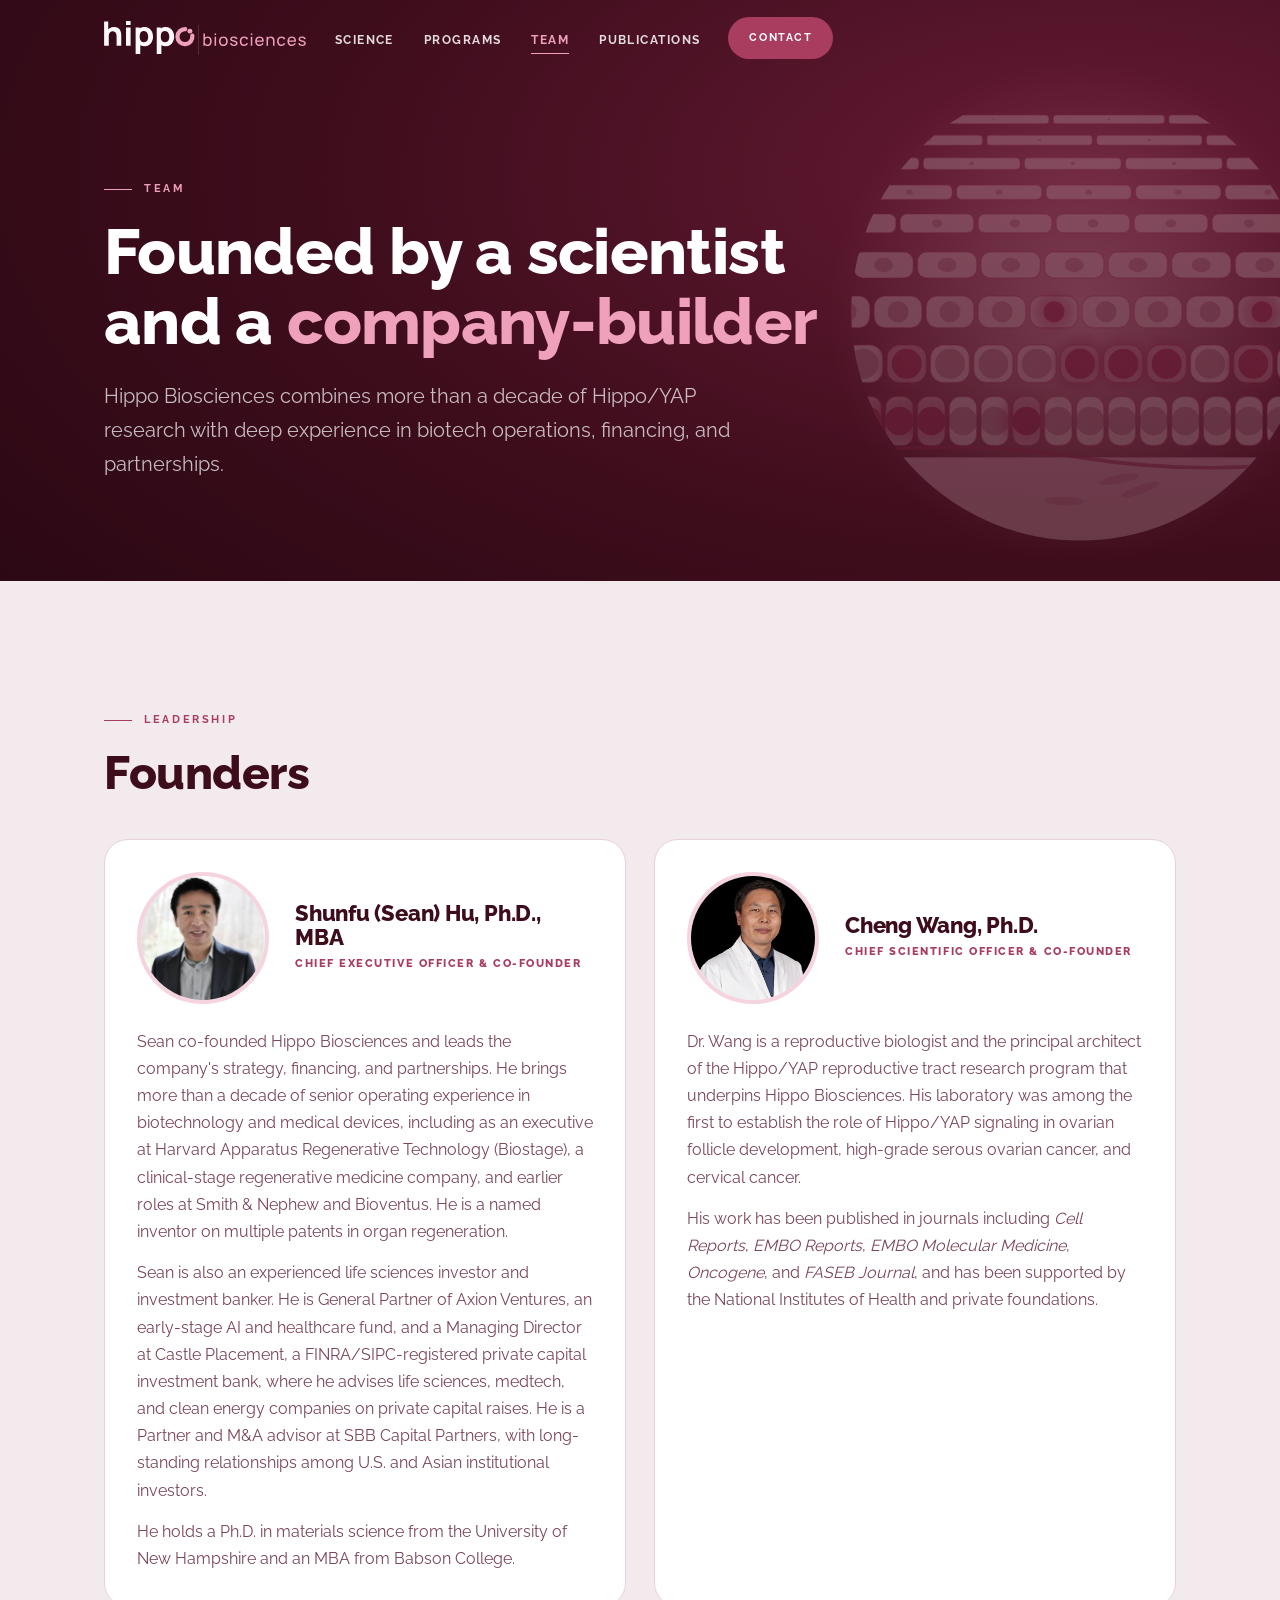
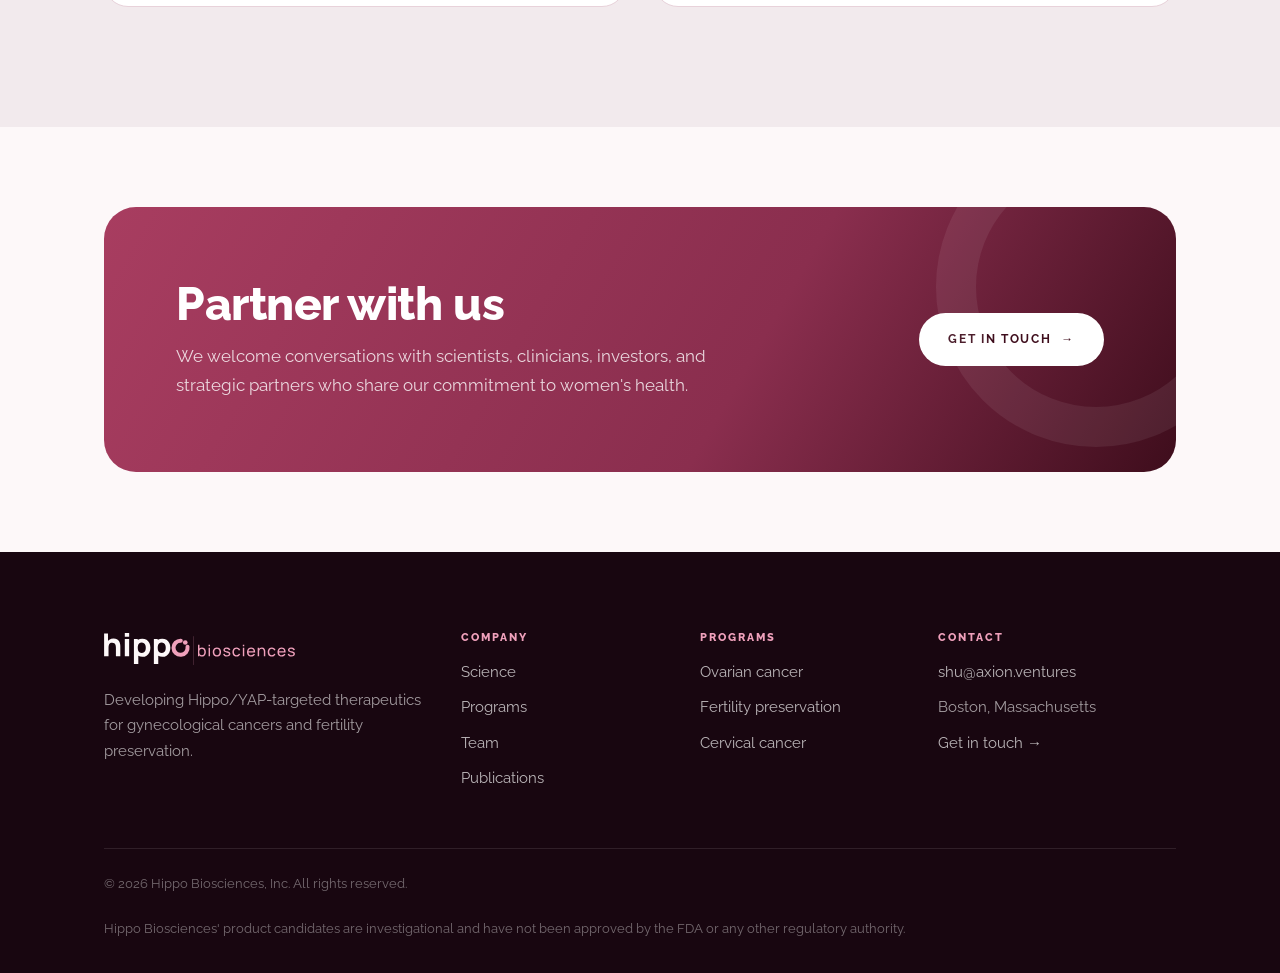
<file: team.html>
<!DOCTYPE html>
<html lang="en">
<head>
<meta charset="utf-8">
<script>document.documentElement.className+=" js"</script>
<meta name="viewport" content="width=device-width, initial-scale=1">
<title>Team | Hippo Biosciences</title>
<meta name="description" content="Meet the founders of Hippo Biosciences.">
<link rel="canonical" href="https://hippobtx.com/team.html">
<meta name="theme-color" content="#3E0D1C">
<link rel="icon" href="assets/brand/favicon.svg" type="image/svg+xml">
<link rel="apple-touch-icon" href="assets/brand/apple-touch-icon.png">
<meta property="og:type" content="website">
<meta property="og:site_name" content="Hippo Biosciences">
<meta property="og:url" content="https://hippobtx.com/team.html">
<meta property="og:title" content="Team | Hippo Biosciences">
<meta property="og:description" content="Meet the founders of Hippo Biosciences.">
<meta property="og:image" content="https://hippobtx.com/assets/img/share.png">
<meta name="twitter:card" content="summary_large_image">
<link rel="preload" href="assets/fonts/raleway-800.woff2" as="font" type="font/woff2" crossorigin>
<link rel="preload" href="assets/fonts/raleway-400.woff2" as="font" type="font/woff2" crossorigin>
<link rel="stylesheet" href="assets/css/site.css">
</head>
<body>
<a class="skip" href="#main">Skip to content</a>
<header class="site-header over-dark">
  <div class="wrap">
    <a class="brand" href="index.html" aria-label="Hippo Biosciences home">
      <img class="on-light" src="assets/brand/logo.svg" alt="Hippo Biosciences" width="203" height="36">
      <img class="on-dark" src="assets/brand/logo-white.svg" alt="Hippo Biosciences" width="203" height="36">
    </a>
    <nav aria-label="Main"><ul class="nav"><li><a href="science.html">Science</a></li><li><a href="programs.html">Programs</a></li><li><a href="team.html" aria-current="page">Team</a></li><li><a href="publications.html">Publications</a></li></ul></nav>
    <a class="btn btn-rose header-cta" href="contact.html">Contact</a>
    <button class="menu-btn" aria-label="Menu" aria-expanded="false" aria-controls="mobile-nav"><span></span><span></span><span></span></button>
  </div>
</header>
<nav class="mobile-nav" id="mobile-nav" aria-label="Mobile"><a href="index.html">Home</a><a href="science.html">Science</a><a href="programs.html">Programs</a><a href="team.html" aria-current="page">Team</a><a href="publications.html">Publications</a><a href="contact.html">Contact</a></nav>
<main id="main">
<section class="page-hero"><div class="deco" aria-hidden="true"><svg xmlns="http://www.w3.org/2000/svg" viewBox="0 0 360 360" class="illus" aria-hidden="true"><defs><radialGradient id="ph3bg"><stop offset="0" stop-color="#F5D4DF" stop-opacity=".9"/><stop offset="1" stop-color="#F5D4DF" stop-opacity="0"/></radialGradient><clipPath id="ph3c"><circle cx="180.0" cy="180.0" r="158.4"/></clipPath><filter id="ph3glow" x="-50%" y="-50%" width="200%" height="200%"><feGaussianBlur stdDeviation="3"/></filter></defs><circle cx="180.0" cy="180.0" r="176.4" fill="url(#ph3bg)"/><g clip-path="url(#ph3c)"><rect x="0" y="280.8" width="360" height="108.0" fill="#F5D4DF"/><ellipse cx="224" cy="343" rx="14" ry="3" fill="#A83D60" opacity=".25" transform="rotate(12 224 343)"/><ellipse cx="339" cy="343" rx="14" ry="3" fill="#A83D60" opacity=".25" transform="rotate(17 339 343)"/><ellipse cx="10" cy="325" rx="14" ry="3" fill="#A83D60" opacity=".25" transform="rotate(18 10 325)"/><ellipse cx="234" cy="354" rx="14" ry="3" fill="#A83D60" opacity=".25" transform="rotate(-15 234 354)"/><ellipse cx="169" cy="311" rx="14" ry="3" fill="#A83D60" opacity=".25" transform="rotate(2 169 311)"/><ellipse cx="207" cy="296" rx="14" ry="3" fill="#A83D60" opacity=".25" transform="rotate(-11 207 296)"/><ellipse cx="101" cy="355" rx="14" ry="3" fill="#A83D60" opacity=".25" transform="rotate(11 101 355)"/><ellipse cx="57" cy="347" rx="14" ry="3" fill="#A83D60" opacity=".25" transform="rotate(-14 57 347)"/><ellipse cx="222" cy="303" rx="14" ry="3" fill="#A83D60" opacity=".25" transform="rotate(-20 222 303)"/><ellipse cx="314" cy="309" rx="14" ry="3" fill="#A83D60" opacity=".25" transform="rotate(-11 314 309)"/><ellipse cx="354" cy="352" rx="14" ry="3" fill="#A83D60" opacity=".25" transform="rotate(-8 354 352)"/><ellipse cx="346" cy="330" rx="14" ry="3" fill="#A83D60" opacity=".25" transform="rotate(7 346 330)"/><ellipse cx="74" cy="356" rx="14" ry="3" fill="#A83D60" opacity=".25" transform="rotate(8 74 356)"/><ellipse cx="348" cy="353" rx="14" ry="3" fill="#A83D60" opacity=".25" transform="rotate(-8 348 353)"/><path d="M0 280.8 Q 90.0 266.4 180.0 280.8 T 360 280.8" fill="none" stroke="#A83D60" stroke-width="2.5" opacity=".7"/><rect x="1.5" y="238.6" width="19.0" height="34.0" rx="7.7" fill="#fff" fill-opacity=".92" stroke="#A83D60" stroke-opacity=".4"/><ellipse cx="11.0" cy="255.6" rx="9.9" ry="9.9" fill="#7A4558" opacity="0.4"/><rect x="23.5" y="238.6" width="19.0" height="34.0" rx="7.7" fill="#fff" fill-opacity=".92" stroke="#A83D60" stroke-opacity=".4"/><circle cx="33.0" cy="255.6" r="17.8" fill="#A83D60" opacity=".4" filter="url(#ph3glow)"/><ellipse cx="33.0" cy="255.6" rx="9.9" ry="9.9" fill="#A83D60" opacity="0.95"/><rect x="45.5" y="238.6" width="19.0" height="34.0" rx="7.7" fill="#fff" fill-opacity=".92" stroke="#A83D60" stroke-opacity=".4"/><circle cx="55.0" cy="255.6" r="17.8" fill="#A83D60" opacity=".4" filter="url(#ph3glow)"/><ellipse cx="55.0" cy="255.6" rx="9.9" ry="9.9" fill="#A83D60" opacity="0.95"/><rect x="67.5" y="238.6" width="19.0" height="34.0" rx="7.7" fill="#fff" fill-opacity=".92" stroke="#A83D60" stroke-opacity=".4"/><circle cx="77.0" cy="255.6" r="17.8" fill="#A83D60" opacity=".4" filter="url(#ph3glow)"/><ellipse cx="77.0" cy="255.6" rx="9.9" ry="9.9" fill="#A83D60" opacity="0.95"/><rect x="89.5" y="238.6" width="19.0" height="34.0" rx="7.7" fill="#fff" fill-opacity=".92" stroke="#A83D60" stroke-opacity=".4"/><ellipse cx="99.0" cy="255.6" rx="9.9" ry="9.9" fill="#7A4558" opacity="0.4"/><rect x="111.5" y="238.6" width="19.0" height="34.0" rx="7.7" fill="#fff" fill-opacity=".92" stroke="#A83D60" stroke-opacity=".4"/><ellipse cx="121.0" cy="255.6" rx="9.9" ry="9.9" fill="#7A4558" opacity="0.4"/><rect x="133.5" y="238.6" width="19.0" height="34.0" rx="7.7" fill="#fff" fill-opacity=".92" stroke="#A83D60" stroke-opacity=".4"/><circle cx="143.0" cy="255.6" r="17.8" fill="#A83D60" opacity=".4" filter="url(#ph3glow)"/><ellipse cx="143.0" cy="255.6" rx="9.9" ry="9.9" fill="#A83D60" opacity="0.95"/><rect x="155.5" y="238.6" width="19.0" height="34.0" rx="7.7" fill="#fff" fill-opacity=".92" stroke="#A83D60" stroke-opacity=".4"/><ellipse cx="165.0" cy="255.6" rx="9.9" ry="9.9" fill="#7A4558" opacity="0.4"/><rect x="177.5" y="238.6" width="19.0" height="34.0" rx="7.7" fill="#fff" fill-opacity=".92" stroke="#A83D60" stroke-opacity=".4"/><ellipse cx="187.0" cy="255.6" rx="9.9" ry="9.9" fill="#7A4558" opacity="0.4"/><rect x="199.5" y="238.6" width="19.0" height="34.0" rx="7.7" fill="#fff" fill-opacity=".92" stroke="#A83D60" stroke-opacity=".4"/><ellipse cx="209.0" cy="255.6" rx="9.9" ry="9.9" fill="#7A4558" opacity="0.4"/><rect x="221.5" y="238.6" width="19.0" height="34.0" rx="7.7" fill="#fff" fill-opacity=".92" stroke="#A83D60" stroke-opacity=".4"/><ellipse cx="231.0" cy="255.6" rx="9.9" ry="9.9" fill="#7A4558" opacity="0.4"/><rect x="243.5" y="238.6" width="19.0" height="34.0" rx="7.7" fill="#fff" fill-opacity=".92" stroke="#A83D60" stroke-opacity=".4"/><ellipse cx="253.0" cy="255.6" rx="9.9" ry="9.9" fill="#7A4558" opacity="0.4"/><rect x="265.5" y="238.6" width="19.0" height="34.0" rx="7.7" fill="#fff" fill-opacity=".92" stroke="#A83D60" stroke-opacity=".4"/><ellipse cx="275.0" cy="255.6" rx="9.9" ry="9.9" fill="#7A4558" opacity="0.4"/><rect x="287.5" y="238.6" width="19.0" height="34.0" rx="7.7" fill="#fff" fill-opacity=".92" stroke="#A83D60" stroke-opacity=".4"/><ellipse cx="297.0" cy="255.6" rx="9.9" ry="9.9" fill="#7A4558" opacity="0.4"/><rect x="309.5" y="238.6" width="19.0" height="34.0" rx="7.7" fill="#fff" fill-opacity=".92" stroke="#A83D60" stroke-opacity=".4"/><ellipse cx="319.0" cy="255.6" rx="9.9" ry="9.9" fill="#7A4558" opacity="0.4"/><rect x="331.5" y="238.6" width="19.0" height="34.0" rx="7.7" fill="#fff" fill-opacity=".92" stroke="#A83D60" stroke-opacity=".4"/><circle cx="341.0" cy="255.6" r="17.8" fill="#A83D60" opacity=".4" filter="url(#ph3glow)"/><ellipse cx="341.0" cy="255.6" rx="9.9" ry="9.9" fill="#A83D60" opacity="0.95"/><rect x="353.5" y="238.6" width="19.0" height="34.0" rx="7.7" fill="#fff" fill-opacity=".92" stroke="#A83D60" stroke-opacity=".4"/><ellipse cx="363.0" cy="255.6" rx="9.9" ry="9.9" fill="#7A4558" opacity="0.4"/><rect x="375.5" y="238.6" width="19.0" height="34.0" rx="7.7" fill="#fff" fill-opacity=".92" stroke="#A83D60" stroke-opacity=".4"/><circle cx="385.0" cy="255.6" r="17.8" fill="#A83D60" opacity=".4" filter="url(#ph3glow)"/><ellipse cx="385.0" cy="255.6" rx="9.9" ry="9.9" fill="#A83D60" opacity="0.95"/><rect x="-13.5" y="203.0" width="27.0" height="26.0" rx="9.1" fill="#fff" fill-opacity=".92" stroke="#A83D60" stroke-opacity=".4"/><ellipse cx="0.0" cy="216.0" rx="10.4" ry="10.4" fill="#7A4558" opacity="0.4"/><rect x="16.5" y="203.0" width="27.0" height="26.0" rx="9.1" fill="#fff" fill-opacity=".92" stroke="#A83D60" stroke-opacity=".4"/><ellipse cx="30.0" cy="216.0" rx="10.4" ry="10.4" fill="#7A4558" opacity="0.4"/><rect x="46.5" y="203.0" width="27.0" height="26.0" rx="9.1" fill="#fff" fill-opacity=".92" stroke="#A83D60" stroke-opacity=".4"/><circle cx="60.0" cy="216.0" r="18.7" fill="#A83D60" opacity=".4" filter="url(#ph3glow)"/><ellipse cx="60.0" cy="216.0" rx="10.4" ry="10.4" fill="#A83D60" opacity="0.95"/><rect x="76.5" y="203.0" width="27.0" height="26.0" rx="9.1" fill="#fff" fill-opacity=".92" stroke="#A83D60" stroke-opacity=".4"/><ellipse cx="90.0" cy="216.0" rx="10.4" ry="10.4" fill="#7A4558" opacity="0.4"/><rect x="106.5" y="203.0" width="27.0" height="26.0" rx="9.1" fill="#fff" fill-opacity=".92" stroke="#A83D60" stroke-opacity=".4"/><ellipse cx="120.0" cy="216.0" rx="10.4" ry="10.4" fill="#7A4558" opacity="0.4"/><rect x="136.5" y="203.0" width="27.0" height="26.0" rx="9.1" fill="#fff" fill-opacity=".92" stroke="#A83D60" stroke-opacity=".4"/><ellipse cx="150.0" cy="216.0" rx="10.4" ry="10.4" fill="#7A4558" opacity="0.4"/><rect x="166.5" y="203.0" width="27.0" height="26.0" rx="9.1" fill="#fff" fill-opacity=".92" stroke="#A83D60" stroke-opacity=".4"/><circle cx="180.0" cy="216.0" r="18.7" fill="#A83D60" opacity=".4" filter="url(#ph3glow)"/><ellipse cx="180.0" cy="216.0" rx="10.4" ry="10.4" fill="#A83D60" opacity="0.95"/><rect x="196.5" y="203.0" width="27.0" height="26.0" rx="9.1" fill="#fff" fill-opacity=".92" stroke="#A83D60" stroke-opacity=".4"/><circle cx="210.0" cy="216.0" r="18.7" fill="#A83D60" opacity=".4" filter="url(#ph3glow)"/><ellipse cx="210.0" cy="216.0" rx="10.4" ry="10.4" fill="#A83D60" opacity="0.95"/><rect x="226.5" y="203.0" width="27.0" height="26.0" rx="9.1" fill="#fff" fill-opacity=".92" stroke="#A83D60" stroke-opacity=".4"/><circle cx="240.0" cy="216.0" r="18.7" fill="#A83D60" opacity=".4" filter="url(#ph3glow)"/><ellipse cx="240.0" cy="216.0" rx="10.4" ry="10.4" fill="#A83D60" opacity="0.95"/><rect x="256.5" y="203.0" width="27.0" height="26.0" rx="9.1" fill="#fff" fill-opacity=".92" stroke="#A83D60" stroke-opacity=".4"/><ellipse cx="270.0" cy="216.0" rx="10.4" ry="10.4" fill="#7A4558" opacity="0.4"/><rect x="286.5" y="203.0" width="27.0" height="26.0" rx="9.1" fill="#fff" fill-opacity=".92" stroke="#A83D60" stroke-opacity=".4"/><circle cx="300.0" cy="216.0" r="18.7" fill="#A83D60" opacity=".4" filter="url(#ph3glow)"/><ellipse cx="300.0" cy="216.0" rx="10.4" ry="10.4" fill="#A83D60" opacity="0.95"/><rect x="316.5" y="203.0" width="27.0" height="26.0" rx="9.1" fill="#fff" fill-opacity=".92" stroke="#A83D60" stroke-opacity=".4"/><ellipse cx="330.0" cy="216.0" rx="10.4" ry="10.4" fill="#7A4558" opacity="0.4"/><rect x="346.5" y="203.0" width="27.0" height="26.0" rx="9.1" fill="#fff" fill-opacity=".92" stroke="#A83D60" stroke-opacity=".4"/><ellipse cx="360.0" cy="216.0" rx="10.4" ry="10.4" fill="#7A4558" opacity="0.4"/><rect x="376.5" y="203.0" width="27.0" height="26.0" rx="9.1" fill="#fff" fill-opacity=".92" stroke="#A83D60" stroke-opacity=".4"/><ellipse cx="390.0" cy="216.0" rx="10.4" ry="10.4" fill="#7A4558" opacity="0.4"/><rect x="1.5" y="169.0" width="33.0" height="22.0" rx="7.7" fill="#fff" fill-opacity=".92" stroke="#A83D60" stroke-opacity=".4"/><ellipse cx="18.0" cy="180.0" rx="7.3" ry="7.3" fill="#7A4558" opacity="0.4"/><rect x="37.5" y="169.0" width="33.0" height="22.0" rx="7.7" fill="#fff" fill-opacity=".92" stroke="#A83D60" stroke-opacity=".4"/><ellipse cx="54.0" cy="180.0" rx="7.3" ry="7.3" fill="#7A4558" opacity="0.4"/><rect x="73.5" y="169.0" width="33.0" height="22.0" rx="7.7" fill="#fff" fill-opacity=".92" stroke="#A83D60" stroke-opacity=".4"/><ellipse cx="90.0" cy="180.0" rx="7.3" ry="7.3" fill="#7A4558" opacity="0.4"/><rect x="109.5" y="169.0" width="33.0" height="22.0" rx="7.7" fill="#fff" fill-opacity=".92" stroke="#A83D60" stroke-opacity=".4"/><ellipse cx="126.0" cy="180.0" rx="7.3" ry="7.3" fill="#7A4558" opacity="0.4"/><rect x="145.5" y="169.0" width="33.0" height="22.0" rx="7.7" fill="#fff" fill-opacity=".92" stroke="#A83D60" stroke-opacity=".4"/><circle cx="162.0" cy="180.0" r="13.1" fill="#A83D60" opacity=".4" filter="url(#ph3glow)"/><ellipse cx="162.0" cy="180.0" rx="7.3" ry="7.3" fill="#A83D60" opacity="0.95"/><rect x="181.5" y="169.0" width="33.0" height="22.0" rx="7.7" fill="#fff" fill-opacity=".92" stroke="#A83D60" stroke-opacity=".4"/><ellipse cx="198.0" cy="180.0" rx="7.3" ry="7.3" fill="#7A4558" opacity="0.4"/><rect x="217.5" y="169.0" width="33.0" height="22.0" rx="7.7" fill="#fff" fill-opacity=".92" stroke="#A83D60" stroke-opacity=".4"/><ellipse cx="234.0" cy="180.0" rx="7.3" ry="7.3" fill="#7A4558" opacity="0.4"/><rect x="253.5" y="169.0" width="33.0" height="22.0" rx="7.7" fill="#fff" fill-opacity=".92" stroke="#A83D60" stroke-opacity=".4"/><ellipse cx="270.0" cy="180.0" rx="7.3" ry="7.3" fill="#7A4558" opacity="0.4"/><rect x="289.5" y="169.0" width="33.0" height="22.0" rx="7.7" fill="#fff" fill-opacity=".92" stroke="#A83D60" stroke-opacity=".4"/><circle cx="306.0" cy="180.0" r="13.1" fill="#A83D60" opacity=".4" filter="url(#ph3glow)"/><ellipse cx="306.0" cy="180.0" rx="7.3" ry="7.3" fill="#A83D60" opacity="0.95"/><rect x="325.5" y="169.0" width="33.0" height="22.0" rx="7.7" fill="#fff" fill-opacity=".92" stroke="#A83D60" stroke-opacity=".4"/><ellipse cx="342.0" cy="180.0" rx="7.3" ry="7.3" fill="#7A4558" opacity="0.4"/><rect x="361.5" y="169.0" width="33.0" height="22.0" rx="7.7" fill="#fff" fill-opacity=".92" stroke="#A83D60" stroke-opacity=".4"/><circle cx="378.0" cy="180.0" r="13.1" fill="#A83D60" opacity=".4" filter="url(#ph3glow)"/><ellipse cx="378.0" cy="180.0" rx="7.3" ry="7.3" fill="#A83D60" opacity="0.95"/><rect x="-20.5" y="138.6" width="41.0" height="18.0" rx="6.3" fill="#fff" fill-opacity=".92" stroke="#A83D60" stroke-opacity=".4"/><ellipse cx="0.0" cy="147.6" rx="6.6" ry="5.0" fill="#7A4558" opacity="0.4"/><rect x="23.5" y="138.6" width="41.0" height="18.0" rx="6.3" fill="#fff" fill-opacity=".92" stroke="#A83D60" stroke-opacity=".4"/><ellipse cx="44.0" cy="147.6" rx="6.6" ry="5.0" fill="#7A4558" opacity="0.4"/><rect x="67.5" y="138.6" width="41.0" height="18.0" rx="6.3" fill="#fff" fill-opacity=".92" stroke="#A83D60" stroke-opacity=".4"/><ellipse cx="88.0" cy="147.6" rx="6.6" ry="5.0" fill="#7A4558" opacity="0.4"/><rect x="111.5" y="138.6" width="41.0" height="18.0" rx="6.3" fill="#fff" fill-opacity=".92" stroke="#A83D60" stroke-opacity=".4"/><ellipse cx="132.0" cy="147.6" rx="6.6" ry="5.0" fill="#7A4558" opacity="0.4"/><rect x="155.5" y="138.6" width="41.0" height="18.0" rx="6.3" fill="#fff" fill-opacity=".92" stroke="#A83D60" stroke-opacity=".4"/><ellipse cx="176.0" cy="147.6" rx="6.6" ry="5.0" fill="#7A4558" opacity="0.4"/><rect x="199.5" y="138.6" width="41.0" height="18.0" rx="6.3" fill="#fff" fill-opacity=".92" stroke="#A83D60" stroke-opacity=".4"/><ellipse cx="220.0" cy="147.6" rx="6.6" ry="5.0" fill="#7A4558" opacity="0.4"/><rect x="243.5" y="138.6" width="41.0" height="18.0" rx="6.3" fill="#fff" fill-opacity=".92" stroke="#A83D60" stroke-opacity=".4"/><ellipse cx="264.0" cy="147.6" rx="6.6" ry="5.0" fill="#7A4558" opacity="0.4"/><rect x="287.5" y="138.6" width="41.0" height="18.0" rx="6.3" fill="#fff" fill-opacity=".92" stroke="#A83D60" stroke-opacity=".4"/><ellipse cx="308.0" cy="147.6" rx="6.6" ry="5.0" fill="#7A4558" opacity="0.4"/><rect x="331.5" y="138.6" width="41.0" height="18.0" rx="6.3" fill="#fff" fill-opacity=".92" stroke="#A83D60" stroke-opacity=".4"/><ellipse cx="352.0" cy="147.6" rx="6.6" ry="5.0" fill="#7A4558" opacity="0.4"/><rect x="375.5" y="138.6" width="41.0" height="18.0" rx="6.3" fill="#fff" fill-opacity=".92" stroke="#A83D60" stroke-opacity=".4"/><ellipse cx="396.0" cy="147.6" rx="6.6" ry="5.0" fill="#7A4558" opacity="0.4"/><rect x="1.5" y="112.3" width="51.0" height="13.0" rx="4.5" fill="#fff" fill-opacity=".92" stroke="#A83D60" stroke-opacity=".4"/><ellipse cx="27.0" cy="118.8" rx="3.7" ry="2.9" fill="#7A4558" opacity="0.4"/><rect x="55.5" y="112.3" width="51.0" height="13.0" rx="4.5" fill="#fff" fill-opacity=".92" stroke="#A83D60" stroke-opacity=".4"/><ellipse cx="81.0" cy="118.8" rx="3.7" ry="2.9" fill="#7A4558" opacity="0.4"/><rect x="109.5" y="112.3" width="51.0" height="13.0" rx="4.5" fill="#fff" fill-opacity=".92" stroke="#A83D60" stroke-opacity=".4"/><ellipse cx="135.0" cy="118.8" rx="3.7" ry="2.9" fill="#7A4558" opacity="0.4"/><rect x="163.5" y="112.3" width="51.0" height="13.0" rx="4.5" fill="#fff" fill-opacity=".92" stroke="#A83D60" stroke-opacity=".4"/><ellipse cx="189.0" cy="118.8" rx="3.7" ry="2.9" fill="#7A4558" opacity="0.4"/><rect x="217.5" y="112.3" width="51.0" height="13.0" rx="4.5" fill="#fff" fill-opacity=".92" stroke="#A83D60" stroke-opacity=".4"/><ellipse cx="243.0" cy="118.8" rx="3.7" ry="2.9" fill="#7A4558" opacity="0.4"/><rect x="271.5" y="112.3" width="51.0" height="13.0" rx="4.5" fill="#fff" fill-opacity=".92" stroke="#A83D60" stroke-opacity=".4"/><ellipse cx="297.0" cy="118.8" rx="3.7" ry="2.9" fill="#7A4558" opacity="0.4"/><rect x="325.5" y="112.3" width="51.0" height="13.0" rx="4.5" fill="#fff" fill-opacity=".92" stroke="#A83D60" stroke-opacity=".4"/><ellipse cx="351.0" cy="118.8" rx="3.7" ry="2.9" fill="#7A4558" opacity="0.4"/><rect x="379.5" y="112.3" width="51.0" height="13.0" rx="4.5" fill="#fff" fill-opacity=".92" stroke="#A83D60" stroke-opacity=".4"/><ellipse cx="405.0" cy="118.8" rx="3.7" ry="2.9" fill="#7A4558" opacity="0.4"/><rect x="-29.5" y="92.2" width="59.0" height="10.0" rx="3.5" fill="#fff" fill-opacity=".92" stroke="#A83D60" stroke-opacity=".4"/><ellipse cx="0.0" cy="97.2" rx="2.3" ry="1.8" fill="#7A4558" opacity="0.4"/><rect x="32.5" y="92.2" width="59.0" height="10.0" rx="3.5" fill="#fff" fill-opacity=".92" stroke="#A83D60" stroke-opacity=".4"/><ellipse cx="62.0" cy="97.2" rx="2.3" ry="1.8" fill="#7A4558" opacity="0.4"/><rect x="94.5" y="92.2" width="59.0" height="10.0" rx="3.5" fill="#fff" fill-opacity=".92" stroke="#A83D60" stroke-opacity=".4"/><ellipse cx="124.0" cy="97.2" rx="2.3" ry="1.8" fill="#7A4558" opacity="0.4"/><rect x="156.5" y="92.2" width="59.0" height="10.0" rx="3.5" fill="#fff" fill-opacity=".92" stroke="#A83D60" stroke-opacity=".4"/><ellipse cx="186.0" cy="97.2" rx="2.3" ry="1.8" fill="#7A4558" opacity="0.4"/><rect x="218.5" y="92.2" width="59.0" height="10.0" rx="3.5" fill="#fff" fill-opacity=".92" stroke="#A83D60" stroke-opacity=".4"/><ellipse cx="248.0" cy="97.2" rx="2.3" ry="1.8" fill="#7A4558" opacity="0.4"/><rect x="280.5" y="92.2" width="59.0" height="10.0" rx="3.5" fill="#fff" fill-opacity=".92" stroke="#A83D60" stroke-opacity=".4"/><ellipse cx="310.0" cy="97.2" rx="2.3" ry="1.8" fill="#7A4558" opacity="0.4"/><rect x="342.5" y="92.2" width="59.0" height="10.0" rx="3.5" fill="#fff" fill-opacity=".92" stroke="#A83D60" stroke-opacity=".4"/><ellipse cx="372.0" cy="97.2" rx="2.3" ry="1.8" fill="#7A4558" opacity="0.4"/><rect x="404.5" y="92.2" width="59.0" height="10.0" rx="3.5" fill="#fff" fill-opacity=".92" stroke="#A83D60" stroke-opacity=".4"/><ellipse cx="434.0" cy="97.2" rx="2.3" ry="1.8" fill="#7A4558" opacity="0.4"/><rect x="1.5" y="73.4" width="67.0" height="8.0" rx="2.8" fill="#fff" fill-opacity=".92" stroke="#A83D60" stroke-opacity=".4"/><ellipse cx="35.0" cy="77.4" rx="1.6" ry="1.2" fill="#7A4558" opacity="0.4"/><rect x="71.5" y="73.4" width="67.0" height="8.0" rx="2.8" fill="#fff" fill-opacity=".92" stroke="#A83D60" stroke-opacity=".4"/><ellipse cx="105.0" cy="77.4" rx="1.6" ry="1.2" fill="#7A4558" opacity="0.4"/><rect x="141.5" y="73.4" width="67.0" height="8.0" rx="2.8" fill="#fff" fill-opacity=".92" stroke="#A83D60" stroke-opacity=".4"/><ellipse cx="175.0" cy="77.4" rx="1.6" ry="1.2" fill="#7A4558" opacity="0.4"/><rect x="211.5" y="73.4" width="67.0" height="8.0" rx="2.8" fill="#fff" fill-opacity=".92" stroke="#A83D60" stroke-opacity=".4"/><ellipse cx="245.0" cy="77.4" rx="1.6" ry="1.2" fill="#7A4558" opacity="0.4"/><rect x="281.5" y="73.4" width="67.0" height="8.0" rx="2.8" fill="#fff" fill-opacity=".92" stroke="#A83D60" stroke-opacity=".4"/><ellipse cx="315.0" cy="77.4" rx="1.6" ry="1.2" fill="#7A4558" opacity="0.4"/><rect x="351.5" y="73.4" width="67.0" height="8.0" rx="2.8" fill="#fff" fill-opacity=".92" stroke="#A83D60" stroke-opacity=".4"/><ellipse cx="385.0" cy="77.4" rx="1.6" ry="1.2" fill="#7A4558" opacity="0.4"/><rect x="421.5" y="73.4" width="67.0" height="8.0" rx="2.8" fill="#fff" fill-opacity=".92" stroke="#A83D60" stroke-opacity=".4"/><ellipse cx="455.0" cy="77.4" rx="1.6" ry="1.2" fill="#7A4558" opacity="0.4"/><rect x="-36.5" y="57.7" width="73.0" height="7.0" rx="2.4" fill="#fff" fill-opacity=".92" stroke="#A83D60" stroke-opacity=".4"/><ellipse cx="0.0" cy="61.2" rx="1.1" ry="0.8" fill="#7A4558" opacity="0.4"/><rect x="39.5" y="57.7" width="73.0" height="7.0" rx="2.4" fill="#fff" fill-opacity=".92" stroke="#A83D60" stroke-opacity=".4"/><ellipse cx="76.0" cy="61.2" rx="1.1" ry="0.8" fill="#7A4558" opacity="0.4"/><rect x="115.5" y="57.7" width="73.0" height="7.0" rx="2.4" fill="#fff" fill-opacity=".92" stroke="#A83D60" stroke-opacity=".4"/><ellipse cx="152.0" cy="61.2" rx="1.1" ry="0.8" fill="#7A4558" opacity="0.4"/><rect x="191.5" y="57.7" width="73.0" height="7.0" rx="2.4" fill="#fff" fill-opacity=".92" stroke="#A83D60" stroke-opacity=".4"/><ellipse cx="228.0" cy="61.2" rx="1.1" ry="0.8" fill="#7A4558" opacity="0.4"/><rect x="267.5" y="57.7" width="73.0" height="7.0" rx="2.4" fill="#fff" fill-opacity=".92" stroke="#A83D60" stroke-opacity=".4"/><ellipse cx="304.0" cy="61.2" rx="1.1" ry="0.8" fill="#7A4558" opacity="0.4"/><rect x="343.5" y="57.7" width="73.0" height="7.0" rx="2.4" fill="#fff" fill-opacity=".92" stroke="#A83D60" stroke-opacity=".4"/><ellipse cx="380.0" cy="61.2" rx="1.1" ry="0.8" fill="#7A4558" opacity="0.4"/><rect x="419.5" y="57.7" width="73.0" height="7.0" rx="2.4" fill="#fff" fill-opacity=".92" stroke="#A83D60" stroke-opacity=".4"/><ellipse cx="456.0" cy="61.2" rx="1.1" ry="0.8" fill="#7A4558" opacity="0.4"/><rect x="1.5" y="43.8" width="77.0" height="6.0" rx="2.1" fill="#fff" fill-opacity=".92" stroke="#A83D60" stroke-opacity=".4"/><ellipse cx="40.0" cy="46.8" rx="0.8" ry="0.6" fill="#7A4558" opacity="0.4"/><rect x="81.5" y="43.8" width="77.0" height="6.0" rx="2.1" fill="#fff" fill-opacity=".92" stroke="#A83D60" stroke-opacity=".4"/><ellipse cx="120.0" cy="46.8" rx="0.8" ry="0.6" fill="#7A4558" opacity="0.4"/><rect x="161.5" y="43.8" width="77.0" height="6.0" rx="2.1" fill="#fff" fill-opacity=".92" stroke="#A83D60" stroke-opacity=".4"/><ellipse cx="200.0" cy="46.8" rx="0.8" ry="0.6" fill="#7A4558" opacity="0.4"/><rect x="241.5" y="43.8" width="77.0" height="6.0" rx="2.1" fill="#fff" fill-opacity=".92" stroke="#A83D60" stroke-opacity=".4"/><ellipse cx="280.0" cy="46.8" rx="0.8" ry="0.6" fill="#7A4558" opacity="0.4"/><rect x="321.5" y="43.8" width="77.0" height="6.0" rx="2.1" fill="#fff" fill-opacity=".92" stroke="#A83D60" stroke-opacity=".4"/><ellipse cx="360.0" cy="46.8" rx="0.8" ry="0.6" fill="#7A4558" opacity="0.4"/><rect x="401.5" y="43.8" width="77.0" height="6.0" rx="2.1" fill="#fff" fill-opacity=".92" stroke="#A83D60" stroke-opacity=".4"/><ellipse cx="440.0" cy="46.8" rx="0.8" ry="0.6" fill="#7A4558" opacity="0.4"/></g></svg></div>
  <div class="wrap">
    <div class="eyebrow">Team</div>
    <h1>Founded by a scientist and a <em>company-builder</em></h1>
    <p>Hippo Biosciences combines more than a decade of Hippo/YAP research with deep experience in biotech operations, financing, and partnerships.</p>
  </div>
</section>
<section class="section bg-mist"><div class="wrap">
  <div class="eyebrow">Leadership</div><h2 style="margin-bottom:40px">Founders</h2>
  <div class="team">
    <article class="person reveal ">
      <div class="person-top"><div class="person-photo"><img src="assets/img/sean-hu.jpg" alt="Sean Hu" width="132" height="132"></div><div><h3>Shunfu (Sean) Hu, Ph.D., MBA</h3><div class="role">Chief Executive Officer &amp; Co-Founder</div></div></div>
      <div class="person-body"><p>Sean co-founded Hippo Biosciences and leads the company's strategy, financing, and partnerships. He brings more than a decade of senior operating experience in biotechnology and medical devices, including as an executive at Harvard Apparatus Regenerative Technology (Biostage), a clinical-stage regenerative medicine company, and earlier roles at Smith &amp; Nephew and Bioventus. He is a named inventor on multiple patents in organ regeneration.</p>
<p>Sean is also an experienced life sciences investor and investment banker. He is General Partner of Axion Ventures, an early-stage AI and healthcare fund, and a Managing Director at Castle Placement, a FINRA/SIPC-registered private capital investment bank, where he advises life sciences, medtech, and clean energy companies on private capital raises. He is a Partner and M&amp;A advisor at SBB Capital Partners, with long-standing relationships among U.S. and Asian institutional investors.</p>
<p>He holds a Ph.D. in materials science from the University of New Hampshire and an MBA from Babson College.</p></div>
    </article>
    <article class="person reveal d1">
      <div class="person-top"><div class="person-photo"><img src="assets/img/cheng-wang.jpg" alt="Cheng Wang" width="132" height="132"></div><div><h3>Cheng Wang, Ph.D.</h3><div class="role">Chief Scientific Officer &amp; Co-Founder</div></div></div>
      <div class="person-body"><p>Dr. Wang is a reproductive biologist and the principal architect of the Hippo/YAP reproductive tract research program that underpins Hippo Biosciences. His laboratory was among the first to establish the role of Hippo/YAP signaling in ovarian follicle development, high-grade serous ovarian cancer, and cervical cancer.</p>
<p>His work has been published in journals including <em>Cell Reports</em>, <em>EMBO Reports</em>, <em>EMBO Molecular Medicine</em>, <em>Oncogene</em>, and <em>FASEB Journal</em>, and has been supported by the National Institutes of Health and private foundations.</p></div>
    </article>
  </div>
</div></section>
<section class="section tight"><div class="wrap">
  <div class="cta reveal"><span class="ring" aria-hidden="true"></span>
    <div><h2>Partner with us</h2><p>We welcome conversations with scientists, clinicians, investors, and strategic partners who share our commitment to women's health.</p></div>
    <div><a class="btn btn-rose" href="contact.html">Get in touch <span class="arr" aria-hidden="true">&rarr;</span></a></div>
  </div>
</div></section>
</main>
<footer class="site-footer">
  <div class="wrap">
    <div class="foot-grid">
      <div>
        <img src="assets/brand/logo-white.svg" alt="Hippo Biosciences" width="192" height="34">
        <p>Developing Hippo/YAP-targeted therapeutics for gynecological cancers and fertility preservation.</p>
      </div>
      <div><h4>Company</h4><ul><li><a href="science.html">Science</a></li><li><a href="programs.html">Programs</a></li><li><a href="team.html">Team</a></li><li><a href="publications.html">Publications</a></li></ul></div>
      <div><h4>Programs</h4><ul><li><a href="programs.html#ovarian">Ovarian cancer</a></li><li><a href="programs.html#fertility">Fertility preservation</a></li><li><a href="programs.html#cervical">Cervical cancer</a></li></ul></div>
      <div><h4>Contact</h4><ul><li><a href="mailto:shu@axion.ventures">shu@axion.ventures</a></li><li>Boston, Massachusetts</li><li><a href="contact.html">Get in touch &rarr;</a></li></ul></div>
    </div>
    <div class="foot-bottom">
      <span>&copy; 2026 Hippo Biosciences, Inc. All rights reserved.</span>
      <span>Hippo Biosciences' product candidates are investigational and have not been approved by the FDA or any other regulatory authority.</span>
    </div>
  </div>
</footer>
<script src="assets/js/site.js" defer></script>
</body>
</html>
</file>
<file: assets/css/site.css>
/* Hippo Biosciences — site styles */
@font-face{font-family:Raleway;font-weight:400;font-display:swap;src:url(../fonts/raleway-400.woff2) format("woff2")}
@font-face{font-family:Raleway;font-weight:600;font-display:swap;src:url(../fonts/raleway-600.woff2) format("woff2")}
@font-face{font-family:Raleway;font-weight:700;font-display:swap;src:url(../fonts/raleway-700.woff2) format("woff2")}
@font-face{font-family:Raleway;font-weight:800;font-display:swap;src:url(../fonts/raleway-800.woff2) format("woff2")}
@font-face{font-family:"Cormorant Garamond";font-style:italic;font-weight:500;font-display:swap;src:url(../fonts/cormorant-500-italic.woff2) format("woff2")}

:root{
  --wine:#3E0D1C;--wine-2:#53152A;--rose:#A83D60;--blush:#EFA0BB;--petal:#F5D4DF;
  --cream:#FDF8F9;--mist:#F2EAED;--ink:#180610;--mid:#7A4558;--border:#E8D2DA;
  --sans:Raleway,"Helvetica Neue",Arial,sans-serif;
  --serif:"Cormorant Garamond",Georgia,serif;
  --max:1200px;--gutter:clamp(20px,5vw,64px);
  --radius:18px;--shadow:0 18px 50px -20px rgba(62,13,28,.25);
}
*,*::before,*::after{box-sizing:border-box;margin:0;padding:0}
html{scroll-behavior:smooth;scroll-padding-top:80px;-webkit-text-size-adjust:100%}
body{font-family:var(--sans);font-size:17px;line-height:1.7;color:var(--wine);background:var(--cream);overflow-x:hidden}
img,svg{display:block;max-width:100%}
a{color:var(--rose)}
:focus-visible{outline:2px solid var(--rose);outline-offset:3px}
.sr-only{position:absolute;width:1px;height:1px;overflow:hidden;clip:rect(0 0 0 0)}
.skip{position:absolute;left:-999px;top:8px;background:var(--wine);color:#fff;padding:8px 14px;z-index:999}
.skip:focus{left:8px}

/* ---------- Layout helpers ---------- */
.wrap{max-width:var(--max);margin:0 auto;padding:0 var(--gutter)}
.section{padding:clamp(72px,10vw,120px) 0}
.section.tight{padding:clamp(56px,7vw,80px) 0}
.bg-mist{background:var(--mist)}
.bg-white{background:#fff}
.bg-wine{background:var(--wine);color:#fff}
.grid-2{display:grid;grid-template-columns:1fr 1fr;gap:clamp(32px,6vw,80px);align-items:center}
.grid-3{display:grid;grid-template-columns:repeat(3,1fr);gap:24px}
.center{text-align:center}

/* ---------- Type ---------- */
.eyebrow{display:inline-flex;align-items:center;gap:12px;font-size:11px;font-weight:700;letter-spacing:.24em;text-transform:uppercase;color:var(--rose);margin-bottom:18px}
.eyebrow::before{content:"";width:28px;height:1.5px;background:currentColor}
.bg-wine .eyebrow,.hero .eyebrow,.page-hero .eyebrow{color:var(--blush)}
h1,h2,h3,h4{font-weight:800;line-height:1.1;letter-spacing:-.01em}
h1{font-size:clamp(38px,5vw,64px)}
h2{font-size:clamp(30px,3.6vw,48px);margin-bottom:20px}
h3{font-size:20px;margin-bottom:10px}
h2 em,h1 em{font-style:normal;color:var(--rose)}
.bg-wine h2 em,.hero h1 em,.page-hero h1 em{color:var(--blush)}
.lead{font-size:clamp(18px,1.6vw,21px);line-height:1.7;color:var(--mid);max-width:680px}
.bg-wine .lead{color:rgba(255,255,255,.72)}
.muted{color:var(--mid)}
.small{font-size:14px}
.quote{font-family:var(--serif);font-style:italic;font-weight:500;font-size:clamp(26px,3.2vw,42px);line-height:1.35}

/* ---------- Buttons ---------- */
.btn{display:inline-flex;align-items:center;gap:10px;font-family:var(--sans);font-size:12px;font-weight:700;letter-spacing:.14em;text-transform:uppercase;text-decoration:none;padding:15px 28px;border-radius:999px;border:1.5px solid transparent;cursor:pointer;transition:background .2s,color .2s,border-color .2s,transform .2s}
.btn:hover{transform:translateY(-1px)}
.btn .arr{transition:transform .2s}
.btn:hover .arr{transform:translateX(3px)}
.btn-rose{background:var(--rose);color:#fff}
.btn-rose:hover{background:var(--wine)}
.btn-line{border-color:var(--rose);color:var(--rose)}
.btn-line:hover{background:var(--rose);color:#fff}
.btn-ghost{border-color:rgba(255,255,255,.4);color:#fff}
.btn-ghost:hover{border-color:var(--blush);color:var(--blush)}
.link{font-size:12px;font-weight:700;letter-spacing:.14em;text-transform:uppercase;text-decoration:none;color:var(--rose)}
.link:hover{color:var(--wine)}
.btns{display:flex;gap:14px;flex-wrap:wrap}

/* ---------- Header ---------- */
.site-header{position:fixed;inset:0 0 auto 0;z-index:100;transition:background .3s,box-shadow .3s,border-color .3s;border-bottom:1px solid transparent}
.site-header .wrap{display:flex;align-items:center;height:76px;gap:28px}
.brand{display:block;flex-shrink:0}
.brand img{height:36px;width:auto}
.brand .on-dark{display:none}
.nav{display:flex;gap:30px;list-style:none;margin-left:auto}
.nav a{font-size:12px;font-weight:700;letter-spacing:.12em;text-transform:uppercase;text-decoration:none;color:var(--wine);padding:6px 0;border-bottom:1.5px solid transparent;transition:color .2s,border-color .2s}
.nav a:hover{color:var(--rose)}
.nav a[aria-current="page"]{color:var(--rose);border-bottom-color:var(--rose)}
.header-cta{padding:11px 20px;font-size:11px}
.menu-btn{display:none;margin-left:auto;width:44px;height:44px;border-radius:50%;border:1.5px solid var(--border);background:transparent;cursor:pointer;position:relative}
.menu-btn span{position:absolute;left:12px;right:12px;height:1.5px;background:var(--wine);transition:transform .25s,opacity .25s}
.menu-btn span:nth-child(1){top:16px}.menu-btn span:nth-child(2){top:21px}.menu-btn span:nth-child(3){top:26px}
.menu-open .menu-btn span:nth-child(1){transform:translateY(5px) rotate(45deg)}
.menu-open .menu-btn span:nth-child(2){opacity:0}
.menu-open .menu-btn span:nth-child(3){transform:translateY(-5px) rotate(-45deg)}
/* transparent over dark heroes */
.site-header.over-dark:not(.scrolled):not(.menu-open-h) .brand .on-light{display:none}
.site-header.over-dark:not(.scrolled):not(.menu-open-h) .brand .on-dark{display:block}
.site-header.over-dark:not(.scrolled):not(.menu-open-h) .nav a{color:rgba(255,255,255,.85)}
.site-header.over-dark:not(.scrolled):not(.menu-open-h) .nav a:hover,.site-header.over-dark:not(.scrolled) .nav a[aria-current="page"]{color:var(--blush);border-bottom-color:var(--blush)}
.site-header.over-dark:not(.scrolled):not(.menu-open-h) .menu-btn{border-color:rgba(255,255,255,.35)}
.site-header.over-dark:not(.scrolled):not(.menu-open-h) .menu-btn span{background:#fff}
.site-header.scrolled,.site-header.menu-open-h{background:rgba(253,248,249,.94);backdrop-filter:saturate(1.4) blur(14px);-webkit-backdrop-filter:saturate(1.4) blur(14px);border-bottom-color:var(--border)}
.mobile-nav{display:none}

/* ---------- Home hero ---------- */
.hero{position:relative;min-height:min(78vh,720px);background:radial-gradient(120% 90% at 78% 40%,#6A1C36 0%,var(--wine) 52%,#2A0813 100%);color:#fff;display:flex;align-items:center;overflow:hidden;padding:130px 0 80px}
.hero canvas{position:absolute;inset:0;width:100%;height:100%}
.hero .wrap{position:relative;z-index:2;width:100%}
.hero-copy{max-width:640px}
.hero h1{margin-bottom:26px}
.hero p{font-size:clamp(18px,1.7vw,21px);color:rgba(255,255,255,.75);max-width:540px;margin-bottom:40px}
.hero::after{content:"";position:absolute;left:0;right:0;bottom:0;height:120px;background:linear-gradient(to bottom,transparent,rgba(42,8,19,.5));pointer-events:none}
.scroll-cue{position:absolute;left:50%;bottom:28px;z-index:3;transform:translateX(-50%);width:26px;height:42px;border:1.5px solid rgba(255,255,255,.4);border-radius:14px}
.scroll-cue::after{content:"";position:absolute;left:50%;top:9px;width:3px;height:8px;margin-left:-1.5px;border-radius:2px;background:var(--blush);animation:cue 2s infinite}
@keyframes cue{0%{opacity:0;transform:translateY(0)}30%{opacity:1}100%{opacity:0;transform:translateY(12px)}}

/* ---------- Sub-page hero ---------- */
.page-hero{position:relative;background:radial-gradient(110% 120% at 85% 30%,#651A33 0%,var(--wine) 55%,#2A0813 100%);color:#fff;padding:170px 0 100px;overflow:hidden}
.page-hero .wrap{position:relative;z-index:2}
.page-hero h1{font-size:clamp(38px,5vw,64px);margin-bottom:22px;max-width:780px}
.page-hero p{font-size:clamp(18px,1.6vw,20px);color:rgba(255,255,255,.72);max-width:640px}
.page-hero .deco{position:absolute;right:-60px;top:50%;transform:translateY(-46%);width:min(520px,48vw);opacity:.22;z-index:1}
.page-hero .deco .illus{width:100%}

/* ---------- Stats ---------- */
.stats{display:grid;grid-template-columns:repeat(4,1fr);border-top:1px solid var(--border);border-bottom:1px solid var(--border)}
.stat{padding:38px 28px;border-right:1px solid var(--border)}
.stat:last-child{border-right:0}
.stat b{display:block;font-size:clamp(40px,4.4vw,56px);font-weight:800;line-height:1;color:var(--rose);margin-bottom:10px;letter-spacing:-.02em}
.stat span{font-size:13px;font-weight:600;letter-spacing:.04em;color:var(--mid)}

/* ---------- Cards ---------- */
.card{background:#fff;border:1px solid var(--border);border-radius:var(--radius);padding:34px 32px;transition:transform .3s,box-shadow .3s,border-color .3s;position:relative}
a.card{text-decoration:none;color:inherit;display:block}
a.card:hover{transform:translateY(-6px);box-shadow:var(--shadow);border-color:var(--petal)}
.card .num{font-size:12px;font-weight:800;letter-spacing:.18em;color:var(--rose);margin-bottom:14px}
.card p{color:var(--mid);font-size:16px}
.card .card-art{width:170px;margin:-6px auto 18px}
.card .link{display:inline-block;margin-top:18px}
.tags{display:flex;flex-wrap:wrap;gap:8px;margin-top:18px}
.tag{font-size:10.5px;font-weight:700;letter-spacing:.12em;text-transform:uppercase;color:var(--rose);background:var(--petal);padding:5px 11px;border-radius:999px}

/* ---------- Tract figure ---------- */
.tract{width:100%;height:auto}
.pulse{animation:pulse 2.6s ease-in-out infinite;transform-box:fill-box;transform-origin:center}
@keyframes pulse{0%,100%{transform:scale(1)}50%{transform:scale(1.35)}}
.figure{background:#fff;border:1px solid var(--border);border-radius:24px;padding:clamp(18px,3vw,36px)}
.figure figcaption{font-size:13px;color:var(--mid);margin-top:14px;text-align:center}

/* ---------- Dual role ---------- */
.dual{display:grid;grid-template-columns:1fr auto 1fr;gap:clamp(20px,4vw,48px);align-items:stretch}
.dual-panel{background:rgba(255,255,255,.06);border:1px solid rgba(239,160,187,.22);border-radius:24px;padding:36px 32px;text-align:center}
.dual-panel .art{width:min(240px,100%);margin:0 auto 24px;background:var(--cream);border-radius:50%;padding:10px}
.dual-panel h3{color:#fff}
.dual-panel p{color:rgba(255,255,255,.7);font-size:16px}
.dual-panel .pill{display:inline-block;margin-bottom:14px;font-size:11px;font-weight:800;letter-spacing:.16em;text-transform:uppercase;padding:6px 14px;border-radius:999px;background:var(--rose);color:#fff}
.dual-panel.alt .pill{background:var(--blush);color:var(--wine)}
.dual-vs{align-self:center;font-family:var(--serif);font-style:italic;font-size:28px;color:var(--blush)}

/* ---------- Pipeline ---------- */
.pipeline{background:#fff;border:1px solid var(--border);border-radius:24px;overflow:hidden}
.pl-head,.pl-row{display:grid;grid-template-columns:minmax(220px,1.3fr) 3.7fr}
.pl-head{background:var(--mist);font-size:11px;font-weight:800;letter-spacing:.14em;text-transform:uppercase;color:var(--mid)}
.pl-head>div{padding:16px 24px}
.pl-head>.pl-stages{padding:0}
.pl-stages{display:grid;grid-template-columns:repeat(5,1fr)}
.pl-stages>div{padding:16px 12px;border-left:1px solid var(--border)}
.pl-row{border-top:1px solid var(--border);align-items:center}
.pl-name{padding:24px}
.pl-name b{display:block;font-size:17px}
.pl-name span{font-size:13px;color:var(--mid)}
.pl-track{position:relative;height:100%;min-height:86px;display:grid;grid-template-columns:repeat(5,1fr)}
.pl-track>i{border-left:1px dashed var(--border)}
.pl-bar{position:absolute;left:12px;top:50%;height:16px;margin-top:-8px;border-radius:999px;background:linear-gradient(90deg,var(--wine),var(--rose) 70%,var(--blush));width:0;transition:width 1.4s cubic-bezier(.2,.7,.2,1)}
.pl-bar::after{content:"";position:absolute;right:-4px;top:50%;width:24px;height:24px;margin-top:-12px;border-radius:50%;background:var(--blush);opacity:.5;animation:pulse 2.4s infinite}
.in .pl-bar{width:var(--w)}
.pl-note{font-size:13px;color:var(--mid);padding:16px 24px;border-top:1px solid var(--border);background:var(--cream)}

/* ---------- Team ---------- */
.team{display:grid;grid-template-columns:1fr 1fr;gap:28px}
.person{background:#fff;border:1px solid var(--border);border-radius:24px;overflow:hidden;display:flex;flex-direction:column}
.person-top{display:flex;gap:26px;align-items:center;padding:32px 32px 0}
.person-photo{width:132px;height:132px;flex-shrink:0;border-radius:50%;overflow:hidden;border:4px solid var(--petal);background:var(--mist)}
.person-photo img{width:100%;height:100%;object-fit:cover;object-position:center 18%}
.person h3{font-size:22px;margin-bottom:6px}
.role{font-size:11px;font-weight:800;letter-spacing:.14em;text-transform:uppercase;color:var(--rose)}
.person-body{padding:24px 32px 34px;color:var(--mid);font-size:16px}
.person-body p+p{margin-top:14px}
.person-mini{display:flex;gap:18px;align-items:center}
.person-mini img{width:72px;height:72px;border-radius:50%;object-fit:cover;object-position:center 18%;border:3px solid var(--petal)}
.person-mini b{display:block;font-size:17px}

/* ---------- Publications ---------- */
.pubs{display:flex;flex-direction:column;gap:14px}
.pub{display:grid;grid-template-columns:90px 1fr auto;gap:24px;align-items:center;background:#fff;border:1px solid var(--border);border-radius:18px;padding:24px 28px;text-decoration:none;color:inherit;transition:border-color .2s,box-shadow .2s,transform .2s}
.pub:hover{border-color:var(--petal);box-shadow:var(--shadow);transform:translateY(-2px)}
.pub-year{font-size:22px;font-weight:800;color:var(--rose)}
.pub-title{font-weight:700;font-size:17px;line-height:1.45;margin-bottom:6px}
.pub-meta{font-size:12px;font-weight:700;letter-spacing:.1em;text-transform:uppercase;color:var(--mid)}
.pub-area{font-size:10.5px;font-weight:800;letter-spacing:.12em;text-transform:uppercase;color:var(--rose);background:var(--petal);padding:5px 11px;border-radius:999px;white-space:nowrap}
.filters{display:flex;gap:10px;flex-wrap:wrap;margin-bottom:28px}
.filters button{font-family:var(--sans);font-size:12px;font-weight:700;letter-spacing:.1em;text-transform:uppercase;padding:10px 18px;border-radius:999px;border:1.5px solid var(--border);background:#fff;color:var(--mid);cursor:pointer}
.filters button[aria-pressed="true"]{background:var(--rose);border-color:var(--rose);color:#fff}

/* ---------- Program detail ---------- */
.program{display:grid;grid-template-columns:.9fr 1.1fr;gap:clamp(32px,6vw,80px);align-items:center;padding:clamp(56px,7vw,90px) 0;border-top:1px solid var(--border)}
.program:first-of-type{border-top:0}
.program.flip .program-art{order:2}
.program-art{background:#fff;border:1px solid var(--border);border-radius:28px;padding:clamp(24px,4vw,48px)}
.program-art .illus{width:100%;max-width:380px;margin:0 auto}
.program h3{font-size:clamp(26px,2.6vw,34px);margin-bottom:16px}
.facts{list-style:none;margin-top:22px;display:grid;gap:12px}
.facts li{display:grid;grid-template-columns:22px 1fr;gap:10px;color:var(--mid);font-size:16px}
.facts li::before{content:"";width:10px;height:10px;margin-top:9px;border-radius:50%;background:var(--rose)}

/* ---------- Steps ---------- */
.steps{counter-reset:s;display:grid;gap:14px}
.step{display:grid;grid-template-columns:56px 1fr;gap:18px;align-items:start;padding:20px 22px;border-radius:16px;background:#fff;border:1px solid var(--border)}
.step::before{counter-increment:s;content:"0" counter(s);font-size:13px;font-weight:800;letter-spacing:.1em;color:#fff;background:var(--rose);width:44px;height:44px;border-radius:50%;display:grid;place-items:center}
.step b{display:block;margin-bottom:4px}
.step span{color:var(--mid);font-size:15.5px}
.pathway{width:100%;height:auto}

/* ---------- CTA band ---------- */
.cta{position:relative;overflow:hidden;background:linear-gradient(120deg,var(--rose),#8A2E4E 60%,var(--wine));color:#fff;border-radius:32px;padding:clamp(44px,6vw,72px);display:grid;grid-template-columns:1.4fr auto;gap:32px;align-items:center}
.cta h2{margin-bottom:12px}
.cta p{color:rgba(255,255,255,.8);max-width:560px}
.cta .ring{position:absolute;right:-80px;top:-80px;width:320px;height:320px;border-radius:50%;border:40px solid rgba(255,255,255,.07)}
.cta .btn-rose{background:#fff;color:var(--wine)}
.cta .btn-rose:hover{background:var(--blush)}

/* ---------- Contact ---------- */
.contact-cards{display:grid;grid-template-columns:repeat(3,1fr);gap:20px}
.contact-cards .card h3{font-size:19px}
.contact-meta{display:grid;grid-template-columns:repeat(2,1fr);gap:20px;margin-top:20px}
.meta{background:#fff;border:1px solid var(--border);border-radius:18px;padding:28px 30px}
.meta .k{font-size:11px;font-weight:800;letter-spacing:.16em;text-transform:uppercase;color:var(--rose);margin-bottom:8px}
.meta .v{font-size:20px;font-weight:700}
.meta .v a{color:var(--wine);text-decoration:none;border-bottom:1.5px solid var(--blush)}

/* ---------- Footer ---------- */
.site-footer{background:var(--ink);color:rgba(255,255,255,.6);padding:80px 0 34px;font-size:15px}
.foot-grid{display:grid;grid-template-columns:1.6fr 1fr 1fr 1.2fr;gap:40px}
.foot-grid img{height:34px;width:auto;margin-bottom:22px}
.foot-grid h4{font-size:11px;letter-spacing:.18em;text-transform:uppercase;color:var(--blush);margin-bottom:16px}
.foot-grid ul{list-style:none;display:grid;gap:10px}
.foot-grid a{color:rgba(255,255,255,.7);text-decoration:none}
.foot-grid a:hover{color:var(--blush)}
.foot-bottom{margin-top:56px;padding-top:24px;border-top:1px solid rgba(255,255,255,.1);display:flex;justify-content:space-between;gap:24px;flex-wrap:wrap;font-size:12.5px;color:rgba(255,255,255,.4)}

/* ---------- Reveal ---------- */
.js .reveal{opacity:0;transform:translateY(26px);transition:opacity .8s ease,transform .8s cubic-bezier(.2,.7,.2,1)}
.js .reveal.in{opacity:1;transform:none}
.d1{transition-delay:.08s}.d2{transition-delay:.16s}.d3{transition-delay:.24s}
@media (prefers-reduced-motion:reduce){
  *,*::before,*::after{animation:none!important;transition:none!important}
  .reveal{opacity:1;transform:none}
  .pl-bar{width:var(--w)}
}

/* ---------- Responsive ---------- */
@media (max-width:1020px){
  .nav,.header-cta{display:none}
  .menu-btn{display:block}
  .mobile-nav{display:block;position:fixed;inset:76px 0 auto 0;z-index:99;background:var(--cream);border-bottom:1px solid var(--border);box-shadow:0 20px 40px -20px rgba(62,13,28,.3);transform:translateY(-8px);opacity:0;visibility:hidden;transition:opacity .2s,transform .2s,visibility .2s}
  .menu-open .mobile-nav{opacity:1;transform:none;visibility:visible}
  .mobile-nav a{display:block;padding:18px var(--gutter);border-top:1px solid var(--border);font-size:13px;font-weight:700;letter-spacing:.12em;text-transform:uppercase;text-decoration:none;color:var(--wine)}
  .mobile-nav a[aria-current="page"]{color:var(--rose)}
  .grid-2,.program,.dual,.cta{grid-template-columns:1fr}
  .program.flip .program-art{order:0}
  .dual-vs{text-align:center}
  .grid-3,.contact-cards{grid-template-columns:1fr 1fr}
  .team{grid-template-columns:1fr}
  .stats{grid-template-columns:1fr 1fr}
  .stat:nth-child(2){border-right:0}
  .stat:nth-child(-n+2){border-bottom:1px solid var(--border)}
  .foot-grid{grid-template-columns:1fr 1fr}
  .page-hero .deco{opacity:.12}
}
@media (max-width:680px){
  body{font-size:16px}
  .brand img{height:30px}
  .grid-3,.contact-cards,.contact-meta{grid-template-columns:1fr}
  .stat{padding:26px 18px}
  .pub{grid-template-columns:1fr;gap:8px;padding:22px}
  .pub-area{justify-self:start}
  .person-top{flex-direction:column;align-items:flex-start;padding:26px 24px 0}
  .person-body{padding:20px 24px 28px}
  .pl-head{display:none}
  .pl-row{grid-template-columns:1fr}
  .pl-name{padding:20px 20px 4px}
  .pl-track{min-height:56px;margin:0 20px 18px;grid-template-columns:repeat(5,1fr)}
  .pl-track::after{content:attr(data-stage);position:absolute;left:0;bottom:-2px;font-size:11px;font-weight:700;letter-spacing:.1em;text-transform:uppercase;color:var(--rose)}
  .foot-grid{grid-template-columns:1fr}
  .page-hero{padding:140px 0 72px}
  .hero{padding:130px 0 100px}
}
.person-mini .role{display:block;margin-top:4px}
html:not(.js) .pl-bar{width:var(--w)}
.grid-2.wide-fig{grid-template-columns:.8fr 1.2fr;align-items:start}
@media (max-width:1020px){.grid-2.wide-fig{grid-template-columns:1fr}}
.grid-2.wide-fig>figure{position:sticky;top:100px}
</file>
